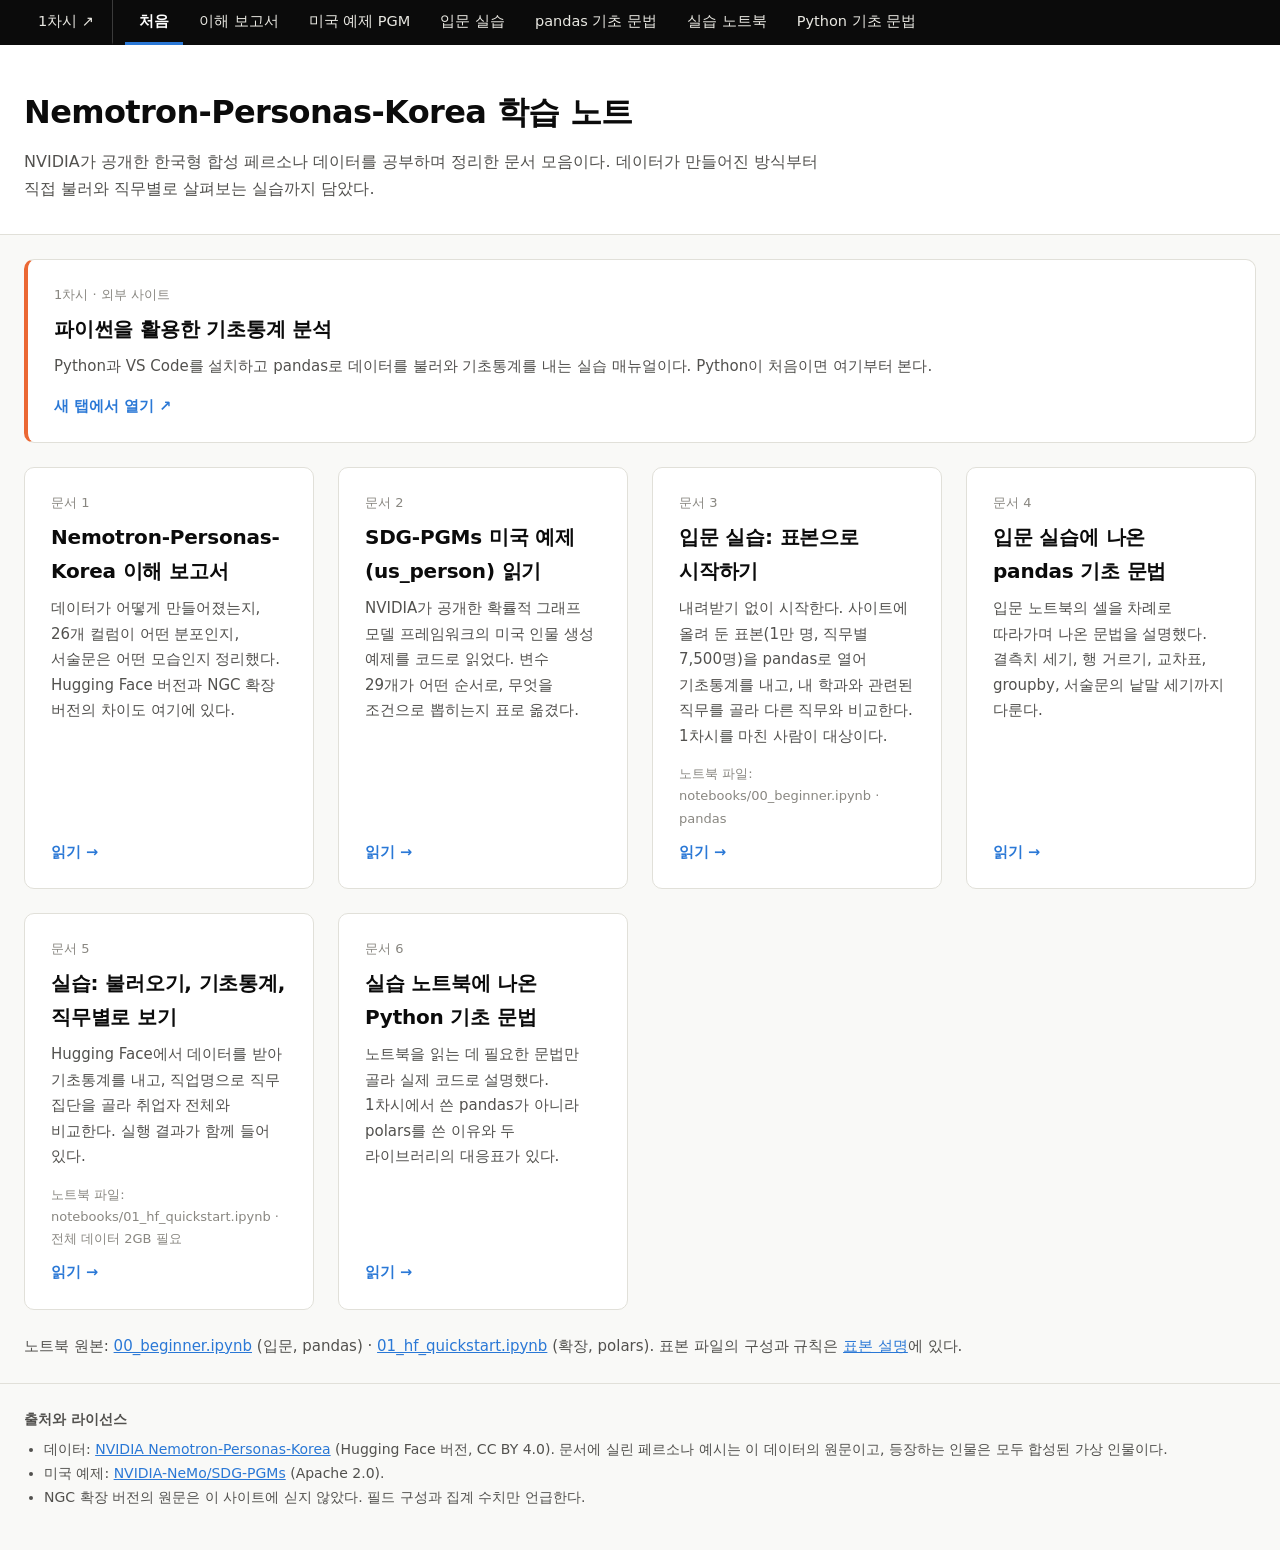
<file: index.html>
<!doctype html>
<html lang=ko><head><meta charset=utf-8><meta name=viewport content="width=device-width,initial-scale=1">
<title>Nemotron-Personas-Korea 학습 노트</title><style>
:root{
  --page:#f9f9f7; --surface:#ffffff; --ink:#0b0b0b; --ink-2:#52514e; --muted:#898781; --line:#e1e0d9;
  --accent:#2a78d6; --accent-2:#eb6834; --accent-soft:#eaf2fc;
  --max-width:1440px; --gap:24px; --radius:10px;
  --font:"Pretendard","Malgun Gothic","Apple SD Gothic Neo",system-ui,sans-serif;
}
*{box-sizing:border-box}
body{margin:0;background:var(--page);color:var(--ink);font-family:var(--font);font-size:16px;line-height:1.7;word-break:keep-all}
header.top{background:var(--surface);border-bottom:1px solid var(--line);padding:40px var(--gap) 32px}
header.top .inner,main,footer .inner{max-width:var(--max-width);margin:0 auto}
h1{margin:0 0 8px;font-size:32px;letter-spacing:-.02em}
header.top p{margin:0;color:var(--ink-2);max-width:80ch}
main{padding:var(--gap)}
.cards{display:grid;grid-template-columns:repeat(auto-fit,minmax(320px,1fr));gap:var(--gap)}
.card{display:flex;flex-direction:column;background:var(--surface);border:1px solid var(--line);border-radius:var(--radius);
  padding:24px 26px;text-decoration:none;color:var(--ink);transition:border-color .15s,transform .15s}
.card:hover{border-color:var(--accent);transform:translateY(-2px)}
.card.ext{border-left:4px solid var(--accent-2);grid-column:1/-1}
.cards{grid-template-columns:repeat(auto-fit,minmax(270px,1fr))}
.card h2{font-size:20px;margin:6px 0 8px;letter-spacing:-.01em}
.card p{margin:0 0 14px;color:var(--ink-2);font-size:15px}
.tag{color:var(--muted);font-size:13px}
.sub{color:var(--muted);font-size:13px;margin-bottom:10px}
.go{margin-top:auto;color:var(--accent);font-size:14.5px;font-weight:600}
.dl{margin:var(--gap) 0 0;color:var(--ink-2);font-size:15px}
footer{border-top:1px solid var(--line);padding:24px var(--gap) 40px;color:var(--ink-2);font-size:14px}
footer ul{margin:6px 0 0;padding-left:20px}
a{color:var(--accent)}
</style></head><body>
<style>.sitenav{--sn-bg:#0b0b0b;--sn-ink:#e9e8e2;--sn-on:#2a78d6;background:var(--sn-bg);padding:0 24px;font-family:'Pretendard','Malgun Gothic',system-ui,sans-serif;font-size:14.5px;line-height:1.4;position:relative;z-index:50}.sitenav .in{max-width:1440px;margin:0 auto;display:flex;flex-wrap:wrap;gap:2px;align-items:center}.sitenav a{color:var(--sn-ink);text-decoration:none;padding:11px 14px;border-bottom:3px solid transparent;display:block}.sitenav a:hover{background:rgba(255,255,255,.08)}.sitenav a.on{border-bottom-color:var(--sn-on);color:#fff;font-weight:600}.sitenav a.ext{margin-right:10px;padding-right:18px;border-right:1px solid rgba(255,255,255,.2)}body.jp-Notebook{padding-top:0!important}body.jp-Notebook>.sitenav{margin:0 calc(-1*var(--jp-notebook-padding,20px));margin-bottom:var(--jp-notebook-padding,20px)}</style><div class="sitenav" role="navigation" aria-label="사이트 메뉴"><div class="in"><a class="ext" href="https://kwonsuhyeon.github.io/-statistics/" target="_blank" rel="noopener">1차시 ↗</a><a href="index.html" class=on>처음</a><a href="report.html">이해 보고서</a><a href="us-person-pgm.html">미국 예제 PGM</a><a href="beginner.html">입문 실습</a><a href="pandas-basics.html">pandas 기초 문법</a><a href="quickstart.html">실습 노트북</a><a href="python-basics.html">Python 기초 문법</a></div></div>
<header class=top><div class=inner>
<h1>Nemotron-Personas-Korea 학습 노트</h1>
<p>NVIDIA가 공개한 한국형 합성 페르소나 데이터를 공부하며 정리한 문서 모음이다. 데이터가 만들어진 방식부터 직접 불러와 직무별로 살펴보는 실습까지 담았다.</p>
</div></header>
<main>
<div class=cards>
<a class="card ext" href="https://kwonsuhyeon.github.io/-statistics/" target="_blank" rel="noopener"><span class=tag>1차시 · 외부 사이트</span><h2>파이썬을 활용한 기초통계 분석</h2><p>Python과 VS Code를 설치하고 pandas로 데이터를 불러와 기초통계를 내는 실습 매뉴얼이다. Python이 처음이면 여기부터 본다.</p><span class=go>새 탭에서 열기 ↗</span></a><a class=card href="report.html"><span class=tag>문서 1</span><h2>Nemotron-Personas-Korea 이해 보고서</h2><p>데이터가 어떻게 만들어졌는지, 26개 컬럼이 어떤 분포인지, 서술문은 어떤 모습인지 정리했다. Hugging Face 버전과 NGC 확장 버전의 차이도 여기에 있다.</p><span class=go>읽기 →</span></a><a class=card href="us-person-pgm.html"><span class=tag>문서 2</span><h2>SDG-PGMs 미국 예제(us_person) 읽기</h2><p>NVIDIA가 공개한 확률적 그래프 모델 프레임워크의 미국 인물 생성 예제를 코드로 읽었다. 변수 29개가 어떤 순서로, 무엇을 조건으로 뽑히는지 표로 옮겼다.</p><span class=go>읽기 →</span></a><a class=card href="beginner.html"><span class=tag>문서 3</span><h2>입문 실습: 표본으로 시작하기</h2><p>내려받기 없이 시작한다. 사이트에 올려 둔 표본(1만 명, 직무별 7,500명)을 pandas로 열어 기초통계를 내고, 내 학과와 관련된 직무를 골라 다른 직무와 비교한다. 1차시를 마친 사람이 대상이다.</p><span class=sub>노트북 파일: notebooks/00_beginner.ipynb · pandas</span><span class=go>읽기 →</span></a><a class=card href="pandas-basics.html"><span class=tag>문서 4</span><h2>입문 실습에 나온 pandas 기초 문법</h2><p>입문 노트북의 셀을 차례로 따라가며 나온 문법을 설명했다. 결측치 세기, 행 거르기, 교차표, groupby, 서술문의 낱말 세기까지 다룬다.</p><span class=go>읽기 →</span></a><a class=card href="quickstart.html"><span class=tag>문서 5</span><h2>실습: 불러오기, 기초통계, 직무별로 보기</h2><p>Hugging Face에서 데이터를 받아 기초통계를 내고, 직업명으로 직무 집단을 골라 취업자 전체와 비교한다. 실행 결과가 함께 들어 있다.</p><span class=sub>노트북 파일: notebooks/01_hf_quickstart.ipynb · 전체 데이터 2GB 필요</span><span class=go>읽기 →</span></a><a class=card href="python-basics.html"><span class=tag>문서 6</span><h2>실습 노트북에 나온 Python 기초 문법</h2><p>노트북을 읽는 데 필요한 문법만 골라 실제 코드로 설명했다. 1차시에서 쓴 pandas가 아니라 polars를 쓴 이유와 두 라이브러리의 대응표가 있다.</p><span class=go>읽기 →</span></a>
</div>
<p class=dl>노트북 원본: <a href="notebooks/00_beginner.ipynb" download>00_beginner.ipynb</a> (입문, pandas) · <a href="notebooks/01_hf_quickstart.ipynb" download>01_hf_quickstart.ipynb</a> (확장, polars). 표본 파일의 구성과 규칙은 <a href="samples.html">표본 설명</a>에 있다.</p>
</main>
<footer><div class=inner>
<strong>출처와 라이선스</strong>
<ul>
<li>데이터: <a href="https://huggingface.co/datasets/nvidia/Nemotron-Personas-Korea">NVIDIA Nemotron-Personas-Korea</a> (Hugging Face 버전, CC BY 4.0). 문서에 실린 페르소나 예시는 이 데이터의 원문이고, 등장하는 인물은 모두 합성된 가상 인물이다.</li>
<li>미국 예제: <a href="https://github.com/NVIDIA-NeMo/SDG-PGMs">NVIDIA-NeMo/SDG-PGMs</a> (Apache 2.0).</li>
<li>NGC 확장 버전의 원문은 이 사이트에 싣지 않았다. 필드 구성과 집계 수치만 언급한다.</li>
</ul>
</div></footer>
<style>.totop{--tt-bg:#0b0b0b;--tt-ink:#e9e8e2;--tt-on:#2a78d6;position:fixed;right:24px;bottom:24px;z-index:60;width:46px;height:46px;border-radius:50%;border:0;background:var(--tt-bg);color:var(--tt-ink);font-size:20px;line-height:1;cursor:pointer;box-shadow:0 4px 14px rgba(0,0,0,.25);opacity:0;visibility:hidden;transform:translateY(8px);transition:opacity .2s,transform .2s,visibility .2s;font-family:system-ui,sans-serif}.totop.show{opacity:1;visibility:visible;transform:none}.totop:hover{background:var(--tt-on)}@media (max-width:600px){.totop{right:14px;bottom:14px;width:42px;height:42px}}</style><button id="totop" class="totop" type="button" title="맨 위로" aria-label="맨 위로">↑</button><script>(function(){var b=document.getElementById('totop');if(!b)return;var LIM=600;function u(){b.classList.toggle('show',window.scrollY>LIM);}window.addEventListener('scroll',u,{passive:true});u();b.addEventListener('click',function(){window.scrollTo({top:0,behavior:'smooth'});});})();</script></body></html>
</file>
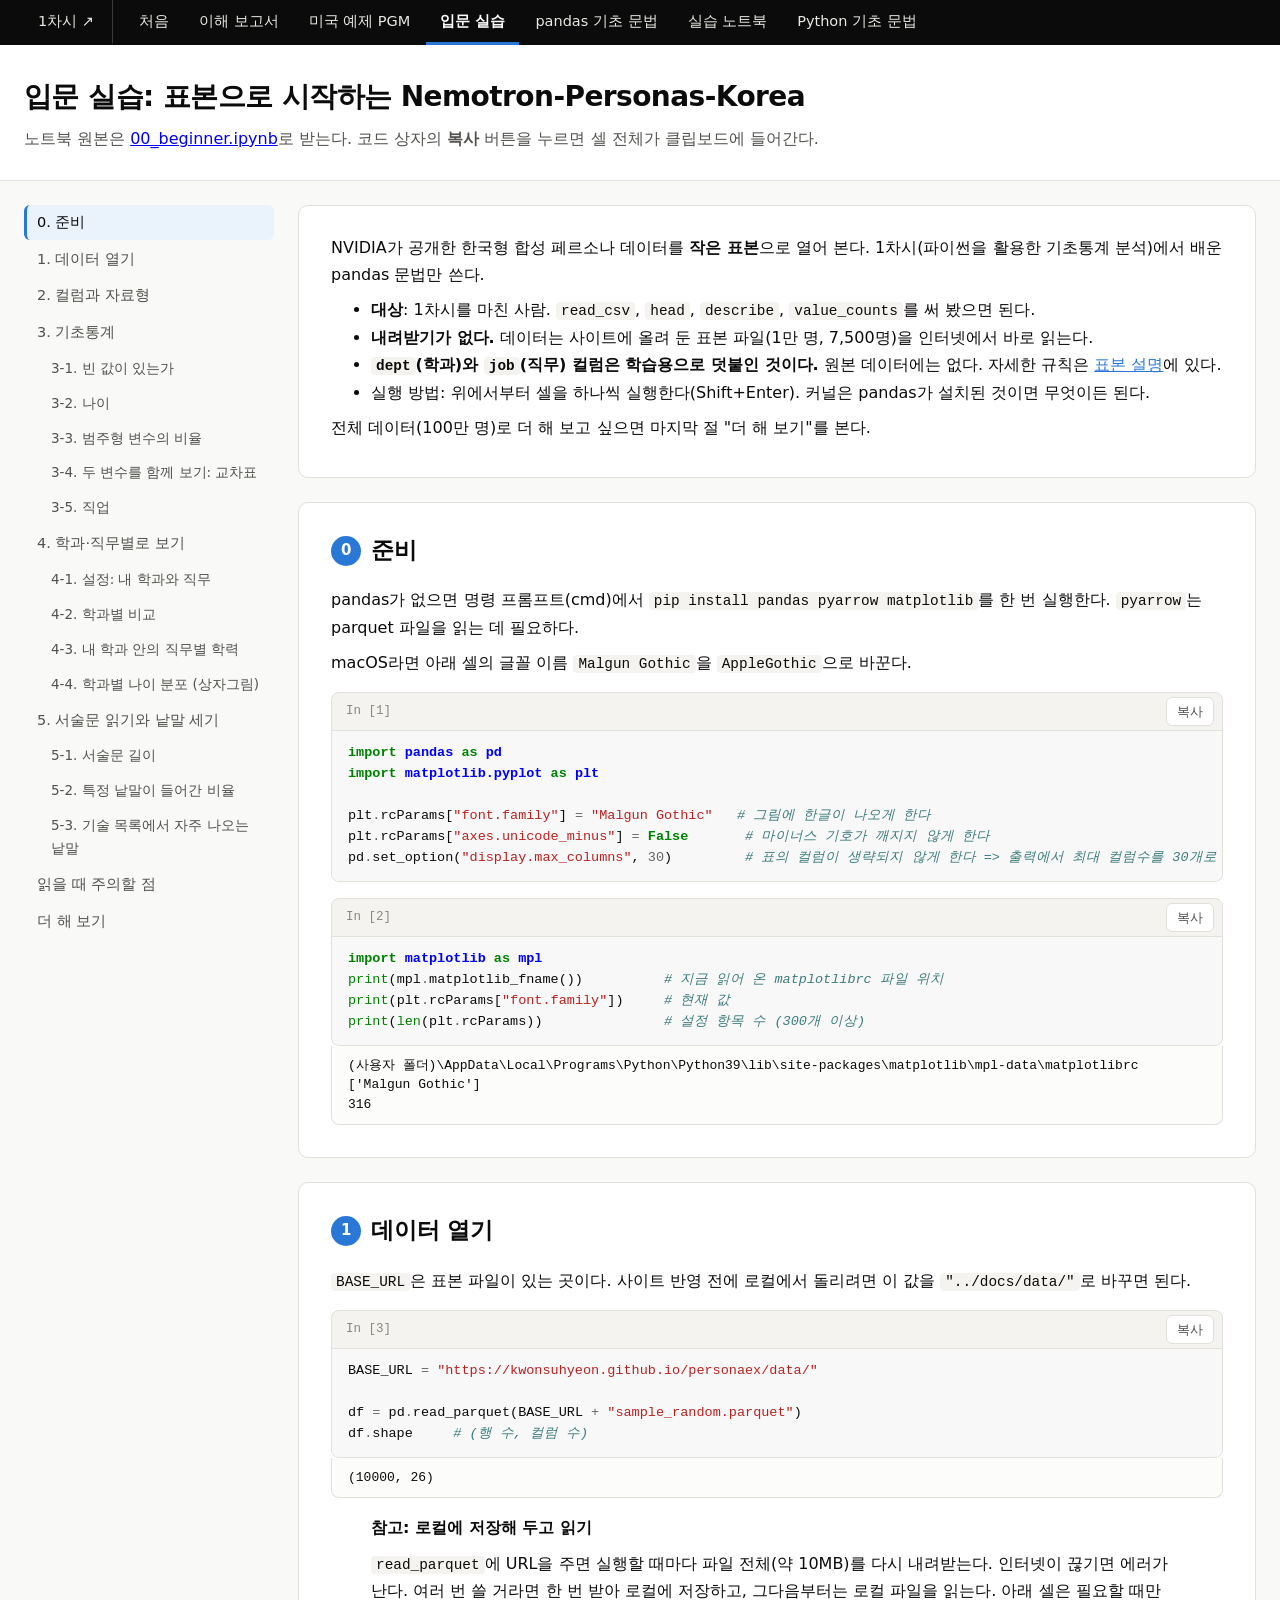
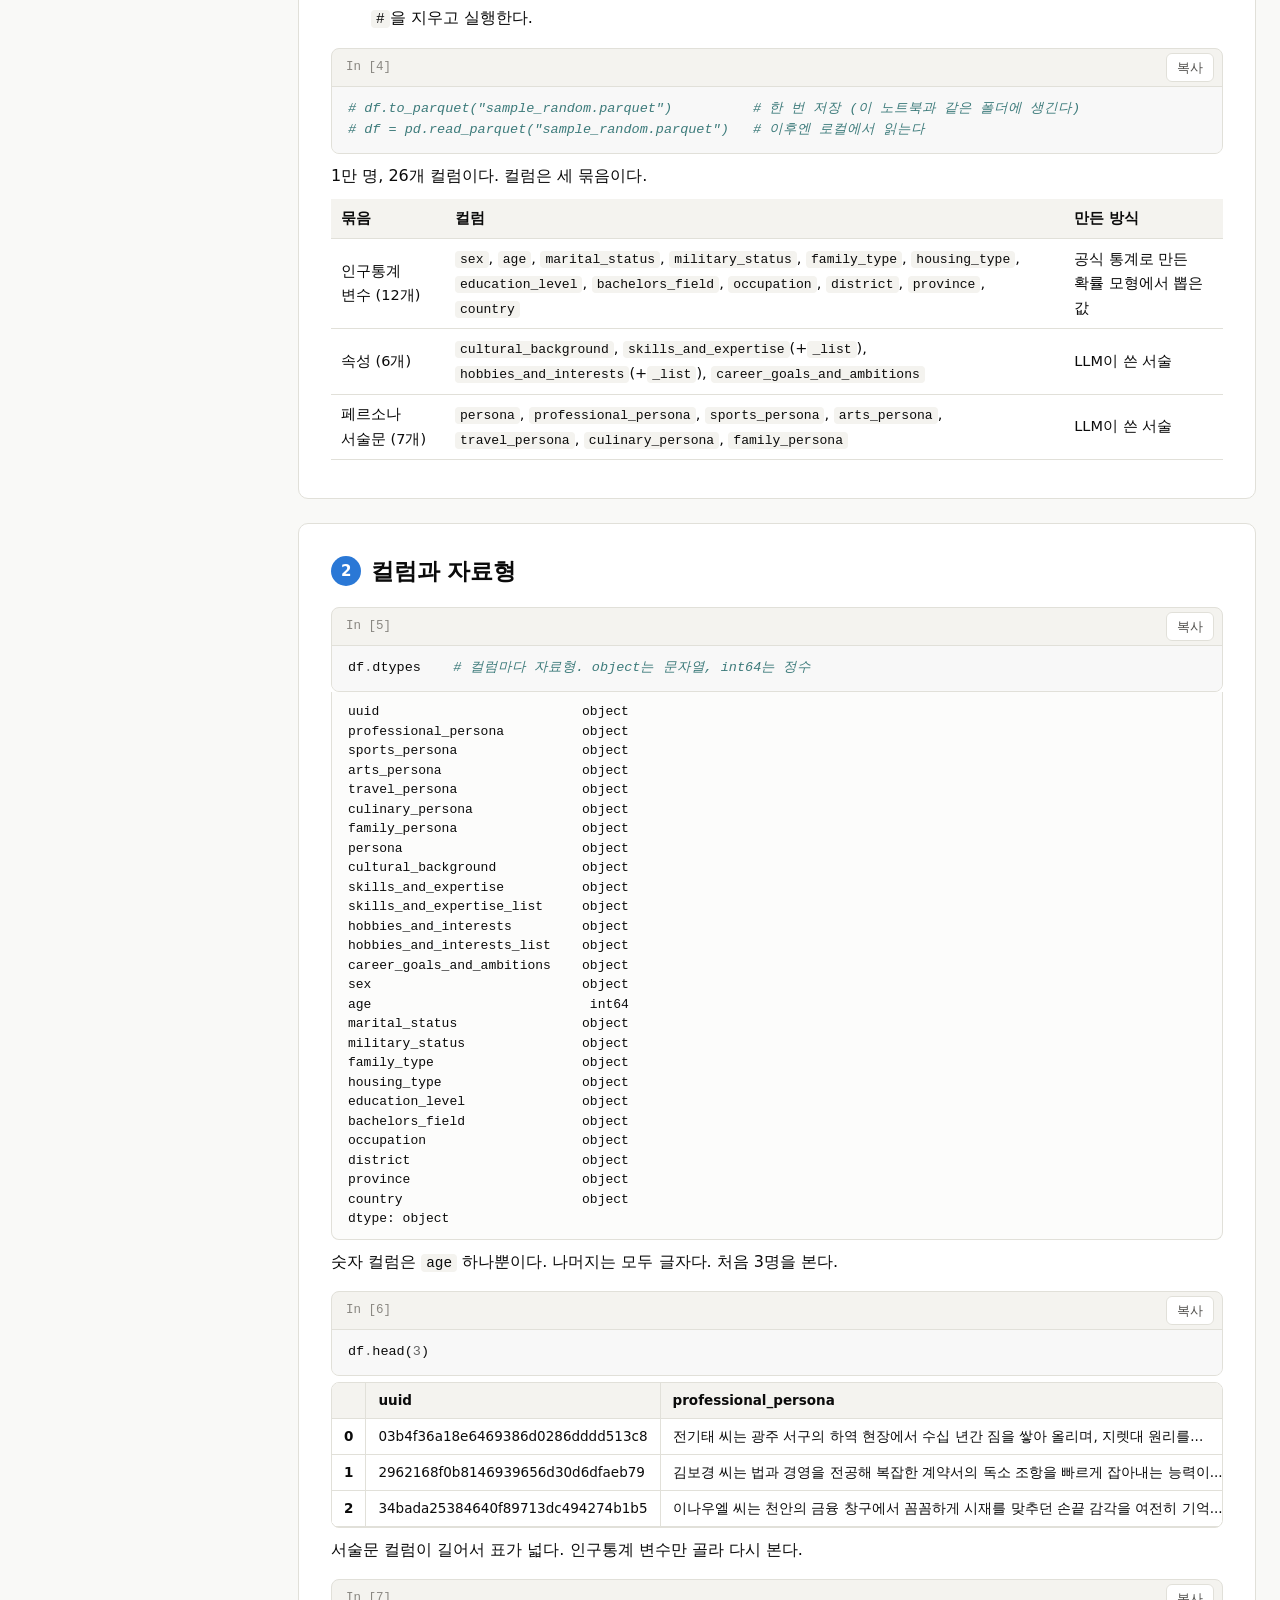
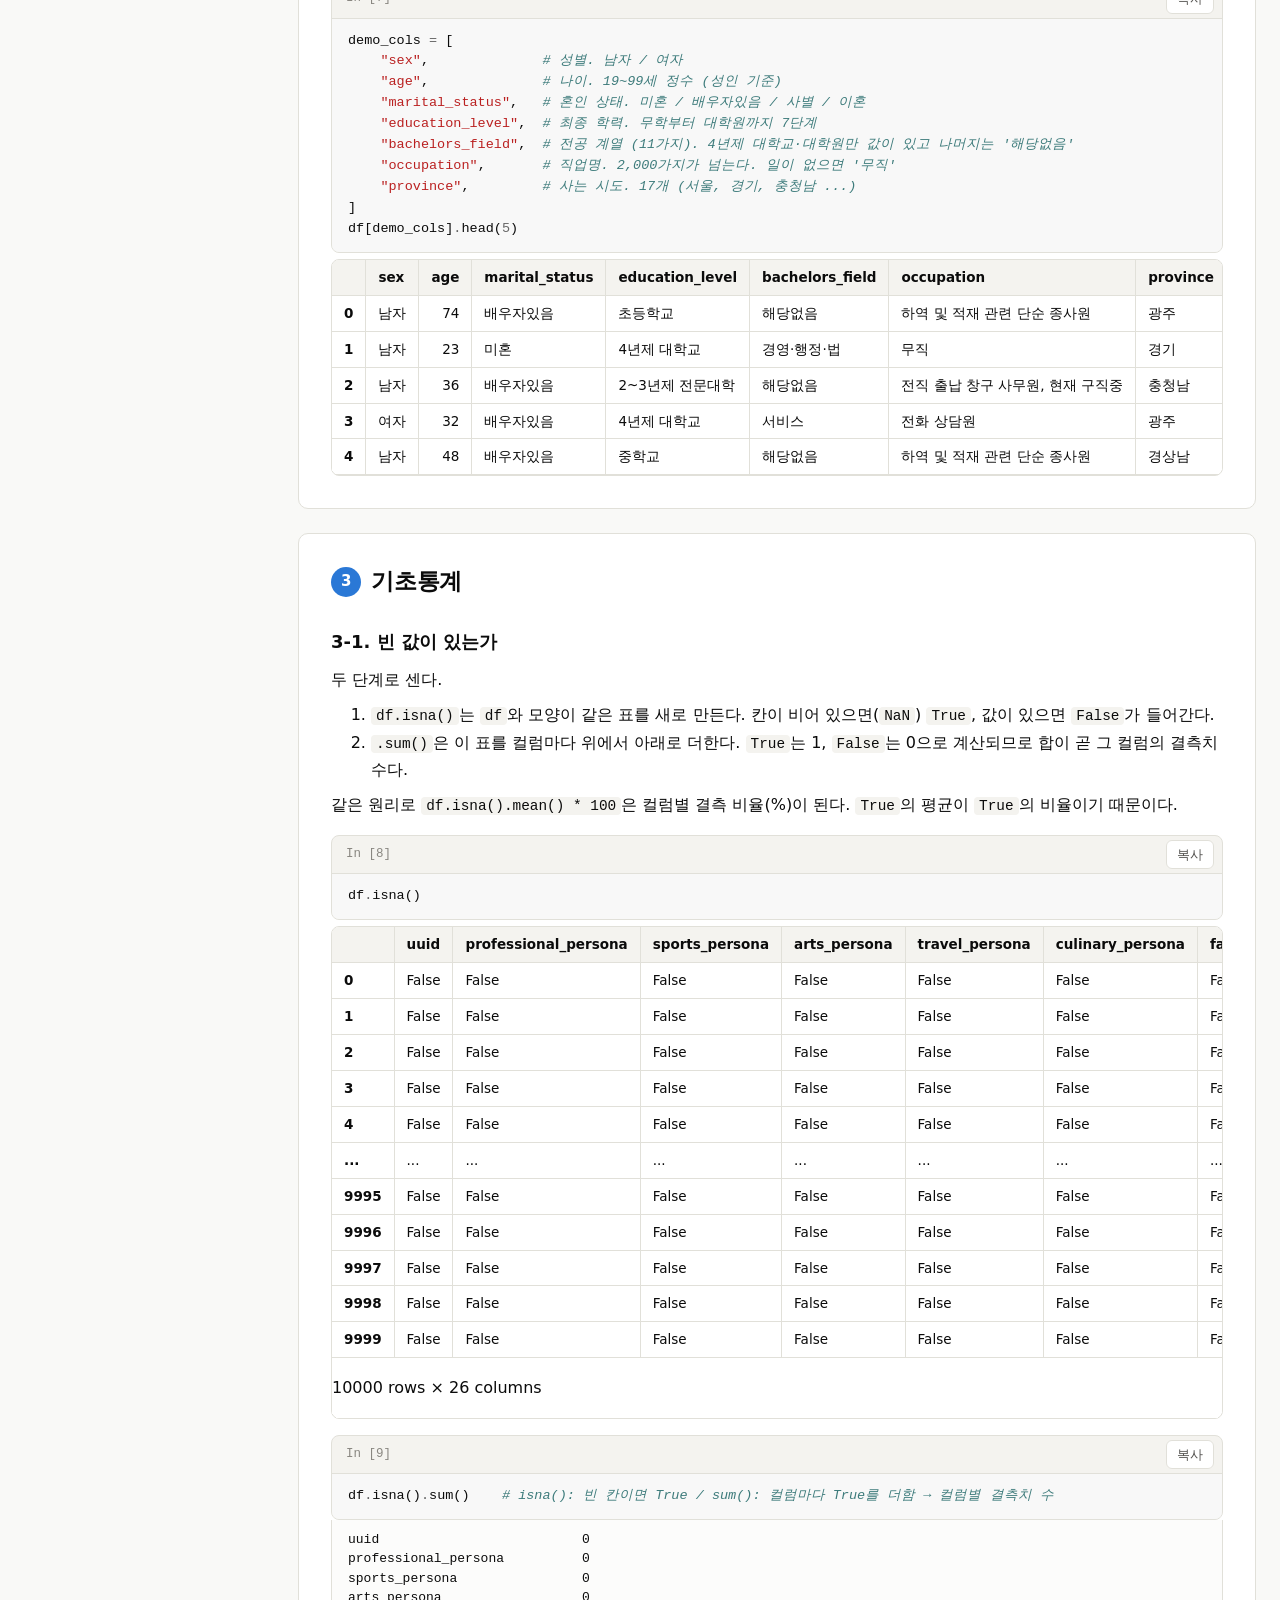
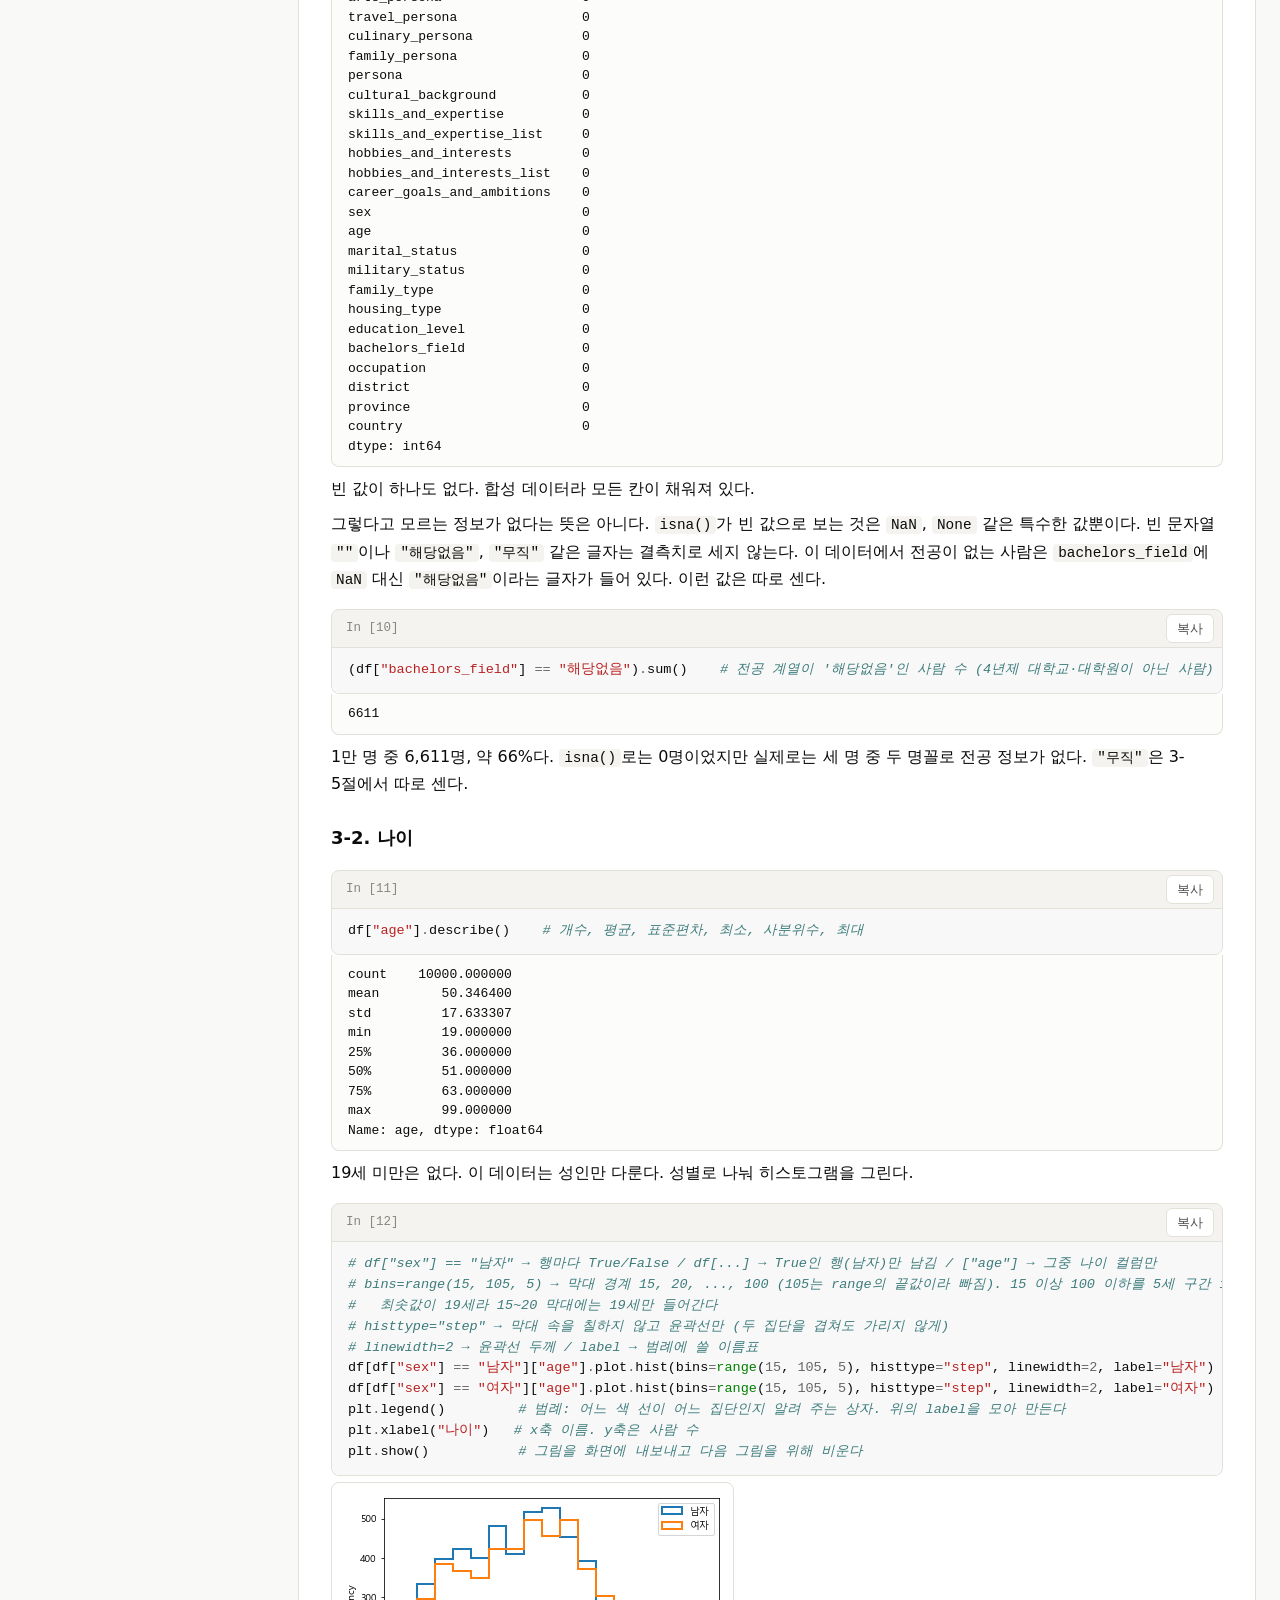
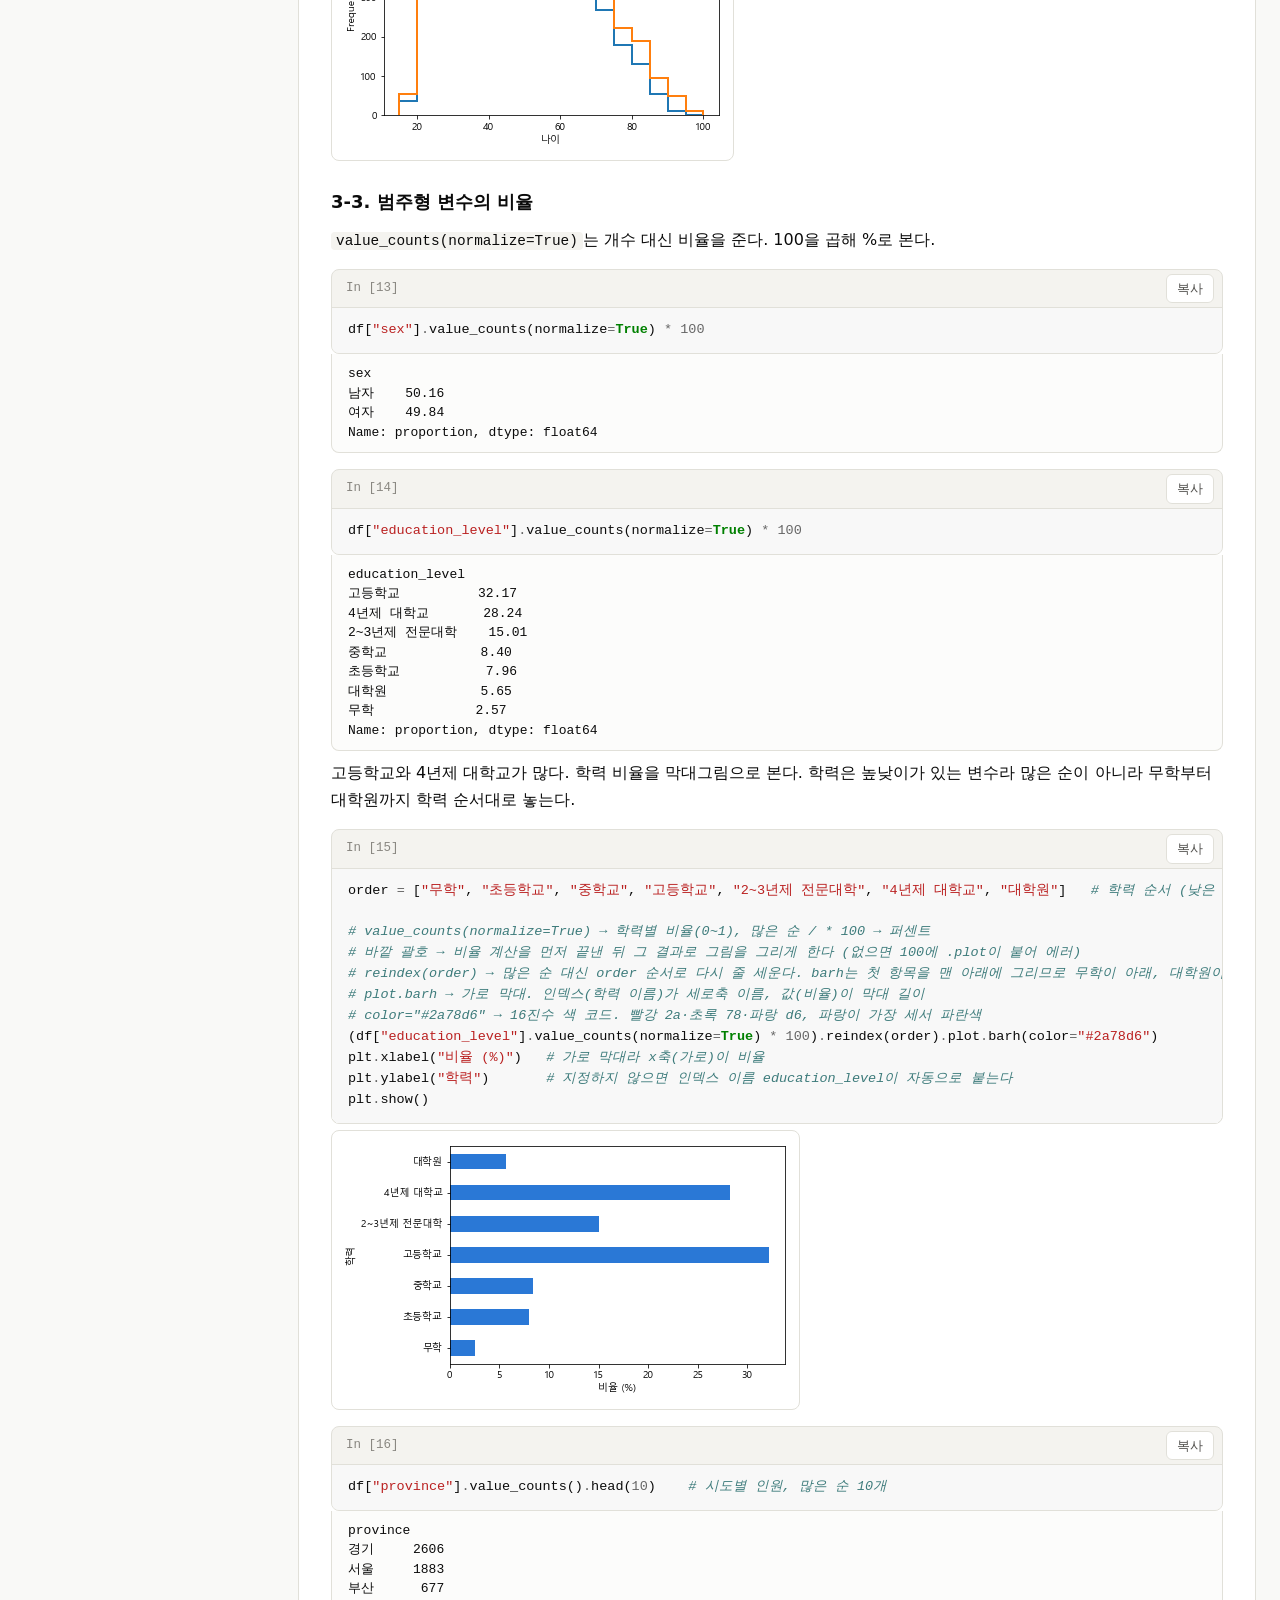
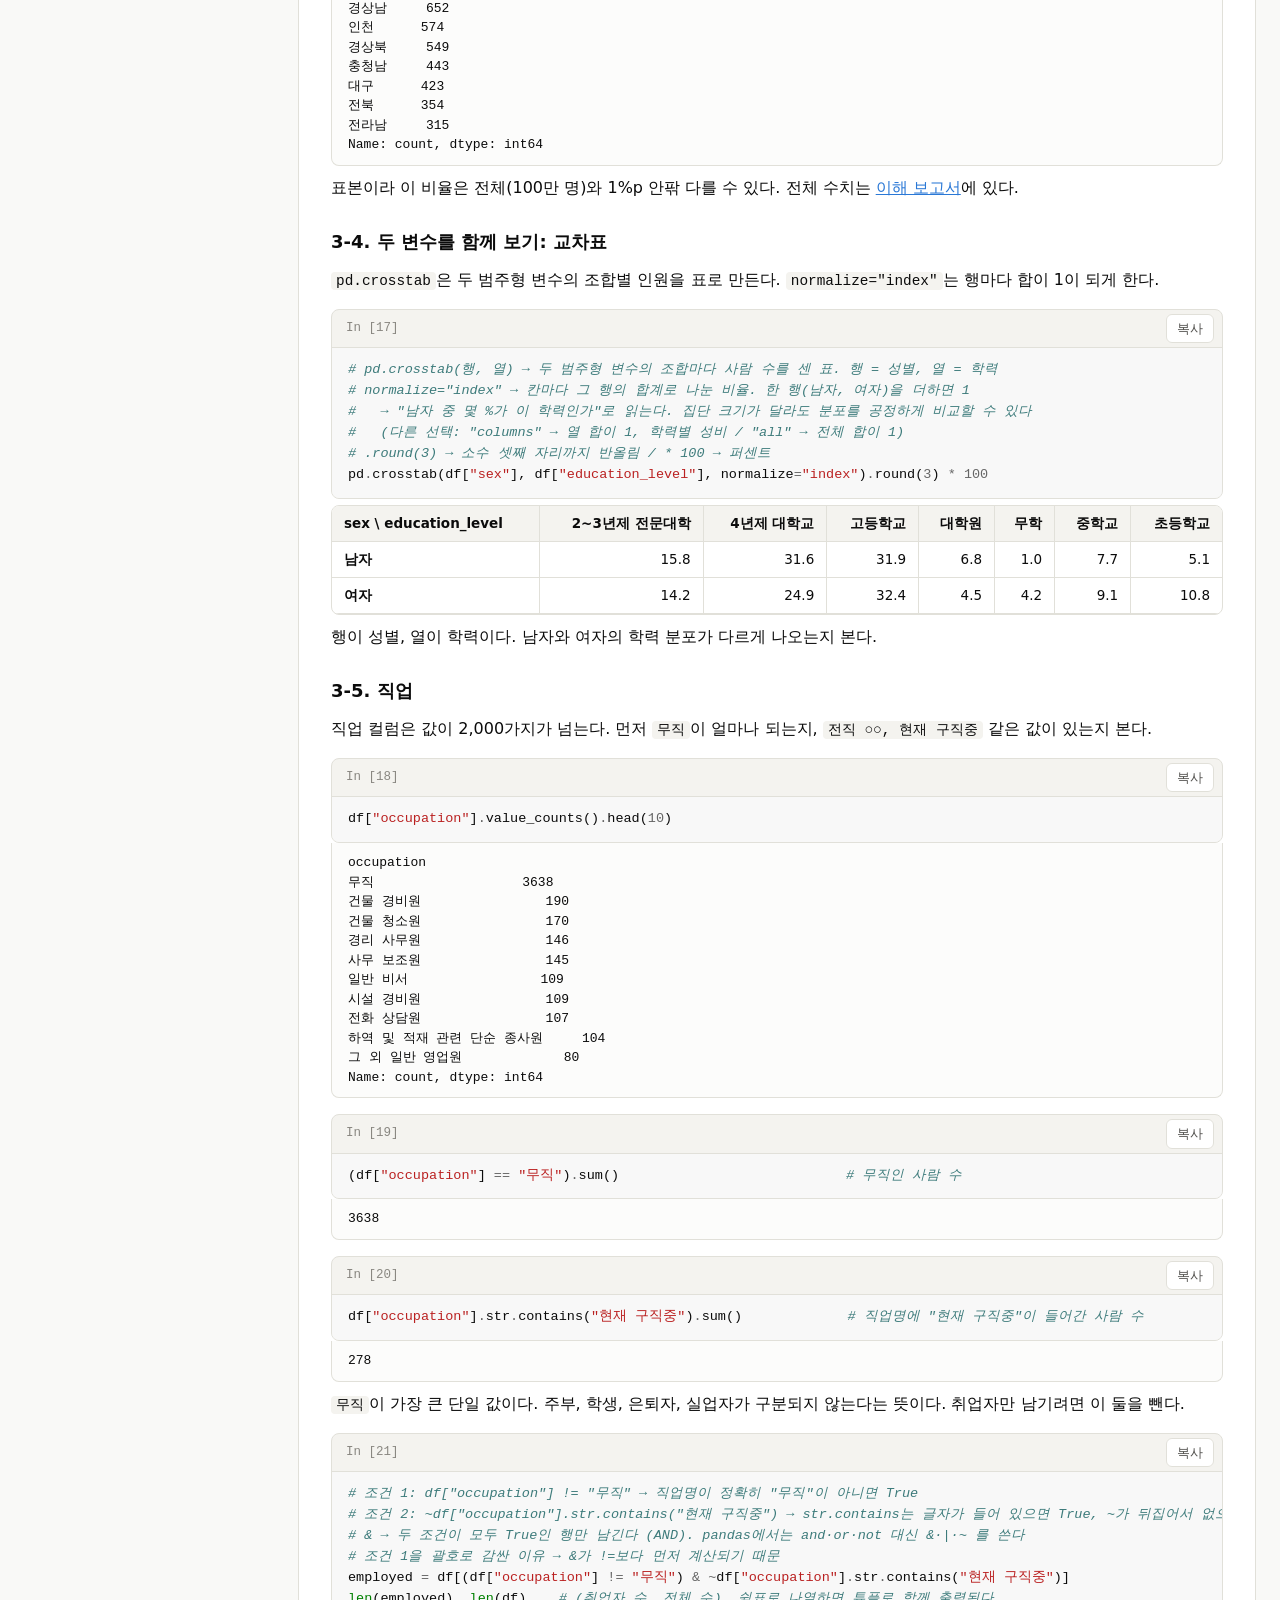
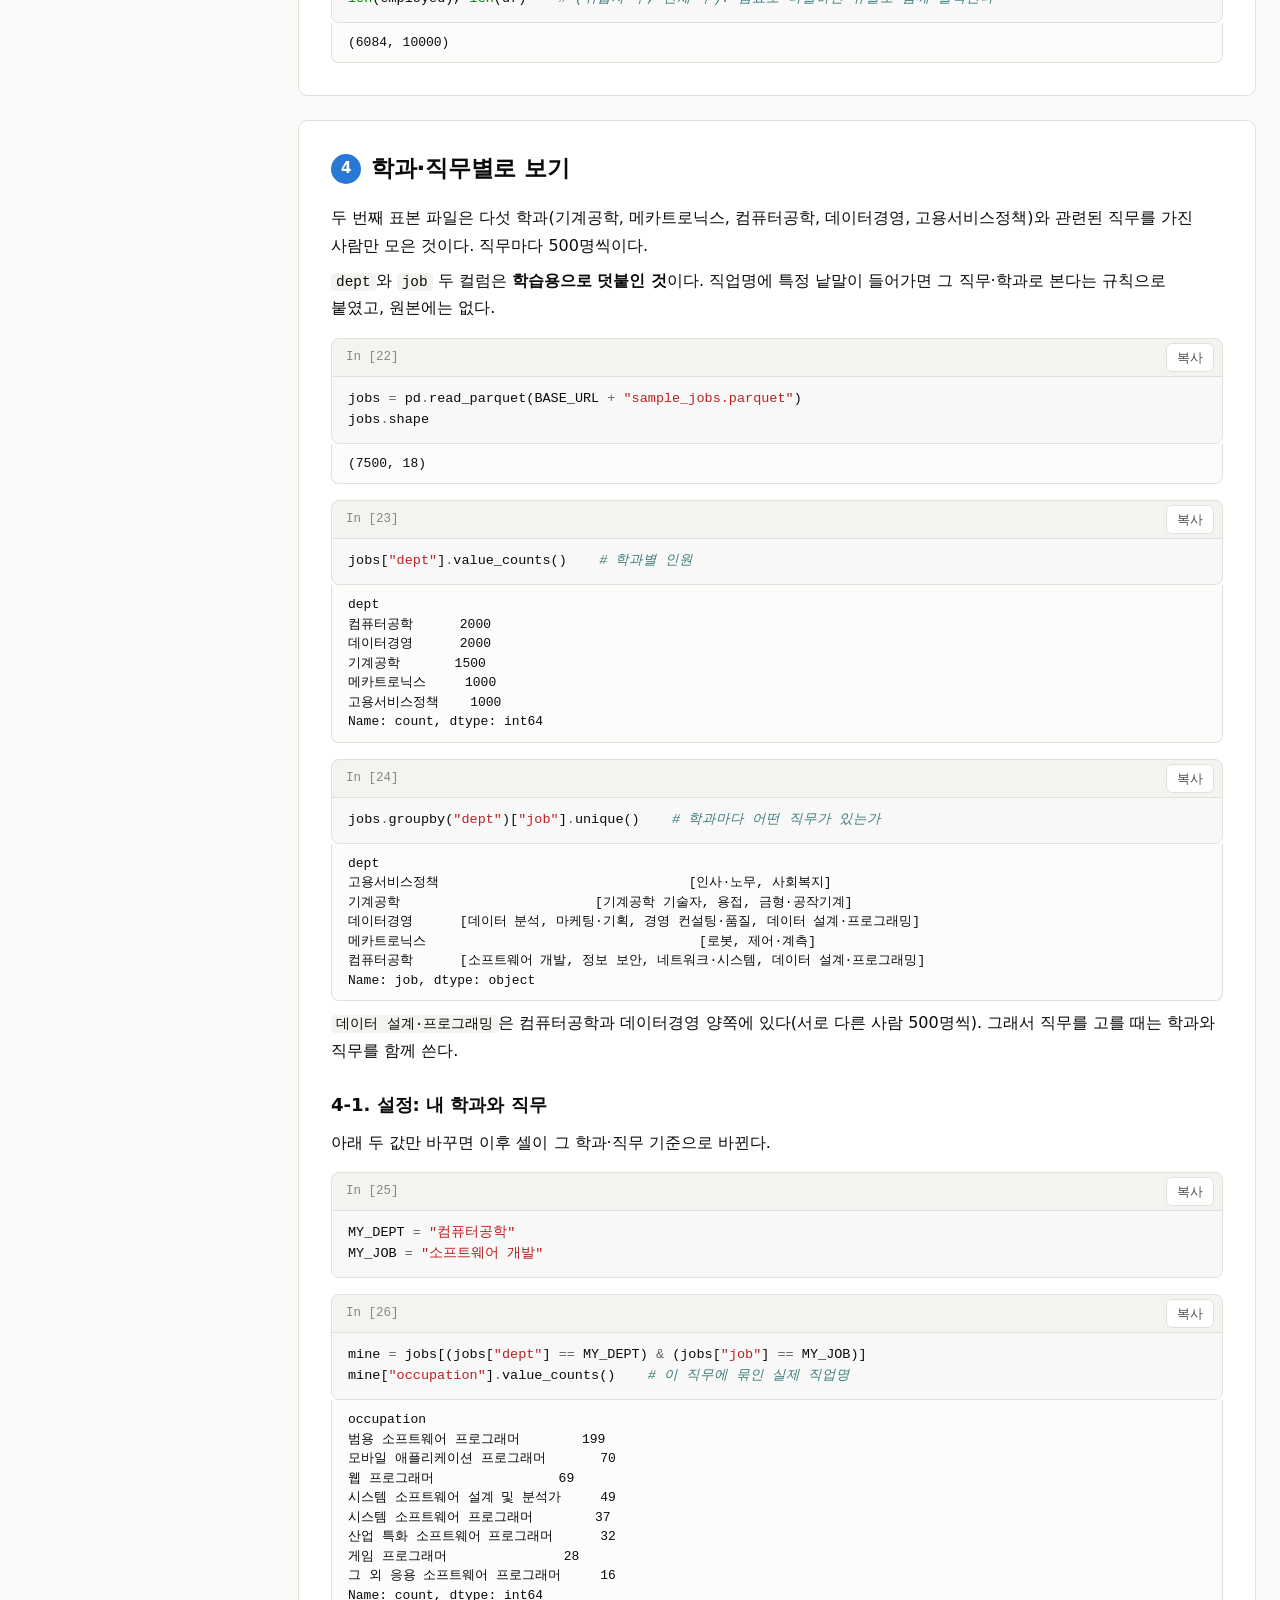
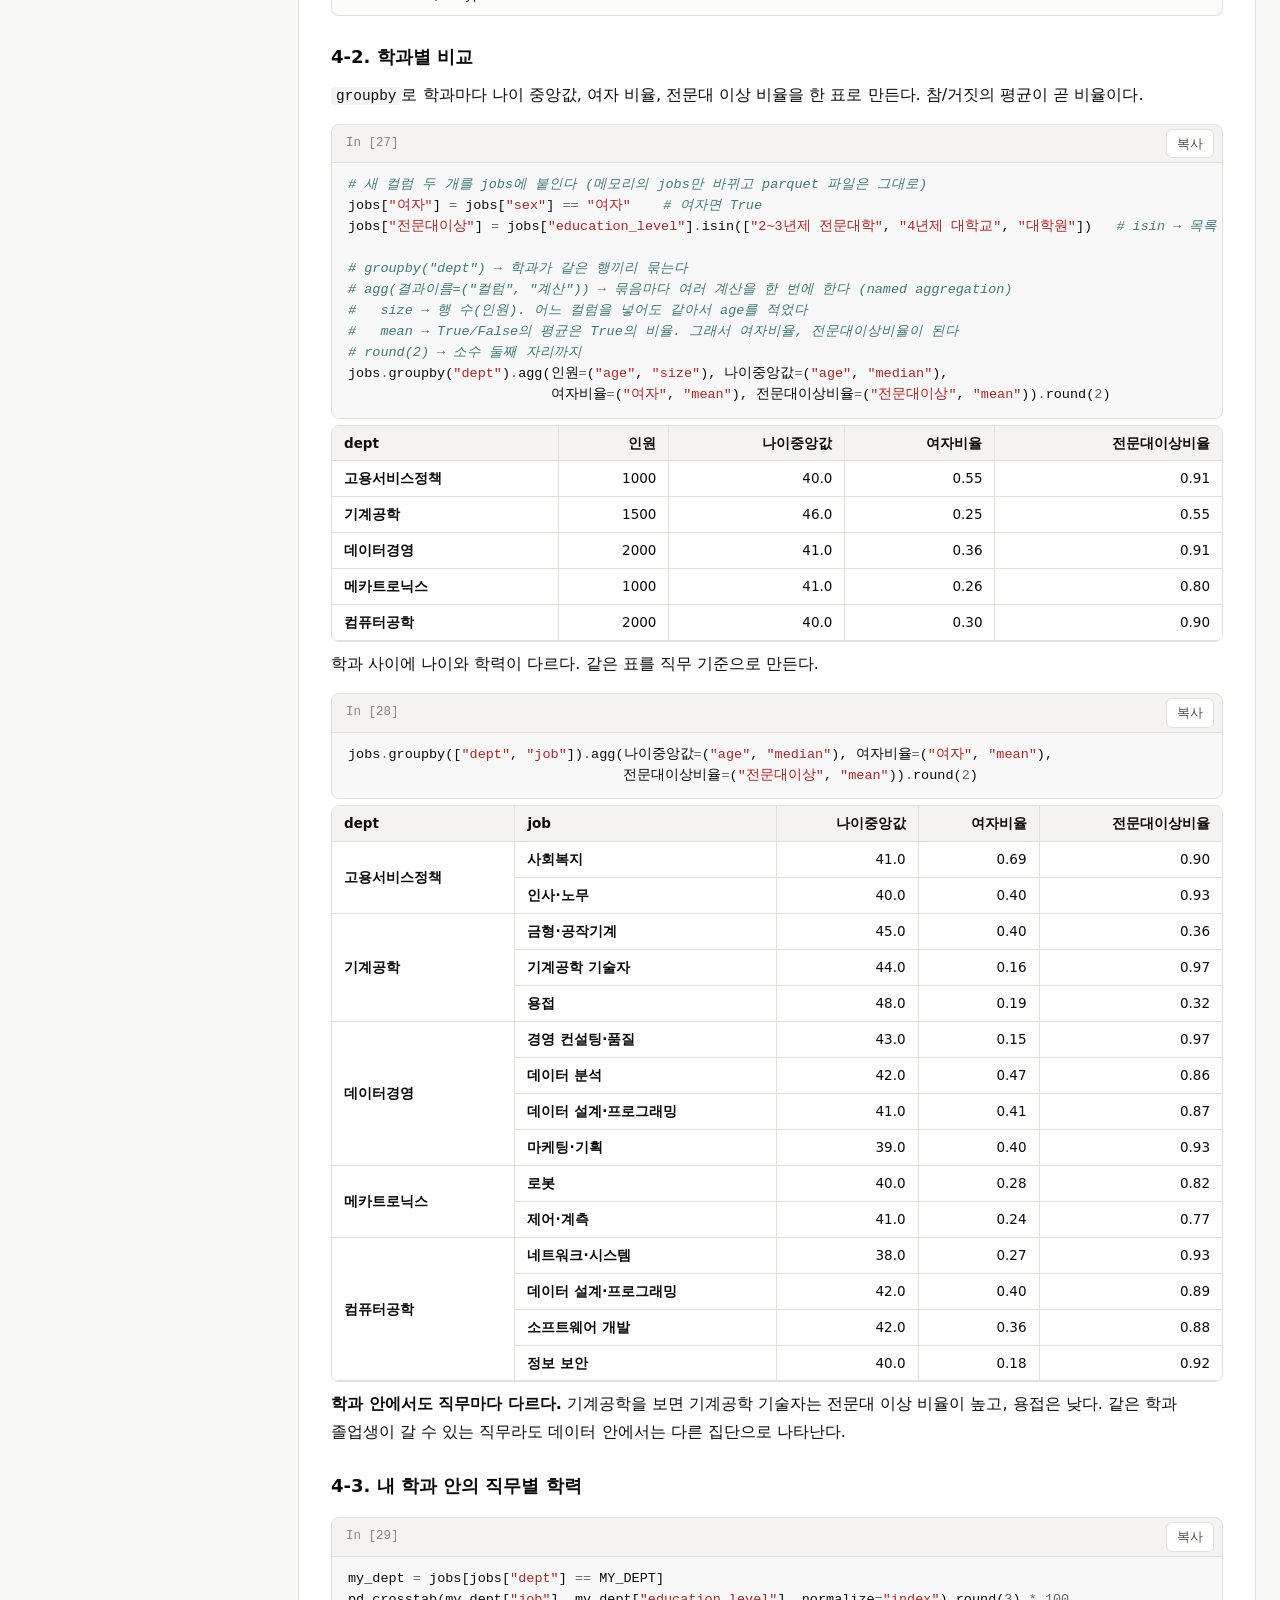
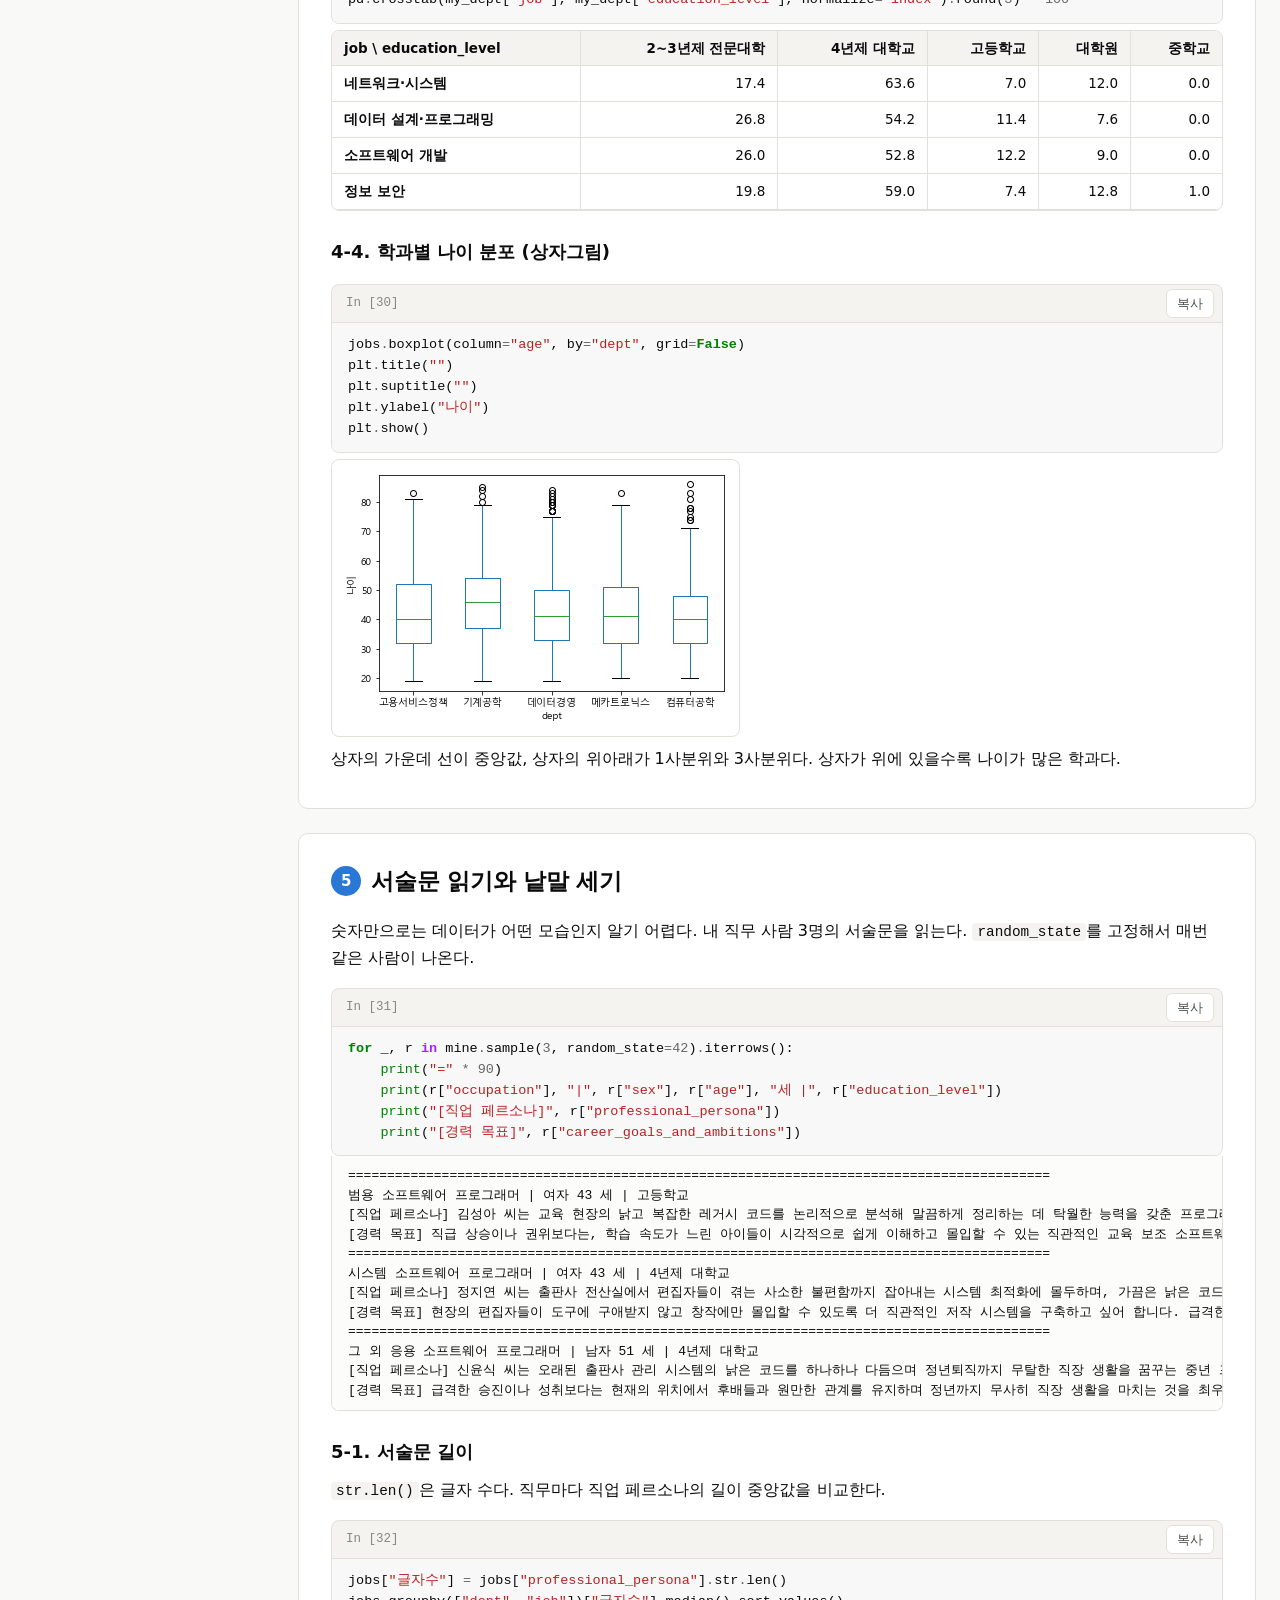
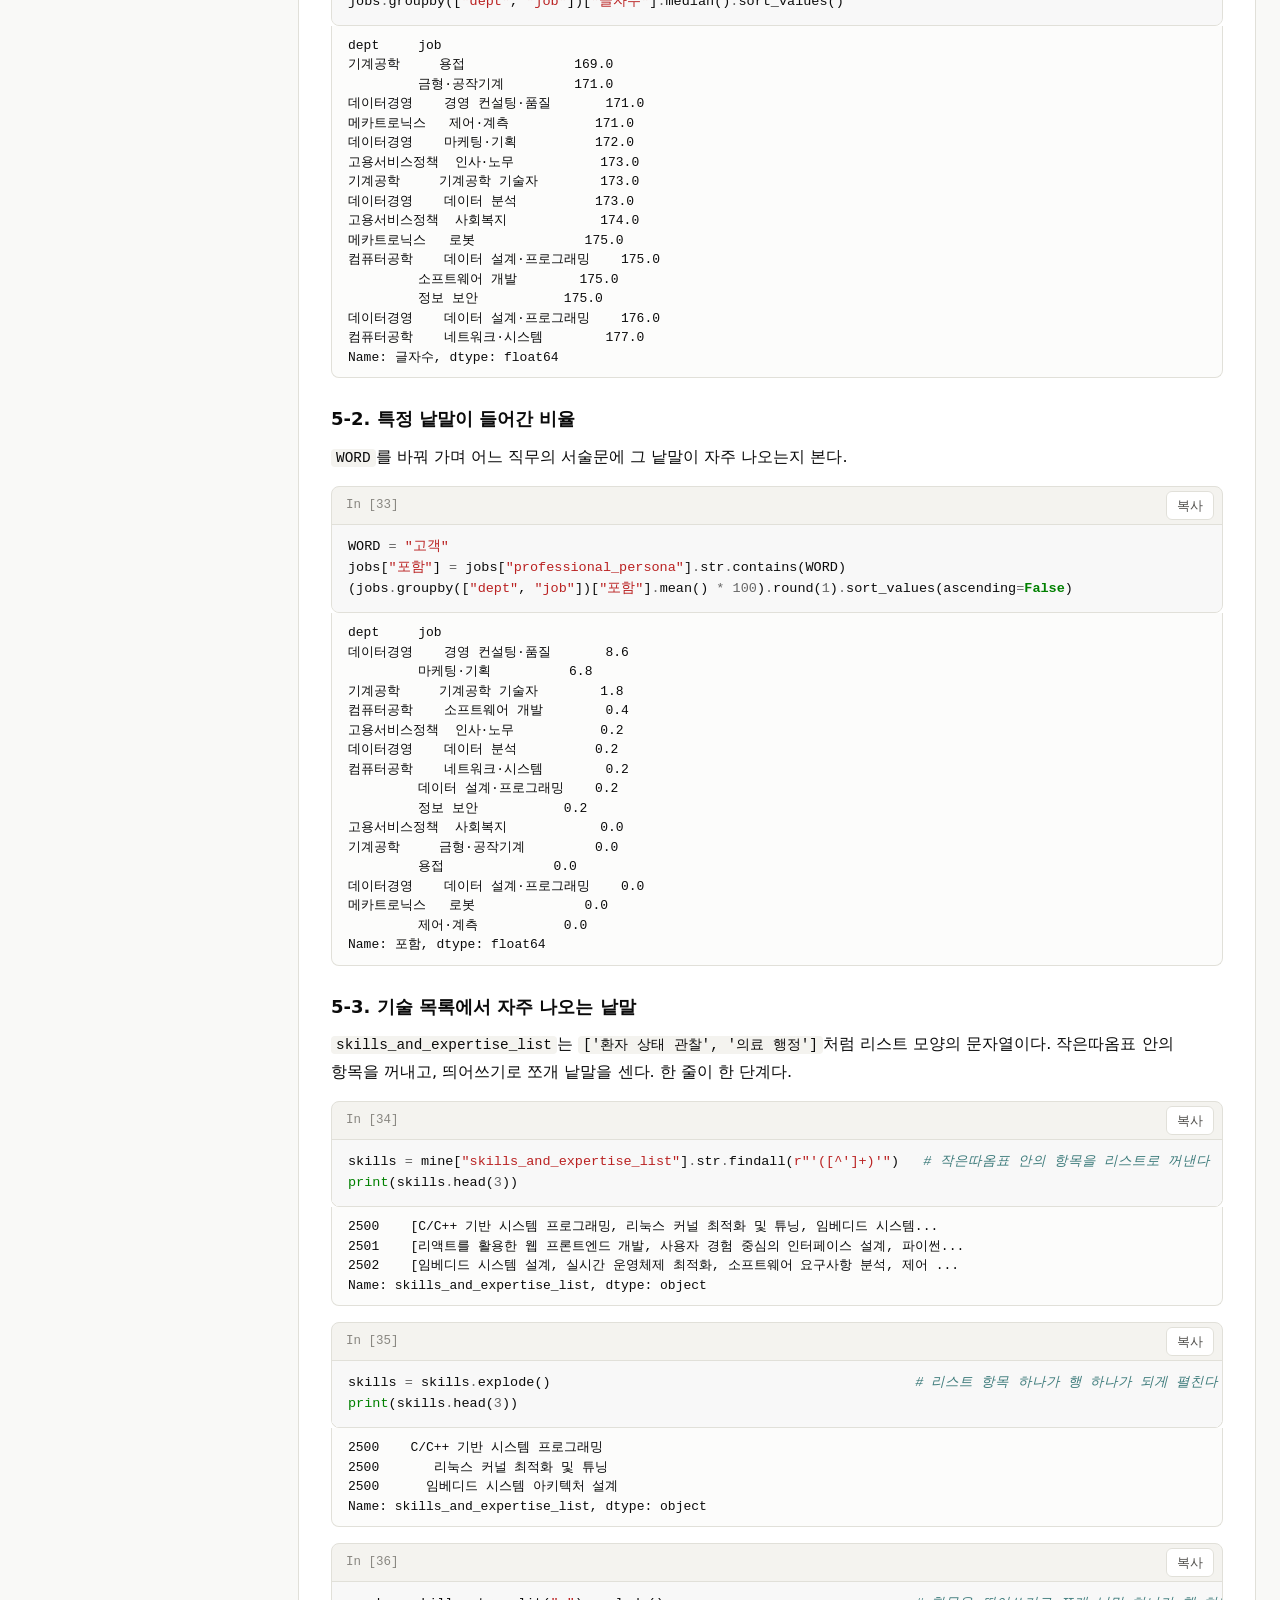
<file: beginner.html>
<!doctype html>
<html lang=ko><head><meta charset=utf-8><meta name=viewport content="width=device-width,initial-scale=1">
<title>입문 실습: 표본으로 시작하는 Nemotron-Personas-Korea</title><style>
:root{
  --page:#f9f9f7; --surface:#ffffff; --ink:#0b0b0b; --ink-2:#52514e; --muted:#898781; --line:#e1e0d9;
  --accent:#2a78d6; --accent-2:#eb6834; --accent-soft:#eaf2fc; --warn-bg:#fff4e5; --warn-ink:#8a4b00;
  --code-bg:#f4f3ef; --out-bg:#fcfcfb; --max-width:1440px; --nav-width:250px; --gap:24px; --radius:10px;
  --font:"Pretendard","Malgun Gothic","Apple SD Gothic Neo",system-ui,sans-serif;
  --mono:"D2Coding","Consolas","Cascadia Mono",monospace;
}
*{box-sizing:border-box}
html{scroll-behavior:smooth}
body{margin:0;background:var(--page);color:var(--ink);font-family:var(--font);font-size:16px;line-height:1.7;word-break:keep-all}
header.top{background:var(--surface);border-bottom:1px solid var(--line);padding:28px var(--gap)}
header.top .inner,.layout{max-width:var(--max-width);margin:0 auto}
header.top h1{margin:0 0 4px;font-size:28px;letter-spacing:-.02em}
header.top p{margin:0;color:var(--ink-2)}
.layout{display:grid;grid-template-columns:var(--nav-width) minmax(0,1fr);gap:var(--gap);padding:var(--gap)}
nav.toc{position:sticky;top:16px;align-self:start;display:flex;flex-direction:column;gap:2px;font-size:14.5px;max-height:calc(100vh - 32px);overflow:auto;scrollbar-width:none}
nav.toc::-webkit-scrollbar{display:none}
nav.toc a{color:var(--ink-2);text-decoration:none;padding:5px 10px;border-radius:6px;border-left:3px solid transparent}
nav.toc a.l3{padding-left:24px;font-size:13.5px}
nav.toc a:hover{background:var(--accent-soft);color:var(--ink);border-left-color:var(--accent)}
main{min-width:0}
section{background:var(--surface);border:1px solid var(--line);border-radius:var(--radius);padding:28px 32px;margin-bottom:var(--gap)}
section > .md:first-child > :first-child{margin-top:0}
.md h2{font-size:23px;margin:0 0 16px;letter-spacing:-.01em;display:flex;align-items:center;gap:10px}
h2 .no{background:var(--accent);color:#fff;border-radius:50%;width:30px;height:30px;display:inline-grid;place-items:center;font-size:15px;flex:none}
.md h3{font-size:18px;margin:26px 0 8px}
.md p,.md ul,.md ol{margin:8px 0}
.md code,.out code{font-family:var(--mono);font-size:.9em;background:var(--code-bg);padding:1px 5px;border-radius:4px}
.md pre{background:var(--code-bg);border-radius:8px;padding:12px 16px;overflow-x:auto;font-size:13.5px;line-height:1.55;position:relative}
.md pre code{background:none;padding:0;font-size:1em}
.md a{color:var(--accent)}
.cell.mdcell{margin:10px 0 14px}
.cell{margin:16px 0 0;border:1px solid var(--line);border-radius:8px;overflow:hidden;background:var(--code-bg)}
.cellbar{display:flex;justify-content:space-between;align-items:center;padding:4px 8px 4px 14px;border-bottom:1px solid var(--line);font-size:12.5px;color:var(--muted)}
.cellno{font-family:var(--mono)}
button.copy{font:inherit;font-size:12.5px;color:var(--ink-2);background:var(--surface);border:1px solid var(--line);border-radius:6px;padding:3px 10px;cursor:pointer}
button.copy:hover{border-color:var(--accent);color:var(--accent)}
button.copy.done{color:#fff;background:var(--accent);border-color:var(--accent)}
pre.code{margin:0;padding:12px 16px;overflow-x:auto;font-family:var(--mono);font-size:13.5px;line-height:1.55}
pre.code code{font-family:inherit}
pre.out{margin:0 0 4px;padding:10px 16px;background:var(--out-bg);border:1px solid var(--line);border-top:0;border-radius:0 0 8px 8px;overflow-x:auto;font-family:var(--mono);font-size:13px;line-height:1.5;white-space:pre}
pre.out.err{color:#a11}
.tablewrap{overflow-x:auto;margin:6px 0 4px;background:var(--surface);border:1px solid var(--line);border-radius:8px}
.tablewrap table{border-collapse:collapse;font-size:13.5px;min-width:100%}
.tablewrap th,.tablewrap td{padding:6px 12px;border-bottom:1px solid var(--line);border-right:1px solid var(--line);vertical-align:middle;text-align:left;white-space:nowrap}
.tablewrap th:last-child,.tablewrap td:last-child{border-right:0}
.tablewrap thead tr:first-child th{background:var(--code-bg);font-weight:600}
.tablewrap td.num,.tablewrap th.num{text-align:right;font-variant-numeric:tabular-nums}
.tablewrap tbody th{font-weight:600;text-align:left;white-space:nowrap}
.tablewrap thead tr:nth-child(2) td{color:var(--muted);font-size:12px;font-family:var(--mono)}
.tablewrap tbody tr:hover{background:#fafaf8}
.md table{border-collapse:collapse;width:100%;font-size:14.5px;margin:10px 0}
.md th,.md td{padding:7px 10px;border-bottom:1px solid var(--line);vertical-align:middle;text-align:left}
.md th{background:var(--code-bg);font-weight:600}
img.fig{display:block;max-width:100%;height:auto;margin:6px 0 4px;background:var(--surface);border:1px solid var(--line);border-radius:8px;padding:8px}
pre { line-height: 125%; }
td.linenos .normal { color: inherit; background-color: transparent; padding-left: 5px; padding-right: 5px; }
span.linenos { color: inherit; background-color: transparent; padding-left: 5px; padding-right: 5px; }
td.linenos .special { color: #000000; background-color: #ffffc0; padding-left: 5px; padding-right: 5px; }
span.linenos.special { color: #000000; background-color: #ffffc0; padding-left: 5px; padding-right: 5px; }
.code .hll { background-color: #ffffcc }
.code { background: #f8f8f8; }
.code .c { color: #3D7B7B; font-style: italic } /* Comment */
.code .err { border: 1px solid #FF0000 } /* Error */
.code .k { color: #008000; font-weight: bold } /* Keyword */
.code .o { color: #666666 } /* Operator */
.code .ch { color: #3D7B7B; font-style: italic } /* Comment.Hashbang */
.code .cm { color: #3D7B7B; font-style: italic } /* Comment.Multiline */
.code .cp { color: #9C6500 } /* Comment.Preproc */
.code .cpf { color: #3D7B7B; font-style: italic } /* Comment.PreprocFile */
.code .c1 { color: #3D7B7B; font-style: italic } /* Comment.Single */
.code .cs { color: #3D7B7B; font-style: italic } /* Comment.Special */
.code .gd { color: #A00000 } /* Generic.Deleted */
.code .ge { font-style: italic } /* Generic.Emph */
.code .gr { color: #E40000 } /* Generic.Error */
.code .gh { color: #000080; font-weight: bold } /* Generic.Heading */
.code .gi { color: #008400 } /* Generic.Inserted */
.code .go { color: #717171 } /* Generic.Output */
.code .gp { color: #000080; font-weight: bold } /* Generic.Prompt */
.code .gs { font-weight: bold } /* Generic.Strong */
.code .gu { color: #800080; font-weight: bold } /* Generic.Subheading */
.code .gt { color: #0044DD } /* Generic.Traceback */
.code .kc { color: #008000; font-weight: bold } /* Keyword.Constant */
.code .kd { color: #008000; font-weight: bold } /* Keyword.Declaration */
.code .kn { color: #008000; font-weight: bold } /* Keyword.Namespace */
.code .kp { color: #008000 } /* Keyword.Pseudo */
.code .kr { color: #008000; font-weight: bold } /* Keyword.Reserved */
.code .kt { color: #B00040 } /* Keyword.Type */
.code .m { color: #666666 } /* Literal.Number */
.code .s { color: #BA2121 } /* Literal.String */
.code .na { color: #687822 } /* Name.Attribute */
.code .nb { color: #008000 } /* Name.Builtin */
.code .nc { color: #0000FF; font-weight: bold } /* Name.Class */
.code .no { color: #880000 } /* Name.Constant */
.code .nd { color: #AA22FF } /* Name.Decorator */
.code .ni { color: #717171; font-weight: bold } /* Name.Entity */
.code .ne { color: #CB3F38; font-weight: bold } /* Name.Exception */
.code .nf { color: #0000FF } /* Name.Function */
.code .nl { color: #767600 } /* Name.Label */
.code .nn { color: #0000FF; font-weight: bold } /* Name.Namespace */
.code .nt { color: #008000; font-weight: bold } /* Name.Tag */
.code .nv { color: #19177C } /* Name.Variable */
.code .ow { color: #AA22FF; font-weight: bold } /* Operator.Word */
.code .w { color: #bbbbbb } /* Text.Whitespace */
.code .mb { color: #666666 } /* Literal.Number.Bin */
.code .mf { color: #666666 } /* Literal.Number.Float */
.code .mh { color: #666666 } /* Literal.Number.Hex */
.code .mi { color: #666666 } /* Literal.Number.Integer */
.code .mo { color: #666666 } /* Literal.Number.Oct */
.code .sa { color: #BA2121 } /* Literal.String.Affix */
.code .sb { color: #BA2121 } /* Literal.String.Backtick */
.code .sc { color: #BA2121 } /* Literal.String.Char */
.code .dl { color: #BA2121 } /* Literal.String.Delimiter */
.code .sd { color: #BA2121; font-style: italic } /* Literal.String.Doc */
.code .s2 { color: #BA2121 } /* Literal.String.Double */
.code .se { color: #AA5D1F; font-weight: bold } /* Literal.String.Escape */
.code .sh { color: #BA2121 } /* Literal.String.Heredoc */
.code .si { color: #A45A77; font-weight: bold } /* Literal.String.Interpol */
.code .sx { color: #008000 } /* Literal.String.Other */
.code .sr { color: #A45A77 } /* Literal.String.Regex */
.code .s1 { color: #BA2121 } /* Literal.String.Single */
.code .ss { color: #19177C } /* Literal.String.Symbol */
.code .bp { color: #008000 } /* Name.Builtin.Pseudo */
.code .fm { color: #0000FF } /* Name.Function.Magic */
.code .vc { color: #19177C } /* Name.Variable.Class */
.code .vg { color: #19177C } /* Name.Variable.Global */
.code .vi { color: #19177C } /* Name.Variable.Instance */
.code .vm { color: #19177C } /* Name.Variable.Magic */
.code .il { color: #666666 } /* Literal.Number.Integer.Long */
@media (max-width:1000px){.layout{grid-template-columns:1fr}nav.toc{position:static;flex-direction:row;flex-wrap:wrap;max-height:none}nav.toc a.l3{display:none}}
@media (max-width:900px){section{padding:20px 16px}}
</style></head><body><style>.sitenav{--sn-bg:#0b0b0b;--sn-ink:#e9e8e2;--sn-on:#2a78d6;background:var(--sn-bg);padding:0 24px;font-family:'Pretendard','Malgun Gothic',system-ui,sans-serif;font-size:14.5px;line-height:1.4;position:relative;z-index:50}.sitenav .in{max-width:1440px;margin:0 auto;display:flex;flex-wrap:wrap;gap:2px;align-items:center}.sitenav a{color:var(--sn-ink);text-decoration:none;padding:11px 14px;border-bottom:3px solid transparent;display:block}.sitenav a:hover{background:rgba(255,255,255,.08)}.sitenav a.on{border-bottom-color:var(--sn-on);color:#fff;font-weight:600}.sitenav a.ext{margin-right:10px;padding-right:18px;border-right:1px solid rgba(255,255,255,.2)}body.jp-Notebook{padding-top:0!important}body.jp-Notebook>.sitenav{margin:0 calc(-1*var(--jp-notebook-padding,20px));margin-bottom:var(--jp-notebook-padding,20px)}</style><div class="sitenav" role="navigation" aria-label="사이트 메뉴"><div class="in"><a class="ext" href="https://kwonsuhyeon.github.io/-statistics/" target="_blank" rel="noopener">1차시 ↗</a><a href="index.html">처음</a><a href="report.html">이해 보고서</a><a href="us-person-pgm.html">미국 예제 PGM</a><a href="beginner.html" class=on>입문 실습</a><a href="pandas-basics.html">pandas 기초 문법</a><a href="quickstart.html">실습 노트북</a><a href="python-basics.html">Python 기초 문법</a></div></div>
<header class=top><div class=inner>
<h1>입문 실습: 표본으로 시작하는 Nemotron-Personas-Korea</h1>
<p>노트북 원본은 <a href="notebooks/00_beginner.ipynb" download>00_beginner.ipynb</a>로 받는다. 코드 상자의 <b>복사</b> 버튼을 누르면 셀 전체가 클립보드에 들어간다.</p>
</div></header>
<div class=layout>
<nav class=toc><a class="l2" href="#0-준비">0. 준비</a><a class="l2" href="#1-데이터-열기">1. 데이터 열기</a><a class="l2" href="#2-컬럼과-자료형">2. 컬럼과 자료형</a><a class="l2" href="#3-기초통계">3. 기초통계</a><a class="l3" href="#3-1-빈-값이-있는가">3-1. 빈 값이 있는가</a><a class="l3" href="#3-2-나이">3-2. 나이</a><a class="l3" href="#3-3-범주형-변수의-비율">3-3. 범주형 변수의 비율</a><a class="l3" href="#3-4-두-변수를-함께-보기-교차표">3-4. 두 변수를 함께 보기: 교차표</a><a class="l3" href="#3-5-직업">3-5. 직업</a><a class="l2" href="#4-학과-직무별로-보기">4. 학과·직무별로 보기</a><a class="l3" href="#4-1-설정-내-학과와-직무">4-1. 설정: 내 학과와 직무</a><a class="l3" href="#4-2-학과별-비교">4-2. 학과별 비교</a><a class="l3" href="#4-3-내-학과-안의-직무별-학력">4-3. 내 학과 안의 직무별 학력</a><a class="l3" href="#4-4-학과별-나이-분포-상자그림">4-4. 학과별 나이 분포 (상자그림)</a><a class="l2" href="#5-서술문-읽기와-낱말-세기">5. 서술문 읽기와 낱말 세기</a><a class="l3" href="#5-1-서술문-길이">5-1. 서술문 길이</a><a class="l3" href="#5-2-특정-낱말이-들어간-비율">5-2. 특정 낱말이 들어간 비율</a><a class="l3" href="#5-3-기술-목록에서-자주-나오는-낱말">5-3. 기술 목록에서 자주 나오는 낱말</a><a class="l2" href="#읽을-때-주의할-점">읽을 때 주의할 점</a><a class="l2" href="#더-해-보기">더 해 보기</a></nav>
<main>
<section><div class=md><p>NVIDIA가 공개한 한국형 합성 페르소나 데이터를 <strong>작은 표본</strong>으로 열어 본다. 1차시(파이썬을 활용한 기초통계 분석)에서 배운 pandas 문법만 쓴다.</p>
<ul>
<li><strong>대상</strong>: 1차시를 마친 사람. <code>read_csv</code>, <code>head</code>, <code>describe</code>, <code>value_counts</code>를 써 봤으면 된다.</li>
<li><strong>내려받기가 없다.</strong> 데이터는 사이트에 올려 둔 표본 파일(1만 명, 7,500명)을 인터넷에서 바로 읽는다.</li>
<li><strong><code>dept</code>(학과)와 <code>job</code>(직무) 컬럼은 학습용으로 덧붙인 것이다.</strong> 원본 데이터에는 없다. 자세한 규칙은 <a href="https://kwonsuhyeon.github.io/personaex/samples.html">표본 설명</a>에 있다.</li>
<li>실행 방법: 위에서부터 셀을 하나씩 실행한다(Shift+Enter). 커널은 pandas가 설치된 것이면 무엇이든 된다.</li>
</ul>
<p>전체 데이터(100만 명)로 더 해 보고 싶으면 마지막 절 "더 해 보기"를 본다.</p></div></section>
<section><div class=md><h2 id="0-준비"><span class=no>0</span>준비</h2>
<p>pandas가 없으면 명령 프롬프트(cmd)에서 <code>pip install pandas pyarrow matplotlib</code>를 한 번 실행한다. <code>pyarrow</code>는 parquet 파일을 읽는 데 필요하다.</p>
<p>macOS라면 아래 셀의 글꼴 이름 <code>Malgun Gothic</code>을 <code>AppleGothic</code>으로 바꾼다.</p></div><div class=cell><div class=cellbar><span class=cellno>In [1]</span><button class=copy type=button data-code="import pandas as pd
import matplotlib.pyplot as plt

plt.rcParams[&quot;font.family&quot;] = &quot;Malgun Gothic&quot;   # 그림에 한글이 나오게 한다
plt.rcParams[&quot;axes.unicode_minus&quot;] = False       # 마이너스 기호가 깨지지 않게 한다
pd.set_option(&quot;display.max_columns&quot;, 30)         # 표의 컬럼이 생략되지 않게 한다 =&gt; 출력에서 최대 컬럼수를 30개로 조정">복사</button></div><pre class=code><code><span class="kn">import</span> <span class="nn">pandas</span> <span class="k">as</span> <span class="nn">pd</span>
<span class="kn">import</span> <span class="nn">matplotlib.pyplot</span> <span class="k">as</span> <span class="nn">plt</span>

<span class="n">plt</span><span class="o">.</span><span class="n">rcParams</span><span class="p">[</span><span class="s2">&quot;font.family&quot;</span><span class="p">]</span> <span class="o">=</span> <span class="s2">&quot;Malgun Gothic&quot;</span>   <span class="c1"># 그림에 한글이 나오게 한다</span>
<span class="n">plt</span><span class="o">.</span><span class="n">rcParams</span><span class="p">[</span><span class="s2">&quot;axes.unicode_minus&quot;</span><span class="p">]</span> <span class="o">=</span> <span class="kc">False</span>       <span class="c1"># 마이너스 기호가 깨지지 않게 한다</span>
<span class="n">pd</span><span class="o">.</span><span class="n">set_option</span><span class="p">(</span><span class="s2">&quot;display.max_columns&quot;</span><span class="p">,</span> <span class="mi">30</span><span class="p">)</span>         <span class="c1"># 표의 컬럼이 생략되지 않게 한다 =&gt; 출력에서 최대 컬럼수를 30개로 조정</span>
</code></pre></div><div class=cell><div class=cellbar><span class=cellno>In [2]</span><button class=copy type=button data-code="import matplotlib as mpl
print(mpl.matplotlib_fname())          # 지금 읽어 온 matplotlibrc 파일 위치
print(plt.rcParams[&quot;font.family&quot;])     # 현재 값
print(len(plt.rcParams))               # 설정 항목 수 (300개 이상)">복사</button></div><pre class=code><code><span class="kn">import</span> <span class="nn">matplotlib</span> <span class="k">as</span> <span class="nn">mpl</span>
<span class="nb">print</span><span class="p">(</span><span class="n">mpl</span><span class="o">.</span><span class="n">matplotlib_fname</span><span class="p">())</span>          <span class="c1"># 지금 읽어 온 matplotlibrc 파일 위치</span>
<span class="nb">print</span><span class="p">(</span><span class="n">plt</span><span class="o">.</span><span class="n">rcParams</span><span class="p">[</span><span class="s2">&quot;font.family&quot;</span><span class="p">])</span>     <span class="c1"># 현재 값</span>
<span class="nb">print</span><span class="p">(</span><span class="nb">len</span><span class="p">(</span><span class="n">plt</span><span class="o">.</span><span class="n">rcParams</span><span class="p">))</span>               <span class="c1"># 설정 항목 수 (300개 이상)</span>
</code></pre></div><pre class=out>(사용자 폴더)\AppData\Local\Programs\Python\Python39\lib\site-packages\matplotlib\mpl-data\matplotlibrc
[&#x27;Malgun Gothic&#x27;]
316
</pre></section>
<section><div class=md><h2 id="1-데이터-열기"><span class=no>1</span>데이터 열기</h2>
<p><code>BASE_URL</code>은 표본 파일이 있는 곳이다. 사이트 반영 전에 로컬에서 돌리려면 이 값을 <code>"../docs/data/"</code>로 바꾸면 된다.</p></div><div class=cell><div class=cellbar><span class=cellno>In [3]</span><button class=copy type=button data-code="BASE_URL = &quot;https://kwonsuhyeon.github.io/personaex/data/&quot;

df = pd.read_parquet(BASE_URL + &quot;sample_random.parquet&quot;)
df.shape     # (행 수, 컬럼 수)">복사</button></div><pre class=code><code><span class="n">BASE_URL</span> <span class="o">=</span> <span class="s2">&quot;https://kwonsuhyeon.github.io/personaex/data/&quot;</span>

<span class="n">df</span> <span class="o">=</span> <span class="n">pd</span><span class="o">.</span><span class="n">read_parquet</span><span class="p">(</span><span class="n">BASE_URL</span> <span class="o">+</span> <span class="s2">&quot;sample_random.parquet&quot;</span><span class="p">)</span>
<span class="n">df</span><span class="o">.</span><span class="n">shape</span>     <span class="c1"># (행 수, 컬럼 수)</span>
</code></pre></div><pre class=out>(10000, 26)</pre><div class=md><blockquote>
<p><strong>참고: 로컬에 저장해 두고 읽기</strong></p>
<p><code>read_parquet</code>에 URL을 주면 실행할 때마다 파일 전체(약 10MB)를 다시 내려받는다. 인터넷이 끊기면 에러가 난다. 여러 번 쓸 거라면 한 번 받아 로컬에 저장하고, 그다음부터는 로컬 파일을 읽는다. 아래 셀은 필요할 때만 <code>#</code>을 지우고 실행한다.</p>
</blockquote></div><div class=cell><div class=cellbar><span class=cellno>In [4]</span><button class=copy type=button data-code="# df.to_parquet(&quot;sample_random.parquet&quot;)          # 한 번 저장 (이 노트북과 같은 폴더에 생긴다)
# df = pd.read_parquet(&quot;sample_random.parquet&quot;)   # 이후엔 로컬에서 읽는다">복사</button></div><pre class=code><code><span class="c1"># df.to_parquet(&quot;sample_random.parquet&quot;)          # 한 번 저장 (이 노트북과 같은 폴더에 생긴다)</span>
<span class="c1"># df = pd.read_parquet(&quot;sample_random.parquet&quot;)   # 이후엔 로컬에서 읽는다</span>
</code></pre></div><div class=md><p>1만 명, 26개 컬럼이다. 컬럼은 세 묶음이다.</p>
<table>
<thead>
<tr>
<th>묶음</th>
<th>컬럼</th>
<th>만든 방식</th>
</tr>
</thead>
<tbody>
<tr>
<td>인구통계 변수 (12개)</td>
<td><code>sex</code>, <code>age</code>, <code>marital_status</code>, <code>military_status</code>, <code>family_type</code>, <code>housing_type</code>, <code>education_level</code>, <code>bachelors_field</code>, <code>occupation</code>, <code>district</code>, <code>province</code>, <code>country</code></td>
<td>공식 통계로 만든 확률 모형에서 뽑은 값</td>
</tr>
<tr>
<td>속성 (6개)</td>
<td><code>cultural_background</code>, <code>skills_and_expertise</code>(+<code>_list</code>), <code>hobbies_and_interests</code>(+<code>_list</code>), <code>career_goals_and_ambitions</code></td>
<td>LLM이 쓴 서술</td>
</tr>
<tr>
<td>페르소나 서술문 (7개)</td>
<td><code>persona</code>, <code>professional_persona</code>, <code>sports_persona</code>, <code>arts_persona</code>, <code>travel_persona</code>, <code>culinary_persona</code>, <code>family_persona</code></td>
<td>LLM이 쓴 서술</td>
</tr>
</tbody>
</table></div></section>
<section><div class=md><h2 id="2-컬럼과-자료형"><span class=no>2</span>컬럼과 자료형</h2></div><div class=cell><div class=cellbar><span class=cellno>In [5]</span><button class=copy type=button data-code="df.dtypes    # 컬럼마다 자료형. object는 문자열, int64는 정수">복사</button></div><pre class=code><code><span class="n">df</span><span class="o">.</span><span class="n">dtypes</span>    <span class="c1"># 컬럼마다 자료형. object는 문자열, int64는 정수</span>
</code></pre></div><pre class=out>uuid                          object
professional_persona          object
sports_persona                object
arts_persona                  object
travel_persona                object
culinary_persona              object
family_persona                object
persona                       object
cultural_background           object
skills_and_expertise          object
skills_and_expertise_list     object
hobbies_and_interests         object
hobbies_and_interests_list    object
career_goals_and_ambitions    object
sex                           object
age                            int64
marital_status                object
military_status               object
family_type                   object
housing_type                  object
education_level               object
bachelors_field               object
occupation                    object
district                      object
province                      object
country                       object
dtype: object</pre><div class=md><p>숫자 컬럼은 <code>age</code> 하나뿐이다. 나머지는 모두 글자다. 처음 3명을 본다.</p></div><div class=cell><div class=cellbar><span class=cellno>In [6]</span><button class=copy type=button data-code="df.head(3)">복사</button></div><pre class=code><code><span class="n">df</span><span class="o">.</span><span class="n">head</span><span class="p">(</span><span class="mi">3</span><span class="p">)</span>
</code></pre></div><div class=tablewrap><div>

<table class="dataframe">
  <thead>
    <tr style="text-align: right;"><th></th><th>uuid</th><th>professional_persona</th><th>sports_persona</th><th>arts_persona</th><th>travel_persona</th><th>culinary_persona</th><th>family_persona</th><th>persona</th><th>cultural_background</th><th>skills_and_expertise</th><th>skills_and_expertise_list</th><th>hobbies_and_interests</th><th>hobbies_and_interests_list</th><th>career_goals_and_ambitions</th><th>sex</th><th class="num">age</th><th>marital_status</th><th>military_status</th><th>family_type</th><th>housing_type</th><th>education_level</th><th>bachelors_field</th><th>occupation</th><th>district</th><th>province</th><th>country</th></tr>
  </thead>
  <tbody>
    <tr>
      <th>0</th>
      <td>03b4f36a18e6469386d0286dddd513c8</td>
      <td>전기태 씨는 광주 서구의 하역 현장에서 수십 년간 짐을 쌓아 올리며, 지렛대 원리를...</td>
      <td>전기태 씨는 주말마다 무등산 자락을 느릿느릿 걸으며 땀을 흘리고, 내려오는 길에 단...</td>
      <td>전기태 씨는 거실 소파에 깊숙이 파묻혀 텔레비전에서 나오는 옛날 가요 프로그램을 보...</td>
      <td>전기태 씨는 아내와 함께 전국의 역사 유적지를 찾아다니며 옛 조상들의 발취를 느끼는...</td>
      <td>전기태 씨는 일주일에 한 번 배달 짜장면과 탕수육을 시켜 먹는 날을 손꼽아 기다리며...</td>
      <td>전기태 씨는 전·월세 아파트에서 평생의 동반자인 아내와 단출하게 살아가며, 투박한 ...</td>
      <td>전기태 씨는 광주 서구에서 평생 하역 일을 하며 살아온 70대 가장으로, 투박한 손...</td>
      <td>광주 서구에서 평생을 보내며 투박하지만 정겨운 전라도 사투리가 몸에 배어 있고, 시...</td>
      <td>수십 년간 하역 현장에서 다져진 감각으로 짐의 무게 중심을 한눈에 파악해 가장 효율...</td>
      <td>['적재물 무게 중심 파악 및 효율적 배치', '현장 자재 결속 및 고정 기술', ...</td>
      <td>주말이면 무등산 자락을 천천히 걸으며 땀을 빼고, 내려오는 길에 단골 목욕탕에서 뜨...</td>
      <td>['무등산 둘레길 산책', '동네 대중사우나 이용', '전통시장 맛집 탐방', '트...</td>
      <td>큰 욕심 없이 지금처럼 매일 아침 정해진 시간에 출근해 땀 흘려 일하며 건강을 유지...</td>
      <td>남자</td>
      <td class="num">74</td>
      <td>배우자있음</td>
      <td>비현역</td>
      <td>배우자와 거주</td>
      <td>아파트</td>
      <td>초등학교</td>
      <td>해당없음</td>
      <td>하역 및 적재 관련 단순 종사원</td>
      <td>광주-서구</td>
      <td>광주</td>
      <td>대한민국</td>
    </tr>
    <tr>
      <th>1</th>
      <td>2962168f0b8146939656d30d6dfaeb79</td>
      <td>김보경 씨는 법과 경영을 전공해 복잡한 계약서의 독소 조항을 빠르게 잡아내는 능력이...</td>
      <td>김보경 씨는 격렬한 운동 대신 오산천 산책길을 천천히 걸으며 생각을 정리하는 것을 ...</td>
      <td>김보경 씨는 니콘 카메라를 들고 조용한 숲길의 빛과 그림자를 포착하는 사진 작업에 ...</td>
      <td>김보경 씨는 주말이면 친한 친구들과 함께 강원도 인제나 평창의 깊은 산세를 찾아가 ...</td>
      <td>김보경 씨는 일주일에 대여섯 번 동네 단골 일식집을 찾아 두툼한 등심 돈카츠를 주문...</td>
      <td>김보경 씨는 부모님과 함께 전세 아파트에서 거주하며, 평소에는 무뚝뚝해 보이지만 집...</td>
      <td>김보경 씨는 실리와 안정을 최우선으로 여기는 23세 취준생으로, 철저한 지출 관리와...</td>
      <td>오산천 주변의 한적한 분위기 속에 살아왔으며, 대학 졸업 후 취업 준비 기간이 길어...</td>
      <td>복잡한 약관이나 계약서에서 자신에게 불리한 조항을 빠르게 찾아내며, 엑셀을 활용해 ...</td>
      <td>['계약서 독소 조항 분석', '엑셀 기반 지출 관리', '행정 문서 기초 작성',...</td>
      <td>주말에는 친구들과 함께 조용한 숲길이나 바닷가를 찾아 다니며 풍경 사진을 남기고, ...</td>
      <td>['풍경 사진 촬영', '콘솔 게임', '오산천 산책', '일식 맛집 탐방']</td>
      <td>사회적 명성보다는 정시 퇴근이 확실하고 업무 범위가 명확한 경기도 인근의 기업 사무...</td>
      <td>남자</td>
      <td class="num">23</td>
      <td>미혼</td>
      <td>비현역</td>
      <td>기타2세대</td>
      <td>아파트</td>
      <td>4년제 대학교</td>
      <td>경영·행정·법</td>
      <td>무직</td>
      <td>경기-오산시</td>
      <td>경기</td>
      <td>대한민국</td>
    </tr>
    <tr>
      <th>2</th>
      <td>34bada25384640f89713dc494274b1b5</td>
      <td>이나우엘 씨는 천안의 금융 창구에서 꼼꼼하게 시재를 맞추던 손끝 감각을 여전히 기억...</td>
      <td>이나우엘 씨는 집 근처 배드민턴 코트에서 셔틀콕을 주고받으며 머릿속을 가득 채운 잡...</td>
      <td>이나우엘 씨는 불당동의 세련된 카페 거리와 구도심의 낡은 풍경이 교차하는 천안의 거...</td>
      <td>이나우엘 씨는 과거 금융권 근무 시절 업무상 필요해 다녔던 여러 지역의 시찰과 회의...</td>
      <td>이나우엘 씨는 일주일에 네 번 이상 동네 고깃집을 찾아 지글거리는 삼겹살에 소주 한...</td>
      <td>이나우엘 씨는 배우자와 별거하며 천안의 아파트에서 홀로 지내고 있으며, 적막한 집 ...</td>
      <td>이나우엘 씨는 금융권의 정중함을 몸에 익힌 전직 사무원이었으나, 현재는 별거와 실직...</td>
      <td>천안 불당동의 세련된 도시 분위기와 구도심의 투박함 사이에서 성장했으며, 금융권에서...</td>
      <td>창구에서 다양한 고객의 요구사항을 유연하게 조율하며 불만을 잠재우는 소통 능력이 탁...</td>
      <td>['정확한 현금 시재 및 마감 관리', '고객 민원 응대 및 갈등 조율', '금융 ...</td>
      <td>유튜브에서 스포츠 분석 영상을 보며 소액의 배팅을 즐기거나, 집 근처 배드민턴 코트...</td>
      <td>['스포츠 경기 분석 및 소액 배팅', '동네 배드민턴 클럽 활동', '모바일 전략...</td>
      <td>당장의 거창한 성공보다는 규칙적인 일과를 되찾아 정서적 불안감을 해소하고, 누군가에...</td>
      <td>남자</td>
      <td class="num">36</td>
      <td>배우자있음</td>
      <td>비현역</td>
      <td>혼자 거주 (배우자 별거)</td>
      <td>아파트</td>
      <td>2~3년제 전문대학</td>
      <td>해당없음</td>
      <td>전직 출납 창구 사무원, 현재 구직중</td>
      <td>충청남-천안시 서북구</td>
      <td>충청남</td>
      <td>대한민국</td>
    </tr>
  </tbody>
</table>
</div></div><div class=md><p>서술문 컬럼이 길어서 표가 넓다. 인구통계 변수만 골라 다시 본다.</p></div><div class=cell><div class=cellbar><span class=cellno>In [7]</span><button class=copy type=button data-code="demo_cols = [
    &quot;sex&quot;,              # 성별. 남자 / 여자
    &quot;age&quot;,              # 나이. 19~99세 정수 (성인 기준)
    &quot;marital_status&quot;,   # 혼인 상태. 미혼 / 배우자있음 / 사별 / 이혼
    &quot;education_level&quot;,  # 최종 학력. 무학부터 대학원까지 7단계
    &quot;bachelors_field&quot;,  # 전공 계열 (11가지). 4년제 대학교·대학원만 값이 있고 나머지는 &#x27;해당없음&#x27;
    &quot;occupation&quot;,       # 직업명. 2,000가지가 넘는다. 일이 없으면 &#x27;무직&#x27;
    &quot;province&quot;,         # 사는 시도. 17개 (서울, 경기, 충청남 ...)
]
df[demo_cols].head(5)">복사</button></div><pre class=code><code><span class="n">demo_cols</span> <span class="o">=</span> <span class="p">[</span>
    <span class="s2">&quot;sex&quot;</span><span class="p">,</span>              <span class="c1"># 성별. 남자 / 여자</span>
    <span class="s2">&quot;age&quot;</span><span class="p">,</span>              <span class="c1"># 나이. 19~99세 정수 (성인 기준)</span>
    <span class="s2">&quot;marital_status&quot;</span><span class="p">,</span>   <span class="c1"># 혼인 상태. 미혼 / 배우자있음 / 사별 / 이혼</span>
    <span class="s2">&quot;education_level&quot;</span><span class="p">,</span>  <span class="c1"># 최종 학력. 무학부터 대학원까지 7단계</span>
    <span class="s2">&quot;bachelors_field&quot;</span><span class="p">,</span>  <span class="c1"># 전공 계열 (11가지). 4년제 대학교·대학원만 값이 있고 나머지는 &#39;해당없음&#39;</span>
    <span class="s2">&quot;occupation&quot;</span><span class="p">,</span>       <span class="c1"># 직업명. 2,000가지가 넘는다. 일이 없으면 &#39;무직&#39;</span>
    <span class="s2">&quot;province&quot;</span><span class="p">,</span>         <span class="c1"># 사는 시도. 17개 (서울, 경기, 충청남 ...)</span>
<span class="p">]</span>
<span class="n">df</span><span class="p">[</span><span class="n">demo_cols</span><span class="p">]</span><span class="o">.</span><span class="n">head</span><span class="p">(</span><span class="mi">5</span><span class="p">)</span>
</code></pre></div><div class=tablewrap><div>

<table class="dataframe">
  <thead>
    <tr style="text-align: right;"><th></th><th>sex</th><th class="num">age</th><th>marital_status</th><th>education_level</th><th>bachelors_field</th><th>occupation</th><th>province</th></tr>
  </thead>
  <tbody>
    <tr>
      <th>0</th>
      <td>남자</td>
      <td class="num">74</td>
      <td>배우자있음</td>
      <td>초등학교</td>
      <td>해당없음</td>
      <td>하역 및 적재 관련 단순 종사원</td>
      <td>광주</td>
    </tr>
    <tr>
      <th>1</th>
      <td>남자</td>
      <td class="num">23</td>
      <td>미혼</td>
      <td>4년제 대학교</td>
      <td>경영·행정·법</td>
      <td>무직</td>
      <td>경기</td>
    </tr>
    <tr>
      <th>2</th>
      <td>남자</td>
      <td class="num">36</td>
      <td>배우자있음</td>
      <td>2~3년제 전문대학</td>
      <td>해당없음</td>
      <td>전직 출납 창구 사무원, 현재 구직중</td>
      <td>충청남</td>
    </tr>
    <tr>
      <th>3</th>
      <td>여자</td>
      <td class="num">32</td>
      <td>배우자있음</td>
      <td>4년제 대학교</td>
      <td>서비스</td>
      <td>전화 상담원</td>
      <td>광주</td>
    </tr>
    <tr>
      <th>4</th>
      <td>남자</td>
      <td class="num">48</td>
      <td>배우자있음</td>
      <td>중학교</td>
      <td>해당없음</td>
      <td>하역 및 적재 관련 단순 종사원</td>
      <td>경상남</td>
    </tr>
  </tbody>
</table>
</div></div></section>
<section><div class=md><h2 id="3-기초통계"><span class=no>3</span>기초통계</h2>
<h3 id="3-1-빈-값이-있는가">3-1. 빈 값이 있는가</h3>
<p>두 단계로 센다.</p>
<ol>
<li><code>df.isna()</code>는 <code>df</code>와 모양이 같은 표를 새로 만든다. 칸이 비어 있으면(<code>NaN</code>) <code>True</code>, 값이 있으면 <code>False</code>가 들어간다.</li>
<li><code>.sum()</code>은 이 표를 컬럼마다 위에서 아래로 더한다. <code>True</code>는 1, <code>False</code>는 0으로 계산되므로 합이 곧 그 컬럼의 결측치 수다.</li>
</ol>
<p>같은 원리로 <code>df.isna().mean() * 100</code>은 컬럼별 결측 비율(%)이 된다. <code>True</code>의 평균이 <code>True</code>의 비율이기 때문이다.</p></div><div class=cell><div class=cellbar><span class=cellno>In [8]</span><button class=copy type=button data-code="df.isna()">복사</button></div><pre class=code><code><span class="n">df</span><span class="o">.</span><span class="n">isna</span><span class="p">()</span>
</code></pre></div><div class=tablewrap><div>

<table class="dataframe">
  <thead>
    <tr style="text-align: right;"><th></th><th>uuid</th><th>professional_persona</th><th>sports_persona</th><th>arts_persona</th><th>travel_persona</th><th>culinary_persona</th><th>family_persona</th><th>persona</th><th>cultural_background</th><th>skills_and_expertise</th><th>skills_and_expertise_list</th><th>hobbies_and_interests</th><th>hobbies_and_interests_list</th><th>career_goals_and_ambitions</th><th>sex</th><th>age</th><th>marital_status</th><th>military_status</th><th>family_type</th><th>housing_type</th><th>education_level</th><th>bachelors_field</th><th>occupation</th><th>district</th><th>province</th><th>country</th></tr>
  </thead>
  <tbody>
    <tr>
      <th>0</th>
      <td>False</td>
      <td>False</td>
      <td>False</td>
      <td>False</td>
      <td>False</td>
      <td>False</td>
      <td>False</td>
      <td>False</td>
      <td>False</td>
      <td>False</td>
      <td>False</td>
      <td>False</td>
      <td>False</td>
      <td>False</td>
      <td>False</td>
      <td>False</td>
      <td>False</td>
      <td>False</td>
      <td>False</td>
      <td>False</td>
      <td>False</td>
      <td>False</td>
      <td>False</td>
      <td>False</td>
      <td>False</td>
      <td>False</td>
    </tr>
    <tr>
      <th>1</th>
      <td>False</td>
      <td>False</td>
      <td>False</td>
      <td>False</td>
      <td>False</td>
      <td>False</td>
      <td>False</td>
      <td>False</td>
      <td>False</td>
      <td>False</td>
      <td>False</td>
      <td>False</td>
      <td>False</td>
      <td>False</td>
      <td>False</td>
      <td>False</td>
      <td>False</td>
      <td>False</td>
      <td>False</td>
      <td>False</td>
      <td>False</td>
      <td>False</td>
      <td>False</td>
      <td>False</td>
      <td>False</td>
      <td>False</td>
    </tr>
    <tr>
      <th>2</th>
      <td>False</td>
      <td>False</td>
      <td>False</td>
      <td>False</td>
      <td>False</td>
      <td>False</td>
      <td>False</td>
      <td>False</td>
      <td>False</td>
      <td>False</td>
      <td>False</td>
      <td>False</td>
      <td>False</td>
      <td>False</td>
      <td>False</td>
      <td>False</td>
      <td>False</td>
      <td>False</td>
      <td>False</td>
      <td>False</td>
      <td>False</td>
      <td>False</td>
      <td>False</td>
      <td>False</td>
      <td>False</td>
      <td>False</td>
    </tr>
    <tr>
      <th>3</th>
      <td>False</td>
      <td>False</td>
      <td>False</td>
      <td>False</td>
      <td>False</td>
      <td>False</td>
      <td>False</td>
      <td>False</td>
      <td>False</td>
      <td>False</td>
      <td>False</td>
      <td>False</td>
      <td>False</td>
      <td>False</td>
      <td>False</td>
      <td>False</td>
      <td>False</td>
      <td>False</td>
      <td>False</td>
      <td>False</td>
      <td>False</td>
      <td>False</td>
      <td>False</td>
      <td>False</td>
      <td>False</td>
      <td>False</td>
    </tr>
    <tr>
      <th>4</th>
      <td>False</td>
      <td>False</td>
      <td>False</td>
      <td>False</td>
      <td>False</td>
      <td>False</td>
      <td>False</td>
      <td>False</td>
      <td>False</td>
      <td>False</td>
      <td>False</td>
      <td>False</td>
      <td>False</td>
      <td>False</td>
      <td>False</td>
      <td>False</td>
      <td>False</td>
      <td>False</td>
      <td>False</td>
      <td>False</td>
      <td>False</td>
      <td>False</td>
      <td>False</td>
      <td>False</td>
      <td>False</td>
      <td>False</td>
    </tr>
    <tr>
      <th>...</th>
      <td>...</td>
      <td>...</td>
      <td>...</td>
      <td>...</td>
      <td>...</td>
      <td>...</td>
      <td>...</td>
      <td>...</td>
      <td>...</td>
      <td>...</td>
      <td>...</td>
      <td>...</td>
      <td>...</td>
      <td>...</td>
      <td>...</td>
      <td>...</td>
      <td>...</td>
      <td>...</td>
      <td>...</td>
      <td>...</td>
      <td>...</td>
      <td>...</td>
      <td>...</td>
      <td>...</td>
      <td>...</td>
      <td>...</td>
    </tr>
    <tr>
      <th>9995</th>
      <td>False</td>
      <td>False</td>
      <td>False</td>
      <td>False</td>
      <td>False</td>
      <td>False</td>
      <td>False</td>
      <td>False</td>
      <td>False</td>
      <td>False</td>
      <td>False</td>
      <td>False</td>
      <td>False</td>
      <td>False</td>
      <td>False</td>
      <td>False</td>
      <td>False</td>
      <td>False</td>
      <td>False</td>
      <td>False</td>
      <td>False</td>
      <td>False</td>
      <td>False</td>
      <td>False</td>
      <td>False</td>
      <td>False</td>
    </tr>
    <tr>
      <th>9996</th>
      <td>False</td>
      <td>False</td>
      <td>False</td>
      <td>False</td>
      <td>False</td>
      <td>False</td>
      <td>False</td>
      <td>False</td>
      <td>False</td>
      <td>False</td>
      <td>False</td>
      <td>False</td>
      <td>False</td>
      <td>False</td>
      <td>False</td>
      <td>False</td>
      <td>False</td>
      <td>False</td>
      <td>False</td>
      <td>False</td>
      <td>False</td>
      <td>False</td>
      <td>False</td>
      <td>False</td>
      <td>False</td>
      <td>False</td>
    </tr>
    <tr>
      <th>9997</th>
      <td>False</td>
      <td>False</td>
      <td>False</td>
      <td>False</td>
      <td>False</td>
      <td>False</td>
      <td>False</td>
      <td>False</td>
      <td>False</td>
      <td>False</td>
      <td>False</td>
      <td>False</td>
      <td>False</td>
      <td>False</td>
      <td>False</td>
      <td>False</td>
      <td>False</td>
      <td>False</td>
      <td>False</td>
      <td>False</td>
      <td>False</td>
      <td>False</td>
      <td>False</td>
      <td>False</td>
      <td>False</td>
      <td>False</td>
    </tr>
    <tr>
      <th>9998</th>
      <td>False</td>
      <td>False</td>
      <td>False</td>
      <td>False</td>
      <td>False</td>
      <td>False</td>
      <td>False</td>
      <td>False</td>
      <td>False</td>
      <td>False</td>
      <td>False</td>
      <td>False</td>
      <td>False</td>
      <td>False</td>
      <td>False</td>
      <td>False</td>
      <td>False</td>
      <td>False</td>
      <td>False</td>
      <td>False</td>
      <td>False</td>
      <td>False</td>
      <td>False</td>
      <td>False</td>
      <td>False</td>
      <td>False</td>
    </tr>
    <tr>
      <th>9999</th>
      <td>False</td>
      <td>False</td>
      <td>False</td>
      <td>False</td>
      <td>False</td>
      <td>False</td>
      <td>False</td>
      <td>False</td>
      <td>False</td>
      <td>False</td>
      <td>False</td>
      <td>False</td>
      <td>False</td>
      <td>False</td>
      <td>False</td>
      <td>False</td>
      <td>False</td>
      <td>False</td>
      <td>False</td>
      <td>False</td>
      <td>False</td>
      <td>False</td>
      <td>False</td>
      <td>False</td>
      <td>False</td>
      <td>False</td>
    </tr>
  </tbody>
</table>
<p>10000 rows × 26 columns</p>
</div></div><div class=cell><div class=cellbar><span class=cellno>In [9]</span><button class=copy type=button data-code="df.isna().sum()    # isna(): 빈 칸이면 True / sum(): 컬럼마다 True를 더함 → 컬럼별 결측치 수">복사</button></div><pre class=code><code><span class="n">df</span><span class="o">.</span><span class="n">isna</span><span class="p">()</span><span class="o">.</span><span class="n">sum</span><span class="p">()</span>    <span class="c1"># isna(): 빈 칸이면 True / sum(): 컬럼마다 True를 더함 → 컬럼별 결측치 수</span>
</code></pre></div><pre class=out>uuid                          0
professional_persona          0
sports_persona                0
arts_persona                  0
travel_persona                0
culinary_persona              0
family_persona                0
persona                       0
cultural_background           0
skills_and_expertise          0
skills_and_expertise_list     0
hobbies_and_interests         0
hobbies_and_interests_list    0
career_goals_and_ambitions    0
sex                           0
age                           0
marital_status                0
military_status               0
family_type                   0
housing_type                  0
education_level               0
bachelors_field               0
occupation                    0
district                      0
province                      0
country                       0
dtype: int64</pre><div class=md><p>빈 값이 하나도 없다. 합성 데이터라 모든 칸이 채워져 있다.</p>
<p>그렇다고 모르는 정보가 없다는 뜻은 아니다. <code>isna()</code>가 빈 값으로 보는 것은 <code>NaN</code>, <code>None</code> 같은 특수한 값뿐이다. 빈 문자열 <code>""</code>이나 <code>"해당없음"</code>, <code>"무직"</code> 같은 글자는 결측치로 세지 않는다. 이 데이터에서 전공이 없는 사람은 <code>bachelors_field</code>에 <code>NaN</code> 대신 <code>"해당없음"</code>이라는 글자가 들어 있다. 이런 값은 따로 센다.</p></div><div class=cell><div class=cellbar><span class=cellno>In [10]</span><button class=copy type=button data-code="(df[&quot;bachelors_field&quot;] == &quot;해당없음&quot;).sum()    # 전공 계열이 &#x27;해당없음&#x27;인 사람 수 (4년제 대학교·대학원이 아닌 사람)">복사</button></div><pre class=code><code><span class="p">(</span><span class="n">df</span><span class="p">[</span><span class="s2">&quot;bachelors_field&quot;</span><span class="p">]</span> <span class="o">==</span> <span class="s2">&quot;해당없음&quot;</span><span class="p">)</span><span class="o">.</span><span class="n">sum</span><span class="p">()</span>    <span class="c1"># 전공 계열이 &#39;해당없음&#39;인 사람 수 (4년제 대학교·대학원이 아닌 사람)</span>
</code></pre></div><pre class=out>6611</pre><div class=md><p>1만 명 중 6,611명, 약 66%다. <code>isna()</code>로는 0명이었지만 실제로는 세 명 중 두 명꼴로 전공 정보가 없다. <code>"무직"</code>은 3-5절에서 따로 센다.</p>
<h3 id="3-2-나이">3-2. 나이</h3></div><div class=cell><div class=cellbar><span class=cellno>In [11]</span><button class=copy type=button data-code="df[&quot;age&quot;].describe()    # 개수, 평균, 표준편차, 최소, 사분위수, 최대">복사</button></div><pre class=code><code><span class="n">df</span><span class="p">[</span><span class="s2">&quot;age&quot;</span><span class="p">]</span><span class="o">.</span><span class="n">describe</span><span class="p">()</span>    <span class="c1"># 개수, 평균, 표준편차, 최소, 사분위수, 최대</span>
</code></pre></div><pre class=out>count    10000.000000
mean        50.346400
std         17.633307
min         19.000000
25%         36.000000
50%         51.000000
75%         63.000000
max         99.000000
Name: age, dtype: float64</pre><div class=md><p>19세 미만은 없다. 이 데이터는 성인만 다룬다. 성별로 나눠 히스토그램을 그린다.</p></div><div class=cell><div class=cellbar><span class=cellno>In [12]</span><button class=copy type=button data-code="# df[&quot;sex&quot;] == &quot;남자&quot; → 행마다 True/False / df[...] → True인 행(남자)만 남김 / [&quot;age&quot;] → 그중 나이 컬럼만
# bins=range(15, 105, 5) → 막대 경계 15, 20, ..., 100 (105는 range의 끝값이라 빠짐). 15 이상 100 이하를 5세 구간 17개로 나눈다
#   최솟값이 19세라 15~20 막대에는 19세만 들어간다
# histtype=&quot;step&quot; → 막대 속을 칠하지 않고 윤곽선만 (두 집단을 겹쳐도 가리지 않게)
# linewidth=2 → 윤곽선 두께 / label → 범례에 쓸 이름표
df[df[&quot;sex&quot;] == &quot;남자&quot;][&quot;age&quot;].plot.hist(bins=range(15, 105, 5), histtype=&quot;step&quot;, linewidth=2, label=&quot;남자&quot;)
df[df[&quot;sex&quot;] == &quot;여자&quot;][&quot;age&quot;].plot.hist(bins=range(15, 105, 5), histtype=&quot;step&quot;, linewidth=2, label=&quot;여자&quot;)   # 같은 그림에 덧그림. 색은 자동으로 다음 색
plt.legend()         # 범례: 어느 색 선이 어느 집단인지 알려 주는 상자. 위의 label을 모아 만든다
plt.xlabel(&quot;나이&quot;)   # x축 이름. y축은 사람 수
plt.show()           # 그림을 화면에 내보내고 다음 그림을 위해 비운다">복사</button></div><pre class=code><code><span class="c1"># df[&quot;sex&quot;] == &quot;남자&quot; → 행마다 True/False / df[...] → True인 행(남자)만 남김 / [&quot;age&quot;] → 그중 나이 컬럼만</span>
<span class="c1"># bins=range(15, 105, 5) → 막대 경계 15, 20, ..., 100 (105는 range의 끝값이라 빠짐). 15 이상 100 이하를 5세 구간 17개로 나눈다</span>
<span class="c1">#   최솟값이 19세라 15~20 막대에는 19세만 들어간다</span>
<span class="c1"># histtype=&quot;step&quot; → 막대 속을 칠하지 않고 윤곽선만 (두 집단을 겹쳐도 가리지 않게)</span>
<span class="c1"># linewidth=2 → 윤곽선 두께 / label → 범례에 쓸 이름표</span>
<span class="n">df</span><span class="p">[</span><span class="n">df</span><span class="p">[</span><span class="s2">&quot;sex&quot;</span><span class="p">]</span> <span class="o">==</span> <span class="s2">&quot;남자&quot;</span><span class="p">][</span><span class="s2">&quot;age&quot;</span><span class="p">]</span><span class="o">.</span><span class="n">plot</span><span class="o">.</span><span class="n">hist</span><span class="p">(</span><span class="n">bins</span><span class="o">=</span><span class="nb">range</span><span class="p">(</span><span class="mi">15</span><span class="p">,</span> <span class="mi">105</span><span class="p">,</span> <span class="mi">5</span><span class="p">),</span> <span class="n">histtype</span><span class="o">=</span><span class="s2">&quot;step&quot;</span><span class="p">,</span> <span class="n">linewidth</span><span class="o">=</span><span class="mi">2</span><span class="p">,</span> <span class="n">label</span><span class="o">=</span><span class="s2">&quot;남자&quot;</span><span class="p">)</span>
<span class="n">df</span><span class="p">[</span><span class="n">df</span><span class="p">[</span><span class="s2">&quot;sex&quot;</span><span class="p">]</span> <span class="o">==</span> <span class="s2">&quot;여자&quot;</span><span class="p">][</span><span class="s2">&quot;age&quot;</span><span class="p">]</span><span class="o">.</span><span class="n">plot</span><span class="o">.</span><span class="n">hist</span><span class="p">(</span><span class="n">bins</span><span class="o">=</span><span class="nb">range</span><span class="p">(</span><span class="mi">15</span><span class="p">,</span> <span class="mi">105</span><span class="p">,</span> <span class="mi">5</span><span class="p">),</span> <span class="n">histtype</span><span class="o">=</span><span class="s2">&quot;step&quot;</span><span class="p">,</span> <span class="n">linewidth</span><span class="o">=</span><span class="mi">2</span><span class="p">,</span> <span class="n">label</span><span class="o">=</span><span class="s2">&quot;여자&quot;</span><span class="p">)</span>   <span class="c1"># 같은 그림에 덧그림. 색은 자동으로 다음 색</span>
<span class="n">plt</span><span class="o">.</span><span class="n">legend</span><span class="p">()</span>         <span class="c1"># 범례: 어느 색 선이 어느 집단인지 알려 주는 상자. 위의 label을 모아 만든다</span>
<span class="n">plt</span><span class="o">.</span><span class="n">xlabel</span><span class="p">(</span><span class="s2">&quot;나이&quot;</span><span class="p">)</span>   <span class="c1"># x축 이름. y축은 사람 수</span>
<span class="n">plt</span><span class="o">.</span><span class="n">show</span><span class="p">()</span>           <span class="c1"># 그림을 화면에 내보내고 다음 그림을 위해 비운다</span>
</code></pre></div><img class=fig src="[data-uri]" alt="그림"><div class=md><h3 id="3-3-범주형-변수의-비율">3-3. 범주형 변수의 비율</h3>
<p><code>value_counts(normalize=True)</code>는 개수 대신 비율을 준다. 100을 곱해 %로 본다.</p></div><div class=cell><div class=cellbar><span class=cellno>In [13]</span><button class=copy type=button data-code="df[&quot;sex&quot;].value_counts(normalize=True) * 100">복사</button></div><pre class=code><code><span class="n">df</span><span class="p">[</span><span class="s2">&quot;sex&quot;</span><span class="p">]</span><span class="o">.</span><span class="n">value_counts</span><span class="p">(</span><span class="n">normalize</span><span class="o">=</span><span class="kc">True</span><span class="p">)</span> <span class="o">*</span> <span class="mi">100</span>
</code></pre></div><pre class=out>sex
남자    50.16
여자    49.84
Name: proportion, dtype: float64</pre><div class=cell><div class=cellbar><span class=cellno>In [14]</span><button class=copy type=button data-code="df[&quot;education_level&quot;].value_counts(normalize=True) * 100">복사</button></div><pre class=code><code><span class="n">df</span><span class="p">[</span><span class="s2">&quot;education_level&quot;</span><span class="p">]</span><span class="o">.</span><span class="n">value_counts</span><span class="p">(</span><span class="n">normalize</span><span class="o">=</span><span class="kc">True</span><span class="p">)</span> <span class="o">*</span> <span class="mi">100</span>
</code></pre></div><pre class=out>education_level
고등학교          32.17
4년제 대학교       28.24
2~3년제 전문대학    15.01
중학교            8.40
초등학교           7.96
대학원            5.65
무학             2.57
Name: proportion, dtype: float64</pre><div class=md><p>고등학교와 4년제 대학교가 많다. 학력 비율을 막대그림으로 본다. 학력은 높낮이가 있는 변수라 많은 순이 아니라 무학부터 대학원까지 학력 순서대로 놓는다.</p></div><div class=cell><div class=cellbar><span class=cellno>In [15]</span><button class=copy type=button data-code="order = [&quot;무학&quot;, &quot;초등학교&quot;, &quot;중학교&quot;, &quot;고등학교&quot;, &quot;2~3년제 전문대학&quot;, &quot;4년제 대학교&quot;, &quot;대학원&quot;]   # 학력 순서 (낮은 것부터)

# value_counts(normalize=True) → 학력별 비율(0~1), 많은 순 / * 100 → 퍼센트
# 바깥 괄호 → 비율 계산을 먼저 끝낸 뒤 그 결과로 그림을 그리게 한다 (없으면 100에 .plot이 붙어 에러)
# reindex(order) → 많은 순 대신 order 순서로 다시 줄 세운다. barh는 첫 항목을 맨 아래에 그리므로 무학이 아래, 대학원이 위
# plot.barh → 가로 막대. 인덱스(학력 이름)가 세로축 이름, 값(비율)이 막대 길이
# color=&quot;#2a78d6&quot; → 16진수 색 코드. 빨강 2a·초록 78·파랑 d6, 파랑이 가장 세서 파란색
(df[&quot;education_level&quot;].value_counts(normalize=True) * 100).reindex(order).plot.barh(color=&quot;#2a78d6&quot;)
plt.xlabel(&quot;비율 (%)&quot;)   # 가로 막대라 x축(가로)이 비율
plt.ylabel(&quot;학력&quot;)       # 지정하지 않으면 인덱스 이름 education_level이 자동으로 붙는다
plt.show()">복사</button></div><pre class=code><code><span class="n">order</span> <span class="o">=</span> <span class="p">[</span><span class="s2">&quot;무학&quot;</span><span class="p">,</span> <span class="s2">&quot;초등학교&quot;</span><span class="p">,</span> <span class="s2">&quot;중학교&quot;</span><span class="p">,</span> <span class="s2">&quot;고등학교&quot;</span><span class="p">,</span> <span class="s2">&quot;2~3년제 전문대학&quot;</span><span class="p">,</span> <span class="s2">&quot;4년제 대학교&quot;</span><span class="p">,</span> <span class="s2">&quot;대학원&quot;</span><span class="p">]</span>   <span class="c1"># 학력 순서 (낮은 것부터)</span>

<span class="c1"># value_counts(normalize=True) → 학력별 비율(0~1), 많은 순 / * 100 → 퍼센트</span>
<span class="c1"># 바깥 괄호 → 비율 계산을 먼저 끝낸 뒤 그 결과로 그림을 그리게 한다 (없으면 100에 .plot이 붙어 에러)</span>
<span class="c1"># reindex(order) → 많은 순 대신 order 순서로 다시 줄 세운다. barh는 첫 항목을 맨 아래에 그리므로 무학이 아래, 대학원이 위</span>
<span class="c1"># plot.barh → 가로 막대. 인덱스(학력 이름)가 세로축 이름, 값(비율)이 막대 길이</span>
<span class="c1"># color=&quot;#2a78d6&quot; → 16진수 색 코드. 빨강 2a·초록 78·파랑 d6, 파랑이 가장 세서 파란색</span>
<span class="p">(</span><span class="n">df</span><span class="p">[</span><span class="s2">&quot;education_level&quot;</span><span class="p">]</span><span class="o">.</span><span class="n">value_counts</span><span class="p">(</span><span class="n">normalize</span><span class="o">=</span><span class="kc">True</span><span class="p">)</span> <span class="o">*</span> <span class="mi">100</span><span class="p">)</span><span class="o">.</span><span class="n">reindex</span><span class="p">(</span><span class="n">order</span><span class="p">)</span><span class="o">.</span><span class="n">plot</span><span class="o">.</span><span class="n">barh</span><span class="p">(</span><span class="n">color</span><span class="o">=</span><span class="s2">&quot;#2a78d6&quot;</span><span class="p">)</span>
<span class="n">plt</span><span class="o">.</span><span class="n">xlabel</span><span class="p">(</span><span class="s2">&quot;비율 (%)&quot;</span><span class="p">)</span>   <span class="c1"># 가로 막대라 x축(가로)이 비율</span>
<span class="n">plt</span><span class="o">.</span><span class="n">ylabel</span><span class="p">(</span><span class="s2">&quot;학력&quot;</span><span class="p">)</span>       <span class="c1"># 지정하지 않으면 인덱스 이름 education_level이 자동으로 붙는다</span>
<span class="n">plt</span><span class="o">.</span><span class="n">show</span><span class="p">()</span>
</code></pre></div><img class=fig src="[data-uri]" alt="그림"><div class=cell><div class=cellbar><span class=cellno>In [16]</span><button class=copy type=button data-code="df[&quot;province&quot;].value_counts().head(10)    # 시도별 인원, 많은 순 10개">복사</button></div><pre class=code><code><span class="n">df</span><span class="p">[</span><span class="s2">&quot;province&quot;</span><span class="p">]</span><span class="o">.</span><span class="n">value_counts</span><span class="p">()</span><span class="o">.</span><span class="n">head</span><span class="p">(</span><span class="mi">10</span><span class="p">)</span>    <span class="c1"># 시도별 인원, 많은 순 10개</span>
</code></pre></div><pre class=out>province
경기     2606
서울     1883
부산      677
경상남     652
인천      574
경상북     549
충청남     443
대구      423
전북      354
전라남     315
Name: count, dtype: int64</pre><div class=md><p>표본이라 이 비율은 전체(100만 명)와 1%p 안팎 다를 수 있다. 전체 수치는 <a href="https://kwonsuhyeon.github.io/personaex/report.html">이해 보고서</a>에 있다.</p>
<h3 id="3-4-두-변수를-함께-보기-교차표">3-4. 두 변수를 함께 보기: 교차표</h3>
<p><code>pd.crosstab</code>은 두 범주형 변수의 조합별 인원을 표로 만든다. <code>normalize="index"</code>는 행마다 합이 1이 되게 한다.</p></div><div class=cell><div class=cellbar><span class=cellno>In [17]</span><button class=copy type=button data-code="# pd.crosstab(행, 열) → 두 범주형 변수의 조합마다 사람 수를 센 표. 행 = 성별, 열 = 학력
# normalize=&quot;index&quot; → 칸마다 그 행의 합계로 나눈 비율. 한 행(남자, 여자)을 더하면 1
#   → &quot;남자 중 몇 %가 이 학력인가&quot;로 읽는다. 집단 크기가 달라도 분포를 공정하게 비교할 수 있다
#   (다른 선택: &quot;columns&quot; → 열 합이 1, 학력별 성비 / &quot;all&quot; → 전체 합이 1)
# .round(3) → 소수 셋째 자리까지 반올림 / * 100 → 퍼센트
pd.crosstab(df[&quot;sex&quot;], df[&quot;education_level&quot;], normalize=&quot;index&quot;).round(3) * 100">복사</button></div><pre class=code><code><span class="c1"># pd.crosstab(행, 열) → 두 범주형 변수의 조합마다 사람 수를 센 표. 행 = 성별, 열 = 학력</span>
<span class="c1"># normalize=&quot;index&quot; → 칸마다 그 행의 합계로 나눈 비율. 한 행(남자, 여자)을 더하면 1</span>
<span class="c1">#   → &quot;남자 중 몇 %가 이 학력인가&quot;로 읽는다. 집단 크기가 달라도 분포를 공정하게 비교할 수 있다</span>
<span class="c1">#   (다른 선택: &quot;columns&quot; → 열 합이 1, 학력별 성비 / &quot;all&quot; → 전체 합이 1)</span>
<span class="c1"># .round(3) → 소수 셋째 자리까지 반올림 / * 100 → 퍼센트</span>
<span class="n">pd</span><span class="o">.</span><span class="n">crosstab</span><span class="p">(</span><span class="n">df</span><span class="p">[</span><span class="s2">&quot;sex&quot;</span><span class="p">],</span> <span class="n">df</span><span class="p">[</span><span class="s2">&quot;education_level&quot;</span><span class="p">],</span> <span class="n">normalize</span><span class="o">=</span><span class="s2">&quot;index&quot;</span><span class="p">)</span><span class="o">.</span><span class="n">round</span><span class="p">(</span><span class="mi">3</span><span class="p">)</span> <span class="o">*</span> <span class="mi">100</span>
</code></pre></div><div class=tablewrap><div>

<table class="dataframe">
  <thead><tr><th>sex \ education_level</th><th class="num">2~3년제 전문대학</th><th class="num">4년제 대학교</th><th class="num">고등학교</th><th class="num">대학원</th><th class="num">무학</th><th class="num">중학교</th><th class="num">초등학교</th></tr></thead>
  <tbody>
    <tr>
      <th>남자</th>
      <td class="num">15.8</td>
      <td class="num">31.6</td>
      <td class="num">31.9</td>
      <td class="num">6.8</td>
      <td class="num">1.0</td>
      <td class="num">7.7</td>
      <td class="num">5.1</td>
    </tr>
    <tr>
      <th>여자</th>
      <td class="num">14.2</td>
      <td class="num">24.9</td>
      <td class="num">32.4</td>
      <td class="num">4.5</td>
      <td class="num">4.2</td>
      <td class="num">9.1</td>
      <td class="num">10.8</td>
    </tr>
  </tbody>
</table>
</div></div><div class=md><p>행이 성별, 열이 학력이다. 남자와 여자의 학력 분포가 다르게 나오는지 본다.</p>
<h3 id="3-5-직업">3-5. 직업</h3>
<p>직업 컬럼은 값이 2,000가지가 넘는다. 먼저 <code>무직</code>이 얼마나 되는지, <code>전직 ○○, 현재 구직중</code> 같은 값이 있는지 본다.</p></div><div class=cell><div class=cellbar><span class=cellno>In [18]</span><button class=copy type=button data-code="df[&quot;occupation&quot;].value_counts().head(10)">복사</button></div><pre class=code><code><span class="n">df</span><span class="p">[</span><span class="s2">&quot;occupation&quot;</span><span class="p">]</span><span class="o">.</span><span class="n">value_counts</span><span class="p">()</span><span class="o">.</span><span class="n">head</span><span class="p">(</span><span class="mi">10</span><span class="p">)</span>
</code></pre></div><pre class=out>occupation
무직                   3638
건물 경비원                190
건물 청소원                170
경리 사무원                146
사무 보조원                145
일반 비서                 109
시설 경비원                109
전화 상담원                107
하역 및 적재 관련 단순 종사원     104
그 외 일반 영업원             80
Name: count, dtype: int64</pre><div class=cell><div class=cellbar><span class=cellno>In [19]</span><button class=copy type=button data-code="(df[&quot;occupation&quot;] == &quot;무직&quot;).sum()                            # 무직인 사람 수">복사</button></div><pre class=code><code><span class="p">(</span><span class="n">df</span><span class="p">[</span><span class="s2">&quot;occupation&quot;</span><span class="p">]</span> <span class="o">==</span> <span class="s2">&quot;무직&quot;</span><span class="p">)</span><span class="o">.</span><span class="n">sum</span><span class="p">()</span>                            <span class="c1"># 무직인 사람 수</span>
</code></pre></div><pre class=out>3638</pre><div class=cell><div class=cellbar><span class=cellno>In [20]</span><button class=copy type=button data-code="df[&quot;occupation&quot;].str.contains(&quot;현재 구직중&quot;).sum()             # 직업명에 &quot;현재 구직중&quot;이 들어간 사람 수">복사</button></div><pre class=code><code><span class="n">df</span><span class="p">[</span><span class="s2">&quot;occupation&quot;</span><span class="p">]</span><span class="o">.</span><span class="n">str</span><span class="o">.</span><span class="n">contains</span><span class="p">(</span><span class="s2">&quot;현재 구직중&quot;</span><span class="p">)</span><span class="o">.</span><span class="n">sum</span><span class="p">()</span>             <span class="c1"># 직업명에 &quot;현재 구직중&quot;이 들어간 사람 수</span>
</code></pre></div><pre class=out>278</pre><div class=md><p><code>무직</code>이 가장 큰 단일 값이다. 주부, 학생, 은퇴자, 실업자가 구분되지 않는다는 뜻이다. 취업자만 남기려면 이 둘을 뺀다.</p></div><div class=cell><div class=cellbar><span class=cellno>In [21]</span><button class=copy type=button data-code="# 조건 1: df[&quot;occupation&quot;] != &quot;무직&quot; → 직업명이 정확히 &quot;무직&quot;이 아니면 True
# 조건 2: ~df[&quot;occupation&quot;].str.contains(&quot;현재 구직중&quot;) → str.contains는 글자가 들어 있으면 True, ~가 뒤집어서 없으면 True
# &amp; → 두 조건이 모두 True인 행만 남긴다 (AND). pandas에서는 and·or·not 대신 &amp;·|·~ 를 쓴다
# 조건 1을 괄호로 감싼 이유 → &amp;가 !=보다 먼저 계산되기 때문
employed = df[(df[&quot;occupation&quot;] != &quot;무직&quot;) &amp; ~df[&quot;occupation&quot;].str.contains(&quot;현재 구직중&quot;)]
len(employed), len(df)    # (취업자 수, 전체 수). 쉼표로 나열하면 튜플로 함께 출력된다">복사</button></div><pre class=code><code><span class="c1"># 조건 1: df[&quot;occupation&quot;] != &quot;무직&quot; → 직업명이 정확히 &quot;무직&quot;이 아니면 True</span>
<span class="c1"># 조건 2: ~df[&quot;occupation&quot;].str.contains(&quot;현재 구직중&quot;) → str.contains는 글자가 들어 있으면 True, ~가 뒤집어서 없으면 True</span>
<span class="c1"># &amp; → 두 조건이 모두 True인 행만 남긴다 (AND). pandas에서는 and·or·not 대신 &amp;·|·~ 를 쓴다</span>
<span class="c1"># 조건 1을 괄호로 감싼 이유 → &amp;가 !=보다 먼저 계산되기 때문</span>
<span class="n">employed</span> <span class="o">=</span> <span class="n">df</span><span class="p">[(</span><span class="n">df</span><span class="p">[</span><span class="s2">&quot;occupation&quot;</span><span class="p">]</span> <span class="o">!=</span> <span class="s2">&quot;무직&quot;</span><span class="p">)</span> <span class="o">&amp;</span> <span class="o">~</span><span class="n">df</span><span class="p">[</span><span class="s2">&quot;occupation&quot;</span><span class="p">]</span><span class="o">.</span><span class="n">str</span><span class="o">.</span><span class="n">contains</span><span class="p">(</span><span class="s2">&quot;현재 구직중&quot;</span><span class="p">)]</span>
<span class="nb">len</span><span class="p">(</span><span class="n">employed</span><span class="p">),</span> <span class="nb">len</span><span class="p">(</span><span class="n">df</span><span class="p">)</span>    <span class="c1"># (취업자 수, 전체 수). 쉼표로 나열하면 튜플로 함께 출력된다</span>
</code></pre></div><pre class=out>(6084, 10000)</pre></section>
<section><div class=md><h2 id="4-학과-직무별로-보기"><span class=no>4</span>학과·직무별로 보기</h2>
<p>두 번째 표본 파일은 다섯 학과(기계공학, 메카트로닉스, 컴퓨터공학, 데이터경영, 고용서비스정책)와 관련된 직무를 가진 사람만 모은 것이다. 직무마다 500명씩이다.</p>
<p><code>dept</code>와 <code>job</code> 두 컬럼은 <strong>학습용으로 덧붙인 것</strong>이다. 직업명에 특정 낱말이 들어가면 그 직무·학과로 본다는 규칙으로 붙였고, 원본에는 없다.</p></div><div class=cell><div class=cellbar><span class=cellno>In [22]</span><button class=copy type=button data-code="jobs = pd.read_parquet(BASE_URL + &quot;sample_jobs.parquet&quot;)
jobs.shape">복사</button></div><pre class=code><code><span class="n">jobs</span> <span class="o">=</span> <span class="n">pd</span><span class="o">.</span><span class="n">read_parquet</span><span class="p">(</span><span class="n">BASE_URL</span> <span class="o">+</span> <span class="s2">&quot;sample_jobs.parquet&quot;</span><span class="p">)</span>
<span class="n">jobs</span><span class="o">.</span><span class="n">shape</span>
</code></pre></div><pre class=out>(7500, 18)</pre><div class=cell><div class=cellbar><span class=cellno>In [23]</span><button class=copy type=button data-code="jobs[&quot;dept&quot;].value_counts()    # 학과별 인원">복사</button></div><pre class=code><code><span class="n">jobs</span><span class="p">[</span><span class="s2">&quot;dept&quot;</span><span class="p">]</span><span class="o">.</span><span class="n">value_counts</span><span class="p">()</span>    <span class="c1"># 학과별 인원</span>
</code></pre></div><pre class=out>dept
컴퓨터공학      2000
데이터경영      2000
기계공학       1500
메카트로닉스     1000
고용서비스정책    1000
Name: count, dtype: int64</pre><div class=cell><div class=cellbar><span class=cellno>In [24]</span><button class=copy type=button data-code="jobs.groupby(&quot;dept&quot;)[&quot;job&quot;].unique()    # 학과마다 어떤 직무가 있는가">복사</button></div><pre class=code><code><span class="n">jobs</span><span class="o">.</span><span class="n">groupby</span><span class="p">(</span><span class="s2">&quot;dept&quot;</span><span class="p">)[</span><span class="s2">&quot;job&quot;</span><span class="p">]</span><span class="o">.</span><span class="n">unique</span><span class="p">()</span>    <span class="c1"># 학과마다 어떤 직무가 있는가</span>
</code></pre></div><pre class=out>dept
고용서비스정책                                [인사·노무, 사회복지]
기계공학                         [기계공학 기술자, 용접, 금형·공작기계]
데이터경영      [데이터 분석, 마케팅·기획, 경영 컨설팅·품질, 데이터 설계·프로그래밍]
메카트로닉스                                   [로봇, 제어·계측]
컴퓨터공학      [소프트웨어 개발, 정보 보안, 네트워크·시스템, 데이터 설계·프로그래밍]
Name: job, dtype: object</pre><div class=md><p><code>데이터 설계·프로그래밍</code>은 컴퓨터공학과 데이터경영 양쪽에 있다(서로 다른 사람 500명씩). 그래서 직무를 고를 때는 학과와 직무를 함께 쓴다.</p>
<h3 id="4-1-설정-내-학과와-직무">4-1. 설정: 내 학과와 직무</h3>
<p>아래 두 값만 바꾸면 이후 셀이 그 학과·직무 기준으로 바뀐다.</p></div><div class=cell><div class=cellbar><span class=cellno>In [25]</span><button class=copy type=button data-code="MY_DEPT = &quot;컴퓨터공학&quot;
MY_JOB = &quot;소프트웨어 개발&quot;">복사</button></div><pre class=code><code><span class="n">MY_DEPT</span> <span class="o">=</span> <span class="s2">&quot;컴퓨터공학&quot;</span>
<span class="n">MY_JOB</span> <span class="o">=</span> <span class="s2">&quot;소프트웨어 개발&quot;</span>
</code></pre></div><div class=cell><div class=cellbar><span class=cellno>In [26]</span><button class=copy type=button data-code="mine = jobs[(jobs[&quot;dept&quot;] == MY_DEPT) &amp; (jobs[&quot;job&quot;] == MY_JOB)]
mine[&quot;occupation&quot;].value_counts()    # 이 직무에 묶인 실제 직업명">복사</button></div><pre class=code><code><span class="n">mine</span> <span class="o">=</span> <span class="n">jobs</span><span class="p">[(</span><span class="n">jobs</span><span class="p">[</span><span class="s2">&quot;dept&quot;</span><span class="p">]</span> <span class="o">==</span> <span class="n">MY_DEPT</span><span class="p">)</span> <span class="o">&amp;</span> <span class="p">(</span><span class="n">jobs</span><span class="p">[</span><span class="s2">&quot;job&quot;</span><span class="p">]</span> <span class="o">==</span> <span class="n">MY_JOB</span><span class="p">)]</span>
<span class="n">mine</span><span class="p">[</span><span class="s2">&quot;occupation&quot;</span><span class="p">]</span><span class="o">.</span><span class="n">value_counts</span><span class="p">()</span>    <span class="c1"># 이 직무에 묶인 실제 직업명</span>
</code></pre></div><pre class=out>occupation
범용 소프트웨어 프로그래머        199
모바일 애플리케이션 프로그래머       70
웹 프로그래머                69
시스템 소프트웨어 설계 및 분석가     49
시스템 소프트웨어 프로그래머        37
산업 특화 소프트웨어 프로그래머      32
게임 프로그래머               28
그 외 응용 소프트웨어 프로그래머     16
Name: count, dtype: int64</pre><div class=md><h3 id="4-2-학과별-비교">4-2. 학과별 비교</h3>
<p><code>groupby</code>로 학과마다 나이 중앙값, 여자 비율, 전문대 이상 비율을 한 표로 만든다. 참/거짓의 평균이 곧 비율이다.</p></div><div class=cell><div class=cellbar><span class=cellno>In [27]</span><button class=copy type=button data-code="# 새 컬럼 두 개를 jobs에 붙인다 (메모리의 jobs만 바뀌고 parquet 파일은 그대로)
jobs[&quot;여자&quot;] = jobs[&quot;sex&quot;] == &quot;여자&quot;    # 여자면 True
jobs[&quot;전문대이상&quot;] = jobs[&quot;education_level&quot;].isin([&quot;2~3년제 전문대학&quot;, &quot;4년제 대학교&quot;, &quot;대학원&quot;])   # isin → 목록 중 하나와 같으면 True

# groupby(&quot;dept&quot;) → 학과가 같은 행끼리 묶는다
# agg(결과이름=(&quot;컬럼&quot;, &quot;계산&quot;)) → 묶음마다 여러 계산을 한 번에 한다 (named aggregation)
#   size → 행 수(인원). 어느 컬럼을 넣어도 같아서 age를 적었다
#   mean → True/False의 평균은 True의 비율. 그래서 여자비율, 전문대이상비율이 된다
# round(2) → 소수 둘째 자리까지
jobs.groupby(&quot;dept&quot;).agg(인원=(&quot;age&quot;, &quot;size&quot;), 나이중앙값=(&quot;age&quot;, &quot;median&quot;),
                         여자비율=(&quot;여자&quot;, &quot;mean&quot;), 전문대이상비율=(&quot;전문대이상&quot;, &quot;mean&quot;)).round(2)">복사</button></div><pre class=code><code><span class="c1"># 새 컬럼 두 개를 jobs에 붙인다 (메모리의 jobs만 바뀌고 parquet 파일은 그대로)</span>
<span class="n">jobs</span><span class="p">[</span><span class="s2">&quot;여자&quot;</span><span class="p">]</span> <span class="o">=</span> <span class="n">jobs</span><span class="p">[</span><span class="s2">&quot;sex&quot;</span><span class="p">]</span> <span class="o">==</span> <span class="s2">&quot;여자&quot;</span>    <span class="c1"># 여자면 True</span>
<span class="n">jobs</span><span class="p">[</span><span class="s2">&quot;전문대이상&quot;</span><span class="p">]</span> <span class="o">=</span> <span class="n">jobs</span><span class="p">[</span><span class="s2">&quot;education_level&quot;</span><span class="p">]</span><span class="o">.</span><span class="n">isin</span><span class="p">([</span><span class="s2">&quot;2~3년제 전문대학&quot;</span><span class="p">,</span> <span class="s2">&quot;4년제 대학교&quot;</span><span class="p">,</span> <span class="s2">&quot;대학원&quot;</span><span class="p">])</span>   <span class="c1"># isin → 목록 중 하나와 같으면 True</span>

<span class="c1"># groupby(&quot;dept&quot;) → 학과가 같은 행끼리 묶는다</span>
<span class="c1"># agg(결과이름=(&quot;컬럼&quot;, &quot;계산&quot;)) → 묶음마다 여러 계산을 한 번에 한다 (named aggregation)</span>
<span class="c1">#   size → 행 수(인원). 어느 컬럼을 넣어도 같아서 age를 적었다</span>
<span class="c1">#   mean → True/False의 평균은 True의 비율. 그래서 여자비율, 전문대이상비율이 된다</span>
<span class="c1"># round(2) → 소수 둘째 자리까지</span>
<span class="n">jobs</span><span class="o">.</span><span class="n">groupby</span><span class="p">(</span><span class="s2">&quot;dept&quot;</span><span class="p">)</span><span class="o">.</span><span class="n">agg</span><span class="p">(</span><span class="n">인원</span><span class="o">=</span><span class="p">(</span><span class="s2">&quot;age&quot;</span><span class="p">,</span> <span class="s2">&quot;size&quot;</span><span class="p">),</span> <span class="n">나이중앙값</span><span class="o">=</span><span class="p">(</span><span class="s2">&quot;age&quot;</span><span class="p">,</span> <span class="s2">&quot;median&quot;</span><span class="p">),</span>
                         <span class="n">여자비율</span><span class="o">=</span><span class="p">(</span><span class="s2">&quot;여자&quot;</span><span class="p">,</span> <span class="s2">&quot;mean&quot;</span><span class="p">),</span> <span class="n">전문대이상비율</span><span class="o">=</span><span class="p">(</span><span class="s2">&quot;전문대이상&quot;</span><span class="p">,</span> <span class="s2">&quot;mean&quot;</span><span class="p">))</span><span class="o">.</span><span class="n">round</span><span class="p">(</span><span class="mi">2</span><span class="p">)</span>
</code></pre></div><div class=tablewrap><div>

<table class="dataframe">
  <thead><tr><th>dept</th><th class="num">인원</th><th class="num">나이중앙값</th><th class="num">여자비율</th><th class="num">전문대이상비율</th></tr></thead>
  <tbody>
    <tr>
      <th>고용서비스정책</th>
      <td class="num">1000</td>
      <td class="num">40.0</td>
      <td class="num">0.55</td>
      <td class="num">0.91</td>
    </tr>
    <tr>
      <th>기계공학</th>
      <td class="num">1500</td>
      <td class="num">46.0</td>
      <td class="num">0.25</td>
      <td class="num">0.55</td>
    </tr>
    <tr>
      <th>데이터경영</th>
      <td class="num">2000</td>
      <td class="num">41.0</td>
      <td class="num">0.36</td>
      <td class="num">0.91</td>
    </tr>
    <tr>
      <th>메카트로닉스</th>
      <td class="num">1000</td>
      <td class="num">41.0</td>
      <td class="num">0.26</td>
      <td class="num">0.80</td>
    </tr>
    <tr>
      <th>컴퓨터공학</th>
      <td class="num">2000</td>
      <td class="num">40.0</td>
      <td class="num">0.30</td>
      <td class="num">0.90</td>
    </tr>
  </tbody>
</table>
</div></div><div class=md><p>학과 사이에 나이와 학력이 다르다. 같은 표를 직무 기준으로 만든다.</p></div><div class=cell><div class=cellbar><span class=cellno>In [28]</span><button class=copy type=button data-code="jobs.groupby([&quot;dept&quot;, &quot;job&quot;]).agg(나이중앙값=(&quot;age&quot;, &quot;median&quot;), 여자비율=(&quot;여자&quot;, &quot;mean&quot;),
                                  전문대이상비율=(&quot;전문대이상&quot;, &quot;mean&quot;)).round(2)">복사</button></div><pre class=code><code><span class="n">jobs</span><span class="o">.</span><span class="n">groupby</span><span class="p">([</span><span class="s2">&quot;dept&quot;</span><span class="p">,</span> <span class="s2">&quot;job&quot;</span><span class="p">])</span><span class="o">.</span><span class="n">agg</span><span class="p">(</span><span class="n">나이중앙값</span><span class="o">=</span><span class="p">(</span><span class="s2">&quot;age&quot;</span><span class="p">,</span> <span class="s2">&quot;median&quot;</span><span class="p">),</span> <span class="n">여자비율</span><span class="o">=</span><span class="p">(</span><span class="s2">&quot;여자&quot;</span><span class="p">,</span> <span class="s2">&quot;mean&quot;</span><span class="p">),</span>
                                  <span class="n">전문대이상비율</span><span class="o">=</span><span class="p">(</span><span class="s2">&quot;전문대이상&quot;</span><span class="p">,</span> <span class="s2">&quot;mean&quot;</span><span class="p">))</span><span class="o">.</span><span class="n">round</span><span class="p">(</span><span class="mi">2</span><span class="p">)</span>
</code></pre></div><div class=tablewrap><div>

<table class="dataframe">
  <thead><tr><th>dept</th><th>job</th><th class="num">나이중앙값</th><th class="num">여자비율</th><th class="num">전문대이상비율</th></tr></thead>
  <tbody>
    <tr>
      <th rowspan="2" valign="top">고용서비스정책</th>
      <th>사회복지</th>
      <td class="num">41.0</td>
      <td class="num">0.69</td>
      <td class="num">0.90</td>
    </tr>
    <tr>
      <th>인사·노무</th>
      <td class="num">40.0</td>
      <td class="num">0.40</td>
      <td class="num">0.93</td>
    </tr>
    <tr>
      <th rowspan="3" valign="top">기계공학</th>
      <th>금형·공작기계</th>
      <td class="num">45.0</td>
      <td class="num">0.40</td>
      <td class="num">0.36</td>
    </tr>
    <tr>
      <th>기계공학 기술자</th>
      <td class="num">44.0</td>
      <td class="num">0.16</td>
      <td class="num">0.97</td>
    </tr>
    <tr>
      <th>용접</th>
      <td class="num">48.0</td>
      <td class="num">0.19</td>
      <td class="num">0.32</td>
    </tr>
    <tr>
      <th rowspan="4" valign="top">데이터경영</th>
      <th>경영 컨설팅·품질</th>
      <td class="num">43.0</td>
      <td class="num">0.15</td>
      <td class="num">0.97</td>
    </tr>
    <tr>
      <th>데이터 분석</th>
      <td class="num">42.0</td>
      <td class="num">0.47</td>
      <td class="num">0.86</td>
    </tr>
    <tr>
      <th>데이터 설계·프로그래밍</th>
      <td class="num">41.0</td>
      <td class="num">0.41</td>
      <td class="num">0.87</td>
    </tr>
    <tr>
      <th>마케팅·기획</th>
      <td class="num">39.0</td>
      <td class="num">0.40</td>
      <td class="num">0.93</td>
    </tr>
    <tr>
      <th rowspan="2" valign="top">메카트로닉스</th>
      <th>로봇</th>
      <td class="num">40.0</td>
      <td class="num">0.28</td>
      <td class="num">0.82</td>
    </tr>
    <tr>
      <th>제어·계측</th>
      <td class="num">41.0</td>
      <td class="num">0.24</td>
      <td class="num">0.77</td>
    </tr>
    <tr>
      <th rowspan="4" valign="top">컴퓨터공학</th>
      <th>네트워크·시스템</th>
      <td class="num">38.0</td>
      <td class="num">0.27</td>
      <td class="num">0.93</td>
    </tr>
    <tr>
      <th>데이터 설계·프로그래밍</th>
      <td class="num">42.0</td>
      <td class="num">0.40</td>
      <td class="num">0.89</td>
    </tr>
    <tr>
      <th>소프트웨어 개발</th>
      <td class="num">42.0</td>
      <td class="num">0.36</td>
      <td class="num">0.88</td>
    </tr>
    <tr>
      <th>정보 보안</th>
      <td class="num">40.0</td>
      <td class="num">0.18</td>
      <td class="num">0.92</td>
    </tr>
  </tbody>
</table>
</div></div><div class=md><p><strong>학과 안에서도 직무마다 다르다.</strong> 기계공학을 보면 기계공학 기술자는 전문대 이상 비율이 높고, 용접은 낮다. 같은 학과 졸업생이 갈 수 있는 직무라도 데이터 안에서는 다른 집단으로 나타난다.</p>
<h3 id="4-3-내-학과-안의-직무별-학력">4-3. 내 학과 안의 직무별 학력</h3></div><div class=cell><div class=cellbar><span class=cellno>In [29]</span><button class=copy type=button data-code="my_dept = jobs[jobs[&quot;dept&quot;] == MY_DEPT]
pd.crosstab(my_dept[&quot;job&quot;], my_dept[&quot;education_level&quot;], normalize=&quot;index&quot;).round(3) * 100">복사</button></div><pre class=code><code><span class="n">my_dept</span> <span class="o">=</span> <span class="n">jobs</span><span class="p">[</span><span class="n">jobs</span><span class="p">[</span><span class="s2">&quot;dept&quot;</span><span class="p">]</span> <span class="o">==</span> <span class="n">MY_DEPT</span><span class="p">]</span>
<span class="n">pd</span><span class="o">.</span><span class="n">crosstab</span><span class="p">(</span><span class="n">my_dept</span><span class="p">[</span><span class="s2">&quot;job&quot;</span><span class="p">],</span> <span class="n">my_dept</span><span class="p">[</span><span class="s2">&quot;education_level&quot;</span><span class="p">],</span> <span class="n">normalize</span><span class="o">=</span><span class="s2">&quot;index&quot;</span><span class="p">)</span><span class="o">.</span><span class="n">round</span><span class="p">(</span><span class="mi">3</span><span class="p">)</span> <span class="o">*</span> <span class="mi">100</span>
</code></pre></div><div class=tablewrap><div>

<table class="dataframe">
  <thead><tr><th>job \ education_level</th><th class="num">2~3년제 전문대학</th><th class="num">4년제 대학교</th><th class="num">고등학교</th><th class="num">대학원</th><th class="num">중학교</th></tr></thead>
  <tbody>
    <tr>
      <th>네트워크·시스템</th>
      <td class="num">17.4</td>
      <td class="num">63.6</td>
      <td class="num">7.0</td>
      <td class="num">12.0</td>
      <td class="num">0.0</td>
    </tr>
    <tr>
      <th>데이터 설계·프로그래밍</th>
      <td class="num">26.8</td>
      <td class="num">54.2</td>
      <td class="num">11.4</td>
      <td class="num">7.6</td>
      <td class="num">0.0</td>
    </tr>
    <tr>
      <th>소프트웨어 개발</th>
      <td class="num">26.0</td>
      <td class="num">52.8</td>
      <td class="num">12.2</td>
      <td class="num">9.0</td>
      <td class="num">0.0</td>
    </tr>
    <tr>
      <th>정보 보안</th>
      <td class="num">19.8</td>
      <td class="num">59.0</td>
      <td class="num">7.4</td>
      <td class="num">12.8</td>
      <td class="num">1.0</td>
    </tr>
  </tbody>
</table>
</div></div><div class=md><h3 id="4-4-학과별-나이-분포-상자그림">4-4. 학과별 나이 분포 (상자그림)</h3></div><div class=cell><div class=cellbar><span class=cellno>In [30]</span><button class=copy type=button data-code="jobs.boxplot(column=&quot;age&quot;, by=&quot;dept&quot;, grid=False)
plt.title(&quot;&quot;)
plt.suptitle(&quot;&quot;)
plt.ylabel(&quot;나이&quot;)
plt.show()">복사</button></div><pre class=code><code><span class="n">jobs</span><span class="o">.</span><span class="n">boxplot</span><span class="p">(</span><span class="n">column</span><span class="o">=</span><span class="s2">&quot;age&quot;</span><span class="p">,</span> <span class="n">by</span><span class="o">=</span><span class="s2">&quot;dept&quot;</span><span class="p">,</span> <span class="n">grid</span><span class="o">=</span><span class="kc">False</span><span class="p">)</span>
<span class="n">plt</span><span class="o">.</span><span class="n">title</span><span class="p">(</span><span class="s2">&quot;&quot;</span><span class="p">)</span>
<span class="n">plt</span><span class="o">.</span><span class="n">suptitle</span><span class="p">(</span><span class="s2">&quot;&quot;</span><span class="p">)</span>
<span class="n">plt</span><span class="o">.</span><span class="n">ylabel</span><span class="p">(</span><span class="s2">&quot;나이&quot;</span><span class="p">)</span>
<span class="n">plt</span><span class="o">.</span><span class="n">show</span><span class="p">()</span>
</code></pre></div><img class=fig src="[data-uri]" alt="그림"><div class=md><p>상자의 가운데 선이 중앙값, 상자의 위아래가 1사분위와 3사분위다. 상자가 위에 있을수록 나이가 많은 학과다.</p></div></section>
<section><div class=md><h2 id="5-서술문-읽기와-낱말-세기"><span class=no>5</span>서술문 읽기와 낱말 세기</h2>
<p>숫자만으로는 데이터가 어떤 모습인지 알기 어렵다. 내 직무 사람 3명의 서술문을 읽는다. <code>random_state</code>를 고정해서 매번 같은 사람이 나온다.</p></div><div class=cell><div class=cellbar><span class=cellno>In [31]</span><button class=copy type=button data-code="for _, r in mine.sample(3, random_state=42).iterrows():
    print(&quot;=&quot; * 90)
    print(r[&quot;occupation&quot;], &quot;|&quot;, r[&quot;sex&quot;], r[&quot;age&quot;], &quot;세 |&quot;, r[&quot;education_level&quot;])
    print(&quot;[직업 페르소나]&quot;, r[&quot;professional_persona&quot;])
    print(&quot;[경력 목표]&quot;, r[&quot;career_goals_and_ambitions&quot;])">복사</button></div><pre class=code><code><span class="k">for</span> <span class="n">_</span><span class="p">,</span> <span class="n">r</span> <span class="ow">in</span> <span class="n">mine</span><span class="o">.</span><span class="n">sample</span><span class="p">(</span><span class="mi">3</span><span class="p">,</span> <span class="n">random_state</span><span class="o">=</span><span class="mi">42</span><span class="p">)</span><span class="o">.</span><span class="n">iterrows</span><span class="p">():</span>
    <span class="nb">print</span><span class="p">(</span><span class="s2">&quot;=&quot;</span> <span class="o">*</span> <span class="mi">90</span><span class="p">)</span>
    <span class="nb">print</span><span class="p">(</span><span class="n">r</span><span class="p">[</span><span class="s2">&quot;occupation&quot;</span><span class="p">],</span> <span class="s2">&quot;|&quot;</span><span class="p">,</span> <span class="n">r</span><span class="p">[</span><span class="s2">&quot;sex&quot;</span><span class="p">],</span> <span class="n">r</span><span class="p">[</span><span class="s2">&quot;age&quot;</span><span class="p">],</span> <span class="s2">&quot;세 |&quot;</span><span class="p">,</span> <span class="n">r</span><span class="p">[</span><span class="s2">&quot;education_level&quot;</span><span class="p">])</span>
    <span class="nb">print</span><span class="p">(</span><span class="s2">&quot;[직업 페르소나]&quot;</span><span class="p">,</span> <span class="n">r</span><span class="p">[</span><span class="s2">&quot;professional_persona&quot;</span><span class="p">])</span>
    <span class="nb">print</span><span class="p">(</span><span class="s2">&quot;[경력 목표]&quot;</span><span class="p">,</span> <span class="n">r</span><span class="p">[</span><span class="s2">&quot;career_goals_and_ambitions&quot;</span><span class="p">])</span>
</code></pre></div><pre class=out>==========================================================================================
범용 소프트웨어 프로그래머 | 여자 43 세 | 고등학교
[직업 페르소나] 김성아 씨는 교육 현장의 낡고 복잡한 레거시 코드를 논리적으로 분석해 말끔하게 정리하는 데 탁월한 능력을 갖춘 프로그래머입니다. 학습 속도가 느린 아이들이 직관적으로 이해할 수 있는 교육 보조 소프트웨어를 보급하겠다는 목표로 매일 정해진 루틴에 따라 코드를 짭니다.
[경력 목표] 직급 상승이나 권위보다는, 학습 속도가 느린 아이들이 시각적으로 쉽게 이해하고 몰입할 수 있는 직관적인 교육 보조 소프트웨어를 완성해 현장에 보급하는 것에 가치를 둡니다.
==========================================================================================
시스템 소프트웨어 프로그래머 | 여자 43 세 | 4년제 대학교
[직업 페르소나] 정지연 씨는 출판사 전산실에서 편집자들이 겪는 사소한 불편함까지 잡아내는 시스템 최적화에 몰두하며, 가끔은 낡은 코드와 씨름하다가 혼자 헛웃음을 터뜨리곤 합니다. 복잡한 설계를 실무자가 한눈에 이해하도록 쉽게 풀어내는 능력이 뛰어나 동료들 사이에서 기술적 갈등을 해결하는 부드러운 중재자로 통합니다.
[경력 목표] 현장의 편집자들이 도구에 구애받지 않고 창작에만 몰입할 수 있도록 더 직관적인 저작 시스템을 구축하고 싶어 합니다. 급격한 기술 변화에 매몰되기보다 실질적인 편의를 주는 기술을 현장에 안착시키는 실용적인 전문가를 지향합니다.
==========================================================================================
그 외 응용 소프트웨어 프로그래머 | 남자 51 세 | 4년제 대학교
[직업 페르소나] 신윤식 씨는 오래된 출판사 관리 시스템의 낡은 코드를 하나하나 다듬으며 정년퇴직까지 무탈한 직장 생활을 꿈꾸는 중년 프로그래머입니다. 후배들의 기술적 고민을 묵묵히 들어주며 팀 내 갈등을 조율하는 중재자 역할을 하지만, 정작 본인의 책상 위는 정돈되지 않은 서류와 엉킨 전선들이 가득합니다.
[경력 목표] 급격한 승진이나 성취보다는 현재의 위치에서 후배들과 원만한 관계를 유지하며 정년까지 무사히 직장 생활을 마치는 것을 최우선으로 생각합니다. 업무적으로는 누군가에게 부담을 주지 않는 선에서 자신의 몫을 다하는 안정적인 상태를 유지하고자 합니다.
</pre><div class=md><h3 id="5-1-서술문-길이">5-1. 서술문 길이</h3>
<p><code>str.len()</code>은 글자 수다. 직무마다 직업 페르소나의 길이 중앙값을 비교한다.</p></div><div class=cell><div class=cellbar><span class=cellno>In [32]</span><button class=copy type=button data-code="jobs[&quot;글자수&quot;] = jobs[&quot;professional_persona&quot;].str.len()
jobs.groupby([&quot;dept&quot;, &quot;job&quot;])[&quot;글자수&quot;].median().sort_values()">복사</button></div><pre class=code><code><span class="n">jobs</span><span class="p">[</span><span class="s2">&quot;글자수&quot;</span><span class="p">]</span> <span class="o">=</span> <span class="n">jobs</span><span class="p">[</span><span class="s2">&quot;professional_persona&quot;</span><span class="p">]</span><span class="o">.</span><span class="n">str</span><span class="o">.</span><span class="n">len</span><span class="p">()</span>
<span class="n">jobs</span><span class="o">.</span><span class="n">groupby</span><span class="p">([</span><span class="s2">&quot;dept&quot;</span><span class="p">,</span> <span class="s2">&quot;job&quot;</span><span class="p">])[</span><span class="s2">&quot;글자수&quot;</span><span class="p">]</span><span class="o">.</span><span class="n">median</span><span class="p">()</span><span class="o">.</span><span class="n">sort_values</span><span class="p">()</span>
</code></pre></div><pre class=out>dept     job         
기계공학     용접              169.0
         금형·공작기계         171.0
데이터경영    경영 컨설팅·품질       171.0
메카트로닉스   제어·계측           171.0
데이터경영    마케팅·기획          172.0
고용서비스정책  인사·노무           173.0
기계공학     기계공학 기술자        173.0
데이터경영    데이터 분석          173.0
고용서비스정책  사회복지            174.0
메카트로닉스   로봇              175.0
컴퓨터공학    데이터 설계·프로그래밍    175.0
         소프트웨어 개발        175.0
         정보 보안           175.0
데이터경영    데이터 설계·프로그래밍    176.0
컴퓨터공학    네트워크·시스템        177.0
Name: 글자수, dtype: float64</pre><div class=md><h3 id="5-2-특정-낱말이-들어간-비율">5-2. 특정 낱말이 들어간 비율</h3>
<p><code>WORD</code>를 바꿔 가며 어느 직무의 서술문에 그 낱말이 자주 나오는지 본다.</p></div><div class=cell><div class=cellbar><span class=cellno>In [33]</span><button class=copy type=button data-code="WORD = &quot;고객&quot;
jobs[&quot;포함&quot;] = jobs[&quot;professional_persona&quot;].str.contains(WORD)
(jobs.groupby([&quot;dept&quot;, &quot;job&quot;])[&quot;포함&quot;].mean() * 100).round(1).sort_values(ascending=False)">복사</button></div><pre class=code><code><span class="n">WORD</span> <span class="o">=</span> <span class="s2">&quot;고객&quot;</span>
<span class="n">jobs</span><span class="p">[</span><span class="s2">&quot;포함&quot;</span><span class="p">]</span> <span class="o">=</span> <span class="n">jobs</span><span class="p">[</span><span class="s2">&quot;professional_persona&quot;</span><span class="p">]</span><span class="o">.</span><span class="n">str</span><span class="o">.</span><span class="n">contains</span><span class="p">(</span><span class="n">WORD</span><span class="p">)</span>
<span class="p">(</span><span class="n">jobs</span><span class="o">.</span><span class="n">groupby</span><span class="p">([</span><span class="s2">&quot;dept&quot;</span><span class="p">,</span> <span class="s2">&quot;job&quot;</span><span class="p">])[</span><span class="s2">&quot;포함&quot;</span><span class="p">]</span><span class="o">.</span><span class="n">mean</span><span class="p">()</span> <span class="o">*</span> <span class="mi">100</span><span class="p">)</span><span class="o">.</span><span class="n">round</span><span class="p">(</span><span class="mi">1</span><span class="p">)</span><span class="o">.</span><span class="n">sort_values</span><span class="p">(</span><span class="n">ascending</span><span class="o">=</span><span class="kc">False</span><span class="p">)</span>
</code></pre></div><pre class=out>dept     job         
데이터경영    경영 컨설팅·품질       8.6
         마케팅·기획          6.8
기계공학     기계공학 기술자        1.8
컴퓨터공학    소프트웨어 개발        0.4
고용서비스정책  인사·노무           0.2
데이터경영    데이터 분석          0.2
컴퓨터공학    네트워크·시스템        0.2
         데이터 설계·프로그래밍    0.2
         정보 보안           0.2
고용서비스정책  사회복지            0.0
기계공학     금형·공작기계         0.0
         용접              0.0
데이터경영    데이터 설계·프로그래밍    0.0
메카트로닉스   로봇              0.0
         제어·계측           0.0
Name: 포함, dtype: float64</pre><div class=md><h3 id="5-3-기술-목록에서-자주-나오는-낱말">5-3. 기술 목록에서 자주 나오는 낱말</h3>
<p><code>skills_and_expertise_list</code>는 <code>['환자 상태 관찰', '의료 행정']</code>처럼 리스트 모양의 문자열이다. 작은따옴표 안의 항목을 꺼내고, 띄어쓰기로 쪼개 낱말을 센다. 한 줄이 한 단계다.</p></div><div class=cell><div class=cellbar><span class=cellno>In [34]</span><button class=copy type=button data-code="skills = mine[&quot;skills_and_expertise_list&quot;].str.findall(r&quot;&#x27;([^&#x27;]+)&#x27;&quot;)   # 작은따옴표 안의 항목을 리스트로 꺼낸다
print(skills.head(3))">복사</button></div><pre class=code><code><span class="n">skills</span> <span class="o">=</span> <span class="n">mine</span><span class="p">[</span><span class="s2">&quot;skills_and_expertise_list&quot;</span><span class="p">]</span><span class="o">.</span><span class="n">str</span><span class="o">.</span><span class="n">findall</span><span class="p">(</span><span class="sa">r</span><span class="s2">&quot;&#39;([^&#39;]+)&#39;&quot;</span><span class="p">)</span>   <span class="c1"># 작은따옴표 안의 항목을 리스트로 꺼낸다</span>
<span class="nb">print</span><span class="p">(</span><span class="n">skills</span><span class="o">.</span><span class="n">head</span><span class="p">(</span><span class="mi">3</span><span class="p">))</span>
</code></pre></div><pre class=out>2500    [C/C++ 기반 시스템 프로그래밍, 리눅스 커널 최적화 및 튜닝, 임베디드 시스템...
2501    [리액트를 활용한 웹 프론트엔드 개발, 사용자 경험 중심의 인터페이스 설계, 파이썬...
2502    [임베디드 시스템 설계, 실시간 운영체제 최적화, 소프트웨어 요구사항 분석, 제어 ...
Name: skills_and_expertise_list, dtype: object
</pre><div class=cell><div class=cellbar><span class=cellno>In [35]</span><button class=copy type=button data-code="
skills = skills.explode()                                             # 리스트 항목 하나가 행 하나가 되게 펼친다
print(skills.head(3))">복사</button></div><pre class=code><code><span class="n">skills</span> <span class="o">=</span> <span class="n">skills</span><span class="o">.</span><span class="n">explode</span><span class="p">()</span>                                             <span class="c1"># 리스트 항목 하나가 행 하나가 되게 펼친다</span>
<span class="nb">print</span><span class="p">(</span><span class="n">skills</span><span class="o">.</span><span class="n">head</span><span class="p">(</span><span class="mi">3</span><span class="p">))</span>
</code></pre></div><pre class=out>2500    C/C++ 기반 시스템 프로그래밍
2500       리눅스 커널 최적화 및 튜닝
2500      임베디드 시스템 아키텍처 설계
Name: skills_and_expertise_list, dtype: object
</pre><div class=cell><div class=cellbar><span class=cellno>In [36]</span><button class=copy type=button data-code="
words = skills.str.split(&quot; &quot;).explode()                               # 항목을 띄어쓰기로 쪼개 낱말 하나가 행 하나
print(words.head(3))
print(&quot;=&quot;*90)
words = words[words.str.len() &gt;= 2]                                   # &#x27;및&#x27; 같은 한 글자는 뺀다
print(words.head(3))
print(&quot;=&quot;*90)
words = words[~words.isin([&quot;관리&quot;, &quot;기술&quot;, &quot;능력&quot;, &quot;활용&quot;, &quot;통한&quot;, &quot;위한&quot;])]   # 어느 직무에나 나오는 낱말은 뺀다
print(words.head(3))
print(&quot;=&quot;*90)
words.value_counts().head(20)                                         # 많은 순 20개">복사</button></div><pre class=code><code><span class="n">words</span> <span class="o">=</span> <span class="n">skills</span><span class="o">.</span><span class="n">str</span><span class="o">.</span><span class="n">split</span><span class="p">(</span><span class="s2">&quot; &quot;</span><span class="p">)</span><span class="o">.</span><span class="n">explode</span><span class="p">()</span>                               <span class="c1"># 항목을 띄어쓰기로 쪼개 낱말 하나가 행 하나</span>
<span class="nb">print</span><span class="p">(</span><span class="n">words</span><span class="o">.</span><span class="n">head</span><span class="p">(</span><span class="mi">3</span><span class="p">))</span>
<span class="nb">print</span><span class="p">(</span><span class="s2">&quot;=&quot;</span><span class="o">*</span><span class="mi">90</span><span class="p">)</span>
<span class="n">words</span> <span class="o">=</span> <span class="n">words</span><span class="p">[</span><span class="n">words</span><span class="o">.</span><span class="n">str</span><span class="o">.</span><span class="n">len</span><span class="p">()</span> <span class="o">&gt;=</span> <span class="mi">2</span><span class="p">]</span>                                   <span class="c1"># &#39;및&#39; 같은 한 글자는 뺀다</span>
<span class="nb">print</span><span class="p">(</span><span class="n">words</span><span class="o">.</span><span class="n">head</span><span class="p">(</span><span class="mi">3</span><span class="p">))</span>
<span class="nb">print</span><span class="p">(</span><span class="s2">&quot;=&quot;</span><span class="o">*</span><span class="mi">90</span><span class="p">)</span>
<span class="n">words</span> <span class="o">=</span> <span class="n">words</span><span class="p">[</span><span class="o">~</span><span class="n">words</span><span class="o">.</span><span class="n">isin</span><span class="p">([</span><span class="s2">&quot;관리&quot;</span><span class="p">,</span> <span class="s2">&quot;기술&quot;</span><span class="p">,</span> <span class="s2">&quot;능력&quot;</span><span class="p">,</span> <span class="s2">&quot;활용&quot;</span><span class="p">,</span> <span class="s2">&quot;통한&quot;</span><span class="p">,</span> <span class="s2">&quot;위한&quot;</span><span class="p">])]</span>   <span class="c1"># 어느 직무에나 나오는 낱말은 뺀다</span>
<span class="nb">print</span><span class="p">(</span><span class="n">words</span><span class="o">.</span><span class="n">head</span><span class="p">(</span><span class="mi">3</span><span class="p">))</span>
<span class="nb">print</span><span class="p">(</span><span class="s2">&quot;=&quot;</span><span class="o">*</span><span class="mi">90</span><span class="p">)</span>
<span class="n">words</span><span class="o">.</span><span class="n">value_counts</span><span class="p">()</span><span class="o">.</span><span class="n">head</span><span class="p">(</span><span class="mi">20</span><span class="p">)</span>                                         <span class="c1"># 많은 순 20개</span>
</code></pre></div><pre class=out>2500    C/C++
2500       기반
2500      시스템
Name: skills_and_expertise_list, dtype: object
==========================================================================================
2500    C/C++
2500       기반
2500      시스템
Name: skills_and_expertise_list, dtype: object
==========================================================================================
2500    C/C++
2500       기반
2500      시스템
Name: skills_and_expertise_list, dtype: object
==========================================================================================
</pre><pre class=out>skills_and_expertise_list
최적화       456
설계        429
시스템       349
기반        283
분석        218
데이터베이스    210
개발        184
사용자       174
레거시       146
소프트웨어     141
코드        136
교육        133
유지보수      121
자바        120
구현        113
인터페이스     109
교육용       109
쿼리        108
요구사항      105
작성        103
Name: count, dtype: int64</pre><div class=cell><div class=cellbar><span class=cellno>In [37]</span><button class=copy type=button data-code="skills = mine[&quot;skills_and_expertise_list&quot;].str.findall(r&quot;&#x27;([^&#x27;]+)&#x27;&quot;)   # 작은따옴표 안의 항목을 리스트로 꺼낸다
skills = skills.explode()                                             # 리스트 항목 하나가 행 하나가 되게 펼친다
words = skills.str.split(&quot; &quot;).explode()                               # 항목을 띄어쓰기로 쪼개 낱말 하나가 행 하나
words = words[words.str.len() &gt;= 2]                                   # &#x27;및&#x27; 같은 한 글자는 뺀다
words = words[~words.isin([&quot;관리&quot;, &quot;기술&quot;, &quot;능력&quot;, &quot;활용&quot;, &quot;통한&quot;, &quot;위한&quot;])]   # 어느 직무에나 나오는 낱말은 뺀다
words.value_counts().head(20)                                         # 많은 순 20개">복사</button></div><pre class=code><code><span class="n">skills</span> <span class="o">=</span> <span class="n">mine</span><span class="p">[</span><span class="s2">&quot;skills_and_expertise_list&quot;</span><span class="p">]</span><span class="o">.</span><span class="n">str</span><span class="o">.</span><span class="n">findall</span><span class="p">(</span><span class="sa">r</span><span class="s2">&quot;&#39;([^&#39;]+)&#39;&quot;</span><span class="p">)</span>   <span class="c1"># 작은따옴표 안의 항목을 리스트로 꺼낸다</span>
<span class="n">skills</span> <span class="o">=</span> <span class="n">skills</span><span class="o">.</span><span class="n">explode</span><span class="p">()</span>                                             <span class="c1"># 리스트 항목 하나가 행 하나가 되게 펼친다</span>
<span class="n">words</span> <span class="o">=</span> <span class="n">skills</span><span class="o">.</span><span class="n">str</span><span class="o">.</span><span class="n">split</span><span class="p">(</span><span class="s2">&quot; &quot;</span><span class="p">)</span><span class="o">.</span><span class="n">explode</span><span class="p">()</span>                               <span class="c1"># 항목을 띄어쓰기로 쪼개 낱말 하나가 행 하나</span>
<span class="n">words</span> <span class="o">=</span> <span class="n">words</span><span class="p">[</span><span class="n">words</span><span class="o">.</span><span class="n">str</span><span class="o">.</span><span class="n">len</span><span class="p">()</span> <span class="o">&gt;=</span> <span class="mi">2</span><span class="p">]</span>                                   <span class="c1"># &#39;및&#39; 같은 한 글자는 뺀다</span>
<span class="n">words</span> <span class="o">=</span> <span class="n">words</span><span class="p">[</span><span class="o">~</span><span class="n">words</span><span class="o">.</span><span class="n">isin</span><span class="p">([</span><span class="s2">&quot;관리&quot;</span><span class="p">,</span> <span class="s2">&quot;기술&quot;</span><span class="p">,</span> <span class="s2">&quot;능력&quot;</span><span class="p">,</span> <span class="s2">&quot;활용&quot;</span><span class="p">,</span> <span class="s2">&quot;통한&quot;</span><span class="p">,</span> <span class="s2">&quot;위한&quot;</span><span class="p">])]</span>   <span class="c1"># 어느 직무에나 나오는 낱말은 뺀다</span>
<span class="n">words</span><span class="o">.</span><span class="n">value_counts</span><span class="p">()</span><span class="o">.</span><span class="n">head</span><span class="p">(</span><span class="mi">20</span><span class="p">)</span>                                         <span class="c1"># 많은 순 20개</span>
</code></pre></div><pre class=out>skills_and_expertise_list
최적화       456
설계        429
시스템       349
기반        283
분석        218
데이터베이스    210
개발        184
사용자       174
레거시       146
소프트웨어     141
코드        136
교육        133
유지보수      121
자바        120
구현        113
인터페이스     109
교육용       109
쿼리        108
요구사항      105
작성        103
Name: count, dtype: int64</pre><div class=md><p><code>MY_DEPT</code>, <code>MY_JOB</code>을 바꿔 4-1부터 다시 실행하면 다른 직무의 낱말이 나온다. 직무마다 앞자리에 오는 낱말이 다른지 비교해 본다.</p></div></section>
<section><div class=md><h2 id="읽을-때-주의할-점">읽을 때 주의할 점</h2>
<ul>
<li>이 데이터는 실제 사람이 아니라 <strong>합성 데이터</strong>다. 등장인물은 모두 가상이고, 서술문은 LLM이 인구통계 변수를 보고 쓴 것이다.</li>
<li><code>dept</code>와 <code>job</code>은 직업명에서 낱말을 찾아 붙인 학습용 컬럼이다. 실제 학과 졸업생의 진로 통계가 아니다.</li>
<li>표본이라 전체와 비율이 다를 수 있다.</li>
</ul></div></section>
<section><div class=md><h2 id="더-해-보기">더 해 보기</h2>
<ul>
<li>전체 데이터(100만 명, 2GB)로 같은 분석을 하려면 <a href="https://kwonsuhyeon.github.io/personaex/quickstart.html">실습 노트북(확장편)</a>을 본다. 거기서는 polars를 쓰고, 직무를 직업명 검색으로 직접 고른다.</li>
<li>노트북에 나온 문법이 낯설면 <a href="https://kwonsuhyeon.github.io/personaex/pandas-basics.html">pandas 기초 문법</a>을 본다.</li>
<li>표본이 어떻게 만들어졌는지는 <a href="https://kwonsuhyeon.github.io/personaex/samples.html">표본 설명</a>에 있다.</li>
</ul></div></section>
</main>
</div>
<script>
document.querySelectorAll("button.copy").forEach(function(b){
  b.addEventListener("click",function(){
    var code=b.dataset.code;
    var done=function(){b.textContent="복사됨";b.classList.add("done");setTimeout(function(){b.textContent="복사";b.classList.remove("done");},1500);};
    if(navigator.clipboard&&window.isSecureContext){navigator.clipboard.writeText(code).then(done);return;}
    var t=document.createElement("textarea");t.value=code;t.style.position="fixed";t.style.opacity="0";
    document.body.appendChild(t);t.select();try{document.execCommand("copy");done();}finally{document.body.removeChild(t);}
  });
});
</script>
<style>nav.toc a.on{background:var(--accent-soft,#eaf2fc);color:var(--ink,#0b0b0b);border-left-color:var(--accent,#2a78d6)}</style><script>(function(){var nav=document.querySelector('nav.toc');if(!nav)return;var links=[].slice.call(nav.querySelectorAll('a[href^="#"]'));var items=links.map(function(a){return{a:a,el:document.getElementById(decodeURIComponent(a.getAttribute('href').slice(1)))};}).filter(function(x){return x.el;});if(!items.length)return;var cur=null;function u(){var line=window.innerHeight*0.25,pick=items[0];items.forEach(function(x){if(x.el.getBoundingClientRect().top<=line)pick=x;});if(pick===cur)return;if(cur)cur.a.classList.remove('on');pick.a.classList.add('on');cur=pick;var t=pick.a.getBoundingClientRect().top-nav.getBoundingClientRect().top+nav.scrollTop,h=nav.clientHeight;if(nav.scrollHeight>h&&(t<nav.scrollTop||t>nav.scrollTop+h-40))nav.scrollTop=t-h/3;}window.addEventListener('scroll',u,{passive:true});window.addEventListener('resize',u);u();})();</script><style>.totop{--tt-bg:#0b0b0b;--tt-ink:#e9e8e2;--tt-on:#2a78d6;position:fixed;right:24px;bottom:24px;z-index:60;width:46px;height:46px;border-radius:50%;border:0;background:var(--tt-bg);color:var(--tt-ink);font-size:20px;line-height:1;cursor:pointer;box-shadow:0 4px 14px rgba(0,0,0,.25);opacity:0;visibility:hidden;transform:translateY(8px);transition:opacity .2s,transform .2s,visibility .2s;font-family:system-ui,sans-serif}.totop.show{opacity:1;visibility:visible;transform:none}.totop:hover{background:var(--tt-on)}@media (max-width:600px){.totop{right:14px;bottom:14px;width:42px;height:42px}}</style><button id="totop" class="totop" type="button" title="맨 위로" aria-label="맨 위로">↑</button><script>(function(){var b=document.getElementById('totop');if(!b)return;var LIM=600;function u(){b.classList.toggle('show',window.scrollY>LIM);}window.addEventListener('scroll',u,{passive:true});u();b.addEventListener('click',function(){window.scrollTo({top:0,behavior:'smooth'});});})();</script></body></html>
</file>
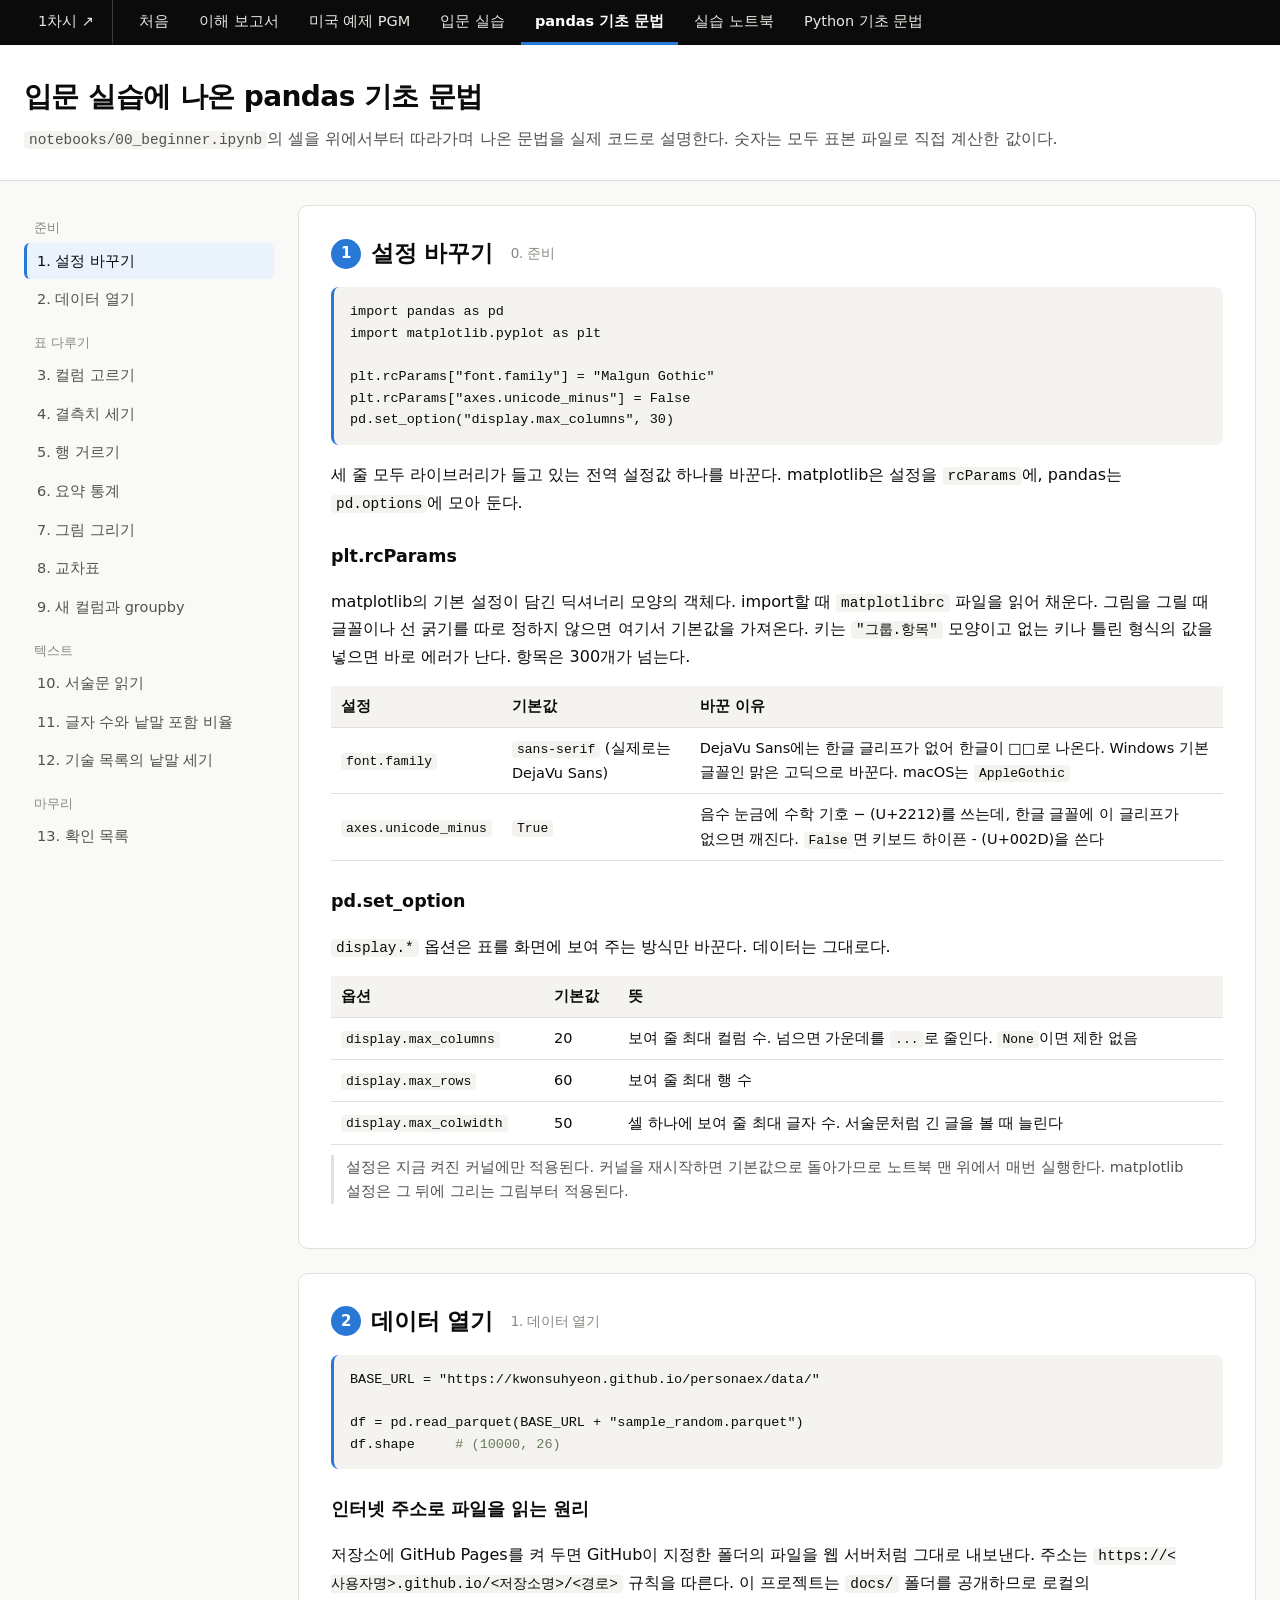
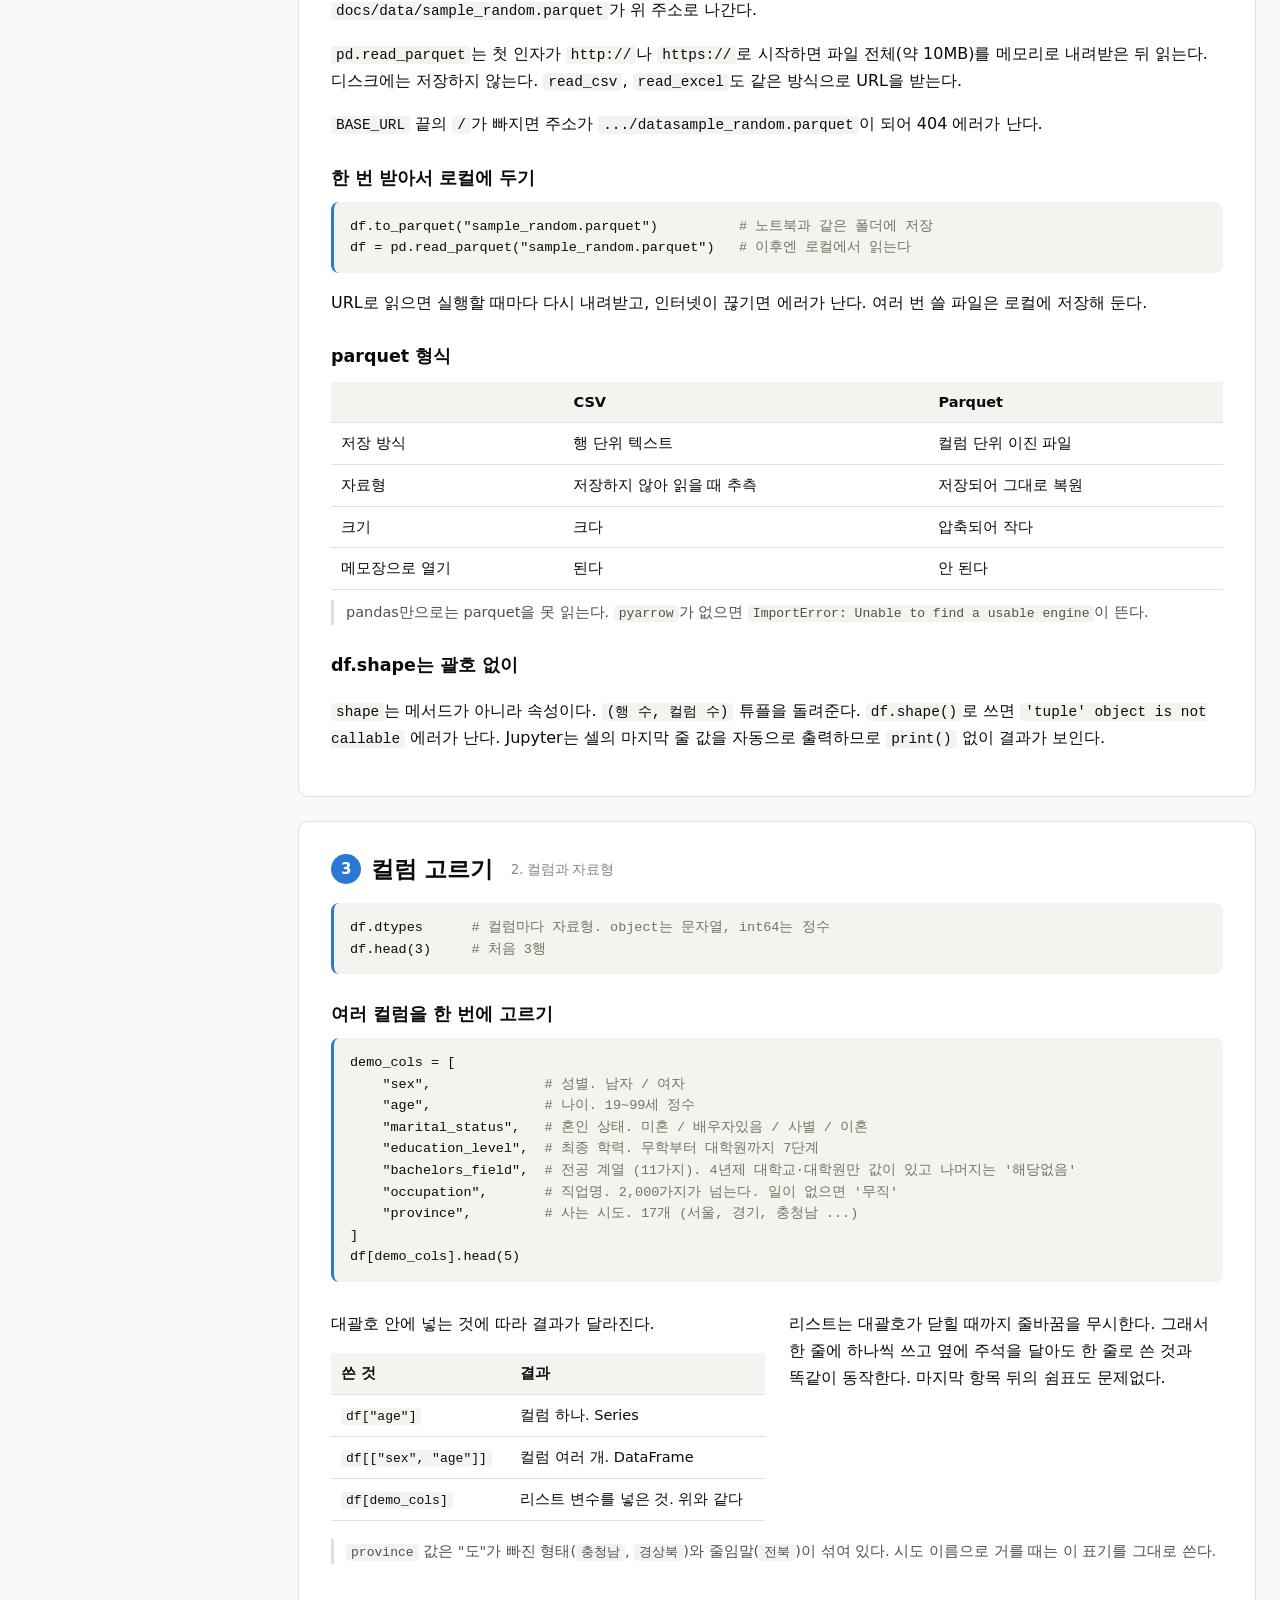
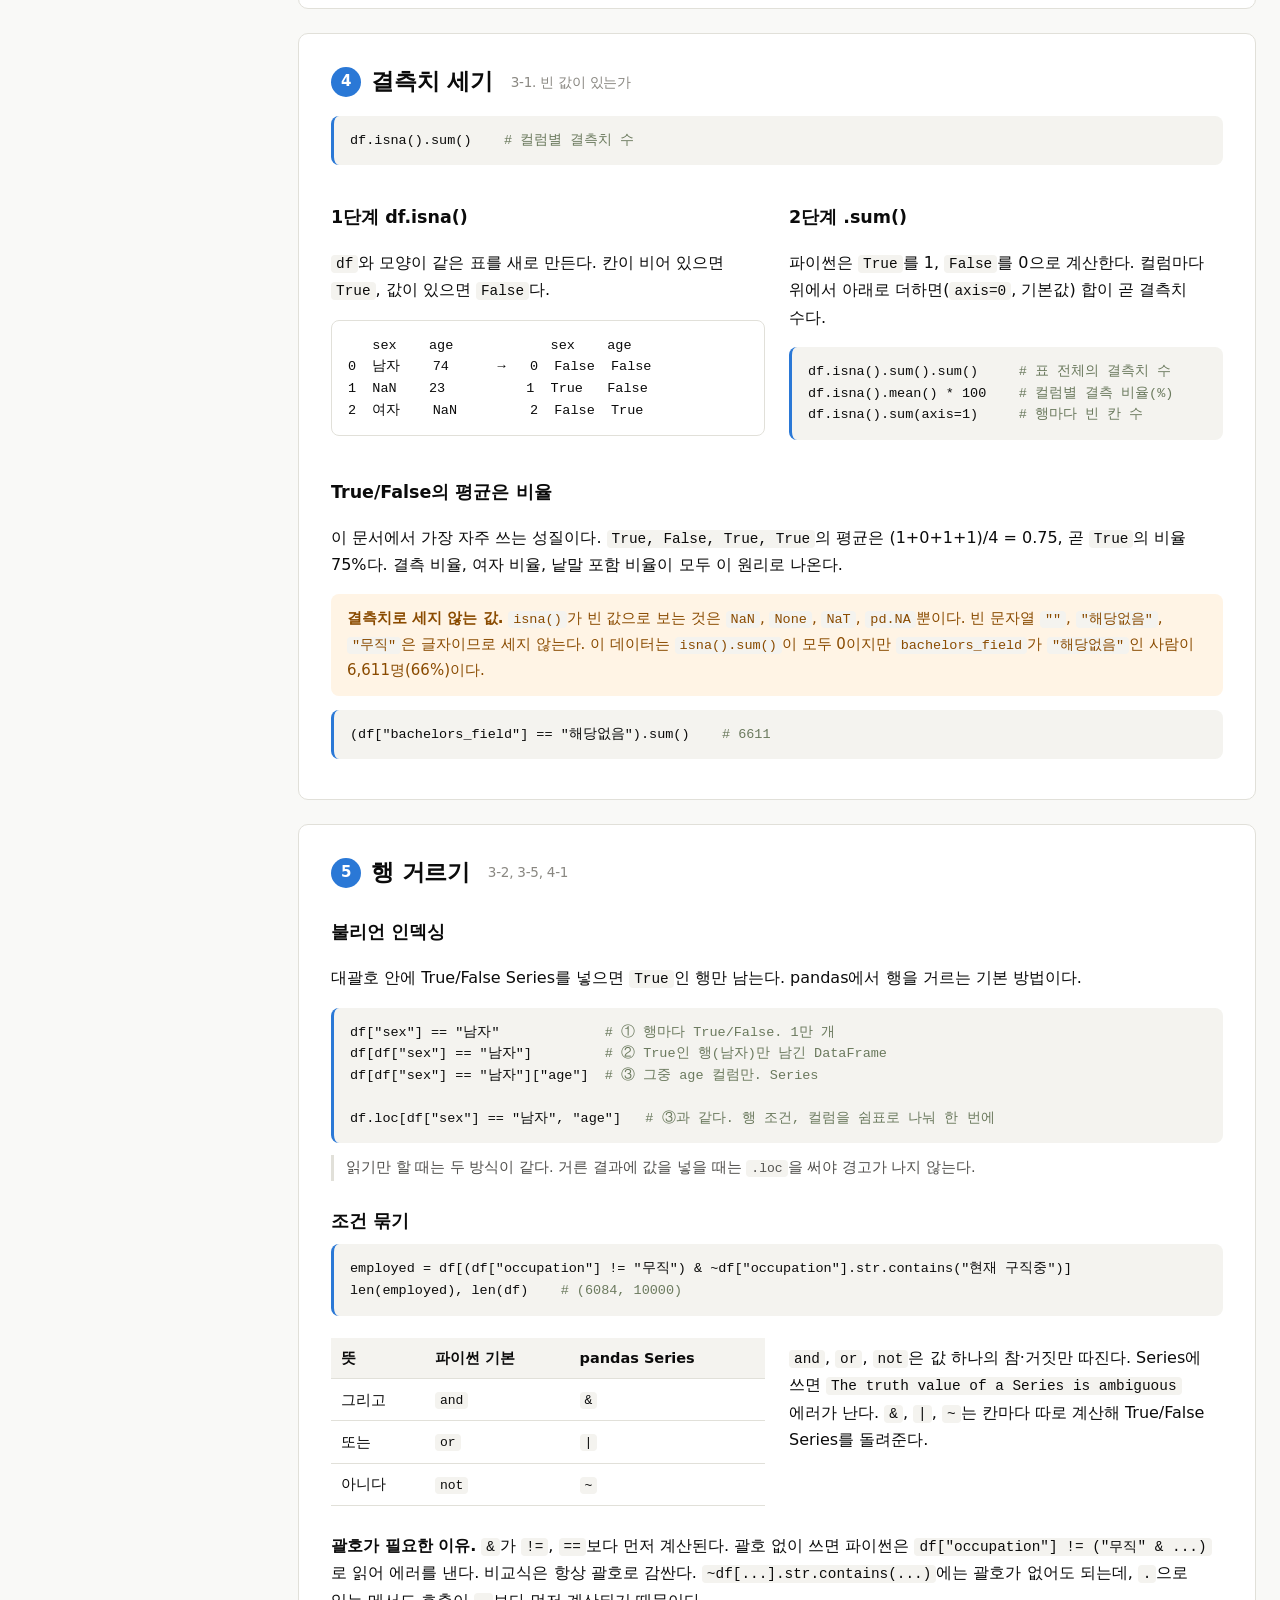
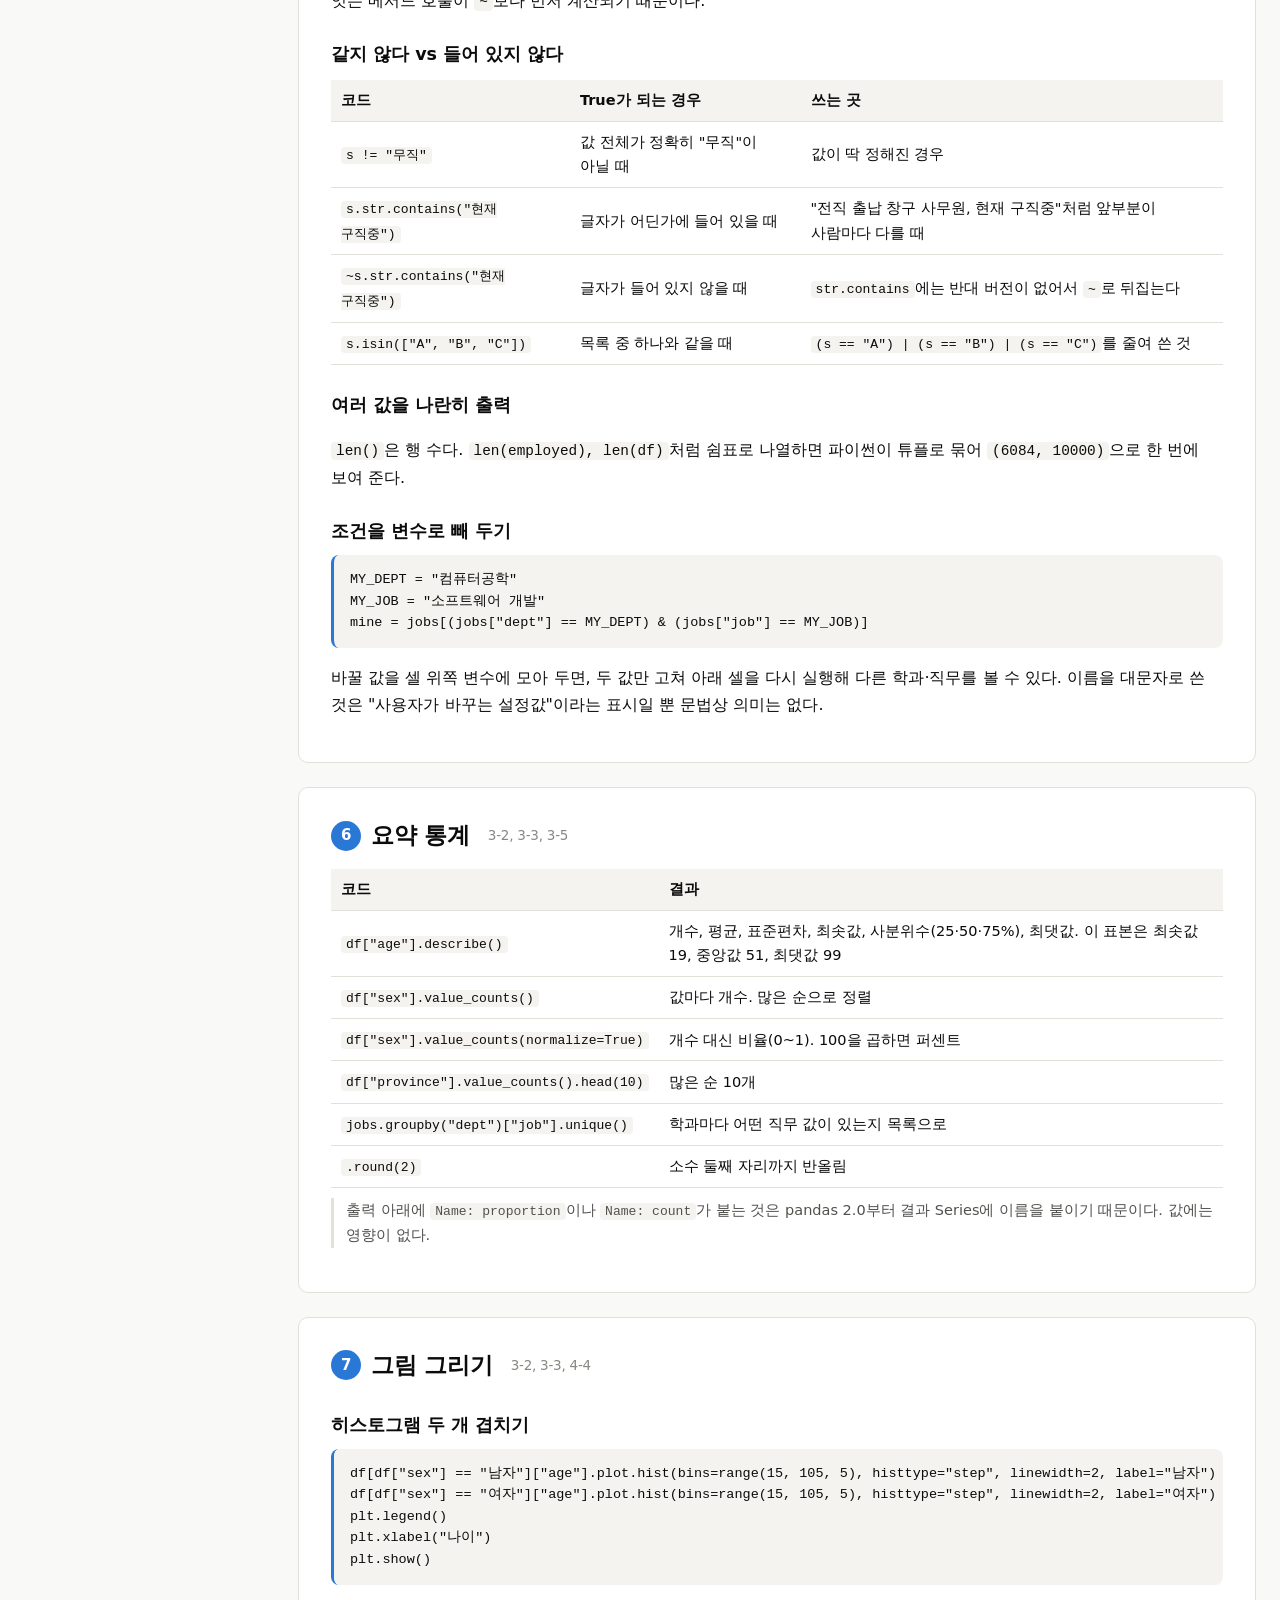
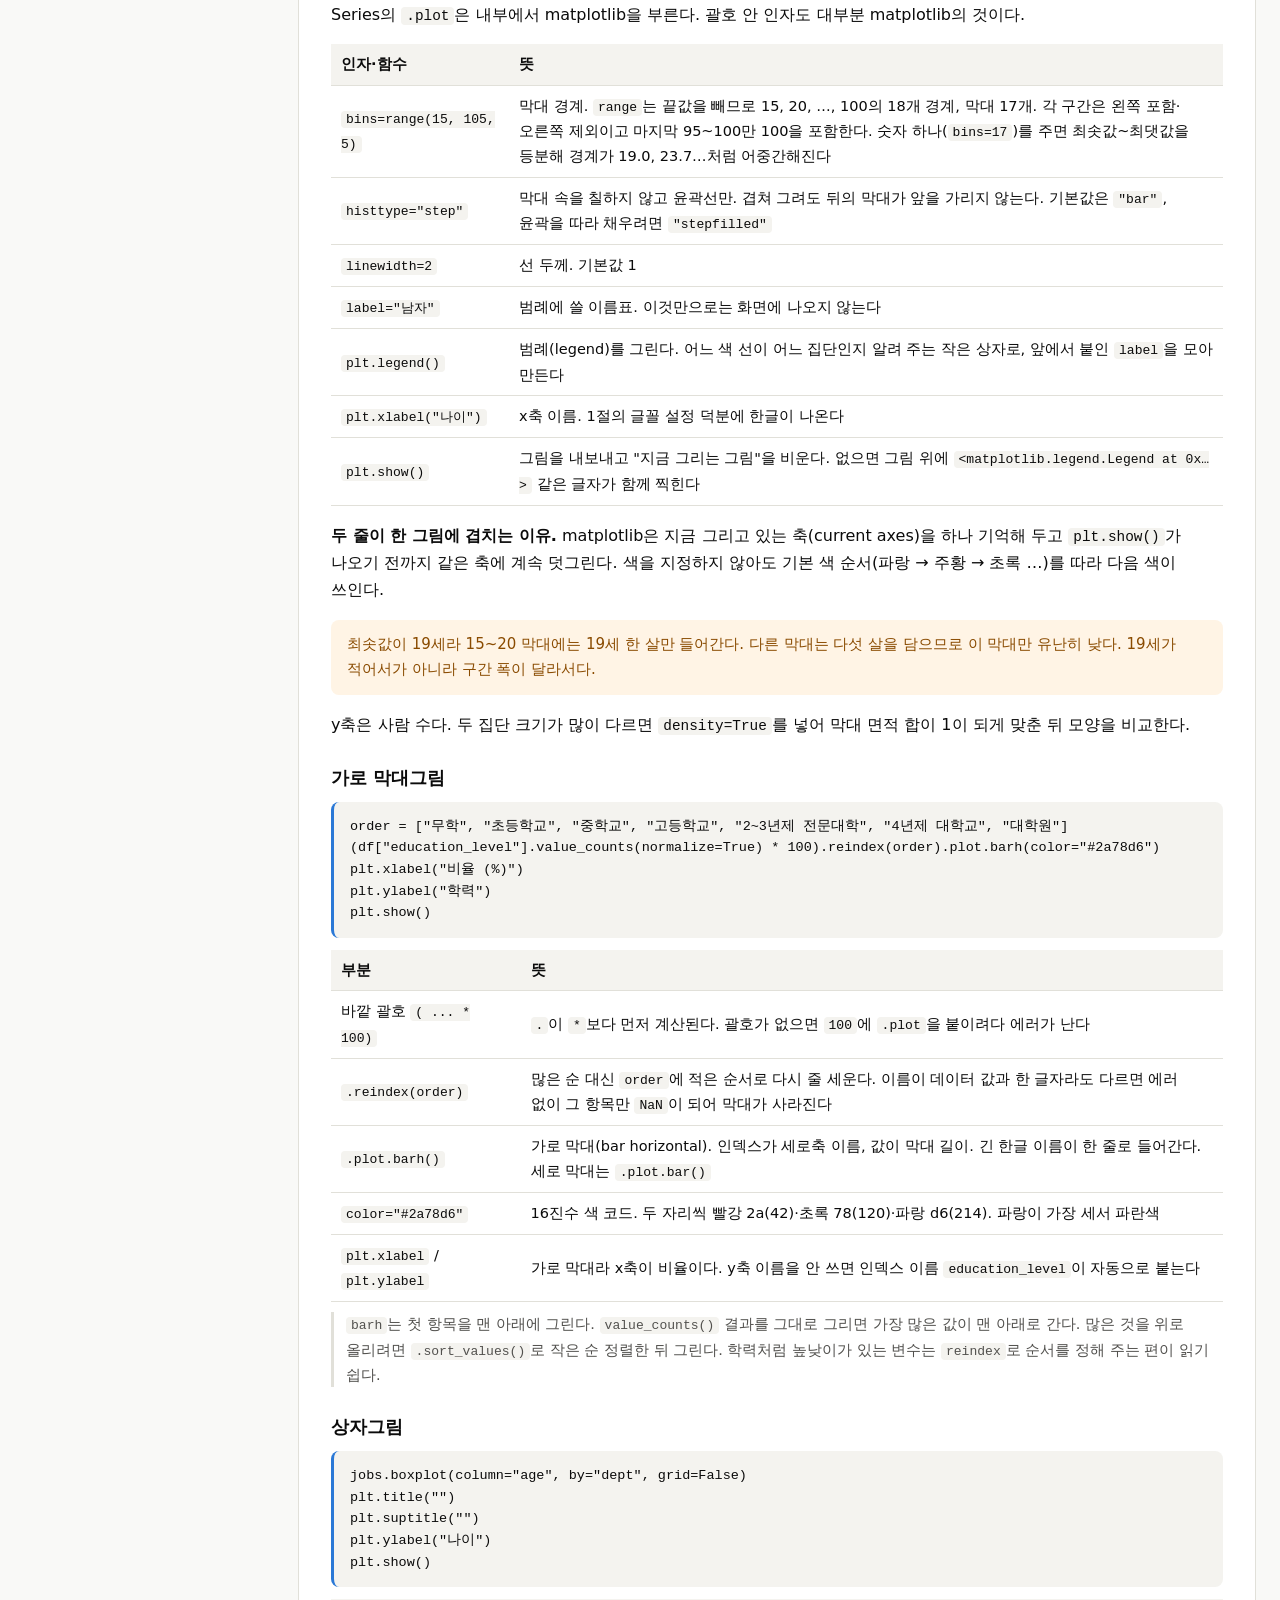
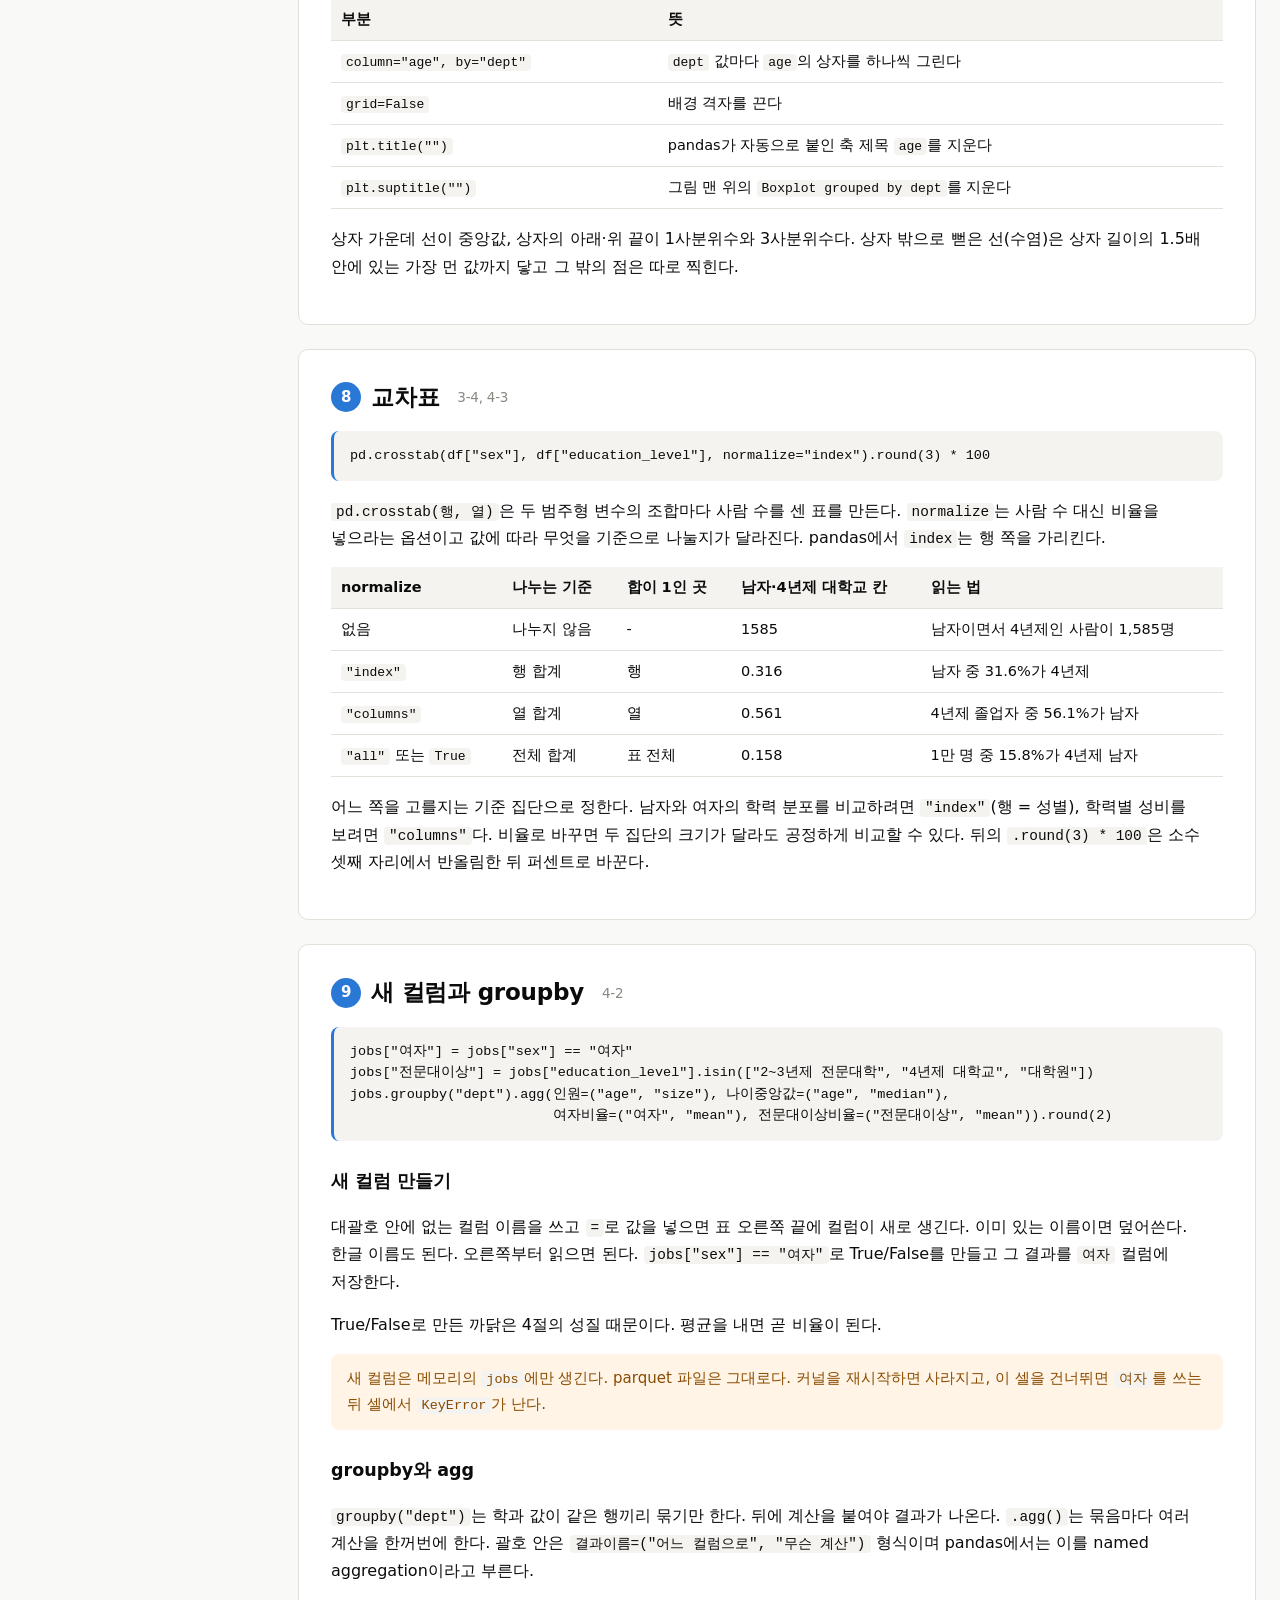
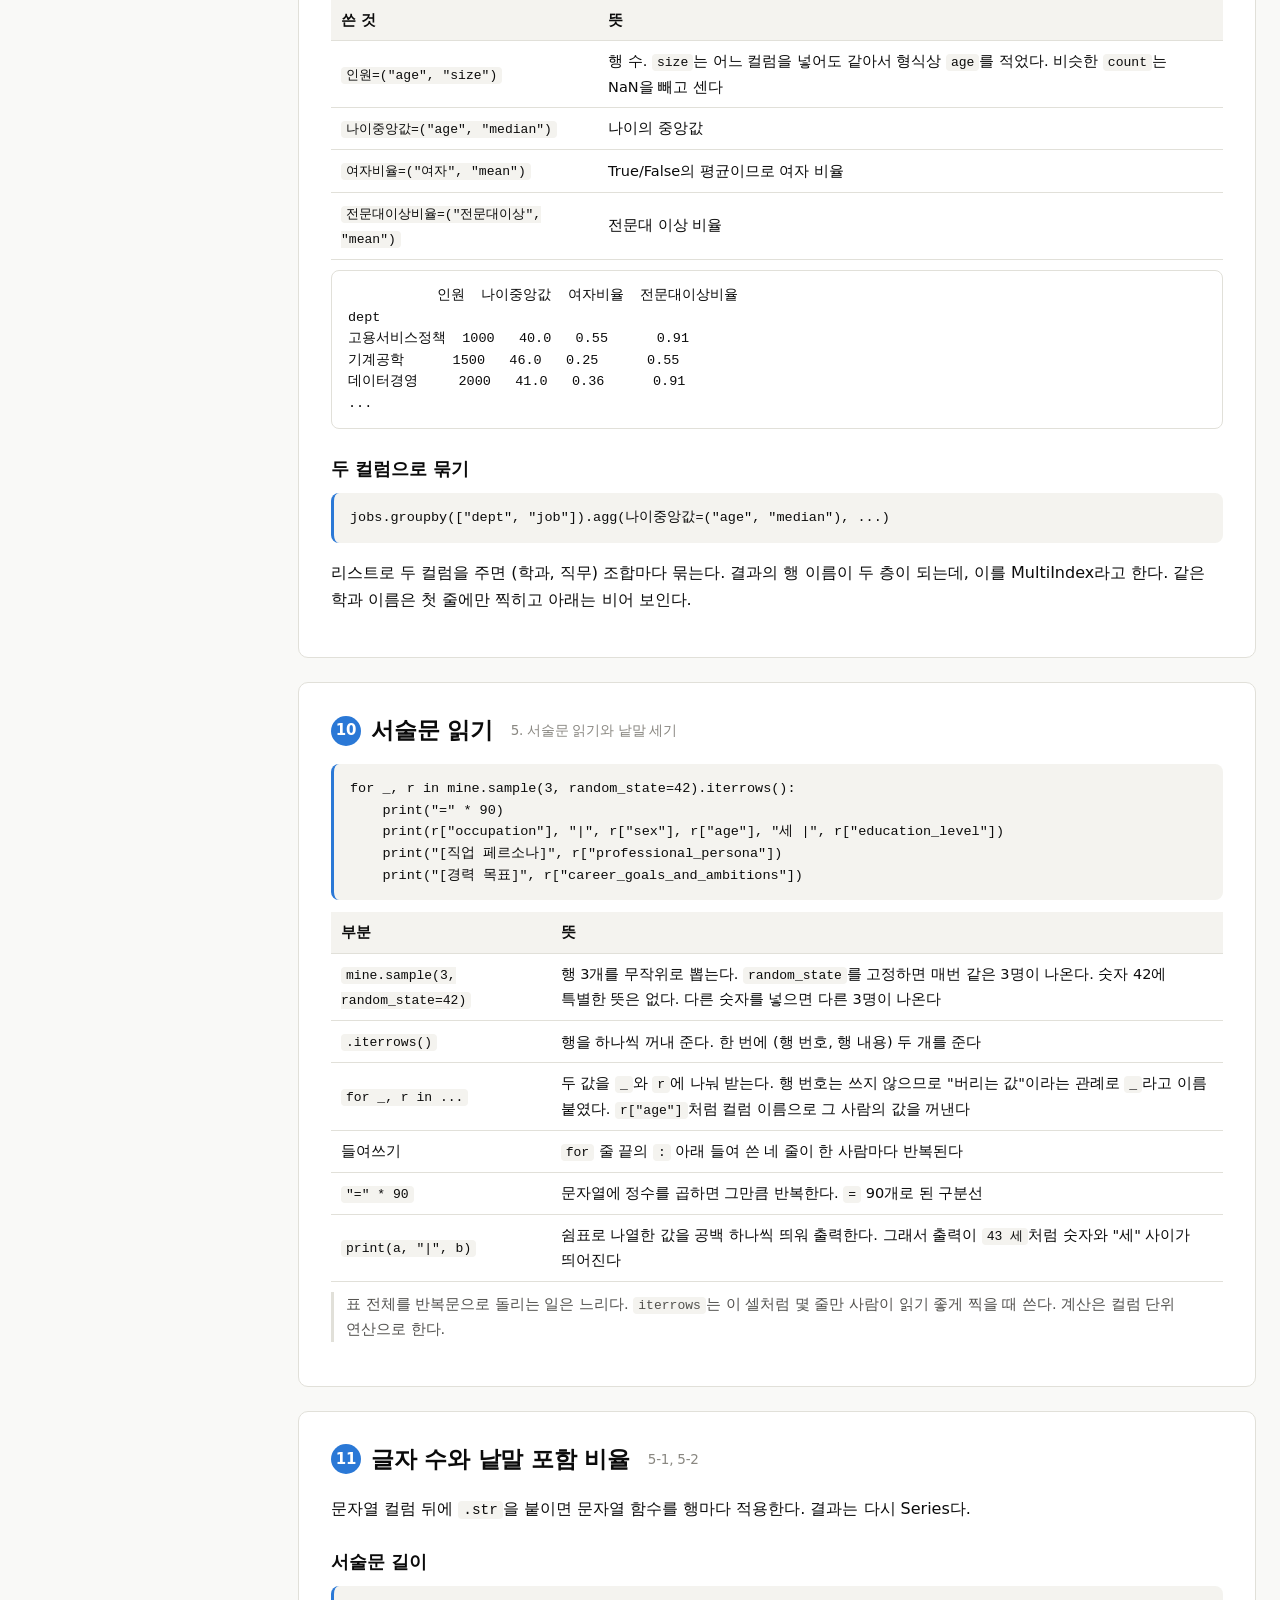
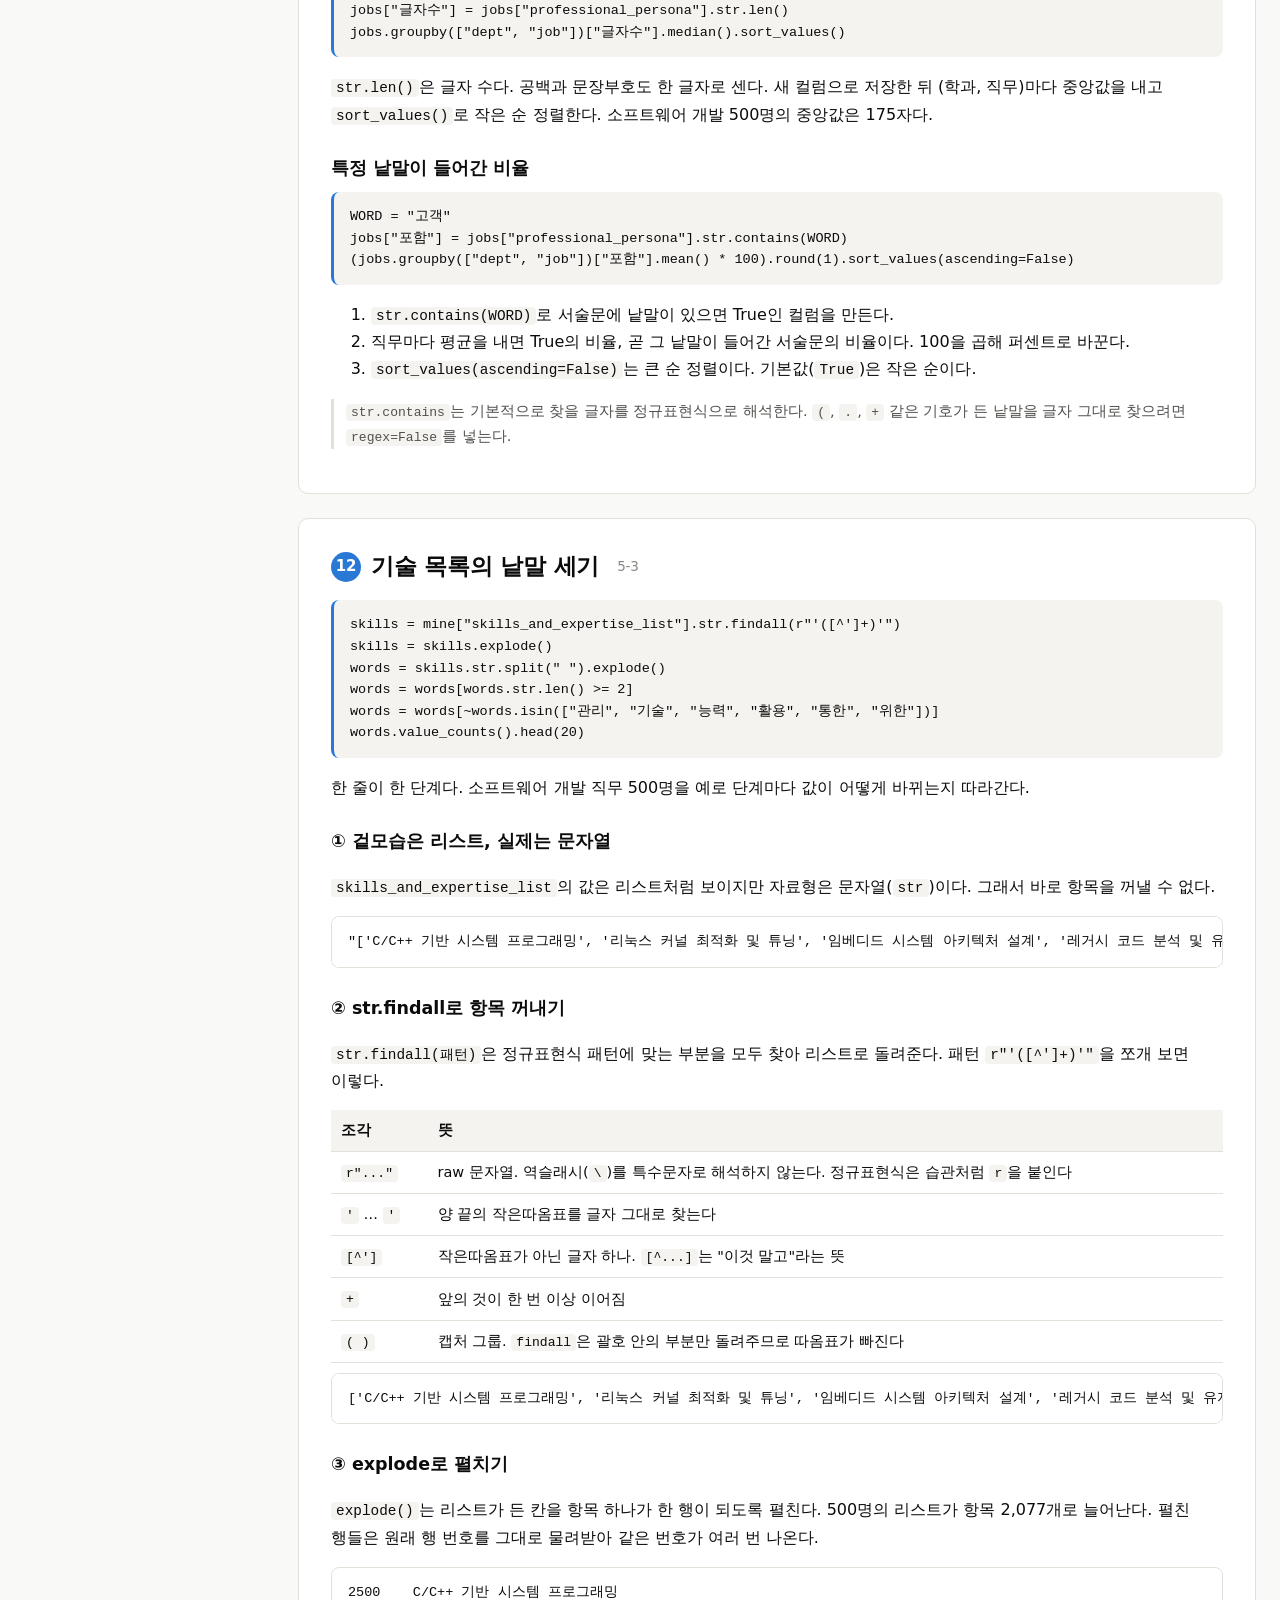
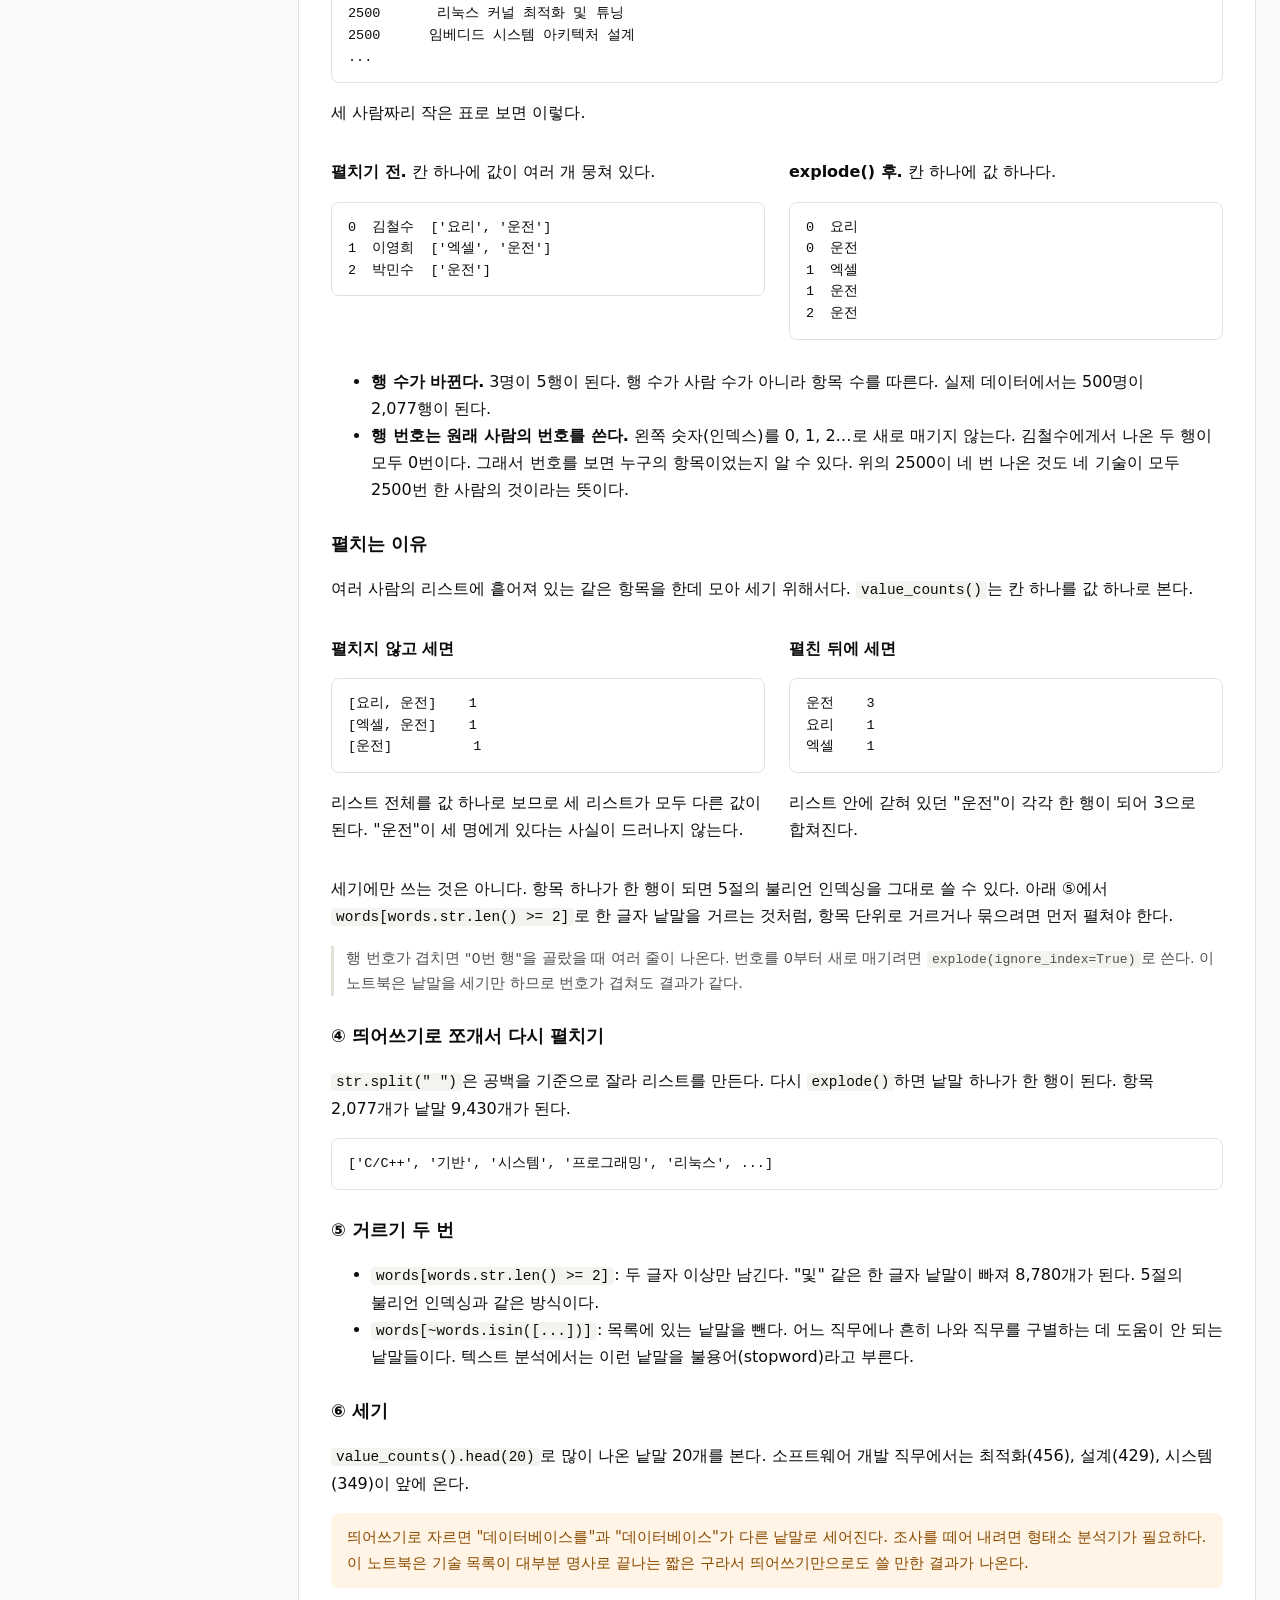
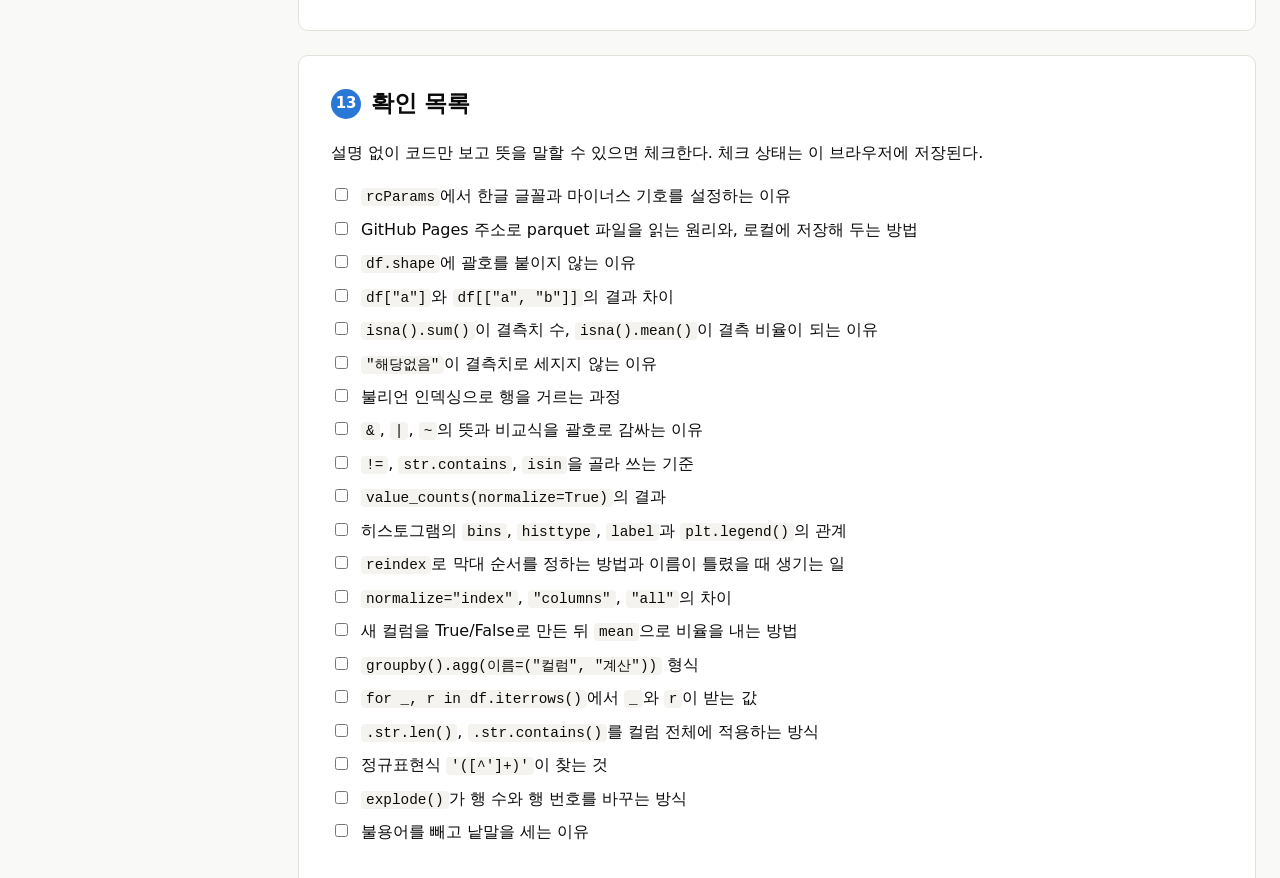
<file: pandas-basics.html>
<!doctype html>
<html lang=ko><head><meta charset=utf-8><meta name=viewport content="width=device-width,initial-scale=1">
<title>입문 실습에 나온 pandas 기초 문법</title><style>
:root{
  --page:#f9f9f7; --surface:#ffffff; --ink:#0b0b0b; --ink-2:#52514e; --muted:#898781; --line:#e1e0d9;
  --accent:#2a78d6; --accent-2:#eb6834; --accent-soft:#eaf2fc; --warn-bg:#fff4e5; --warn-ink:#8a4b00;
  --code-bg:#f4f3ef; --code-comment:#6b7a5e;
  --totop-bg:#0b0b0b; --totop-ink:#e9e8e2; --totop-show-px:600;
  --max-width:1440px; --nav-width:250px; --gap:24px; --radius:10px;
  --font:"Pretendard","Malgun Gothic","Apple SD Gothic Neo",system-ui,sans-serif;
  --mono:"D2Coding","Consolas","Cascadia Mono",monospace;
}
*{box-sizing:border-box}
html{scroll-behavior:smooth}
body{margin:0;background:var(--page);color:var(--ink);font-family:var(--font);font-size:16px;line-height:1.7;word-break:keep-all}
header.top{background:var(--surface);border-bottom:1px solid var(--line);padding:28px var(--gap)}
header.top .inner,.layout{max-width:var(--max-width);margin:0 auto}
header.top h1{margin:0 0 4px;font-size:28px;letter-spacing:-.02em}
header.top p{margin:0;color:var(--ink-2)}
.tabs{display:flex;gap:6px;margin-top:16px;flex-wrap:wrap}
.tabs a{padding:7px 14px;border:1px solid var(--line);border-radius:8px 8px 0 0;text-decoration:none;color:var(--ink-2);background:var(--page);font-size:14.5px}
.tabs a.on{background:var(--accent);border-color:var(--accent);color:#fff}
.tabs a:hover:not(.on){background:var(--accent-soft);color:var(--ink)}
.layout{display:grid;grid-template-columns:var(--nav-width) minmax(0,1fr);gap:var(--gap);padding:var(--gap)}
nav.toc{position:sticky;top:16px;align-self:start;display:flex;flex-direction:column;gap:2px;font-size:14.5px}
nav.toc a{color:var(--ink-2);text-decoration:none;padding:6px 10px;border-radius:6px;border-left:3px solid transparent}
nav.toc a:hover{background:var(--accent-soft);color:var(--ink);border-left-color:var(--accent)}
nav.toc .grp{margin:12px 0 2px 10px;color:var(--muted);font-size:12.5px}
section{background:var(--surface);border:1px solid var(--line);border-radius:var(--radius);padding:28px 32px;margin-bottom:var(--gap)}
h2{font-size:23px;margin:0 0 14px;letter-spacing:-.01em;display:flex;align-items:center;gap:10px}
h2 .no{background:var(--accent);color:#fff;border-radius:50%;width:30px;height:30px;display:inline-grid;place-items:center;font-size:15px;flex:none}
h3{font-size:17.5px;margin:26px 0 8px}
.where{color:var(--muted);font-size:13.5px;font-weight:400;margin-left:8px}
.note{color:var(--ink-2);font-size:14.5px;border-left:3px solid var(--line);padding-left:12px;margin:8px 0 16px}
.warn{background:var(--warn-bg);color:var(--warn-ink);padding:12px 16px;border-radius:8px;font-size:15px;margin:14px 0}
.two{display:grid;grid-template-columns:repeat(2,minmax(0,1fr));gap:var(--gap);align-items:start}
.tablewrap{overflow-x:auto;margin:10px 0}
table{border-collapse:collapse;width:100%;font-size:14.5px}
th,td{padding:8px 10px;border-bottom:1px solid var(--line);vertical-align:middle;text-align:left}
th{background:var(--code-bg);font-weight:600;white-space:nowrap}
tbody tr:hover{background:#fafaf8}
code{font-family:var(--mono);font-size:.9em;background:var(--code-bg);padding:1px 5px;border-radius:4px}
pre{background:var(--code-bg);border-radius:8px;padding:14px 16px;overflow-x:auto;font-size:13.5px;line-height:1.6;margin:8px 0 12px;border-left:3px solid var(--accent)}
pre code{background:none;padding:0;font-size:1em}
pre .c{color:var(--code-comment)}
pre.out{border-left-color:var(--muted);background:var(--surface);border:1px solid var(--line)}
ul.todo{list-style:none;padding-left:0}
ul.todo li{margin:6px 0}
ul.todo label{display:flex;gap:10px;align-items:flex-start;cursor:pointer}
ul.todo input{margin-top:6px;flex:none}
ul.todo input:checked + span{color:var(--muted);text-decoration:line-through}
.totop{position:fixed;right:24px;bottom:24px;z-index:60;width:46px;height:46px;border-radius:50%;border:0;background:var(--totop-bg);color:var(--totop-ink);font-size:20px;line-height:1;cursor:pointer;box-shadow:0 4px 14px rgba(0,0,0,.25);opacity:0;visibility:hidden;transform:translateY(8px);transition:opacity .2s,transform .2s,visibility .2s;font-family:system-ui,sans-serif}
.totop.show{opacity:1;visibility:visible;transform:none}
.totop:hover{background:var(--accent)}
@media (max-width:600px){.totop{right:14px;bottom:14px;width:42px;height:42px}}
@media (max-width:1000px){.layout{grid-template-columns:1fr}nav.toc{position:static;flex-direction:row;flex-wrap:wrap}nav.toc .grp{display:none}.two{grid-template-columns:1fr}section{padding:20px 16px}}
</style></head><body><style>.sitenav{--sn-bg:#0b0b0b;--sn-ink:#e9e8e2;--sn-on:#2a78d6;background:var(--sn-bg);padding:0 24px;font-family:'Pretendard','Malgun Gothic',system-ui,sans-serif;font-size:14.5px;line-height:1.4;position:relative;z-index:50}.sitenav .in{max-width:1440px;margin:0 auto;display:flex;flex-wrap:wrap;gap:2px;align-items:center}.sitenav a{color:var(--sn-ink);text-decoration:none;padding:11px 14px;border-bottom:3px solid transparent;display:block}.sitenav a:hover{background:rgba(255,255,255,.08)}.sitenav a.on{border-bottom-color:var(--sn-on);color:#fff;font-weight:600}.sitenav a.ext{margin-right:10px;padding-right:18px;border-right:1px solid rgba(255,255,255,.2)}body.jp-Notebook{padding-top:0!important}body.jp-Notebook>.sitenav{margin:0 calc(-1*var(--jp-notebook-padding,20px));margin-bottom:var(--jp-notebook-padding,20px)}</style><div class="sitenav" role="navigation" aria-label="사이트 메뉴"><div class="in"><a class="ext" href="https://kwonsuhyeon.github.io/-statistics/" target="_blank" rel="noopener">1차시 ↗</a><a href="index.html">처음</a><a href="report.html">이해 보고서</a><a href="us-person-pgm.html">미국 예제 PGM</a><a href="beginner.html">입문 실습</a><a href="pandas-basics.html" class=on>pandas 기초 문법</a><a href="quickstart.html">실습 노트북</a><a href="python-basics.html">Python 기초 문법</a></div></div>
<header class=top><div class=inner>
<h1>입문 실습에 나온 pandas 기초 문법</h1>
<p><code>notebooks/00_beginner.ipynb</code>의 셀을 위에서부터 따라가며 나온 문법을 실제 코드로 설명한다. 숫자는 모두 표본 파일로 직접 계산한 값이다.</p>
</div></header>

<div class=layout>
<nav class=toc>
<span class=grp>준비</span>
<a href="#setup">1. 설정 바꾸기</a>
<a href="#open">2. 데이터 열기</a>
<span class=grp>표 다루기</span>
<a href="#cols">3. 컬럼 고르기</a>
<a href="#na">4. 결측치 세기</a>
<a href="#filter">5. 행 거르기</a>
<a href="#summary">6. 요약 통계</a>
<a href="#plot">7. 그림 그리기</a>
<a href="#crosstab">8. 교차표</a>
<a href="#groupby">9. 새 컬럼과 groupby</a>
<span class=grp>텍스트</span>
<a href="#text">10. 서술문 읽기</a>
<a href="#strcount">11. 글자 수와 낱말 포함 비율</a>
<a href="#words">12. 기술 목록의 낱말 세기</a>
<span class=grp>마무리</span>
<a href="#check">13. 확인 목록</a>
</nav>

<main>

<!-- 1 -->
<section id=setup>
<h2><span class=no>1</span>설정 바꾸기<span class=where>0. 준비</span></h2>
<pre><code>import pandas as pd
import matplotlib.pyplot as plt

plt.rcParams["font.family"] = "Malgun Gothic"
plt.rcParams["axes.unicode_minus"] = False
pd.set_option("display.max_columns", 30)</code></pre>
<p>세 줄 모두 라이브러리가 들고 있는 전역 설정값 하나를 바꾼다. matplotlib은 설정을 <code>rcParams</code>에, pandas는 <code>pd.options</code>에 모아 둔다.</p>

<h3>plt.rcParams</h3>
<p>matplotlib의 기본 설정이 담긴 딕셔너리 모양의 객체다. import할 때 <code>matplotlibrc</code> 파일을 읽어 채운다. 그림을 그릴 때 글꼴이나 선 굵기를 따로 정하지 않으면 여기서 기본값을 가져온다. 키는 <code>"그룹.항목"</code> 모양이고 없는 키나 틀린 형식의 값을 넣으면 바로 에러가 난다. 항목은 300개가 넘는다.</p>
<div class=tablewrap><table>
<thead><tr><th>설정</th><th>기본값</th><th>바꾼 이유</th></tr></thead>
<tbody>
<tr><td><code>font.family</code></td><td><code>sans-serif</code> (실제로는 DejaVu Sans)</td><td>DejaVu Sans에는 한글 글리프가 없어 한글이 □□로 나온다. Windows 기본 글꼴인 맑은 고딕으로 바꾼다. macOS는 <code>AppleGothic</code></td></tr>
<tr><td><code>axes.unicode_minus</code></td><td><code>True</code></td><td>음수 눈금에 수학 기호 − (U+2212)를 쓰는데, 한글 글꼴에 이 글리프가 없으면 깨진다. <code>False</code>면 키보드 하이픈 - (U+002D)을 쓴다</td></tr>
</tbody></table></div>

<h3>pd.set_option</h3>
<p><code>display.*</code> 옵션은 표를 화면에 보여 주는 방식만 바꾼다. 데이터는 그대로다.</p>
<div class=tablewrap><table>
<thead><tr><th>옵션</th><th>기본값</th><th>뜻</th></tr></thead>
<tbody>
<tr><td><code>display.max_columns</code></td><td>20</td><td>보여 줄 최대 컬럼 수. 넘으면 가운데를 <code>...</code>로 줄인다. <code>None</code>이면 제한 없음</td></tr>
<tr><td><code>display.max_rows</code></td><td>60</td><td>보여 줄 최대 행 수</td></tr>
<tr><td><code>display.max_colwidth</code></td><td>50</td><td>셀 하나에 보여 줄 최대 글자 수. 서술문처럼 긴 글을 볼 때 늘린다</td></tr>
</tbody></table></div>
<p class=note>설정은 지금 켜진 커널에만 적용된다. 커널을 재시작하면 기본값으로 돌아가므로 노트북 맨 위에서 매번 실행한다. matplotlib 설정은 그 뒤에 그리는 그림부터 적용된다.</p>
</section>

<!-- 2 -->
<section id=open>
<h2><span class=no>2</span>데이터 열기<span class=where>1. 데이터 열기</span></h2>
<pre><code>BASE_URL = "https://kwonsuhyeon.github.io/personaex/data/"

df = pd.read_parquet(BASE_URL + "sample_random.parquet")
df.shape     <span class=c># (10000, 26)</span></code></pre>

<h3>인터넷 주소로 파일을 읽는 원리</h3>
<p>저장소에 GitHub Pages를 켜 두면 GitHub이 지정한 폴더의 파일을 웹 서버처럼 그대로 내보낸다. 주소는 <code>https://&lt;사용자명&gt;.github.io/&lt;저장소명&gt;/&lt;경로&gt;</code> 규칙을 따른다. 이 프로젝트는 <code>docs/</code> 폴더를 공개하므로 로컬의 <code>docs/data/sample_random.parquet</code>가 위 주소로 나간다.</p>
<p><code>pd.read_parquet</code>는 첫 인자가 <code>http://</code>나 <code>https://</code>로 시작하면 파일 전체(약 10MB)를 메모리로 내려받은 뒤 읽는다. 디스크에는 저장하지 않는다. <code>read_csv</code>, <code>read_excel</code>도 같은 방식으로 URL을 받는다.</p>
<p><code>BASE_URL</code> 끝의 <code>/</code>가 빠지면 주소가 <code>.../datasample_random.parquet</code>이 되어 404 에러가 난다.</p>

<h3>한 번 받아서 로컬에 두기</h3>
<pre><code>df.to_parquet("sample_random.parquet")          <span class=c># 노트북과 같은 폴더에 저장</span>
df = pd.read_parquet("sample_random.parquet")   <span class=c># 이후엔 로컬에서 읽는다</span></code></pre>
<p>URL로 읽으면 실행할 때마다 다시 내려받고, 인터넷이 끊기면 에러가 난다. 여러 번 쓸 파일은 로컬에 저장해 둔다.</p>

<h3>parquet 형식</h3>
<div class=tablewrap><table>
<thead><tr><th></th><th>CSV</th><th>Parquet</th></tr></thead>
<tbody>
<tr><td>저장 방식</td><td>행 단위 텍스트</td><td>컬럼 단위 이진 파일</td></tr>
<tr><td>자료형</td><td>저장하지 않아 읽을 때 추측</td><td>저장되어 그대로 복원</td></tr>
<tr><td>크기</td><td>크다</td><td>압축되어 작다</td></tr>
<tr><td>메모장으로 열기</td><td>된다</td><td>안 된다</td></tr>
</tbody></table></div>
<p class=note>pandas만으로는 parquet을 못 읽는다. <code>pyarrow</code>가 없으면 <code>ImportError: Unable to find a usable engine</code>이 뜬다.</p>

<h3>df.shape는 괄호 없이</h3>
<p><code>shape</code>는 메서드가 아니라 속성이다. <code>(행 수, 컬럼 수)</code> 튜플을 돌려준다. <code>df.shape()</code>로 쓰면 <code>'tuple' object is not callable</code> 에러가 난다. Jupyter는 셀의 마지막 줄 값을 자동으로 출력하므로 <code>print()</code> 없이 결과가 보인다.</p>
</section>

<!-- 3 -->
<section id=cols>
<h2><span class=no>3</span>컬럼 고르기<span class=where>2. 컬럼과 자료형</span></h2>
<pre><code>df.dtypes      <span class=c># 컬럼마다 자료형. object는 문자열, int64는 정수</span>
df.head(3)     <span class=c># 처음 3행</span></code></pre>

<h3>여러 컬럼을 한 번에 고르기</h3>
<pre><code>demo_cols = [
    "sex",              <span class=c># 성별. 남자 / 여자</span>
    "age",              <span class=c># 나이. 19~99세 정수</span>
    "marital_status",   <span class=c># 혼인 상태. 미혼 / 배우자있음 / 사별 / 이혼</span>
    "education_level",  <span class=c># 최종 학력. 무학부터 대학원까지 7단계</span>
    "bachelors_field",  <span class=c># 전공 계열 (11가지). 4년제 대학교·대학원만 값이 있고 나머지는 '해당없음'</span>
    "occupation",       <span class=c># 직업명. 2,000가지가 넘는다. 일이 없으면 '무직'</span>
    "province",         <span class=c># 사는 시도. 17개 (서울, 경기, 충청남 ...)</span>
]
df[demo_cols].head(5)</code></pre>
<div class=two>
<div>
<p>대괄호 안에 넣는 것에 따라 결과가 달라진다.</p>
<div class=tablewrap><table>
<thead><tr><th>쓴 것</th><th>결과</th></tr></thead>
<tbody>
<tr><td><code>df["age"]</code></td><td>컬럼 하나. Series</td></tr>
<tr><td><code>df[["sex", "age"]]</code></td><td>컬럼 여러 개. DataFrame</td></tr>
<tr><td><code>df[demo_cols]</code></td><td>리스트 변수를 넣은 것. 위와 같다</td></tr>
</tbody></table></div>
</div>
<div>
<p>리스트는 대괄호가 닫힐 때까지 줄바꿈을 무시한다. 그래서 한 줄에 하나씩 쓰고 옆에 주석을 달아도 한 줄로 쓴 것과 똑같이 동작한다. 마지막 항목 뒤의 쉼표도 문제없다.</p>
</div>
</div>
<p class=note><code>province</code> 값은 "도"가 빠진 형태(<code>충청남</code>, <code>경상북</code>)와 줄임말(<code>전북</code>)이 섞여 있다. 시도 이름으로 거를 때는 이 표기를 그대로 쓴다.</p>
</section>

<!-- 4 -->
<section id=na>
<h2><span class=no>4</span>결측치 세기<span class=where>3-1. 빈 값이 있는가</span></h2>
<pre><code>df.isna().sum()    <span class=c># 컬럼별 결측치 수</span></code></pre>
<div class=two>
<div>
<h3>1단계 df.isna()</h3>
<p><code>df</code>와 모양이 같은 표를 새로 만든다. 칸이 비어 있으면 <code>True</code>, 값이 있으면 <code>False</code>다.</p>
<pre class=out><code>   sex    age            sex    age
0  남자    74      →   0  False  False
1  NaN    23          1  True   False
2  여자    NaN         2  False  True</code></pre>
</div>
<div>
<h3>2단계 .sum()</h3>
<p>파이썬은 <code>True</code>를 1, <code>False</code>를 0으로 계산한다. 컬럼마다 위에서 아래로 더하면(<code>axis=0</code>, 기본값) 합이 곧 결측치 수다.</p>
<pre><code>df.isna().sum().sum()     <span class=c># 표 전체의 결측치 수</span>
df.isna().mean() * 100    <span class=c># 컬럼별 결측 비율(%)</span>
df.isna().sum(axis=1)     <span class=c># 행마다 빈 칸 수</span></code></pre>
</div>
</div>

<h3>True/False의 평균은 비율</h3>
<p>이 문서에서 가장 자주 쓰는 성질이다. <code>True, False, True, True</code>의 평균은 (1+0+1+1)/4 = 0.75, 곧 <code>True</code>의 비율 75%다. 결측 비율, 여자 비율, 낱말 포함 비율이 모두 이 원리로 나온다.</p>

<div class=warn><strong>결측치로 세지 않는 값.</strong> <code>isna()</code>가 빈 값으로 보는 것은 <code>NaN</code>, <code>None</code>, <code>NaT</code>, <code>pd.NA</code>뿐이다. 빈 문자열 <code>""</code>, <code>"해당없음"</code>, <code>"무직"</code>은 글자이므로 세지 않는다. 이 데이터는 <code>isna().sum()</code>이 모두 0이지만 <code>bachelors_field</code>가 <code>"해당없음"</code>인 사람이 6,611명(66%)이다.</div>
<pre><code>(df["bachelors_field"] == "해당없음").sum()    <span class=c># 6611</span></code></pre>
</section>

<!-- 5 -->
<section id=filter>
<h2><span class=no>5</span>행 거르기<span class=where>3-2, 3-5, 4-1</span></h2>

<h3>불리언 인덱싱</h3>
<p>대괄호 안에 True/False Series를 넣으면 <code>True</code>인 행만 남는다. pandas에서 행을 거르는 기본 방법이다.</p>
<pre><code>df["sex"] == "남자"             <span class=c># ① 행마다 True/False. 1만 개</span>
df[df["sex"] == "남자"]         <span class=c># ② True인 행(남자)만 남긴 DataFrame</span>
df[df["sex"] == "남자"]["age"]  <span class=c># ③ 그중 age 컬럼만. Series</span>

df.loc[df["sex"] == "남자", "age"]   <span class=c># ③과 같다. 행 조건, 컬럼을 쉼표로 나눠 한 번에</span></code></pre>
<p class=note>읽기만 할 때는 두 방식이 같다. 거른 결과에 값을 넣을 때는 <code>.loc</code>을 써야 경고가 나지 않는다.</p>

<h3>조건 묶기</h3>
<pre><code>employed = df[(df["occupation"] != "무직") &amp; ~df["occupation"].str.contains("현재 구직중")]
len(employed), len(df)    <span class=c># (6084, 10000)</span></code></pre>
<div class=two>
<div>
<div class=tablewrap><table>
<thead><tr><th>뜻</th><th>파이썬 기본</th><th>pandas Series</th></tr></thead>
<tbody>
<tr><td>그리고</td><td><code>and</code></td><td><code>&amp;</code></td></tr>
<tr><td>또는</td><td><code>or</code></td><td><code>|</code></td></tr>
<tr><td>아니다</td><td><code>not</code></td><td><code>~</code></td></tr>
</tbody></table></div>
</div>
<div>
<p><code>and</code>, <code>or</code>, <code>not</code>은 값 하나의 참·거짓만 따진다. Series에 쓰면 <code>The truth value of a Series is ambiguous</code> 에러가 난다. <code>&amp;</code>, <code>|</code>, <code>~</code>는 칸마다 따로 계산해 True/False Series를 돌려준다.</p>
</div>
</div>
<p><strong>괄호가 필요한 이유.</strong> <code>&amp;</code>가 <code>!=</code>, <code>==</code>보다 먼저 계산된다. 괄호 없이 쓰면 파이썬은 <code>df["occupation"] != ("무직" &amp; ...)</code>로 읽어 에러를 낸다. 비교식은 항상 괄호로 감싼다. <code>~df[...].str.contains(...)</code>에는 괄호가 없어도 되는데, <code>.</code>으로 잇는 메서드 호출이 <code>~</code>보다 먼저 계산되기 때문이다.</p>

<h3>같지 않다 vs 들어 있지 않다</h3>
<div class=tablewrap><table>
<thead><tr><th>코드</th><th>True가 되는 경우</th><th>쓰는 곳</th></tr></thead>
<tbody>
<tr><td><code>s != "무직"</code></td><td>값 전체가 정확히 "무직"이 아닐 때</td><td>값이 딱 정해진 경우</td></tr>
<tr><td><code>s.str.contains("현재 구직중")</code></td><td>글자가 어딘가에 들어 있을 때</td><td>"전직 출납 창구 사무원, 현재 구직중"처럼 앞부분이 사람마다 다를 때</td></tr>
<tr><td><code>~s.str.contains("현재 구직중")</code></td><td>글자가 들어 있지 않을 때</td><td><code>str.contains</code>에는 반대 버전이 없어서 <code>~</code>로 뒤집는다</td></tr>
<tr><td><code>s.isin(["A", "B", "C"])</code></td><td>목록 중 하나와 같을 때</td><td><code>(s == "A") | (s == "B") | (s == "C")</code>를 줄여 쓴 것</td></tr>
</tbody></table></div>

<h3>여러 값을 나란히 출력</h3>
<p><code>len()</code>은 행 수다. <code>len(employed), len(df)</code>처럼 쉼표로 나열하면 파이썬이 튜플로 묶어 <code>(6084, 10000)</code>으로 한 번에 보여 준다.</p>

<h3>조건을 변수로 빼 두기</h3>
<pre><code>MY_DEPT = "컴퓨터공학"
MY_JOB = "소프트웨어 개발"
mine = jobs[(jobs["dept"] == MY_DEPT) &amp; (jobs["job"] == MY_JOB)]</code></pre>
<p>바꿀 값을 셀 위쪽 변수에 모아 두면, 두 값만 고쳐 아래 셀을 다시 실행해 다른 학과·직무를 볼 수 있다. 이름을 대문자로 쓴 것은 "사용자가 바꾸는 설정값"이라는 표시일 뿐 문법상 의미는 없다.</p>
</section>

<!-- 6 -->
<section id=summary>
<h2><span class=no>6</span>요약 통계<span class=where>3-2, 3-3, 3-5</span></h2>
<div class=tablewrap><table>
<thead><tr><th>코드</th><th>결과</th></tr></thead>
<tbody>
<tr><td><code>df["age"].describe()</code></td><td>개수, 평균, 표준편차, 최솟값, 사분위수(25·50·75%), 최댓값. 이 표본은 최솟값 19, 중앙값 51, 최댓값 99</td></tr>
<tr><td><code>df["sex"].value_counts()</code></td><td>값마다 개수. 많은 순으로 정렬</td></tr>
<tr><td><code>df["sex"].value_counts(normalize=True)</code></td><td>개수 대신 비율(0~1). 100을 곱하면 퍼센트</td></tr>
<tr><td><code>df["province"].value_counts().head(10)</code></td><td>많은 순 10개</td></tr>
<tr><td><code>jobs.groupby("dept")["job"].unique()</code></td><td>학과마다 어떤 직무 값이 있는지 목록으로</td></tr>
<tr><td><code>.round(2)</code></td><td>소수 둘째 자리까지 반올림</td></tr>
</tbody></table></div>
<p class=note>출력 아래에 <code>Name: proportion</code>이나 <code>Name: count</code>가 붙는 것은 pandas 2.0부터 결과 Series에 이름을 붙이기 때문이다. 값에는 영향이 없다.</p>
</section>

<!-- 7 -->
<section id=plot>
<h2><span class=no>7</span>그림 그리기<span class=where>3-2, 3-3, 4-4</span></h2>

<h3>히스토그램 두 개 겹치기</h3>
<pre><code>df[df["sex"] == "남자"]["age"].plot.hist(bins=range(15, 105, 5), histtype="step", linewidth=2, label="남자")
df[df["sex"] == "여자"]["age"].plot.hist(bins=range(15, 105, 5), histtype="step", linewidth=2, label="여자")
plt.legend()
plt.xlabel("나이")
plt.show()</code></pre>
<p>Series의 <code>.plot</code>은 내부에서 matplotlib을 부른다. 괄호 안 인자도 대부분 matplotlib의 것이다.</p>
<div class=tablewrap><table>
<thead><tr><th>인자·함수</th><th>뜻</th></tr></thead>
<tbody>
<tr><td><code>bins=range(15, 105, 5)</code></td><td>막대 경계. <code>range</code>는 끝값을 빼므로 15, 20, …, 100의 18개 경계, 막대 17개. 각 구간은 왼쪽 포함·오른쪽 제외이고 마지막 95~100만 100을 포함한다. 숫자 하나(<code>bins=17</code>)를 주면 최솟값~최댓값을 등분해 경계가 19.0, 23.7…처럼 어중간해진다</td></tr>
<tr><td><code>histtype="step"</code></td><td>막대 속을 칠하지 않고 윤곽선만. 겹쳐 그려도 뒤의 막대가 앞을 가리지 않는다. 기본값은 <code>"bar"</code>, 윤곽을 따라 채우려면 <code>"stepfilled"</code></td></tr>
<tr><td><code>linewidth=2</code></td><td>선 두께. 기본값 1</td></tr>
<tr><td><code>label="남자"</code></td><td>범례에 쓸 이름표. 이것만으로는 화면에 나오지 않는다</td></tr>
<tr><td><code>plt.legend()</code></td><td>범례(legend)를 그린다. 어느 색 선이 어느 집단인지 알려 주는 작은 상자로, 앞에서 붙인 <code>label</code>을 모아 만든다</td></tr>
<tr><td><code>plt.xlabel("나이")</code></td><td>x축 이름. 1절의 글꼴 설정 덕분에 한글이 나온다</td></tr>
<tr><td><code>plt.show()</code></td><td>그림을 내보내고 "지금 그리는 그림"을 비운다. 없으면 그림 위에 <code>&lt;matplotlib.legend.Legend at 0x…&gt;</code> 같은 글자가 함께 찍힌다</td></tr>
</tbody></table></div>
<p><strong>두 줄이 한 그림에 겹치는 이유.</strong> matplotlib은 지금 그리고 있는 축(current axes)을 하나 기억해 두고 <code>plt.show()</code>가 나오기 전까지 같은 축에 계속 덧그린다. 색을 지정하지 않아도 기본 색 순서(파랑 → 주황 → 초록 …)를 따라 다음 색이 쓰인다.</p>
<div class=warn>최솟값이 19세라 15~20 막대에는 19세 한 살만 들어간다. 다른 막대는 다섯 살을 담으므로 이 막대만 유난히 낮다. 19세가 적어서가 아니라 구간 폭이 달라서다.</div>
<p>y축은 사람 수다. 두 집단 크기가 많이 다르면 <code>density=True</code>를 넣어 막대 면적 합이 1이 되게 맞춘 뒤 모양을 비교한다.</p>

<h3>가로 막대그림</h3>
<pre><code>order = ["무학", "초등학교", "중학교", "고등학교", "2~3년제 전문대학", "4년제 대학교", "대학원"]
(df["education_level"].value_counts(normalize=True) * 100).reindex(order).plot.barh(color="#2a78d6")
plt.xlabel("비율 (%)")
plt.ylabel("학력")
plt.show()</code></pre>
<div class=tablewrap><table>
<thead><tr><th>부분</th><th>뜻</th></tr></thead>
<tbody>
<tr><td>바깥 괄호 <code>( ... * 100)</code></td><td><code>.</code>이 <code>*</code>보다 먼저 계산된다. 괄호가 없으면 <code>100</code>에 <code>.plot</code>을 붙이려다 에러가 난다</td></tr>
<tr><td><code>.reindex(order)</code></td><td>많은 순 대신 <code>order</code>에 적은 순서로 다시 줄 세운다. 이름이 데이터 값과 한 글자라도 다르면 에러 없이 그 항목만 <code>NaN</code>이 되어 막대가 사라진다</td></tr>
<tr><td><code>.plot.barh()</code></td><td>가로 막대(bar horizontal). 인덱스가 세로축 이름, 값이 막대 길이. 긴 한글 이름이 한 줄로 들어간다. 세로 막대는 <code>.plot.bar()</code></td></tr>
<tr><td><code>color="#2a78d6"</code></td><td>16진수 색 코드. 두 자리씩 빨강 2a(42)·초록 78(120)·파랑 d6(214). 파랑이 가장 세서 파란색</td></tr>
<tr><td><code>plt.xlabel</code> / <code>plt.ylabel</code></td><td>가로 막대라 x축이 비율이다. y축 이름을 안 쓰면 인덱스 이름 <code>education_level</code>이 자동으로 붙는다</td></tr>
</tbody></table></div>
<p class=note><code>barh</code>는 첫 항목을 맨 아래에 그린다. <code>value_counts()</code> 결과를 그대로 그리면 가장 많은 값이 맨 아래로 간다. 많은 것을 위로 올리려면 <code>.sort_values()</code>로 작은 순 정렬한 뒤 그린다. 학력처럼 높낮이가 있는 변수는 <code>reindex</code>로 순서를 정해 주는 편이 읽기 쉽다.</p>

<h3>상자그림</h3>
<pre><code>jobs.boxplot(column="age", by="dept", grid=False)
plt.title("")
plt.suptitle("")
plt.ylabel("나이")
plt.show()</code></pre>
<div class=tablewrap><table>
<thead><tr><th>부분</th><th>뜻</th></tr></thead>
<tbody>
<tr><td><code>column="age", by="dept"</code></td><td><code>dept</code> 값마다 <code>age</code>의 상자를 하나씩 그린다</td></tr>
<tr><td><code>grid=False</code></td><td>배경 격자를 끈다</td></tr>
<tr><td><code>plt.title("")</code></td><td>pandas가 자동으로 붙인 축 제목 <code>age</code>를 지운다</td></tr>
<tr><td><code>plt.suptitle("")</code></td><td>그림 맨 위의 <code>Boxplot grouped by dept</code>를 지운다</td></tr>
</tbody></table></div>
<p>상자 가운데 선이 중앙값, 상자의 아래·위 끝이 1사분위수와 3사분위수다. 상자 밖으로 뻗은 선(수염)은 상자 길이의 1.5배 안에 있는 가장 먼 값까지 닿고 그 밖의 점은 따로 찍힌다.</p>
</section>

<!-- 8 -->
<section id=crosstab>
<h2><span class=no>8</span>교차표<span class=where>3-4, 4-3</span></h2>
<pre><code>pd.crosstab(df["sex"], df["education_level"], normalize="index").round(3) * 100</code></pre>
<p><code>pd.crosstab(행, 열)</code>은 두 범주형 변수의 조합마다 사람 수를 센 표를 만든다. <code>normalize</code>는 사람 수 대신 비율을 넣으라는 옵션이고 값에 따라 무엇을 기준으로 나눌지가 달라진다. pandas에서 <code>index</code>는 행 쪽을 가리킨다.</p>
<div class=tablewrap><table>
<thead><tr><th>normalize</th><th>나누는 기준</th><th>합이 1인 곳</th><th>남자·4년제 대학교 칸</th><th>읽는 법</th></tr></thead>
<tbody>
<tr><td>없음</td><td>나누지 않음</td><td>-</td><td>1585</td><td>남자이면서 4년제인 사람이 1,585명</td></tr>
<tr><td><code>"index"</code></td><td>행 합계</td><td>행</td><td>0.316</td><td>남자 중 31.6%가 4년제</td></tr>
<tr><td><code>"columns"</code></td><td>열 합계</td><td>열</td><td>0.561</td><td>4년제 졸업자 중 56.1%가 남자</td></tr>
<tr><td><code>"all"</code> 또는 <code>True</code></td><td>전체 합계</td><td>표 전체</td><td>0.158</td><td>1만 명 중 15.8%가 4년제 남자</td></tr>
</tbody></table></div>
<p>어느 쪽을 고를지는 기준 집단으로 정한다. 남자와 여자의 학력 분포를 비교하려면 <code>"index"</code>(행 = 성별), 학력별 성비를 보려면 <code>"columns"</code>다. 비율로 바꾸면 두 집단의 크기가 달라도 공정하게 비교할 수 있다. 뒤의 <code>.round(3) * 100</code>은 소수 셋째 자리에서 반올림한 뒤 퍼센트로 바꾼다.</p>
</section>

<!-- 9 -->
<section id=groupby>
<h2><span class=no>9</span>새 컬럼과 groupby<span class=where>4-2</span></h2>
<pre><code>jobs["여자"] = jobs["sex"] == "여자"
jobs["전문대이상"] = jobs["education_level"].isin(["2~3년제 전문대학", "4년제 대학교", "대학원"])
jobs.groupby("dept").agg(인원=("age", "size"), 나이중앙값=("age", "median"),
                         여자비율=("여자", "mean"), 전문대이상비율=("전문대이상", "mean")).round(2)</code></pre>

<h3>새 컬럼 만들기</h3>
<p>대괄호 안에 없는 컬럼 이름을 쓰고 <code>=</code>로 값을 넣으면 표 오른쪽 끝에 컬럼이 새로 생긴다. 이미 있는 이름이면 덮어쓴다. 한글 이름도 된다. 오른쪽부터 읽으면 된다. <code>jobs["sex"] == "여자"</code>로 True/False를 만들고 그 결과를 <code>여자</code> 컬럼에 저장한다.</p>
<p>True/False로 만든 까닭은 4절의 성질 때문이다. 평균을 내면 곧 비율이 된다.</p>
<div class=warn>새 컬럼은 메모리의 <code>jobs</code>에만 생긴다. parquet 파일은 그대로다. 커널을 재시작하면 사라지고, 이 셀을 건너뛰면 <code>여자</code>를 쓰는 뒤 셀에서 <code>KeyError</code>가 난다.</div>

<h3>groupby와 agg</h3>
<p><code>groupby("dept")</code>는 학과 값이 같은 행끼리 묶기만 한다. 뒤에 계산을 붙여야 결과가 나온다. <code>.agg()</code>는 묶음마다 여러 계산을 한꺼번에 한다. 괄호 안은 <code>결과이름=("어느 컬럼으로", "무슨 계산")</code> 형식이며 pandas에서는 이를 named aggregation이라고 부른다.</p>
<div class=tablewrap><table>
<thead><tr><th>쓴 것</th><th>뜻</th></tr></thead>
<tbody>
<tr><td><code>인원=("age", "size")</code></td><td>행 수. <code>size</code>는 어느 컬럼을 넣어도 같아서 형식상 <code>age</code>를 적었다. 비슷한 <code>count</code>는 NaN을 빼고 센다</td></tr>
<tr><td><code>나이중앙값=("age", "median")</code></td><td>나이의 중앙값</td></tr>
<tr><td><code>여자비율=("여자", "mean")</code></td><td>True/False의 평균이므로 여자 비율</td></tr>
<tr><td><code>전문대이상비율=("전문대이상", "mean")</code></td><td>전문대 이상 비율</td></tr>
</tbody></table></div>
<pre class=out><code>           인원  나이중앙값  여자비율  전문대이상비율
dept
고용서비스정책  1000   40.0   0.55      0.91
기계공학      1500   46.0   0.25      0.55
데이터경영     2000   41.0   0.36      0.91
...</code></pre>

<h3>두 컬럼으로 묶기</h3>
<pre><code>jobs.groupby(["dept", "job"]).agg(나이중앙값=("age", "median"), ...)</code></pre>
<p>리스트로 두 컬럼을 주면 (학과, 직무) 조합마다 묶는다. 결과의 행 이름이 두 층이 되는데, 이를 MultiIndex라고 한다. 같은 학과 이름은 첫 줄에만 찍히고 아래는 비어 보인다.</p>
</section>

<!-- 10 -->
<section id=text>
<h2><span class=no>10</span>서술문 읽기<span class=where>5. 서술문 읽기와 낱말 세기</span></h2>
<pre><code>for _, r in mine.sample(3, random_state=42).iterrows():
    print("=" * 90)
    print(r["occupation"], "|", r["sex"], r["age"], "세 |", r["education_level"])
    print("[직업 페르소나]", r["professional_persona"])
    print("[경력 목표]", r["career_goals_and_ambitions"])</code></pre>
<div class=tablewrap><table>
<thead><tr><th>부분</th><th>뜻</th></tr></thead>
<tbody>
<tr><td><code>mine.sample(3, random_state=42)</code></td><td>행 3개를 무작위로 뽑는다. <code>random_state</code>를 고정하면 매번 같은 3명이 나온다. 숫자 42에 특별한 뜻은 없다. 다른 숫자를 넣으면 다른 3명이 나온다</td></tr>
<tr><td><code>.iterrows()</code></td><td>행을 하나씩 꺼내 준다. 한 번에 (행 번호, 행 내용) 두 개를 준다</td></tr>
<tr><td><code>for _, r in ...</code></td><td>두 값을 <code>_</code>와 <code>r</code>에 나눠 받는다. 행 번호는 쓰지 않으므로 "버리는 값"이라는 관례로 <code>_</code>라고 이름 붙였다. <code>r["age"]</code>처럼 컬럼 이름으로 그 사람의 값을 꺼낸다</td></tr>
<tr><td>들여쓰기</td><td><code>for</code> 줄 끝의 <code>:</code> 아래 들여 쓴 네 줄이 한 사람마다 반복된다</td></tr>
<tr><td><code>"=" * 90</code></td><td>문자열에 정수를 곱하면 그만큼 반복한다. <code>=</code> 90개로 된 구분선</td></tr>
<tr><td><code>print(a, "|", b)</code></td><td>쉼표로 나열한 값을 공백 하나씩 띄워 출력한다. 그래서 출력이 <code>43 세</code>처럼 숫자와 "세" 사이가 띄어진다</td></tr>
</tbody></table></div>
<p class=note>표 전체를 반복문으로 돌리는 일은 느리다. <code>iterrows</code>는 이 셀처럼 몇 줄만 사람이 읽기 좋게 찍을 때 쓴다. 계산은 컬럼 단위 연산으로 한다.</p>
</section>

<!-- 11 -->
<section id=strcount>
<h2><span class=no>11</span>글자 수와 낱말 포함 비율<span class=where>5-1, 5-2</span></h2>
<p>문자열 컬럼 뒤에 <code>.str</code>을 붙이면 문자열 함수를 행마다 적용한다. 결과는 다시 Series다.</p>

<h3>서술문 길이</h3>
<pre><code>jobs["글자수"] = jobs["professional_persona"].str.len()
jobs.groupby(["dept", "job"])["글자수"].median().sort_values()</code></pre>
<p><code>str.len()</code>은 글자 수다. 공백과 문장부호도 한 글자로 센다. 새 컬럼으로 저장한 뒤 (학과, 직무)마다 중앙값을 내고 <code>sort_values()</code>로 작은 순 정렬한다. 소프트웨어 개발 500명의 중앙값은 175자다.</p>

<h3>특정 낱말이 들어간 비율</h3>
<pre><code>WORD = "고객"
jobs["포함"] = jobs["professional_persona"].str.contains(WORD)
(jobs.groupby(["dept", "job"])["포함"].mean() * 100).round(1).sort_values(ascending=False)</code></pre>
<ol>
<li><code>str.contains(WORD)</code>로 서술문에 낱말이 있으면 True인 컬럼을 만든다.</li>
<li>직무마다 평균을 내면 True의 비율, 곧 그 낱말이 들어간 서술문의 비율이다. 100을 곱해 퍼센트로 바꾼다.</li>
<li><code>sort_values(ascending=False)</code>는 큰 순 정렬이다. 기본값(<code>True</code>)은 작은 순이다.</li>
</ol>
<p class=note><code>str.contains</code>는 기본적으로 찾을 글자를 정규표현식으로 해석한다. <code>(</code>, <code>.</code>, <code>+</code> 같은 기호가 든 낱말을 글자 그대로 찾으려면 <code>regex=False</code>를 넣는다.</p>
</section>

<!-- 12 -->
<section id=words>
<h2><span class=no>12</span>기술 목록의 낱말 세기<span class=where>5-3</span></h2>
<pre><code>skills = mine["skills_and_expertise_list"].str.findall(r"'([^']+)'")
skills = skills.explode()
words = skills.str.split(" ").explode()
words = words[words.str.len() &gt;= 2]
words = words[~words.isin(["관리", "기술", "능력", "활용", "통한", "위한"])]
words.value_counts().head(20)</code></pre>
<p>한 줄이 한 단계다. 소프트웨어 개발 직무 500명을 예로 단계마다 값이 어떻게 바뀌는지 따라간다.</p>

<h3>① 겉모습은 리스트, 실제는 문자열</h3>
<p><code>skills_and_expertise_list</code>의 값은 리스트처럼 보이지만 자료형은 문자열(<code>str</code>)이다. 그래서 바로 항목을 꺼낼 수 없다.</p>
<pre class=out><code>"['C/C++ 기반 시스템 프로그래밍', '리눅스 커널 최적화 및 튜닝', '임베디드 시스템 아키텍처 설계', '레거시 코드 분석 및 유지보수']"</code></pre>

<h3>② str.findall로 항목 꺼내기</h3>
<p><code>str.findall(패턴)</code>은 정규표현식 패턴에 맞는 부분을 모두 찾아 리스트로 돌려준다. 패턴 <code>r"'([^']+)'"</code>을 쪼개 보면 이렇다.</p>
<div class=tablewrap><table>
<thead><tr><th>조각</th><th>뜻</th></tr></thead>
<tbody>
<tr><td><code>r"..."</code></td><td>raw 문자열. 역슬래시(<code>\</code>)를 특수문자로 해석하지 않는다. 정규표현식은 습관처럼 <code>r</code>을 붙인다</td></tr>
<tr><td><code>'</code> … <code>'</code></td><td>양 끝의 작은따옴표를 글자 그대로 찾는다</td></tr>
<tr><td><code>[^']</code></td><td>작은따옴표가 아닌 글자 하나. <code>[^...]</code>는 "이것 말고"라는 뜻</td></tr>
<tr><td><code>+</code></td><td>앞의 것이 한 번 이상 이어짐</td></tr>
<tr><td><code>( )</code></td><td>캡처 그룹. <code>findall</code>은 괄호 안의 부분만 돌려주므로 따옴표가 빠진다</td></tr>
</tbody></table></div>
<pre class=out><code>['C/C++ 기반 시스템 프로그래밍', '리눅스 커널 최적화 및 튜닝', '임베디드 시스템 아키텍처 설계', '레거시 코드 분석 및 유지보수']   ← 이제 진짜 리스트</code></pre>

<h3>③ explode로 펼치기</h3>
<p><code>explode()</code>는 리스트가 든 칸을 항목 하나가 한 행이 되도록 펼친다. 500명의 리스트가 항목 2,077개로 늘어난다. 펼친 행들은 원래 행 번호를 그대로 물려받아 같은 번호가 여러 번 나온다.</p>
<pre class=out><code>2500    C/C++ 기반 시스템 프로그래밍
2500       리눅스 커널 최적화 및 튜닝
2500      임베디드 시스템 아키텍처 설계
...</code></pre>

<p>세 사람짜리 작은 표로 보면 이렇다.</p>
<div class=two>
<div>
<p><strong>펼치기 전.</strong> 칸 하나에 값이 여러 개 뭉쳐 있다.</p>
<pre class=out><code>0  김철수  ['요리', '운전']
1  이영희  ['엑셀', '운전']
2  박민수  ['운전']</code></pre>
</div>
<div>
<p><strong>explode() 후.</strong> 칸 하나에 값 하나다.</p>
<pre class=out><code>0  요리
0  운전
1  엑셀
1  운전
2  운전</code></pre>
</div>
</div>
<ul>
<li><strong>행 수가 바뀐다.</strong> 3명이 5행이 된다. 행 수가 사람 수가 아니라 항목 수를 따른다. 실제 데이터에서는 500명이 2,077행이 된다.</li>
<li><strong>행 번호는 원래 사람의 번호를 쓴다.</strong> 왼쪽 숫자(인덱스)를 0, 1, 2…로 새로 매기지 않는다. 김철수에게서 나온 두 행이 모두 0번이다. 그래서 번호를 보면 누구의 항목이었는지 알 수 있다. 위의 2500이 네 번 나온 것도 네 기술이 모두 2500번 한 사람의 것이라는 뜻이다.</li>
</ul>

<h3>펼치는 이유</h3>
<p>여러 사람의 리스트에 흩어져 있는 같은 항목을 한데 모아 세기 위해서다. <code>value_counts()</code>는 칸 하나를 값 하나로 본다.</p>
<div class=two>
<div>
<p><strong>펼치지 않고 세면</strong></p>
<pre class=out><code>[요리, 운전]    1
[엑셀, 운전]    1
[운전]          1</code></pre>
<p>리스트 전체를 값 하나로 보므로 세 리스트가 모두 다른 값이 된다. "운전"이 세 명에게 있다는 사실이 드러나지 않는다.</p>
</div>
<div>
<p><strong>펼친 뒤에 세면</strong></p>
<pre class=out><code>운전    3
요리    1
엑셀    1</code></pre>
<p>리스트 안에 갇혀 있던 "운전"이 각각 한 행이 되어 3으로 합쳐진다.</p>
</div>
</div>
<p>세기에만 쓰는 것은 아니다. 항목 하나가 한 행이 되면 5절의 불리언 인덱싱을 그대로 쓸 수 있다. 아래 ⑤에서 <code>words[words.str.len() &gt;= 2]</code>로 한 글자 낱말을 거르는 것처럼, 항목 단위로 거르거나 묶으려면 먼저 펼쳐야 한다.</p>
<p class=note>행 번호가 겹치면 "0번 행"을 골랐을 때 여러 줄이 나온다. 번호를 0부터 새로 매기려면 <code>explode(ignore_index=True)</code>로 쓴다. 이 노트북은 낱말을 세기만 하므로 번호가 겹쳐도 결과가 같다.</p>

<h3>④ 띄어쓰기로 쪼개서 다시 펼치기</h3>
<p><code>str.split(" ")</code>은 공백을 기준으로 잘라 리스트를 만든다. 다시 <code>explode()</code>하면 낱말 하나가 한 행이 된다. 항목 2,077개가 낱말 9,430개가 된다.</p>
<pre class=out><code>['C/C++', '기반', '시스템', '프로그래밍', '리눅스', ...]</code></pre>

<h3>⑤ 거르기 두 번</h3>
<ul>
<li><code>words[words.str.len() &gt;= 2]</code>: 두 글자 이상만 남긴다. "및" 같은 한 글자 낱말이 빠져 8,780개가 된다. 5절의 불리언 인덱싱과 같은 방식이다.</li>
<li><code>words[~words.isin([...])]</code>: 목록에 있는 낱말을 뺀다. 어느 직무에나 흔히 나와 직무를 구별하는 데 도움이 안 되는 낱말들이다. 텍스트 분석에서는 이런 낱말을 불용어(stopword)라고 부른다.</li>
</ul>

<h3>⑥ 세기</h3>
<p><code>value_counts().head(20)</code>로 많이 나온 낱말 20개를 본다. 소프트웨어 개발 직무에서는 최적화(456), 설계(429), 시스템(349)이 앞에 온다.</p>

<div class=warn>띄어쓰기로 자르면 "데이터베이스를"과 "데이터베이스"가 다른 낱말로 세어진다. 조사를 떼어 내려면 형태소 분석기가 필요하다. 이 노트북은 기술 목록이 대부분 명사로 끝나는 짧은 구라서 띄어쓰기만으로도 쓸 만한 결과가 나온다.</div>
</section>

<!-- 13 -->
<section id=check>
<h2><span class=no>13</span>확인 목록</h2>
<p>설명 없이 코드만 보고 뜻을 말할 수 있으면 체크한다. 체크 상태는 이 브라우저에 저장된다.</p>
<ul class=todo>
<li><label><input type=checkbox data-key=rcparams><span><code>rcParams</code>에서 한글 글꼴과 마이너스 기호를 설정하는 이유</span></label></li>
<li><label><input type=checkbox data-key=url><span>GitHub Pages 주소로 parquet 파일을 읽는 원리와, 로컬에 저장해 두는 방법</span></label></li>
<li><label><input type=checkbox data-key=shape><span><code>df.shape</code>에 괄호를 붙이지 않는 이유</span></label></li>
<li><label><input type=checkbox data-key=selectcols><span><code>df["a"]</code>와 <code>df[["a", "b"]]</code>의 결과 차이</span></label></li>
<li><label><input type=checkbox data-key=isna><span><code>isna().sum()</code>이 결측치 수, <code>isna().mean()</code>이 결측 비율이 되는 이유</span></label></li>
<li><label><input type=checkbox data-key=notna><span><code>"해당없음"</code>이 결측치로 세지지 않는 이유</span></label></li>
<li><label><input type=checkbox data-key=boolidx><span>불리언 인덱싱으로 행을 거르는 과정</span></label></li>
<li><label><input type=checkbox data-key=ops><span><code>&amp;</code>, <code>|</code>, <code>~</code>의 뜻과 비교식을 괄호로 감싸는 이유</span></label></li>
<li><label><input type=checkbox data-key=contains><span><code>!=</code>, <code>str.contains</code>, <code>isin</code>을 골라 쓰는 기준</span></label></li>
<li><label><input type=checkbox data-key=valuecounts><span><code>value_counts(normalize=True)</code>의 결과</span></label></li>
<li><label><input type=checkbox data-key=hist><span>히스토그램의 <code>bins</code>, <code>histtype</code>, <code>label</code>과 <code>plt.legend()</code>의 관계</span></label></li>
<li><label><input type=checkbox data-key=barh><span><code>reindex</code>로 막대 순서를 정하는 방법과 이름이 틀렸을 때 생기는 일</span></label></li>
<li><label><input type=checkbox data-key=crosstab><span><code>normalize="index"</code>, <code>"columns"</code>, <code>"all"</code>의 차이</span></label></li>
<li><label><input type=checkbox data-key=newcol><span>새 컬럼을 True/False로 만든 뒤 <code>mean</code>으로 비율을 내는 방법</span></label></li>
<li><label><input type=checkbox data-key=agg><span><code>groupby().agg(이름=("컬럼", "계산"))</code> 형식</span></label></li>
<li><label><input type=checkbox data-key=iterrows><span><code>for _, r in df.iterrows()</code>에서 <code>_</code>와 <code>r</code>이 받는 값</span></label></li>
<li><label><input type=checkbox data-key=strlen><span><code>.str.len()</code>, <code>.str.contains()</code>를 컬럼 전체에 적용하는 방식</span></label></li>
<li><label><input type=checkbox data-key=findall><span>정규표현식 <code>'([^']+)'</code>이 찾는 것</span></label></li>
<li><label><input type=checkbox data-key=explode><span><code>explode()</code>가 행 수와 행 번호를 바꾸는 방식</span></label></li>
<li><label><input type=checkbox data-key=stopword><span>불용어를 빼고 낱말을 세는 이유</span></label></li>
</ul>
</section>

</main>
</div>
<script>
(function(){
  var PREFIX="pandas_basics.check.";
  document.querySelectorAll("ul.todo input[type=checkbox]").forEach(function(box){
    var key=PREFIX+box.dataset.key;
    try{box.checked=localStorage.getItem(key)==="1";}catch(e){}
    box.addEventListener("change",function(){
      try{localStorage.setItem(key,box.checked?"1":"0");}catch(e){}
    });
  });
})();
</script>
<style>nav.toc a.on{background:var(--accent-soft,#eaf2fc);color:var(--ink,#0b0b0b);border-left-color:var(--accent,#2a78d6)}</style><script>(function(){var nav=document.querySelector('nav.toc');if(!nav)return;var links=[].slice.call(nav.querySelectorAll('a[href^="#"]'));var items=links.map(function(a){return{a:a,el:document.getElementById(decodeURIComponent(a.getAttribute('href').slice(1)))};}).filter(function(x){return x.el;});if(!items.length)return;var cur=null;function u(){var line=window.innerHeight*0.25,pick=items[0];items.forEach(function(x){if(x.el.getBoundingClientRect().top<=line)pick=x;});if(pick===cur)return;if(cur)cur.a.classList.remove('on');pick.a.classList.add('on');cur=pick;var t=pick.a.getBoundingClientRect().top-nav.getBoundingClientRect().top+nav.scrollTop,h=nav.clientHeight;if(nav.scrollHeight>h&&(t<nav.scrollTop||t>nav.scrollTop+h-40))nav.scrollTop=t-h/3;}window.addEventListener('scroll',u,{passive:true});window.addEventListener('resize',u);u();})();</script><style>.totop{--tt-bg:#0b0b0b;--tt-ink:#e9e8e2;--tt-on:#2a78d6;position:fixed;right:24px;bottom:24px;z-index:60;width:46px;height:46px;border-radius:50%;border:0;background:var(--tt-bg);color:var(--tt-ink);font-size:20px;line-height:1;cursor:pointer;box-shadow:0 4px 14px rgba(0,0,0,.25);opacity:0;visibility:hidden;transform:translateY(8px);transition:opacity .2s,transform .2s,visibility .2s;font-family:system-ui,sans-serif}.totop.show{opacity:1;visibility:visible;transform:none}.totop:hover{background:var(--tt-on)}@media (max-width:600px){.totop{right:14px;bottom:14px;width:42px;height:42px}}</style><button id="totop" class="totop" type="button" title="맨 위로" aria-label="맨 위로">↑</button><script>(function(){var b=document.getElementById('totop');if(!b)return;var LIM=600;function u(){b.classList.toggle('show',window.scrollY>LIM);}window.addEventListener('scroll',u,{passive:true});u();b.addEventListener('click',function(){window.scrollTo({top:0,behavior:'smooth'});});})();</script></body></html>
</file>
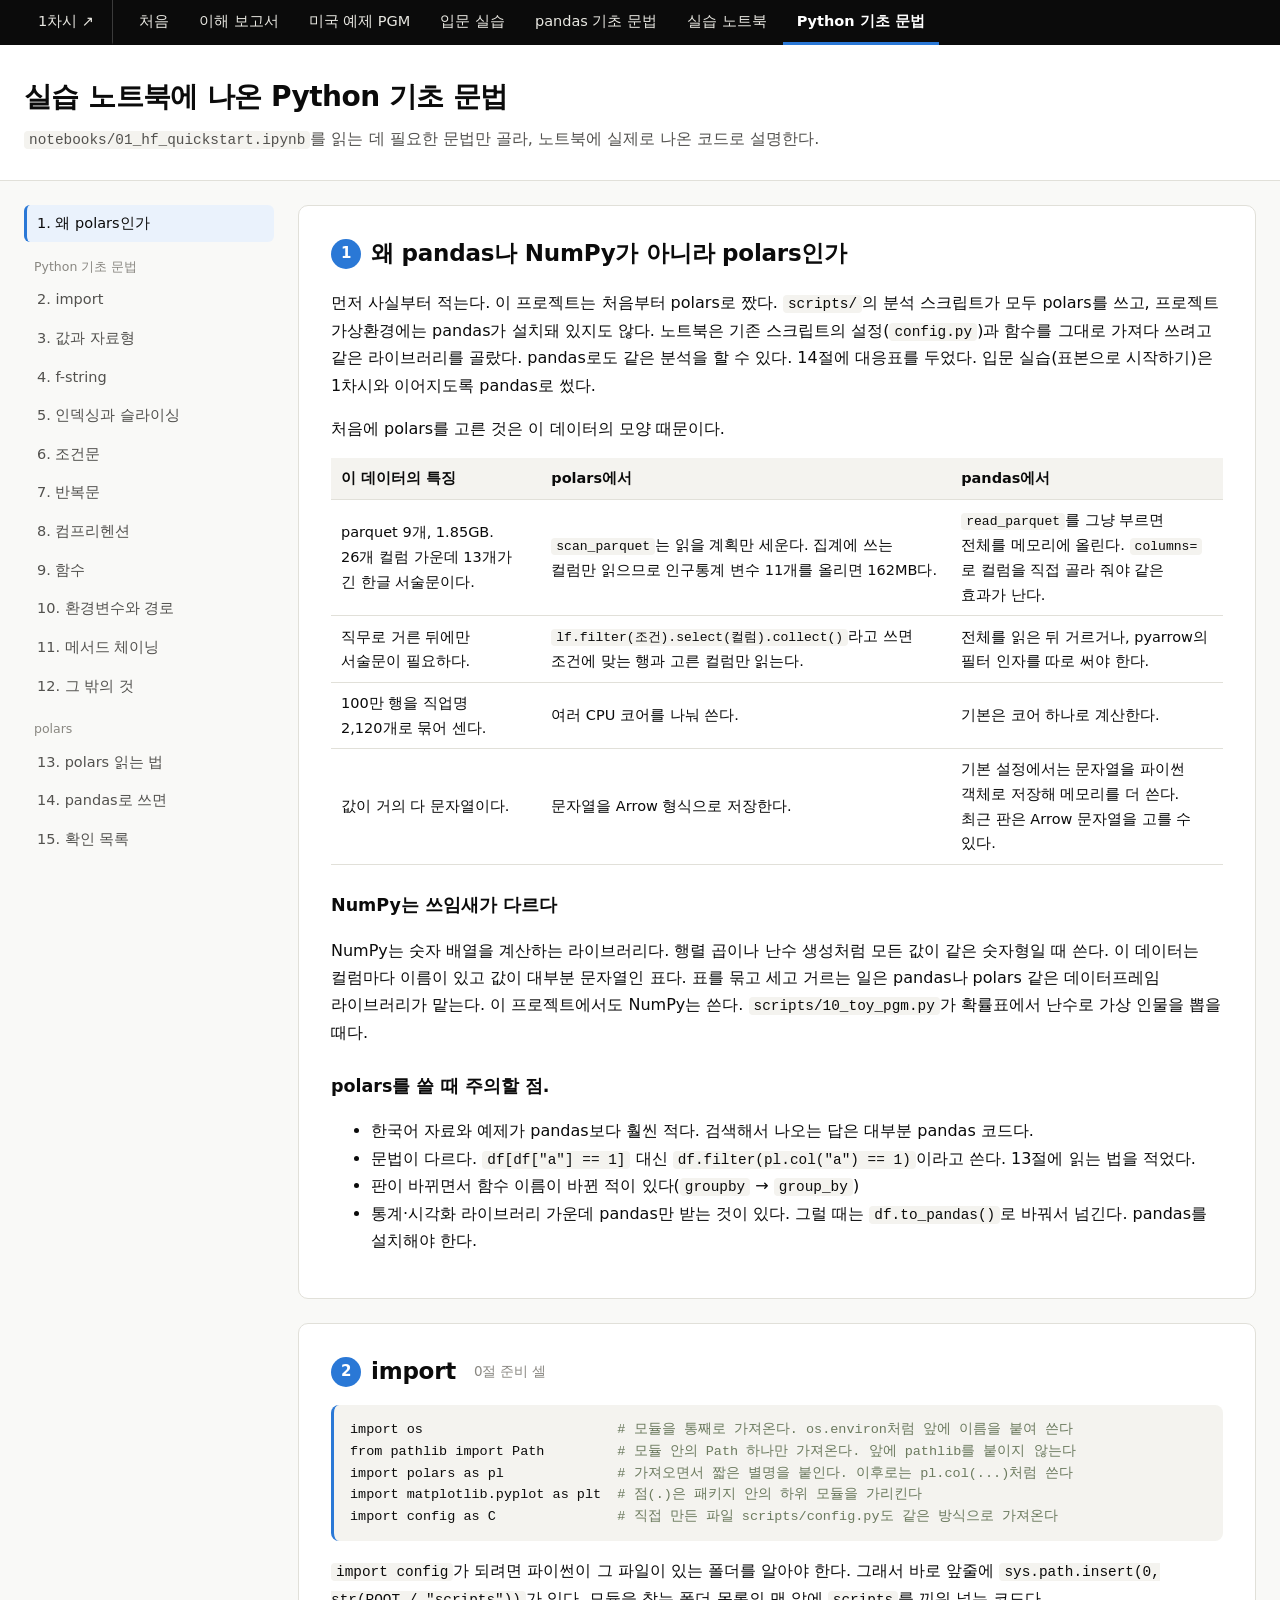
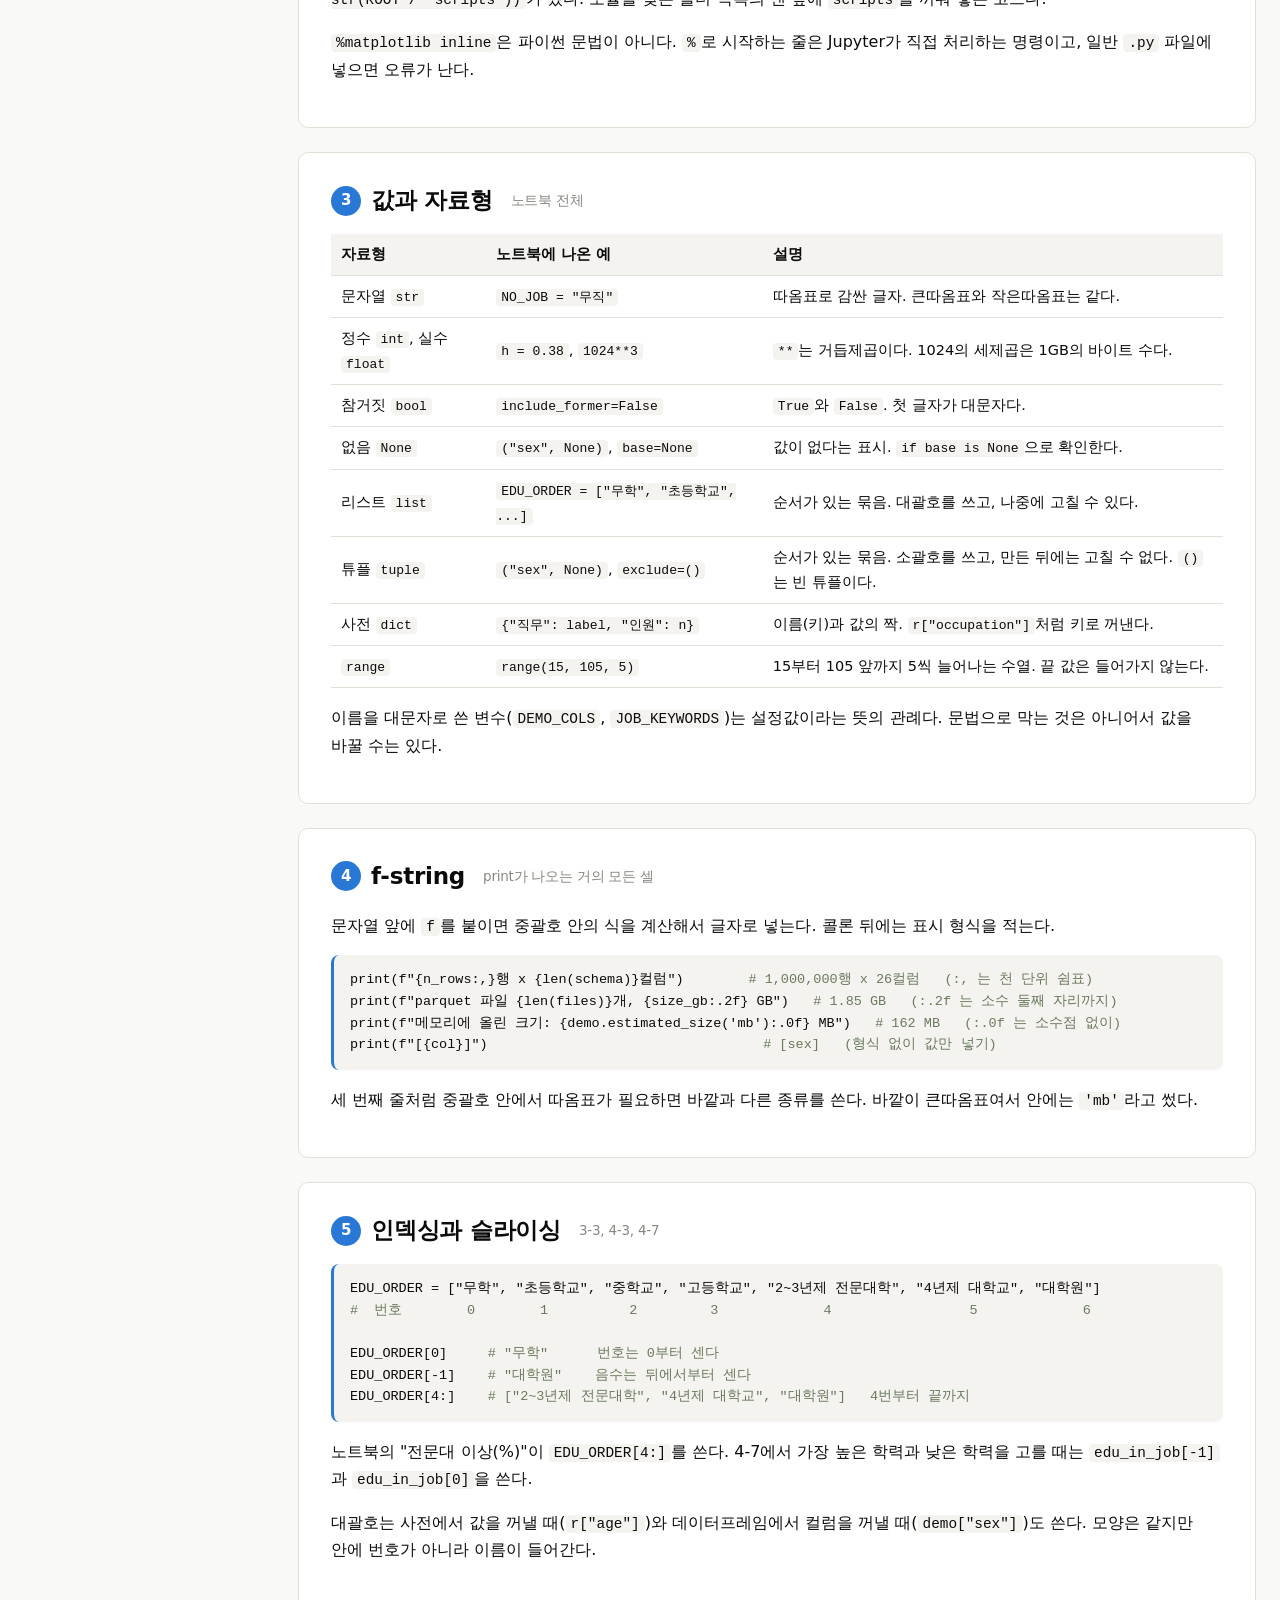
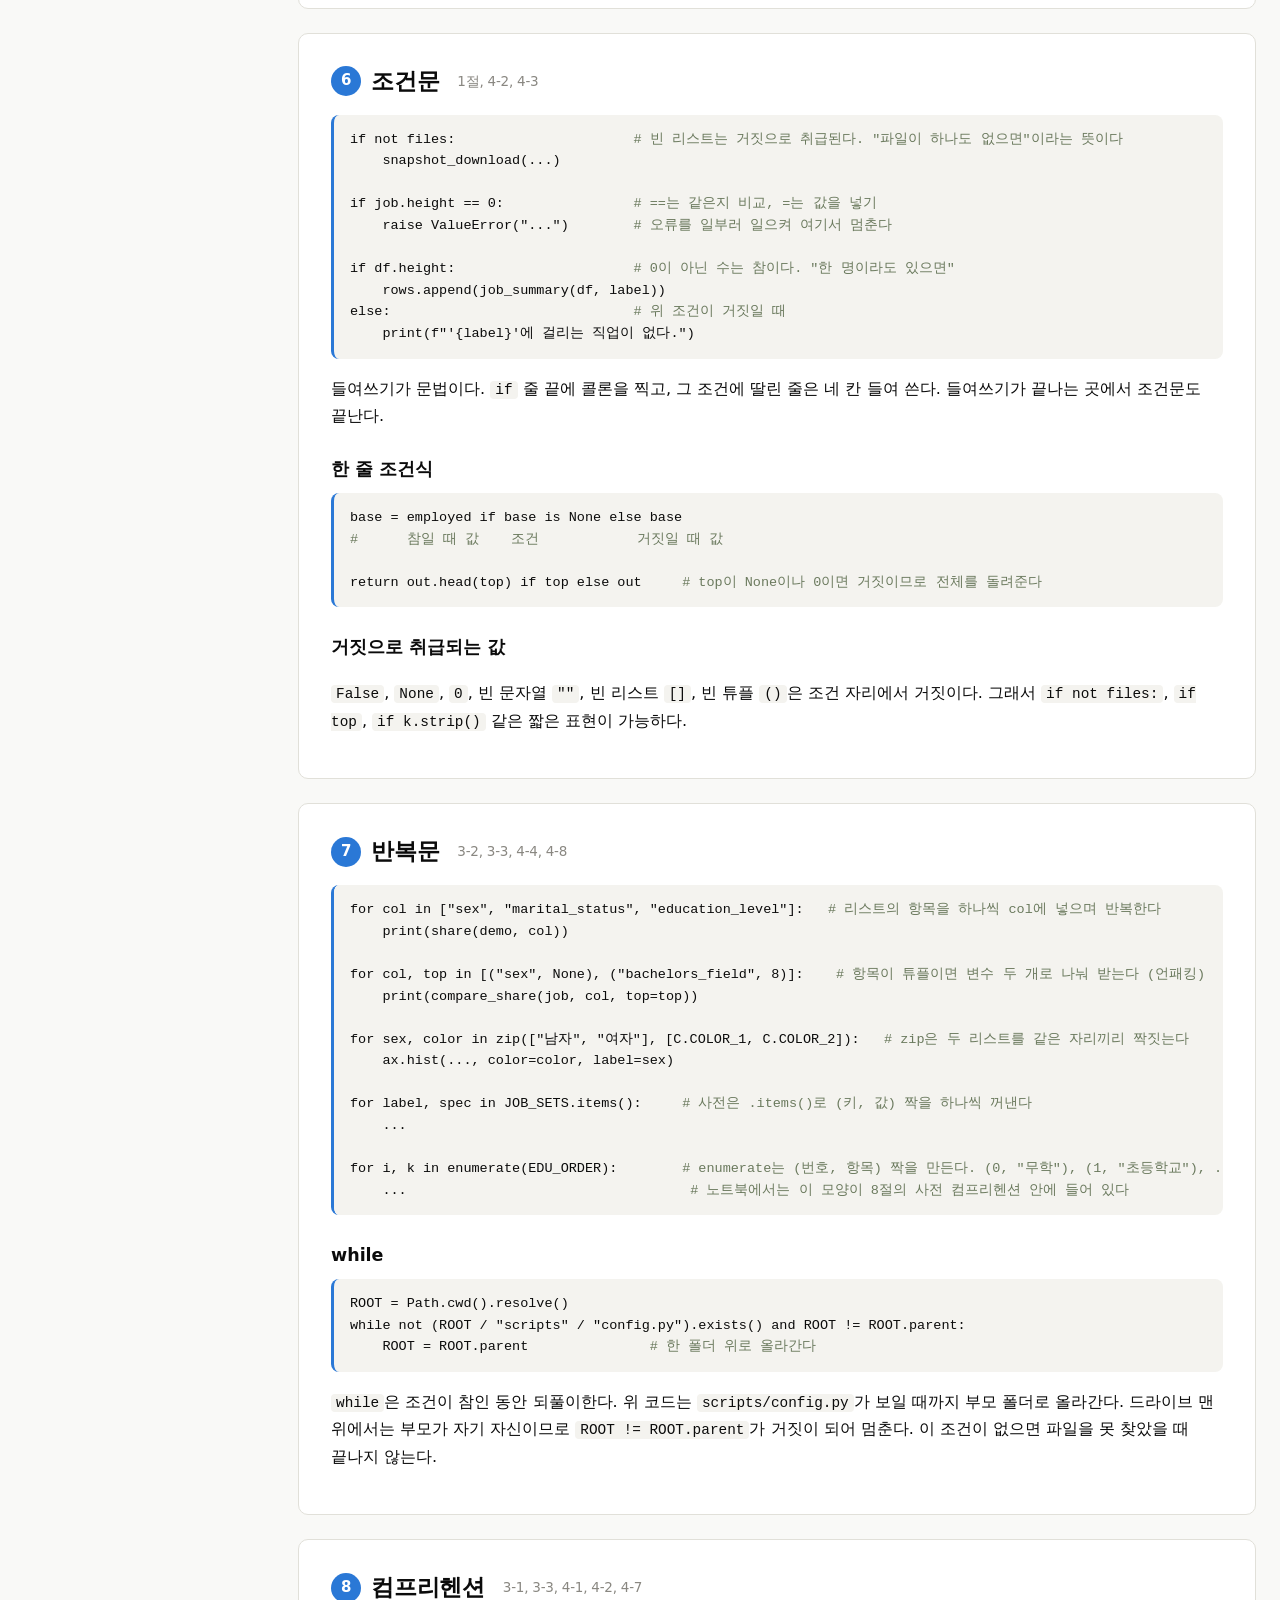
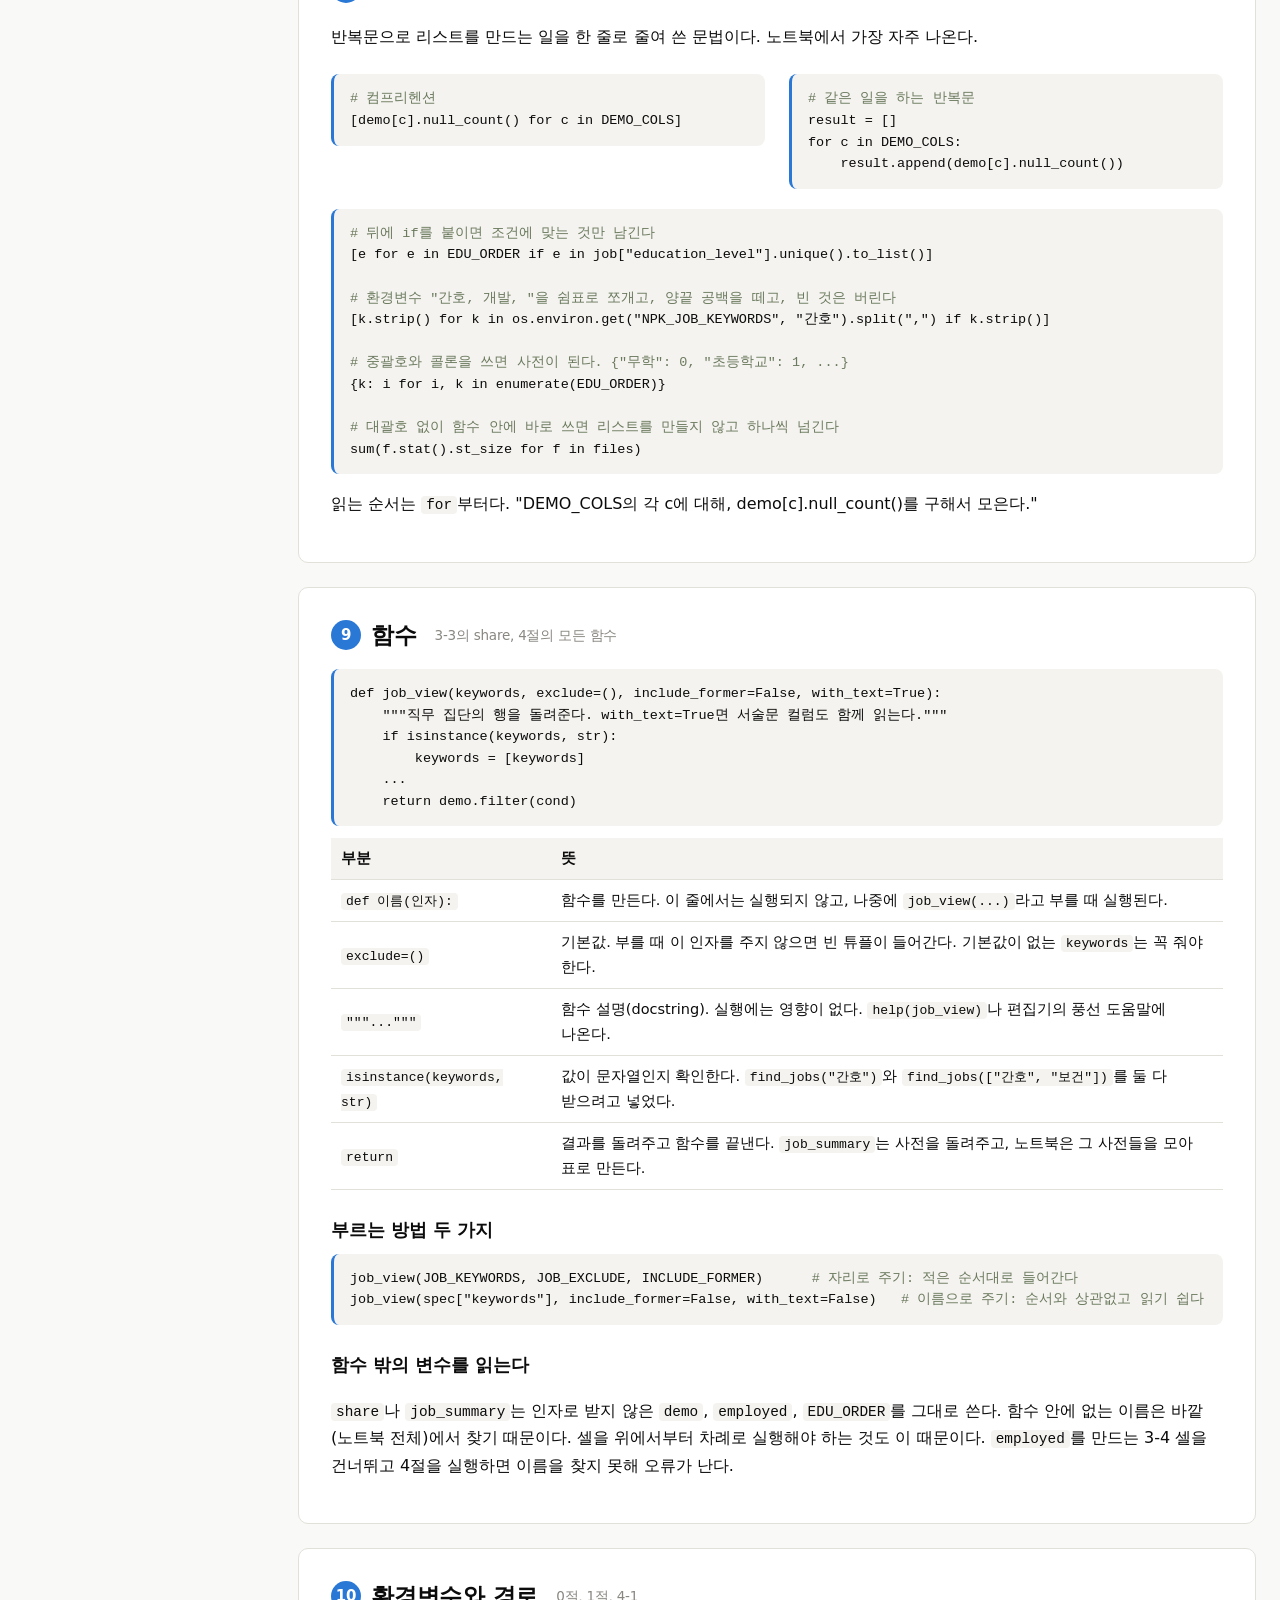
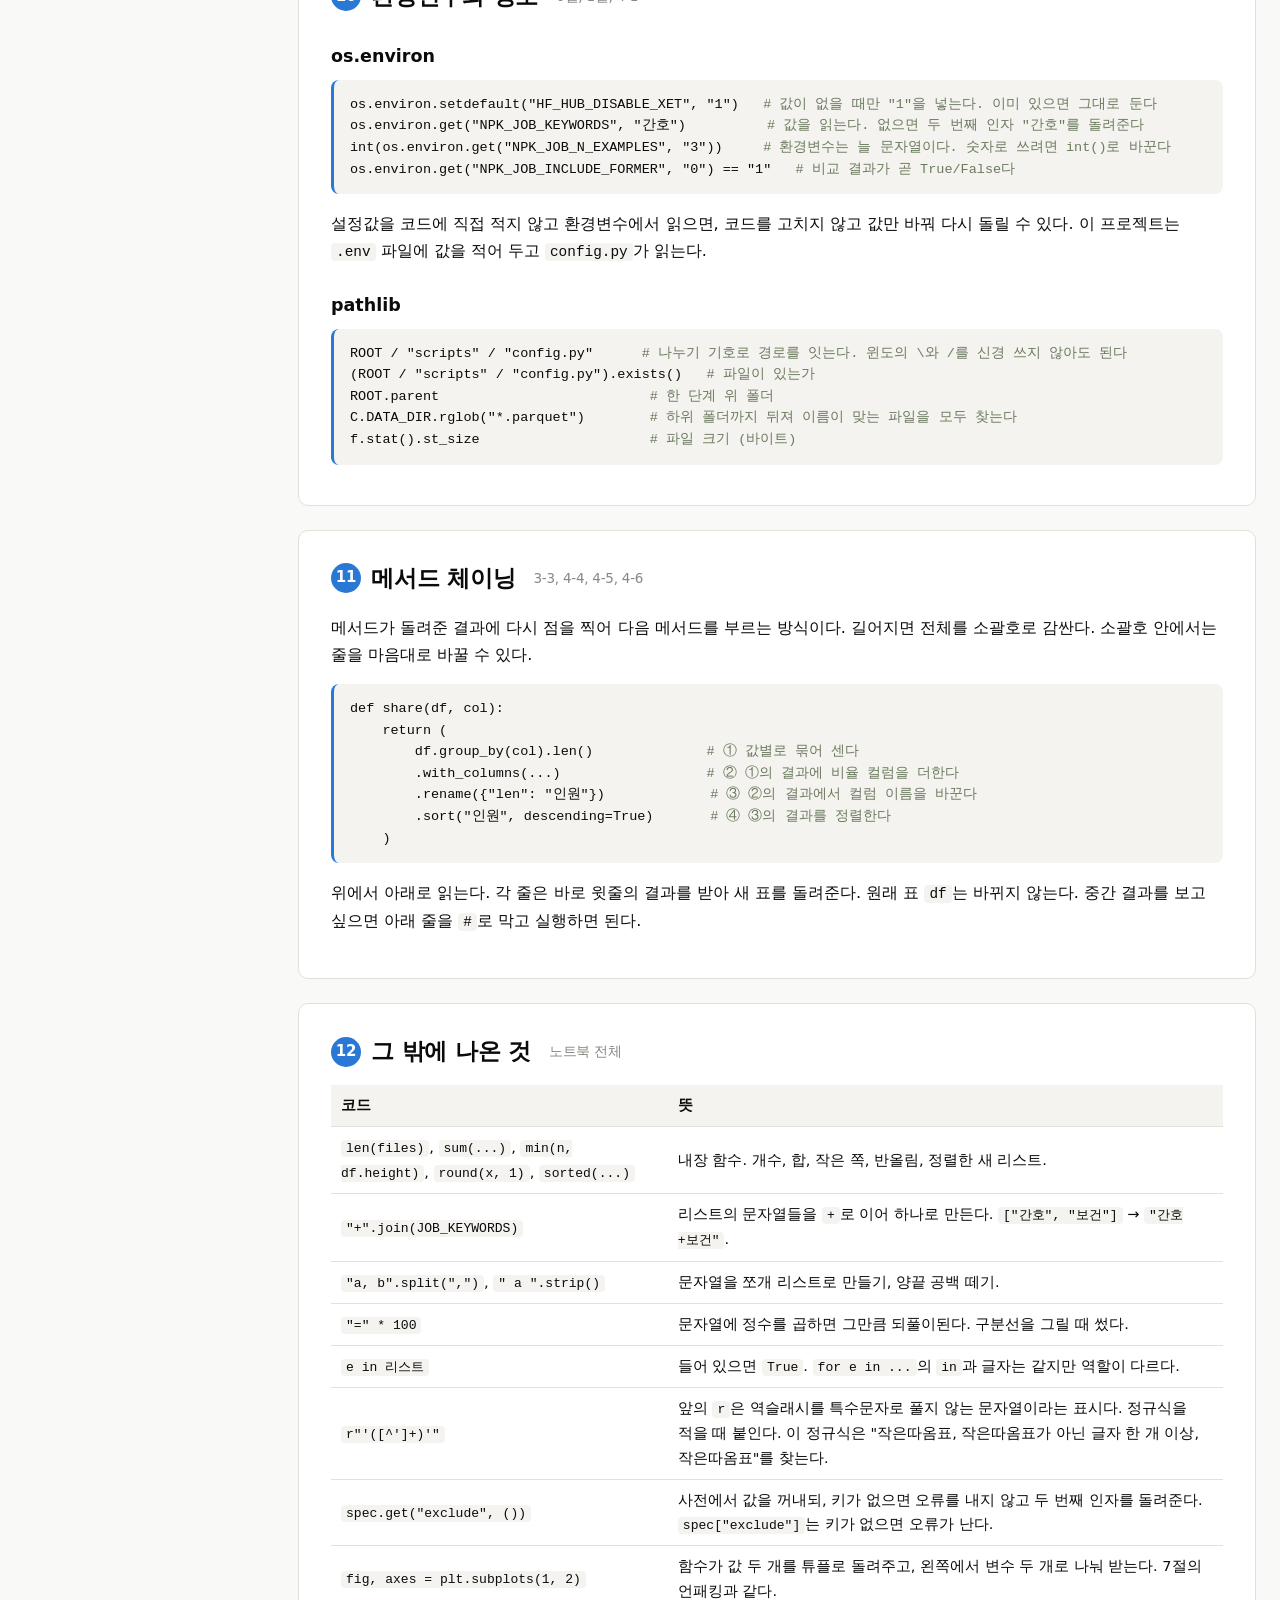
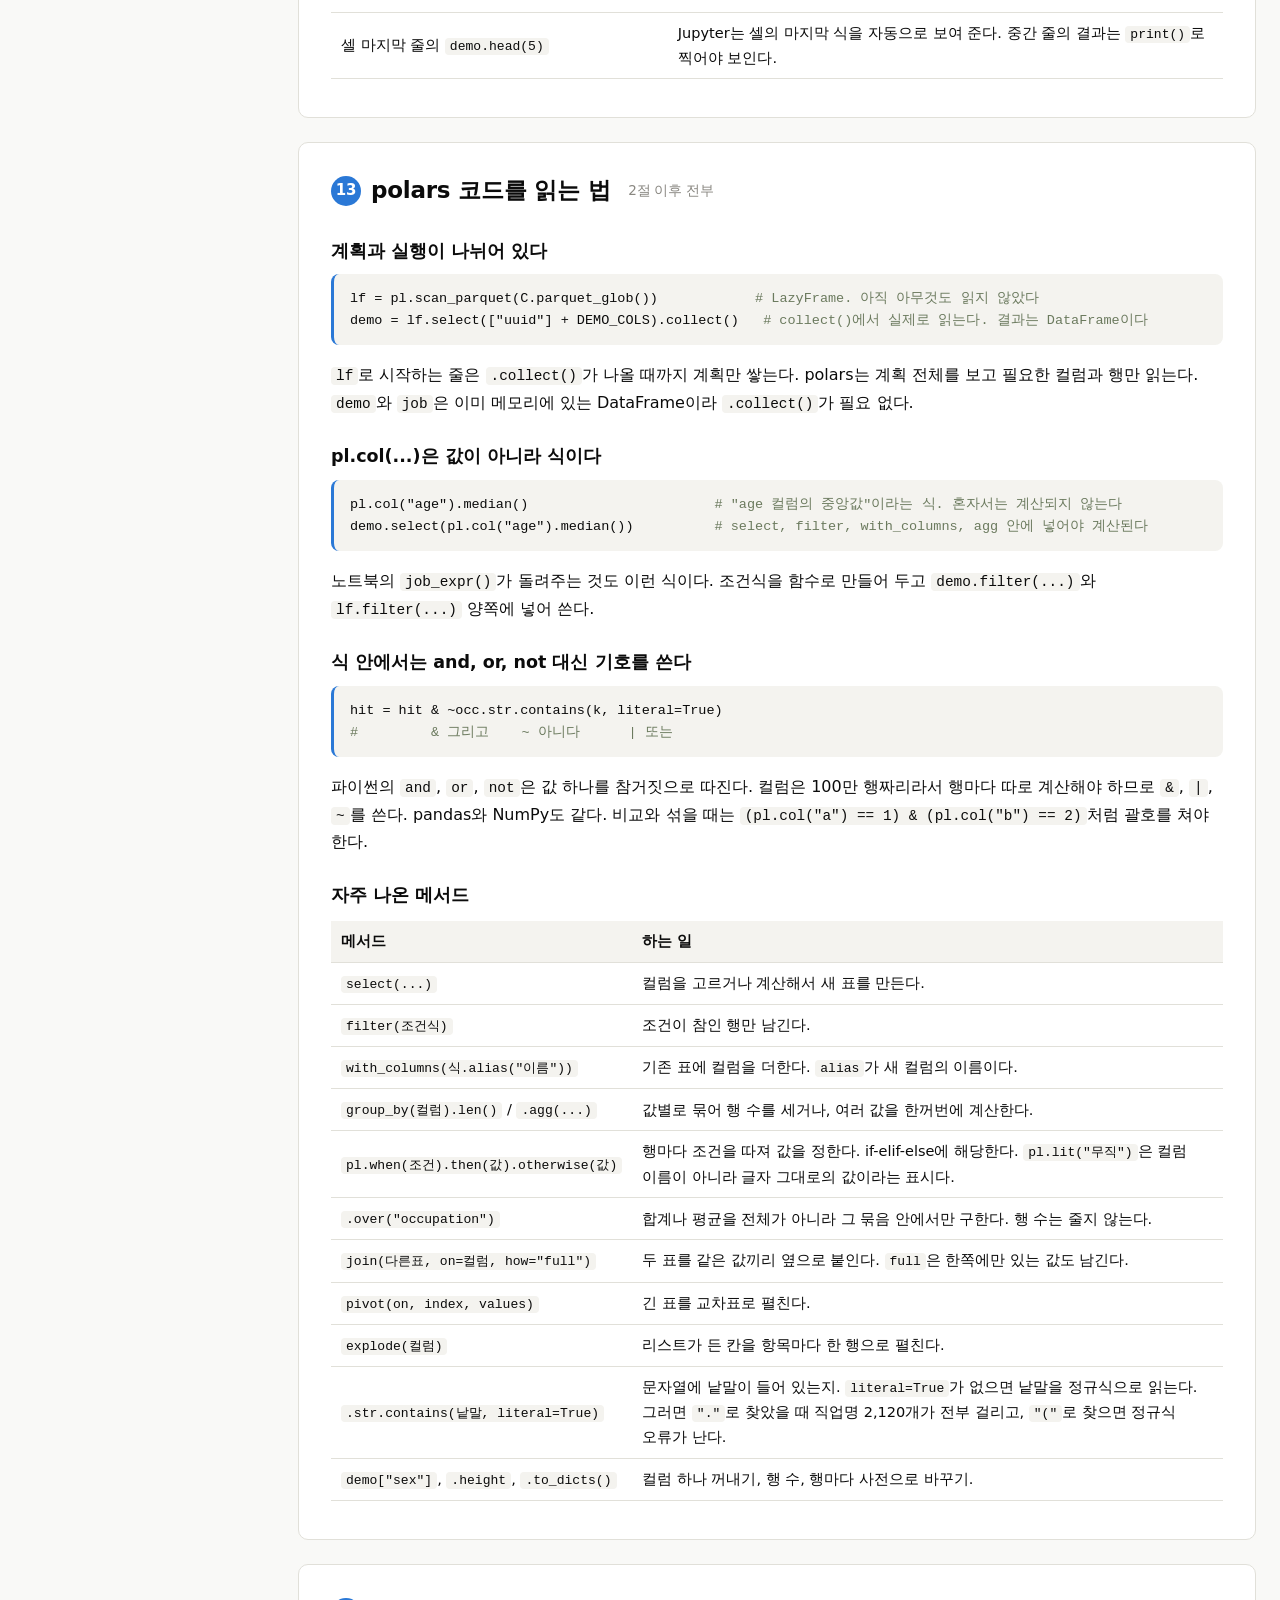
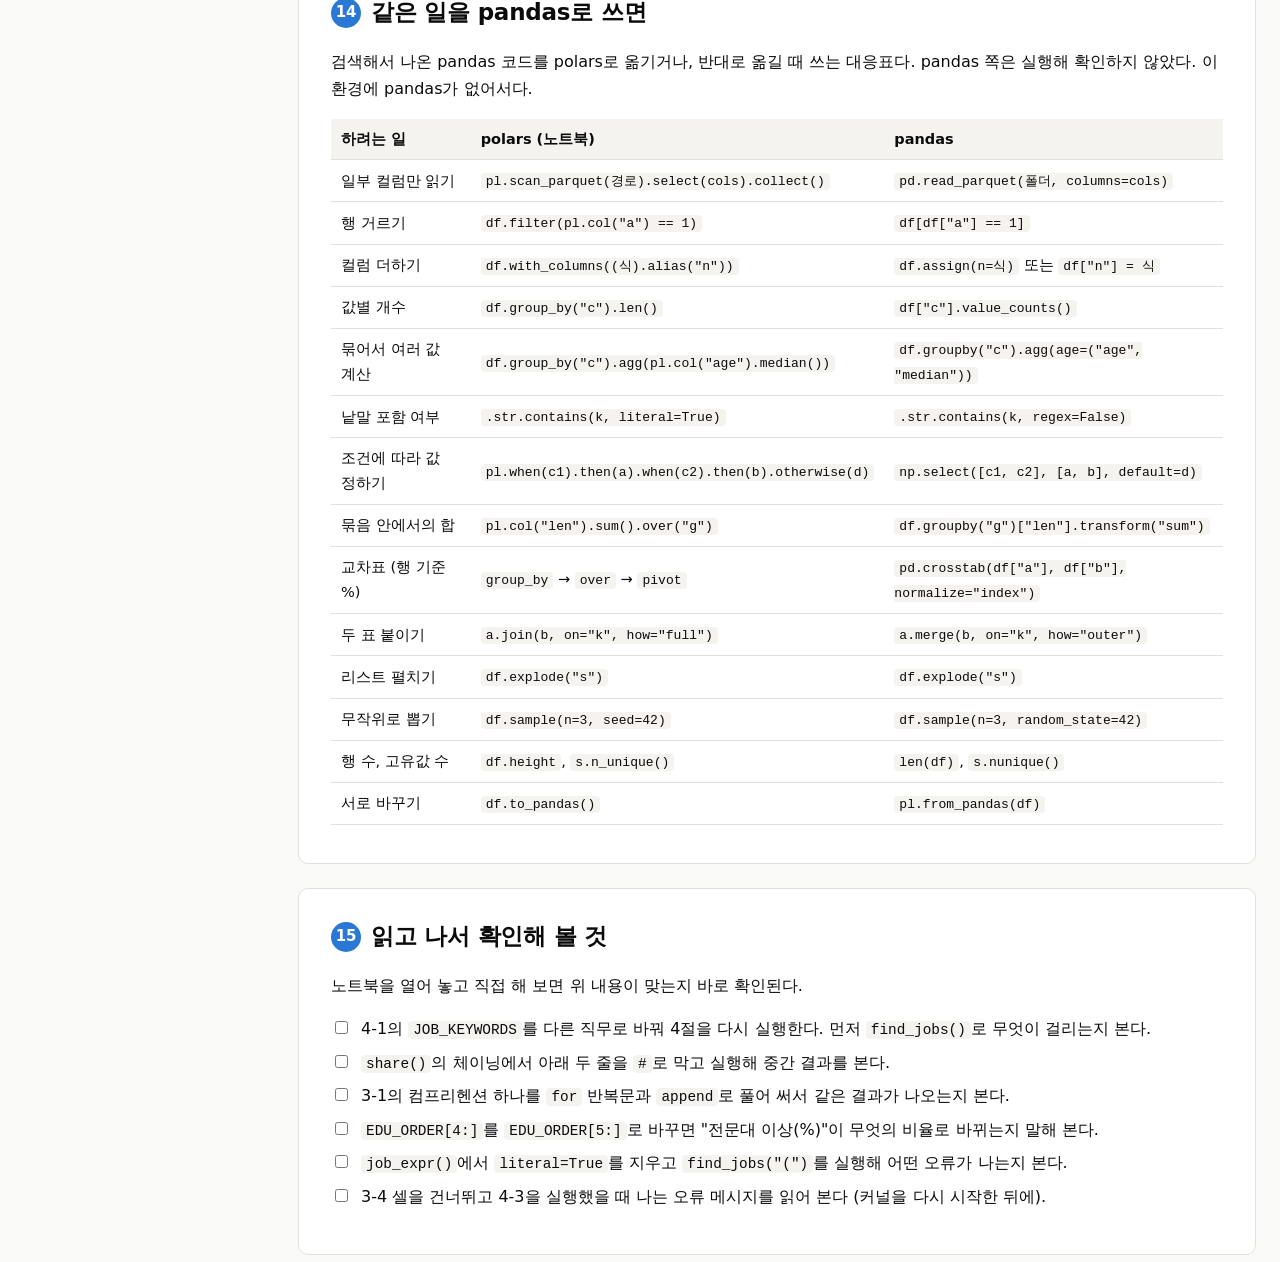
<file: python-basics.html>
<!doctype html>
<html lang=ko><head><meta charset=utf-8><meta name=viewport content="width=device-width,initial-scale=1">
<title>실습 노트북에 나온 Python 기초 문법</title><style>
:root{
  --page:#f9f9f7; --surface:#ffffff; --ink:#0b0b0b; --ink-2:#52514e; --muted:#898781; --line:#e1e0d9;
  --accent:#2a78d6; --accent-2:#eb6834; --accent-soft:#eaf2fc; --warn-bg:#fff4e5; --warn-ink:#8a4b00;
  --code-bg:#f4f3ef; --code-comment:#6b7a5e;
  --max-width:1440px; --nav-width:250px; --gap:24px; --radius:10px;
  --font:"Pretendard","Malgun Gothic","Apple SD Gothic Neo",system-ui,sans-serif;
  --mono:"D2Coding","Consolas","Cascadia Mono",monospace;
}
*{box-sizing:border-box}
html{scroll-behavior:smooth}
body{margin:0;background:var(--page);color:var(--ink);font-family:var(--font);font-size:16px;line-height:1.7;word-break:keep-all}
header.top{background:var(--surface);border-bottom:1px solid var(--line);padding:28px var(--gap)}
header.top .inner,.layout{max-width:var(--max-width);margin:0 auto}
header.top h1{margin:0 0 4px;font-size:28px;letter-spacing:-.02em}
header.top p{margin:0;color:var(--ink-2)}
.tabs{display:flex;gap:6px;margin-top:16px;flex-wrap:wrap}
.tabs a{padding:7px 14px;border:1px solid var(--line);border-radius:8px 8px 0 0;text-decoration:none;color:var(--ink-2);background:var(--page);font-size:14.5px}
.tabs a.on{background:var(--accent);border-color:var(--accent);color:#fff}
.tabs a:hover:not(.on){background:var(--accent-soft);color:var(--ink)}
.layout{display:grid;grid-template-columns:var(--nav-width) minmax(0,1fr);gap:var(--gap);padding:var(--gap)}
nav.toc{position:sticky;top:16px;align-self:start;display:flex;flex-direction:column;gap:2px;font-size:14.5px}
nav.toc a{color:var(--ink-2);text-decoration:none;padding:6px 10px;border-radius:6px;border-left:3px solid transparent}
nav.toc a:hover{background:var(--accent-soft);color:var(--ink);border-left-color:var(--accent)}
nav.toc .grp{margin:12px 0 2px 10px;color:var(--muted);font-size:12.5px}
section{background:var(--surface);border:1px solid var(--line);border-radius:var(--radius);padding:28px 32px;margin-bottom:var(--gap)}
h2{font-size:23px;margin:0 0 14px;letter-spacing:-.01em;display:flex;align-items:center;gap:10px}
h2 .no{background:var(--accent);color:#fff;border-radius:50%;width:30px;height:30px;display:inline-grid;place-items:center;font-size:15px;flex:none}
h3{font-size:17.5px;margin:26px 0 8px}
.where{color:var(--muted);font-size:13.5px;font-weight:400;margin-left:8px}
.note{color:var(--ink-2);font-size:14.5px;border-left:3px solid var(--line);padding-left:12px;margin:8px 0 16px}
.warn{background:var(--warn-bg);color:var(--warn-ink);padding:12px 16px;border-radius:8px;font-size:15px;margin:14px 0}
.two{display:grid;grid-template-columns:repeat(2,minmax(0,1fr));gap:var(--gap);align-items:start}
.tablewrap{overflow-x:auto;margin:10px 0}
table{border-collapse:collapse;width:100%;font-size:14.5px}
th,td{padding:8px 10px;border-bottom:1px solid var(--line);vertical-align:middle;text-align:left}
th{background:var(--code-bg);font-weight:600;white-space:nowrap}
tbody tr:hover{background:#fafaf8}
code{font-family:var(--mono);font-size:.9em;background:var(--code-bg);padding:1px 5px;border-radius:4px}
pre{background:var(--code-bg);border-radius:8px;padding:14px 16px;overflow-x:auto;font-size:13.5px;line-height:1.6;margin:8px 0 12px;border-left:3px solid var(--accent)}
pre code{background:none;padding:0;font-size:1em}
pre .c{color:var(--code-comment)}
ul.todo{list-style:none;padding-left:0}
ul.todo li{margin:6px 0}
ul.todo label{display:flex;gap:10px;align-items:flex-start;cursor:pointer}
ul.todo input{margin-top:6px;flex:none}
ul.todo input:checked + span{color:var(--muted);text-decoration:line-through}
@media (max-width:1000px){.layout{grid-template-columns:1fr}nav.toc{position:static;flex-direction:row;flex-wrap:wrap}nav.toc .grp{display:none}.two{grid-template-columns:1fr}section{padding:20px 16px}}
</style></head><body><style>.sitenav{--sn-bg:#0b0b0b;--sn-ink:#e9e8e2;--sn-on:#2a78d6;background:var(--sn-bg);padding:0 24px;font-family:'Pretendard','Malgun Gothic',system-ui,sans-serif;font-size:14.5px;line-height:1.4;position:relative;z-index:50}.sitenav .in{max-width:1440px;margin:0 auto;display:flex;flex-wrap:wrap;gap:2px;align-items:center}.sitenav a{color:var(--sn-ink);text-decoration:none;padding:11px 14px;border-bottom:3px solid transparent;display:block}.sitenav a:hover{background:rgba(255,255,255,.08)}.sitenav a.on{border-bottom-color:var(--sn-on);color:#fff;font-weight:600}.sitenav a.ext{margin-right:10px;padding-right:18px;border-right:1px solid rgba(255,255,255,.2)}body.jp-Notebook{padding-top:0!important}body.jp-Notebook>.sitenav{margin:0 calc(-1*var(--jp-notebook-padding,20px));margin-bottom:var(--jp-notebook-padding,20px)}</style><div class="sitenav" role="navigation" aria-label="사이트 메뉴"><div class="in"><a class="ext" href="https://kwonsuhyeon.github.io/-statistics/" target="_blank" rel="noopener">1차시 ↗</a><a href="index.html">처음</a><a href="report.html">이해 보고서</a><a href="us-person-pgm.html">미국 예제 PGM</a><a href="beginner.html">입문 실습</a><a href="pandas-basics.html">pandas 기초 문법</a><a href="quickstart.html">실습 노트북</a><a href="python-basics.html" class=on>Python 기초 문법</a></div></div>
<header class=top><div class=inner>
<h1>실습 노트북에 나온 Python 기초 문법</h1>
<p><code>notebooks/01_hf_quickstart.ipynb</code>를 읽는 데 필요한 문법만 골라, 노트북에 실제로 나온 코드로 설명한다.</p>
</div></header>

<div class=layout>
<nav class=toc>
<a href="#why">1. 왜 polars인가</a>
<span class=grp>Python 기초 문법</span>
<a href="#import">2. import</a>
<a href="#types">3. 값과 자료형</a>
<a href="#fstring">4. f-string</a>
<a href="#index">5. 인덱싱과 슬라이싱</a>
<a href="#if">6. 조건문</a>
<a href="#loop">7. 반복문</a>
<a href="#comp">8. 컴프리헨션</a>
<a href="#func">9. 함수</a>
<a href="#env">10. 환경변수와 경로</a>
<a href="#chain">11. 메서드 체이닝</a>
<a href="#etc">12. 그 밖의 것</a>
<span class=grp>polars</span>
<a href="#polars">13. polars 읽는 법</a>
<a href="#pandas">14. pandas로 쓰면</a>
<a href="#check">15. 확인 목록</a>
</nav>

<main>

<section id=why>
<h2><span class=no>1</span>왜 pandas나 NumPy가 아니라 polars인가</h2>
<p>먼저 사실부터 적는다. 이 프로젝트는 처음부터 polars로 짰다. <code>scripts/</code>의 분석 스크립트가 모두 polars를 쓰고, 프로젝트 가상환경에는 pandas가 설치돼 있지도 않다. 노트북은 기존 스크립트의 설정(<code>config.py</code>)과 함수를 그대로 가져다 쓰려고 같은 라이브러리를 골랐다. pandas로도 같은 분석을 할 수 있다. 14절에 대응표를 두었다. 입문 실습(표본으로 시작하기)은 1차시와 이어지도록 pandas로 썼다.</p>
<p>처음에 polars를 고른 것은 이 데이터의 모양 때문이다.</p>
<div class=tablewrap><table>
<thead><tr><th>이 데이터의 특징</th><th>polars에서</th><th>pandas에서</th></tr></thead>
<tbody>
<tr><td>parquet 9개, 1.85GB. 26개 컬럼 가운데 13개가 긴 한글 서술문이다.</td><td><code>scan_parquet</code>는 읽을 계획만 세운다. 집계에 쓰는 컬럼만 읽으므로 인구통계 변수 11개를 올리면 162MB다.</td><td><code>read_parquet</code>를 그냥 부르면 전체를 메모리에 올린다. <code>columns=</code>로 컬럼을 직접 골라 줘야 같은 효과가 난다.</td></tr>
<tr><td>직무로 거른 뒤에만 서술문이 필요하다.</td><td><code>lf.filter(조건).select(컬럼).collect()</code>라고 쓰면 조건에 맞는 행과 고른 컬럼만 읽는다.</td><td>전체를 읽은 뒤 거르거나, pyarrow의 필터 인자를 따로 써야 한다.</td></tr>
<tr><td>100만 행을 직업명 2,120개로 묶어 센다.</td><td>여러 CPU 코어를 나눠 쓴다.</td><td>기본은 코어 하나로 계산한다.</td></tr>
<tr><td>값이 거의 다 문자열이다.</td><td>문자열을 Arrow 형식으로 저장한다.</td><td>기본 설정에서는 문자열을 파이썬 객체로 저장해 메모리를 더 쓴다. 최근 판은 Arrow 문자열을 고를 수 있다.</td></tr>
</tbody></table></div>
<h3>NumPy는 쓰임새가 다르다</h3>
<p>NumPy는 숫자 배열을 계산하는 라이브러리다. 행렬 곱이나 난수 생성처럼 모든 값이 같은 숫자형일 때 쓴다. 이 데이터는 컬럼마다 이름이 있고 값이 대부분 문자열인 표다. 표를 묶고 세고 거르는 일은 pandas나 polars 같은 데이터프레임 라이브러리가 맡는다. 이 프로젝트에서도 NumPy는 쓴다. <code>scripts/10_toy_pgm.py</code>가 확률표에서 난수로 가상 인물을 뽑을 때다.</p>
<h3>polars를 쓸 때 주의할 점.</h3>
<ul>
<li>한국어 자료와 예제가 pandas보다 훨씬 적다. 검색해서 나오는 답은 대부분 pandas 코드다.</li>
<li>문법이 다르다. <code>df[df["a"] == 1]</code> 대신 <code>df.filter(pl.col("a") == 1)</code>이라고 쓴다. 13절에 읽는 법을 적었다.</li>
<li>판이 바뀌면서 함수 이름이 바뀐 적이 있다(<code>groupby</code> → <code>group_by</code>)</li>
<li>통계·시각화 라이브러리 가운데 pandas만 받는 것이 있다. 그럴 때는 <code>df.to_pandas()</code>로 바꿔서 넘긴다. pandas를 설치해야 한다.</li>
</ul>
</section>

<section id=import>
<h2><span class=no>2</span>import <span class=where>0절 준비 셀</span></h2>
<pre><code>import os                        <span class=c># 모듈을 통째로 가져온다. os.environ처럼 앞에 이름을 붙여 쓴다</span>
from pathlib import Path         <span class=c># 모듈 안의 Path 하나만 가져온다. 앞에 pathlib를 붙이지 않는다</span>
import polars as pl              <span class=c># 가져오면서 짧은 별명을 붙인다. 이후로는 pl.col(...)처럼 쓴다</span>
import matplotlib.pyplot as plt  <span class=c># 점(.)은 패키지 안의 하위 모듈을 가리킨다</span>
import config as C               <span class=c># 직접 만든 파일 scripts/config.py도 같은 방식으로 가져온다</span></code></pre>
<p><code>import config</code>가 되려면 파이썬이 그 파일이 있는 폴더를 알아야 한다. 그래서 바로 앞줄에 <code>sys.path.insert(0, str(ROOT / "scripts"))</code>가 있다. 모듈을 찾는 폴더 목록의 맨 앞에 <code>scripts</code>를 끼워 넣는 코드다.</p>
<p><code>%matplotlib inline</code>은 파이썬 문법이 아니다. <code>%</code>로 시작하는 줄은 Jupyter가 직접 처리하는 명령이고, 일반 <code>.py</code> 파일에 넣으면 오류가 난다.</p>
</section>

<section id=types>
<h2><span class=no>3</span>값과 자료형 <span class=where>노트북 전체</span></h2>
<div class=tablewrap><table>
<thead><tr><th>자료형</th><th>노트북에 나온 예</th><th>설명</th></tr></thead>
<tbody>
<tr><td>문자열 <code>str</code></td><td><code>NO_JOB = "무직"</code></td><td>따옴표로 감싼 글자. 큰따옴표와 작은따옴표는 같다.</td></tr>
<tr><td>정수 <code>int</code>, 실수 <code>float</code></td><td><code>h = 0.38</code>, <code>1024**3</code></td><td><code>**</code>는 거듭제곱이다. 1024의 세제곱은 1GB의 바이트 수다.</td></tr>
<tr><td>참거짓 <code>bool</code></td><td><code>include_former=False</code></td><td><code>True</code>와 <code>False</code>. 첫 글자가 대문자다.</td></tr>
<tr><td>없음 <code>None</code></td><td><code>("sex", None)</code>, <code>base=None</code></td><td>값이 없다는 표시. <code>if base is None</code>으로 확인한다.</td></tr>
<tr><td>리스트 <code>list</code></td><td><code>EDU_ORDER = ["무학", "초등학교", ...]</code></td><td>순서가 있는 묶음. 대괄호를 쓰고, 나중에 고칠 수 있다.</td></tr>
<tr><td>튜플 <code>tuple</code></td><td><code>("sex", None)</code>, <code>exclude=()</code></td><td>순서가 있는 묶음. 소괄호를 쓰고, 만든 뒤에는 고칠 수 없다. <code>()</code>는 빈 튜플이다.</td></tr>
<tr><td>사전 <code>dict</code></td><td><code>{"직무": label, "인원": n}</code></td><td>이름(키)과 값의 짝. <code>r["occupation"]</code>처럼 키로 꺼낸다.</td></tr>
<tr><td><code>range</code></td><td><code>range(15, 105, 5)</code></td><td>15부터 105 앞까지 5씩 늘어나는 수열. 끝 값은 들어가지 않는다.</td></tr>
</tbody></table></div>
<p>이름을 대문자로 쓴 변수(<code>DEMO_COLS</code>, <code>JOB_KEYWORDS</code>)는 설정값이라는 뜻의 관례다. 문법으로 막는 것은 아니어서 값을 바꿀 수는 있다.</p>
</section>

<section id=fstring>
<h2><span class=no>4</span>f-string <span class=where>print가 나오는 거의 모든 셀</span></h2>
<p>문자열 앞에 <code>f</code>를 붙이면 중괄호 안의 식을 계산해서 글자로 넣는다. 콜론 뒤에는 표시 형식을 적는다.</p>
<pre><code>print(f"{n_rows:,}행 x {len(schema)}컬럼")        <span class=c># 1,000,000행 x 26컬럼   (:, 는 천 단위 쉼표)</span>
print(f"parquet 파일 {len(files)}개, {size_gb:.2f} GB")   <span class=c># 1.85 GB   (:.2f 는 소수 둘째 자리까지)</span>
print(f"메모리에 올린 크기: {demo.estimated_size('mb'):.0f} MB")   <span class=c># 162 MB   (:.0f 는 소수점 없이)</span>
print(f"[{col}]")                                  <span class=c># [sex]   (형식 없이 값만 넣기)</span></code></pre>
<p>세 번째 줄처럼 중괄호 안에서 따옴표가 필요하면 바깥과 다른 종류를 쓴다. 바깥이 큰따옴표여서 안에는 <code>'mb'</code>라고 썼다.</p>
</section>

<section id=index>
<h2><span class=no>5</span>인덱싱과 슬라이싱 <span class=where>3-3, 4-3, 4-7</span></h2>
<pre><code>EDU_ORDER = ["무학", "초등학교", "중학교", "고등학교", "2~3년제 전문대학", "4년제 대학교", "대학원"]
<span class=c>#  번호        0        1          2         3             4                 5             6</span>

EDU_ORDER[0]     <span class=c># "무학"      번호는 0부터 센다</span>
EDU_ORDER[-1]    <span class=c># "대학원"    음수는 뒤에서부터 센다</span>
EDU_ORDER[4:]    <span class=c># ["2~3년제 전문대학", "4년제 대학교", "대학원"]   4번부터 끝까지</span></code></pre>
<p>노트북의 "전문대 이상(%)"이 <code>EDU_ORDER[4:]</code>를 쓴다. 4-7에서 가장 높은 학력과 낮은 학력을 고를 때는 <code>edu_in_job[-1]</code>과 <code>edu_in_job[0]</code>을 쓴다.</p>
<p>대괄호는 사전에서 값을 꺼낼 때(<code>r["age"]</code>)와 데이터프레임에서 컬럼을 꺼낼 때(<code>demo["sex"]</code>)도 쓴다. 모양은 같지만 안에 번호가 아니라 이름이 들어간다.</p>
</section>

<section id=if>
<h2><span class=no>6</span>조건문 <span class=where>1절, 4-2, 4-3</span></h2>
<pre><code>if not files:                      <span class=c># 빈 리스트는 거짓으로 취급된다. "파일이 하나도 없으면"이라는 뜻이다</span>
    snapshot_download(...)

if job.height == 0:                <span class=c># ==는 같은지 비교, =는 값을 넣기</span>
    raise ValueError("...")        <span class=c># 오류를 일부러 일으켜 여기서 멈춘다</span>

if df.height:                      <span class=c># 0이 아닌 수는 참이다. "한 명이라도 있으면"</span>
    rows.append(job_summary(df, label))
else:                              <span class=c># 위 조건이 거짓일 때</span>
    print(f"'{label}'에 걸리는 직업이 없다.")</code></pre>
<p>들여쓰기가 문법이다. <code>if</code> 줄 끝에 콜론을 찍고, 그 조건에 딸린 줄은 네 칸 들여 쓴다. 들여쓰기가 끝나는 곳에서 조건문도 끝난다.</p>
<h3>한 줄 조건식</h3>
<pre><code>base = employed if base is None else base
<span class=c>#      참일 때 값    조건            거짓일 때 값</span>

return out.head(top) if top else out     <span class=c># top이 None이나 0이면 거짓이므로 전체를 돌려준다</span></code></pre>
<h3>거짓으로 취급되는 값</h3>
<p><code>False</code>, <code>None</code>, <code>0</code>, 빈 문자열 <code>""</code>, 빈 리스트 <code>[]</code>, 빈 튜플 <code>()</code>은 조건 자리에서 거짓이다. 그래서 <code>if not files:</code>, <code>if top</code>, <code>if k.strip()</code> 같은 짧은 표현이 가능하다.</p>
</section>

<section id=loop>
<h2><span class=no>7</span>반복문 <span class=where>3-2, 3-3, 4-4, 4-8</span></h2>
<pre><code>for col in ["sex", "marital_status", "education_level"]:   <span class=c># 리스트의 항목을 하나씩 col에 넣으며 반복한다</span>
    print(share(demo, col))

for col, top in [("sex", None), ("bachelors_field", 8)]:    <span class=c># 항목이 튜플이면 변수 두 개로 나눠 받는다 (언패킹)</span>
    print(compare_share(job, col, top=top))

for sex, color in zip(["남자", "여자"], [C.COLOR_1, C.COLOR_2]):   <span class=c># zip은 두 리스트를 같은 자리끼리 짝짓는다</span>
    ax.hist(..., color=color, label=sex)

for label, spec in JOB_SETS.items():     <span class=c># 사전은 .items()로 (키, 값) 짝을 하나씩 꺼낸다</span>
    ...

for i, k in enumerate(EDU_ORDER):        <span class=c># enumerate는 (번호, 항목) 짝을 만든다. (0, "무학"), (1, "초등학교"), ...</span>
    ...                                   <span class=c># 노트북에서는 이 모양이 8절의 사전 컴프리헨션 안에 들어 있다</span></code></pre>
<h3>while</h3>
<pre><code>ROOT = Path.cwd().resolve()
while not (ROOT / "scripts" / "config.py").exists() and ROOT != ROOT.parent:
    ROOT = ROOT.parent               <span class=c># 한 폴더 위로 올라간다</span></code></pre>
<p><code>while</code>은 조건이 참인 동안 되풀이한다. 위 코드는 <code>scripts/config.py</code>가 보일 때까지 부모 폴더로 올라간다. 드라이브 맨 위에서는 부모가 자기 자신이므로 <code>ROOT != ROOT.parent</code>가 거짓이 되어 멈춘다. 이 조건이 없으면 파일을 못 찾았을 때 끝나지 않는다.</p>
</section>

<section id=comp>
<h2><span class=no>8</span>컴프리헨션 <span class=where>3-1, 3-3, 4-1, 4-2, 4-7</span></h2>
<p>반복문으로 리스트를 만드는 일을 한 줄로 줄여 쓴 문법이다. 노트북에서 가장 자주 나온다.</p>
<div class=two>
<div>
<pre><code><span class=c># 컴프리헨션</span>
[demo[c].null_count() for c in DEMO_COLS]</code></pre>
</div>
<div>
<pre><code><span class=c># 같은 일을 하는 반복문</span>
result = []
for c in DEMO_COLS:
    result.append(demo[c].null_count())</code></pre>
</div>
</div>
<pre><code><span class=c># 뒤에 if를 붙이면 조건에 맞는 것만 남긴다</span>
[e for e in EDU_ORDER if e in job["education_level"].unique().to_list()]

<span class=c># 환경변수 "간호, 개발, "을 쉼표로 쪼개고, 양끝 공백을 떼고, 빈 것은 버린다</span>
[k.strip() for k in os.environ.get("NPK_JOB_KEYWORDS", "간호").split(",") if k.strip()]

<span class=c># 중괄호와 콜론을 쓰면 사전이 된다. {"무학": 0, "초등학교": 1, ...}</span>
{k: i for i, k in enumerate(EDU_ORDER)}

<span class=c># 대괄호 없이 함수 안에 바로 쓰면 리스트를 만들지 않고 하나씩 넘긴다</span>
sum(f.stat().st_size for f in files)</code></pre>
<p>읽는 순서는 <code>for</code>부터다. "DEMO_COLS의 각 c에 대해, demo[c].null_count()를 구해서 모은다."</p>
</section>

<section id=func>
<h2><span class=no>9</span>함수 <span class=where>3-3의 share, 4절의 모든 함수</span></h2>
<pre><code>def job_view(keywords, exclude=(), include_former=False, with_text=True):
    """직무 집단의 행을 돌려준다. with_text=True면 서술문 컬럼도 함께 읽는다."""
    if isinstance(keywords, str):
        keywords = [keywords]
    ...
    return demo.filter(cond)</code></pre>
<div class=tablewrap><table>
<thead><tr><th>부분</th><th>뜻</th></tr></thead>
<tbody>
<tr><td><code>def 이름(인자):</code></td><td>함수를 만든다. 이 줄에서는 실행되지 않고, 나중에 <code>job_view(...)</code>라고 부를 때 실행된다.</td></tr>
<tr><td><code>exclude=()</code></td><td>기본값. 부를 때 이 인자를 주지 않으면 빈 튜플이 들어간다. 기본값이 없는 <code>keywords</code>는 꼭 줘야 한다.</td></tr>
<tr><td><code>"""..."""</code></td><td>함수 설명(docstring). 실행에는 영향이 없다. <code>help(job_view)</code>나 편집기의 풍선 도움말에 나온다.</td></tr>
<tr><td><code>isinstance(keywords, str)</code></td><td>값이 문자열인지 확인한다. <code>find_jobs("간호")</code>와 <code>find_jobs(["간호", "보건"])</code>를 둘 다 받으려고 넣었다.</td></tr>
<tr><td><code>return</code></td><td>결과를 돌려주고 함수를 끝낸다. <code>job_summary</code>는 사전을 돌려주고, 노트북은 그 사전들을 모아 표로 만든다.</td></tr>
</tbody></table></div>
<h3>부르는 방법 두 가지</h3>
<pre><code>job_view(JOB_KEYWORDS, JOB_EXCLUDE, INCLUDE_FORMER)      <span class=c># 자리로 주기: 적은 순서대로 들어간다</span>
job_view(spec["keywords"], include_former=False, with_text=False)   <span class=c># 이름으로 주기: 순서와 상관없고 읽기 쉽다</span></code></pre>
<h3>함수 밖의 변수를 읽는다</h3>
<p><code>share</code>나 <code>job_summary</code>는 인자로 받지 않은 <code>demo</code>, <code>employed</code>, <code>EDU_ORDER</code>를 그대로 쓴다. 함수 안에 없는 이름은 바깥(노트북 전체)에서 찾기 때문이다. 셀을 위에서부터 차례로 실행해야 하는 것도 이 때문이다. <code>employed</code>를 만드는 3-4 셀을 건너뛰고 4절을 실행하면 이름을 찾지 못해 오류가 난다.</p>
</section>

<section id=env>
<h2><span class=no>10</span>환경변수와 경로 <span class=where>0절, 1절, 4-1</span></h2>
<h3>os.environ</h3>
<pre><code>os.environ.setdefault("HF_HUB_DISABLE_XET", "1")   <span class=c># 값이 없을 때만 "1"을 넣는다. 이미 있으면 그대로 둔다</span>
os.environ.get("NPK_JOB_KEYWORDS", "간호")          <span class=c># 값을 읽는다. 없으면 두 번째 인자 "간호"를 돌려준다</span>
int(os.environ.get("NPK_JOB_N_EXAMPLES", "3"))     <span class=c># 환경변수는 늘 문자열이다. 숫자로 쓰려면 int()로 바꾼다</span>
os.environ.get("NPK_JOB_INCLUDE_FORMER", "0") == "1"   <span class=c># 비교 결과가 곧 True/False다</span></code></pre>
<p>설정값을 코드에 직접 적지 않고 환경변수에서 읽으면, 코드를 고치지 않고 값만 바꿔 다시 돌릴 수 있다. 이 프로젝트는 <code>.env</code> 파일에 값을 적어 두고 <code>config.py</code>가 읽는다.</p>
<h3>pathlib</h3>
<pre><code>ROOT / "scripts" / "config.py"      <span class=c># 나누기 기호로 경로를 잇는다. 윈도의 \와 /를 신경 쓰지 않아도 된다</span>
(ROOT / "scripts" / "config.py").exists()   <span class=c># 파일이 있는가</span>
ROOT.parent                          <span class=c># 한 단계 위 폴더</span>
C.DATA_DIR.rglob("*.parquet")        <span class=c># 하위 폴더까지 뒤져 이름이 맞는 파일을 모두 찾는다</span>
f.stat().st_size                     <span class=c># 파일 크기 (바이트)</span></code></pre>
</section>

<section id=chain>
<h2><span class=no>11</span>메서드 체이닝 <span class=where>3-3, 4-4, 4-5, 4-6</span></h2>
<p>메서드가 돌려준 결과에 다시 점을 찍어 다음 메서드를 부르는 방식이다. 길어지면 전체를 소괄호로 감싼다. 소괄호 안에서는 줄을 마음대로 바꿀 수 있다.</p>
<pre><code>def share(df, col):
    return (
        df.group_by(col).len()              <span class=c># ① 값별로 묶어 센다</span>
        .with_columns(...)                  <span class=c># ② ①의 결과에 비율 컬럼을 더한다</span>
        .rename({"len": "인원"})             <span class=c># ③ ②의 결과에서 컬럼 이름을 바꾼다</span>
        .sort("인원", descending=True)       <span class=c># ④ ③의 결과를 정렬한다</span>
    )</code></pre>
<p>위에서 아래로 읽는다. 각 줄은 바로 윗줄의 결과를 받아 새 표를 돌려준다. 원래 표 <code>df</code>는 바뀌지 않는다. 중간 결과를 보고 싶으면 아래 줄을 <code>#</code>로 막고 실행하면 된다.</p>
</section>

<section id=etc>
<h2><span class=no>12</span>그 밖에 나온 것 <span class=where>노트북 전체</span></h2>
<div class=tablewrap><table>
<thead><tr><th>코드</th><th>뜻</th></tr></thead>
<tbody>
<tr><td><code>len(files)</code>, <code>sum(...)</code>, <code>min(n, df.height)</code>, <code>round(x, 1)</code>, <code>sorted(...)</code></td><td>내장 함수. 개수, 합, 작은 쪽, 반올림, 정렬한 새 리스트.</td></tr>
<tr><td><code>"+".join(JOB_KEYWORDS)</code></td><td>리스트의 문자열들을 <code>+</code>로 이어 하나로 만든다. <code>["간호", "보건"]</code> → <code>"간호+보건"</code>.</td></tr>
<tr><td><code>"a, b".split(",")</code>, <code>" a ".strip()</code></td><td>문자열을 쪼개 리스트로 만들기, 양끝 공백 떼기.</td></tr>
<tr><td><code>"=" * 100</code></td><td>문자열에 정수를 곱하면 그만큼 되풀이된다. 구분선을 그릴 때 썼다.</td></tr>
<tr><td><code>e in 리스트</code></td><td>들어 있으면 <code>True</code>. <code>for e in ...</code>의 <code>in</code>과 글자는 같지만 역할이 다르다.</td></tr>
<tr><td><code>r"'([^']+)'"</code></td><td>앞의 <code>r</code>은 역슬래시를 특수문자로 풀지 않는 문자열이라는 표시다. 정규식을 적을 때 붙인다. 이 정규식은 "작은따옴표, 작은따옴표가 아닌 글자 한 개 이상, 작은따옴표"를 찾는다.</td></tr>
<tr><td><code>spec.get("exclude", ())</code></td><td>사전에서 값을 꺼내되, 키가 없으면 오류를 내지 않고 두 번째 인자를 돌려준다. <code>spec["exclude"]</code>는 키가 없으면 오류가 난다.</td></tr>
<tr><td><code>fig, axes = plt.subplots(1, 2)</code></td><td>함수가 값 두 개를 튜플로 돌려주고, 왼쪽에서 변수 두 개로 나눠 받는다. 7절의 언패킹과 같다.</td></tr>
<tr><td>셀 마지막 줄의 <code>demo.head(5)</code></td><td>Jupyter는 셀의 마지막 식을 자동으로 보여 준다. 중간 줄의 결과는 <code>print()</code>로 찍어야 보인다.</td></tr>
</tbody></table></div>
</section>

<section id=polars>
<h2><span class=no>13</span>polars 코드를 읽는 법 <span class=where>2절 이후 전부</span></h2>
<h3>계획과 실행이 나뉘어 있다</h3>
<pre><code>lf = pl.scan_parquet(C.parquet_glob())            <span class=c># LazyFrame. 아직 아무것도 읽지 않았다</span>
demo = lf.select(["uuid"] + DEMO_COLS).collect()   <span class=c># collect()에서 실제로 읽는다. 결과는 DataFrame이다</span></code></pre>
<p><code>lf</code>로 시작하는 줄은 <code>.collect()</code>가 나올 때까지 계획만 쌓는다. polars는 계획 전체를 보고 필요한 컬럼과 행만 읽는다. <code>demo</code>와 <code>job</code>은 이미 메모리에 있는 DataFrame이라 <code>.collect()</code>가 필요 없다.</p>
<h3>pl.col(...)은 값이 아니라 식이다</h3>
<pre><code>pl.col("age").median()                       <span class=c># "age 컬럼의 중앙값"이라는 식. 혼자서는 계산되지 않는다</span>
demo.select(pl.col("age").median())          <span class=c># select, filter, with_columns, agg 안에 넣어야 계산된다</span></code></pre>
<p>노트북의 <code>job_expr()</code>가 돌려주는 것도 이런 식이다. 조건식을 함수로 만들어 두고 <code>demo.filter(...)</code>와 <code>lf.filter(...)</code> 양쪽에 넣어 쓴다.</p>
<h3>식 안에서는 and, or, not 대신 기호를 쓴다</h3>
<pre><code>hit = hit &amp; ~occ.str.contains(k, literal=True)
<span class=c>#         &amp; 그리고    ~ 아니다      | 또는</span></code></pre>
<p>파이썬의 <code>and</code>, <code>or</code>, <code>not</code>은 값 하나를 참거짓으로 따진다. 컬럼은 100만 행짜리라서 행마다 따로 계산해야 하므로 <code>&amp;</code>, <code>|</code>, <code>~</code>를 쓴다. pandas와 NumPy도 같다. 비교와 섞을 때는 <code>(pl.col("a") == 1) &amp; (pl.col("b") == 2)</code>처럼 괄호를 쳐야 한다.</p>
<h3>자주 나온 메서드</h3>
<div class=tablewrap><table>
<thead><tr><th>메서드</th><th>하는 일</th></tr></thead>
<tbody>
<tr><td><code>select(...)</code></td><td>컬럼을 고르거나 계산해서 새 표를 만든다.</td></tr>
<tr><td><code>filter(조건식)</code></td><td>조건이 참인 행만 남긴다.</td></tr>
<tr><td><code>with_columns(식.alias("이름"))</code></td><td>기존 표에 컬럼을 더한다. <code>alias</code>가 새 컬럼의 이름이다.</td></tr>
<tr><td><code>group_by(컬럼).len()</code> / <code>.agg(...)</code></td><td>값별로 묶어 행 수를 세거나, 여러 값을 한꺼번에 계산한다.</td></tr>
<tr><td><code>pl.when(조건).then(값).otherwise(값)</code></td><td>행마다 조건을 따져 값을 정한다. if-elif-else에 해당한다. <code>pl.lit("무직")</code>은 컬럼 이름이 아니라 글자 그대로의 값이라는 표시다.</td></tr>
<tr><td><code>.over("occupation")</code></td><td>합계나 평균을 전체가 아니라 그 묶음 안에서만 구한다. 행 수는 줄지 않는다.</td></tr>
<tr><td><code>join(다른표, on=컬럼, how="full")</code></td><td>두 표를 같은 값끼리 옆으로 붙인다. <code>full</code>은 한쪽에만 있는 값도 남긴다.</td></tr>
<tr><td><code>pivot(on, index, values)</code></td><td>긴 표를 교차표로 펼친다.</td></tr>
<tr><td><code>explode(컬럼)</code></td><td>리스트가 든 칸을 항목마다 한 행으로 펼친다.</td></tr>
<tr><td><code>.str.contains(낱말, literal=True)</code></td><td>문자열에 낱말이 들어 있는지. <code>literal=True</code>가 없으면 낱말을 정규식으로 읽는다. 그러면 <code>"."</code>로 찾았을 때 직업명 2,120개가 전부 걸리고, <code>"("</code>로 찾으면 정규식 오류가 난다.</td></tr>
<tr><td><code>demo["sex"]</code>, <code>.height</code>, <code>.to_dicts()</code></td><td>컬럼 하나 꺼내기, 행 수, 행마다 사전으로 바꾸기.</td></tr>
</tbody></table></div>
</section>

<section id=pandas>
<h2><span class=no>14</span>같은 일을 pandas로 쓰면</h2>
<p>검색해서 나온 pandas 코드를 polars로 옮기거나, 반대로 옮길 때 쓰는 대응표다. pandas 쪽은 실행해 확인하지 않았다. 이 환경에 pandas가 없어서다.</p>
<div class=tablewrap><table>
<thead><tr><th>하려는 일</th><th>polars (노트북)</th><th>pandas</th></tr></thead>
<tbody>
<tr><td>일부 컬럼만 읽기</td><td><code>pl.scan_parquet(경로).select(cols).collect()</code></td><td><code>pd.read_parquet(폴더, columns=cols)</code></td></tr>
<tr><td>행 거르기</td><td><code>df.filter(pl.col("a") == 1)</code></td><td><code>df[df["a"] == 1]</code></td></tr>
<tr><td>컬럼 더하기</td><td><code>df.with_columns((식).alias("n"))</code></td><td><code>df.assign(n=식)</code> 또는 <code>df["n"] = 식</code></td></tr>
<tr><td>값별 개수</td><td><code>df.group_by("c").len()</code></td><td><code>df["c"].value_counts()</code></td></tr>
<tr><td>묶어서 여러 값 계산</td><td><code>df.group_by("c").agg(pl.col("age").median())</code></td><td><code>df.groupby("c").agg(age=("age", "median"))</code></td></tr>
<tr><td>낱말 포함 여부</td><td><code>.str.contains(k, literal=True)</code></td><td><code>.str.contains(k, regex=False)</code></td></tr>
<tr><td>조건에 따라 값 정하기</td><td><code>pl.when(c1).then(a).when(c2).then(b).otherwise(d)</code></td><td><code>np.select([c1, c2], [a, b], default=d)</code></td></tr>
<tr><td>묶음 안에서의 합</td><td><code>pl.col("len").sum().over("g")</code></td><td><code>df.groupby("g")["len"].transform("sum")</code></td></tr>
<tr><td>교차표 (행 기준 %)</td><td><code>group_by</code> → <code>over</code> → <code>pivot</code></td><td><code>pd.crosstab(df["a"], df["b"], normalize="index")</code></td></tr>
<tr><td>두 표 붙이기</td><td><code>a.join(b, on="k", how="full")</code></td><td><code>a.merge(b, on="k", how="outer")</code></td></tr>
<tr><td>리스트 펼치기</td><td><code>df.explode("s")</code></td><td><code>df.explode("s")</code></td></tr>
<tr><td>무작위로 뽑기</td><td><code>df.sample(n=3, seed=42)</code></td><td><code>df.sample(n=3, random_state=42)</code></td></tr>
<tr><td>행 수, 고유값 수</td><td><code>df.height</code>, <code>s.n_unique()</code></td><td><code>len(df)</code>, <code>s.nunique()</code></td></tr>
<tr><td>서로 바꾸기</td><td><code>df.to_pandas()</code></td><td><code>pl.from_pandas(df)</code></td></tr>
</tbody></table></div>
</section>

<section id=check>
<h2><span class=no>15</span>읽고 나서 확인해 볼 것</h2>
<p>노트북을 열어 놓고 직접 해 보면 위 내용이 맞는지 바로 확인된다.</p>
<ul class=todo>
<li><label><input type=checkbox data-key=c1><span>4-1의 <code>JOB_KEYWORDS</code>를 다른 직무로 바꿔 4절을 다시 실행한다. 먼저 <code>find_jobs()</code>로 무엇이 걸리는지 본다.</span></label></li>
<li><label><input type=checkbox data-key=c2><span><code>share()</code>의 체이닝에서 아래 두 줄을 <code>#</code>로 막고 실행해 중간 결과를 본다.</span></label></li>
<li><label><input type=checkbox data-key=c3><span>3-1의 컴프리헨션 하나를 <code>for</code> 반복문과 <code>append</code>로 풀어 써서 같은 결과가 나오는지 본다.</span></label></li>
<li><label><input type=checkbox data-key=c4><span><code>EDU_ORDER[4:]</code>를 <code>EDU_ORDER[5:]</code>로 바꾸면 "전문대 이상(%)"이 무엇의 비율로 바뀌는지 말해 본다.</span></label></li>
<li><label><input type=checkbox data-key=c5><span><code>job_expr()</code>에서 <code>literal=True</code>를 지우고 <code>find_jobs("(")</code>를 실행해 어떤 오류가 나는지 본다.</span></label></li>
<li><label><input type=checkbox data-key=c6><span>3-4 셀을 건너뛰고 4-3을 실행했을 때 나는 오류 메시지를 읽어 본다 (커널을 다시 시작한 뒤에).</span></label></li>
</ul>
</section>

</main>
</div>
<script>
(function(){
  var PREFIX="python_basics.check.";
  document.querySelectorAll("ul.todo input[type=checkbox]").forEach(function(box){
    var key=PREFIX+box.dataset.key;
    try{box.checked=localStorage.getItem(key)==="1";}catch(e){}
    box.addEventListener("change",function(){
      try{localStorage.setItem(key,box.checked?"1":"0");}catch(e){}
    });
  });
})();
</script>
<style>nav.toc a.on{background:var(--accent-soft,#eaf2fc);color:var(--ink,#0b0b0b);border-left-color:var(--accent,#2a78d6)}</style><script>(function(){var nav=document.querySelector('nav.toc');if(!nav)return;var links=[].slice.call(nav.querySelectorAll('a[href^="#"]'));var items=links.map(function(a){return{a:a,el:document.getElementById(decodeURIComponent(a.getAttribute('href').slice(1)))};}).filter(function(x){return x.el;});if(!items.length)return;var cur=null;function u(){var line=window.innerHeight*0.25,pick=items[0];items.forEach(function(x){if(x.el.getBoundingClientRect().top<=line)pick=x;});if(pick===cur)return;if(cur)cur.a.classList.remove('on');pick.a.classList.add('on');cur=pick;var t=pick.a.getBoundingClientRect().top-nav.getBoundingClientRect().top+nav.scrollTop,h=nav.clientHeight;if(nav.scrollHeight>h&&(t<nav.scrollTop||t>nav.scrollTop+h-40))nav.scrollTop=t-h/3;}window.addEventListener('scroll',u,{passive:true});window.addEventListener('resize',u);u();})();</script><style>.totop{--tt-bg:#0b0b0b;--tt-ink:#e9e8e2;--tt-on:#2a78d6;position:fixed;right:24px;bottom:24px;z-index:60;width:46px;height:46px;border-radius:50%;border:0;background:var(--tt-bg);color:var(--tt-ink);font-size:20px;line-height:1;cursor:pointer;box-shadow:0 4px 14px rgba(0,0,0,.25);opacity:0;visibility:hidden;transform:translateY(8px);transition:opacity .2s,transform .2s,visibility .2s;font-family:system-ui,sans-serif}.totop.show{opacity:1;visibility:visible;transform:none}.totop:hover{background:var(--tt-on)}@media (max-width:600px){.totop{right:14px;bottom:14px;width:42px;height:42px}}</style><button id="totop" class="totop" type="button" title="맨 위로" aria-label="맨 위로">↑</button><script>(function(){var b=document.getElementById('totop');if(!b)return;var LIM=600;function u(){b.classList.toggle('show',window.scrollY>LIM);}window.addEventListener('scroll',u,{passive:true});u();b.addEventListener('click',function(){window.scrollTo({top:0,behavior:'smooth'});});})();</script></body></html>
</file>
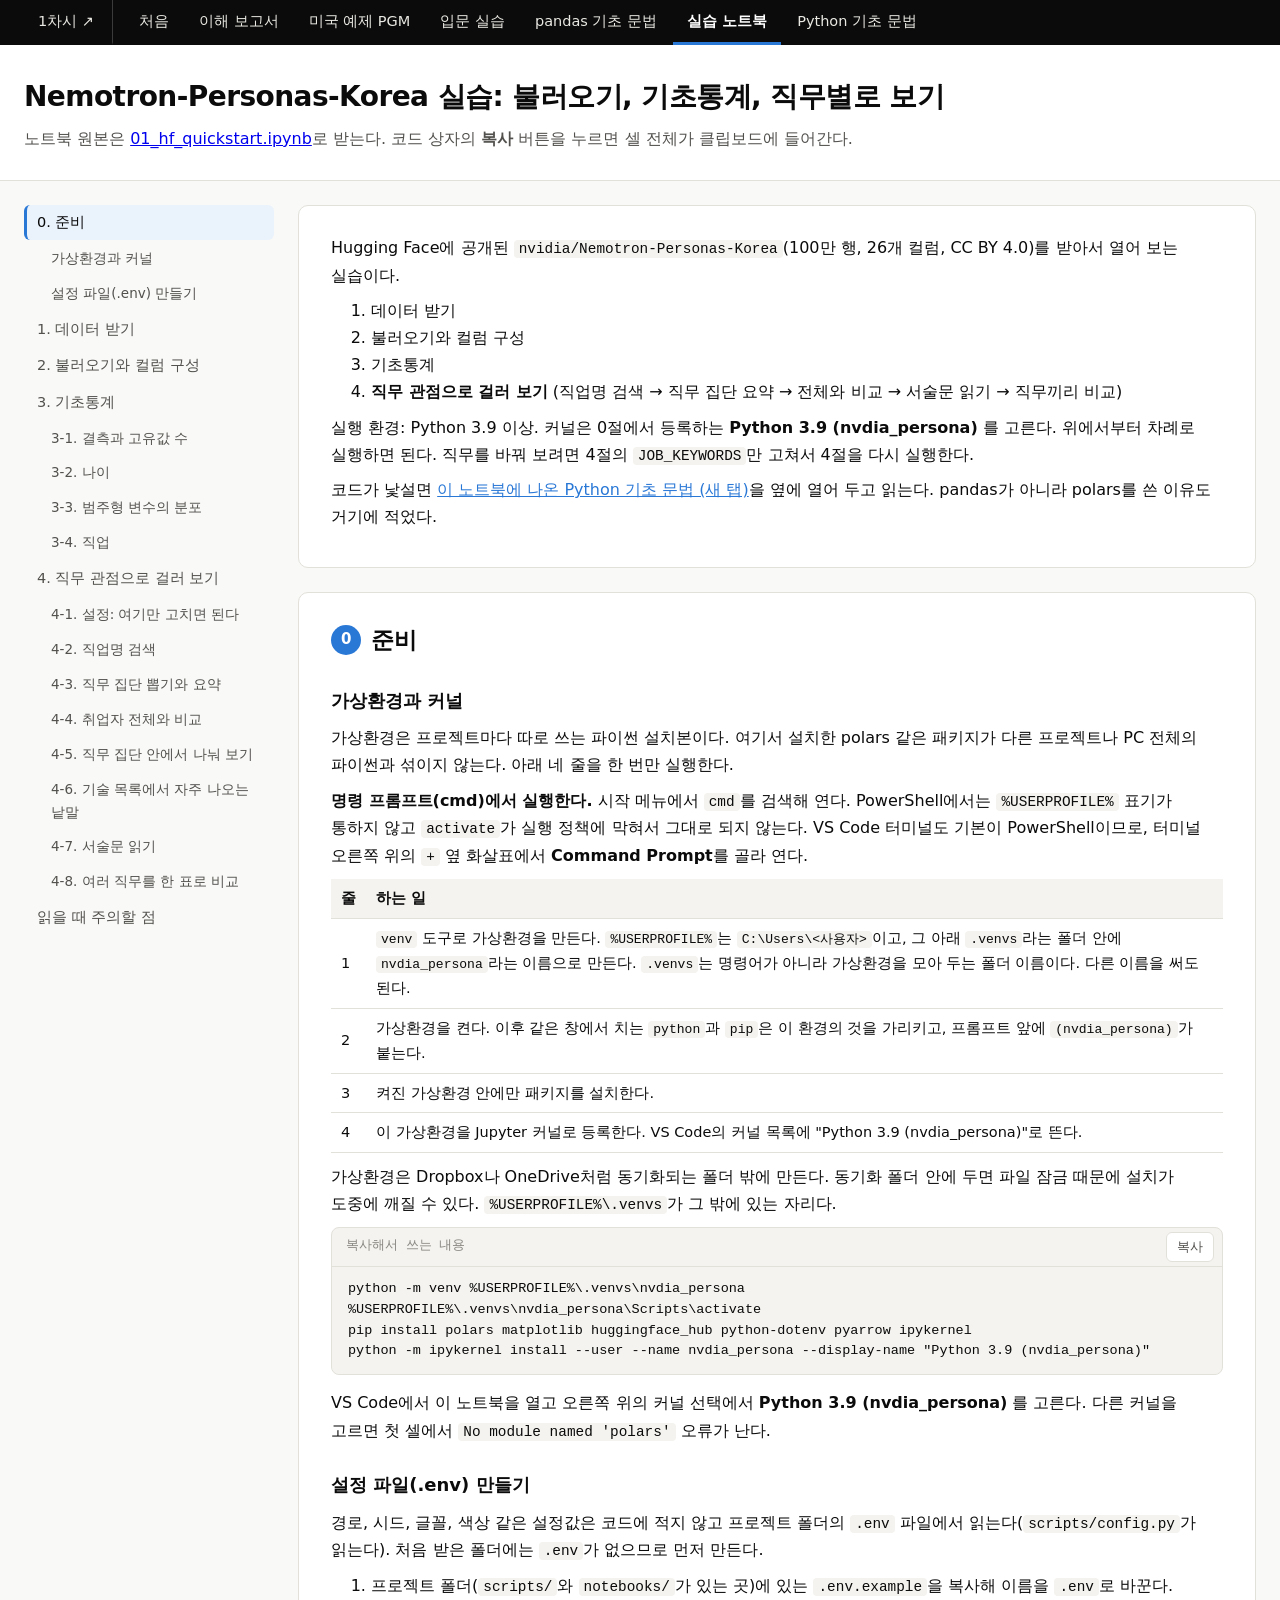
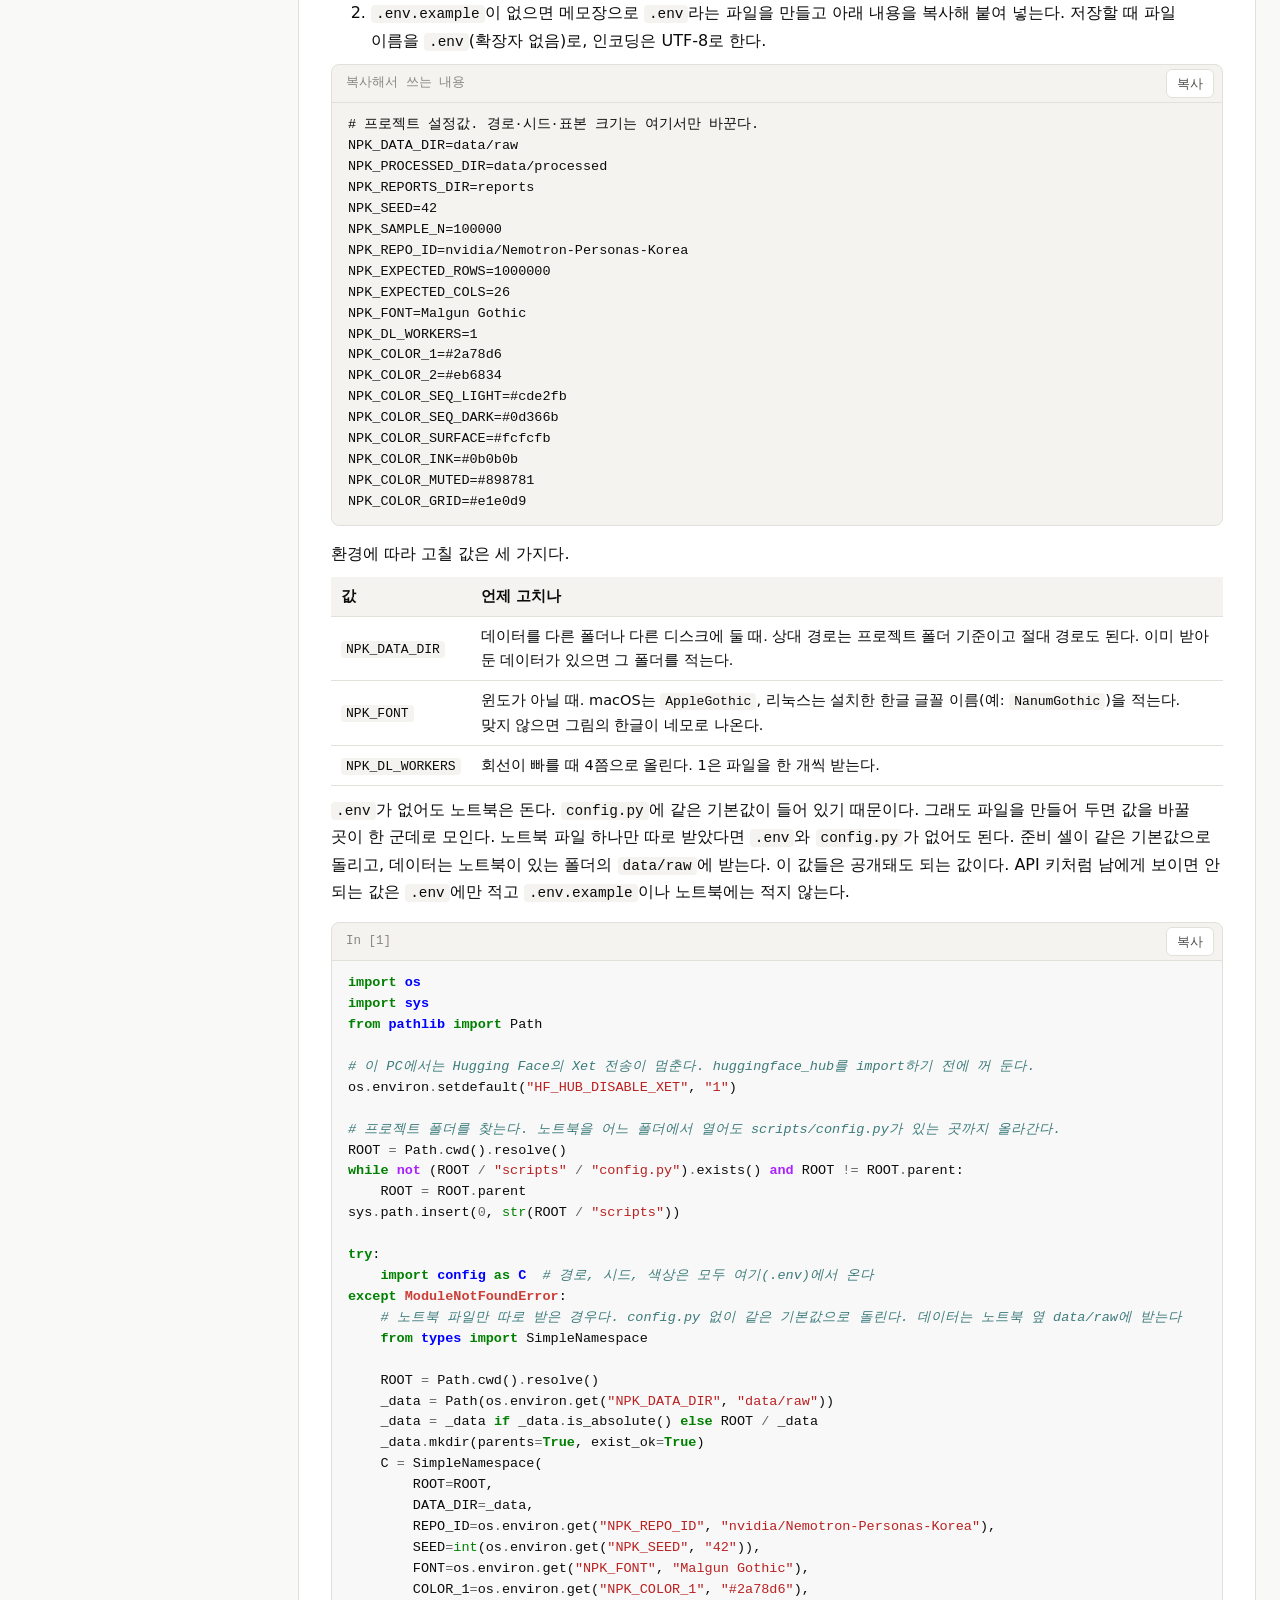
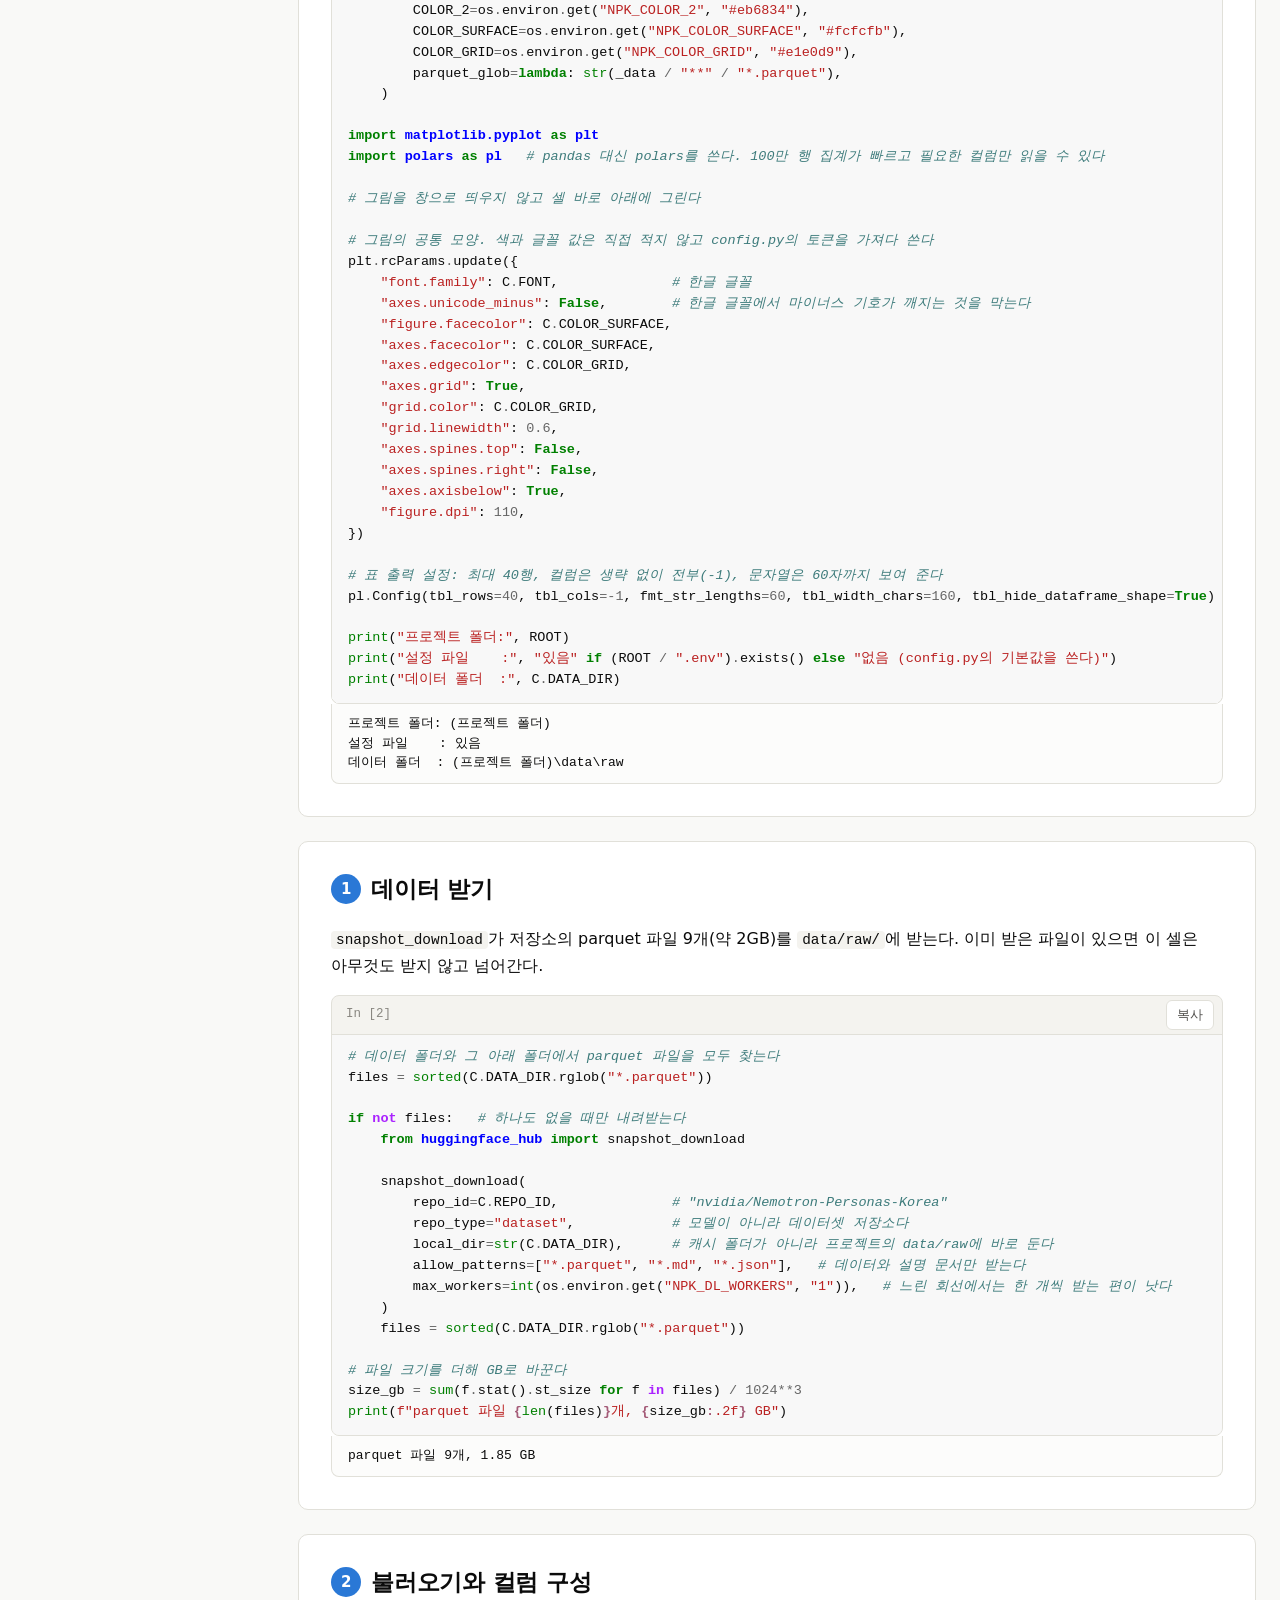
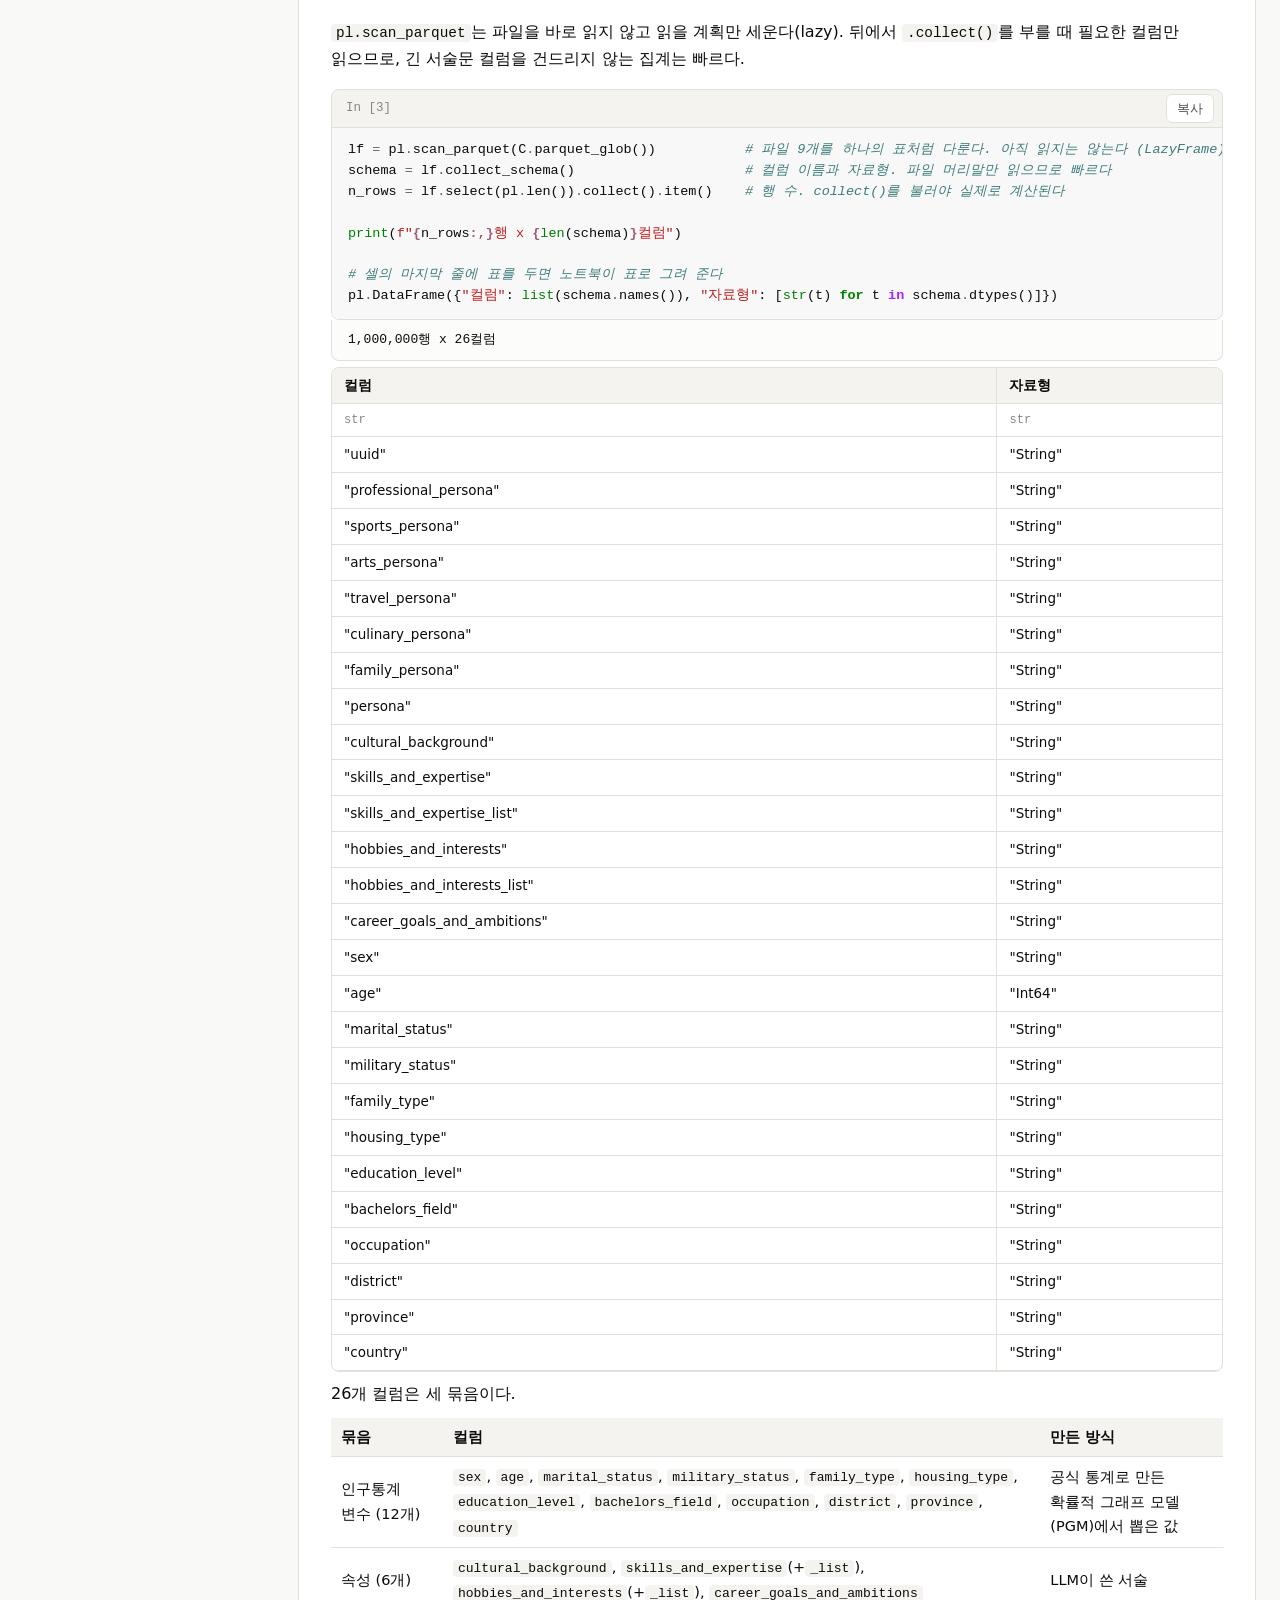
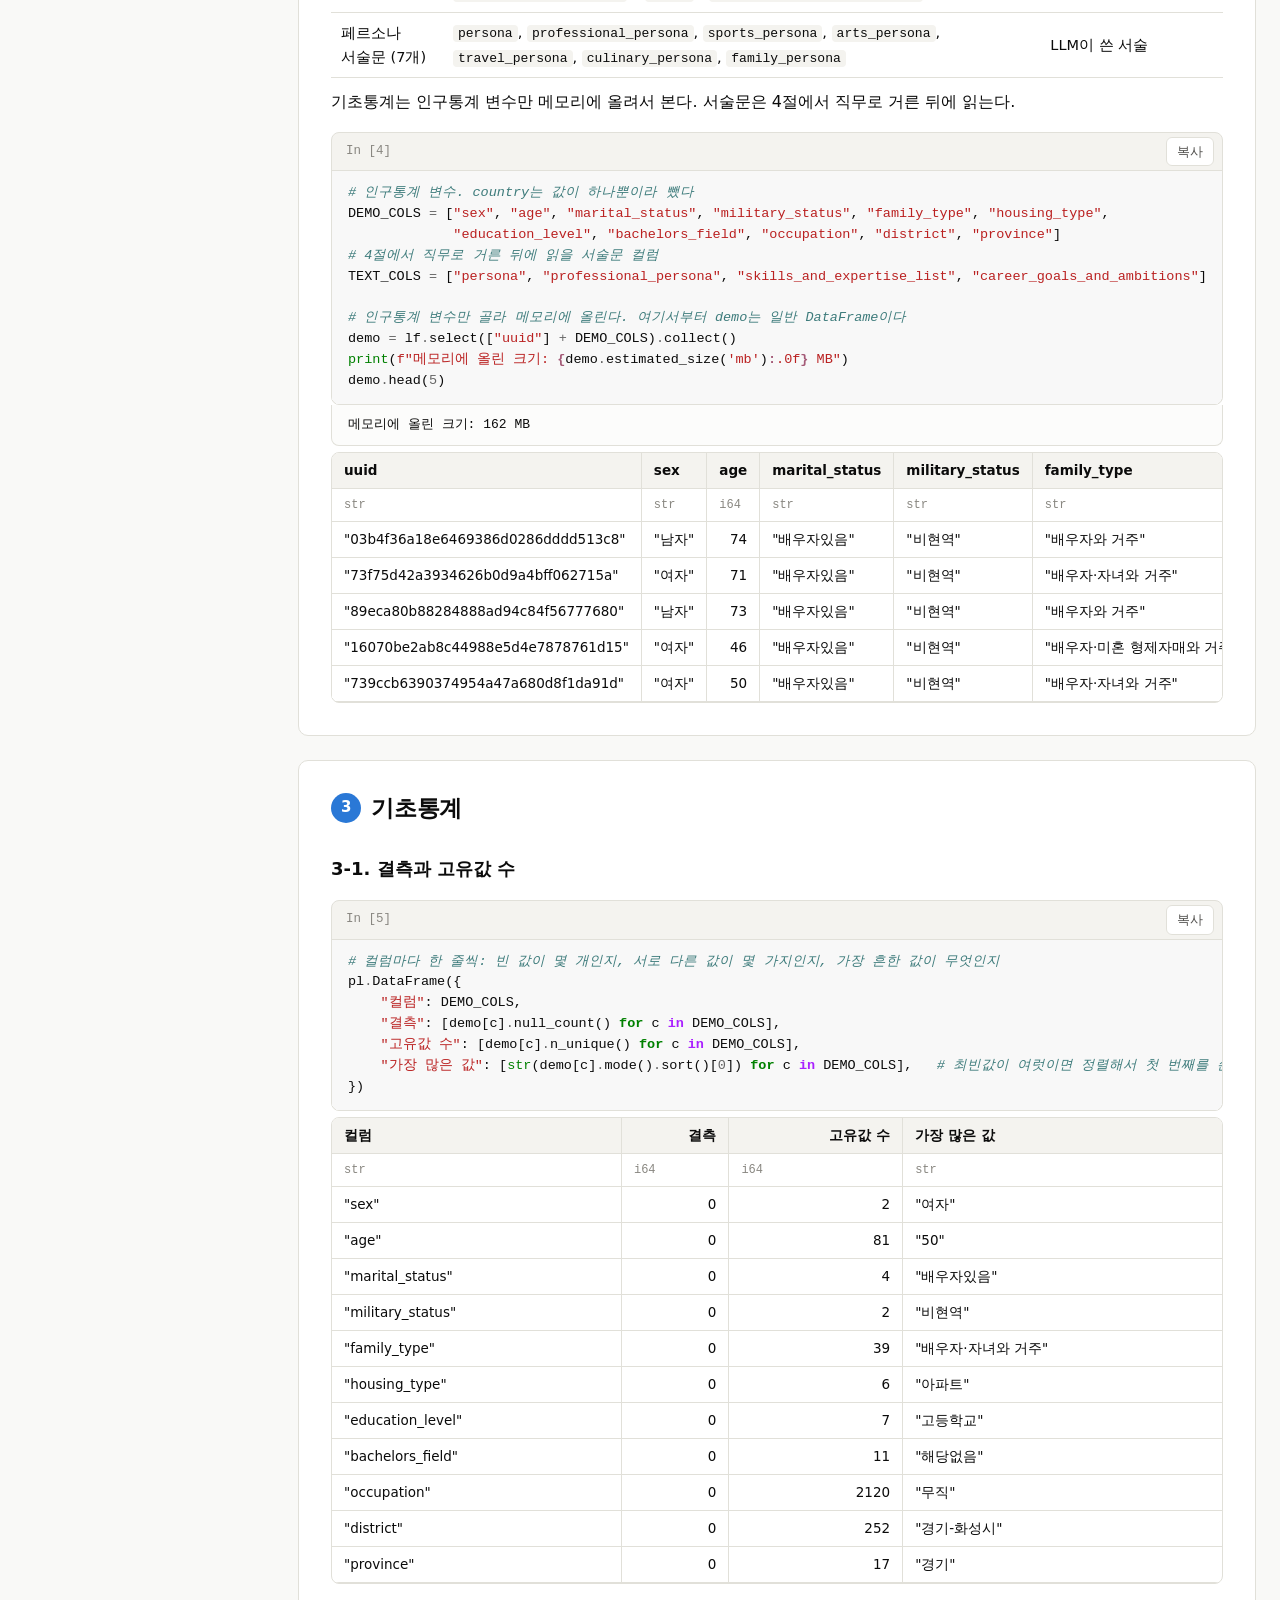
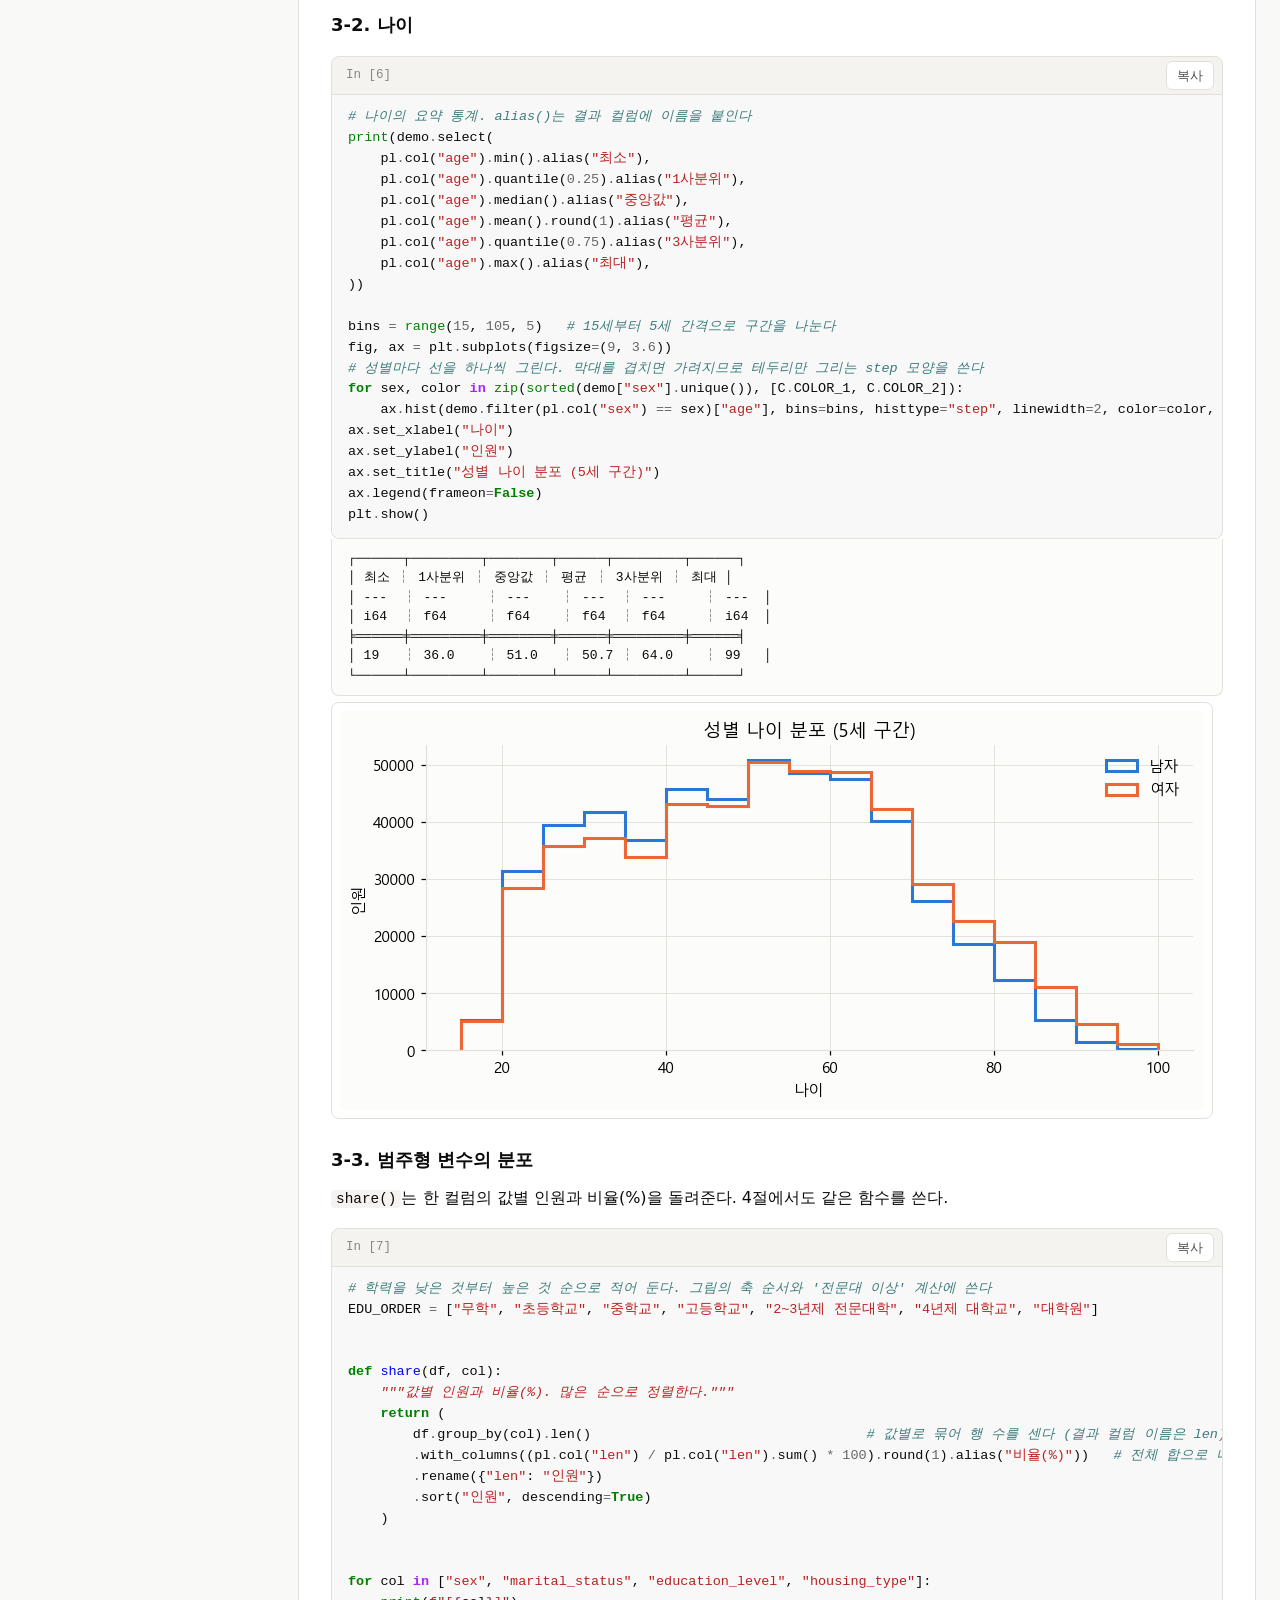
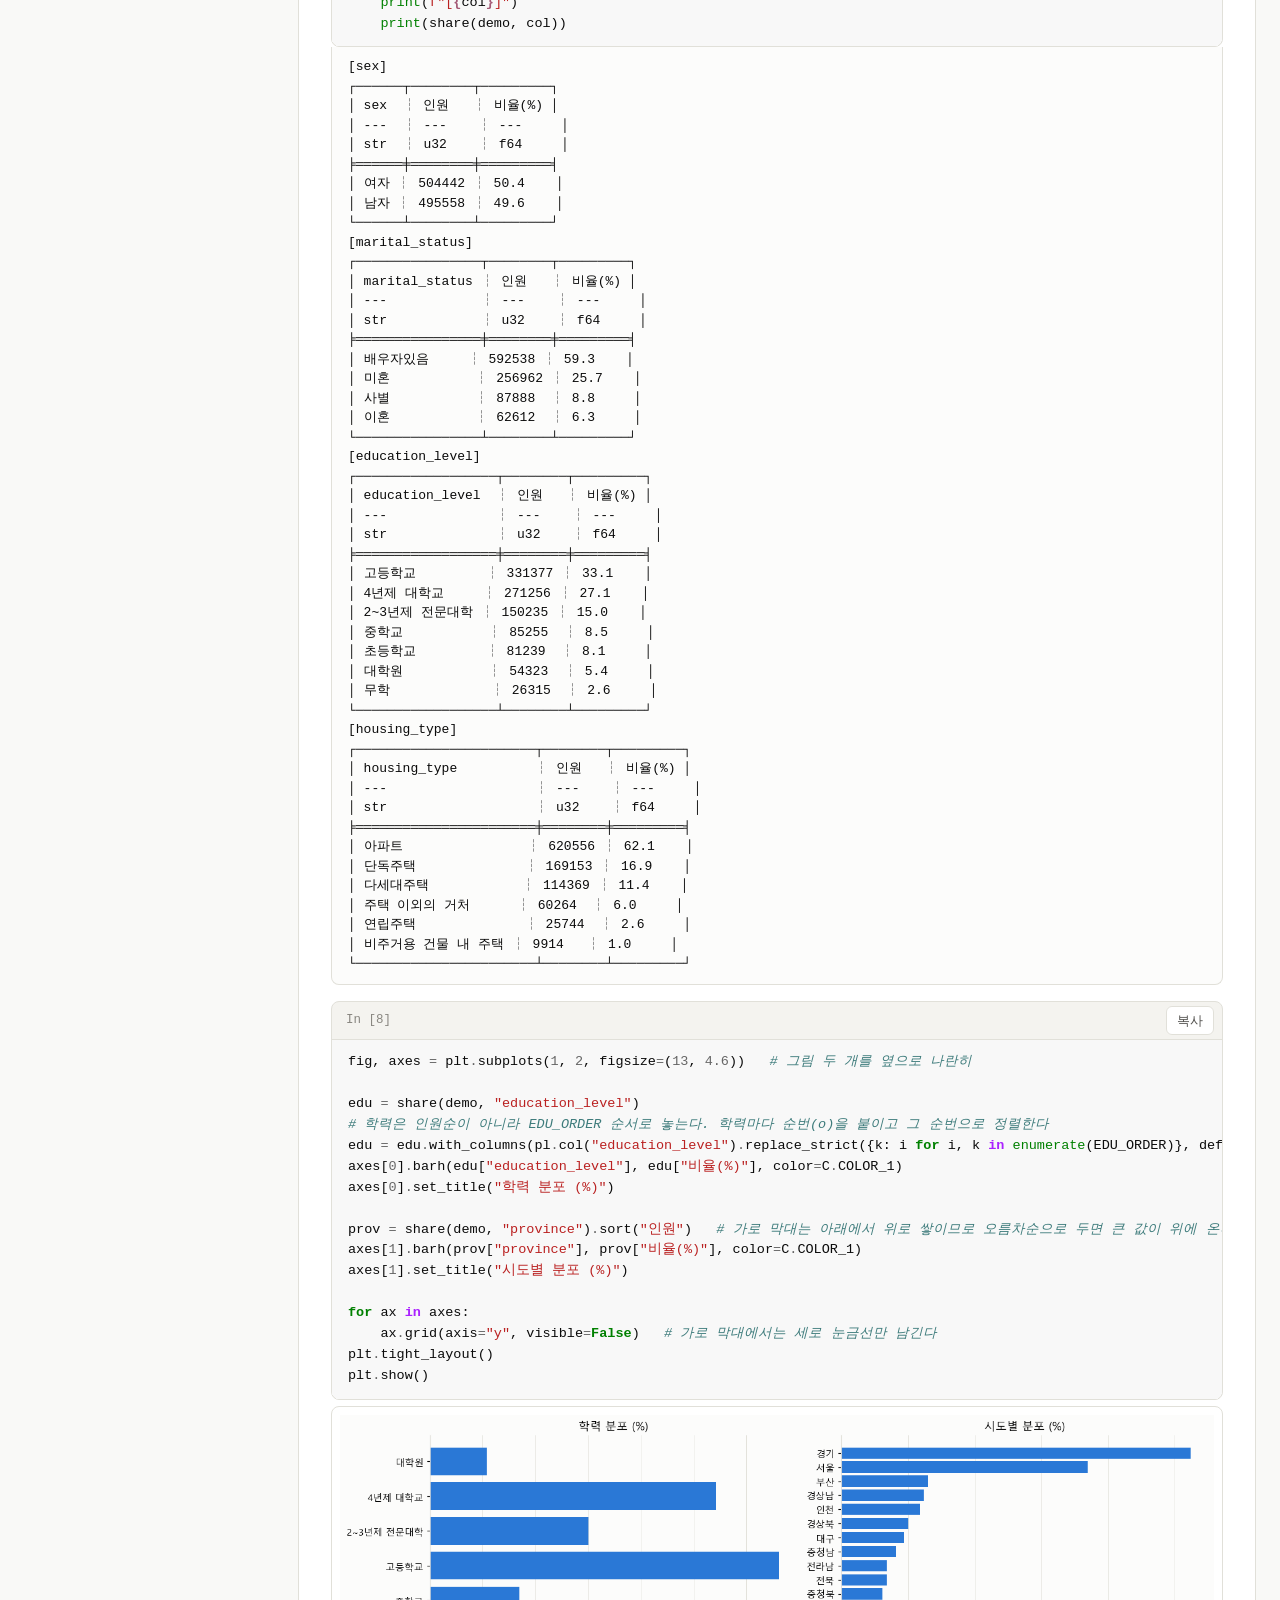
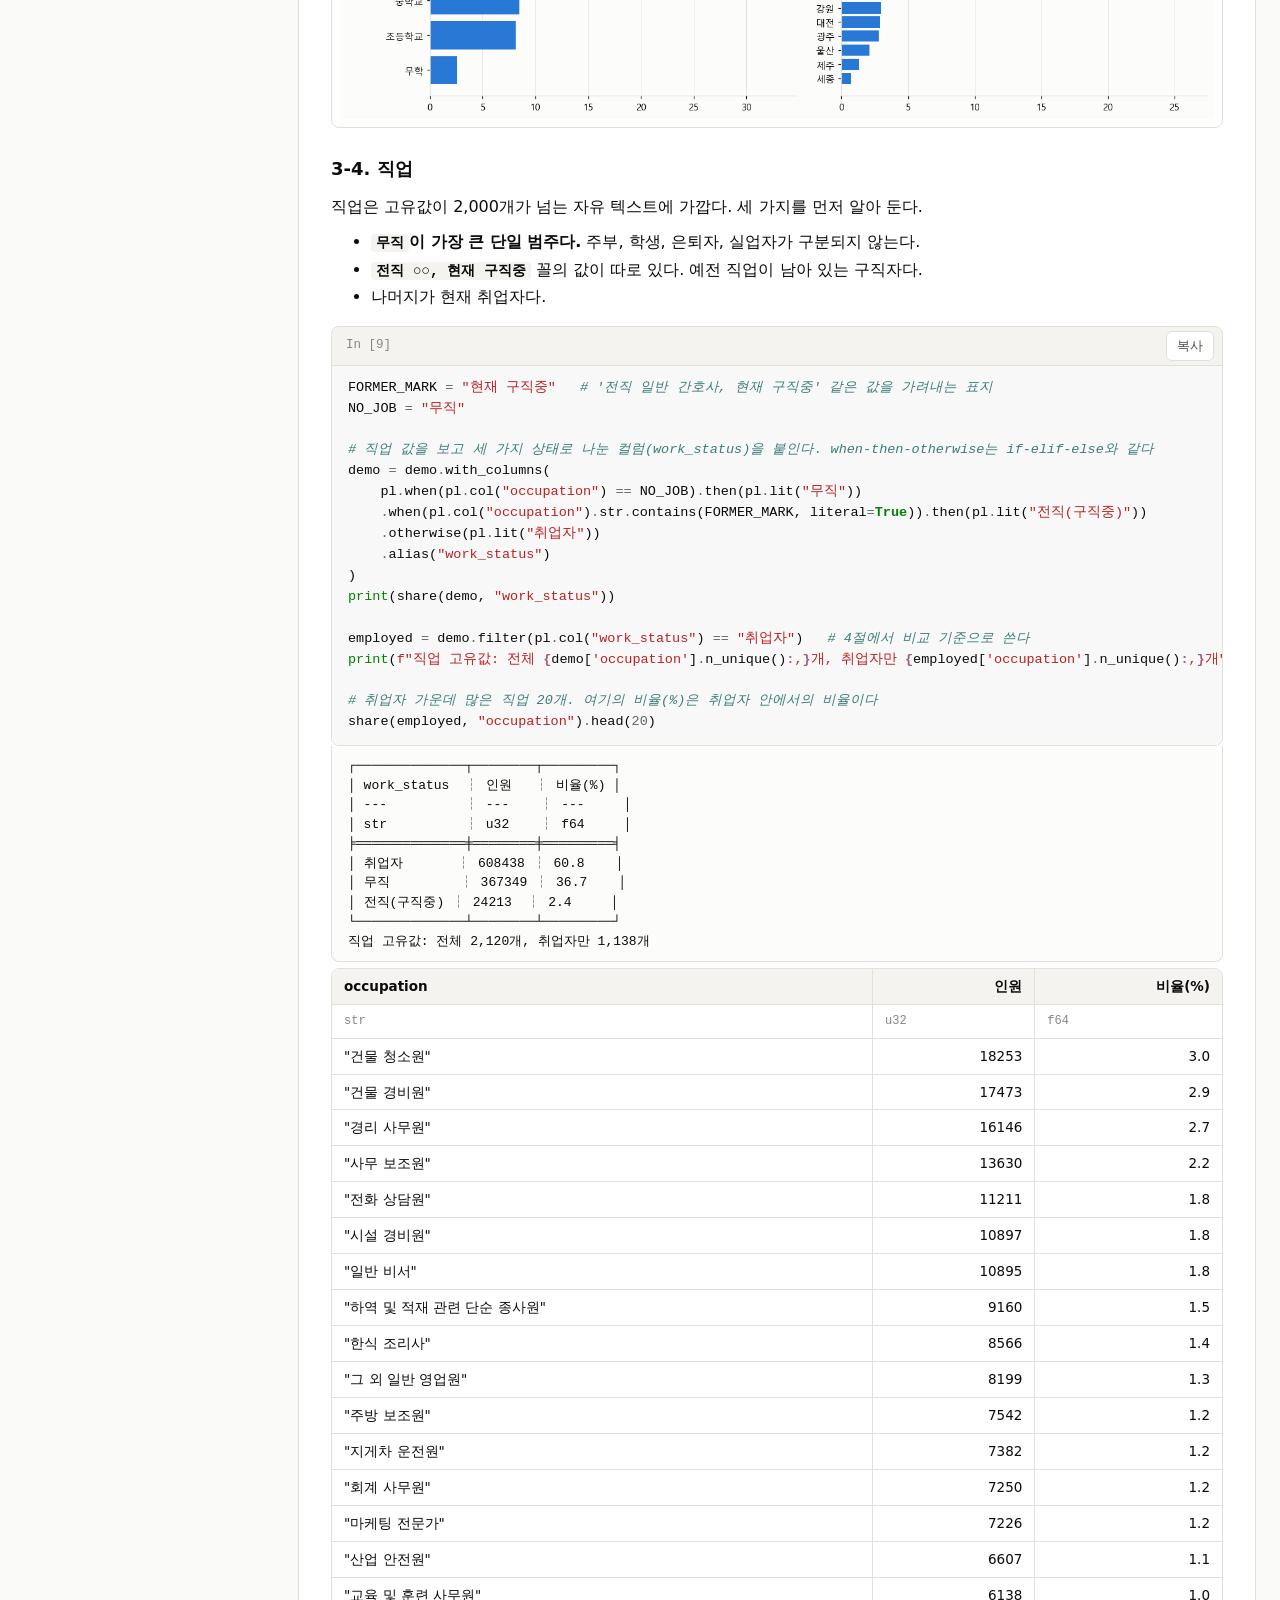
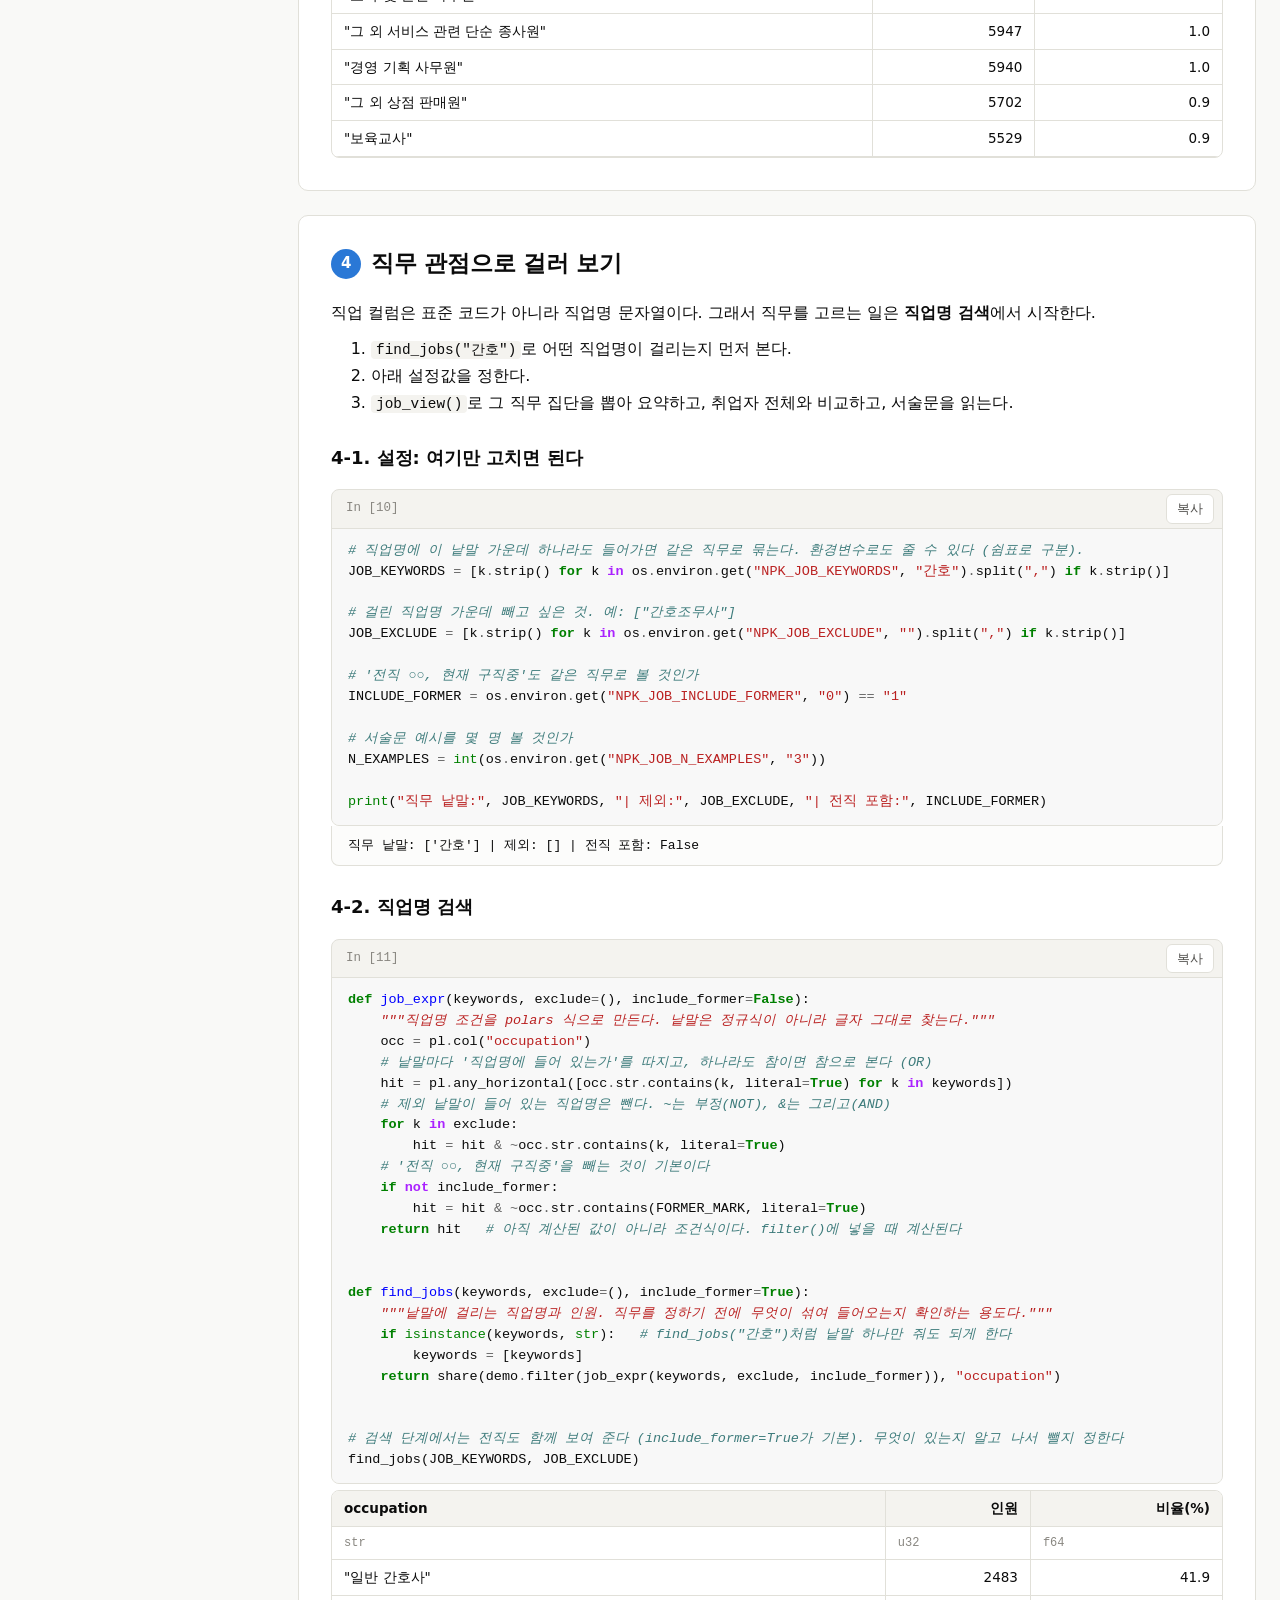
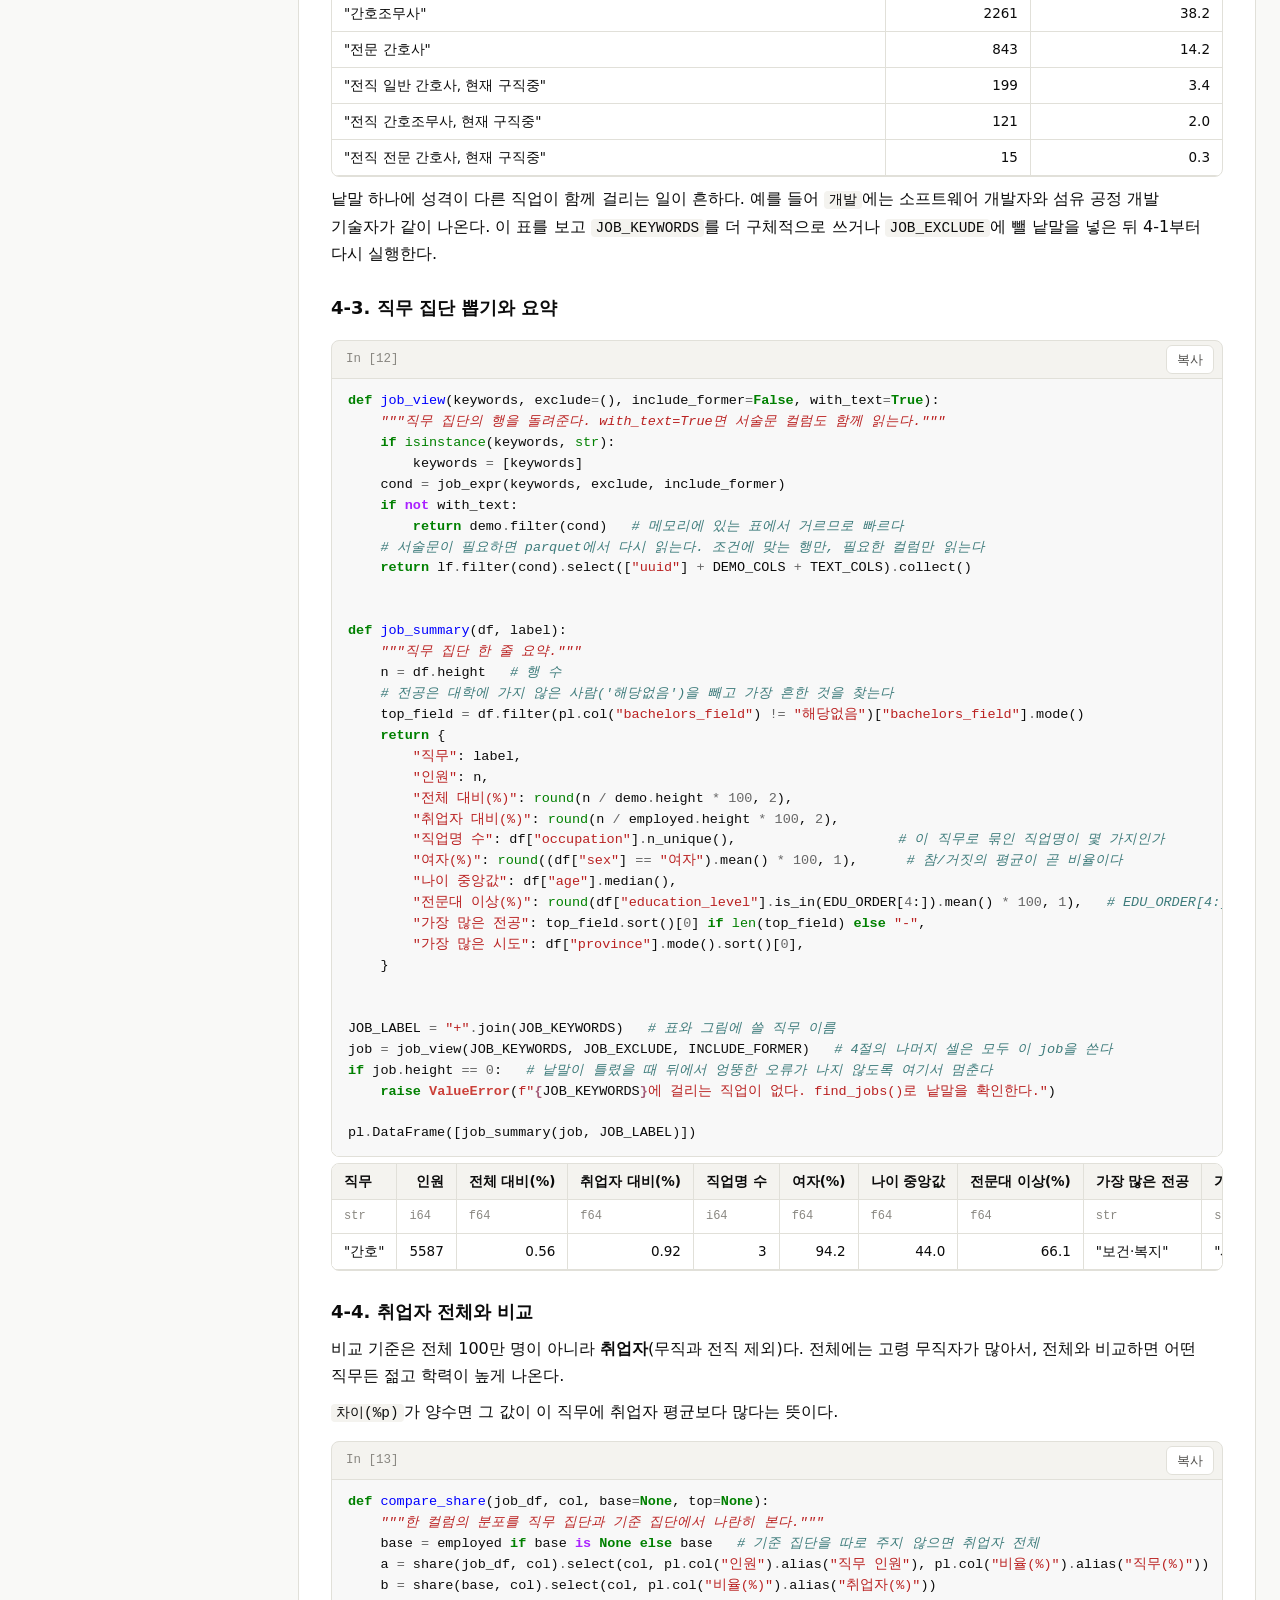
<file: quickstart.html>
<!doctype html>
<html lang=ko><head><meta charset=utf-8><meta name=viewport content="width=device-width,initial-scale=1">
<title>실습: 불러오기, 기초통계, 직무별로 보기</title><style>
:root{
  --page:#f9f9f7; --surface:#ffffff; --ink:#0b0b0b; --ink-2:#52514e; --muted:#898781; --line:#e1e0d9;
  --accent:#2a78d6; --accent-2:#eb6834; --accent-soft:#eaf2fc; --warn-bg:#fff4e5; --warn-ink:#8a4b00;
  --code-bg:#f4f3ef; --out-bg:#fcfcfb; --max-width:1440px; --nav-width:250px; --gap:24px; --radius:10px;
  --font:"Pretendard","Malgun Gothic","Apple SD Gothic Neo",system-ui,sans-serif;
  --mono:"D2Coding","Consolas","Cascadia Mono",monospace;
}
*{box-sizing:border-box}
html{scroll-behavior:smooth}
body{margin:0;background:var(--page);color:var(--ink);font-family:var(--font);font-size:16px;line-height:1.7;word-break:keep-all}
header.top{background:var(--surface);border-bottom:1px solid var(--line);padding:28px var(--gap)}
header.top .inner,.layout{max-width:var(--max-width);margin:0 auto}
header.top h1{margin:0 0 4px;font-size:28px;letter-spacing:-.02em}
header.top p{margin:0;color:var(--ink-2)}
.layout{display:grid;grid-template-columns:var(--nav-width) minmax(0,1fr);gap:var(--gap);padding:var(--gap)}
nav.toc{position:sticky;top:16px;align-self:start;display:flex;flex-direction:column;gap:2px;font-size:14.5px;max-height:calc(100vh - 32px);overflow:auto;scrollbar-width:none}
nav.toc::-webkit-scrollbar{display:none}
nav.toc a{color:var(--ink-2);text-decoration:none;padding:5px 10px;border-radius:6px;border-left:3px solid transparent}
nav.toc a.l3{padding-left:24px;font-size:13.5px}
nav.toc a:hover{background:var(--accent-soft);color:var(--ink);border-left-color:var(--accent)}
main{min-width:0}
section{background:var(--surface);border:1px solid var(--line);border-radius:var(--radius);padding:28px 32px;margin-bottom:var(--gap)}
section > .md:first-child > :first-child{margin-top:0}
.md h2{font-size:23px;margin:0 0 16px;letter-spacing:-.01em;display:flex;align-items:center;gap:10px}
h2 .no{background:var(--accent);color:#fff;border-radius:50%;width:30px;height:30px;display:inline-grid;place-items:center;font-size:15px;flex:none}
.md h3{font-size:18px;margin:26px 0 8px}
.md p,.md ul,.md ol{margin:8px 0}
.md code,.out code{font-family:var(--mono);font-size:.9em;background:var(--code-bg);padding:1px 5px;border-radius:4px}
.md pre{background:var(--code-bg);border-radius:8px;padding:12px 16px;overflow-x:auto;font-size:13.5px;line-height:1.55;position:relative}
.md pre code{background:none;padding:0;font-size:1em}
.md a{color:var(--accent)}
.cell.mdcell{margin:10px 0 14px}
.cell{margin:16px 0 0;border:1px solid var(--line);border-radius:8px;overflow:hidden;background:var(--code-bg)}
.cellbar{display:flex;justify-content:space-between;align-items:center;padding:4px 8px 4px 14px;border-bottom:1px solid var(--line);font-size:12.5px;color:var(--muted)}
.cellno{font-family:var(--mono)}
button.copy{font:inherit;font-size:12.5px;color:var(--ink-2);background:var(--surface);border:1px solid var(--line);border-radius:6px;padding:3px 10px;cursor:pointer}
button.copy:hover{border-color:var(--accent);color:var(--accent)}
button.copy.done{color:#fff;background:var(--accent);border-color:var(--accent)}
pre.code{margin:0;padding:12px 16px;overflow-x:auto;font-family:var(--mono);font-size:13.5px;line-height:1.55}
pre.code code{font-family:inherit}
pre.out{margin:0 0 4px;padding:10px 16px;background:var(--out-bg);border:1px solid var(--line);border-top:0;border-radius:0 0 8px 8px;overflow-x:auto;font-family:var(--mono);font-size:13px;line-height:1.5;white-space:pre}
pre.out.err{color:#a11}
.tablewrap{overflow-x:auto;margin:6px 0 4px;background:var(--surface);border:1px solid var(--line);border-radius:8px}
.tablewrap table{border-collapse:collapse;font-size:13.5px;min-width:100%}
.tablewrap th,.tablewrap td{padding:6px 12px;border-bottom:1px solid var(--line);border-right:1px solid var(--line);vertical-align:middle;text-align:left;white-space:nowrap}
.tablewrap th:last-child,.tablewrap td:last-child{border-right:0}
.tablewrap thead tr:first-child th{background:var(--code-bg);font-weight:600}
.tablewrap td.num,.tablewrap th.num{text-align:right;font-variant-numeric:tabular-nums}
.tablewrap tbody th{font-weight:600;text-align:left;white-space:nowrap}
.tablewrap thead tr:nth-child(2) td{color:var(--muted);font-size:12px;font-family:var(--mono)}
.tablewrap tbody tr:hover{background:#fafaf8}
.md table{border-collapse:collapse;width:100%;font-size:14.5px;margin:10px 0}
.md th,.md td{padding:7px 10px;border-bottom:1px solid var(--line);vertical-align:middle;text-align:left}
.md th{background:var(--code-bg);font-weight:600}
img.fig{display:block;max-width:100%;height:auto;margin:6px 0 4px;background:var(--surface);border:1px solid var(--line);border-radius:8px;padding:8px}
pre { line-height: 125%; }
td.linenos .normal { color: inherit; background-color: transparent; padding-left: 5px; padding-right: 5px; }
span.linenos { color: inherit; background-color: transparent; padding-left: 5px; padding-right: 5px; }
td.linenos .special { color: #000000; background-color: #ffffc0; padding-left: 5px; padding-right: 5px; }
span.linenos.special { color: #000000; background-color: #ffffc0; padding-left: 5px; padding-right: 5px; }
.code .hll { background-color: #ffffcc }
.code { background: #f8f8f8; }
.code .c { color: #3D7B7B; font-style: italic } /* Comment */
.code .err { border: 1px solid #F00 } /* Error */
.code .k { color: #008000; font-weight: bold } /* Keyword */
.code .o { color: #666 } /* Operator */
.code .ch { color: #3D7B7B; font-style: italic } /* Comment.Hashbang */
.code .cm { color: #3D7B7B; font-style: italic } /* Comment.Multiline */
.code .cp { color: #9C6500 } /* Comment.Preproc */
.code .cpf { color: #3D7B7B; font-style: italic } /* Comment.PreprocFile */
.code .c1 { color: #3D7B7B; font-style: italic } /* Comment.Single */
.code .cs { color: #3D7B7B; font-style: italic } /* Comment.Special */
.code .gd { color: #A00000 } /* Generic.Deleted */
.code .ge { font-style: italic } /* Generic.Emph */
.code .ges { font-weight: bold; font-style: italic } /* Generic.EmphStrong */
.code .gr { color: #E40000 } /* Generic.Error */
.code .gh { color: #000080; font-weight: bold } /* Generic.Heading */
.code .gi { color: #008400 } /* Generic.Inserted */
.code .go { color: #717171 } /* Generic.Output */
.code .gp { color: #000080; font-weight: bold } /* Generic.Prompt */
.code .gs { font-weight: bold } /* Generic.Strong */
.code .gu { color: #800080; font-weight: bold } /* Generic.Subheading */
.code .gt { color: #04D } /* Generic.Traceback */
.code .kc { color: #008000; font-weight: bold } /* Keyword.Constant */
.code .kd { color: #008000; font-weight: bold } /* Keyword.Declaration */
.code .kn { color: #008000; font-weight: bold } /* Keyword.Namespace */
.code .kp { color: #008000 } /* Keyword.Pseudo */
.code .kr { color: #008000; font-weight: bold } /* Keyword.Reserved */
.code .kt { color: #B00040 } /* Keyword.Type */
.code .m { color: #666 } /* Literal.Number */
.code .s { color: #BA2121 } /* Literal.String */
.code .na { color: #687822 } /* Name.Attribute */
.code .nb { color: #008000 } /* Name.Builtin */
.code .nc { color: #00F; font-weight: bold } /* Name.Class */
.code .no { color: #800 } /* Name.Constant */
.code .nd { color: #A2F } /* Name.Decorator */
.code .ni { color: #717171; font-weight: bold } /* Name.Entity */
.code .ne { color: #CB3F38; font-weight: bold } /* Name.Exception */
.code .nf { color: #00F } /* Name.Function */
.code .nl { color: #767600 } /* Name.Label */
.code .nn { color: #00F; font-weight: bold } /* Name.Namespace */
.code .nt { color: #008000; font-weight: bold } /* Name.Tag */
.code .nv { color: #19177C } /* Name.Variable */
.code .ow { color: #A2F; font-weight: bold } /* Operator.Word */
.code .w { color: #BBB } /* Text.Whitespace */
.code .mb { color: #666 } /* Literal.Number.Bin */
.code .mf { color: #666 } /* Literal.Number.Float */
.code .mh { color: #666 } /* Literal.Number.Hex */
.code .mi { color: #666 } /* Literal.Number.Integer */
.code .mo { color: #666 } /* Literal.Number.Oct */
.code .sa { color: #BA2121 } /* Literal.String.Affix */
.code .sb { color: #BA2121 } /* Literal.String.Backtick */
.code .sc { color: #BA2121 } /* Literal.String.Char */
.code .dl { color: #BA2121 } /* Literal.String.Delimiter */
.code .sd { color: #BA2121; font-style: italic } /* Literal.String.Doc */
.code .s2 { color: #BA2121 } /* Literal.String.Double */
.code .se { color: #AA5D1F; font-weight: bold } /* Literal.String.Escape */
.code .sh { color: #BA2121 } /* Literal.String.Heredoc */
.code .si { color: #A45A77; font-weight: bold } /* Literal.String.Interpol */
.code .sx { color: #008000 } /* Literal.String.Other */
.code .sr { color: #A45A77 } /* Literal.String.Regex */
.code .s1 { color: #BA2121 } /* Literal.String.Single */
.code .ss { color: #19177C } /* Literal.String.Symbol */
.code .bp { color: #008000 } /* Name.Builtin.Pseudo */
.code .fm { color: #00F } /* Name.Function.Magic */
.code .vc { color: #19177C } /* Name.Variable.Class */
.code .vg { color: #19177C } /* Name.Variable.Global */
.code .vi { color: #19177C } /* Name.Variable.Instance */
.code .vm { color: #19177C } /* Name.Variable.Magic */
.code .il { color: #666 } /* Literal.Number.Integer.Long */
@media (max-width:1000px){.layout{grid-template-columns:1fr}nav.toc{position:static;flex-direction:row;flex-wrap:wrap;max-height:none}nav.toc a.l3{display:none}}
@media (max-width:900px){section{padding:20px 16px}}
</style></head><body><style>.sitenav{--sn-bg:#0b0b0b;--sn-ink:#e9e8e2;--sn-on:#2a78d6;background:var(--sn-bg);padding:0 24px;font-family:'Pretendard','Malgun Gothic',system-ui,sans-serif;font-size:14.5px;line-height:1.4;position:relative;z-index:50}.sitenav .in{max-width:1440px;margin:0 auto;display:flex;flex-wrap:wrap;gap:2px;align-items:center}.sitenav a{color:var(--sn-ink);text-decoration:none;padding:11px 14px;border-bottom:3px solid transparent;display:block}.sitenav a:hover{background:rgba(255,255,255,.08)}.sitenav a.on{border-bottom-color:var(--sn-on);color:#fff;font-weight:600}.sitenav a.ext{margin-right:10px;padding-right:18px;border-right:1px solid rgba(255,255,255,.2)}body.jp-Notebook{padding-top:0!important}body.jp-Notebook>.sitenav{margin:0 calc(-1*var(--jp-notebook-padding,20px));margin-bottom:var(--jp-notebook-padding,20px)}</style><div class="sitenav" role="navigation" aria-label="사이트 메뉴"><div class="in"><a class="ext" href="https://kwonsuhyeon.github.io/-statistics/" target="_blank" rel="noopener">1차시 ↗</a><a href="index.html">처음</a><a href="report.html">이해 보고서</a><a href="us-person-pgm.html">미국 예제 PGM</a><a href="beginner.html">입문 실습</a><a href="pandas-basics.html">pandas 기초 문법</a><a href="quickstart.html" class=on>실습 노트북</a><a href="python-basics.html">Python 기초 문법</a></div></div>
<header class=top><div class=inner>
<h1>Nemotron-Personas-Korea 실습: 불러오기, 기초통계, 직무별로 보기</h1>
<p>노트북 원본은 <a href="notebooks/01_hf_quickstart.ipynb" download>01_hf_quickstart.ipynb</a>로 받는다. 코드 상자의 <b>복사</b> 버튼을 누르면 셀 전체가 클립보드에 들어간다.</p>
</div></header>
<div class=layout>
<nav class=toc><a class="l2" href="#0-준비">0. 준비</a><a class="l3" href="#가상환경과-커널">가상환경과 커널</a><a class="l3" href="#설정-파일-env-만들기">설정 파일(.env) 만들기</a><a class="l2" href="#1-데이터-받기">1. 데이터 받기</a><a class="l2" href="#2-불러오기와-컬럼-구성">2. 불러오기와 컬럼 구성</a><a class="l2" href="#3-기초통계">3. 기초통계</a><a class="l3" href="#3-1-결측과-고유값-수">3-1. 결측과 고유값 수</a><a class="l3" href="#3-2-나이">3-2. 나이</a><a class="l3" href="#3-3-범주형-변수의-분포">3-3. 범주형 변수의 분포</a><a class="l3" href="#3-4-직업">3-4. 직업</a><a class="l2" href="#4-직무-관점으로-걸러-보기">4. 직무 관점으로 걸러 보기</a><a class="l3" href="#4-1-설정-여기만-고치면-된다">4-1. 설정: 여기만 고치면 된다</a><a class="l3" href="#4-2-직업명-검색">4-2. 직업명 검색</a><a class="l3" href="#4-3-직무-집단-뽑기와-요약">4-3. 직무 집단 뽑기와 요약</a><a class="l3" href="#4-4-취업자-전체와-비교">4-4. 취업자 전체와 비교</a><a class="l3" href="#4-5-직무-집단-안에서-나눠-보기">4-5. 직무 집단 안에서 나눠 보기</a><a class="l3" href="#4-6-기술-목록에서-자주-나오는-낱말">4-6. 기술 목록에서 자주 나오는 낱말</a><a class="l3" href="#4-7-서술문-읽기">4-7. 서술문 읽기</a><a class="l3" href="#4-8-여러-직무를-한-표로-비교">4-8. 여러 직무를 한 표로 비교</a><a class="l2" href="#읽을-때-주의할-점">읽을 때 주의할 점</a></nav>
<main>
<section><div class=md><p>Hugging Face에 공개된 <code>nvidia/Nemotron-Personas-Korea</code>(100만 행, 26개 컬럼, CC BY 4.0)를 받아서 열어 보는 실습이다.</p>
<ol>
<li>데이터 받기</li>
<li>불러오기와 컬럼 구성</li>
<li>기초통계</li>
<li><strong>직무 관점으로 걸러 보기</strong> (직업명 검색 → 직무 집단 요약 → 전체와 비교 → 서술문 읽기 → 직무끼리 비교)</li>
</ol>
<p>실행 환경: Python 3.9 이상. 커널은 0절에서 등록하는 <strong>Python 3.9 (nvdia_persona)</strong> 를 고른다.
위에서부터 차례로 실행하면 된다. 직무를 바꿔 보려면 4절의 <code>JOB_KEYWORDS</code>만 고쳐서 4절을 다시 실행한다.</p>
<p>코드가 낯설면 <a href="python-basics.html" target="_blank" rel="noopener">이 노트북에 나온 Python 기초 문법 (새 탭)</a>을 옆에 열어 두고 읽는다. pandas가 아니라 polars를 쓴 이유도 거기에 적었다.</p></div></section>
<section><div class=md><h2 id="0-준비"><span class=no>0</span>준비</h2>
<h3 id="가상환경과-커널">가상환경과 커널</h3>
<p>가상환경은 프로젝트마다 따로 쓰는 파이썬 설치본이다. 여기서 설치한 polars 같은 패키지가 다른 프로젝트나 PC 전체의 파이썬과 섞이지 않는다. 아래 네 줄을 한 번만 실행한다.</p>
<p><strong>명령 프롬프트(cmd)에서 실행한다.</strong> 시작 메뉴에서 <code>cmd</code>를 검색해 연다. PowerShell에서는 <code>%USERPROFILE%</code> 표기가 통하지 않고 <code>activate</code>가 실행 정책에 막혀서 그대로 되지 않는다. VS Code 터미널도 기본이 PowerShell이므로, 터미널 오른쪽 위의 <code>+</code> 옆 화살표에서 <strong>Command Prompt</strong>를 골라 연다.</p>
<table>
<thead>
<tr>
<th>줄</th>
<th>하는 일</th>
</tr>
</thead>
<tbody>
<tr>
<td>1</td>
<td><code>venv</code> 도구로 가상환경을 만든다. <code>%USERPROFILE%</code>는 <code>C:\Users\&lt;사용자&gt;</code>이고, 그 아래 <code>.venvs</code>라는 폴더 안에 <code>nvdia_persona</code>라는 이름으로 만든다. <code>.venvs</code>는 명령어가 아니라 가상환경을 모아 두는 폴더 이름이다. 다른 이름을 써도 된다.</td>
</tr>
<tr>
<td>2</td>
<td>가상환경을 켠다. 이후 같은 창에서 치는 <code>python</code>과 <code>pip</code>은 이 환경의 것을 가리키고, 프롬프트 앞에 <code>(nvdia_persona)</code>가 붙는다.</td>
</tr>
<tr>
<td>3</td>
<td>켜진 가상환경 안에만 패키지를 설치한다.</td>
</tr>
<tr>
<td>4</td>
<td>이 가상환경을 Jupyter 커널로 등록한다. VS Code의 커널 목록에 "Python 3.9 (nvdia_persona)"로 뜬다.</td>
</tr>
</tbody>
</table>
<p>가상환경은 Dropbox나 OneDrive처럼 동기화되는 폴더 밖에 만든다. 동기화 폴더 안에 두면 파일 잠금 때문에 설치가 도중에 깨질 수 있다. <code>%USERPROFILE%\.venvs</code>가 그 밖에 있는 자리다.</p>
<div class="cell mdcell"><div class=cellbar><span class=cellno>복사해서 쓰는 내용</span><button class=copy type=button data-code="python -m venv %USERPROFILE%\.venvs\nvdia_persona
%USERPROFILE%\.venvs\nvdia_persona\Scripts\activate
pip install polars matplotlib huggingface_hub python-dotenv pyarrow ipykernel
python -m ipykernel install --user --name nvdia_persona --display-name &quot;Python 3.9 (nvdia_persona)&quot;">복사</button></div><pre class=code><code>python -m venv %USERPROFILE%\.venvs\nvdia_persona
%USERPROFILE%\.venvs\nvdia_persona\Scripts\activate
pip install polars matplotlib huggingface_hub python-dotenv pyarrow ipykernel
python -m ipykernel install --user --name nvdia_persona --display-name &quot;Python 3.9 (nvdia_persona)&quot;
</code></pre></div>
<p>VS Code에서 이 노트북을 열고 오른쪽 위의 커널 선택에서 <strong>Python 3.9 (nvdia_persona)</strong> 를 고른다. 다른 커널을 고르면 첫 셀에서 <code>No module named 'polars'</code> 오류가 난다.</p>
<h3 id="설정-파일-env-만들기">설정 파일(.env) 만들기</h3>
<p>경로, 시드, 글꼴, 색상 같은 설정값은 코드에 적지 않고 프로젝트 폴더의 <code>.env</code> 파일에서 읽는다(<code>scripts/config.py</code>가 읽는다). 처음 받은 폴더에는 <code>.env</code>가 없으므로 먼저 만든다.</p>
<ol>
<li>프로젝트 폴더(<code>scripts/</code>와 <code>notebooks/</code>가 있는 곳)에 있는 <code>.env.example</code>을 복사해 이름을 <code>.env</code>로 바꾼다.</li>
<li><code>.env.example</code>이 없으면 메모장으로 <code>.env</code>라는 파일을 만들고 아래 내용을 복사해 붙여 넣는다. 저장할 때 파일 이름을 <code>.env</code>(확장자 없음)로, 인코딩은 UTF-8로 한다.</li>
</ol>
<div class="cell mdcell"><div class=cellbar><span class=cellno>복사해서 쓰는 내용</span><button class=copy type=button data-code="# 프로젝트 설정값. 경로·시드·표본 크기는 여기서만 바꾼다.
NPK_DATA_DIR=data/raw
NPK_PROCESSED_DIR=data/processed
NPK_REPORTS_DIR=reports
NPK_SEED=42
NPK_SAMPLE_N=100000
NPK_REPO_ID=nvidia/Nemotron-Personas-Korea
NPK_EXPECTED_ROWS=1000000
NPK_EXPECTED_COLS=26
NPK_FONT=Malgun Gothic
NPK_DL_WORKERS=1
NPK_COLOR_1=#2a78d6
NPK_COLOR_2=#eb6834
NPK_COLOR_SEQ_LIGHT=#cde2fb
NPK_COLOR_SEQ_DARK=#0d366b
NPK_COLOR_SURFACE=#fcfcfb
NPK_COLOR_INK=#0b0b0b
NPK_COLOR_MUTED=#898781
NPK_COLOR_GRID=#e1e0d9">복사</button></div><pre class=code><code># 프로젝트 설정값. 경로·시드·표본 크기는 여기서만 바꾼다.
NPK_DATA_DIR=data/raw
NPK_PROCESSED_DIR=data/processed
NPK_REPORTS_DIR=reports
NPK_SEED=42
NPK_SAMPLE_N=100000
NPK_REPO_ID=nvidia/Nemotron-Personas-Korea
NPK_EXPECTED_ROWS=1000000
NPK_EXPECTED_COLS=26
NPK_FONT=Malgun Gothic
NPK_DL_WORKERS=1
NPK_COLOR_1=#2a78d6
NPK_COLOR_2=#eb6834
NPK_COLOR_SEQ_LIGHT=#cde2fb
NPK_COLOR_SEQ_DARK=#0d366b
NPK_COLOR_SURFACE=#fcfcfb
NPK_COLOR_INK=#0b0b0b
NPK_COLOR_MUTED=#898781
NPK_COLOR_GRID=#e1e0d9
</code></pre></div>
<p>환경에 따라 고칠 값은 세 가지다.</p>
<table>
<thead>
<tr>
<th>값</th>
<th>언제 고치나</th>
</tr>
</thead>
<tbody>
<tr>
<td><code>NPK_DATA_DIR</code></td>
<td>데이터를 다른 폴더나 다른 디스크에 둘 때. 상대 경로는 프로젝트 폴더 기준이고 절대 경로도 된다. 이미 받아 둔 데이터가 있으면 그 폴더를 적는다.</td>
</tr>
<tr>
<td><code>NPK_FONT</code></td>
<td>윈도가 아닐 때. macOS는 <code>AppleGothic</code>, 리눅스는 설치한 한글 글꼴 이름(예: <code>NanumGothic</code>)을 적는다. 맞지 않으면 그림의 한글이 네모로 나온다.</td>
</tr>
<tr>
<td><code>NPK_DL_WORKERS</code></td>
<td>회선이 빠를 때 4쯤으로 올린다. 1은 파일을 한 개씩 받는다.</td>
</tr>
</tbody>
</table>
<p><code>.env</code>가 없어도 노트북은 돈다. <code>config.py</code>에 같은 기본값이 들어 있기 때문이다. 그래도 파일을 만들어 두면 값을 바꿀 곳이 한 군데로 모인다. 노트북 파일 하나만 따로 받았다면 <code>.env</code>와 <code>config.py</code>가 없어도 된다. 준비 셀이 같은 기본값으로 돌리고, 데이터는 노트북이 있는 폴더의 <code>data/raw</code>에 받는다. 이 값들은 공개돼도 되는 값이다. API 키처럼 남에게 보이면 안 되는 값은 <code>.env</code>에만 적고 <code>.env.example</code>이나 노트북에는 적지 않는다.</p></div><div class=cell><div class=cellbar><span class=cellno>In [1]</span><button class=copy type=button data-code="import os
import sys
from pathlib import Path

# 이 PC에서는 Hugging Face의 Xet 전송이 멈춘다. huggingface_hub를 import하기 전에 꺼 둔다.
os.environ.setdefault(&quot;HF_HUB_DISABLE_XET&quot;, &quot;1&quot;)

# 프로젝트 폴더를 찾는다. 노트북을 어느 폴더에서 열어도 scripts/config.py가 있는 곳까지 올라간다.
ROOT = Path.cwd().resolve()
while not (ROOT / &quot;scripts&quot; / &quot;config.py&quot;).exists() and ROOT != ROOT.parent:
    ROOT = ROOT.parent
sys.path.insert(0, str(ROOT / &quot;scripts&quot;))

try:
    import config as C  # 경로, 시드, 색상은 모두 여기(.env)에서 온다
except ModuleNotFoundError:
    # 노트북 파일만 따로 받은 경우다. config.py 없이 같은 기본값으로 돌린다. 데이터는 노트북 옆 data/raw에 받는다
    from types import SimpleNamespace

    ROOT = Path.cwd().resolve()
    _data = Path(os.environ.get(&quot;NPK_DATA_DIR&quot;, &quot;data/raw&quot;))
    _data = _data if _data.is_absolute() else ROOT / _data
    _data.mkdir(parents=True, exist_ok=True)
    C = SimpleNamespace(
        ROOT=ROOT,
        DATA_DIR=_data,
        REPO_ID=os.environ.get(&quot;NPK_REPO_ID&quot;, &quot;nvidia/Nemotron-Personas-Korea&quot;),
        SEED=int(os.environ.get(&quot;NPK_SEED&quot;, &quot;42&quot;)),
        FONT=os.environ.get(&quot;NPK_FONT&quot;, &quot;Malgun Gothic&quot;),
        COLOR_1=os.environ.get(&quot;NPK_COLOR_1&quot;, &quot;#2a78d6&quot;),
        COLOR_2=os.environ.get(&quot;NPK_COLOR_2&quot;, &quot;#eb6834&quot;),
        COLOR_SURFACE=os.environ.get(&quot;NPK_COLOR_SURFACE&quot;, &quot;#fcfcfb&quot;),
        COLOR_GRID=os.environ.get(&quot;NPK_COLOR_GRID&quot;, &quot;#e1e0d9&quot;),
        parquet_glob=lambda: str(_data / &quot;**&quot; / &quot;*.parquet&quot;),
    )

import matplotlib.pyplot as plt
import polars as pl   # pandas 대신 polars를 쓴다. 100만 행 집계가 빠르고 필요한 컬럼만 읽을 수 있다

# 그림을 창으로 띄우지 않고 셀 바로 아래에 그린다

# 그림의 공통 모양. 색과 글꼴 값은 직접 적지 않고 config.py의 토큰을 가져다 쓴다
plt.rcParams.update({
    &quot;font.family&quot;: C.FONT,              # 한글 글꼴
    &quot;axes.unicode_minus&quot;: False,        # 한글 글꼴에서 마이너스 기호가 깨지는 것을 막는다
    &quot;figure.facecolor&quot;: C.COLOR_SURFACE,
    &quot;axes.facecolor&quot;: C.COLOR_SURFACE,
    &quot;axes.edgecolor&quot;: C.COLOR_GRID,
    &quot;axes.grid&quot;: True,
    &quot;grid.color&quot;: C.COLOR_GRID,
    &quot;grid.linewidth&quot;: 0.6,
    &quot;axes.spines.top&quot;: False,
    &quot;axes.spines.right&quot;: False,
    &quot;axes.axisbelow&quot;: True,
    &quot;figure.dpi&quot;: 110,
})

# 표 출력 설정: 최대 40행, 컬럼은 생략 없이 전부(-1), 문자열은 60자까지 보여 준다
pl.Config(tbl_rows=40, tbl_cols=-1, fmt_str_lengths=60, tbl_width_chars=160, tbl_hide_dataframe_shape=True)

print(&quot;프로젝트 폴더:&quot;, ROOT)
print(&quot;설정 파일    :&quot;, &quot;있음&quot; if (ROOT / &quot;.env&quot;).exists() else &quot;없음 (config.py의 기본값을 쓴다)&quot;)
print(&quot;데이터 폴더  :&quot;, C.DATA_DIR)">복사</button></div><pre class=code><code><span class="kn">import</span><span class="w"> </span><span class="nn">os</span>
<span class="kn">import</span><span class="w"> </span><span class="nn">sys</span>
<span class="kn">from</span><span class="w"> </span><span class="nn">pathlib</span><span class="w"> </span><span class="kn">import</span> <span class="n">Path</span>

<span class="c1"># 이 PC에서는 Hugging Face의 Xet 전송이 멈춘다. huggingface_hub를 import하기 전에 꺼 둔다.</span>
<span class="n">os</span><span class="o">.</span><span class="n">environ</span><span class="o">.</span><span class="n">setdefault</span><span class="p">(</span><span class="s2">"HF_HUB_DISABLE_XET"</span><span class="p">,</span> <span class="s2">"1"</span><span class="p">)</span>

<span class="c1"># 프로젝트 폴더를 찾는다. 노트북을 어느 폴더에서 열어도 scripts/config.py가 있는 곳까지 올라간다.</span>
<span class="n">ROOT</span> <span class="o">=</span> <span class="n">Path</span><span class="o">.</span><span class="n">cwd</span><span class="p">()</span><span class="o">.</span><span class="n">resolve</span><span class="p">()</span>
<span class="k">while</span> <span class="ow">not</span> <span class="p">(</span><span class="n">ROOT</span> <span class="o">/</span> <span class="s2">"scripts"</span> <span class="o">/</span> <span class="s2">"config.py"</span><span class="p">)</span><span class="o">.</span><span class="n">exists</span><span class="p">()</span> <span class="ow">and</span> <span class="n">ROOT</span> <span class="o">!=</span> <span class="n">ROOT</span><span class="o">.</span><span class="n">parent</span><span class="p">:</span>
    <span class="n">ROOT</span> <span class="o">=</span> <span class="n">ROOT</span><span class="o">.</span><span class="n">parent</span>
<span class="n">sys</span><span class="o">.</span><span class="n">path</span><span class="o">.</span><span class="n">insert</span><span class="p">(</span><span class="mi">0</span><span class="p">,</span> <span class="nb">str</span><span class="p">(</span><span class="n">ROOT</span> <span class="o">/</span> <span class="s2">"scripts"</span><span class="p">))</span>

<span class="k">try</span><span class="p">:</span>
    <span class="kn">import</span><span class="w"> </span><span class="nn">config</span><span class="w"> </span><span class="k">as</span><span class="w"> </span><span class="nn">C</span>  <span class="c1"># 경로, 시드, 색상은 모두 여기(.env)에서 온다</span>
<span class="k">except</span> <span class="ne">ModuleNotFoundError</span><span class="p">:</span>
    <span class="c1"># 노트북 파일만 따로 받은 경우다. config.py 없이 같은 기본값으로 돌린다. 데이터는 노트북 옆 data/raw에 받는다</span>
    <span class="kn">from</span><span class="w"> </span><span class="nn">types</span><span class="w"> </span><span class="kn">import</span> <span class="n">SimpleNamespace</span>

    <span class="n">ROOT</span> <span class="o">=</span> <span class="n">Path</span><span class="o">.</span><span class="n">cwd</span><span class="p">()</span><span class="o">.</span><span class="n">resolve</span><span class="p">()</span>
    <span class="n">_data</span> <span class="o">=</span> <span class="n">Path</span><span class="p">(</span><span class="n">os</span><span class="o">.</span><span class="n">environ</span><span class="o">.</span><span class="n">get</span><span class="p">(</span><span class="s2">"NPK_DATA_DIR"</span><span class="p">,</span> <span class="s2">"data/raw"</span><span class="p">))</span>
    <span class="n">_data</span> <span class="o">=</span> <span class="n">_data</span> <span class="k">if</span> <span class="n">_data</span><span class="o">.</span><span class="n">is_absolute</span><span class="p">()</span> <span class="k">else</span> <span class="n">ROOT</span> <span class="o">/</span> <span class="n">_data</span>
    <span class="n">_data</span><span class="o">.</span><span class="n">mkdir</span><span class="p">(</span><span class="n">parents</span><span class="o">=</span><span class="kc">True</span><span class="p">,</span> <span class="n">exist_ok</span><span class="o">=</span><span class="kc">True</span><span class="p">)</span>
    <span class="n">C</span> <span class="o">=</span> <span class="n">SimpleNamespace</span><span class="p">(</span>
        <span class="n">ROOT</span><span class="o">=</span><span class="n">ROOT</span><span class="p">,</span>
        <span class="n">DATA_DIR</span><span class="o">=</span><span class="n">_data</span><span class="p">,</span>
        <span class="n">REPO_ID</span><span class="o">=</span><span class="n">os</span><span class="o">.</span><span class="n">environ</span><span class="o">.</span><span class="n">get</span><span class="p">(</span><span class="s2">"NPK_REPO_ID"</span><span class="p">,</span> <span class="s2">"nvidia/Nemotron-Personas-Korea"</span><span class="p">),</span>
        <span class="n">SEED</span><span class="o">=</span><span class="nb">int</span><span class="p">(</span><span class="n">os</span><span class="o">.</span><span class="n">environ</span><span class="o">.</span><span class="n">get</span><span class="p">(</span><span class="s2">"NPK_SEED"</span><span class="p">,</span> <span class="s2">"42"</span><span class="p">)),</span>
        <span class="n">FONT</span><span class="o">=</span><span class="n">os</span><span class="o">.</span><span class="n">environ</span><span class="o">.</span><span class="n">get</span><span class="p">(</span><span class="s2">"NPK_FONT"</span><span class="p">,</span> <span class="s2">"Malgun Gothic"</span><span class="p">),</span>
        <span class="n">COLOR_1</span><span class="o">=</span><span class="n">os</span><span class="o">.</span><span class="n">environ</span><span class="o">.</span><span class="n">get</span><span class="p">(</span><span class="s2">"NPK_COLOR_1"</span><span class="p">,</span> <span class="s2">"#2a78d6"</span><span class="p">),</span>
        <span class="n">COLOR_2</span><span class="o">=</span><span class="n">os</span><span class="o">.</span><span class="n">environ</span><span class="o">.</span><span class="n">get</span><span class="p">(</span><span class="s2">"NPK_COLOR_2"</span><span class="p">,</span> <span class="s2">"#eb6834"</span><span class="p">),</span>
        <span class="n">COLOR_SURFACE</span><span class="o">=</span><span class="n">os</span><span class="o">.</span><span class="n">environ</span><span class="o">.</span><span class="n">get</span><span class="p">(</span><span class="s2">"NPK_COLOR_SURFACE"</span><span class="p">,</span> <span class="s2">"#fcfcfb"</span><span class="p">),</span>
        <span class="n">COLOR_GRID</span><span class="o">=</span><span class="n">os</span><span class="o">.</span><span class="n">environ</span><span class="o">.</span><span class="n">get</span><span class="p">(</span><span class="s2">"NPK_COLOR_GRID"</span><span class="p">,</span> <span class="s2">"#e1e0d9"</span><span class="p">),</span>
        <span class="n">parquet_glob</span><span class="o">=</span><span class="k">lambda</span><span class="p">:</span> <span class="nb">str</span><span class="p">(</span><span class="n">_data</span> <span class="o">/</span> <span class="s2">"**"</span> <span class="o">/</span> <span class="s2">"*.parquet"</span><span class="p">),</span>
    <span class="p">)</span>

<span class="kn">import</span><span class="w"> </span><span class="nn">matplotlib.pyplot</span><span class="w"> </span><span class="k">as</span><span class="w"> </span><span class="nn">plt</span>
<span class="kn">import</span><span class="w"> </span><span class="nn">polars</span><span class="w"> </span><span class="k">as</span><span class="w"> </span><span class="nn">pl</span>   <span class="c1"># pandas 대신 polars를 쓴다. 100만 행 집계가 빠르고 필요한 컬럼만 읽을 수 있다</span>

<span class="c1"># 그림을 창으로 띄우지 않고 셀 바로 아래에 그린다</span>

<span class="c1"># 그림의 공통 모양. 색과 글꼴 값은 직접 적지 않고 config.py의 토큰을 가져다 쓴다</span>
<span class="n">plt</span><span class="o">.</span><span class="n">rcParams</span><span class="o">.</span><span class="n">update</span><span class="p">({</span>
    <span class="s2">"font.family"</span><span class="p">:</span> <span class="n">C</span><span class="o">.</span><span class="n">FONT</span><span class="p">,</span>              <span class="c1"># 한글 글꼴</span>
    <span class="s2">"axes.unicode_minus"</span><span class="p">:</span> <span class="kc">False</span><span class="p">,</span>        <span class="c1"># 한글 글꼴에서 마이너스 기호가 깨지는 것을 막는다</span>
    <span class="s2">"figure.facecolor"</span><span class="p">:</span> <span class="n">C</span><span class="o">.</span><span class="n">COLOR_SURFACE</span><span class="p">,</span>
    <span class="s2">"axes.facecolor"</span><span class="p">:</span> <span class="n">C</span><span class="o">.</span><span class="n">COLOR_SURFACE</span><span class="p">,</span>
    <span class="s2">"axes.edgecolor"</span><span class="p">:</span> <span class="n">C</span><span class="o">.</span><span class="n">COLOR_GRID</span><span class="p">,</span>
    <span class="s2">"axes.grid"</span><span class="p">:</span> <span class="kc">True</span><span class="p">,</span>
    <span class="s2">"grid.color"</span><span class="p">:</span> <span class="n">C</span><span class="o">.</span><span class="n">COLOR_GRID</span><span class="p">,</span>
    <span class="s2">"grid.linewidth"</span><span class="p">:</span> <span class="mf">0.6</span><span class="p">,</span>
    <span class="s2">"axes.spines.top"</span><span class="p">:</span> <span class="kc">False</span><span class="p">,</span>
    <span class="s2">"axes.spines.right"</span><span class="p">:</span> <span class="kc">False</span><span class="p">,</span>
    <span class="s2">"axes.axisbelow"</span><span class="p">:</span> <span class="kc">True</span><span class="p">,</span>
    <span class="s2">"figure.dpi"</span><span class="p">:</span> <span class="mi">110</span><span class="p">,</span>
<span class="p">})</span>

<span class="c1"># 표 출력 설정: 최대 40행, 컬럼은 생략 없이 전부(-1), 문자열은 60자까지 보여 준다</span>
<span class="n">pl</span><span class="o">.</span><span class="n">Config</span><span class="p">(</span><span class="n">tbl_rows</span><span class="o">=</span><span class="mi">40</span><span class="p">,</span> <span class="n">tbl_cols</span><span class="o">=-</span><span class="mi">1</span><span class="p">,</span> <span class="n">fmt_str_lengths</span><span class="o">=</span><span class="mi">60</span><span class="p">,</span> <span class="n">tbl_width_chars</span><span class="o">=</span><span class="mi">160</span><span class="p">,</span> <span class="n">tbl_hide_dataframe_shape</span><span class="o">=</span><span class="kc">True</span><span class="p">)</span>

<span class="nb">print</span><span class="p">(</span><span class="s2">"프로젝트 폴더:"</span><span class="p">,</span> <span class="n">ROOT</span><span class="p">)</span>
<span class="nb">print</span><span class="p">(</span><span class="s2">"설정 파일    :"</span><span class="p">,</span> <span class="s2">"있음"</span> <span class="k">if</span> <span class="p">(</span><span class="n">ROOT</span> <span class="o">/</span> <span class="s2">".env"</span><span class="p">)</span><span class="o">.</span><span class="n">exists</span><span class="p">()</span> <span class="k">else</span> <span class="s2">"없음 (config.py의 기본값을 쓴다)"</span><span class="p">)</span>
<span class="nb">print</span><span class="p">(</span><span class="s2">"데이터 폴더  :"</span><span class="p">,</span> <span class="n">C</span><span class="o">.</span><span class="n">DATA_DIR</span><span class="p">)</span>
</code></pre></div><pre class=out>프로젝트 폴더: (프로젝트 폴더)
설정 파일    : 있음
데이터 폴더  : (프로젝트 폴더)\data\raw
</pre></section>
<section><div class=md><h2 id="1-데이터-받기"><span class=no>1</span>데이터 받기</h2>
<p><code>snapshot_download</code>가 저장소의 parquet 파일 9개(약 2GB)를 <code>data/raw/</code>에 받는다. 이미 받은 파일이 있으면 이 셀은 아무것도 받지 않고 넘어간다.</p></div><div class=cell><div class=cellbar><span class=cellno>In [2]</span><button class=copy type=button data-code="# 데이터 폴더와 그 아래 폴더에서 parquet 파일을 모두 찾는다
files = sorted(C.DATA_DIR.rglob(&quot;*.parquet&quot;))

if not files:   # 하나도 없을 때만 내려받는다
    from huggingface_hub import snapshot_download

    snapshot_download(
        repo_id=C.REPO_ID,              # &quot;nvidia/Nemotron-Personas-Korea&quot;
        repo_type=&quot;dataset&quot;,            # 모델이 아니라 데이터셋 저장소다
        local_dir=str(C.DATA_DIR),      # 캐시 폴더가 아니라 프로젝트의 data/raw에 바로 둔다
        allow_patterns=[&quot;*.parquet&quot;, &quot;*.md&quot;, &quot;*.json&quot;],   # 데이터와 설명 문서만 받는다
        max_workers=int(os.environ.get(&quot;NPK_DL_WORKERS&quot;, &quot;1&quot;)),   # 느린 회선에서는 한 개씩 받는 편이 낫다
    )
    files = sorted(C.DATA_DIR.rglob(&quot;*.parquet&quot;))

# 파일 크기를 더해 GB로 바꾼다
size_gb = sum(f.stat().st_size for f in files) / 1024**3
print(f&quot;parquet 파일 {len(files)}개, {size_gb:.2f} GB&quot;)">복사</button></div><pre class=code><code><span class="c1"># 데이터 폴더와 그 아래 폴더에서 parquet 파일을 모두 찾는다</span>
<span class="n">files</span> <span class="o">=</span> <span class="nb">sorted</span><span class="p">(</span><span class="n">C</span><span class="o">.</span><span class="n">DATA_DIR</span><span class="o">.</span><span class="n">rglob</span><span class="p">(</span><span class="s2">"*.parquet"</span><span class="p">))</span>

<span class="k">if</span> <span class="ow">not</span> <span class="n">files</span><span class="p">:</span>   <span class="c1"># 하나도 없을 때만 내려받는다</span>
    <span class="kn">from</span><span class="w"> </span><span class="nn">huggingface_hub</span><span class="w"> </span><span class="kn">import</span> <span class="n">snapshot_download</span>

    <span class="n">snapshot_download</span><span class="p">(</span>
        <span class="n">repo_id</span><span class="o">=</span><span class="n">C</span><span class="o">.</span><span class="n">REPO_ID</span><span class="p">,</span>              <span class="c1"># "nvidia/Nemotron-Personas-Korea"</span>
        <span class="n">repo_type</span><span class="o">=</span><span class="s2">"dataset"</span><span class="p">,</span>            <span class="c1"># 모델이 아니라 데이터셋 저장소다</span>
        <span class="n">local_dir</span><span class="o">=</span><span class="nb">str</span><span class="p">(</span><span class="n">C</span><span class="o">.</span><span class="n">DATA_DIR</span><span class="p">),</span>      <span class="c1"># 캐시 폴더가 아니라 프로젝트의 data/raw에 바로 둔다</span>
        <span class="n">allow_patterns</span><span class="o">=</span><span class="p">[</span><span class="s2">"*.parquet"</span><span class="p">,</span> <span class="s2">"*.md"</span><span class="p">,</span> <span class="s2">"*.json"</span><span class="p">],</span>   <span class="c1"># 데이터와 설명 문서만 받는다</span>
        <span class="n">max_workers</span><span class="o">=</span><span class="nb">int</span><span class="p">(</span><span class="n">os</span><span class="o">.</span><span class="n">environ</span><span class="o">.</span><span class="n">get</span><span class="p">(</span><span class="s2">"NPK_DL_WORKERS"</span><span class="p">,</span> <span class="s2">"1"</span><span class="p">)),</span>   <span class="c1"># 느린 회선에서는 한 개씩 받는 편이 낫다</span>
    <span class="p">)</span>
    <span class="n">files</span> <span class="o">=</span> <span class="nb">sorted</span><span class="p">(</span><span class="n">C</span><span class="o">.</span><span class="n">DATA_DIR</span><span class="o">.</span><span class="n">rglob</span><span class="p">(</span><span class="s2">"*.parquet"</span><span class="p">))</span>

<span class="c1"># 파일 크기를 더해 GB로 바꾼다</span>
<span class="n">size_gb</span> <span class="o">=</span> <span class="nb">sum</span><span class="p">(</span><span class="n">f</span><span class="o">.</span><span class="n">stat</span><span class="p">()</span><span class="o">.</span><span class="n">st_size</span> <span class="k">for</span> <span class="n">f</span> <span class="ow">in</span> <span class="n">files</span><span class="p">)</span> <span class="o">/</span> <span class="mi">1024</span><span class="o">**</span><span class="mi">3</span>
<span class="nb">print</span><span class="p">(</span><span class="sa">f</span><span class="s2">"parquet 파일 </span><span class="si">{</span><span class="nb">len</span><span class="p">(</span><span class="n">files</span><span class="p">)</span><span class="si">}</span><span class="s2">개, </span><span class="si">{</span><span class="n">size_gb</span><span class="si">:</span><span class="s2">.2f</span><span class="si">}</span><span class="s2"> GB"</span><span class="p">)</span>
</code></pre></div><pre class=out>parquet 파일 9개, 1.85 GB
</pre></section>
<section><div class=md><h2 id="2-불러오기와-컬럼-구성"><span class=no>2</span>불러오기와 컬럼 구성</h2>
<p><code>pl.scan_parquet</code>는 파일을 바로 읽지 않고 읽을 계획만 세운다(lazy). 뒤에서 <code>.collect()</code>를 부를 때 필요한 컬럼만 읽으므로, 긴 서술문 컬럼을 건드리지 않는 집계는 빠르다.</p></div><div class=cell><div class=cellbar><span class=cellno>In [3]</span><button class=copy type=button data-code="lf = pl.scan_parquet(C.parquet_glob())           # 파일 9개를 하나의 표처럼 다룬다. 아직 읽지는 않는다 (LazyFrame)
schema = lf.collect_schema()                     # 컬럼 이름과 자료형. 파일 머리말만 읽으므로 빠르다
n_rows = lf.select(pl.len()).collect().item()    # 행 수. collect()를 불러야 실제로 계산된다

print(f&quot;{n_rows:,}행 x {len(schema)}컬럼&quot;)

# 셀의 마지막 줄에 표를 두면 노트북이 표로 그려 준다
pl.DataFrame({&quot;컬럼&quot;: list(schema.names()), &quot;자료형&quot;: [str(t) for t in schema.dtypes()]})">복사</button></div><pre class=code><code><span class="n">lf</span> <span class="o">=</span> <span class="n">pl</span><span class="o">.</span><span class="n">scan_parquet</span><span class="p">(</span><span class="n">C</span><span class="o">.</span><span class="n">parquet_glob</span><span class="p">())</span>           <span class="c1"># 파일 9개를 하나의 표처럼 다룬다. 아직 읽지는 않는다 (LazyFrame)</span>
<span class="n">schema</span> <span class="o">=</span> <span class="n">lf</span><span class="o">.</span><span class="n">collect_schema</span><span class="p">()</span>                     <span class="c1"># 컬럼 이름과 자료형. 파일 머리말만 읽으므로 빠르다</span>
<span class="n">n_rows</span> <span class="o">=</span> <span class="n">lf</span><span class="o">.</span><span class="n">select</span><span class="p">(</span><span class="n">pl</span><span class="o">.</span><span class="n">len</span><span class="p">())</span><span class="o">.</span><span class="n">collect</span><span class="p">()</span><span class="o">.</span><span class="n">item</span><span class="p">()</span>    <span class="c1"># 행 수. collect()를 불러야 실제로 계산된다</span>

<span class="nb">print</span><span class="p">(</span><span class="sa">f</span><span class="s2">"</span><span class="si">{</span><span class="n">n_rows</span><span class="si">:</span><span class="s2">,</span><span class="si">}</span><span class="s2">행 x </span><span class="si">{</span><span class="nb">len</span><span class="p">(</span><span class="n">schema</span><span class="p">)</span><span class="si">}</span><span class="s2">컬럼"</span><span class="p">)</span>

<span class="c1"># 셀의 마지막 줄에 표를 두면 노트북이 표로 그려 준다</span>
<span class="n">pl</span><span class="o">.</span><span class="n">DataFrame</span><span class="p">({</span><span class="s2">"컬럼"</span><span class="p">:</span> <span class="nb">list</span><span class="p">(</span><span class="n">schema</span><span class="o">.</span><span class="n">names</span><span class="p">()),</span> <span class="s2">"자료형"</span><span class="p">:</span> <span class="p">[</span><span class="nb">str</span><span class="p">(</span><span class="n">t</span><span class="p">)</span> <span class="k">for</span> <span class="n">t</span> <span class="ow">in</span> <span class="n">schema</span><span class="o">.</span><span class="n">dtypes</span><span class="p">()]})</span>
</code></pre></div><pre class=out>1,000,000행 x 26컬럼
</pre><div class=tablewrap><div>
<table class="dataframe"><thead><tr><th>컬럼</th><th>자료형</th></tr><tr><td>str</td><td>str</td></tr></thead><tbody><tr><td>&quot;uuid&quot;</td><td>&quot;String&quot;</td></tr><tr><td>&quot;professional_persona&quot;</td><td>&quot;String&quot;</td></tr><tr><td>&quot;sports_persona&quot;</td><td>&quot;String&quot;</td></tr><tr><td>&quot;arts_persona&quot;</td><td>&quot;String&quot;</td></tr><tr><td>&quot;travel_persona&quot;</td><td>&quot;String&quot;</td></tr><tr><td>&quot;culinary_persona&quot;</td><td>&quot;String&quot;</td></tr><tr><td>&quot;family_persona&quot;</td><td>&quot;String&quot;</td></tr><tr><td>&quot;persona&quot;</td><td>&quot;String&quot;</td></tr><tr><td>&quot;cultural_background&quot;</td><td>&quot;String&quot;</td></tr><tr><td>&quot;skills_and_expertise&quot;</td><td>&quot;String&quot;</td></tr><tr><td>&quot;skills_and_expertise_list&quot;</td><td>&quot;String&quot;</td></tr><tr><td>&quot;hobbies_and_interests&quot;</td><td>&quot;String&quot;</td></tr><tr><td>&quot;hobbies_and_interests_list&quot;</td><td>&quot;String&quot;</td></tr><tr><td>&quot;career_goals_and_ambitions&quot;</td><td>&quot;String&quot;</td></tr><tr><td>&quot;sex&quot;</td><td>&quot;String&quot;</td></tr><tr><td>&quot;age&quot;</td><td>&quot;Int64&quot;</td></tr><tr><td>&quot;marital_status&quot;</td><td>&quot;String&quot;</td></tr><tr><td>&quot;military_status&quot;</td><td>&quot;String&quot;</td></tr><tr><td>&quot;family_type&quot;</td><td>&quot;String&quot;</td></tr><tr><td>&quot;housing_type&quot;</td><td>&quot;String&quot;</td></tr><tr><td>&quot;education_level&quot;</td><td>&quot;String&quot;</td></tr><tr><td>&quot;bachelors_field&quot;</td><td>&quot;String&quot;</td></tr><tr><td>&quot;occupation&quot;</td><td>&quot;String&quot;</td></tr><tr><td>&quot;district&quot;</td><td>&quot;String&quot;</td></tr><tr><td>&quot;province&quot;</td><td>&quot;String&quot;</td></tr><tr><td>&quot;country&quot;</td><td>&quot;String&quot;</td></tr></tbody></table></div></div><div class=md><p>26개 컬럼은 세 묶음이다.</p>
<table>
<thead>
<tr>
<th>묶음</th>
<th>컬럼</th>
<th>만든 방식</th>
</tr>
</thead>
<tbody>
<tr>
<td>인구통계 변수 (12개)</td>
<td><code>sex</code>, <code>age</code>, <code>marital_status</code>, <code>military_status</code>, <code>family_type</code>, <code>housing_type</code>, <code>education_level</code>, <code>bachelors_field</code>, <code>occupation</code>, <code>district</code>, <code>province</code>, <code>country</code></td>
<td>공식 통계로 만든 확률적 그래프 모델(PGM)에서 뽑은 값</td>
</tr>
<tr>
<td>속성 (6개)</td>
<td><code>cultural_background</code>, <code>skills_and_expertise</code>(+<code>_list</code>), <code>hobbies_and_interests</code>(+<code>_list</code>), <code>career_goals_and_ambitions</code></td>
<td>LLM이 쓴 서술</td>
</tr>
<tr>
<td>페르소나 서술문 (7개)</td>
<td><code>persona</code>, <code>professional_persona</code>, <code>sports_persona</code>, <code>arts_persona</code>, <code>travel_persona</code>, <code>culinary_persona</code>, <code>family_persona</code></td>
<td>LLM이 쓴 서술</td>
</tr>
</tbody>
</table>
<p>기초통계는 인구통계 변수만 메모리에 올려서 본다. 서술문은 4절에서 직무로 거른 뒤에 읽는다.</p></div><div class=cell><div class=cellbar><span class=cellno>In [4]</span><button class=copy type=button data-code="# 인구통계 변수. country는 값이 하나뿐이라 뺐다
DEMO_COLS = [&quot;sex&quot;, &quot;age&quot;, &quot;marital_status&quot;, &quot;military_status&quot;, &quot;family_type&quot;, &quot;housing_type&quot;,
             &quot;education_level&quot;, &quot;bachelors_field&quot;, &quot;occupation&quot;, &quot;district&quot;, &quot;province&quot;]
# 4절에서 직무로 거른 뒤에 읽을 서술문 컬럼
TEXT_COLS = [&quot;persona&quot;, &quot;professional_persona&quot;, &quot;skills_and_expertise_list&quot;, &quot;career_goals_and_ambitions&quot;]

# 인구통계 변수만 골라 메모리에 올린다. 여기서부터 demo는 일반 DataFrame이다
demo = lf.select([&quot;uuid&quot;] + DEMO_COLS).collect()
print(f&quot;메모리에 올린 크기: {demo.estimated_size(&#x27;mb&#x27;):.0f} MB&quot;)
demo.head(5)">복사</button></div><pre class=code><code><span class="c1"># 인구통계 변수. country는 값이 하나뿐이라 뺐다</span>
<span class="n">DEMO_COLS</span> <span class="o">=</span> <span class="p">[</span><span class="s2">"sex"</span><span class="p">,</span> <span class="s2">"age"</span><span class="p">,</span> <span class="s2">"marital_status"</span><span class="p">,</span> <span class="s2">"military_status"</span><span class="p">,</span> <span class="s2">"family_type"</span><span class="p">,</span> <span class="s2">"housing_type"</span><span class="p">,</span>
             <span class="s2">"education_level"</span><span class="p">,</span> <span class="s2">"bachelors_field"</span><span class="p">,</span> <span class="s2">"occupation"</span><span class="p">,</span> <span class="s2">"district"</span><span class="p">,</span> <span class="s2">"province"</span><span class="p">]</span>
<span class="c1"># 4절에서 직무로 거른 뒤에 읽을 서술문 컬럼</span>
<span class="n">TEXT_COLS</span> <span class="o">=</span> <span class="p">[</span><span class="s2">"persona"</span><span class="p">,</span> <span class="s2">"professional_persona"</span><span class="p">,</span> <span class="s2">"skills_and_expertise_list"</span><span class="p">,</span> <span class="s2">"career_goals_and_ambitions"</span><span class="p">]</span>

<span class="c1"># 인구통계 변수만 골라 메모리에 올린다. 여기서부터 demo는 일반 DataFrame이다</span>
<span class="n">demo</span> <span class="o">=</span> <span class="n">lf</span><span class="o">.</span><span class="n">select</span><span class="p">([</span><span class="s2">"uuid"</span><span class="p">]</span> <span class="o">+</span> <span class="n">DEMO_COLS</span><span class="p">)</span><span class="o">.</span><span class="n">collect</span><span class="p">()</span>
<span class="nb">print</span><span class="p">(</span><span class="sa">f</span><span class="s2">"메모리에 올린 크기: </span><span class="si">{</span><span class="n">demo</span><span class="o">.</span><span class="n">estimated_size</span><span class="p">(</span><span class="s1">'mb'</span><span class="p">)</span><span class="si">:</span><span class="s2">.0f</span><span class="si">}</span><span class="s2"> MB"</span><span class="p">)</span>
<span class="n">demo</span><span class="o">.</span><span class="n">head</span><span class="p">(</span><span class="mi">5</span><span class="p">)</span>
</code></pre></div><pre class=out>메모리에 올린 크기: 162 MB
</pre><div class=tablewrap><div>
<table class="dataframe"><thead><tr><th>uuid</th><th>sex</th><th class="num">age</th><th>marital_status</th><th>military_status</th><th>family_type</th><th>housing_type</th><th>education_level</th><th>bachelors_field</th><th>occupation</th><th>district</th><th>province</th></tr><tr><td>str</td><td>str</td><td>i64</td><td>str</td><td>str</td><td>str</td><td>str</td><td>str</td><td>str</td><td>str</td><td>str</td><td>str</td></tr></thead><tbody><tr><td>&quot;03b4f36a18e6469386d0286dddd513c8&quot;</td><td>&quot;남자&quot;</td><td class="num">74</td><td>&quot;배우자있음&quot;</td><td>&quot;비현역&quot;</td><td>&quot;배우자와 거주&quot;</td><td>&quot;아파트&quot;</td><td>&quot;초등학교&quot;</td><td>&quot;해당없음&quot;</td><td>&quot;하역 및 적재 관련 단순 종사원&quot;</td><td>&quot;광주-서구&quot;</td><td>&quot;광주&quot;</td></tr><tr><td>&quot;73f75d42a3934626b0d9a4bff062715a&quot;</td><td>&quot;여자&quot;</td><td class="num">71</td><td>&quot;배우자있음&quot;</td><td>&quot;비현역&quot;</td><td>&quot;배우자·자녀와 거주&quot;</td><td>&quot;다세대주택&quot;</td><td>&quot;4년제 대학교&quot;</td><td>&quot;자연과학·수학&quot;</td><td>&quot;회계 사무원&quot;</td><td>&quot;서울-서초구&quot;</td><td>&quot;서울&quot;</td></tr><tr><td>&quot;89eca80b88284888ad94c84f56777680&quot;</td><td>&quot;남자&quot;</td><td class="num">73</td><td>&quot;배우자있음&quot;</td><td>&quot;비현역&quot;</td><td>&quot;배우자와 거주&quot;</td><td>&quot;아파트&quot;</td><td>&quot;고등학교&quot;</td><td>&quot;해당없음&quot;</td><td>&quot;무직&quot;</td><td>&quot;서울-양천구&quot;</td><td>&quot;서울&quot;</td></tr><tr><td>&quot;16070be2ab8c44988e5d4e7878761d15&quot;</td><td>&quot;여자&quot;</td><td class="num">46</td><td>&quot;배우자있음&quot;</td><td>&quot;비현역&quot;</td><td>&quot;배우자·미혼 형제자매와 거주&quot;</td><td>&quot;아파트&quot;</td><td>&quot;4년제 대학교&quot;</td><td>&quot;사회과학·언론&quot;</td><td>&quot;무직&quot;</td><td>&quot;경기-성남시 분당구&quot;</td><td>&quot;경기&quot;</td></tr><tr><td>&quot;739ccb6390374954a47a680d8f1da91d&quot;</td><td>&quot;여자&quot;</td><td class="num">50</td><td>&quot;배우자있음&quot;</td><td>&quot;비현역&quot;</td><td>&quot;배우자·자녀와 거주&quot;</td><td>&quot;아파트&quot;</td><td>&quot;고등학교&quot;</td><td>&quot;해당없음&quot;</td><td>&quot;그 외 서비스 관련 단순 종사원&quot;</td><td>&quot;부산-기장군&quot;</td><td>&quot;부산&quot;</td></tr></tbody></table></div></div></section>
<section><div class=md><h2 id="3-기초통계"><span class=no>3</span>기초통계</h2>
<h3 id="3-1-결측과-고유값-수">3-1. 결측과 고유값 수</h3></div><div class=cell><div class=cellbar><span class=cellno>In [5]</span><button class=copy type=button data-code="# 컬럼마다 한 줄씩: 빈 값이 몇 개인지, 서로 다른 값이 몇 가지인지, 가장 흔한 값이 무엇인지
pl.DataFrame({
    &quot;컬럼&quot;: DEMO_COLS,
    &quot;결측&quot;: [demo[c].null_count() for c in DEMO_COLS],
    &quot;고유값 수&quot;: [demo[c].n_unique() for c in DEMO_COLS],
    &quot;가장 많은 값&quot;: [str(demo[c].mode().sort()[0]) for c in DEMO_COLS],   # 최빈값이 여럿이면 정렬해서 첫 번째를 쓴다
})">복사</button></div><pre class=code><code><span class="c1"># 컬럼마다 한 줄씩: 빈 값이 몇 개인지, 서로 다른 값이 몇 가지인지, 가장 흔한 값이 무엇인지</span>
<span class="n">pl</span><span class="o">.</span><span class="n">DataFrame</span><span class="p">({</span>
    <span class="s2">"컬럼"</span><span class="p">:</span> <span class="n">DEMO_COLS</span><span class="p">,</span>
    <span class="s2">"결측"</span><span class="p">:</span> <span class="p">[</span><span class="n">demo</span><span class="p">[</span><span class="n">c</span><span class="p">]</span><span class="o">.</span><span class="n">null_count</span><span class="p">()</span> <span class="k">for</span> <span class="n">c</span> <span class="ow">in</span> <span class="n">DEMO_COLS</span><span class="p">],</span>
    <span class="s2">"고유값 수"</span><span class="p">:</span> <span class="p">[</span><span class="n">demo</span><span class="p">[</span><span class="n">c</span><span class="p">]</span><span class="o">.</span><span class="n">n_unique</span><span class="p">()</span> <span class="k">for</span> <span class="n">c</span> <span class="ow">in</span> <span class="n">DEMO_COLS</span><span class="p">],</span>
    <span class="s2">"가장 많은 값"</span><span class="p">:</span> <span class="p">[</span><span class="nb">str</span><span class="p">(</span><span class="n">demo</span><span class="p">[</span><span class="n">c</span><span class="p">]</span><span class="o">.</span><span class="n">mode</span><span class="p">()</span><span class="o">.</span><span class="n">sort</span><span class="p">()[</span><span class="mi">0</span><span class="p">])</span> <span class="k">for</span> <span class="n">c</span> <span class="ow">in</span> <span class="n">DEMO_COLS</span><span class="p">],</span>   <span class="c1"># 최빈값이 여럿이면 정렬해서 첫 번째를 쓴다</span>
<span class="p">})</span>
</code></pre></div><div class=tablewrap><div>
<table class="dataframe"><thead><tr><th>컬럼</th><th class="num">결측</th><th class="num">고유값 수</th><th>가장 많은 값</th></tr><tr><td>str</td><td>i64</td><td>i64</td><td>str</td></tr></thead><tbody><tr><td>&quot;sex&quot;</td><td class="num">0</td><td class="num">2</td><td>&quot;여자&quot;</td></tr><tr><td>&quot;age&quot;</td><td class="num">0</td><td class="num">81</td><td>&quot;50&quot;</td></tr><tr><td>&quot;marital_status&quot;</td><td class="num">0</td><td class="num">4</td><td>&quot;배우자있음&quot;</td></tr><tr><td>&quot;military_status&quot;</td><td class="num">0</td><td class="num">2</td><td>&quot;비현역&quot;</td></tr><tr><td>&quot;family_type&quot;</td><td class="num">0</td><td class="num">39</td><td>&quot;배우자·자녀와 거주&quot;</td></tr><tr><td>&quot;housing_type&quot;</td><td class="num">0</td><td class="num">6</td><td>&quot;아파트&quot;</td></tr><tr><td>&quot;education_level&quot;</td><td class="num">0</td><td class="num">7</td><td>&quot;고등학교&quot;</td></tr><tr><td>&quot;bachelors_field&quot;</td><td class="num">0</td><td class="num">11</td><td>&quot;해당없음&quot;</td></tr><tr><td>&quot;occupation&quot;</td><td class="num">0</td><td class="num">2120</td><td>&quot;무직&quot;</td></tr><tr><td>&quot;district&quot;</td><td class="num">0</td><td class="num">252</td><td>&quot;경기-화성시&quot;</td></tr><tr><td>&quot;province&quot;</td><td class="num">0</td><td class="num">17</td><td>&quot;경기&quot;</td></tr></tbody></table></div></div><div class=md><h3 id="3-2-나이">3-2. 나이</h3></div><div class=cell><div class=cellbar><span class=cellno>In [6]</span><button class=copy type=button data-code="# 나이의 요약 통계. alias()는 결과 컬럼에 이름을 붙인다
print(demo.select(
    pl.col(&quot;age&quot;).min().alias(&quot;최소&quot;),
    pl.col(&quot;age&quot;).quantile(0.25).alias(&quot;1사분위&quot;),
    pl.col(&quot;age&quot;).median().alias(&quot;중앙값&quot;),
    pl.col(&quot;age&quot;).mean().round(1).alias(&quot;평균&quot;),
    pl.col(&quot;age&quot;).quantile(0.75).alias(&quot;3사분위&quot;),
    pl.col(&quot;age&quot;).max().alias(&quot;최대&quot;),
))

bins = range(15, 105, 5)   # 15세부터 5세 간격으로 구간을 나눈다
fig, ax = plt.subplots(figsize=(9, 3.6))
# 성별마다 선을 하나씩 그린다. 막대를 겹치면 가려지므로 테두리만 그리는 step 모양을 쓴다
for sex, color in zip(sorted(demo[&quot;sex&quot;].unique()), [C.COLOR_1, C.COLOR_2]):
    ax.hist(demo.filter(pl.col(&quot;sex&quot;) == sex)[&quot;age&quot;], bins=bins, histtype=&quot;step&quot;, linewidth=2, color=color, label=sex)
ax.set_xlabel(&quot;나이&quot;)
ax.set_ylabel(&quot;인원&quot;)
ax.set_title(&quot;성별 나이 분포 (5세 구간)&quot;)
ax.legend(frameon=False)
plt.show()">복사</button></div><pre class=code><code><span class="c1"># 나이의 요약 통계. alias()는 결과 컬럼에 이름을 붙인다</span>
<span class="nb">print</span><span class="p">(</span><span class="n">demo</span><span class="o">.</span><span class="n">select</span><span class="p">(</span>
    <span class="n">pl</span><span class="o">.</span><span class="n">col</span><span class="p">(</span><span class="s2">"age"</span><span class="p">)</span><span class="o">.</span><span class="n">min</span><span class="p">()</span><span class="o">.</span><span class="n">alias</span><span class="p">(</span><span class="s2">"최소"</span><span class="p">),</span>
    <span class="n">pl</span><span class="o">.</span><span class="n">col</span><span class="p">(</span><span class="s2">"age"</span><span class="p">)</span><span class="o">.</span><span class="n">quantile</span><span class="p">(</span><span class="mf">0.25</span><span class="p">)</span><span class="o">.</span><span class="n">alias</span><span class="p">(</span><span class="s2">"1사분위"</span><span class="p">),</span>
    <span class="n">pl</span><span class="o">.</span><span class="n">col</span><span class="p">(</span><span class="s2">"age"</span><span class="p">)</span><span class="o">.</span><span class="n">median</span><span class="p">()</span><span class="o">.</span><span class="n">alias</span><span class="p">(</span><span class="s2">"중앙값"</span><span class="p">),</span>
    <span class="n">pl</span><span class="o">.</span><span class="n">col</span><span class="p">(</span><span class="s2">"age"</span><span class="p">)</span><span class="o">.</span><span class="n">mean</span><span class="p">()</span><span class="o">.</span><span class="n">round</span><span class="p">(</span><span class="mi">1</span><span class="p">)</span><span class="o">.</span><span class="n">alias</span><span class="p">(</span><span class="s2">"평균"</span><span class="p">),</span>
    <span class="n">pl</span><span class="o">.</span><span class="n">col</span><span class="p">(</span><span class="s2">"age"</span><span class="p">)</span><span class="o">.</span><span class="n">quantile</span><span class="p">(</span><span class="mf">0.75</span><span class="p">)</span><span class="o">.</span><span class="n">alias</span><span class="p">(</span><span class="s2">"3사분위"</span><span class="p">),</span>
    <span class="n">pl</span><span class="o">.</span><span class="n">col</span><span class="p">(</span><span class="s2">"age"</span><span class="p">)</span><span class="o">.</span><span class="n">max</span><span class="p">()</span><span class="o">.</span><span class="n">alias</span><span class="p">(</span><span class="s2">"최대"</span><span class="p">),</span>
<span class="p">))</span>

<span class="n">bins</span> <span class="o">=</span> <span class="nb">range</span><span class="p">(</span><span class="mi">15</span><span class="p">,</span> <span class="mi">105</span><span class="p">,</span> <span class="mi">5</span><span class="p">)</span>   <span class="c1"># 15세부터 5세 간격으로 구간을 나눈다</span>
<span class="n">fig</span><span class="p">,</span> <span class="n">ax</span> <span class="o">=</span> <span class="n">plt</span><span class="o">.</span><span class="n">subplots</span><span class="p">(</span><span class="n">figsize</span><span class="o">=</span><span class="p">(</span><span class="mi">9</span><span class="p">,</span> <span class="mf">3.6</span><span class="p">))</span>
<span class="c1"># 성별마다 선을 하나씩 그린다. 막대를 겹치면 가려지므로 테두리만 그리는 step 모양을 쓴다</span>
<span class="k">for</span> <span class="n">sex</span><span class="p">,</span> <span class="n">color</span> <span class="ow">in</span> <span class="nb">zip</span><span class="p">(</span><span class="nb">sorted</span><span class="p">(</span><span class="n">demo</span><span class="p">[</span><span class="s2">"sex"</span><span class="p">]</span><span class="o">.</span><span class="n">unique</span><span class="p">()),</span> <span class="p">[</span><span class="n">C</span><span class="o">.</span><span class="n">COLOR_1</span><span class="p">,</span> <span class="n">C</span><span class="o">.</span><span class="n">COLOR_2</span><span class="p">]):</span>
    <span class="n">ax</span><span class="o">.</span><span class="n">hist</span><span class="p">(</span><span class="n">demo</span><span class="o">.</span><span class="n">filter</span><span class="p">(</span><span class="n">pl</span><span class="o">.</span><span class="n">col</span><span class="p">(</span><span class="s2">"sex"</span><span class="p">)</span> <span class="o">==</span> <span class="n">sex</span><span class="p">)[</span><span class="s2">"age"</span><span class="p">],</span> <span class="n">bins</span><span class="o">=</span><span class="n">bins</span><span class="p">,</span> <span class="n">histtype</span><span class="o">=</span><span class="s2">"step"</span><span class="p">,</span> <span class="n">linewidth</span><span class="o">=</span><span class="mi">2</span><span class="p">,</span> <span class="n">color</span><span class="o">=</span><span class="n">color</span><span class="p">,</span> <span class="n">label</span><span class="o">=</span><span class="n">sex</span><span class="p">)</span>
<span class="n">ax</span><span class="o">.</span><span class="n">set_xlabel</span><span class="p">(</span><span class="s2">"나이"</span><span class="p">)</span>
<span class="n">ax</span><span class="o">.</span><span class="n">set_ylabel</span><span class="p">(</span><span class="s2">"인원"</span><span class="p">)</span>
<span class="n">ax</span><span class="o">.</span><span class="n">set_title</span><span class="p">(</span><span class="s2">"성별 나이 분포 (5세 구간)"</span><span class="p">)</span>
<span class="n">ax</span><span class="o">.</span><span class="n">legend</span><span class="p">(</span><span class="n">frameon</span><span class="o">=</span><span class="kc">False</span><span class="p">)</span>
<span class="n">plt</span><span class="o">.</span><span class="n">show</span><span class="p">()</span>
</code></pre></div><pre class=out>┌──────┬─────────┬────────┬──────┬─────────┬──────┐
│ 최소 ┆ 1사분위 ┆ 중앙값 ┆ 평균 ┆ 3사분위 ┆ 최대 │
│ ---  ┆ ---     ┆ ---    ┆ ---  ┆ ---     ┆ ---  │
│ i64  ┆ f64     ┆ f64    ┆ f64  ┆ f64     ┆ i64  │
╞══════╪═════════╪════════╪══════╪═════════╪══════╡
│ 19   ┆ 36.0    ┆ 51.0   ┆ 50.7 ┆ 64.0    ┆ 99   │
└──────┴─────────┴────────┴──────┴─────────┴──────┘
</pre><img class=fig src="[data-uri]" alt="그림"><div class=md><h3 id="3-3-범주형-변수의-분포">3-3. 범주형 변수의 분포</h3>
<p><code>share()</code>는 한 컬럼의 값별 인원과 비율(%)을 돌려준다. 4절에서도 같은 함수를 쓴다.</p></div><div class=cell><div class=cellbar><span class=cellno>In [7]</span><button class=copy type=button data-code="# 학력을 낮은 것부터 높은 것 순으로 적어 둔다. 그림의 축 순서와 &#x27;전문대 이상&#x27; 계산에 쓴다
EDU_ORDER = [&quot;무학&quot;, &quot;초등학교&quot;, &quot;중학교&quot;, &quot;고등학교&quot;, &quot;2~3년제 전문대학&quot;, &quot;4년제 대학교&quot;, &quot;대학원&quot;]


def share(df, col):
    &quot;&quot;&quot;값별 인원과 비율(%). 많은 순으로 정렬한다.&quot;&quot;&quot;
    return (
        df.group_by(col).len()                                  # 값별로 묶어 행 수를 센다 (결과 컬럼 이름은 len)
        .with_columns((pl.col(&quot;len&quot;) / pl.col(&quot;len&quot;).sum() * 100).round(1).alias(&quot;비율(%)&quot;))   # 전체 합으로 나눠 %로
        .rename({&quot;len&quot;: &quot;인원&quot;})
        .sort(&quot;인원&quot;, descending=True)
    )


for col in [&quot;sex&quot;, &quot;marital_status&quot;, &quot;education_level&quot;, &quot;housing_type&quot;]:
    print(f&quot;[{col}]&quot;)
    print(share(demo, col))">복사</button></div><pre class=code><code><span class="c1"># 학력을 낮은 것부터 높은 것 순으로 적어 둔다. 그림의 축 순서와 '전문대 이상' 계산에 쓴다</span>
<span class="n">EDU_ORDER</span> <span class="o">=</span> <span class="p">[</span><span class="s2">"무학"</span><span class="p">,</span> <span class="s2">"초등학교"</span><span class="p">,</span> <span class="s2">"중학교"</span><span class="p">,</span> <span class="s2">"고등학교"</span><span class="p">,</span> <span class="s2">"2~3년제 전문대학"</span><span class="p">,</span> <span class="s2">"4년제 대학교"</span><span class="p">,</span> <span class="s2">"대학원"</span><span class="p">]</span>


<span class="k">def</span><span class="w"> </span><span class="nf">share</span><span class="p">(</span><span class="n">df</span><span class="p">,</span> <span class="n">col</span><span class="p">):</span>
<span class="w">    </span><span class="sd">"""값별 인원과 비율(%). 많은 순으로 정렬한다."""</span>
    <span class="k">return</span> <span class="p">(</span>
        <span class="n">df</span><span class="o">.</span><span class="n">group_by</span><span class="p">(</span><span class="n">col</span><span class="p">)</span><span class="o">.</span><span class="n">len</span><span class="p">()</span>                                  <span class="c1"># 값별로 묶어 행 수를 센다 (결과 컬럼 이름은 len)</span>
        <span class="o">.</span><span class="n">with_columns</span><span class="p">((</span><span class="n">pl</span><span class="o">.</span><span class="n">col</span><span class="p">(</span><span class="s2">"len"</span><span class="p">)</span> <span class="o">/</span> <span class="n">pl</span><span class="o">.</span><span class="n">col</span><span class="p">(</span><span class="s2">"len"</span><span class="p">)</span><span class="o">.</span><span class="n">sum</span><span class="p">()</span> <span class="o">*</span> <span class="mi">100</span><span class="p">)</span><span class="o">.</span><span class="n">round</span><span class="p">(</span><span class="mi">1</span><span class="p">)</span><span class="o">.</span><span class="n">alias</span><span class="p">(</span><span class="s2">"비율(%)"</span><span class="p">))</span>   <span class="c1"># 전체 합으로 나눠 %로</span>
        <span class="o">.</span><span class="n">rename</span><span class="p">({</span><span class="s2">"len"</span><span class="p">:</span> <span class="s2">"인원"</span><span class="p">})</span>
        <span class="o">.</span><span class="n">sort</span><span class="p">(</span><span class="s2">"인원"</span><span class="p">,</span> <span class="n">descending</span><span class="o">=</span><span class="kc">True</span><span class="p">)</span>
    <span class="p">)</span>


<span class="k">for</span> <span class="n">col</span> <span class="ow">in</span> <span class="p">[</span><span class="s2">"sex"</span><span class="p">,</span> <span class="s2">"marital_status"</span><span class="p">,</span> <span class="s2">"education_level"</span><span class="p">,</span> <span class="s2">"housing_type"</span><span class="p">]:</span>
    <span class="nb">print</span><span class="p">(</span><span class="sa">f</span><span class="s2">"[</span><span class="si">{</span><span class="n">col</span><span class="si">}</span><span class="s2">]"</span><span class="p">)</span>
    <span class="nb">print</span><span class="p">(</span><span class="n">share</span><span class="p">(</span><span class="n">demo</span><span class="p">,</span> <span class="n">col</span><span class="p">))</span>
</code></pre></div><pre class=out>[sex]
┌──────┬────────┬─────────┐
│ sex  ┆ 인원   ┆ 비율(%) │
│ ---  ┆ ---    ┆ ---     │
│ str  ┆ u32    ┆ f64     │
╞══════╪════════╪═════════╡
│ 여자 ┆ 504442 ┆ 50.4    │
│ 남자 ┆ 495558 ┆ 49.6    │
└──────┴────────┴─────────┘
[marital_status]
┌────────────────┬────────┬─────────┐
│ marital_status ┆ 인원   ┆ 비율(%) │
│ ---            ┆ ---    ┆ ---     │
│ str            ┆ u32    ┆ f64     │
╞════════════════╪════════╪═════════╡
│ 배우자있음     ┆ 592538 ┆ 59.3    │
│ 미혼           ┆ 256962 ┆ 25.7    │
│ 사별           ┆ 87888  ┆ 8.8     │
│ 이혼           ┆ 62612  ┆ 6.3     │
└────────────────┴────────┴─────────┘
[education_level]
┌──────────────────┬────────┬─────────┐
│ education_level  ┆ 인원   ┆ 비율(%) │
│ ---              ┆ ---    ┆ ---     │
│ str              ┆ u32    ┆ f64     │
╞══════════════════╪════════╪═════════╡
│ 고등학교         ┆ 331377 ┆ 33.1    │
│ 4년제 대학교     ┆ 271256 ┆ 27.1    │
│ 2~3년제 전문대학 ┆ 150235 ┆ 15.0    │
│ 중학교           ┆ 85255  ┆ 8.5     │
│ 초등학교         ┆ 81239  ┆ 8.1     │
│ 대학원           ┆ 54323  ┆ 5.4     │
│ 무학             ┆ 26315  ┆ 2.6     │
└──────────────────┴────────┴─────────┘
[housing_type]
┌───────────────────────┬────────┬─────────┐
│ housing_type          ┆ 인원   ┆ 비율(%) │
│ ---                   ┆ ---    ┆ ---     │
│ str                   ┆ u32    ┆ f64     │
╞═══════════════════════╪════════╪═════════╡
│ 아파트                ┆ 620556 ┆ 62.1    │
│ 단독주택              ┆ 169153 ┆ 16.9    │
│ 다세대주택            ┆ 114369 ┆ 11.4    │
│ 주택 이외의 거처      ┆ 60264  ┆ 6.0     │
│ 연립주택              ┆ 25744  ┆ 2.6     │
│ 비주거용 건물 내 주택 ┆ 9914   ┆ 1.0     │
└───────────────────────┴────────┴─────────┘
</pre><div class=cell><div class=cellbar><span class=cellno>In [8]</span><button class=copy type=button data-code="fig, axes = plt.subplots(1, 2, figsize=(13, 4.6))   # 그림 두 개를 옆으로 나란히

edu = share(demo, &quot;education_level&quot;)
# 학력은 인원순이 아니라 EDU_ORDER 순서로 놓는다. 학력마다 순번(o)을 붙이고 그 순번으로 정렬한다
edu = edu.with_columns(pl.col(&quot;education_level&quot;).replace_strict({k: i for i, k in enumerate(EDU_ORDER)}, default=-1).alias(&quot;o&quot;)).sort(&quot;o&quot;)
axes[0].barh(edu[&quot;education_level&quot;], edu[&quot;비율(%)&quot;], color=C.COLOR_1)
axes[0].set_title(&quot;학력 분포 (%)&quot;)

prov = share(demo, &quot;province&quot;).sort(&quot;인원&quot;)   # 가로 막대는 아래에서 위로 쌓이므로 오름차순으로 두면 큰 값이 위에 온다
axes[1].barh(prov[&quot;province&quot;], prov[&quot;비율(%)&quot;], color=C.COLOR_1)
axes[1].set_title(&quot;시도별 분포 (%)&quot;)

for ax in axes:
    ax.grid(axis=&quot;y&quot;, visible=False)   # 가로 막대에서는 세로 눈금선만 남긴다
plt.tight_layout()
plt.show()">복사</button></div><pre class=code><code><span class="n">fig</span><span class="p">,</span> <span class="n">axes</span> <span class="o">=</span> <span class="n">plt</span><span class="o">.</span><span class="n">subplots</span><span class="p">(</span><span class="mi">1</span><span class="p">,</span> <span class="mi">2</span><span class="p">,</span> <span class="n">figsize</span><span class="o">=</span><span class="p">(</span><span class="mi">13</span><span class="p">,</span> <span class="mf">4.6</span><span class="p">))</span>   <span class="c1"># 그림 두 개를 옆으로 나란히</span>

<span class="n">edu</span> <span class="o">=</span> <span class="n">share</span><span class="p">(</span><span class="n">demo</span><span class="p">,</span> <span class="s2">"education_level"</span><span class="p">)</span>
<span class="c1"># 학력은 인원순이 아니라 EDU_ORDER 순서로 놓는다. 학력마다 순번(o)을 붙이고 그 순번으로 정렬한다</span>
<span class="n">edu</span> <span class="o">=</span> <span class="n">edu</span><span class="o">.</span><span class="n">with_columns</span><span class="p">(</span><span class="n">pl</span><span class="o">.</span><span class="n">col</span><span class="p">(</span><span class="s2">"education_level"</span><span class="p">)</span><span class="o">.</span><span class="n">replace_strict</span><span class="p">({</span><span class="n">k</span><span class="p">:</span> <span class="n">i</span> <span class="k">for</span> <span class="n">i</span><span class="p">,</span> <span class="n">k</span> <span class="ow">in</span> <span class="nb">enumerate</span><span class="p">(</span><span class="n">EDU_ORDER</span><span class="p">)},</span> <span class="n">default</span><span class="o">=-</span><span class="mi">1</span><span class="p">)</span><span class="o">.</span><span class="n">alias</span><span class="p">(</span><span class="s2">"o"</span><span class="p">))</span><span class="o">.</span><span class="n">sort</span><span class="p">(</span><span class="s2">"o"</span><span class="p">)</span>
<span class="n">axes</span><span class="p">[</span><span class="mi">0</span><span class="p">]</span><span class="o">.</span><span class="n">barh</span><span class="p">(</span><span class="n">edu</span><span class="p">[</span><span class="s2">"education_level"</span><span class="p">],</span> <span class="n">edu</span><span class="p">[</span><span class="s2">"비율(%)"</span><span class="p">],</span> <span class="n">color</span><span class="o">=</span><span class="n">C</span><span class="o">.</span><span class="n">COLOR_1</span><span class="p">)</span>
<span class="n">axes</span><span class="p">[</span><span class="mi">0</span><span class="p">]</span><span class="o">.</span><span class="n">set_title</span><span class="p">(</span><span class="s2">"학력 분포 (%)"</span><span class="p">)</span>

<span class="n">prov</span> <span class="o">=</span> <span class="n">share</span><span class="p">(</span><span class="n">demo</span><span class="p">,</span> <span class="s2">"province"</span><span class="p">)</span><span class="o">.</span><span class="n">sort</span><span class="p">(</span><span class="s2">"인원"</span><span class="p">)</span>   <span class="c1"># 가로 막대는 아래에서 위로 쌓이므로 오름차순으로 두면 큰 값이 위에 온다</span>
<span class="n">axes</span><span class="p">[</span><span class="mi">1</span><span class="p">]</span><span class="o">.</span><span class="n">barh</span><span class="p">(</span><span class="n">prov</span><span class="p">[</span><span class="s2">"province"</span><span class="p">],</span> <span class="n">prov</span><span class="p">[</span><span class="s2">"비율(%)"</span><span class="p">],</span> <span class="n">color</span><span class="o">=</span><span class="n">C</span><span class="o">.</span><span class="n">COLOR_1</span><span class="p">)</span>
<span class="n">axes</span><span class="p">[</span><span class="mi">1</span><span class="p">]</span><span class="o">.</span><span class="n">set_title</span><span class="p">(</span><span class="s2">"시도별 분포 (%)"</span><span class="p">)</span>

<span class="k">for</span> <span class="n">ax</span> <span class="ow">in</span> <span class="n">axes</span><span class="p">:</span>
    <span class="n">ax</span><span class="o">.</span><span class="n">grid</span><span class="p">(</span><span class="n">axis</span><span class="o">=</span><span class="s2">"y"</span><span class="p">,</span> <span class="n">visible</span><span class="o">=</span><span class="kc">False</span><span class="p">)</span>   <span class="c1"># 가로 막대에서는 세로 눈금선만 남긴다</span>
<span class="n">plt</span><span class="o">.</span><span class="n">tight_layout</span><span class="p">()</span>
<span class="n">plt</span><span class="o">.</span><span class="n">show</span><span class="p">()</span>
</code></pre></div><img class=fig src="[data-uri]" alt="그림"><div class=md><h3 id="3-4-직업">3-4. 직업</h3>
<p>직업은 고유값이 2,000개가 넘는 자유 텍스트에 가깝다. 세 가지를 먼저 알아 둔다.</p>
<ul>
<li><strong><code>무직</code>이 가장 큰 단일 범주다.</strong> 주부, 학생, 은퇴자, 실업자가 구분되지 않는다.</li>
<li><strong><code>전직 ○○, 현재 구직중</code></strong> 꼴의 값이 따로 있다. 예전 직업이 남아 있는 구직자다.</li>
<li>나머지가 현재 취업자다.</li>
</ul></div><div class=cell><div class=cellbar><span class=cellno>In [9]</span><button class=copy type=button data-code="FORMER_MARK = &quot;현재 구직중&quot;   # &#x27;전직 일반 간호사, 현재 구직중&#x27; 같은 값을 가려내는 표지
NO_JOB = &quot;무직&quot;

# 직업 값을 보고 세 가지 상태로 나눈 컬럼(work_status)을 붙인다. when-then-otherwise는 if-elif-else와 같다
demo = demo.with_columns(
    pl.when(pl.col(&quot;occupation&quot;) == NO_JOB).then(pl.lit(&quot;무직&quot;))
    .when(pl.col(&quot;occupation&quot;).str.contains(FORMER_MARK, literal=True)).then(pl.lit(&quot;전직(구직중)&quot;))
    .otherwise(pl.lit(&quot;취업자&quot;))
    .alias(&quot;work_status&quot;)
)
print(share(demo, &quot;work_status&quot;))

employed = demo.filter(pl.col(&quot;work_status&quot;) == &quot;취업자&quot;)   # 4절에서 비교 기준으로 쓴다
print(f&quot;직업 고유값: 전체 {demo[&#x27;occupation&#x27;].n_unique():,}개, 취업자만 {employed[&#x27;occupation&#x27;].n_unique():,}개&quot;)

# 취업자 가운데 많은 직업 20개. 여기의 비율(%)은 취업자 안에서의 비율이다
share(employed, &quot;occupation&quot;).head(20)">복사</button></div><pre class=code><code><span class="n">FORMER_MARK</span> <span class="o">=</span> <span class="s2">"현재 구직중"</span>   <span class="c1"># '전직 일반 간호사, 현재 구직중' 같은 값을 가려내는 표지</span>
<span class="n">NO_JOB</span> <span class="o">=</span> <span class="s2">"무직"</span>

<span class="c1"># 직업 값을 보고 세 가지 상태로 나눈 컬럼(work_status)을 붙인다. when-then-otherwise는 if-elif-else와 같다</span>
<span class="n">demo</span> <span class="o">=</span> <span class="n">demo</span><span class="o">.</span><span class="n">with_columns</span><span class="p">(</span>
    <span class="n">pl</span><span class="o">.</span><span class="n">when</span><span class="p">(</span><span class="n">pl</span><span class="o">.</span><span class="n">col</span><span class="p">(</span><span class="s2">"occupation"</span><span class="p">)</span> <span class="o">==</span> <span class="n">NO_JOB</span><span class="p">)</span><span class="o">.</span><span class="n">then</span><span class="p">(</span><span class="n">pl</span><span class="o">.</span><span class="n">lit</span><span class="p">(</span><span class="s2">"무직"</span><span class="p">))</span>
    <span class="o">.</span><span class="n">when</span><span class="p">(</span><span class="n">pl</span><span class="o">.</span><span class="n">col</span><span class="p">(</span><span class="s2">"occupation"</span><span class="p">)</span><span class="o">.</span><span class="n">str</span><span class="o">.</span><span class="n">contains</span><span class="p">(</span><span class="n">FORMER_MARK</span><span class="p">,</span> <span class="n">literal</span><span class="o">=</span><span class="kc">True</span><span class="p">))</span><span class="o">.</span><span class="n">then</span><span class="p">(</span><span class="n">pl</span><span class="o">.</span><span class="n">lit</span><span class="p">(</span><span class="s2">"전직(구직중)"</span><span class="p">))</span>
    <span class="o">.</span><span class="n">otherwise</span><span class="p">(</span><span class="n">pl</span><span class="o">.</span><span class="n">lit</span><span class="p">(</span><span class="s2">"취업자"</span><span class="p">))</span>
    <span class="o">.</span><span class="n">alias</span><span class="p">(</span><span class="s2">"work_status"</span><span class="p">)</span>
<span class="p">)</span>
<span class="nb">print</span><span class="p">(</span><span class="n">share</span><span class="p">(</span><span class="n">demo</span><span class="p">,</span> <span class="s2">"work_status"</span><span class="p">))</span>

<span class="n">employed</span> <span class="o">=</span> <span class="n">demo</span><span class="o">.</span><span class="n">filter</span><span class="p">(</span><span class="n">pl</span><span class="o">.</span><span class="n">col</span><span class="p">(</span><span class="s2">"work_status"</span><span class="p">)</span> <span class="o">==</span> <span class="s2">"취업자"</span><span class="p">)</span>   <span class="c1"># 4절에서 비교 기준으로 쓴다</span>
<span class="nb">print</span><span class="p">(</span><span class="sa">f</span><span class="s2">"직업 고유값: 전체 </span><span class="si">{</span><span class="n">demo</span><span class="p">[</span><span class="s1">'occupation'</span><span class="p">]</span><span class="o">.</span><span class="n">n_unique</span><span class="p">()</span><span class="si">:</span><span class="s2">,</span><span class="si">}</span><span class="s2">개, 취업자만 </span><span class="si">{</span><span class="n">employed</span><span class="p">[</span><span class="s1">'occupation'</span><span class="p">]</span><span class="o">.</span><span class="n">n_unique</span><span class="p">()</span><span class="si">:</span><span class="s2">,</span><span class="si">}</span><span class="s2">개"</span><span class="p">)</span>

<span class="c1"># 취업자 가운데 많은 직업 20개. 여기의 비율(%)은 취업자 안에서의 비율이다</span>
<span class="n">share</span><span class="p">(</span><span class="n">employed</span><span class="p">,</span> <span class="s2">"occupation"</span><span class="p">)</span><span class="o">.</span><span class="n">head</span><span class="p">(</span><span class="mi">20</span><span class="p">)</span>
</code></pre></div><pre class=out>┌──────────────┬────────┬─────────┐
│ work_status  ┆ 인원   ┆ 비율(%) │
│ ---          ┆ ---    ┆ ---     │
│ str          ┆ u32    ┆ f64     │
╞══════════════╪════════╪═════════╡
│ 취업자       ┆ 608438 ┆ 60.8    │
│ 무직         ┆ 367349 ┆ 36.7    │
│ 전직(구직중) ┆ 24213  ┆ 2.4     │
└──────────────┴────────┴─────────┘
직업 고유값: 전체 2,120개, 취업자만 1,138개
</pre><div class=tablewrap><div>
<table class="dataframe"><thead><tr><th>occupation</th><th class="num">인원</th><th class="num">비율(%)</th></tr><tr><td>str</td><td>u32</td><td>f64</td></tr></thead><tbody><tr><td>&quot;건물 청소원&quot;</td><td class="num">18253</td><td class="num">3.0</td></tr><tr><td>&quot;건물 경비원&quot;</td><td class="num">17473</td><td class="num">2.9</td></tr><tr><td>&quot;경리 사무원&quot;</td><td class="num">16146</td><td class="num">2.7</td></tr><tr><td>&quot;사무 보조원&quot;</td><td class="num">13630</td><td class="num">2.2</td></tr><tr><td>&quot;전화 상담원&quot;</td><td class="num">11211</td><td class="num">1.8</td></tr><tr><td>&quot;시설 경비원&quot;</td><td class="num">10897</td><td class="num">1.8</td></tr><tr><td>&quot;일반 비서&quot;</td><td class="num">10895</td><td class="num">1.8</td></tr><tr><td>&quot;하역 및 적재 관련 단순 종사원&quot;</td><td class="num">9160</td><td class="num">1.5</td></tr><tr><td>&quot;한식 조리사&quot;</td><td class="num">8566</td><td class="num">1.4</td></tr><tr><td>&quot;그 외 일반 영업원&quot;</td><td class="num">8199</td><td class="num">1.3</td></tr><tr><td>&quot;주방 보조원&quot;</td><td class="num">7542</td><td class="num">1.2</td></tr><tr><td>&quot;지게차 운전원&quot;</td><td class="num">7382</td><td class="num">1.2</td></tr><tr><td>&quot;회계 사무원&quot;</td><td class="num">7250</td><td class="num">1.2</td></tr><tr><td>&quot;마케팅 전문가&quot;</td><td class="num">7226</td><td class="num">1.2</td></tr><tr><td>&quot;산업 안전원&quot;</td><td class="num">6607</td><td class="num">1.1</td></tr><tr><td>&quot;교육 및 훈련 사무원&quot;</td><td class="num">6138</td><td class="num">1.0</td></tr><tr><td>&quot;그 외 서비스 관련 단순 종사원&quot;</td><td class="num">5947</td><td class="num">1.0</td></tr><tr><td>&quot;경영 기획 사무원&quot;</td><td class="num">5940</td><td class="num">1.0</td></tr><tr><td>&quot;그 외 상점 판매원&quot;</td><td class="num">5702</td><td class="num">0.9</td></tr><tr><td>&quot;보육교사&quot;</td><td class="num">5529</td><td class="num">0.9</td></tr></tbody></table></div></div></section>
<section><div class=md><h2 id="4-직무-관점으로-걸러-보기"><span class=no>4</span>직무 관점으로 걸러 보기</h2>
<p>직업 컬럼은 표준 코드가 아니라 직업명 문자열이다. 그래서 직무를 고르는 일은 <strong>직업명 검색</strong>에서 시작한다.</p>
<ol>
<li><code>find_jobs("간호")</code>로 어떤 직업명이 걸리는지 먼저 본다.</li>
<li>아래 설정값을 정한다.</li>
<li><code>job_view()</code>로 그 직무 집단을 뽑아 요약하고, 취업자 전체와 비교하고, 서술문을 읽는다.</li>
</ol>
<h3 id="4-1-설정-여기만-고치면-된다">4-1. 설정: 여기만 고치면 된다</h3></div><div class=cell><div class=cellbar><span class=cellno>In [10]</span><button class=copy type=button data-code="# 직업명에 이 낱말 가운데 하나라도 들어가면 같은 직무로 묶는다. 환경변수로도 줄 수 있다 (쉼표로 구분).
JOB_KEYWORDS = [k.strip() for k in os.environ.get(&quot;NPK_JOB_KEYWORDS&quot;, &quot;간호&quot;).split(&quot;,&quot;) if k.strip()]

# 걸린 직업명 가운데 빼고 싶은 것. 예: [&quot;간호조무사&quot;]
JOB_EXCLUDE = [k.strip() for k in os.environ.get(&quot;NPK_JOB_EXCLUDE&quot;, &quot;&quot;).split(&quot;,&quot;) if k.strip()]

# &#x27;전직 ○○, 현재 구직중&#x27;도 같은 직무로 볼 것인가
INCLUDE_FORMER = os.environ.get(&quot;NPK_JOB_INCLUDE_FORMER&quot;, &quot;0&quot;) == &quot;1&quot;

# 서술문 예시를 몇 명 볼 것인가
N_EXAMPLES = int(os.environ.get(&quot;NPK_JOB_N_EXAMPLES&quot;, &quot;3&quot;))

print(&quot;직무 낱말:&quot;, JOB_KEYWORDS, &quot;| 제외:&quot;, JOB_EXCLUDE, &quot;| 전직 포함:&quot;, INCLUDE_FORMER)">복사</button></div><pre class=code><code><span class="c1"># 직업명에 이 낱말 가운데 하나라도 들어가면 같은 직무로 묶는다. 환경변수로도 줄 수 있다 (쉼표로 구분).</span>
<span class="n">JOB_KEYWORDS</span> <span class="o">=</span> <span class="p">[</span><span class="n">k</span><span class="o">.</span><span class="n">strip</span><span class="p">()</span> <span class="k">for</span> <span class="n">k</span> <span class="ow">in</span> <span class="n">os</span><span class="o">.</span><span class="n">environ</span><span class="o">.</span><span class="n">get</span><span class="p">(</span><span class="s2">"NPK_JOB_KEYWORDS"</span><span class="p">,</span> <span class="s2">"간호"</span><span class="p">)</span><span class="o">.</span><span class="n">split</span><span class="p">(</span><span class="s2">","</span><span class="p">)</span> <span class="k">if</span> <span class="n">k</span><span class="o">.</span><span class="n">strip</span><span class="p">()]</span>

<span class="c1"># 걸린 직업명 가운데 빼고 싶은 것. 예: ["간호조무사"]</span>
<span class="n">JOB_EXCLUDE</span> <span class="o">=</span> <span class="p">[</span><span class="n">k</span><span class="o">.</span><span class="n">strip</span><span class="p">()</span> <span class="k">for</span> <span class="n">k</span> <span class="ow">in</span> <span class="n">os</span><span class="o">.</span><span class="n">environ</span><span class="o">.</span><span class="n">get</span><span class="p">(</span><span class="s2">"NPK_JOB_EXCLUDE"</span><span class="p">,</span> <span class="s2">""</span><span class="p">)</span><span class="o">.</span><span class="n">split</span><span class="p">(</span><span class="s2">","</span><span class="p">)</span> <span class="k">if</span> <span class="n">k</span><span class="o">.</span><span class="n">strip</span><span class="p">()]</span>

<span class="c1"># '전직 ○○, 현재 구직중'도 같은 직무로 볼 것인가</span>
<span class="n">INCLUDE_FORMER</span> <span class="o">=</span> <span class="n">os</span><span class="o">.</span><span class="n">environ</span><span class="o">.</span><span class="n">get</span><span class="p">(</span><span class="s2">"NPK_JOB_INCLUDE_FORMER"</span><span class="p">,</span> <span class="s2">"0"</span><span class="p">)</span> <span class="o">==</span> <span class="s2">"1"</span>

<span class="c1"># 서술문 예시를 몇 명 볼 것인가</span>
<span class="n">N_EXAMPLES</span> <span class="o">=</span> <span class="nb">int</span><span class="p">(</span><span class="n">os</span><span class="o">.</span><span class="n">environ</span><span class="o">.</span><span class="n">get</span><span class="p">(</span><span class="s2">"NPK_JOB_N_EXAMPLES"</span><span class="p">,</span> <span class="s2">"3"</span><span class="p">))</span>

<span class="nb">print</span><span class="p">(</span><span class="s2">"직무 낱말:"</span><span class="p">,</span> <span class="n">JOB_KEYWORDS</span><span class="p">,</span> <span class="s2">"| 제외:"</span><span class="p">,</span> <span class="n">JOB_EXCLUDE</span><span class="p">,</span> <span class="s2">"| 전직 포함:"</span><span class="p">,</span> <span class="n">INCLUDE_FORMER</span><span class="p">)</span>
</code></pre></div><pre class=out>직무 낱말: [&#x27;간호&#x27;] | 제외: [] | 전직 포함: False
</pre><div class=md><h3 id="4-2-직업명-검색">4-2. 직업명 검색</h3></div><div class=cell><div class=cellbar><span class=cellno>In [11]</span><button class=copy type=button data-code="def job_expr(keywords, exclude=(), include_former=False):
    &quot;&quot;&quot;직업명 조건을 polars 식으로 만든다. 낱말은 정규식이 아니라 글자 그대로 찾는다.&quot;&quot;&quot;
    occ = pl.col(&quot;occupation&quot;)
    # 낱말마다 &#x27;직업명에 들어 있는가&#x27;를 따지고, 하나라도 참이면 참으로 본다 (OR)
    hit = pl.any_horizontal([occ.str.contains(k, literal=True) for k in keywords])
    # 제외 낱말이 들어 있는 직업명은 뺀다. ~는 부정(NOT), &amp;는 그리고(AND)
    for k in exclude:
        hit = hit &amp; ~occ.str.contains(k, literal=True)
    # &#x27;전직 ○○, 현재 구직중&#x27;을 빼는 것이 기본이다
    if not include_former:
        hit = hit &amp; ~occ.str.contains(FORMER_MARK, literal=True)
    return hit   # 아직 계산된 값이 아니라 조건식이다. filter()에 넣을 때 계산된다


def find_jobs(keywords, exclude=(), include_former=True):
    &quot;&quot;&quot;낱말에 걸리는 직업명과 인원. 직무를 정하기 전에 무엇이 섞여 들어오는지 확인하는 용도다.&quot;&quot;&quot;
    if isinstance(keywords, str):   # find_jobs(&quot;간호&quot;)처럼 낱말 하나만 줘도 되게 한다
        keywords = [keywords]
    return share(demo.filter(job_expr(keywords, exclude, include_former)), &quot;occupation&quot;)


# 검색 단계에서는 전직도 함께 보여 준다 (include_former=True가 기본). 무엇이 있는지 알고 나서 뺄지 정한다
find_jobs(JOB_KEYWORDS, JOB_EXCLUDE)">복사</button></div><pre class=code><code><span class="k">def</span><span class="w"> </span><span class="nf">job_expr</span><span class="p">(</span><span class="n">keywords</span><span class="p">,</span> <span class="n">exclude</span><span class="o">=</span><span class="p">(),</span> <span class="n">include_former</span><span class="o">=</span><span class="kc">False</span><span class="p">):</span>
<span class="w">    </span><span class="sd">"""직업명 조건을 polars 식으로 만든다. 낱말은 정규식이 아니라 글자 그대로 찾는다."""</span>
    <span class="n">occ</span> <span class="o">=</span> <span class="n">pl</span><span class="o">.</span><span class="n">col</span><span class="p">(</span><span class="s2">"occupation"</span><span class="p">)</span>
    <span class="c1"># 낱말마다 '직업명에 들어 있는가'를 따지고, 하나라도 참이면 참으로 본다 (OR)</span>
    <span class="n">hit</span> <span class="o">=</span> <span class="n">pl</span><span class="o">.</span><span class="n">any_horizontal</span><span class="p">([</span><span class="n">occ</span><span class="o">.</span><span class="n">str</span><span class="o">.</span><span class="n">contains</span><span class="p">(</span><span class="n">k</span><span class="p">,</span> <span class="n">literal</span><span class="o">=</span><span class="kc">True</span><span class="p">)</span> <span class="k">for</span> <span class="n">k</span> <span class="ow">in</span> <span class="n">keywords</span><span class="p">])</span>
    <span class="c1"># 제외 낱말이 들어 있는 직업명은 뺀다. ~는 부정(NOT), &amp;는 그리고(AND)</span>
    <span class="k">for</span> <span class="n">k</span> <span class="ow">in</span> <span class="n">exclude</span><span class="p">:</span>
        <span class="n">hit</span> <span class="o">=</span> <span class="n">hit</span> <span class="o">&amp;</span> <span class="o">~</span><span class="n">occ</span><span class="o">.</span><span class="n">str</span><span class="o">.</span><span class="n">contains</span><span class="p">(</span><span class="n">k</span><span class="p">,</span> <span class="n">literal</span><span class="o">=</span><span class="kc">True</span><span class="p">)</span>
    <span class="c1"># '전직 ○○, 현재 구직중'을 빼는 것이 기본이다</span>
    <span class="k">if</span> <span class="ow">not</span> <span class="n">include_former</span><span class="p">:</span>
        <span class="n">hit</span> <span class="o">=</span> <span class="n">hit</span> <span class="o">&amp;</span> <span class="o">~</span><span class="n">occ</span><span class="o">.</span><span class="n">str</span><span class="o">.</span><span class="n">contains</span><span class="p">(</span><span class="n">FORMER_MARK</span><span class="p">,</span> <span class="n">literal</span><span class="o">=</span><span class="kc">True</span><span class="p">)</span>
    <span class="k">return</span> <span class="n">hit</span>   <span class="c1"># 아직 계산된 값이 아니라 조건식이다. filter()에 넣을 때 계산된다</span>


<span class="k">def</span><span class="w"> </span><span class="nf">find_jobs</span><span class="p">(</span><span class="n">keywords</span><span class="p">,</span> <span class="n">exclude</span><span class="o">=</span><span class="p">(),</span> <span class="n">include_former</span><span class="o">=</span><span class="kc">True</span><span class="p">):</span>
<span class="w">    </span><span class="sd">"""낱말에 걸리는 직업명과 인원. 직무를 정하기 전에 무엇이 섞여 들어오는지 확인하는 용도다."""</span>
    <span class="k">if</span> <span class="nb">isinstance</span><span class="p">(</span><span class="n">keywords</span><span class="p">,</span> <span class="nb">str</span><span class="p">):</span>   <span class="c1"># find_jobs("간호")처럼 낱말 하나만 줘도 되게 한다</span>
        <span class="n">keywords</span> <span class="o">=</span> <span class="p">[</span><span class="n">keywords</span><span class="p">]</span>
    <span class="k">return</span> <span class="n">share</span><span class="p">(</span><span class="n">demo</span><span class="o">.</span><span class="n">filter</span><span class="p">(</span><span class="n">job_expr</span><span class="p">(</span><span class="n">keywords</span><span class="p">,</span> <span class="n">exclude</span><span class="p">,</span> <span class="n">include_former</span><span class="p">)),</span> <span class="s2">"occupation"</span><span class="p">)</span>


<span class="c1"># 검색 단계에서는 전직도 함께 보여 준다 (include_former=True가 기본). 무엇이 있는지 알고 나서 뺄지 정한다</span>
<span class="n">find_jobs</span><span class="p">(</span><span class="n">JOB_KEYWORDS</span><span class="p">,</span> <span class="n">JOB_EXCLUDE</span><span class="p">)</span>
</code></pre></div><div class=tablewrap><div>
<table class="dataframe"><thead><tr><th>occupation</th><th class="num">인원</th><th class="num">비율(%)</th></tr><tr><td>str</td><td>u32</td><td>f64</td></tr></thead><tbody><tr><td>&quot;일반 간호사&quot;</td><td class="num">2483</td><td class="num">41.9</td></tr><tr><td>&quot;간호조무사&quot;</td><td class="num">2261</td><td class="num">38.2</td></tr><tr><td>&quot;전문 간호사&quot;</td><td class="num">843</td><td class="num">14.2</td></tr><tr><td>&quot;전직 일반 간호사, 현재 구직중&quot;</td><td class="num">199</td><td class="num">3.4</td></tr><tr><td>&quot;전직 간호조무사, 현재 구직중&quot;</td><td class="num">121</td><td class="num">2.0</td></tr><tr><td>&quot;전직 전문 간호사, 현재 구직중&quot;</td><td class="num">15</td><td class="num">0.3</td></tr></tbody></table></div></div><div class=md><p>낱말 하나에 성격이 다른 직업이 함께 걸리는 일이 흔하다. 예를 들어 <code>개발</code>에는 소프트웨어 개발자와 섬유 공정 개발 기술자가 같이 나온다. 이 표를 보고 <code>JOB_KEYWORDS</code>를 더 구체적으로 쓰거나 <code>JOB_EXCLUDE</code>에 뺄 낱말을 넣은 뒤 4-1부터 다시 실행한다.</p>
<h3 id="4-3-직무-집단-뽑기와-요약">4-3. 직무 집단 뽑기와 요약</h3></div><div class=cell><div class=cellbar><span class=cellno>In [12]</span><button class=copy type=button data-code="def job_view(keywords, exclude=(), include_former=False, with_text=True):
    &quot;&quot;&quot;직무 집단의 행을 돌려준다. with_text=True면 서술문 컬럼도 함께 읽는다.&quot;&quot;&quot;
    if isinstance(keywords, str):
        keywords = [keywords]
    cond = job_expr(keywords, exclude, include_former)
    if not with_text:
        return demo.filter(cond)   # 메모리에 있는 표에서 거르므로 빠르다
    # 서술문이 필요하면 parquet에서 다시 읽는다. 조건에 맞는 행만, 필요한 컬럼만 읽는다
    return lf.filter(cond).select([&quot;uuid&quot;] + DEMO_COLS + TEXT_COLS).collect()


def job_summary(df, label):
    &quot;&quot;&quot;직무 집단 한 줄 요약.&quot;&quot;&quot;
    n = df.height   # 행 수
    # 전공은 대학에 가지 않은 사람(&#x27;해당없음&#x27;)을 빼고 가장 흔한 것을 찾는다
    top_field = df.filter(pl.col(&quot;bachelors_field&quot;) != &quot;해당없음&quot;)[&quot;bachelors_field&quot;].mode()
    return {
        &quot;직무&quot;: label,
        &quot;인원&quot;: n,
        &quot;전체 대비(%)&quot;: round(n / demo.height * 100, 2),
        &quot;취업자 대비(%)&quot;: round(n / employed.height * 100, 2),
        &quot;직업명 수&quot;: df[&quot;occupation&quot;].n_unique(),                    # 이 직무로 묶인 직업명이 몇 가지인가
        &quot;여자(%)&quot;: round((df[&quot;sex&quot;] == &quot;여자&quot;).mean() * 100, 1),      # 참/거짓의 평균이 곧 비율이다
        &quot;나이 중앙값&quot;: df[&quot;age&quot;].median(),
        &quot;전문대 이상(%)&quot;: round(df[&quot;education_level&quot;].is_in(EDU_ORDER[4:]).mean() * 100, 1),   # EDU_ORDER[4:] = 전문대, 4년제, 대학원
        &quot;가장 많은 전공&quot;: top_field.sort()[0] if len(top_field) else &quot;-&quot;,
        &quot;가장 많은 시도&quot;: df[&quot;province&quot;].mode().sort()[0],
    }


JOB_LABEL = &quot;+&quot;.join(JOB_KEYWORDS)   # 표와 그림에 쓸 직무 이름
job = job_view(JOB_KEYWORDS, JOB_EXCLUDE, INCLUDE_FORMER)   # 4절의 나머지 셀은 모두 이 job을 쓴다
if job.height == 0:   # 낱말이 틀렸을 때 뒤에서 엉뚱한 오류가 나지 않도록 여기서 멈춘다
    raise ValueError(f&quot;{JOB_KEYWORDS}에 걸리는 직업이 없다. find_jobs()로 낱말을 확인한다.&quot;)

pl.DataFrame([job_summary(job, JOB_LABEL)])">복사</button></div><pre class=code><code><span class="k">def</span><span class="w"> </span><span class="nf">job_view</span><span class="p">(</span><span class="n">keywords</span><span class="p">,</span> <span class="n">exclude</span><span class="o">=</span><span class="p">(),</span> <span class="n">include_former</span><span class="o">=</span><span class="kc">False</span><span class="p">,</span> <span class="n">with_text</span><span class="o">=</span><span class="kc">True</span><span class="p">):</span>
<span class="w">    </span><span class="sd">"""직무 집단의 행을 돌려준다. with_text=True면 서술문 컬럼도 함께 읽는다."""</span>
    <span class="k">if</span> <span class="nb">isinstance</span><span class="p">(</span><span class="n">keywords</span><span class="p">,</span> <span class="nb">str</span><span class="p">):</span>
        <span class="n">keywords</span> <span class="o">=</span> <span class="p">[</span><span class="n">keywords</span><span class="p">]</span>
    <span class="n">cond</span> <span class="o">=</span> <span class="n">job_expr</span><span class="p">(</span><span class="n">keywords</span><span class="p">,</span> <span class="n">exclude</span><span class="p">,</span> <span class="n">include_former</span><span class="p">)</span>
    <span class="k">if</span> <span class="ow">not</span> <span class="n">with_text</span><span class="p">:</span>
        <span class="k">return</span> <span class="n">demo</span><span class="o">.</span><span class="n">filter</span><span class="p">(</span><span class="n">cond</span><span class="p">)</span>   <span class="c1"># 메모리에 있는 표에서 거르므로 빠르다</span>
    <span class="c1"># 서술문이 필요하면 parquet에서 다시 읽는다. 조건에 맞는 행만, 필요한 컬럼만 읽는다</span>
    <span class="k">return</span> <span class="n">lf</span><span class="o">.</span><span class="n">filter</span><span class="p">(</span><span class="n">cond</span><span class="p">)</span><span class="o">.</span><span class="n">select</span><span class="p">([</span><span class="s2">"uuid"</span><span class="p">]</span> <span class="o">+</span> <span class="n">DEMO_COLS</span> <span class="o">+</span> <span class="n">TEXT_COLS</span><span class="p">)</span><span class="o">.</span><span class="n">collect</span><span class="p">()</span>


<span class="k">def</span><span class="w"> </span><span class="nf">job_summary</span><span class="p">(</span><span class="n">df</span><span class="p">,</span> <span class="n">label</span><span class="p">):</span>
<span class="w">    </span><span class="sd">"""직무 집단 한 줄 요약."""</span>
    <span class="n">n</span> <span class="o">=</span> <span class="n">df</span><span class="o">.</span><span class="n">height</span>   <span class="c1"># 행 수</span>
    <span class="c1"># 전공은 대학에 가지 않은 사람('해당없음')을 빼고 가장 흔한 것을 찾는다</span>
    <span class="n">top_field</span> <span class="o">=</span> <span class="n">df</span><span class="o">.</span><span class="n">filter</span><span class="p">(</span><span class="n">pl</span><span class="o">.</span><span class="n">col</span><span class="p">(</span><span class="s2">"bachelors_field"</span><span class="p">)</span> <span class="o">!=</span> <span class="s2">"해당없음"</span><span class="p">)[</span><span class="s2">"bachelors_field"</span><span class="p">]</span><span class="o">.</span><span class="n">mode</span><span class="p">()</span>
    <span class="k">return</span> <span class="p">{</span>
        <span class="s2">"직무"</span><span class="p">:</span> <span class="n">label</span><span class="p">,</span>
        <span class="s2">"인원"</span><span class="p">:</span> <span class="n">n</span><span class="p">,</span>
        <span class="s2">"전체 대비(%)"</span><span class="p">:</span> <span class="nb">round</span><span class="p">(</span><span class="n">n</span> <span class="o">/</span> <span class="n">demo</span><span class="o">.</span><span class="n">height</span> <span class="o">*</span> <span class="mi">100</span><span class="p">,</span> <span class="mi">2</span><span class="p">),</span>
        <span class="s2">"취업자 대비(%)"</span><span class="p">:</span> <span class="nb">round</span><span class="p">(</span><span class="n">n</span> <span class="o">/</span> <span class="n">employed</span><span class="o">.</span><span class="n">height</span> <span class="o">*</span> <span class="mi">100</span><span class="p">,</span> <span class="mi">2</span><span class="p">),</span>
        <span class="s2">"직업명 수"</span><span class="p">:</span> <span class="n">df</span><span class="p">[</span><span class="s2">"occupation"</span><span class="p">]</span><span class="o">.</span><span class="n">n_unique</span><span class="p">(),</span>                    <span class="c1"># 이 직무로 묶인 직업명이 몇 가지인가</span>
        <span class="s2">"여자(%)"</span><span class="p">:</span> <span class="nb">round</span><span class="p">((</span><span class="n">df</span><span class="p">[</span><span class="s2">"sex"</span><span class="p">]</span> <span class="o">==</span> <span class="s2">"여자"</span><span class="p">)</span><span class="o">.</span><span class="n">mean</span><span class="p">()</span> <span class="o">*</span> <span class="mi">100</span><span class="p">,</span> <span class="mi">1</span><span class="p">),</span>      <span class="c1"># 참/거짓의 평균이 곧 비율이다</span>
        <span class="s2">"나이 중앙값"</span><span class="p">:</span> <span class="n">df</span><span class="p">[</span><span class="s2">"age"</span><span class="p">]</span><span class="o">.</span><span class="n">median</span><span class="p">(),</span>
        <span class="s2">"전문대 이상(%)"</span><span class="p">:</span> <span class="nb">round</span><span class="p">(</span><span class="n">df</span><span class="p">[</span><span class="s2">"education_level"</span><span class="p">]</span><span class="o">.</span><span class="n">is_in</span><span class="p">(</span><span class="n">EDU_ORDER</span><span class="p">[</span><span class="mi">4</span><span class="p">:])</span><span class="o">.</span><span class="n">mean</span><span class="p">()</span> <span class="o">*</span> <span class="mi">100</span><span class="p">,</span> <span class="mi">1</span><span class="p">),</span>   <span class="c1"># EDU_ORDER[4:] = 전문대, 4년제, 대학원</span>
        <span class="s2">"가장 많은 전공"</span><span class="p">:</span> <span class="n">top_field</span><span class="o">.</span><span class="n">sort</span><span class="p">()[</span><span class="mi">0</span><span class="p">]</span> <span class="k">if</span> <span class="nb">len</span><span class="p">(</span><span class="n">top_field</span><span class="p">)</span> <span class="k">else</span> <span class="s2">"-"</span><span class="p">,</span>
        <span class="s2">"가장 많은 시도"</span><span class="p">:</span> <span class="n">df</span><span class="p">[</span><span class="s2">"province"</span><span class="p">]</span><span class="o">.</span><span class="n">mode</span><span class="p">()</span><span class="o">.</span><span class="n">sort</span><span class="p">()[</span><span class="mi">0</span><span class="p">],</span>
    <span class="p">}</span>


<span class="n">JOB_LABEL</span> <span class="o">=</span> <span class="s2">"+"</span><span class="o">.</span><span class="n">join</span><span class="p">(</span><span class="n">JOB_KEYWORDS</span><span class="p">)</span>   <span class="c1"># 표와 그림에 쓸 직무 이름</span>
<span class="n">job</span> <span class="o">=</span> <span class="n">job_view</span><span class="p">(</span><span class="n">JOB_KEYWORDS</span><span class="p">,</span> <span class="n">JOB_EXCLUDE</span><span class="p">,</span> <span class="n">INCLUDE_FORMER</span><span class="p">)</span>   <span class="c1"># 4절의 나머지 셀은 모두 이 job을 쓴다</span>
<span class="k">if</span> <span class="n">job</span><span class="o">.</span><span class="n">height</span> <span class="o">==</span> <span class="mi">0</span><span class="p">:</span>   <span class="c1"># 낱말이 틀렸을 때 뒤에서 엉뚱한 오류가 나지 않도록 여기서 멈춘다</span>
    <span class="k">raise</span> <span class="ne">ValueError</span><span class="p">(</span><span class="sa">f</span><span class="s2">"</span><span class="si">{</span><span class="n">JOB_KEYWORDS</span><span class="si">}</span><span class="s2">에 걸리는 직업이 없다. find_jobs()로 낱말을 확인한다."</span><span class="p">)</span>

<span class="n">pl</span><span class="o">.</span><span class="n">DataFrame</span><span class="p">([</span><span class="n">job_summary</span><span class="p">(</span><span class="n">job</span><span class="p">,</span> <span class="n">JOB_LABEL</span><span class="p">)])</span>
</code></pre></div><div class=tablewrap><div>
<table class="dataframe"><thead><tr><th>직무</th><th class="num">인원</th><th class="num">전체 대비(%)</th><th class="num">취업자 대비(%)</th><th class="num">직업명 수</th><th class="num">여자(%)</th><th class="num">나이 중앙값</th><th class="num">전문대 이상(%)</th><th>가장 많은 전공</th><th>가장 많은 시도</th></tr><tr><td>str</td><td>i64</td><td>f64</td><td>f64</td><td>i64</td><td>f64</td><td>f64</td><td>f64</td><td>str</td><td>str</td></tr></thead><tbody><tr><td>&quot;간호&quot;</td><td class="num">5587</td><td class="num">0.56</td><td class="num">0.92</td><td class="num">3</td><td class="num">94.2</td><td class="num">44.0</td><td class="num">66.1</td><td>&quot;보건·복지&quot;</td><td>&quot;서울&quot;</td></tr></tbody></table></div></div><div class=md><h3 id="4-4-취업자-전체와-비교">4-4. 취업자 전체와 비교</h3>
<p>비교 기준은 전체 100만 명이 아니라 <strong>취업자</strong>(무직과 전직 제외)다. 전체에는 고령 무직자가 많아서, 전체와 비교하면 어떤 직무든 젊고 학력이 높게 나온다.</p>
<p><code>차이(%p)</code>가 양수면 그 값이 이 직무에 취업자 평균보다 많다는 뜻이다.</p></div><div class=cell><div class=cellbar><span class=cellno>In [13]</span><button class=copy type=button data-code="def compare_share(job_df, col, base=None, top=None):
    &quot;&quot;&quot;한 컬럼의 분포를 직무 집단과 기준 집단에서 나란히 본다.&quot;&quot;&quot;
    base = employed if base is None else base   # 기준 집단을 따로 주지 않으면 취업자 전체
    a = share(job_df, col).select(col, pl.col(&quot;인원&quot;).alias(&quot;직무 인원&quot;), pl.col(&quot;비율(%)&quot;).alias(&quot;직무(%)&quot;))
    b = share(base, col).select(col, pl.col(&quot;비율(%)&quot;).alias(&quot;취업자(%)&quot;))
    out = (
        a.join(b, on=col, how=&quot;full&quot;, coalesce=True)   # 한쪽에만 있는 값도 남긴다 (예: 이 직무에 없는 학력)
        .fill_null(0)                                  # 없는 쪽은 0%로 채운다
        .with_columns((pl.col(&quot;직무(%)&quot;) - pl.col(&quot;취업자(%)&quot;)).round(1).alias(&quot;차이(%p)&quot;))
        .sort(&quot;직무(%)&quot;, descending=True)
    )
    return out.head(top) if top else out


# (컬럼, 위에서 몇 줄만 볼지). None이면 전부 보여 준다
for col, top in [(&quot;sex&quot;, None), (&quot;education_level&quot;, None), (&quot;bachelors_field&quot;, 8), (&quot;marital_status&quot;, None), (&quot;province&quot;, 8)]:
    print(f&quot;[{col}]&quot;)
    print(compare_share(job, col, top=top))">복사</button></div><pre class=code><code><span class="k">def</span><span class="w"> </span><span class="nf">compare_share</span><span class="p">(</span><span class="n">job_df</span><span class="p">,</span> <span class="n">col</span><span class="p">,</span> <span class="n">base</span><span class="o">=</span><span class="kc">None</span><span class="p">,</span> <span class="n">top</span><span class="o">=</span><span class="kc">None</span><span class="p">):</span>
<span class="w">    </span><span class="sd">"""한 컬럼의 분포를 직무 집단과 기준 집단에서 나란히 본다."""</span>
    <span class="n">base</span> <span class="o">=</span> <span class="n">employed</span> <span class="k">if</span> <span class="n">base</span> <span class="ow">is</span> <span class="kc">None</span> <span class="k">else</span> <span class="n">base</span>   <span class="c1"># 기준 집단을 따로 주지 않으면 취업자 전체</span>
    <span class="n">a</span> <span class="o">=</span> <span class="n">share</span><span class="p">(</span><span class="n">job_df</span><span class="p">,</span> <span class="n">col</span><span class="p">)</span><span class="o">.</span><span class="n">select</span><span class="p">(</span><span class="n">col</span><span class="p">,</span> <span class="n">pl</span><span class="o">.</span><span class="n">col</span><span class="p">(</span><span class="s2">"인원"</span><span class="p">)</span><span class="o">.</span><span class="n">alias</span><span class="p">(</span><span class="s2">"직무 인원"</span><span class="p">),</span> <span class="n">pl</span><span class="o">.</span><span class="n">col</span><span class="p">(</span><span class="s2">"비율(%)"</span><span class="p">)</span><span class="o">.</span><span class="n">alias</span><span class="p">(</span><span class="s2">"직무(%)"</span><span class="p">))</span>
    <span class="n">b</span> <span class="o">=</span> <span class="n">share</span><span class="p">(</span><span class="n">base</span><span class="p">,</span> <span class="n">col</span><span class="p">)</span><span class="o">.</span><span class="n">select</span><span class="p">(</span><span class="n">col</span><span class="p">,</span> <span class="n">pl</span><span class="o">.</span><span class="n">col</span><span class="p">(</span><span class="s2">"비율(%)"</span><span class="p">)</span><span class="o">.</span><span class="n">alias</span><span class="p">(</span><span class="s2">"취업자(%)"</span><span class="p">))</span>
    <span class="n">out</span> <span class="o">=</span> <span class="p">(</span>
        <span class="n">a</span><span class="o">.</span><span class="n">join</span><span class="p">(</span><span class="n">b</span><span class="p">,</span> <span class="n">on</span><span class="o">=</span><span class="n">col</span><span class="p">,</span> <span class="n">how</span><span class="o">=</span><span class="s2">"full"</span><span class="p">,</span> <span class="n">coalesce</span><span class="o">=</span><span class="kc">True</span><span class="p">)</span>   <span class="c1"># 한쪽에만 있는 값도 남긴다 (예: 이 직무에 없는 학력)</span>
        <span class="o">.</span><span class="n">fill_null</span><span class="p">(</span><span class="mi">0</span><span class="p">)</span>                                  <span class="c1"># 없는 쪽은 0%로 채운다</span>
        <span class="o">.</span><span class="n">with_columns</span><span class="p">((</span><span class="n">pl</span><span class="o">.</span><span class="n">col</span><span class="p">(</span><span class="s2">"직무(%)"</span><span class="p">)</span> <span class="o">-</span> <span class="n">pl</span><span class="o">.</span><span class="n">col</span><span class="p">(</span><span class="s2">"취업자(%)"</span><span class="p">))</span><span class="o">.</span><span class="n">round</span><span class="p">(</span><span class="mi">1</span><span class="p">)</span><span class="o">.</span><span class="n">alias</span><span class="p">(</span><span class="s2">"차이(%p)"</span><span class="p">))</span>
        <span class="o">.</span><span class="n">sort</span><span class="p">(</span><span class="s2">"직무(%)"</span><span class="p">,</span> <span class="n">descending</span><span class="o">=</span><span class="kc">True</span><span class="p">)</span>
    <span class="p">)</span>
    <span class="k">return</span> <span class="n">out</span><span class="o">.</span><span class="n">head</span><span class="p">(</span><span class="n">top</span><span class="p">)</span> <span class="k">if</span> <span class="n">top</span> <span class="k">else</span> <span class="n">out</span>


<span class="c1"># (컬럼, 위에서 몇 줄만 볼지). None이면 전부 보여 준다</span>
<span class="k">for</span> <span class="n">col</span><span class="p">,</span> <span class="n">top</span> <span class="ow">in</span> <span class="p">[(</span><span class="s2">"sex"</span><span class="p">,</span> <span class="kc">None</span><span class="p">),</span> <span class="p">(</span><span class="s2">"education_level"</span><span class="p">,</span> <span class="kc">None</span><span class="p">),</span> <span class="p">(</span><span class="s2">"bachelors_field"</span><span class="p">,</span> <span class="mi">8</span><span class="p">),</span> <span class="p">(</span><span class="s2">"marital_status"</span><span class="p">,</span> <span class="kc">None</span><span class="p">),</span> <span class="p">(</span><span class="s2">"province"</span><span class="p">,</span> <span class="mi">8</span><span class="p">)]:</span>
    <span class="nb">print</span><span class="p">(</span><span class="sa">f</span><span class="s2">"[</span><span class="si">{</span><span class="n">col</span><span class="si">}</span><span class="s2">]"</span><span class="p">)</span>
    <span class="nb">print</span><span class="p">(</span><span class="n">compare_share</span><span class="p">(</span><span class="n">job</span><span class="p">,</span> <span class="n">col</span><span class="p">,</span> <span class="n">top</span><span class="o">=</span><span class="n">top</span><span class="p">))</span>
</code></pre></div><pre class=out>[sex]
┌──────┬───────────┬─────────┬───────────┬──────────┐
│ sex  ┆ 직무 인원 ┆ 직무(%) ┆ 취업자(%) ┆ 차이(%p) │
│ ---  ┆ ---       ┆ ---     ┆ ---       ┆ ---      │
│ str  ┆ u32       ┆ f64     ┆ f64       ┆ f64      │
╞══════╪═══════════╪═════════╪═══════════╪══════════╡
│ 여자 ┆ 5261      ┆ 94.2    ┆ 44.3      ┆ 49.9     │
│ 남자 ┆ 326       ┆ 5.8     ┆ 55.7      ┆ -49.9    │
└──────┴───────────┴─────────┴───────────┴──────────┘
[education_level]
┌──────────────────┬───────────┬─────────┬───────────┬──────────┐
│ education_level  ┆ 직무 인원 ┆ 직무(%) ┆ 취업자(%) ┆ 차이(%p) │
│ ---              ┆ ---       ┆ ---     ┆ ---       ┆ ---      │
│ str              ┆ u32       ┆ f64     ┆ f64       ┆ f64      │
╞══════════════════╪═══════════╪═════════╪═══════════╪══════════╡
│ 4년제 대학교     ┆ 2400      ┆ 43.0    ┆ 31.0      ┆ 12.0     │
│ 고등학교         ┆ 1888      ┆ 33.8    ┆ 33.6      ┆ 0.2      │
│ 2~3년제 전문대학 ┆ 711       ┆ 12.7    ┆ 17.2      ┆ -4.5     │
│ 대학원           ┆ 583       ┆ 10.4    ┆ 6.3       ┆ 4.1      │
│ 중학교           ┆ 3         ┆ 0.1     ┆ 6.5       ┆ -6.4     │
│ 초등학교         ┆ 2         ┆ 0.0     ┆ 4.3       ┆ -4.3     │
│ 무학             ┆ 0         ┆ 0.0     ┆ 1.0       ┆ -1.0     │
└──────────────────┴───────────┴─────────┴───────────┴──────────┘
[bachelors_field]
┌─────────────────┬───────────┬─────────┬───────────┬──────────┐
│ bachelors_field ┆ 직무 인원 ┆ 직무(%) ┆ 취업자(%) ┆ 차이(%p) │
│ ---             ┆ ---       ┆ ---     ┆ ---       ┆ ---      │
│ str             ┆ u32       ┆ f64     ┆ f64       ┆ f64      │
╞═════════════════╪═══════════╪═════════╪═══════════╪══════════╡
│ 해당없음        ┆ 2604      ┆ 46.6    ┆ 62.7      ┆ -16.1    │
│ 보건·복지       ┆ 2007      ┆ 35.9    ┆ 3.6       ┆ 32.3     │
│ 교육            ┆ 387       ┆ 6.9     ┆ 3.4       ┆ 3.5      │
│ 예술·인문       ┆ 160       ┆ 2.9     ┆ 5.5       ┆ -2.6     │
│ 경영·행정·법    ┆ 117       ┆ 2.1     ┆ 6.4       ┆ -4.3     │
│ 서비스          ┆ 105       ┆ 1.9     ┆ 2.1       ┆ -0.2     │
│ 사회과학·언론   ┆ 77        ┆ 1.4     ┆ 2.0       ┆ -0.6     │
│ 자연과학·수학   ┆ 61        ┆ 1.1     ┆ 2.0       ┆ -0.9     │
└─────────────────┴───────────┴─────────┴───────────┴──────────┘
[marital_status]
┌────────────────┬───────────┬─────────┬───────────┬──────────┐
│ marital_status ┆ 직무 인원 ┆ 직무(%) ┆ 취업자(%) ┆ 차이(%p) │
│ ---            ┆ ---       ┆ ---     ┆ ---       ┆ ---      │
│ str            ┆ u32       ┆ f64     ┆ f64       ┆ f64      │
╞════════════════╪═══════════╪═════════╪═══════════╪══════════╡
│ 배우자있음     ┆ 3160      ┆ 56.6    ┆ 61.1      ┆ -4.5     │
│ 미혼           ┆ 1700      ┆ 30.4    ┆ 27.9      ┆ 2.5      │
│ 이혼           ┆ 373       ┆ 6.7     ┆ 6.6       ┆ 0.1      │
│ 사별           ┆ 354       ┆ 6.3     ┆ 4.4       ┆ 1.9      │
└────────────────┴───────────┴─────────┴───────────┴──────────┘
[province]
┌──────────┬───────────┬─────────┬───────────┬──────────┐
│ province ┆ 직무 인원 ┆ 직무(%) ┆ 취업자(%) ┆ 차이(%p) │
│ ---      ┆ ---       ┆ ---     ┆ ---       ┆ ---      │
│ str      ┆ u32       ┆ f64     ┆ f64       ┆ f64      │
╞══════════╪═══════════╪═════════╪═══════════╪══════════╡
│ 서울     ┆ 1360      ┆ 24.3    ┆ 18.5      ┆ 5.8      │
│ 경기     ┆ 1314      ┆ 23.5    ┆ 27.3      ┆ -3.8     │
│ 부산     ┆ 479       ┆ 8.6     ┆ 5.9       ┆ 2.7      │
│ 경상남   ┆ 322       ┆ 5.8     ┆ 6.1       ┆ -0.3     │
│ 인천     ┆ 324       ┆ 5.8     ┆ 6.0       ┆ -0.2     │
│ 대구     ┆ 305       ┆ 5.5     ┆ 4.4       ┆ 1.1      │
│ 광주     ┆ 241       ┆ 4.3     ┆ 2.7       ┆ 1.6      │
│ 전북     ┆ 196       ┆ 3.5     ┆ 3.3       ┆ 0.2      │
└──────────┴───────────┴─────────┴───────────┴──────────┘
</pre><div class=cell><div class=cellbar><span class=cellno>In [14]</span><button class=copy type=button data-code="fig, axes = plt.subplots(1, 2, figsize=(13, 4.4))

# 왼쪽: 학력 분포
edu = compare_share(job, &quot;education_level&quot;)
edu = edu.with_columns(pl.col(&quot;education_level&quot;).replace_strict({k: i for i, k in enumerate(EDU_ORDER)}, default=-1).alias(&quot;o&quot;)).sort(&quot;o&quot;)
y = range(edu.height)   # 학력마다 세로 위치 0, 1, 2, ...
h = 0.38                # 막대 두께. 두 막대를 위아래로 반 칸씩 비켜 놓는다
axes[0].barh([i + h / 2 for i in y], edu[&quot;직무(%)&quot;], height=h, color=C.COLOR_2, label=JOB_LABEL)
axes[0].barh([i - h / 2 for i in y], edu[&quot;취업자(%)&quot;], height=h, color=C.COLOR_1, label=&quot;취업자 전체&quot;)
axes[0].set_yticks(list(y))
axes[0].set_yticklabels(edu[&quot;education_level&quot;])
axes[0].set_title(&quot;학력 분포 (%)&quot;)
axes[0].grid(axis=&quot;y&quot;, visible=False)
axes[0].legend(frameon=False)

# 오른쪽: 나이 분포 (두 집단의 크기가 다르므로 비율로 그린다)
bins = range(15, 105, 5)
axes[1].hist(employed[&quot;age&quot;], bins=bins, density=True, histtype=&quot;step&quot;, linewidth=2, color=C.COLOR_1, label=&quot;취업자 전체&quot;)
axes[1].hist(job[&quot;age&quot;], bins=bins, density=True, histtype=&quot;step&quot;, linewidth=2, color=C.COLOR_2, label=JOB_LABEL)
axes[1].set_title(&quot;나이 분포 (밀도)&quot;)
axes[1].set_xlabel(&quot;나이&quot;)
axes[1].legend(frameon=False)

plt.tight_layout()
plt.show()">복사</button></div><pre class=code><code><span class="n">fig</span><span class="p">,</span> <span class="n">axes</span> <span class="o">=</span> <span class="n">plt</span><span class="o">.</span><span class="n">subplots</span><span class="p">(</span><span class="mi">1</span><span class="p">,</span> <span class="mi">2</span><span class="p">,</span> <span class="n">figsize</span><span class="o">=</span><span class="p">(</span><span class="mi">13</span><span class="p">,</span> <span class="mf">4.4</span><span class="p">))</span>

<span class="c1"># 왼쪽: 학력 분포</span>
<span class="n">edu</span> <span class="o">=</span> <span class="n">compare_share</span><span class="p">(</span><span class="n">job</span><span class="p">,</span> <span class="s2">"education_level"</span><span class="p">)</span>
<span class="n">edu</span> <span class="o">=</span> <span class="n">edu</span><span class="o">.</span><span class="n">with_columns</span><span class="p">(</span><span class="n">pl</span><span class="o">.</span><span class="n">col</span><span class="p">(</span><span class="s2">"education_level"</span><span class="p">)</span><span class="o">.</span><span class="n">replace_strict</span><span class="p">({</span><span class="n">k</span><span class="p">:</span> <span class="n">i</span> <span class="k">for</span> <span class="n">i</span><span class="p">,</span> <span class="n">k</span> <span class="ow">in</span> <span class="nb">enumerate</span><span class="p">(</span><span class="n">EDU_ORDER</span><span class="p">)},</span> <span class="n">default</span><span class="o">=-</span><span class="mi">1</span><span class="p">)</span><span class="o">.</span><span class="n">alias</span><span class="p">(</span><span class="s2">"o"</span><span class="p">))</span><span class="o">.</span><span class="n">sort</span><span class="p">(</span><span class="s2">"o"</span><span class="p">)</span>
<span class="n">y</span> <span class="o">=</span> <span class="nb">range</span><span class="p">(</span><span class="n">edu</span><span class="o">.</span><span class="n">height</span><span class="p">)</span>   <span class="c1"># 학력마다 세로 위치 0, 1, 2, ...</span>
<span class="n">h</span> <span class="o">=</span> <span class="mf">0.38</span>                <span class="c1"># 막대 두께. 두 막대를 위아래로 반 칸씩 비켜 놓는다</span>
<span class="n">axes</span><span class="p">[</span><span class="mi">0</span><span class="p">]</span><span class="o">.</span><span class="n">barh</span><span class="p">([</span><span class="n">i</span> <span class="o">+</span> <span class="n">h</span> <span class="o">/</span> <span class="mi">2</span> <span class="k">for</span> <span class="n">i</span> <span class="ow">in</span> <span class="n">y</span><span class="p">],</span> <span class="n">edu</span><span class="p">[</span><span class="s2">"직무(%)"</span><span class="p">],</span> <span class="n">height</span><span class="o">=</span><span class="n">h</span><span class="p">,</span> <span class="n">color</span><span class="o">=</span><span class="n">C</span><span class="o">.</span><span class="n">COLOR_2</span><span class="p">,</span> <span class="n">label</span><span class="o">=</span><span class="n">JOB_LABEL</span><span class="p">)</span>
<span class="n">axes</span><span class="p">[</span><span class="mi">0</span><span class="p">]</span><span class="o">.</span><span class="n">barh</span><span class="p">([</span><span class="n">i</span> <span class="o">-</span> <span class="n">h</span> <span class="o">/</span> <span class="mi">2</span> <span class="k">for</span> <span class="n">i</span> <span class="ow">in</span> <span class="n">y</span><span class="p">],</span> <span class="n">edu</span><span class="p">[</span><span class="s2">"취업자(%)"</span><span class="p">],</span> <span class="n">height</span><span class="o">=</span><span class="n">h</span><span class="p">,</span> <span class="n">color</span><span class="o">=</span><span class="n">C</span><span class="o">.</span><span class="n">COLOR_1</span><span class="p">,</span> <span class="n">label</span><span class="o">=</span><span class="s2">"취업자 전체"</span><span class="p">)</span>
<span class="n">axes</span><span class="p">[</span><span class="mi">0</span><span class="p">]</span><span class="o">.</span><span class="n">set_yticks</span><span class="p">(</span><span class="nb">list</span><span class="p">(</span><span class="n">y</span><span class="p">))</span>
<span class="n">axes</span><span class="p">[</span><span class="mi">0</span><span class="p">]</span><span class="o">.</span><span class="n">set_yticklabels</span><span class="p">(</span><span class="n">edu</span><span class="p">[</span><span class="s2">"education_level"</span><span class="p">])</span>
<span class="n">axes</span><span class="p">[</span><span class="mi">0</span><span class="p">]</span><span class="o">.</span><span class="n">set_title</span><span class="p">(</span><span class="s2">"학력 분포 (%)"</span><span class="p">)</span>
<span class="n">axes</span><span class="p">[</span><span class="mi">0</span><span class="p">]</span><span class="o">.</span><span class="n">grid</span><span class="p">(</span><span class="n">axis</span><span class="o">=</span><span class="s2">"y"</span><span class="p">,</span> <span class="n">visible</span><span class="o">=</span><span class="kc">False</span><span class="p">)</span>
<span class="n">axes</span><span class="p">[</span><span class="mi">0</span><span class="p">]</span><span class="o">.</span><span class="n">legend</span><span class="p">(</span><span class="n">frameon</span><span class="o">=</span><span class="kc">False</span><span class="p">)</span>

<span class="c1"># 오른쪽: 나이 분포 (두 집단의 크기가 다르므로 비율로 그린다)</span>
<span class="n">bins</span> <span class="o">=</span> <span class="nb">range</span><span class="p">(</span><span class="mi">15</span><span class="p">,</span> <span class="mi">105</span><span class="p">,</span> <span class="mi">5</span><span class="p">)</span>
<span class="n">axes</span><span class="p">[</span><span class="mi">1</span><span class="p">]</span><span class="o">.</span><span class="n">hist</span><span class="p">(</span><span class="n">employed</span><span class="p">[</span><span class="s2">"age"</span><span class="p">],</span> <span class="n">bins</span><span class="o">=</span><span class="n">bins</span><span class="p">,</span> <span class="n">density</span><span class="o">=</span><span class="kc">True</span><span class="p">,</span> <span class="n">histtype</span><span class="o">=</span><span class="s2">"step"</span><span class="p">,</span> <span class="n">linewidth</span><span class="o">=</span><span class="mi">2</span><span class="p">,</span> <span class="n">color</span><span class="o">=</span><span class="n">C</span><span class="o">.</span><span class="n">COLOR_1</span><span class="p">,</span> <span class="n">label</span><span class="o">=</span><span class="s2">"취업자 전체"</span><span class="p">)</span>
<span class="n">axes</span><span class="p">[</span><span class="mi">1</span><span class="p">]</span><span class="o">.</span><span class="n">hist</span><span class="p">(</span><span class="n">job</span><span class="p">[</span><span class="s2">"age"</span><span class="p">],</span> <span class="n">bins</span><span class="o">=</span><span class="n">bins</span><span class="p">,</span> <span class="n">density</span><span class="o">=</span><span class="kc">True</span><span class="p">,</span> <span class="n">histtype</span><span class="o">=</span><span class="s2">"step"</span><span class="p">,</span> <span class="n">linewidth</span><span class="o">=</span><span class="mi">2</span><span class="p">,</span> <span class="n">color</span><span class="o">=</span><span class="n">C</span><span class="o">.</span><span class="n">COLOR_2</span><span class="p">,</span> <span class="n">label</span><span class="o">=</span><span class="n">JOB_LABEL</span><span class="p">)</span>
<span class="n">axes</span><span class="p">[</span><span class="mi">1</span><span class="p">]</span><span class="o">.</span><span class="n">set_title</span><span class="p">(</span><span class="s2">"나이 분포 (밀도)"</span><span class="p">)</span>
<span class="n">axes</span><span class="p">[</span><span class="mi">1</span><span class="p">]</span><span class="o">.</span><span class="n">set_xlabel</span><span class="p">(</span><span class="s2">"나이"</span><span class="p">)</span>
<span class="n">axes</span><span class="p">[</span><span class="mi">1</span><span class="p">]</span><span class="o">.</span><span class="n">legend</span><span class="p">(</span><span class="n">frameon</span><span class="o">=</span><span class="kc">False</span><span class="p">)</span>

<span class="n">plt</span><span class="o">.</span><span class="n">tight_layout</span><span class="p">()</span>
<span class="n">plt</span><span class="o">.</span><span class="n">show</span><span class="p">()</span>
</code></pre></div><img class=fig src="[data-uri]" alt="그림"><div class=md><h3 id="4-5-직무-집단-안에서-나눠-보기">4-5. 직무 집단 안에서 나눠 보기</h3>
<p>같은 직무 안에서 직업명별로 학력과 나이가 어떻게 다른지 본다. 수준별 직무 페르소나를 만들 때 출발점이 되는 표다.</p></div><div class=cell><div class=cellbar><span class=cellno>In [15]</span><button class=copy type=button data-code="# 직업명별로 묶어 여러 값을 한꺼번에 계산한다. agg() 안의 식 하나가 결과 컬럼 하나가 된다
(
    job.group_by(&quot;occupation&quot;)
    .agg(
        pl.len().alias(&quot;인원&quot;),
        (pl.col(&quot;sex&quot;) == &quot;여자&quot;).mean().mul(100).round(1).alias(&quot;여자(%)&quot;),
        pl.col(&quot;age&quot;).median().alias(&quot;나이 중앙값&quot;),
        pl.col(&quot;education_level&quot;).is_in(EDU_ORDER[4:]).mean().mul(100).round(1).alias(&quot;전문대 이상(%)&quot;),
        (pl.col(&quot;education_level&quot;) == &quot;대학원&quot;).mean().mul(100).round(1).alias(&quot;대학원(%)&quot;),
    )
    .sort(&quot;인원&quot;, descending=True)
)">복사</button></div><pre class=code><code><span class="c1"># 직업명별로 묶어 여러 값을 한꺼번에 계산한다. agg() 안의 식 하나가 결과 컬럼 하나가 된다</span>
<span class="p">(</span>
    <span class="n">job</span><span class="o">.</span><span class="n">group_by</span><span class="p">(</span><span class="s2">"occupation"</span><span class="p">)</span>
    <span class="o">.</span><span class="n">agg</span><span class="p">(</span>
        <span class="n">pl</span><span class="o">.</span><span class="n">len</span><span class="p">()</span><span class="o">.</span><span class="n">alias</span><span class="p">(</span><span class="s2">"인원"</span><span class="p">),</span>
        <span class="p">(</span><span class="n">pl</span><span class="o">.</span><span class="n">col</span><span class="p">(</span><span class="s2">"sex"</span><span class="p">)</span> <span class="o">==</span> <span class="s2">"여자"</span><span class="p">)</span><span class="o">.</span><span class="n">mean</span><span class="p">()</span><span class="o">.</span><span class="n">mul</span><span class="p">(</span><span class="mi">100</span><span class="p">)</span><span class="o">.</span><span class="n">round</span><span class="p">(</span><span class="mi">1</span><span class="p">)</span><span class="o">.</span><span class="n">alias</span><span class="p">(</span><span class="s2">"여자(%)"</span><span class="p">),</span>
        <span class="n">pl</span><span class="o">.</span><span class="n">col</span><span class="p">(</span><span class="s2">"age"</span><span class="p">)</span><span class="o">.</span><span class="n">median</span><span class="p">()</span><span class="o">.</span><span class="n">alias</span><span class="p">(</span><span class="s2">"나이 중앙값"</span><span class="p">),</span>
        <span class="n">pl</span><span class="o">.</span><span class="n">col</span><span class="p">(</span><span class="s2">"education_level"</span><span class="p">)</span><span class="o">.</span><span class="n">is_in</span><span class="p">(</span><span class="n">EDU_ORDER</span><span class="p">[</span><span class="mi">4</span><span class="p">:])</span><span class="o">.</span><span class="n">mean</span><span class="p">()</span><span class="o">.</span><span class="n">mul</span><span class="p">(</span><span class="mi">100</span><span class="p">)</span><span class="o">.</span><span class="n">round</span><span class="p">(</span><span class="mi">1</span><span class="p">)</span><span class="o">.</span><span class="n">alias</span><span class="p">(</span><span class="s2">"전문대 이상(%)"</span><span class="p">),</span>
        <span class="p">(</span><span class="n">pl</span><span class="o">.</span><span class="n">col</span><span class="p">(</span><span class="s2">"education_level"</span><span class="p">)</span> <span class="o">==</span> <span class="s2">"대학원"</span><span class="p">)</span><span class="o">.</span><span class="n">mean</span><span class="p">()</span><span class="o">.</span><span class="n">mul</span><span class="p">(</span><span class="mi">100</span><span class="p">)</span><span class="o">.</span><span class="n">round</span><span class="p">(</span><span class="mi">1</span><span class="p">)</span><span class="o">.</span><span class="n">alias</span><span class="p">(</span><span class="s2">"대학원(%)"</span><span class="p">),</span>
    <span class="p">)</span>
    <span class="o">.</span><span class="n">sort</span><span class="p">(</span><span class="s2">"인원"</span><span class="p">,</span> <span class="n">descending</span><span class="o">=</span><span class="kc">True</span><span class="p">)</span>
<span class="p">)</span>
</code></pre></div><div class=tablewrap><div>
<table class="dataframe"><thead><tr><th>occupation</th><th class="num">인원</th><th class="num">여자(%)</th><th class="num">나이 중앙값</th><th class="num">전문대 이상(%)</th><th class="num">대학원(%)</th></tr><tr><td>str</td><td>u32</td><td>f64</td><td>f64</td><td>f64</td><td>f64</td></tr></thead><tbody><tr><td>&quot;일반 간호사&quot;</td><td class="num">2483</td><td class="num">96.5</td><td class="num">34.0</td><td class="num">100.0</td><td class="num">4.8</td></tr><tr><td>&quot;간호조무사&quot;</td><td class="num">2261</td><td class="num">89.7</td><td class="num">55.0</td><td class="num">16.3</td><td class="num">0.0</td></tr><tr><td>&quot;전문 간호사&quot;</td><td class="num">843</td><td class="num">99.1</td><td class="num">41.0</td><td class="num">100.0</td><td class="num">54.9</td></tr></tbody></table></div></div><div class=cell><div class=cellbar><span class=cellno>In [16]</span><button class=copy type=button data-code="# 직업명 x 학력 교차표 (행 기준 %)
ct = (
    job.group_by(&quot;occupation&quot;, &quot;education_level&quot;).len()   # (직업명, 학력) 조합별 인원
    # over(&quot;occupation&quot;): 합계를 직업명 안에서만 구한다. 그래서 각 행의 비율을 더하면 100이 된다
    .with_columns((pl.col(&quot;len&quot;) / pl.col(&quot;len&quot;).sum().over(&quot;occupation&quot;) * 100).round(1).alias(&quot;pct&quot;))
    .pivot(on=&quot;education_level&quot;, index=&quot;occupation&quot;, values=&quot;pct&quot;)   # 학력 값을 컬럼으로 펼친다
    .fill_null(0)                                                    # 한 명도 없는 조합은 0
)
# 컬럼을 학력 순서대로 놓는다. 이 직무에 없는 학력은 건너뛴다
ct.select([&quot;occupation&quot;] + [c for c in EDU_ORDER if c in ct.columns])">복사</button></div><pre class=code><code><span class="c1"># 직업명 x 학력 교차표 (행 기준 %)</span>
<span class="n">ct</span> <span class="o">=</span> <span class="p">(</span>
    <span class="n">job</span><span class="o">.</span><span class="n">group_by</span><span class="p">(</span><span class="s2">"occupation"</span><span class="p">,</span> <span class="s2">"education_level"</span><span class="p">)</span><span class="o">.</span><span class="n">len</span><span class="p">()</span>   <span class="c1"># (직업명, 학력) 조합별 인원</span>
    <span class="c1"># over("occupation"): 합계를 직업명 안에서만 구한다. 그래서 각 행의 비율을 더하면 100이 된다</span>
    <span class="o">.</span><span class="n">with_columns</span><span class="p">((</span><span class="n">pl</span><span class="o">.</span><span class="n">col</span><span class="p">(</span><span class="s2">"len"</span><span class="p">)</span> <span class="o">/</span> <span class="n">pl</span><span class="o">.</span><span class="n">col</span><span class="p">(</span><span class="s2">"len"</span><span class="p">)</span><span class="o">.</span><span class="n">sum</span><span class="p">()</span><span class="o">.</span><span class="n">over</span><span class="p">(</span><span class="s2">"occupation"</span><span class="p">)</span> <span class="o">*</span> <span class="mi">100</span><span class="p">)</span><span class="o">.</span><span class="n">round</span><span class="p">(</span><span class="mi">1</span><span class="p">)</span><span class="o">.</span><span class="n">alias</span><span class="p">(</span><span class="s2">"pct"</span><span class="p">))</span>
    <span class="o">.</span><span class="n">pivot</span><span class="p">(</span><span class="n">on</span><span class="o">=</span><span class="s2">"education_level"</span><span class="p">,</span> <span class="n">index</span><span class="o">=</span><span class="s2">"occupation"</span><span class="p">,</span> <span class="n">values</span><span class="o">=</span><span class="s2">"pct"</span><span class="p">)</span>   <span class="c1"># 학력 값을 컬럼으로 펼친다</span>
    <span class="o">.</span><span class="n">fill_null</span><span class="p">(</span><span class="mi">0</span><span class="p">)</span>                                                    <span class="c1"># 한 명도 없는 조합은 0</span>
<span class="p">)</span>
<span class="c1"># 컬럼을 학력 순서대로 놓는다. 이 직무에 없는 학력은 건너뛴다</span>
<span class="n">ct</span><span class="o">.</span><span class="n">select</span><span class="p">([</span><span class="s2">"occupation"</span><span class="p">]</span> <span class="o">+</span> <span class="p">[</span><span class="n">c</span> <span class="k">for</span> <span class="n">c</span> <span class="ow">in</span> <span class="n">EDU_ORDER</span> <span class="k">if</span> <span class="n">c</span> <span class="ow">in</span> <span class="n">ct</span><span class="o">.</span><span class="n">columns</span><span class="p">])</span>
</code></pre></div><div class=tablewrap><div>
<table class="dataframe"><thead><tr><th>occupation</th><th class="num">초등학교</th><th class="num">중학교</th><th class="num">고등학교</th><th class="num">2~3년제 전문대학</th><th class="num">4년제 대학교</th><th class="num">대학원</th></tr><tr><td>str</td><td>f64</td><td>f64</td><td>f64</td><td>f64</td><td>f64</td><td>f64</td></tr></thead><tbody><tr><td>&quot;일반 간호사&quot;</td><td class="num">0.0</td><td class="num">0.0</td><td class="num">0.0</td><td class="num">18.2</td><td class="num">77.0</td><td class="num">4.8</td></tr><tr><td>&quot;간호조무사&quot;</td><td class="num">0.1</td><td class="num">0.1</td><td class="num">83.5</td><td class="num">11.2</td><td class="num">5.0</td><td class="num">0.0</td></tr><tr><td>&quot;전문 간호사&quot;</td><td class="num">0.0</td><td class="num">0.0</td><td class="num">0.0</td><td class="num">0.7</td><td class="num">44.4</td><td class="num">54.9</td></tr></tbody></table></div></div><div class=md><h3 id="4-6-기술-목록에서-자주-나오는-낱말">4-6. 기술 목록에서 자주 나오는 낱말</h3>
<p><code>skills_and_expertise_list</code>는 리스트처럼 생긴 문자열이다. 작은따옴표 안의 항목을 꺼내 센다. LLM이 사람마다 다르게 쓴 구절이라 같은 항목이 그대로 반복되는 일은 드물다. 그래서 항목을 다시 띄어쓰기로 쪼갠 낱말 빈도를 함께 본다.</p></div><div class=cell><div class=cellbar><span class=cellno>In [17]</span><button class=copy type=button data-code="skills = (
    # &quot;[&#x27;환자 상태 관찰&#x27;, &#x27;의료 행정&#x27;]&quot; 같은 문자열에서 작은따옴표로 싸인 부분을 모두 찾아 리스트로 만든다
    job.select(pl.col(&quot;skills_and_expertise_list&quot;).str.extract_all(r&quot;&#x27;([^&#x27;]+)&#x27;&quot;).alias(&quot;s&quot;))
    .explode(&quot;s&quot;)                                     # 리스트의 항목 하나가 행 하나가 되게 펼친다
    .with_columns(pl.col(&quot;s&quot;).str.strip_chars(&quot;&#x27;&quot;))   # 양끝에 남은 작은따옴표를 뗀다
    .drop_nulls()
)
print(f&quot;기술 항목 {skills.height:,}개, 고유 {skills[&#x27;s&#x27;].n_unique():,}개&quot;)

words = (
    skills.select(pl.col(&quot;s&quot;).str.split(&quot; &quot;).alias(&quot;w&quot;)).explode(&quot;w&quot;)   # 항목을 띄어쓰기로 쪼개 낱말 하나가 행 하나
    .filter(pl.col(&quot;w&quot;).str.len_chars() &gt;= 2)                           # &#x27;및&#x27;, &#x27;등&#x27; 같은 한 글자는 버린다
    .filter(~pl.col(&quot;w&quot;).is_in([&quot;관리&quot;, &quot;기술&quot;, &quot;능력&quot;, &quot;활용&quot;, &quot;통한&quot;, &quot;위한&quot;]))   # 어느 직무에나 나오는 낱말
)
share(words, &quot;w&quot;).rename({&quot;w&quot;: &quot;낱말&quot;, &quot;인원&quot;: &quot;횟수&quot;}).head(25)">복사</button></div><pre class=code><code><span class="n">skills</span> <span class="o">=</span> <span class="p">(</span>
    <span class="c1"># "['환자 상태 관찰', '의료 행정']" 같은 문자열에서 작은따옴표로 싸인 부분을 모두 찾아 리스트로 만든다</span>
    <span class="n">job</span><span class="o">.</span><span class="n">select</span><span class="p">(</span><span class="n">pl</span><span class="o">.</span><span class="n">col</span><span class="p">(</span><span class="s2">"skills_and_expertise_list"</span><span class="p">)</span><span class="o">.</span><span class="n">str</span><span class="o">.</span><span class="n">extract_all</span><span class="p">(</span><span class="sa">r</span><span class="s2">"'([^']+)'"</span><span class="p">)</span><span class="o">.</span><span class="n">alias</span><span class="p">(</span><span class="s2">"s"</span><span class="p">))</span>
    <span class="o">.</span><span class="n">explode</span><span class="p">(</span><span class="s2">"s"</span><span class="p">)</span>                                     <span class="c1"># 리스트의 항목 하나가 행 하나가 되게 펼친다</span>
    <span class="o">.</span><span class="n">with_columns</span><span class="p">(</span><span class="n">pl</span><span class="o">.</span><span class="n">col</span><span class="p">(</span><span class="s2">"s"</span><span class="p">)</span><span class="o">.</span><span class="n">str</span><span class="o">.</span><span class="n">strip_chars</span><span class="p">(</span><span class="s2">"'"</span><span class="p">))</span>   <span class="c1"># 양끝에 남은 작은따옴표를 뗀다</span>
    <span class="o">.</span><span class="n">drop_nulls</span><span class="p">()</span>
<span class="p">)</span>
<span class="nb">print</span><span class="p">(</span><span class="sa">f</span><span class="s2">"기술 항목 </span><span class="si">{</span><span class="n">skills</span><span class="o">.</span><span class="n">height</span><span class="si">:</span><span class="s2">,</span><span class="si">}</span><span class="s2">개, 고유 </span><span class="si">{</span><span class="n">skills</span><span class="p">[</span><span class="s1">'s'</span><span class="p">]</span><span class="o">.</span><span class="n">n_unique</span><span class="p">()</span><span class="si">:</span><span class="s2">,</span><span class="si">}</span><span class="s2">개"</span><span class="p">)</span>

<span class="n">words</span> <span class="o">=</span> <span class="p">(</span>
    <span class="n">skills</span><span class="o">.</span><span class="n">select</span><span class="p">(</span><span class="n">pl</span><span class="o">.</span><span class="n">col</span><span class="p">(</span><span class="s2">"s"</span><span class="p">)</span><span class="o">.</span><span class="n">str</span><span class="o">.</span><span class="n">split</span><span class="p">(</span><span class="s2">" "</span><span class="p">)</span><span class="o">.</span><span class="n">alias</span><span class="p">(</span><span class="s2">"w"</span><span class="p">))</span><span class="o">.</span><span class="n">explode</span><span class="p">(</span><span class="s2">"w"</span><span class="p">)</span>   <span class="c1"># 항목을 띄어쓰기로 쪼개 낱말 하나가 행 하나</span>
    <span class="o">.</span><span class="n">filter</span><span class="p">(</span><span class="n">pl</span><span class="o">.</span><span class="n">col</span><span class="p">(</span><span class="s2">"w"</span><span class="p">)</span><span class="o">.</span><span class="n">str</span><span class="o">.</span><span class="n">len_chars</span><span class="p">()</span> <span class="o">&gt;=</span> <span class="mi">2</span><span class="p">)</span>                           <span class="c1"># '및', '등' 같은 한 글자는 버린다</span>
    <span class="o">.</span><span class="n">filter</span><span class="p">(</span><span class="o">~</span><span class="n">pl</span><span class="o">.</span><span class="n">col</span><span class="p">(</span><span class="s2">"w"</span><span class="p">)</span><span class="o">.</span><span class="n">is_in</span><span class="p">([</span><span class="s2">"관리"</span><span class="p">,</span> <span class="s2">"기술"</span><span class="p">,</span> <span class="s2">"능력"</span><span class="p">,</span> <span class="s2">"활용"</span><span class="p">,</span> <span class="s2">"통한"</span><span class="p">,</span> <span class="s2">"위한"</span><span class="p">]))</span>   <span class="c1"># 어느 직무에나 나오는 낱말</span>
<span class="p">)</span>
<span class="n">share</span><span class="p">(</span><span class="n">words</span><span class="p">,</span> <span class="s2">"w"</span><span class="p">)</span><span class="o">.</span><span class="n">rename</span><span class="p">({</span><span class="s2">"w"</span><span class="p">:</span> <span class="s2">"낱말"</span><span class="p">,</span> <span class="s2">"인원"</span><span class="p">:</span> <span class="s2">"횟수"</span><span class="p">})</span><span class="o">.</span><span class="n">head</span><span class="p">(</span><span class="mi">25</span><span class="p">)</span>
</code></pre></div><pre class=out>기술 항목 23,108개, 고유 10,167개
</pre><div class=tablewrap><div>
<table class="dataframe"><thead><tr><th>낱말</th><th class="num">횟수</th><th class="num">비율(%)</th></tr><tr><td>str</td><td>u32</td><td>f64</td></tr></thead><tbody><tr><td>&quot;환자&quot;</td><td class="num">8028</td><td class="num">7.8</td></tr><tr><td>&quot;의료&quot;</td><td class="num">2342</td><td class="num">2.3</td></tr><tr><td>&quot;응급&quot;</td><td class="num">2328</td><td class="num">2.3</td></tr><tr><td>&quot;모니터링&quot;</td><td class="num">2287</td><td class="num">2.2</td></tr><tr><td>&quot;상태&quot;</td><td class="num">2044</td><td class="num">2.0</td></tr><tr><td>&quot;심리&quot;</td><td class="num">1930</td><td class="num">1.9</td></tr><tr><td>&quot;처치&quot;</td><td class="num">1929</td><td class="num">1.9</td></tr><tr><td>&quot;보호자&quot;</td><td class="num">1880</td><td class="num">1.8</td></tr><tr><td>&quot;기록&quot;</td><td class="num">1866</td><td class="num">1.8</td></tr><tr><td>&quot;정맥&quot;</td><td class="num">1842</td><td class="num">1.8</td></tr><tr><td>&quot;주사&quot;</td><td class="num">1820</td><td class="num">1.8</td></tr><tr><td>&quot;상담&quot;</td><td class="num">1751</td><td class="num">1.7</td></tr><tr><td>&quot;간호&quot;</td><td class="num">1724</td><td class="num">1.7</td></tr><tr><td>&quot;측정&quot;</td><td class="num">1719</td><td class="num">1.7</td></tr><tr><td>&quot;행정&quot;</td><td class="num">1671</td><td class="num">1.6</td></tr><tr><td>&quot;보조&quot;</td><td class="num">1666</td><td class="num">1.6</td></tr><tr><td>&quot;병동&quot;</td><td class="num">1620</td><td class="num">1.6</td></tr><tr><td>&quot;맞춤형&quot;</td><td class="num">1617</td><td class="num">1.6</td></tr><tr><td>&quot;케어&quot;</td><td class="num">1467</td><td class="num">1.4</td></tr><tr><td>&quot;응대&quot;</td><td class="num">1465</td><td class="num">1.4</td></tr><tr><td>&quot;투약&quot;</td><td class="num">1452</td><td class="num">1.4</td></tr><tr><td>&quot;진료&quot;</td><td class="num">1375</td><td class="num">1.3</td></tr><tr><td>&quot;상황&quot;</td><td class="num">1312</td><td class="num">1.3</td></tr><tr><td>&quot;재고&quot;</td><td class="num">1133</td><td class="num">1.1</td></tr><tr><td>&quot;갈등&quot;</td><td class="num">1071</td><td class="num">1.0</td></tr></tbody></table></div></div><div class=md><h3 id="4-7-서술문-읽기">4-7. 서술문 읽기</h3>
<p>숫자만으로는 데이터가 어떤 모습인지 알기 어렵다. 직무 집단에서 몇 명을 뽑아 직업 페르소나, 기술 목록, 경력 목표를 읽는다. 시드를 고정했으므로 같은 설정이면 같은 사람이 나온다.</p></div><div class=cell><div class=cellbar><span class=cellno>In [18]</span><button class=copy type=button data-code="def show_examples(df, n=3, seed=C.SEED):
    &quot;&quot;&quot;df에서 n명을 무작위로 뽑아 인구통계 변수 한 줄과 서술문 세 가지를 찍는다.&quot;&quot;&quot;
    # 집단이 n명보다 작으면 있는 만큼만 뽑는다. to_dicts()는 행마다 {컬럼: 값} 사전을 만든다
    for r in df.sample(n=min(n, df.height), seed=seed).to_dicts():
        print(&quot;=&quot; * 100)
        print(f&quot;{r[&#x27;occupation&#x27;]} | {r[&#x27;sex&#x27;]} {r[&#x27;age&#x27;]}세 | {r[&#x27;education_level&#x27;]} ({r[&#x27;bachelors_field&#x27;]}) | {r[&#x27;province&#x27;]} {r[&#x27;district&#x27;]}&quot;)
        print(&quot;-&quot; * 100)
        print(&quot;[직업 페르소나]&quot;, r[&quot;professional_persona&quot;])
        print(&quot;[기술 목록]    &quot;, r[&quot;skills_and_expertise_list&quot;])
        print(&quot;[경력 목표]    &quot;, r[&quot;career_goals_and_ambitions&quot;])


show_examples(job, N_EXAMPLES)">복사</button></div><pre class=code><code><span class="k">def</span><span class="w"> </span><span class="nf">show_examples</span><span class="p">(</span><span class="n">df</span><span class="p">,</span> <span class="n">n</span><span class="o">=</span><span class="mi">3</span><span class="p">,</span> <span class="n">seed</span><span class="o">=</span><span class="n">C</span><span class="o">.</span><span class="n">SEED</span><span class="p">):</span>
<span class="w">    </span><span class="sd">"""df에서 n명을 무작위로 뽑아 인구통계 변수 한 줄과 서술문 세 가지를 찍는다."""</span>
    <span class="c1"># 집단이 n명보다 작으면 있는 만큼만 뽑는다. to_dicts()는 행마다 {컬럼: 값} 사전을 만든다</span>
    <span class="k">for</span> <span class="n">r</span> <span class="ow">in</span> <span class="n">df</span><span class="o">.</span><span class="n">sample</span><span class="p">(</span><span class="n">n</span><span class="o">=</span><span class="nb">min</span><span class="p">(</span><span class="n">n</span><span class="p">,</span> <span class="n">df</span><span class="o">.</span><span class="n">height</span><span class="p">),</span> <span class="n">seed</span><span class="o">=</span><span class="n">seed</span><span class="p">)</span><span class="o">.</span><span class="n">to_dicts</span><span class="p">():</span>
        <span class="nb">print</span><span class="p">(</span><span class="s2">"="</span> <span class="o">*</span> <span class="mi">100</span><span class="p">)</span>
        <span class="nb">print</span><span class="p">(</span><span class="sa">f</span><span class="s2">"</span><span class="si">{</span><span class="n">r</span><span class="p">[</span><span class="s1">'occupation'</span><span class="p">]</span><span class="si">}</span><span class="s2"> | </span><span class="si">{</span><span class="n">r</span><span class="p">[</span><span class="s1">'sex'</span><span class="p">]</span><span class="si">}</span><span class="s2"> </span><span class="si">{</span><span class="n">r</span><span class="p">[</span><span class="s1">'age'</span><span class="p">]</span><span class="si">}</span><span class="s2">세 | </span><span class="si">{</span><span class="n">r</span><span class="p">[</span><span class="s1">'education_level'</span><span class="p">]</span><span class="si">}</span><span class="s2"> (</span><span class="si">{</span><span class="n">r</span><span class="p">[</span><span class="s1">'bachelors_field'</span><span class="p">]</span><span class="si">}</span><span class="s2">) | </span><span class="si">{</span><span class="n">r</span><span class="p">[</span><span class="s1">'province'</span><span class="p">]</span><span class="si">}</span><span class="s2"> </span><span class="si">{</span><span class="n">r</span><span class="p">[</span><span class="s1">'district'</span><span class="p">]</span><span class="si">}</span><span class="s2">"</span><span class="p">)</span>
        <span class="nb">print</span><span class="p">(</span><span class="s2">"-"</span> <span class="o">*</span> <span class="mi">100</span><span class="p">)</span>
        <span class="nb">print</span><span class="p">(</span><span class="s2">"[직업 페르소나]"</span><span class="p">,</span> <span class="n">r</span><span class="p">[</span><span class="s2">"professional_persona"</span><span class="p">])</span>
        <span class="nb">print</span><span class="p">(</span><span class="s2">"[기술 목록]    "</span><span class="p">,</span> <span class="n">r</span><span class="p">[</span><span class="s2">"skills_and_expertise_list"</span><span class="p">])</span>
        <span class="nb">print</span><span class="p">(</span><span class="s2">"[경력 목표]    "</span><span class="p">,</span> <span class="n">r</span><span class="p">[</span><span class="s2">"career_goals_and_ambitions"</span><span class="p">])</span>


<span class="n">show_examples</span><span class="p">(</span><span class="n">job</span><span class="p">,</span> <span class="n">N_EXAMPLES</span><span class="p">)</span>
</code></pre></div><pre class=out>====================================================================================================
간호조무사 | 여자 62세 | 고등학교 (해당없음) | 서울 서울-용산구
----------------------------------------------------------------------------------------------------
[직업 페르소나] 임영희 씨는 용산의 한 의원에서 수십 년째 환자들의 미세한 낯빛 변화를 읽어내는 베테랑 간호조무사로, 꼼꼼한 행정 처리와 차분한 말씨 덕분에 원장님과 환자들 사이에서 두터운 신뢰를 받는 기둥 같은 존재입니다. 퇴직 후에는 그동안 몸에 익힌 돌봄 기술을 활용해 동네 독거노인들을 위한 소규모 봉사 모임을 직접 운영하며 보람찬 제2의 인생을 설계하고 있습니다.
[기술 목록]     [&#x27;환자 상태 관찰 및 응급 상황 초기 대처&#x27;, &#x27;의료 행정 서류 작성 및 관리&#x27;, &#x27;환자 맞춤형 정서 케어 및 상담&#x27;, &#x27;기본 간호 처치 및 드레싱 보조&#x27;]
[경력 목표]     이제는 매일 반복되는 병원 업무의 긴장감에서 조금 벗어나, 그동안 쌓아온 돌봄의 기술을 지역 사회의 소외된 이웃을 위해 나누는 소규모 봉사 모임을 구상하고 있습니다. 정년 이후의 삶을 단순히 쉬는 시간이 아니라, 그동안 생업 때문에 미뤄두었던 민화 그리기나 서예를 본격적으로 배우는 제2의 학습기로 만들고자 합니다.
====================================================================================================
전문 간호사 | 여자 52세 | 4년제 대학교 (보건·복지) | 서울 서울-강북구
----------------------------------------------------------------------------------------------------
[직업 페르소나] 문은미 씨는 강북구의 한 대형 병원에서 복합 증상을 보이는 환자들의 우선순위를 빠르게 판단해 처치하는 숙련된 전문 간호사입니다. 문은미 씨는 까다로운 보호자들의 마음을 능숙하게 달래면서도, 서툰 후배 간호사들에게는 실무적인 조언을 아끼지 않는 든든한 멘토 역할을 수행합니다.
[기술 목록]     [&#x27;중증 환자 상태 모니터링 및 응급 처치&#x27;, &#x27;보건 복지 행정 및 사례 관리&#x27;, &#x27;의료진-환자 간 갈등 중재 및 커뮤니케이션&#x27;, &#x27;만성 질환자 식이 및 생활 습관 교육&#x27;]
[경력 목표]     현장에서의 치열함보다는 후배 간호사들이 시행착오를 줄일 수 있도록 돕는 교육자나 관리자로서 안정적인 마무리를 꿈꿉니다. 업무 강도를 조절하면서도 보건 복지 분야의 전문성을 살려 지역 사회의 취약 계층을 돕는 운영 방안을 고민합니다.
====================================================================================================
간호조무사 | 여자 64세 | 고등학교 (해당없음) | 경기 경기-고양시 일산동구
----------------------------------------------------------------------------------------------------
[직업 페르소나] 윤미성 씨는 일산의 한 내과 의원에서 환자의 미세한 표정 변화만으로도 불편함을 짚어내는 베테랑 간호조무사로, 능숙한 솜씨로 드레싱을 돕지만 정작 본인의 책상 위 서류 정리만큼은 늘 미루는 습관이 있습니다. 후배들이 언제든 믿고 물어볼 수 있는 든든한 선임으로 통하며, 갈등이 생기면 특유의 부드러운 말투로 중재하여 병원 내 분위기를 화목하게 만듭니다.
[기술 목록]     [&#x27;환자 상태 관찰 및 심리적 지지&#x27;, &#x27;기초 활력 징후 측정 및 기록&#x27;, &#x27;외래 진료 보조 및 드레싱 실무&#x27;, &#x27;병원 행정 및 접수 관리&#x27;]
[경력 목표]     지금 근무하는 병원에서 동료들과 원만한 관계를 유지하며, 후배 조무사들이 언제든 믿고 물어볼 수 있는 든든한 선임으로 정년까지 무사히 완주하는 것을 목표로 합니다.
</pre><div class=md><p>조건을 더 걸어서 읽을 수도 있다. 아래는 같은 직무에서 학력이 가장 높은 집단과 낮은 집단을 한 명씩 읽는 예다. 서술문에 숙련도 표현이 학력에 따라 달라지는지 눈으로 확인하는 용도다.</p></div><div class=cell><div class=cellbar><span class=cellno>In [19]</span><button class=copy type=button data-code="# 이 직무에 실제로 있는 학력만 낮은 순서대로 남긴다
edu_in_job = [e for e in EDU_ORDER if e in job[&quot;education_level&quot;].unique().to_list()]
# 맨 뒤(가장 높은 학력)와 맨 앞(가장 낮은 학력)에서 한 명씩 읽는다
for level in (edu_in_job[-1], edu_in_job[0]):
    print(f&quot;\n### 학력: {level}&quot;)
    show_examples(job.filter(pl.col(&quot;education_level&quot;) == level), n=1)">복사</button></div><pre class=code><code><span class="c1"># 이 직무에 실제로 있는 학력만 낮은 순서대로 남긴다</span>
<span class="n">edu_in_job</span> <span class="o">=</span> <span class="p">[</span><span class="n">e</span> <span class="k">for</span> <span class="n">e</span> <span class="ow">in</span> <span class="n">EDU_ORDER</span> <span class="k">if</span> <span class="n">e</span> <span class="ow">in</span> <span class="n">job</span><span class="p">[</span><span class="s2">"education_level"</span><span class="p">]</span><span class="o">.</span><span class="n">unique</span><span class="p">()</span><span class="o">.</span><span class="n">to_list</span><span class="p">()]</span>
<span class="c1"># 맨 뒤(가장 높은 학력)와 맨 앞(가장 낮은 학력)에서 한 명씩 읽는다</span>
<span class="k">for</span> <span class="n">level</span> <span class="ow">in</span> <span class="p">(</span><span class="n">edu_in_job</span><span class="p">[</span><span class="o">-</span><span class="mi">1</span><span class="p">],</span> <span class="n">edu_in_job</span><span class="p">[</span><span class="mi">0</span><span class="p">]):</span>
    <span class="nb">print</span><span class="p">(</span><span class="sa">f</span><span class="s2">"</span><span class="se">\n</span><span class="s2">### 학력: </span><span class="si">{</span><span class="n">level</span><span class="si">}</span><span class="s2">"</span><span class="p">)</span>
    <span class="n">show_examples</span><span class="p">(</span><span class="n">job</span><span class="o">.</span><span class="n">filter</span><span class="p">(</span><span class="n">pl</span><span class="o">.</span><span class="n">col</span><span class="p">(</span><span class="s2">"education_level"</span><span class="p">)</span> <span class="o">==</span> <span class="n">level</span><span class="p">),</span> <span class="n">n</span><span class="o">=</span><span class="mi">1</span><span class="p">)</span>
</code></pre></div><pre class=out>
### 학력: 대학원
====================================================================================================
전문 간호사 | 여자 54세 | 대학원 (보건·복지) | 대전 대전-유성구
----------------------------------------------------------------------------------------------------
[직업 페르소나] 이정숙 씨는 대전의 종합병원 병동에서 근무하며 후배들이 놓치기 쉬운 환자의 미세한 호흡 변화나 안색을 단번에 알아채는 노련한 전문 간호사입니다. 의료 행정 서류를 처리할 때 오타 하나 허용하지 않는 꼼꼼함 덕분에 상사들의 신뢰가 두텁지만, 때로는 지나친 완벽주의 때문에 스스로를 몰아붙여 쉽게 피로해지곤 합니다.
[기술 목록]     [&#x27;고위험 환자 집중 모니터링 및 케어&#x27;, &#x27;맞춤형 간호 케어 플랜 수립&#x27;, &#x27;의료 행정 프로세스 최적화&#x27;, &#x27;신입 간호사 임상 지도 및 교육&#x27;, &#x27;환자 보호자 심리 상담 및 중재&#x27;]
[경력 목표]     현재의 전문성을 유지하면서도, 퇴직 후에는 지역 사회의 소외된 이들을 위한 작은 보건 상담소나 복지 센터에서 힘을 보태는 완만한 삶의 전환을 준비하고 있습니다. 직급의 상승이라는 성취보다는 동료와 환자들에게 끝까지 신뢰받는 숙련된 전문가로 남는 것에 가치를 둡니다.

### 학력: 초등학교
====================================================================================================
간호조무사 | 여자 53세 | 초등학교 (해당없음) | 경상북 경상북-경산시
----------------------------------------------------------------------------------------------------
[직업 페르소나] 이미영 씨는 경산의 지역 병원에서 수십 년간 잔뼈가 굵은 간호조무사로, 고성이 오가는 대기실에서도 보호자의 손을 꽉 잡으며 상황을 정리하는 능숙함을 보입니다. 다만 업무 효율은 높지만 책상 위 서류 뭉치를 제때 정리하지 못해 가끔 동료들의 핀잔을 듣기도 합니다.
[기술 목록]     [&#x27;환자 바이탈 체크 및 기본 간호&#x27;, &#x27;병원 행정 서류 및 접수 관리&#x27;, &#x27;고령 환자 심리 케어 및 소통&#x27;, &#x27;보호자 민원 중재 및 응대&#x27;]
[경력 목표]     갑작스러운 변화나 큰 성취보다는 지금처럼 동료들과 원만하게 지내며 정년까지 큰 탈 없이 근무하는 것을 목표로 하며, 퇴직 후에는 아버지와 함께 전국 온천을 유람하는 여유로운 삶을 계획하고 있습니다.
</pre><div class=md><h3 id="4-8-여러-직무를-한-표로-비교">4-8. 여러 직무를 한 표로 비교</h3>
<p>직무 이름과 검색 낱말을 사전으로 주면 한 줄씩 요약해 나란히 놓는다. 낱말은 4-2의 <code>find_jobs()</code>로 먼저 확인하고 고른다.</p></div><div class=cell><div class=cellbar><span class=cellno>In [20]</span><button class=copy type=button data-code="# 직무 이름: {&quot;keywords&quot;: 찾을 낱말들, &quot;exclude&quot;: 뺄 낱말들(없어도 된다)}
JOB_SETS = {
    &quot;간호&quot;: {&quot;keywords&quot;: [&quot;간호사&quot;]},   # &#x27;간호사&#x27;로 찾으면 간호조무사는 빠진다
    &quot;소프트웨어 개발&quot;: {&quot;keywords&quot;: [&quot;소프트웨어 개발&quot;, &quot;프로그래머&quot;, &quot;웹 개발&quot;]},
    &quot;교사(초중등)&quot;: {&quot;keywords&quot;: [&quot;초등학교 교사&quot;, &quot;중학교 교사&quot;, &quot;고등학교 교사&quot;, &quot;중·고등학교 교사&quot;]},
    &quot;경리·회계 사무&quot;: {&quot;keywords&quot;: [&quot;경리 사무원&quot;, &quot;회계 사무원&quot;]},
    &quot;건물 청소·경비&quot;: {&quot;keywords&quot;: [&quot;건물 청소원&quot;, &quot;건물 경비원&quot;]},
}

rows = []
for label, spec in JOB_SETS.items():
    # 요약에는 서술문이 필요 없으므로 with_text=False로 빠르게 거른다
    df = job_view(spec[&quot;keywords&quot;], spec.get(&quot;exclude&quot;, ()), include_former=False, with_text=False)
    if df.height:
        rows.append(job_summary(df, label))
    else:
        print(f&quot;&#x27;{label}&#x27;에 걸리는 직업이 없다. find_jobs({spec[&#x27;keywords&#x27;]})로 확인한다.&quot;)

pl.DataFrame(rows)">복사</button></div><pre class=code><code><span class="c1"># 직무 이름: {"keywords": 찾을 낱말들, "exclude": 뺄 낱말들(없어도 된다)}</span>
<span class="n">JOB_SETS</span> <span class="o">=</span> <span class="p">{</span>
    <span class="s2">"간호"</span><span class="p">:</span> <span class="p">{</span><span class="s2">"keywords"</span><span class="p">:</span> <span class="p">[</span><span class="s2">"간호사"</span><span class="p">]},</span>   <span class="c1"># '간호사'로 찾으면 간호조무사는 빠진다</span>
    <span class="s2">"소프트웨어 개발"</span><span class="p">:</span> <span class="p">{</span><span class="s2">"keywords"</span><span class="p">:</span> <span class="p">[</span><span class="s2">"소프트웨어 개발"</span><span class="p">,</span> <span class="s2">"프로그래머"</span><span class="p">,</span> <span class="s2">"웹 개발"</span><span class="p">]},</span>
    <span class="s2">"교사(초중등)"</span><span class="p">:</span> <span class="p">{</span><span class="s2">"keywords"</span><span class="p">:</span> <span class="p">[</span><span class="s2">"초등학교 교사"</span><span class="p">,</span> <span class="s2">"중학교 교사"</span><span class="p">,</span> <span class="s2">"고등학교 교사"</span><span class="p">,</span> <span class="s2">"중·고등학교 교사"</span><span class="p">]},</span>
    <span class="s2">"경리·회계 사무"</span><span class="p">:</span> <span class="p">{</span><span class="s2">"keywords"</span><span class="p">:</span> <span class="p">[</span><span class="s2">"경리 사무원"</span><span class="p">,</span> <span class="s2">"회계 사무원"</span><span class="p">]},</span>
    <span class="s2">"건물 청소·경비"</span><span class="p">:</span> <span class="p">{</span><span class="s2">"keywords"</span><span class="p">:</span> <span class="p">[</span><span class="s2">"건물 청소원"</span><span class="p">,</span> <span class="s2">"건물 경비원"</span><span class="p">]},</span>
<span class="p">}</span>

<span class="n">rows</span> <span class="o">=</span> <span class="p">[]</span>
<span class="k">for</span> <span class="n">label</span><span class="p">,</span> <span class="n">spec</span> <span class="ow">in</span> <span class="n">JOB_SETS</span><span class="o">.</span><span class="n">items</span><span class="p">():</span>
    <span class="c1"># 요약에는 서술문이 필요 없으므로 with_text=False로 빠르게 거른다</span>
    <span class="n">df</span> <span class="o">=</span> <span class="n">job_view</span><span class="p">(</span><span class="n">spec</span><span class="p">[</span><span class="s2">"keywords"</span><span class="p">],</span> <span class="n">spec</span><span class="o">.</span><span class="n">get</span><span class="p">(</span><span class="s2">"exclude"</span><span class="p">,</span> <span class="p">()),</span> <span class="n">include_former</span><span class="o">=</span><span class="kc">False</span><span class="p">,</span> <span class="n">with_text</span><span class="o">=</span><span class="kc">False</span><span class="p">)</span>
    <span class="k">if</span> <span class="n">df</span><span class="o">.</span><span class="n">height</span><span class="p">:</span>
        <span class="n">rows</span><span class="o">.</span><span class="n">append</span><span class="p">(</span><span class="n">job_summary</span><span class="p">(</span><span class="n">df</span><span class="p">,</span> <span class="n">label</span><span class="p">))</span>
    <span class="k">else</span><span class="p">:</span>
        <span class="nb">print</span><span class="p">(</span><span class="sa">f</span><span class="s2">"'</span><span class="si">{</span><span class="n">label</span><span class="si">}</span><span class="s2">'에 걸리는 직업이 없다. find_jobs(</span><span class="si">{</span><span class="n">spec</span><span class="p">[</span><span class="s1">'keywords'</span><span class="p">]</span><span class="si">}</span><span class="s2">)로 확인한다."</span><span class="p">)</span>

<span class="n">pl</span><span class="o">.</span><span class="n">DataFrame</span><span class="p">(</span><span class="n">rows</span><span class="p">)</span>
</code></pre></div><div class=tablewrap><div>
<table class="dataframe"><thead><tr><th>직무</th><th class="num">인원</th><th class="num">전체 대비(%)</th><th class="num">취업자 대비(%)</th><th class="num">직업명 수</th><th class="num">여자(%)</th><th class="num">나이 중앙값</th><th class="num">전문대 이상(%)</th><th>가장 많은 전공</th><th>가장 많은 시도</th></tr><tr><td>str</td><td>i64</td><td>f64</td><td>f64</td><td>i64</td><td>f64</td><td>f64</td><td>f64</td><td>str</td><td>str</td></tr></thead><tbody><tr><td>&quot;간호&quot;</td><td class="num">3326</td><td class="num">0.33</td><td class="num">0.55</td><td class="num">2</td><td class="num">97.2</td><td class="num">37.0</td><td class="num">100.0</td><td>&quot;보건·복지&quot;</td><td>&quot;서울&quot;</td></tr><tr><td>&quot;소프트웨어 개발&quot;</td><td class="num">7828</td><td class="num">0.78</td><td class="num">1.29</td><td class="num">10</td><td class="num">35.6</td><td class="num">41.0</td><td class="num">87.5</td><td>&quot;정보통신기술&quot;</td><td>&quot;경기&quot;</td></tr><tr><td>&quot;교사(초중등)&quot;</td><td class="num">839</td><td class="num">0.08</td><td class="num">0.14</td><td class="num">2</td><td class="num">82.0</td><td class="num">42.0</td><td class="num">100.0</td><td>&quot;교육&quot;</td><td>&quot;경기&quot;</td></tr><tr><td>&quot;경리·회계 사무&quot;</td><td class="num">23396</td><td class="num">2.34</td><td class="num">3.85</td><td class="num">2</td><td class="num">47.4</td><td class="num">43.0</td><td class="num">70.4</td><td>&quot;경영·행정·법&quot;</td><td>&quot;경기&quot;</td></tr><tr><td>&quot;건물 청소·경비&quot;</td><td class="num">35726</td><td class="num">3.57</td><td class="num">5.87</td><td class="num">2</td><td class="num">55.4</td><td class="num">60.0</td><td class="num">6.1</td><td>&quot;경영·행정·법&quot;</td><td>&quot;경기&quot;</td></tr></tbody></table></div></div></section>
<section><div class=md><h2 id="읽을-때-주의할-점">읽을 때 주의할 점</h2>
<ul>
<li>이 데이터는 실제 사람이 아니라 <strong>합성 데이터</strong>다. 인구통계 변수는 공식 통계를 따르도록 만들었지만, 직업과 다른 변수의 관계가 실제와 얼마나 맞는지는 따로 검증해야 한다.</li>
<li>데이터셋 카드는 세부 직업을 배정할 때 성별·소득·학력·전공이 <strong>각각 독립적으로</strong> 영향을 준다고 가정했다고 밝혔다. 4-5의 교차표에 나오는 직업×학력 조합은 그 가정 아래에서 나온 값이다.</li>
<li>직무는 직업명 문자열 검색으로 묶었다. 표준 직업 분류 코드가 없으므로, 분석에 쓰기 전에 <code>find_jobs()</code> 결과를 눈으로 확인한다.</li>
<li>서술문은 LLM이 썼다. 직무 집단의 기술 목록과 경력 목표는 실제 종사자 조사가 아니라 LLM이 인구통계 변수를 보고 쓴 내용이다.</li>
</ul></div></section>
</main>
</div>
<script>
document.querySelectorAll("button.copy").forEach(function(b){
  b.addEventListener("click",function(){
    var code=b.dataset.code;
    var done=function(){b.textContent="복사됨";b.classList.add("done");setTimeout(function(){b.textContent="복사";b.classList.remove("done");},1500);};
    if(navigator.clipboard&&window.isSecureContext){navigator.clipboard.writeText(code).then(done);return;}
    var t=document.createElement("textarea");t.value=code;t.style.position="fixed";t.style.opacity="0";
    document.body.appendChild(t);t.select();try{document.execCommand("copy");done();}finally{document.body.removeChild(t);}
  });
});
</script>
<style>nav.toc a.on{background:var(--accent-soft,#eaf2fc);color:var(--ink,#0b0b0b);border-left-color:var(--accent,#2a78d6)}</style><script>(function(){var nav=document.querySelector('nav.toc');if(!nav)return;var links=[].slice.call(nav.querySelectorAll('a[href^="#"]'));var items=links.map(function(a){return{a:a,el:document.getElementById(decodeURIComponent(a.getAttribute('href').slice(1)))};}).filter(function(x){return x.el;});if(!items.length)return;var cur=null;function u(){var line=window.innerHeight*0.25,pick=items[0];items.forEach(function(x){if(x.el.getBoundingClientRect().top<=line)pick=x;});if(pick===cur)return;if(cur)cur.a.classList.remove('on');pick.a.classList.add('on');cur=pick;var t=pick.a.getBoundingClientRect().top-nav.getBoundingClientRect().top+nav.scrollTop,h=nav.clientHeight;if(nav.scrollHeight>h&&(t<nav.scrollTop||t>nav.scrollTop+h-40))nav.scrollTop=t-h/3;}window.addEventListener('scroll',u,{passive:true});window.addEventListener('resize',u);u();})();</script><style>.totop{--tt-bg:#0b0b0b;--tt-ink:#e9e8e2;--tt-on:#2a78d6;position:fixed;right:24px;bottom:24px;z-index:60;width:46px;height:46px;border-radius:50%;border:0;background:var(--tt-bg);color:var(--tt-ink);font-size:20px;line-height:1;cursor:pointer;box-shadow:0 4px 14px rgba(0,0,0,.25);opacity:0;visibility:hidden;transform:translateY(8px);transition:opacity .2s,transform .2s,visibility .2s;font-family:system-ui,sans-serif}.totop.show{opacity:1;visibility:visible;transform:none}.totop:hover{background:var(--tt-on)}@media (max-width:600px){.totop{right:14px;bottom:14px;width:42px;height:42px}}</style><button id="totop" class="totop" type="button" title="맨 위로" aria-label="맨 위로">↑</button><script>(function(){var b=document.getElementById('totop');if(!b)return;var LIM=600;function u(){b.classList.toggle('show',window.scrollY>LIM);}window.addEventListener('scroll',u,{passive:true});u();b.addEventListener('click',function(){window.scrollTo({top:0,behavior:'smooth'});});})();</script></body></html>
</file>
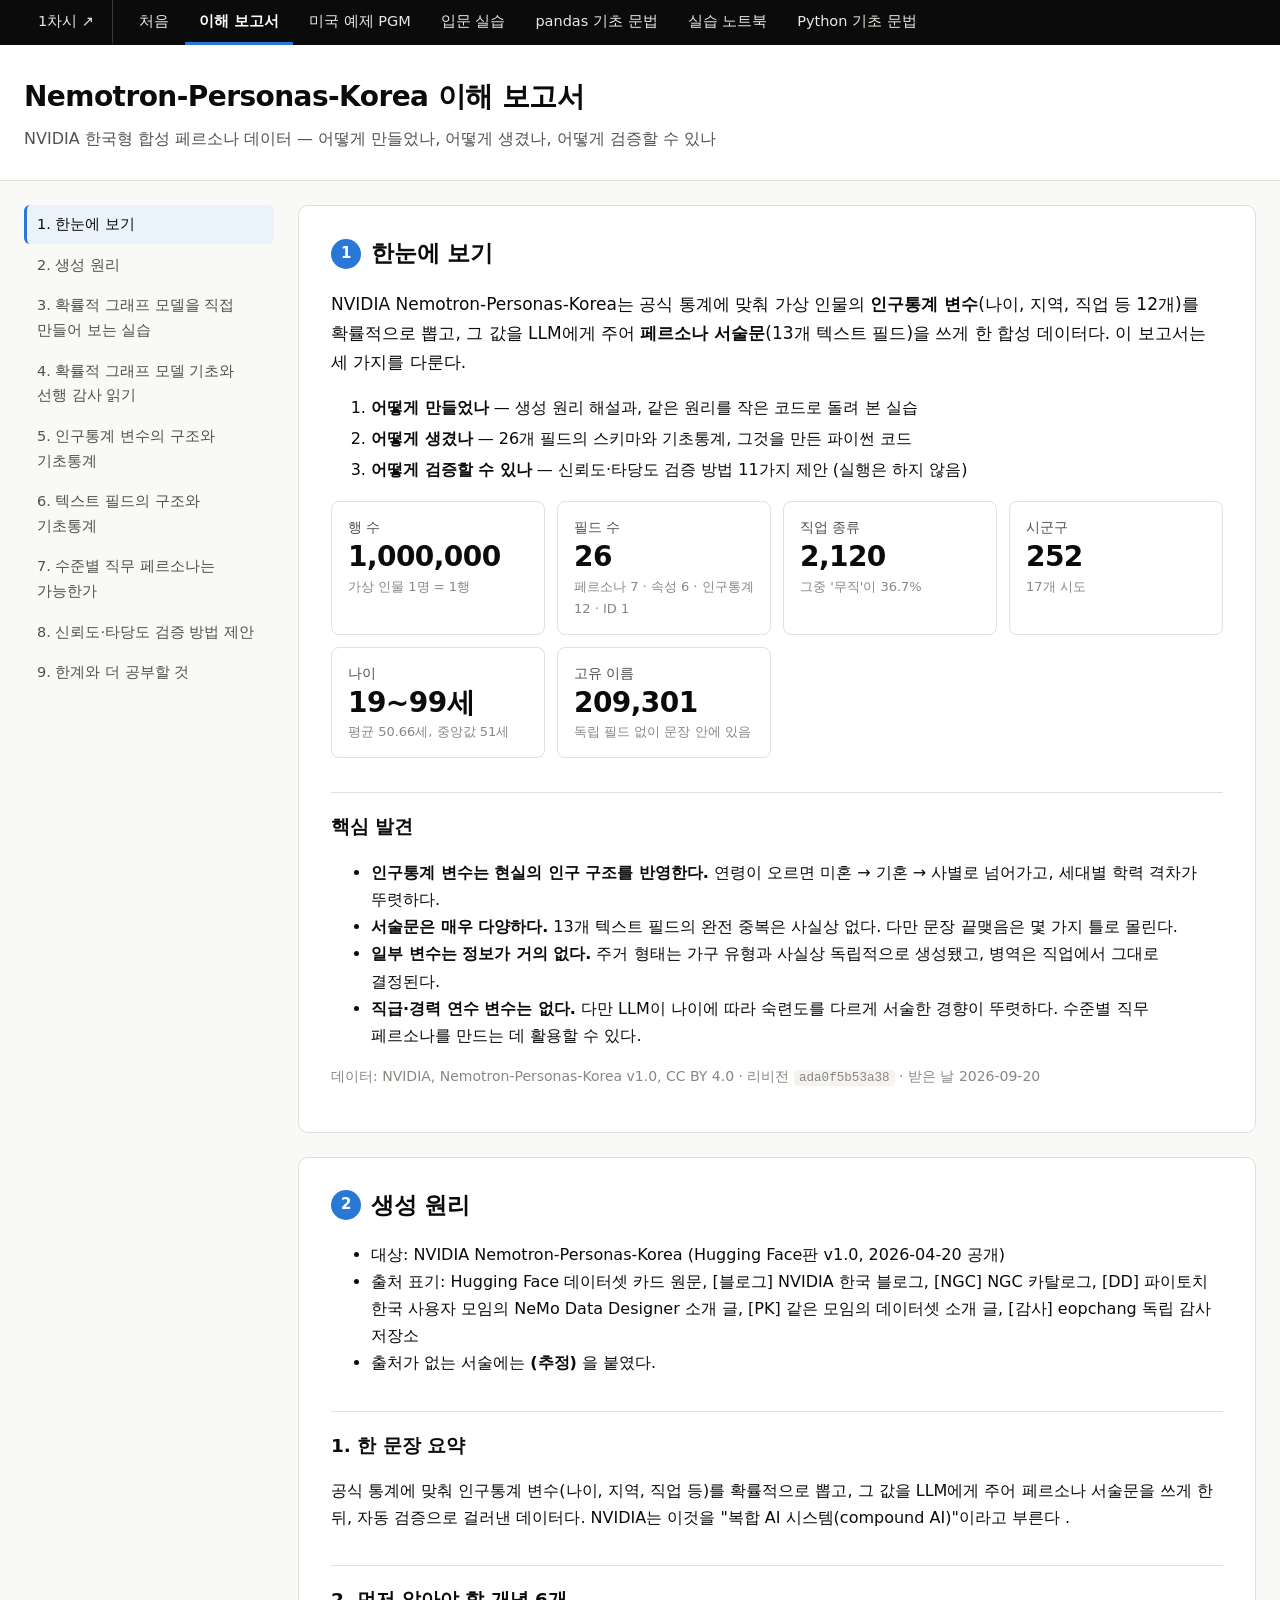
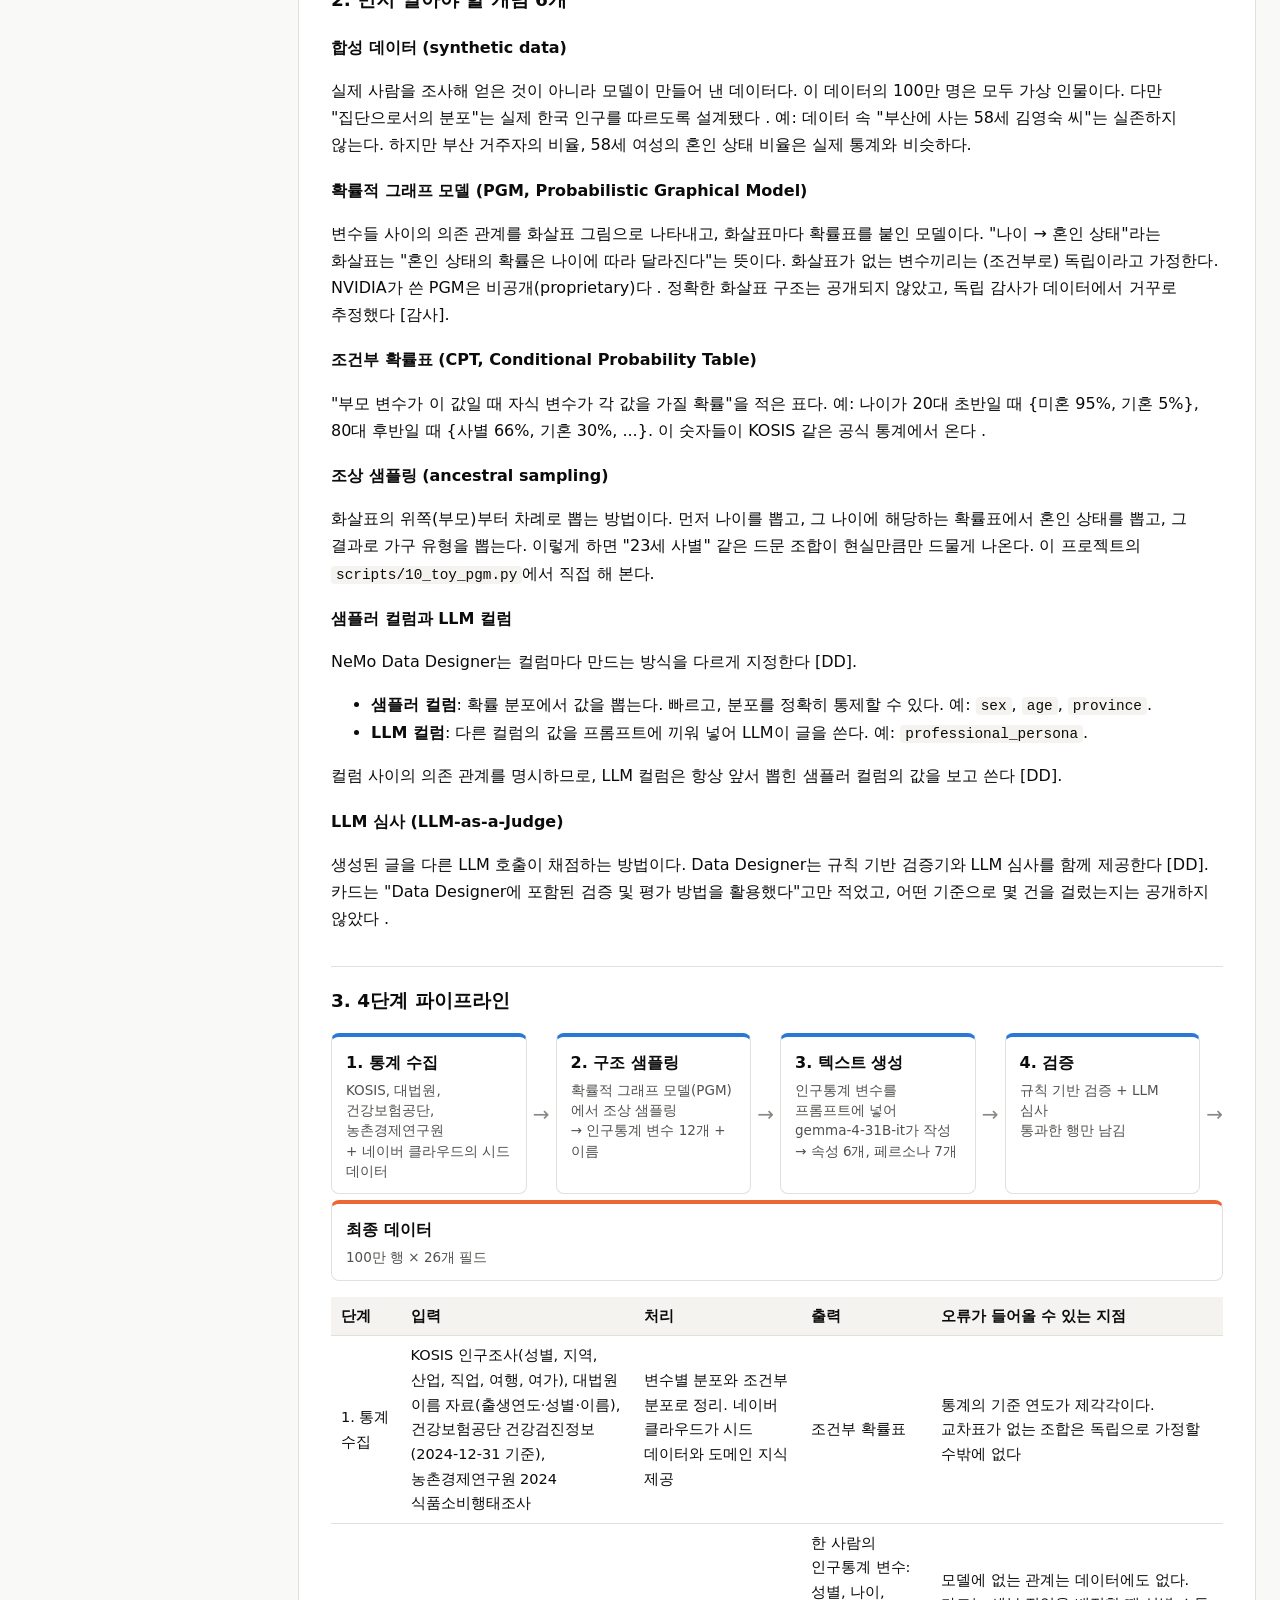
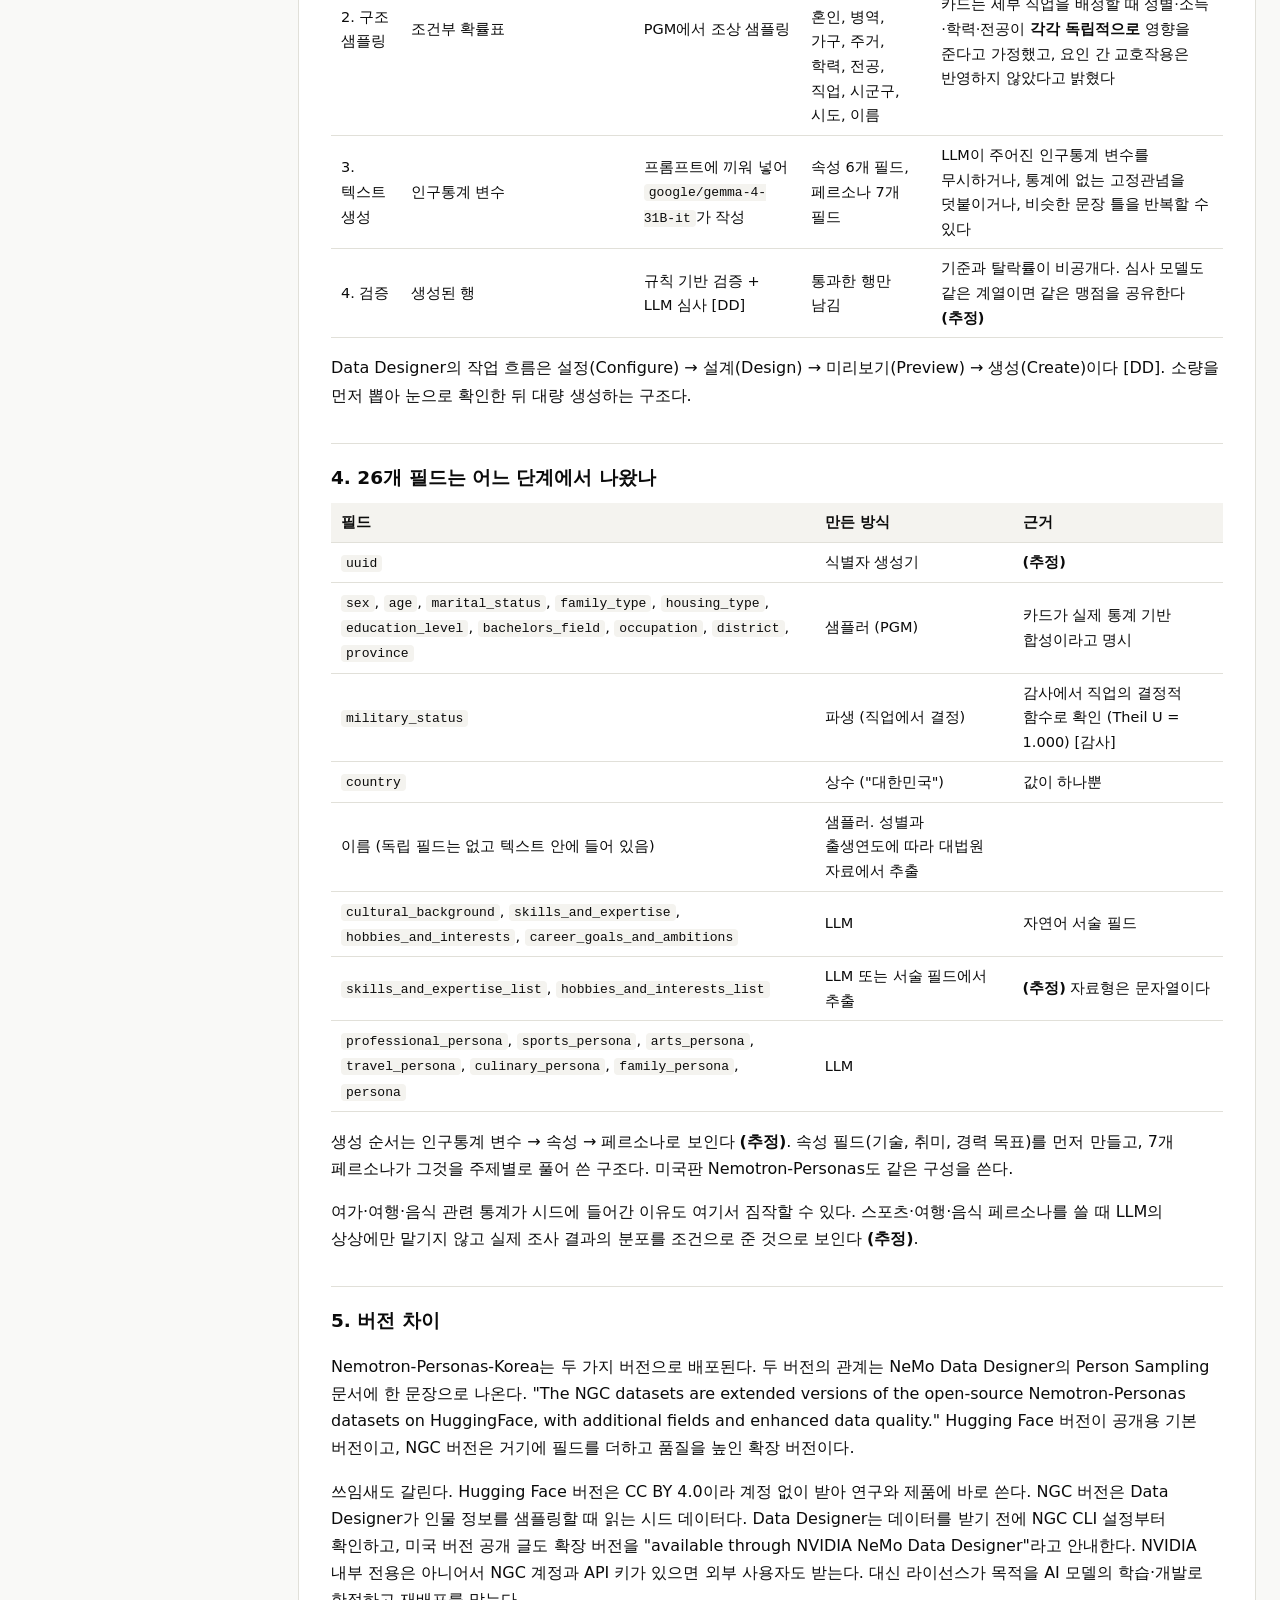
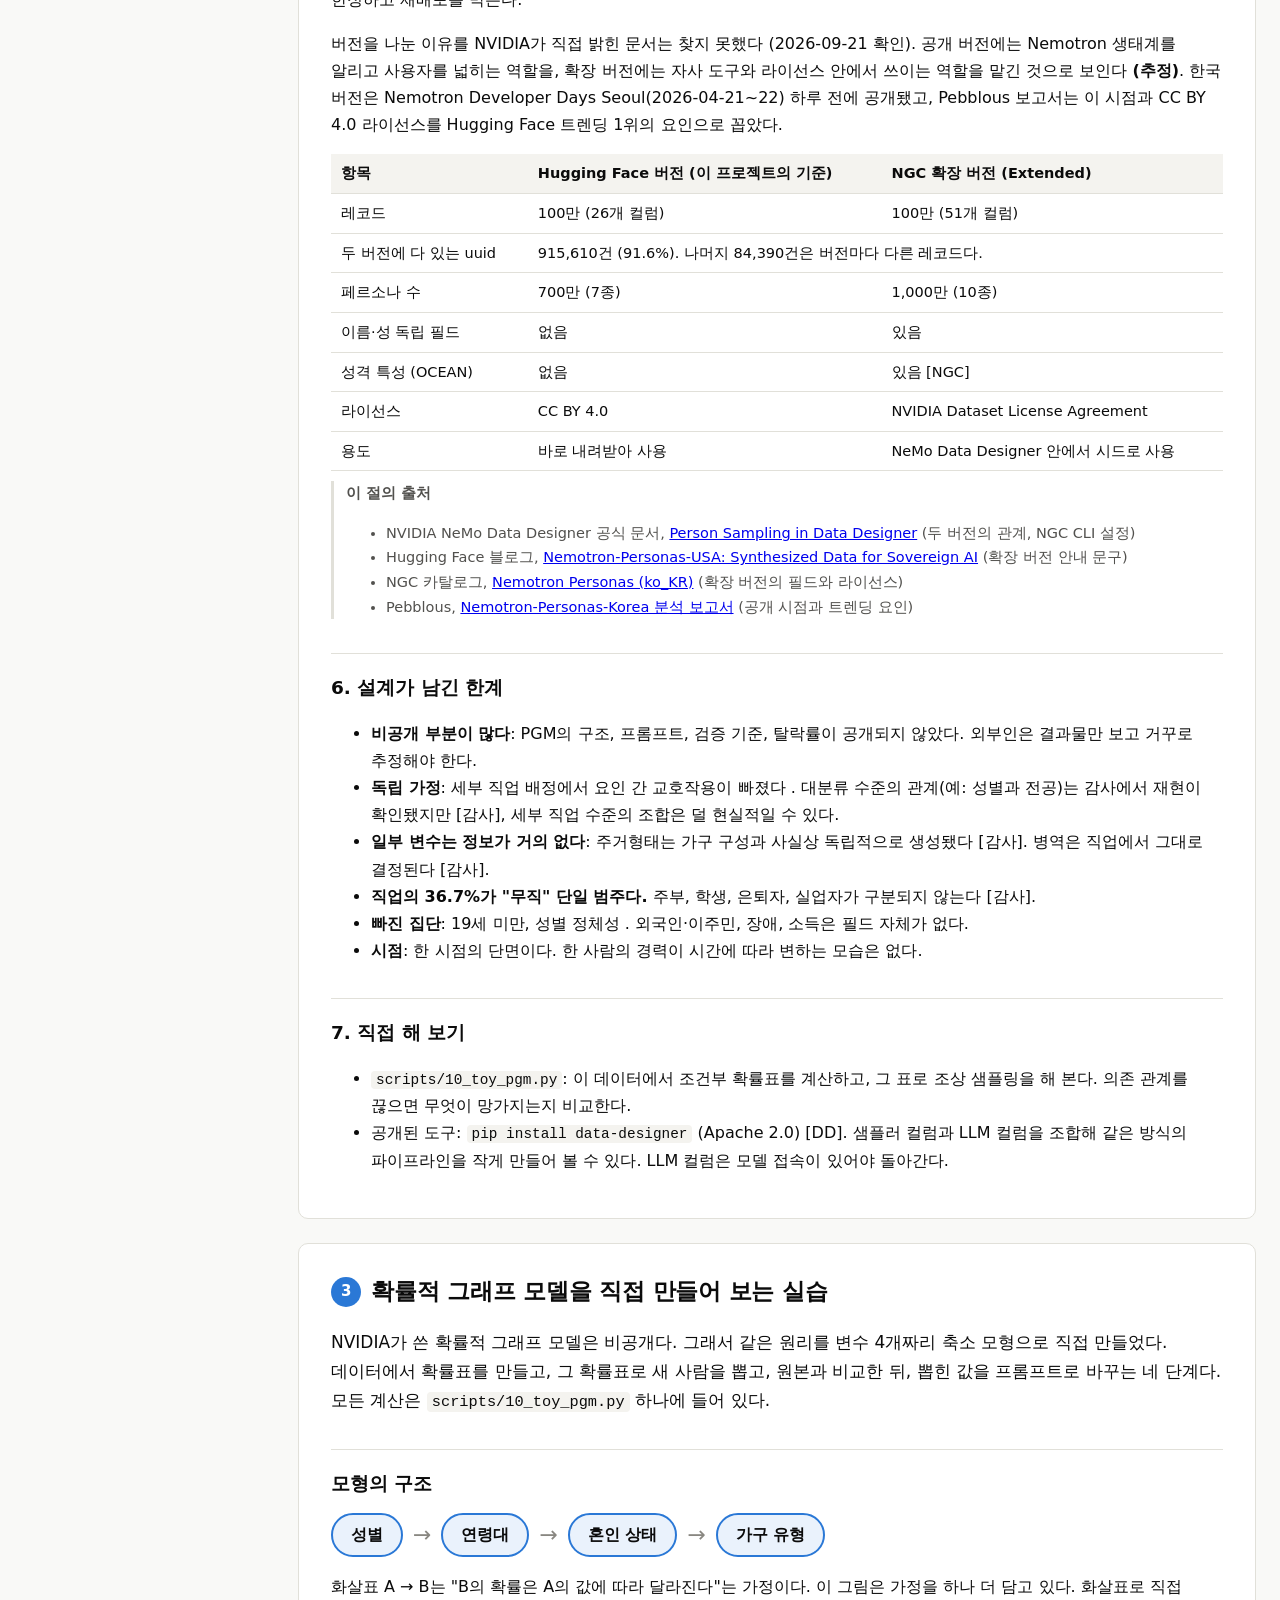
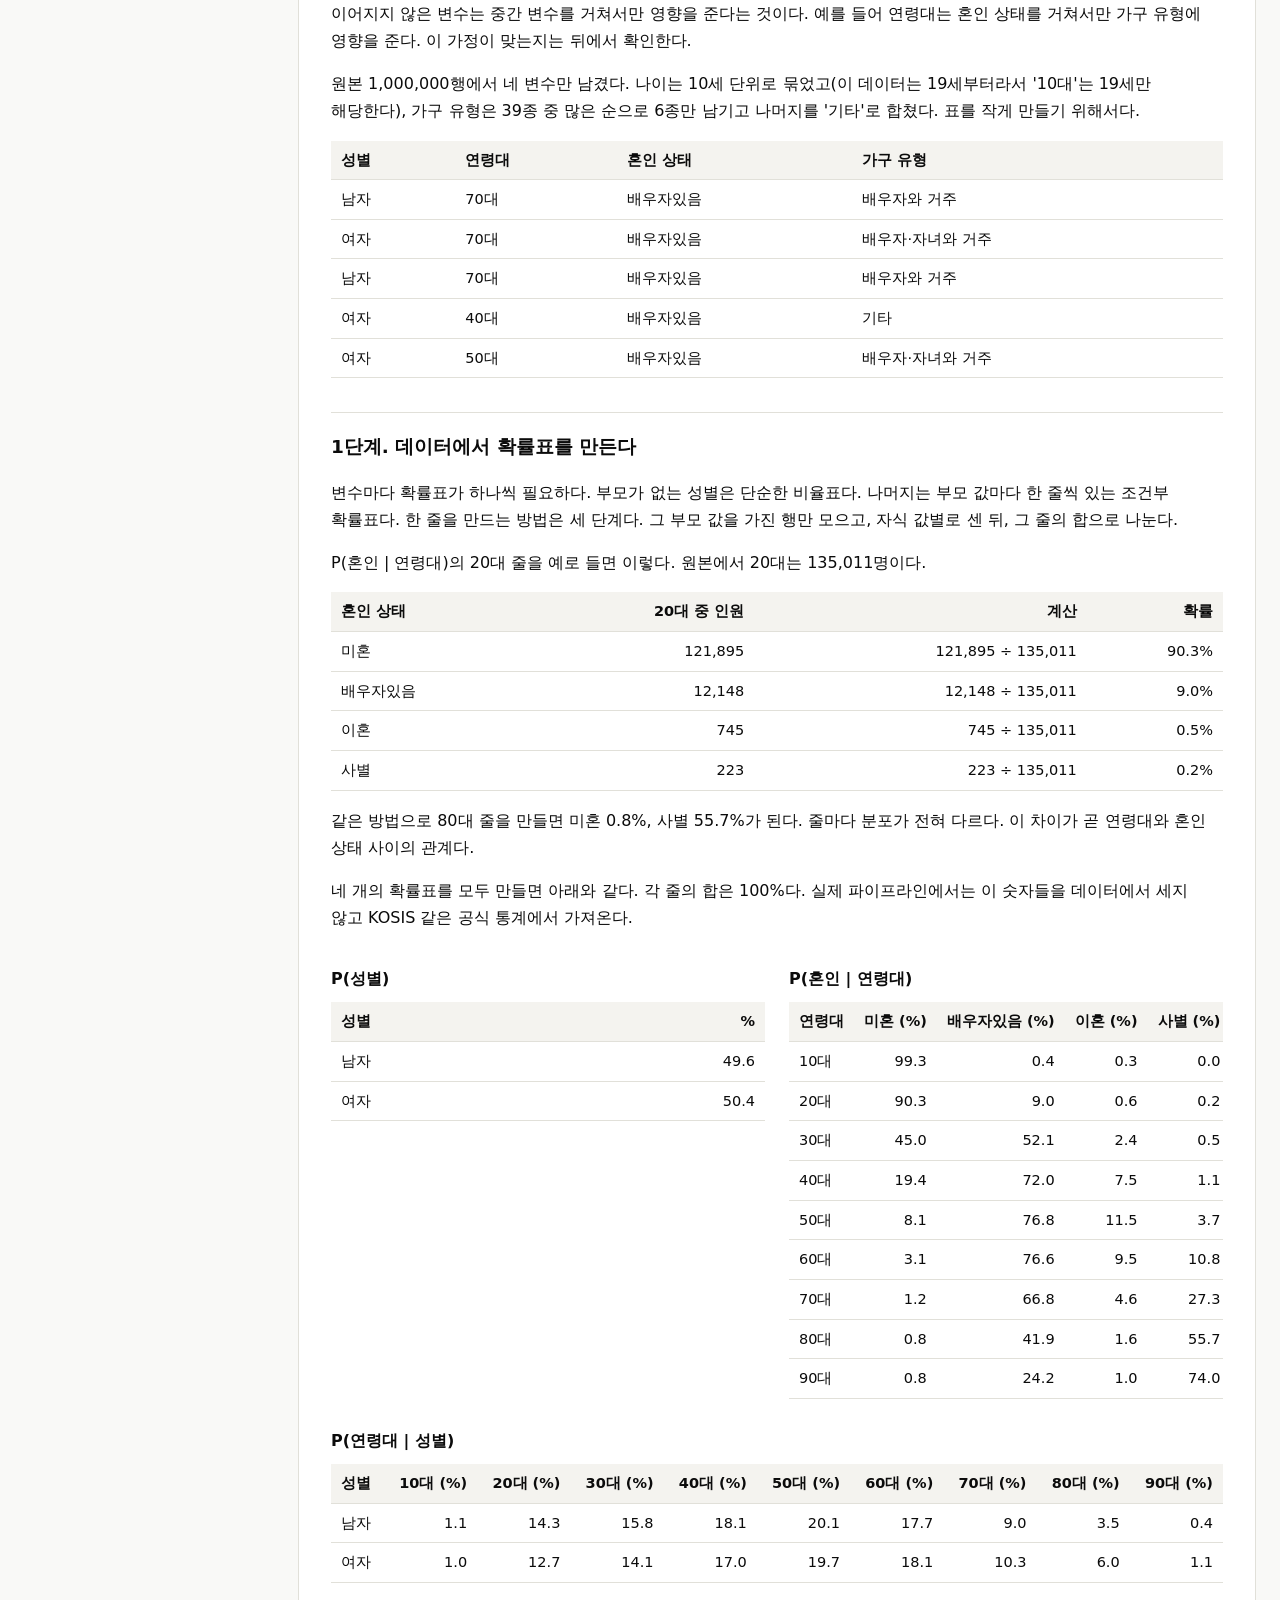
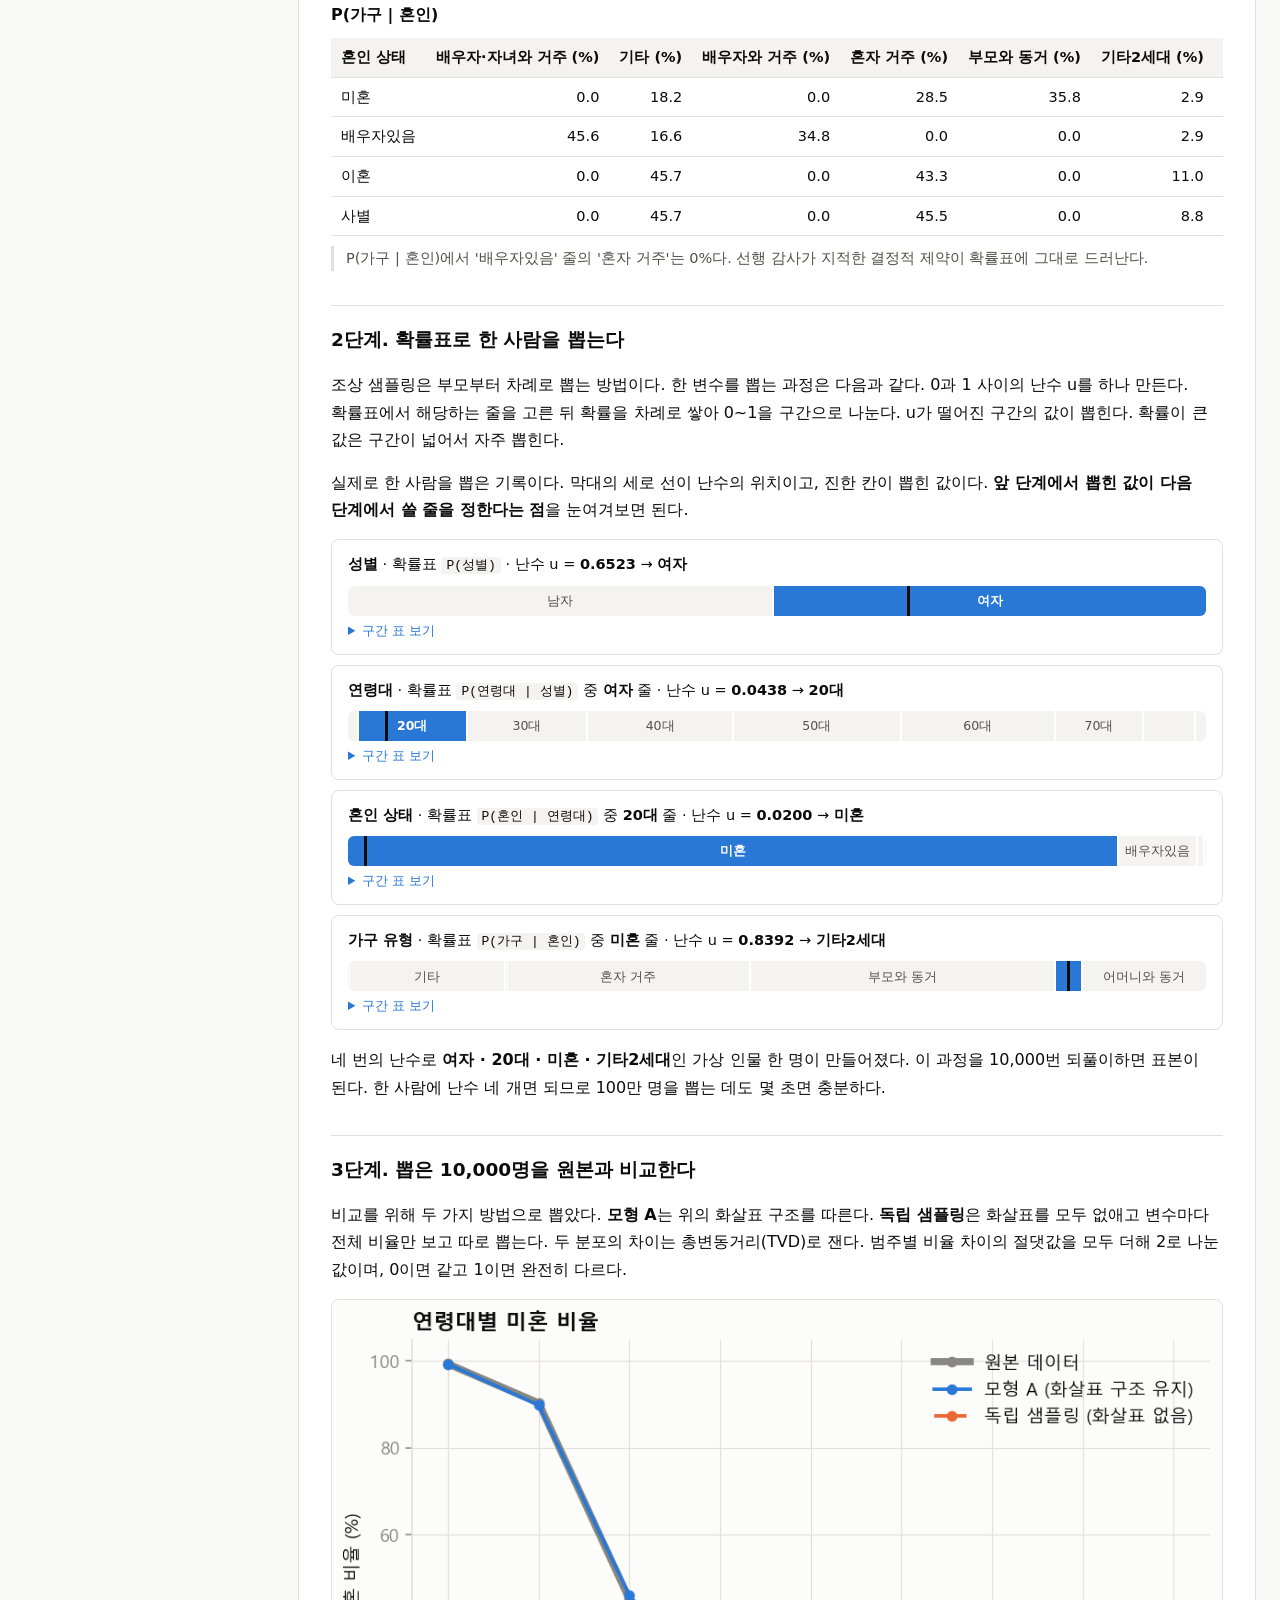
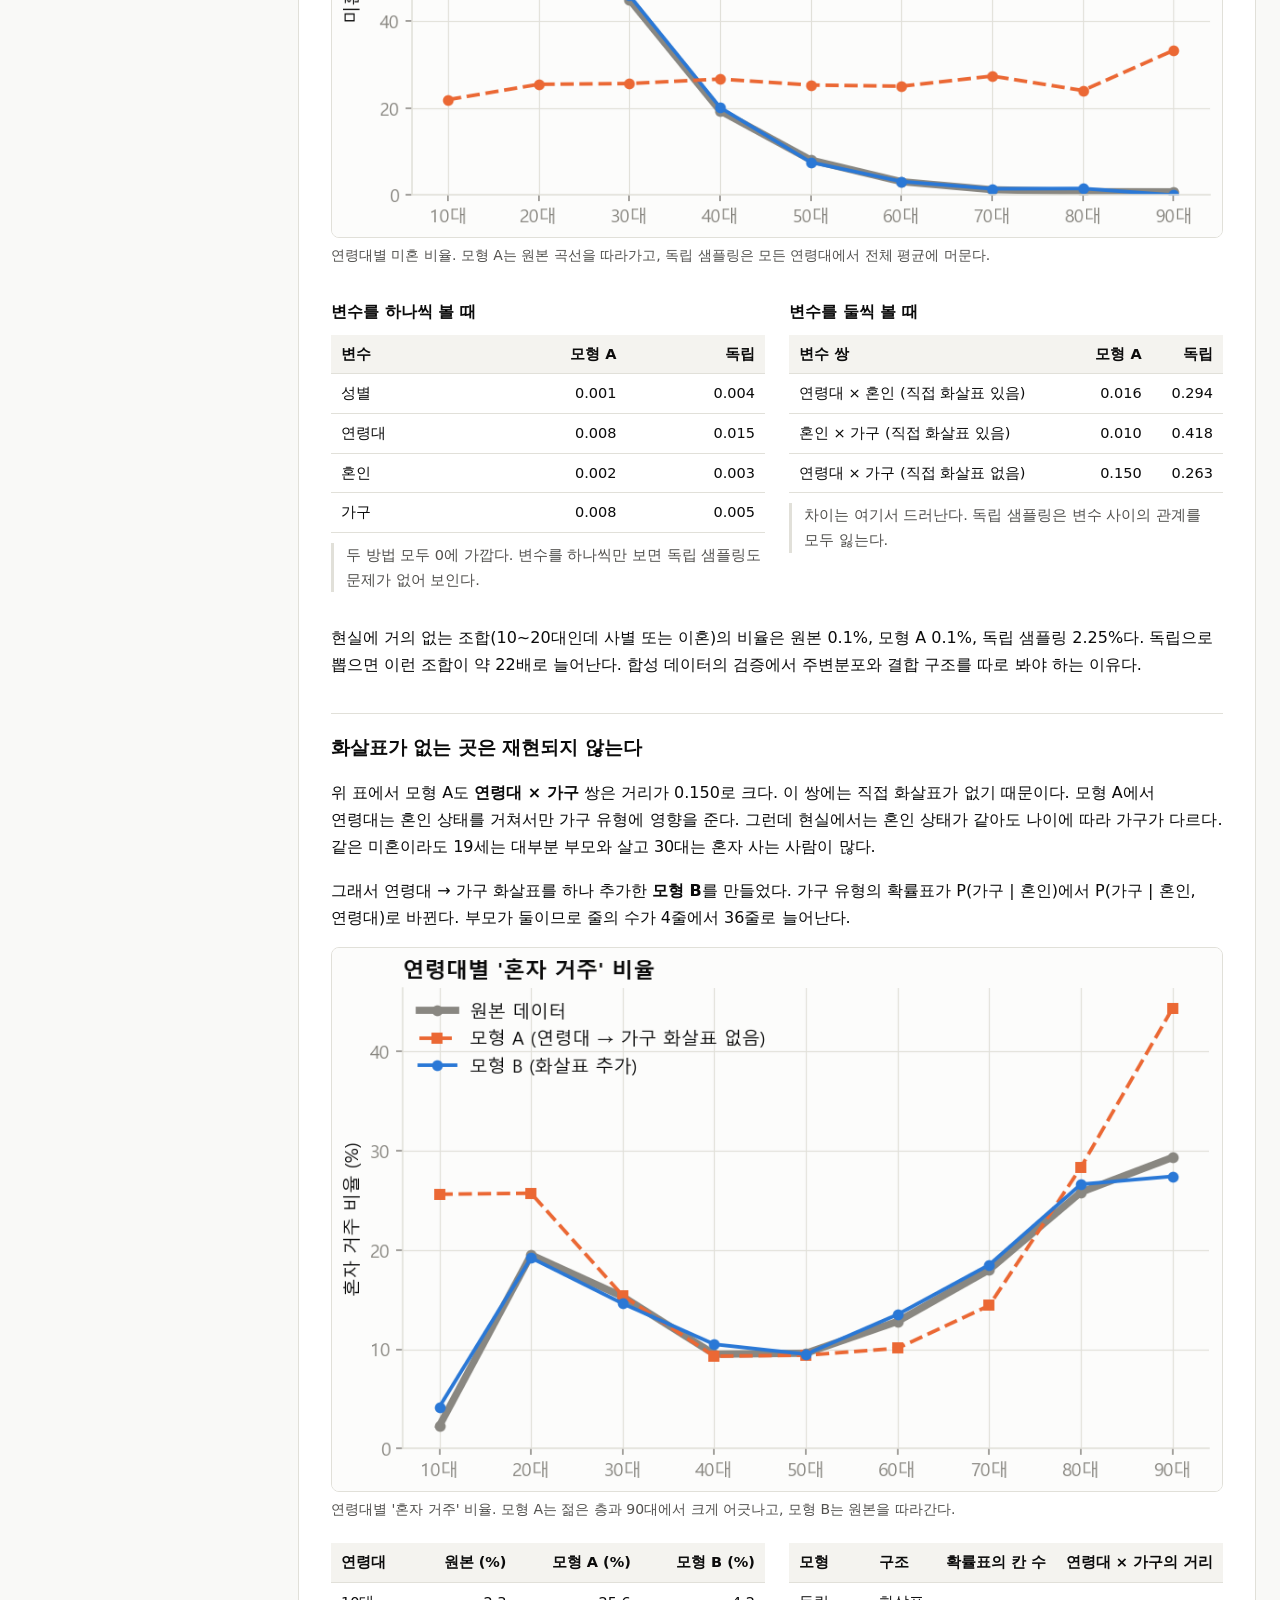
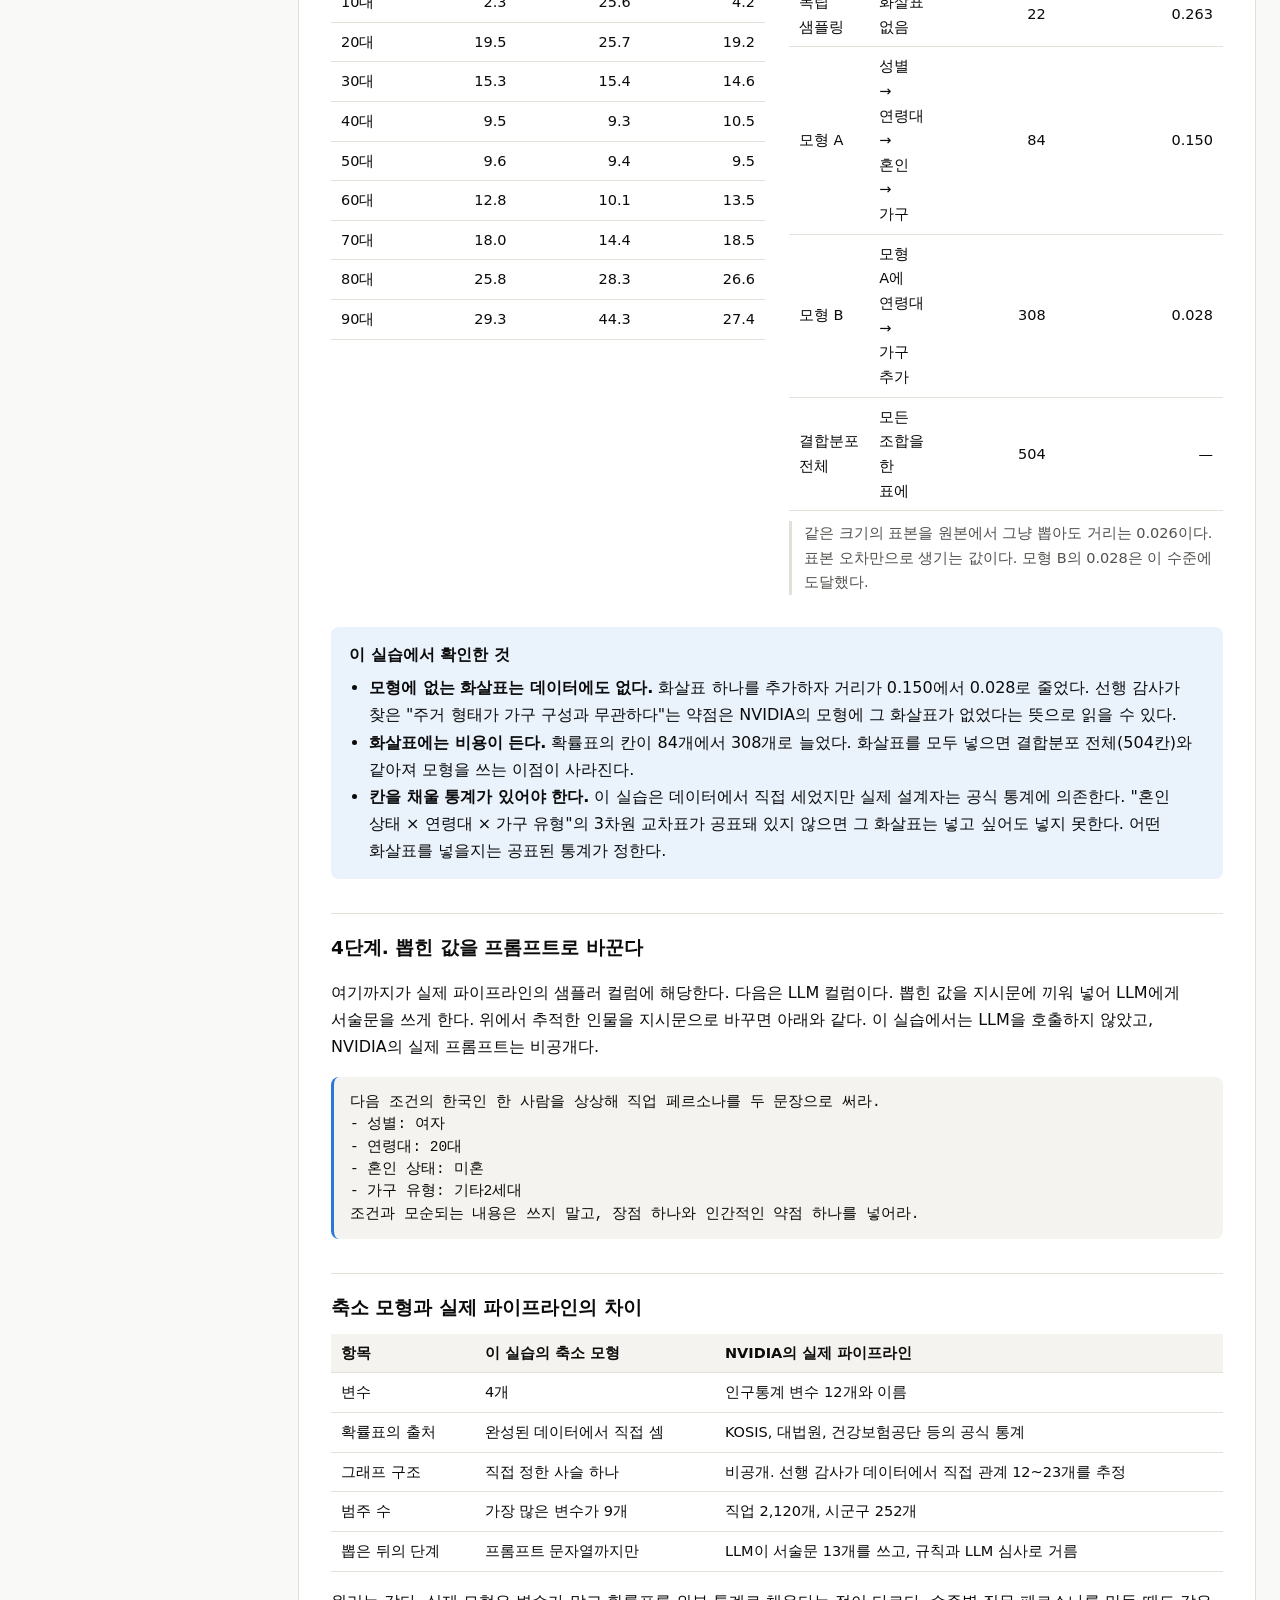
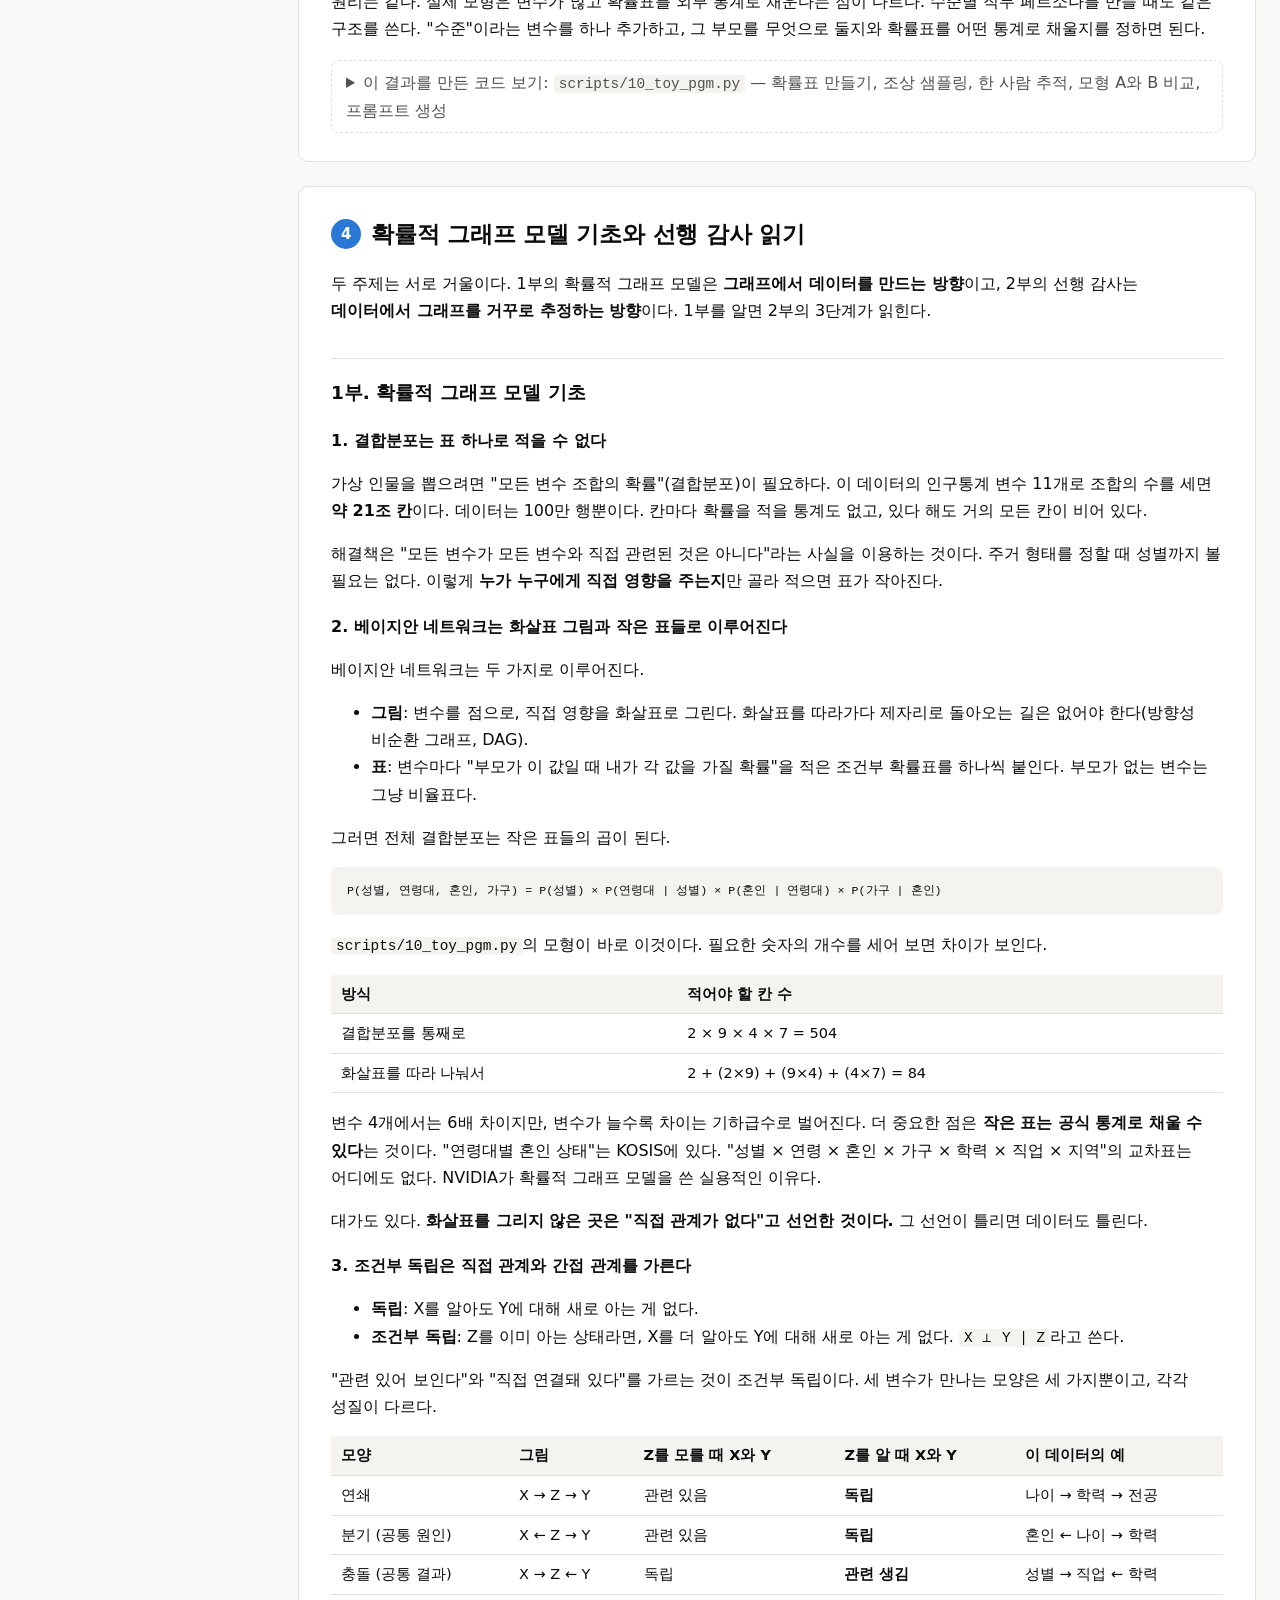
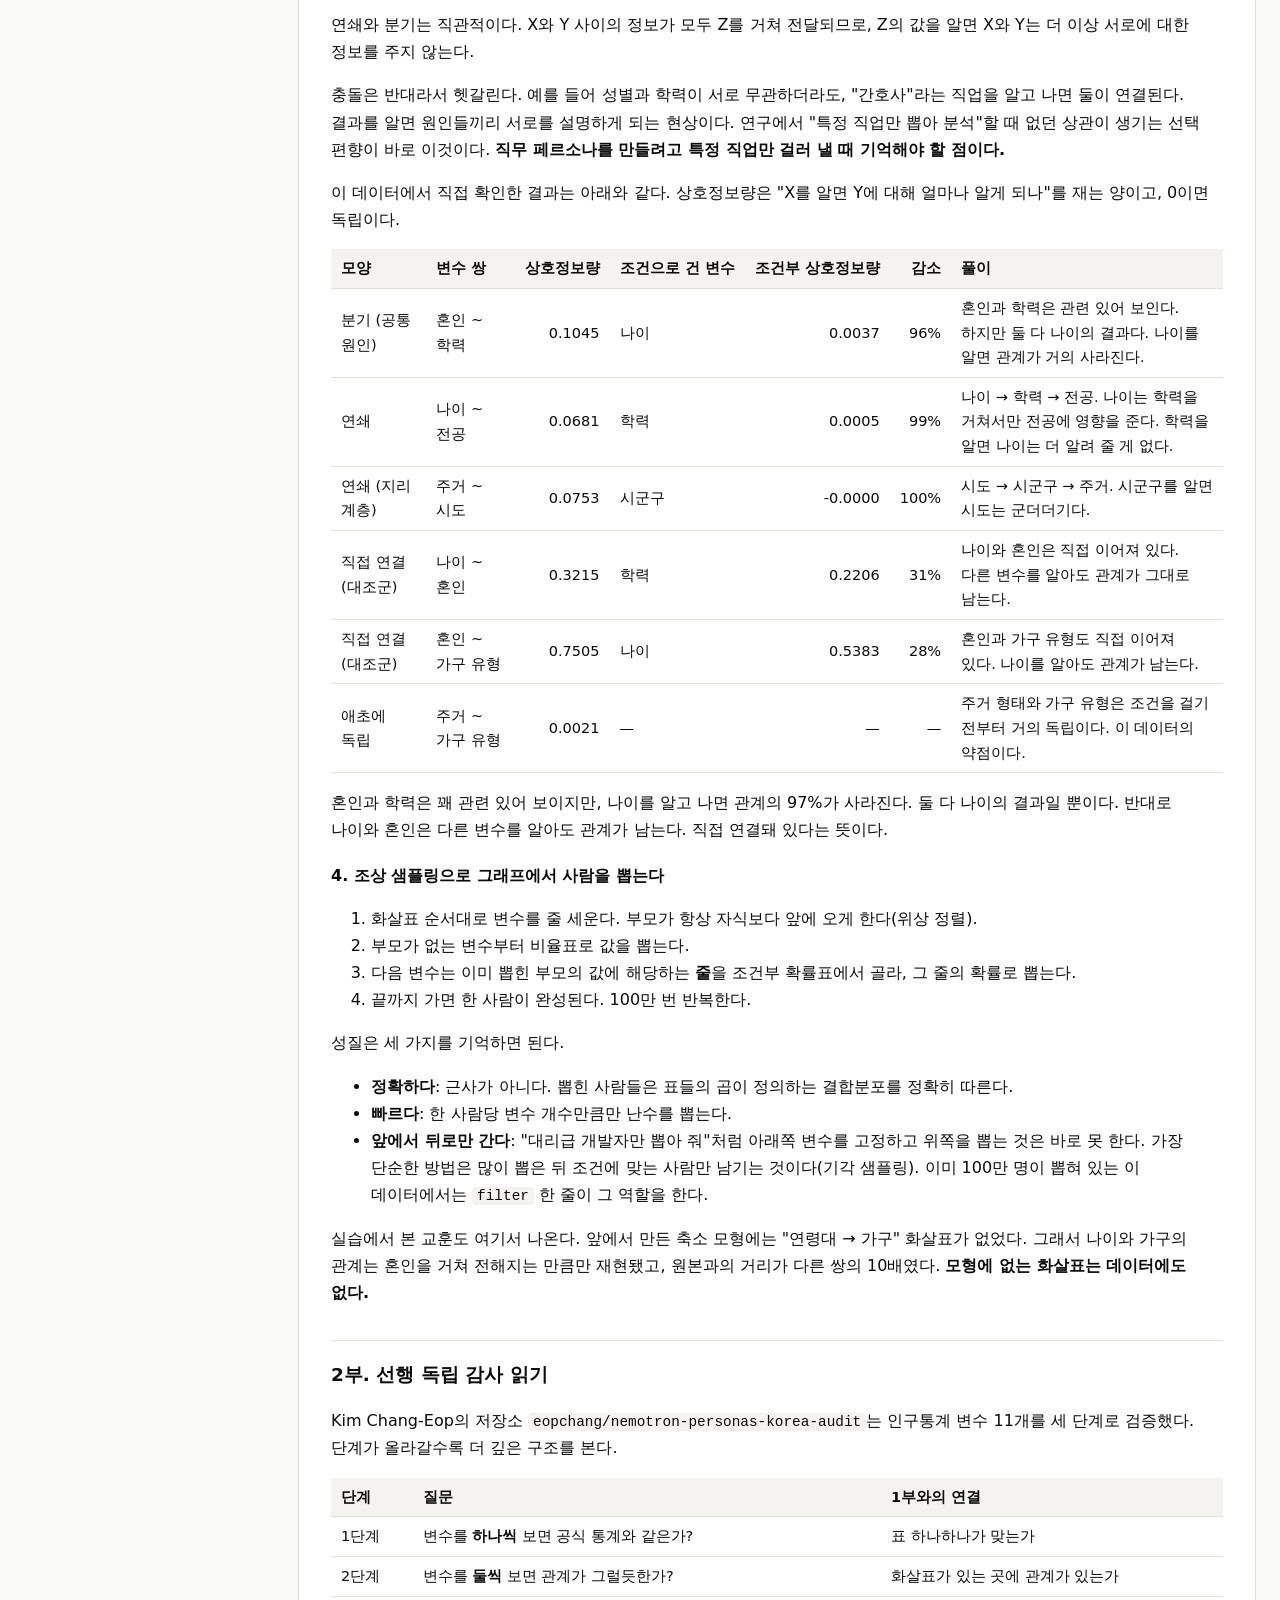
<file: report.html>
<!doctype html>
<html lang=ko><head><meta charset=utf-8><meta name=viewport content="width=device-width,initial-scale=1">
<title>Nemotron-Personas-Korea 이해 보고서</title><style>
:root{
  --page:#f9f9f7; --surface:#ffffff; --ink:#0b0b0b; --ink-2:#52514e; --muted:#898781; --line:#e1e0d9;
  --accent:#2a78d6; --accent-2:#eb6834; --accent-soft:#eaf2fc; --mark:#fdebd0; --warn-bg:#fff4e5; --warn-ink:#8a4b00;
  --code-bg:#f4f3ef; --max-width:1440px; --nav-width:250px; --gap:24px; --radius:10px;
  --font:"Pretendard","Malgun Gothic","Apple SD Gothic Neo",system-ui,sans-serif;
  --mono:"D2Coding","Consolas","Cascadia Mono",monospace;
}
*{box-sizing:border-box}
html{scroll-behavior:smooth}
body{margin:0;background:var(--page);color:var(--ink);font-family:var(--font);font-size:16px;line-height:1.7;word-break:keep-all}
header.top{background:var(--surface);border-bottom:1px solid var(--line);padding:28px var(--gap)}
header.top .inner,.layout{max-width:var(--max-width);margin:0 auto}
header.top h1{margin:0 0 4px;font-size:28px;letter-spacing:-.02em}
header.top p{margin:0;color:var(--ink-2)}
.layout{display:grid;grid-template-columns:var(--nav-width) minmax(0,1fr);gap:var(--gap);padding:var(--gap)}
nav{position:sticky;top:16px;align-self:start;display:flex;flex-direction:column;gap:2px;font-size:14.5px}
nav a{color:var(--ink-2);text-decoration:none;padding:7px 10px;border-radius:6px;border-left:3px solid transparent}
nav a:hover,nav a.on{background:var(--accent-soft);color:var(--ink);border-left-color:var(--accent)}
section{background:var(--surface);border:1px solid var(--line);border-radius:var(--radius);padding:28px 32px;margin-bottom:var(--gap)}
h2{font-size:23px;margin:0 0 16px;letter-spacing:-.01em;display:flex;align-items:center;gap:10px}
h2 .no{background:var(--accent);color:#fff;border-radius:50%;width:30px;height:30px;display:inline-grid;place-items:center;font-size:15px;flex:none}
h3{font-size:18.5px;margin:34px 0 10px;padding-top:18px;border-top:1px solid var(--line)}
h4{font-size:16px;margin:18px 0 8px}
h5{font-size:15px;margin:14px 0 6px;color:var(--ink-2)}
p.lead{font-size:17px}
.meta,.dim{color:var(--muted);font-size:14px}
.note{color:var(--ink-2);font-size:14.5px;border-left:3px solid var(--line);padding-left:12px;margin:8px 0 16px}
.warn{background:var(--warn-bg);color:var(--warn-ink);padding:10px 14px;border-radius:8px;font-size:15px}
.callout{background:var(--accent-soft);border-radius:8px;padding:14px 18px;margin:16px 0}
.callout ul{margin:6px 0 0;padding-left:20px}
.tiles{display:grid;grid-template-columns:repeat(auto-fit,minmax(190px,1fr));gap:12px;margin:18px 0}
.tile{border:1px solid var(--line);border-radius:8px;padding:14px 16px}
.tlabel{color:var(--ink-2);font-size:13.5px}.tvalue{font-size:28px;font-weight:700;letter-spacing:-.02em;line-height:1.3}.tsub{color:var(--muted);font-size:13px}
.two{display:grid;grid-template-columns:repeat(2,minmax(0,1fr));gap:var(--gap);align-items:start}
.three{display:grid;grid-template-columns:repeat(3,minmax(0,1fr));gap:var(--gap);align-items:start}
.tablewrap{overflow-x:auto;margin:10px 0}
table{border-collapse:collapse;width:100%;font-size:14.5px}
th,td{padding:7px 10px;border-bottom:1px solid var(--line);vertical-align:middle;text-align:left}
th{background:var(--code-bg);font-weight:600;white-space:nowrap}
td.num,th.num{text-align:right;font-variant-numeric:tabular-nums}
tbody tr:hover{background:#fafaf8}
.ex{color:var(--ink-2);font-size:13.5px}
.vchips{display:flex;flex-wrap:wrap;gap:4px}
.vchip{border:1px solid var(--line);border-radius:6px;padding:1px 8px;font-size:13px;background:var(--surface);white-space:nowrap}
.vchip i{font-style:normal;color:var(--muted);font-size:12px;margin-left:2px}
details.vmore{margin-top:4px}
details.vmore summary{cursor:pointer;color:var(--accent);font-size:13px}
details.vmore[open] summary{margin-bottom:4px}
details.vmore p.ex{margin:4px 0 0;max-width:60ch}
code{font-family:var(--mono);font-size:.9em;background:var(--code-bg);padding:1px 5px;border-radius:4px}
pre{background:var(--code-bg);border-radius:8px;padding:14px 16px;overflow-x:auto;font-size:13px;line-height:1.55;max-height:560px}
pre code{background:none;padding:0}
pre.prompt{white-space:pre-wrap;font-size:14.5px;border-left:3px solid var(--accent)}
details.code{margin:18px 0 0;border:1px dashed var(--line);border-radius:8px;padding:8px 14px}
details.code summary,details.example summary{cursor:pointer;color:var(--ink-2)}
details.example{border:1px solid var(--line);border-radius:8px;padding:10px 16px;margin:8px 0}
details.example[open]{background:#fdfdfc}
details.example dl{margin:10px 0 4px}
dt{font-size:13.5px;margin-top:10px}dd{margin:2px 0 0}
.chips{display:flex;flex-wrap:wrap;gap:6px;margin:10px 0}
.chip{border:1px solid var(--line);border-radius:999px;padding:2px 10px;font-size:13.5px;background:var(--surface)}
.chip i{font-style:normal;color:var(--muted);margin-right:4px}
mark{background:var(--mark);padding:0 2px;border-radius:3px}
.tag{font-size:12.5px;padding:2px 8px;border-radius:999px;border:1px solid var(--line);white-space:nowrap}
.t-0{background:#eaf2fc}.t-1{background:#fdeee6}.t-2{background:#e7f6ef}.t-3{background:var(--code-bg)}
figure{margin:12px 0}
figure img{max-width:100%;height:auto;border:1px solid var(--line);border-radius:8px;display:block}
figcaption{color:var(--ink-2);font-size:14px;margin-top:6px}
.dag{display:flex;align-items:center;gap:10px;flex-wrap:wrap;margin:14px 0}
.dag .node{border:2px solid var(--accent);border-radius:999px;padding:6px 18px;font-weight:600;background:var(--accent-soft)}
.dag .arr{color:var(--muted);font-size:22px}
.trace{border:1px solid var(--line);border-radius:8px;padding:12px 16px;margin:10px 0}
.trace .thead{font-size:14.5px;margin-bottom:8px}
.segbar{position:relative;display:flex;height:30px;border-radius:6px;overflow:hidden;gap:2px;background:var(--surface)}
.seg{background:var(--code-bg);font-size:12.5px;color:var(--ink-2);display:grid;place-items:center;white-space:nowrap;overflow:hidden;min-width:0}
.seg.hit{background:var(--accent);color:#fff;font-weight:600}
.umark{position:absolute;top:-2px;bottom:-2px;width:3px;background:var(--ink);transform:translateX(-1px)}
.pipeline{display:flex;align-items:stretch;gap:6px;margin:16px 0;flex-wrap:wrap}
.pstep{flex:1 1 170px;border:1px solid var(--line);border-top:4px solid var(--accent);border-radius:8px;padding:12px 14px;display:flex;flex-direction:column;gap:4px}
.pstep span{font-size:13.5px;color:var(--ink-2);line-height:1.5}
.pstep[pfinal]{border-top-color:var(--accent-2)}
.parrow{align-self:center;color:var(--muted);font-size:20px}
ol.threeq li{margin:4px 0}
ul.todo{list-style:none;padding:0}
ul.todo li{padding:6px 0;border-bottom:1px solid var(--line)}
ul.todo label{display:flex;gap:10px;align-items:flex-start;cursor:pointer}
ul.todo input{width:18px;height:18px;margin-top:4px;accent-color:var(--accent);flex:none}
ul.todo input:checked+span{color:var(--muted);text-decoration:line-through}
@media (max-width:1000px){.layout{grid-template-columns:1fr}nav{position:static;flex-direction:row;flex-wrap:wrap}.two,.three{grid-template-columns:1fr}section{padding:20px 16px}}
@media print{nav{display:none}.layout{display:block}details{open:true}}
</style></head>
<body><style>.sitenav{--sn-bg:#0b0b0b;--sn-ink:#e9e8e2;--sn-on:#2a78d6;background:var(--sn-bg);padding:0 24px;font-family:'Pretendard','Malgun Gothic',system-ui,sans-serif;font-size:14.5px;line-height:1.4;position:relative;z-index:50}.sitenav .in{max-width:1440px;margin:0 auto;display:flex;flex-wrap:wrap;gap:2px;align-items:center}.sitenav a{color:var(--sn-ink);text-decoration:none;padding:11px 14px;border-bottom:3px solid transparent;display:block}.sitenav a:hover{background:rgba(255,255,255,.08)}.sitenav a.on{border-bottom-color:var(--sn-on);color:#fff;font-weight:600}.sitenav a.ext{margin-right:10px;padding-right:18px;border-right:1px solid rgba(255,255,255,.2)}body.jp-Notebook{padding-top:0!important}body.jp-Notebook>.sitenav{margin:0 calc(-1*var(--jp-notebook-padding,20px));margin-bottom:var(--jp-notebook-padding,20px)}</style><div class="sitenav" role="navigation" aria-label="사이트 메뉴"><div class="in"><a class="ext" href="https://kwonsuhyeon.github.io/-statistics/" target="_blank" rel="noopener">1차시 ↗</a><a href="index.html">처음</a><a href="report.html" class=on>이해 보고서</a><a href="us-person-pgm.html">미국 예제 PGM</a><a href="beginner.html">입문 실습</a><a href="pandas-basics.html">pandas 기초 문법</a><a href="quickstart.html">실습 노트북</a><a href="python-basics.html">Python 기초 문법</a></div></div><header class=top><div class=inner><h1>Nemotron-Personas-Korea 이해 보고서</h1>
<p>NVIDIA 한국형 합성 페르소나 데이터 — 어떻게 만들었나, 어떻게 생겼나, 어떻게 검증할 수 있나</p></div></header>
<div class=layout><nav><a href='#overview'>1. 한눈에 보기</a><a href='#generation'>2. 생성 원리</a><a href='#toy'>3. 확률적 그래프 모델을 직접 만들어 보는 실습</a><a href='#study'>4. 확률적 그래프 모델 기초와 선행 감사 읽기</a><a href='#structured'>5. 인구통계 변수의 구조와 기초통계</a><a href='#text'>6. 텍스트 필드의 구조와 기초통계</a><a href='#job'>7. 수준별 직무 페르소나는 가능한가</a><a href='#validation'>8. 신뢰도·타당도 검증 방법 제안</a><a href='#more'>9. 한계와 더 공부할 것</a></nav><main><section id='overview'><h2><span class=no>1</span>한눈에 보기</h2>

<p class=lead>NVIDIA Nemotron-Personas-Korea는 공식 통계에 맞춰 가상 인물의 <b>인구통계 변수</b>(나이, 지역, 직업 등 12개)를 확률적으로 뽑고,
그 값을 LLM에게 주어 <b>페르소나 서술문</b>(13개 텍스트 필드)을 쓰게 한 합성 데이터다. 이 보고서는 세 가지를 다룬다.</p>
<ol class=threeq>
  <li><b>어떻게 만들었나</b> — 생성 원리 해설과, 같은 원리를 작은 코드로 돌려 본 실습</li>
  <li><b>어떻게 생겼나</b> — 26개 필드의 스키마와 기초통계, 그것을 만든 파이썬 코드</li>
  <li><b>어떻게 검증할 수 있나</b> — 신뢰도·타당도 검증 방법 11가지 제안 (실행은 하지 않음)</li>
</ol>
<div class=tiles><div class=tile><div class=tlabel>행 수</div><div class=tvalue>1,000,000</div><div class=tsub>가상 인물 1명 = 1행</div></div><div class=tile><div class=tlabel>필드 수</div><div class=tvalue>26</div><div class=tsub>페르소나 7 · 속성 6 · 인구통계 12 · ID 1</div></div><div class=tile><div class=tlabel>직업 종류</div><div class=tvalue>2,120</div><div class=tsub>그중 &#x27;무직&#x27;이 36.7%</div></div><div class=tile><div class=tlabel>시군구</div><div class=tvalue>252</div><div class=tsub>17개 시도</div></div><div class=tile><div class=tlabel>나이</div><div class=tvalue>19~99세</div><div class=tsub>평균 50.66세, 중앙값 51세</div></div><div class=tile><div class=tlabel>고유 이름</div><div class=tvalue>209,301</div><div class=tsub>독립 필드 없이 문장 안에 있음</div></div></div>
<h3>핵심 발견</h3>
<ul>
  <li><b>인구통계 변수는 현실의 인구 구조를 반영한다.</b> 연령이 오르면 미혼 → 기혼 → 사별로 넘어가고, 세대별 학력 격차가 뚜렷하다.</li>
  <li><b>서술문은 매우 다양하다.</b> 13개 텍스트 필드의 완전 중복은 사실상 없다. 다만 문장 끝맺음은 몇 가지 틀로 몰린다.</li>
  <li><b>일부 변수는 정보가 거의 없다.</b> 주거 형태는 가구 유형과 사실상 독립적으로 생성됐고, 병역은 직업에서 그대로 결정된다.</li>
  <li><b>직급·경력 연수 변수는 없다.</b> 다만 LLM이 나이에 따라 숙련도를 다르게 서술한 경향이 뚜렷하다. 수준별 직무 페르소나를 만드는 데 활용할 수 있다.</li>
</ul>
<p class=meta>데이터: NVIDIA, Nemotron-Personas-Korea v1.0, CC BY 4.0 · 리비전 <code>ada0f5b53a38</code> · 받은 날 2026-09-20</p>
</section><section id='generation'><h2><span class=no>2</span>생성 원리</h2><ul>
<li>대상: NVIDIA Nemotron-Personas-Korea (Hugging Face판 v1.0, 2026-04-20 공개)</li>
<li>출처 표기:  Hugging Face 데이터셋 카드 원문, [블로그] NVIDIA 한국 블로그, [NGC] NGC 카탈로그, [DD] 파이토치 한국 사용자 모임의 NeMo Data Designer 소개 글, [PK] 같은 모임의 데이터셋 소개 글, [감사] eopchang 독립 감사 저장소</li>
<li>출처가 없는 서술에는 <strong>(추정)</strong> 을 붙였다.</li>
</ul>
<h3>1. 한 문장 요약</h3>
<p>공식 통계에 맞춰 인구통계 변수(나이, 지역, 직업 등)를 확률적으로 뽑고, 그 값을 LLM에게 주어 페르소나 서술문을 쓰게 한 뒤, 자동 검증으로 걸러낸 데이터다. NVIDIA는 이것을 "복합 AI 시스템(compound AI)"이라고 부른다 .</p>
<h3>2. 먼저 알아야 할 개념 6개</h3>
<h4>합성 데이터 (synthetic data)</h4>
<p>실제 사람을 조사해 얻은 것이 아니라 모델이 만들어 낸 데이터다. 이 데이터의 100만 명은 모두 가상 인물이다. 다만 "집단으로서의 분포"는 실제 한국 인구를 따르도록 설계됐다 .
예: 데이터 속 "부산에 사는 58세 김영숙 씨"는 실존하지 않는다. 하지만 부산 거주자의 비율, 58세 여성의 혼인 상태 비율은 실제 통계와 비슷하다.</p>
<h4>확률적 그래프 모델 (PGM, Probabilistic Graphical Model)</h4>
<p>변수들 사이의 의존 관계를 화살표 그림으로 나타내고, 화살표마다 확률표를 붙인 모델이다. "나이 → 혼인 상태"라는 화살표는 "혼인 상태의 확률은 나이에 따라 달라진다"는 뜻이다. 화살표가 없는 변수끼리는 (조건부로) 독립이라고 가정한다.
NVIDIA가 쓴 PGM은 비공개(proprietary)다 . 정확한 화살표 구조는 공개되지 않았고, 독립 감사가 데이터에서 거꾸로 추정했다 [감사].</p>
<h4>조건부 확률표 (CPT, Conditional Probability Table)</h4>
<p>"부모 변수가 이 값일 때 자식 변수가 각 값을 가질 확률"을 적은 표다.
예: 나이가 20대 초반일 때 {미혼 95%, 기혼 5%}, 80대 후반일 때 {사별 66%, 기혼 30%, ...}. 이 숫자들이 KOSIS 같은 공식 통계에서 온다 .</p>
<h4>조상 샘플링 (ancestral sampling)</h4>
<p>화살표의 위쪽(부모)부터 차례로 뽑는 방법이다. 먼저 나이를 뽑고, 그 나이에 해당하는 확률표에서 혼인 상태를 뽑고, 그 결과로 가구 유형을 뽑는다. 이렇게 하면 "23세 사별" 같은 드문 조합이 현실만큼만 드물게 나온다. 이 프로젝트의 <code>scripts/10_toy_pgm.py</code>에서 직접 해 본다.</p>
<h4>샘플러 컬럼과 LLM 컬럼</h4>
<p>NeMo Data Designer는 컬럼마다 만드는 방식을 다르게 지정한다 [DD].</p>
<ul>
<li><strong>샘플러 컬럼</strong>: 확률 분포에서 값을 뽑는다. 빠르고, 분포를 정확히 통제할 수 있다. 예: <code>sex</code>, <code>age</code>, <code>province</code>.</li>
<li><strong>LLM 컬럼</strong>: 다른 컬럼의 값을 프롬프트에 끼워 넣어 LLM이 글을 쓴다. 예: <code>professional_persona</code>.</li>
</ul>
<p>컬럼 사이의 의존 관계를 명시하므로, LLM 컬럼은 항상 앞서 뽑힌 샘플러 컬럼의 값을 보고 쓴다 [DD].</p>
<h4>LLM 심사 (LLM-as-a-Judge)</h4>
<p>생성된 글을 다른 LLM 호출이 채점하는 방법이다. Data Designer는 규칙 기반 검증기와 LLM 심사를 함께 제공한다 [DD]. 카드는 "Data Designer에 포함된 검증 및 평가 방법을 활용했다"고만 적었고, 어떤 기준으로 몇 건을 걸렀는지는 공개하지 않았다 .</p>
<h3>3. 4단계 파이프라인</h3>

<div class=pipeline role=img aria-label="생성 파이프라인 도식">
  <div class=pstep><b>1. 통계 수집</b><span>KOSIS, 대법원, 건강보험공단, 농촌경제연구원<br>+ 네이버 클라우드의 시드 데이터</span></div>
  <div class=parrow>→</div>
  <div class=pstep><b>2. 구조 샘플링</b><span>확률적 그래프 모델(PGM)에서 조상 샘플링<br>→ 인구통계 변수 12개 + 이름</span></div>
  <div class=parrow>→</div>
  <div class=pstep><b>3. 텍스트 생성</b><span>인구통계 변수를 프롬프트에 넣어<br>gemma-4-31B-it가 작성<br>→ 속성 6개, 페르소나 7개</span></div>
  <div class=parrow>→</div>
  <div class=pstep><b>4. 검증</b><span>규칙 기반 검증 + LLM 심사<br>통과한 행만 남김</span></div>
  <div class=parrow>→</div>
  <div class=pstep pfinal><b>최종 데이터</b><span>100만 행 × 26개 필드</span></div>
</div>

<div class=tablewrap><table>
<thead>
<tr>
<th>단계</th>
<th>입력</th>
<th>처리</th>
<th>출력</th>
<th>오류가 들어올 수 있는 지점</th>
</tr>
</thead>
<tbody>
<tr>
<td>1. 통계 수집</td>
<td>KOSIS 인구조사(성별, 지역, 산업, 직업, 여행, 여가), 대법원 이름 자료(출생연도·성별·이름), 건강보험공단 건강검진정보(2024-12-31 기준), 농촌경제연구원 2024 식품소비행태조사 </td>
<td>변수별 분포와 조건부 분포로 정리. 네이버 클라우드가 시드 데이터와 도메인 지식 제공 </td>
<td>조건부 확률표</td>
<td>통계의 기준 연도가 제각각이다. 교차표가 없는 조합은 독립으로 가정할 수밖에 없다</td>
</tr>
<tr>
<td>2. 구조 샘플링</td>
<td>조건부 확률표</td>
<td>PGM에서 조상 샘플링</td>
<td>한 사람의 인구통계 변수: 성별, 나이, 혼인, 병역, 가구, 주거, 학력, 전공, 직업, 시군구, 시도, 이름</td>
<td>모델에 없는 관계는 데이터에도 없다. 카드는 세부 직업을 배정할 때 성별·소득·학력·전공이 <strong>각각 독립적으로</strong> 영향을 준다고 가정했고, 요인 간 교호작용은 반영하지 않았다고 밝혔다 </td>
</tr>
<tr>
<td>3. 텍스트 생성</td>
<td>인구통계 변수</td>
<td>프롬프트에 끼워 넣어 <code>google/gemma-4-31B-it</code>가 작성 </td>
<td>속성 6개 필드, 페르소나 7개 필드</td>
<td>LLM이 주어진 인구통계 변수를 무시하거나, 통계에 없는 고정관념을 덧붙이거나, 비슷한 문장 틀을 반복할 수 있다</td>
</tr>
<tr>
<td>4. 검증</td>
<td>생성된 행</td>
<td>규칙 기반 검증 + LLM 심사 [DD]</td>
<td>통과한 행만 남김</td>
<td>기준과 탈락률이 비공개다. 심사 모델도 같은 계열이면 같은 맹점을 공유한다 <strong>(추정)</strong></td>
</tr>
</tbody>
</table></div>
<p>Data Designer의 작업 흐름은 설정(Configure) → 설계(Design) → 미리보기(Preview) → 생성(Create)이다 [DD]. 소량을 먼저 뽑아 눈으로 확인한 뒤 대량 생성하는 구조다.</p>
<h3>4. 26개 필드는 어느 단계에서 나왔나</h3>
<div class=tablewrap><table>
<thead>
<tr>
<th>필드</th>
<th>만든 방식</th>
<th>근거</th>
</tr>
</thead>
<tbody>
<tr>
<td><code>uuid</code></td>
<td>식별자 생성기</td>
<td><strong>(추정)</strong></td>
</tr>
<tr>
<td><code>sex</code>, <code>age</code>, <code>marital_status</code>, <code>family_type</code>, <code>housing_type</code>, <code>education_level</code>, <code>bachelors_field</code>, <code>occupation</code>, <code>district</code>, <code>province</code></td>
<td>샘플러 (PGM)</td>
<td>카드가 실제 통계 기반 합성이라고 명시 </td>
</tr>
<tr>
<td><code>military_status</code></td>
<td>파생 (직업에서 결정)</td>
<td>감사에서 직업의 결정적 함수로 확인 (Theil U = 1.000) [감사]</td>
</tr>
<tr>
<td><code>country</code></td>
<td>상수 ("대한민국")</td>
<td>값이 하나뿐 </td>
</tr>
<tr>
<td>이름 (독립 필드는 없고 텍스트 안에 들어 있음)</td>
<td>샘플러. 성별과 출생연도에 따라 대법원 자료에서 추출</td>
<td></td>
</tr>
<tr>
<td><code>cultural_background</code>, <code>skills_and_expertise</code>, <code>hobbies_and_interests</code>, <code>career_goals_and_ambitions</code></td>
<td>LLM</td>
<td>자연어 서술 필드 </td>
</tr>
<tr>
<td><code>skills_and_expertise_list</code>, <code>hobbies_and_interests_list</code></td>
<td>LLM 또는 서술 필드에서 추출</td>
<td><strong>(추정)</strong> 자료형은 문자열이다 </td>
</tr>
<tr>
<td><code>professional_persona</code>, <code>sports_persona</code>, <code>arts_persona</code>, <code>travel_persona</code>, <code>culinary_persona</code>, <code>family_persona</code>, <code>persona</code></td>
<td>LLM</td>
<td></td>
</tr>
</tbody>
</table></div>
<p>생성 순서는 인구통계 변수 → 속성 → 페르소나로 보인다 <strong>(추정)</strong>. 속성 필드(기술, 취미, 경력 목표)를 먼저 만들고, 7개 페르소나가 그것을 주제별로 풀어 쓴 구조다. 미국판 Nemotron-Personas도 같은 구성을 쓴다.</p>
<p>여가·여행·음식 관련 통계가 시드에 들어간 이유도 여기서 짐작할 수 있다. 스포츠·여행·음식 페르소나를 쓸 때 LLM의 상상에만 맡기지 않고 실제 조사 결과의 분포를 조건으로 준 것으로 보인다 <strong>(추정)</strong>.</p>
<h3>5. 버전 차이</h3>
<p>Nemotron-Personas-Korea는 두 가지 버전으로 배포된다. 두 버전의 관계는 NeMo Data Designer의 Person Sampling 문서에 한 문장으로 나온다. "The NGC datasets are extended versions of the open-source Nemotron-Personas datasets on HuggingFace, with additional fields and enhanced data quality." Hugging Face 버전이 공개용 기본 버전이고, NGC 버전은 거기에 필드를 더하고 품질을 높인 확장 버전이다.</p>
<p>쓰임새도 갈린다. Hugging Face 버전은 CC BY 4.0이라 계정 없이 받아 연구와 제품에 바로 쓴다. NGC 버전은 Data Designer가 인물 정보를 샘플링할 때 읽는 시드 데이터다. Data Designer는 데이터를 받기 전에 NGC CLI 설정부터 확인하고, 미국 버전 공개 글도 확장 버전을 "available through NVIDIA NeMo Data Designer"라고 안내한다. NVIDIA 내부 전용은 아니어서 NGC 계정과 API 키가 있으면 외부 사용자도 받는다. 대신 라이선스가 목적을 AI 모델의 학습·개발로 한정하고 재배포를 막는다.</p>
<p>버전을 나눈 이유를 NVIDIA가 직접 밝힌 문서는 찾지 못했다 (2026-09-21 확인). 공개 버전에는 Nemotron 생태계를 알리고 사용자를 넓히는 역할을, 확장 버전에는 자사 도구와 라이선스 안에서 쓰이는 역할을 맡긴 것으로 보인다 <strong>(추정)</strong>. 한국 버전은 Nemotron Developer Days Seoul(2026-04-21~22) 하루 전에 공개됐고, Pebblous 보고서는 이 시점과 CC BY 4.0 라이선스를 Hugging Face 트렌딩 1위의 요인으로 꼽았다.</p>
<div class=tablewrap><table>
<thead>
<tr>
<th>항목</th>
<th>Hugging Face 버전 (이 프로젝트의 기준)</th>
<th>NGC 확장 버전 (Extended)</th>
</tr>
</thead>
<tbody>
<tr>
<td>레코드</td>
<td>100만 (26개 컬럼)</td>
<td>100만 (51개 컬럼)</td>
</tr>
<tr>
<td>두 버전에 다 있는 uuid</td>
<td colspan=2>915,610건 (91.6%). 나머지 84,390건은 버전마다 다른 레코드다.<!-- 내려받은 parquet에서 직접 센 값 (2026-09-21) --></td>
</tr>
<tr>
<td>페르소나 수</td>
<td>700만 (7종)</td>
<td>1,000만 (10종)</td>
</tr>
<tr>
<td>이름·성 독립 필드</td>
<td>없음</td>
<td>있음 </td>
</tr>
<tr>
<td>성격 특성 (OCEAN)</td>
<td>없음</td>
<td>있음 [NGC]</td>
</tr>
<tr>
<td>라이선스</td>
<td>CC BY 4.0</td>
<td>NVIDIA Dataset License Agreement</td>
</tr>
<tr>
<td>용도</td>
<td>바로 내려받아 사용</td>
<td>NeMo Data Designer 안에서 시드로 사용</td>
</tr>
</tbody>
</table></div>
<div class=note>
<strong>이 절의 출처</strong>
<ul>
<li>NVIDIA NeMo Data Designer 공식 문서, <a href="https://docs.nvidia.com/nemo/datadesigner/concepts/person-sampling">Person Sampling in Data Designer</a> (두 버전의 관계, NGC CLI 설정)</li>
<li>Hugging Face 블로그, <a href="https://huggingface.co/blog/nvidia/nemotron-personas-usa">Nemotron-Personas-USA: Synthesized Data for Sovereign AI</a> (확장 버전 안내 문구)</li>
<li>NGC 카탈로그, <a href="https://catalog.ngc.nvidia.com/orgs/nvidia/nemotron-personas/resources/nemotron-personas-dataset-ko_kr">Nemotron Personas (ko_KR)</a> (확장 버전의 필드와 라이선스)</li>
<li>Pebblous, <a href="https://blog.pebblous.ai/report/nemotron-personas-korea-2026-04/en/">Nemotron-Personas-Korea 분석 보고서</a> (공개 시점과 트렌딩 요인)</li>
</ul>
</div>
<h3>6. 설계가 남긴 한계</h3>
<ul>
<li><strong>비공개 부분이 많다</strong>: PGM의 구조, 프롬프트, 검증 기준, 탈락률이 공개되지 않았다. 외부인은 결과물만 보고 거꾸로 추정해야 한다.</li>
<li><strong>독립 가정</strong>: 세부 직업 배정에서 요인 간 교호작용이 빠졌다 . 대분류 수준의 관계(예: 성별과 전공)는 감사에서 재현이 확인됐지만 [감사], 세부 직업 수준의 조합은 덜 현실적일 수 있다.</li>
<li><strong>일부 변수는 정보가 거의 없다</strong>: 주거형태는 가구 구성과 사실상 독립적으로 생성됐다 [감사]. 병역은 직업에서 그대로 결정된다 [감사].</li>
<li><strong>직업의 36.7%가 "무직" 단일 범주다.</strong> 주부, 학생, 은퇴자, 실업자가 구분되지 않는다 [감사].</li>
<li><strong>빠진 집단</strong>: 19세 미만, 성별 정체성 . 외국인·이주민, 장애, 소득은 필드 자체가 없다.</li>
<li><strong>시점</strong>: 한 시점의 단면이다. 한 사람의 경력이 시간에 따라 변하는 모습은 없다.</li>
</ul>
<h3>7. 직접 해 보기</h3>
<ul>
<li><code>scripts/10_toy_pgm.py</code>: 이 데이터에서 조건부 확률표를 계산하고, 그 표로 조상 샘플링을 해 본다. 의존 관계를 끊으면 무엇이 망가지는지 비교한다.</li>
<li>공개된 도구: <code>pip install data-designer</code> (Apache 2.0) [DD]. 샘플러 컬럼과 LLM 컬럼을 조합해 같은 방식의 파이프라인을 작게 만들어 볼 수 있다. LLM 컬럼은 모델 접속이 있어야 돌아간다.</li>
</ul></section><section id='toy'><h2><span class=no>3</span>확률적 그래프 모델을 직접 만들어 보는 실습</h2>
<p class=lead>NVIDIA가 쓴 확률적 그래프 모델은 비공개다. 그래서 같은 원리를 변수 4개짜리 축소 모형으로 직접 만들었다.
데이터에서 확률표를 만들고, 그 확률표로 새 사람을 뽑고, 원본과 비교한 뒤, 뽑힌 값을 프롬프트로 바꾸는 네 단계다. 모든 계산은 <code>scripts/10_toy_pgm.py</code> 하나에 들어 있다.</p>

<h3>모형의 구조</h3>
<div class=dag role=img aria-label="성별에서 연령대, 혼인 상태, 가구 유형으로 이어지는 화살표">
  <span class=node>성별</span><span class=arr>→</span><span class=node>연령대</span><span class=arr>→</span>
  <span class=node>혼인 상태</span><span class=arr>→</span><span class=node>가구 유형</span>
</div>
<p>화살표 A → B는 "B의 확률은 A의 값에 따라 달라진다"는 가정이다. 이 그림은 가정을 하나 더 담고 있다. 화살표로 직접 이어지지 않은 변수는 중간 변수를 거쳐서만 영향을 준다는 것이다.
예를 들어 연령대는 혼인 상태를 거쳐서만 가구 유형에 영향을 준다. 이 가정이 맞는지는 뒤에서 확인한다.</p>
<p>원본 1,000,000행에서 네 변수만 남겼다. 나이는 10세 단위로 묶었고(이 데이터는 19세부터라서 '10대'는 19세만 해당한다), 가구 유형은 39종 중 많은 순으로 6종만 남기고 나머지를 '기타'로 합쳤다. 표를 작게 만들기 위해서다.</p>
<div class=tablewrap><table><thead><tr><th>성별</th><th>연령대</th><th>혼인 상태</th><th>가구 유형</th></tr></thead><tbody><tr><td>남자</td><td>70대</td><td>배우자있음</td><td>배우자와 거주</td></tr><tr><td>여자</td><td>70대</td><td>배우자있음</td><td>배우자·자녀와 거주</td></tr><tr><td>남자</td><td>70대</td><td>배우자있음</td><td>배우자와 거주</td></tr><tr><td>여자</td><td>40대</td><td>배우자있음</td><td>기타</td></tr><tr><td>여자</td><td>50대</td><td>배우자있음</td><td>배우자·자녀와 거주</td></tr></tbody></table></div>

<h3>1단계. 데이터에서 확률표를 만든다</h3>
<p>변수마다 확률표가 하나씩 필요하다. 부모가 없는 성별은 단순한 비율표다. 나머지는 부모 값마다 한 줄씩 있는 조건부 확률표다.
한 줄을 만드는 방법은 세 단계다. 그 부모 값을 가진 행만 모으고, 자식 값별로 센 뒤, 그 줄의 합으로 나눈다.</p>
<p>P(혼인 | 연령대)의 20대 줄을 예로 들면 이렇다. 원본에서 20대는 135,011명이다.</p>
<div class=tablewrap><table><thead><tr><th>혼인 상태</th><th class=num>20대 중 인원</th><th class=num>계산</th><th class=num>확률</th></tr></thead><tbody><tr><td>미혼</td><td class=num>121,895</td><td class=num>121,895 ÷ 135,011</td><td class=num>90.3%</td></tr><tr><td>배우자있음</td><td class=num>12,148</td><td class=num>12,148 ÷ 135,011</td><td class=num>9.0%</td></tr><tr><td>이혼</td><td class=num>745</td><td class=num>745 ÷ 135,011</td><td class=num>0.5%</td></tr><tr><td>사별</td><td class=num>223</td><td class=num>223 ÷ 135,011</td><td class=num>0.2%</td></tr></tbody></table></div>
<p>같은 방법으로 80대 줄을 만들면 미혼 0.8%, 사별 55.7%가 된다. 줄마다 분포가 전혀 다르다. 이 차이가 곧 연령대와 혼인 상태 사이의 관계다.</p>
<p>네 개의 확률표를 모두 만들면 아래와 같다. 각 줄의 합은 100%다. 실제 파이프라인에서는 이 숫자들을 데이터에서 세지 않고 KOSIS 같은 공식 통계에서 가져온다.</p>
<div class=two>
<div><h4>P(성별)</h4><div class=tablewrap><table><thead><tr><th>성별</th><th class=num>%</th></tr></thead><tbody><tr><td>남자</td><td class=num>49.6</td></tr><tr><td>여자</td><td class=num>50.4</td></tr></tbody></table></div></div>
<div><h4>P(혼인 | 연령대)</h4><div class=tablewrap><table><thead><tr><th>연령대</th><th class=num>미혼 (%)</th><th class=num>배우자있음 (%)</th><th class=num>이혼 (%)</th><th class=num>사별 (%)</th></tr></thead><tbody><tr><td>10대</td><td class=num>99.3</td><td class=num>0.4</td><td class=num>0.3</td><td class=num>0.0</td></tr><tr><td>20대</td><td class=num>90.3</td><td class=num>9.0</td><td class=num>0.6</td><td class=num>0.2</td></tr><tr><td>30대</td><td class=num>45.0</td><td class=num>52.1</td><td class=num>2.4</td><td class=num>0.5</td></tr><tr><td>40대</td><td class=num>19.4</td><td class=num>72.0</td><td class=num>7.5</td><td class=num>1.1</td></tr><tr><td>50대</td><td class=num>8.1</td><td class=num>76.8</td><td class=num>11.5</td><td class=num>3.7</td></tr><tr><td>60대</td><td class=num>3.1</td><td class=num>76.6</td><td class=num>9.5</td><td class=num>10.8</td></tr><tr><td>70대</td><td class=num>1.2</td><td class=num>66.8</td><td class=num>4.6</td><td class=num>27.3</td></tr><tr><td>80대</td><td class=num>0.8</td><td class=num>41.9</td><td class=num>1.6</td><td class=num>55.7</td></tr><tr><td>90대</td><td class=num>0.8</td><td class=num>24.2</td><td class=num>1.0</td><td class=num>74.0</td></tr></tbody></table></div></div>
</div>
<h4>P(연령대 | 성별)</h4>
<div class=tablewrap><table><thead><tr><th>성별</th><th class=num>10대 (%)</th><th class=num>20대 (%)</th><th class=num>30대 (%)</th><th class=num>40대 (%)</th><th class=num>50대 (%)</th><th class=num>60대 (%)</th><th class=num>70대 (%)</th><th class=num>80대 (%)</th><th class=num>90대 (%)</th></tr></thead><tbody><tr><td>남자</td><td class=num>1.1</td><td class=num>14.3</td><td class=num>15.8</td><td class=num>18.1</td><td class=num>20.1</td><td class=num>17.7</td><td class=num>9.0</td><td class=num>3.5</td><td class=num>0.4</td></tr><tr><td>여자</td><td class=num>1.0</td><td class=num>12.7</td><td class=num>14.1</td><td class=num>17.0</td><td class=num>19.7</td><td class=num>18.1</td><td class=num>10.3</td><td class=num>6.0</td><td class=num>1.1</td></tr></tbody></table></div>
<h4>P(가구 | 혼인)</h4>
<div class=tablewrap><table><thead><tr><th>혼인 상태</th><th class=num>배우자·자녀와 거주 (%)</th><th class=num>기타 (%)</th><th class=num>배우자와 거주 (%)</th><th class=num>혼자 거주 (%)</th><th class=num>부모와 동거 (%)</th><th class=num>기타2세대 (%)</th><th class=num>어머니와 동거 (%)</th></tr></thead><tbody><tr><td>미혼</td><td class=num>0.0</td><td class=num>18.2</td><td class=num>0.0</td><td class=num>28.5</td><td class=num>35.8</td><td class=num>2.9</td><td class=num>14.6</td></tr><tr><td>배우자있음</td><td class=num>45.6</td><td class=num>16.6</td><td class=num>34.8</td><td class=num>0.0</td><td class=num>0.0</td><td class=num>2.9</td><td class=num>0.0</td></tr><tr><td>이혼</td><td class=num>0.0</td><td class=num>45.7</td><td class=num>0.0</td><td class=num>43.3</td><td class=num>0.0</td><td class=num>11.0</td><td class=num>0.0</td></tr><tr><td>사별</td><td class=num>0.0</td><td class=num>45.7</td><td class=num>0.0</td><td class=num>45.5</td><td class=num>0.0</td><td class=num>8.8</td><td class=num>0.0</td></tr></tbody></table></div>
<p class=note>P(가구 | 혼인)에서 '배우자있음' 줄의 '혼자 거주'는 0%다. 선행 감사가 지적한 결정적 제약이 확률표에 그대로 드러난다.</p>

<h3>2단계. 확률표로 한 사람을 뽑는다</h3>
<p>조상 샘플링은 부모부터 차례로 뽑는 방법이다. 한 변수를 뽑는 과정은 다음과 같다. 0과 1 사이의 난수 u를 하나 만든다. 확률표에서 해당하는 줄을 고른 뒤 확률을 차례로 쌓아 0~1을 구간으로 나눈다. u가 떨어진 구간의 값이 뽑힌다. 확률이 큰 값은 구간이 넓어서 자주 뽑힌다.</p>
<p>실제로 한 사람을 뽑은 기록이다. 막대의 세로 선이 난수의 위치이고, 진한 칸이 뽑힌 값이다. <b>앞 단계에서 뽑힌 값이 다음 단계에서 쓸 줄을 정한다는 점</b>을 눈여겨보면 된다.</p>
<div class=trace><div class=thead><b>성별</b> · 확률표 <code>P(성별)</code> · 난수 u = <b>0.6523</b> → <b>여자</b></div><div class=segbar><div class='seg' style='flex:0.4956' title='남자 49.6%'>남자</div><div class='seg hit' style='flex:0.5044' title='여자 50.4%'>여자</div><span class=umark style='left:65.23%'></span></div><details class=vmore><summary>구간 표 보기</summary><div class=tablewrap><table><thead><tr><th>값</th><th class=num>확률</th><th class=num>누적 구간</th><th></th></tr></thead><tbody><tr><td>남자</td><td class=num>49.6%</td><td class=num>0.0000 ~ 0.4956</td><td></td></tr><tr><td><b>여자</b></td><td class=num>50.4%</td><td class=num>0.4956 ~ 1.0000</td><td>← 난수가 여기에 떨어짐</td></tr></tbody></table></div></details></div><div class=trace><div class=thead><b>연령대</b> · 확률표 <code>P(연령대 | 성별)</code> 중 <b>여자</b> 줄 · 난수 u = <b>0.0438</b> → <b>20대</b></div><div class=segbar><div class='seg' style='flex:0.0102' title='10대 1.0%'></div><div class='seg hit' style='flex:0.1272' title='20대 12.7%'>20대</div><div class='seg' style='flex:0.141' title='30대 14.1%'>30대</div><div class='seg' style='flex:0.1704' title='40대 17.0%'>40대</div><div class='seg' style='flex:0.197' title='50대 19.7%'>50대</div><div class='seg' style='flex:0.1805' title='60대 18.1%'>60대</div><div class='seg' style='flex:0.1027' title='70대 10.3%'>70대</div><div class='seg' style='flex:0.0596' title='80대 6.0%'></div><div class='seg' style='flex:0.0115' title='90대 1.1%'></div><span class=umark style='left:4.38%'></span></div><details class=vmore><summary>구간 표 보기</summary><div class=tablewrap><table><thead><tr><th>값</th><th class=num>확률</th><th class=num>누적 구간</th><th></th></tr></thead><tbody><tr><td>10대</td><td class=num>1.0%</td><td class=num>0.0000 ~ 0.0102</td><td></td></tr><tr><td><b>20대</b></td><td class=num>12.7%</td><td class=num>0.0102 ~ 0.1374</td><td>← 난수가 여기에 떨어짐</td></tr><tr><td>30대</td><td class=num>14.1%</td><td class=num>0.1374 ~ 0.2784</td><td></td></tr><tr><td>40대</td><td class=num>17.0%</td><td class=num>0.2784 ~ 0.4488</td><td></td></tr><tr><td>50대</td><td class=num>19.7%</td><td class=num>0.4488 ~ 0.6458</td><td></td></tr><tr><td>60대</td><td class=num>18.1%</td><td class=num>0.6458 ~ 0.8263</td><td></td></tr><tr><td>70대</td><td class=num>10.3%</td><td class=num>0.8263 ~ 0.9290</td><td></td></tr><tr><td>80대</td><td class=num>6.0%</td><td class=num>0.9290 ~ 0.9885</td><td></td></tr><tr><td>90대</td><td class=num>1.1%</td><td class=num>0.9885 ~ 1.0000</td><td></td></tr></tbody></table></div></details></div><div class=trace><div class=thead><b>혼인 상태</b> · 확률표 <code>P(혼인 | 연령대)</code> 중 <b>20대</b> 줄 · 난수 u = <b>0.0200</b> → <b>미혼</b></div><div class=segbar><div class='seg hit' style='flex:0.9029' title='미혼 90.3%'>미혼</div><div class='seg' style='flex:0.09' title='배우자있음 9.0%'>배우자있음</div><div class='seg' style='flex:0.0055' title='이혼 0.5%'></div><div class='seg' style='flex:0.0017' title='사별 0.2%'></div><span class=umark style='left:2.00%'></span></div><details class=vmore><summary>구간 표 보기</summary><div class=tablewrap><table><thead><tr><th>값</th><th class=num>확률</th><th class=num>누적 구간</th><th></th></tr></thead><tbody><tr><td><b>미혼</b></td><td class=num>90.3%</td><td class=num>0.0000 ~ 0.9029</td><td>← 난수가 여기에 떨어짐</td></tr><tr><td>배우자있음</td><td class=num>9.0%</td><td class=num>0.9029 ~ 0.9928</td><td></td></tr><tr><td>이혼</td><td class=num>0.5%</td><td class=num>0.9928 ~ 0.9983</td><td></td></tr><tr><td>사별</td><td class=num>0.2%</td><td class=num>0.9983 ~ 1.0000</td><td></td></tr></tbody></table></div></details></div><div class=trace><div class=thead><b>가구 유형</b> · 확률표 <code>P(가구 | 혼인)</code> 중 <b>미혼</b> 줄 · 난수 u = <b>0.8392</b> → <b>기타2세대</b></div><div class=segbar><div class='seg' style='flex:0.0001' title='배우자·자녀와 거주 0.0%'></div><div class='seg' style='flex:0.1819' title='기타 18.2%'>기타</div><div class='seg' style='flex:0.0001' title='배우자와 거주 0.0%'></div><div class='seg' style='flex:0.2847' title='혼자 거주 28.5%'>혼자 거주</div><div class='seg' style='flex:0.3582' title='부모와 동거 35.8%'>부모와 동거</div><div class='seg hit' style='flex:0.0295' title='기타2세대 2.9%'></div><div class='seg' style='flex:0.1457' title='어머니와 동거 14.6%'>어머니와 동거</div><span class=umark style='left:83.92%'></span></div><details class=vmore><summary>구간 표 보기</summary><div class=tablewrap><table><thead><tr><th>값</th><th class=num>확률</th><th class=num>누적 구간</th><th></th></tr></thead><tbody><tr><td>기타</td><td class=num>18.2%</td><td class=num>0.0000 ~ 0.1819</td><td></td></tr><tr><td>혼자 거주</td><td class=num>28.5%</td><td class=num>0.1819 ~ 0.4666</td><td></td></tr><tr><td>부모와 동거</td><td class=num>35.8%</td><td class=num>0.4666 ~ 0.8248</td><td></td></tr><tr><td><b>기타2세대</b></td><td class=num>2.9%</td><td class=num>0.8248 ~ 0.8543</td><td>← 난수가 여기에 떨어짐</td></tr><tr><td>어머니와 동거</td><td class=num>14.6%</td><td class=num>0.8543 ~ 1.0000</td><td></td></tr></tbody></table></div></details></div>
<p>네 번의 난수로 <b>여자 · 20대 · 미혼 · 기타2세대</b>인 가상 인물 한 명이 만들어졌다. 이 과정을 10,000번 되풀이하면 표본이 된다. 한 사람에 난수 네 개면 되므로 100만 명을 뽑는 데도 몇 초면 충분하다.</p>

<h3>3단계. 뽑은 10,000명을 원본과 비교한다</h3>
<p>비교를 위해 두 가지 방법으로 뽑았다. <b>모형 A</b>는 위의 화살표 구조를 따른다. <b>독립 샘플링</b>은 화살표를 모두 없애고 변수마다 전체 비율만 보고 따로 뽑는다.
두 분포의 차이는 총변동거리(TVD)로 잰다. 범주별 비율 차이의 절댓값을 모두 더해 2로 나눈 값이며, 0이면 같고 1이면 완전히 다르다.</p>
<figure><img src='figures/toy_pgm_single_rate.png' alt='연령대별 미혼 비율. 모형 A는 원본 곡선을 따라가고, 독립 샘플링은 모든 연령대에서 전체 평균에 머문다.' loading=lazy><figcaption>연령대별 미혼 비율. 모형 A는 원본 곡선을 따라가고, 독립 샘플링은 모든 연령대에서 전체 평균에 머문다.</figcaption></figure>
<div class=two>
<div><h4>변수를 하나씩 볼 때</h4>
<div class=tablewrap><table><thead><tr><th>변수</th><th class=num>모형 A</th><th class=num>독립</th></tr></thead><tbody><tr><td>성별</td><td class=num>0.001</td><td class=num>0.004</td></tr><tr><td>연령대</td><td class=num>0.008</td><td class=num>0.015</td></tr><tr><td>혼인</td><td class=num>0.002</td><td class=num>0.003</td></tr><tr><td>가구</td><td class=num>0.008</td><td class=num>0.005</td></tr></tbody></table></div>
<p class=note>두 방법 모두 0에 가깝다. 변수를 하나씩만 보면 독립 샘플링도 문제가 없어 보인다.</p></div>
<div><h4>변수를 둘씩 볼 때</h4>
<div class=tablewrap><table><thead><tr><th>변수 쌍</th><th class=num>모형 A</th><th class=num>독립</th></tr></thead><tbody><tr><td>연령대 × 혼인 (직접 화살표 있음)</td><td class=num>0.016</td><td class=num>0.294</td></tr><tr><td>혼인 × 가구 (직접 화살표 있음)</td><td class=num>0.010</td><td class=num>0.418</td></tr><tr><td>연령대 × 가구 (직접 화살표 없음)</td><td class=num>0.150</td><td class=num>0.263</td></tr></tbody></table></div>
<p class=note>차이는 여기서 드러난다. 독립 샘플링은 변수 사이의 관계를 모두 잃는다.</p></div>
</div>
<p>현실에 거의 없는 조합(10~20대인데 사별 또는 이혼)의 비율은 원본 0.1%, 모형 A 0.1%, 독립 샘플링 2.25%다.
독립으로 뽑으면 이런 조합이 약 22배로 늘어난다. 합성 데이터의 검증에서 주변분포와 결합 구조를 따로 봐야 하는 이유다.</p>

<h3>화살표가 없는 곳은 재현되지 않는다</h3>
<p>위 표에서 모형 A도 <b>연령대 × 가구</b> 쌍은 거리가 0.150로 크다. 이 쌍에는 직접 화살표가 없기 때문이다. 모형 A에서 연령대는 혼인 상태를 거쳐서만 가구 유형에 영향을 준다.
그런데 현실에서는 혼인 상태가 같아도 나이에 따라 가구가 다르다. 같은 미혼이라도 19세는 대부분 부모와 살고 30대는 혼자 사는 사람이 많다.</p>
<p>그래서 연령대 → 가구 화살표를 하나 추가한 <b>모형 B</b>를 만들었다. 가구 유형의 확률표가 P(가구 | 혼인)에서 P(가구 | 혼인, 연령대)로 바뀐다. 부모가 둘이므로 줄의 수가 4줄에서 36줄로 늘어난다.</p>
<figure><img src='figures/toy_pgm_alone_rate.png' alt='연령대별 &#x27;혼자 거주&#x27; 비율. 모형 A는 젊은 층과 90대에서 크게 어긋나고, 모형 B는 원본을 따라간다.' loading=lazy><figcaption>연령대별 &#x27;혼자 거주&#x27; 비율. 모형 A는 젊은 층과 90대에서 크게 어긋나고, 모형 B는 원본을 따라간다.</figcaption></figure>
<div class=two>
<div><div class=tablewrap><table><thead><tr><th>연령대</th><th class=num>원본 (%)</th><th class=num>모형 A (%)</th><th class=num>모형 B (%)</th></tr></thead><tbody><tr><td>10대</td><td class=num>2.3</td><td class=num>25.6</td><td class=num>4.2</td></tr><tr><td>20대</td><td class=num>19.5</td><td class=num>25.7</td><td class=num>19.2</td></tr><tr><td>30대</td><td class=num>15.3</td><td class=num>15.4</td><td class=num>14.6</td></tr><tr><td>40대</td><td class=num>9.5</td><td class=num>9.3</td><td class=num>10.5</td></tr><tr><td>50대</td><td class=num>9.6</td><td class=num>9.4</td><td class=num>9.5</td></tr><tr><td>60대</td><td class=num>12.8</td><td class=num>10.1</td><td class=num>13.5</td></tr><tr><td>70대</td><td class=num>18.0</td><td class=num>14.4</td><td class=num>18.5</td></tr><tr><td>80대</td><td class=num>25.8</td><td class=num>28.3</td><td class=num>26.6</td></tr><tr><td>90대</td><td class=num>29.3</td><td class=num>44.3</td><td class=num>27.4</td></tr></tbody></table></div></div>
<div><div class=tablewrap><table><thead><tr><th>모형</th><th>구조</th><th class=num>확률표의 칸 수</th><th class=num>연령대 × 가구의 거리</th></tr></thead><tbody><tr><td>독립 샘플링</td><td>화살표 없음</td><td class=num>22</td><td class=num>0.263</td></tr><tr><td>모형 A</td><td>성별 → 연령대 → 혼인 → 가구</td><td class=num>84</td><td class=num>0.150</td></tr><tr><td>모형 B</td><td>모형 A에 연령대 → 가구 추가</td><td class=num>308</td><td class=num>0.028</td></tr><tr><td>결합분포 전체</td><td>모든 조합을 한 표에</td><td class=num>504</td><td class=num>—</td></tr></tbody></table></div>
<p class=note>같은 크기의 표본을 원본에서 그냥 뽑아도 거리는 0.026이다. 표본 오차만으로 생기는 값이다. 모형 B의 0.028은 이 수준에 도달했다.</p></div>
</div>
<div class=callout><b>이 실습에서 확인한 것</b>
<ul>
<li><b>모형에 없는 화살표는 데이터에도 없다.</b> 화살표 하나를 추가하자 거리가 0.150에서 0.028로 줄었다. 선행 감사가 찾은 "주거 형태가 가구 구성과 무관하다"는 약점은 NVIDIA의 모형에 그 화살표가 없었다는 뜻으로 읽을 수 있다.</li>
<li><b>화살표에는 비용이 든다.</b> 확률표의 칸이 84개에서 308개로 늘었다. 화살표를 모두 넣으면 결합분포 전체(504칸)와 같아져 모형을 쓰는 이점이 사라진다.</li>
<li><b>칸을 채울 통계가 있어야 한다.</b> 이 실습은 데이터에서 직접 세었지만 실제 설계자는 공식 통계에 의존한다. "혼인 상태 × 연령대 × 가구 유형"의 3차원 교차표가 공표돼 있지 않으면 그 화살표는 넣고 싶어도 넣지 못한다. 어떤 화살표를 넣을지는 공표된 통계가 정한다.</li>
</ul></div>

<h3>4단계. 뽑힌 값을 프롬프트로 바꾼다</h3>
<p>여기까지가 실제 파이프라인의 샘플러 컬럼에 해당한다. 다음은 LLM 컬럼이다. 뽑힌 값을 지시문에 끼워 넣어 LLM에게 서술문을 쓰게 한다. 위에서 추적한 인물을 지시문으로 바꾸면 아래와 같다. 이 실습에서는 LLM을 호출하지 않았고, NVIDIA의 실제 프롬프트는 비공개다.</p>
<pre class=prompt>다음 조건의 한국인 한 사람을 상상해 직업 페르소나를 두 문장으로 써라.
- 성별: 여자
- 연령대: 20대
- 혼인 상태: 미혼
- 가구 유형: 기타2세대
조건과 모순되는 내용은 쓰지 말고, 장점 하나와 인간적인 약점 하나를 넣어라.</pre>

<h3>축소 모형과 실제 파이프라인의 차이</h3>
<div class=tablewrap><table><thead><tr><th>항목</th><th>이 실습의 축소 모형</th><th>NVIDIA의 실제 파이프라인</th></tr></thead><tbody><tr><td>변수</td><td>4개</td><td>인구통계 변수 12개와 이름</td></tr><tr><td>확률표의 출처</td><td>완성된 데이터에서 직접 셈</td><td>KOSIS, 대법원, 건강보험공단 등의 공식 통계</td></tr><tr><td>그래프 구조</td><td>직접 정한 사슬 하나</td><td>비공개. 선행 감사가 데이터에서 직접 관계 12~23개를 추정</td></tr><tr><td>범주 수</td><td>가장 많은 변수가 9개</td><td>직업 2,120개, 시군구 252개</td></tr><tr><td>뽑은 뒤의 단계</td><td>프롬프트 문자열까지만</td><td>LLM이 서술문 13개를 쓰고, 규칙과 LLM 심사로 거름</td></tr></tbody></table></div>
<p>원리는 같다. 실제 모형은 변수가 많고 확률표를 외부 통계로 채운다는 점이 다르다. 수준별 직무 페르소나를 만들 때도 같은 구조를 쓴다. "수준"이라는 변수를 하나 추가하고, 그 부모를 무엇으로 둘지와 확률표를 어떤 통계로 채울지를 정하면 된다.</p>
<details class=code><summary>이 결과를 만든 코드 보기: <code>scripts/10_toy_pgm.py</code> — 확률표 만들기, 조상 샘플링, 한 사람 추적, 모형 A와 B 비교, 프롬프트 생성</summary><pre><code>&quot;&quot;&quot;10단계: 생성 원리 미니 실습. 확률적 그래프 모델(PGM)을 손으로 만들어 본다.

NVIDIA의 실제 모델은 비공개다. 여기서는 같은 &#x27;원리&#x27;를 변수 4개로 줄여 흉내 낸다.

    성별 -&gt; 연령대 -&gt; 혼인상태 -&gt; 가구유형

순서
  1) 실제 데이터에서 조건부 확률표(CPT)를 계산한다.      데이터 -&gt; 확률표
  2) 그 확률표로 조상 샘플링을 해서 가상 인물을 뽑는다.   확률표 -&gt; 새 데이터
  3) 화살표를 모두 끊고(독립 샘플링) 뽑은 것과 비교한다.
  4) 뽑힌 한 사람을 LLM에게 줄 프롬프트 문자열로 바꾼다. (LLM은 부르지 않는다)

numpy와 파이썬 기본 자료형(딕셔너리)만 쓴다. polars는 데이터를 읽고 세는 데만 쓴다.
&quot;&quot;&quot;
import json
import os
from collections import Counter

import numpy as np
import polars as pl

import config as C

plt = C.setup_matplotlib()
rng = np.random.default_rng(C.SEED)  # 시드를 고정해 몇 번을 돌려도 같은 결과가 나온다
TOY_N = int(os.environ.get(&quot;NPK_TOY_N&quot;, &quot;10000&quot;))  # 뽑을 가상 인물 수

# ---------------------------------------------------------------- 0. 재료 준비
df = (
    pl.scan_parquet(C.parquet_glob())
    .select(&quot;sex&quot;, &quot;age&quot;, &quot;marital_status&quot;, &quot;family_type&quot;)
    .collect()
    .with_columns(((pl.col(&quot;age&quot;) // 10) * 10).cast(pl.String).add(&quot;대&quot;).alias(&quot;age_band&quot;))  # 23 -&gt; &quot;20대&quot;
    .with_columns(pl.when(pl.col(&quot;age&quot;) &lt; 20).then(pl.lit(&quot;10대&quot;)).otherwise(pl.col(&quot;age_band&quot;)).alias(&quot;age_band&quot;))
)
# 가구유형은 39개나 된다. 많은 순으로 6개만 남기고 나머지는 &#x27;기타&#x27;로 합쳐 표를 작게 만든다.
top_family = df.group_by(&quot;family_type&quot;).len().sort(&quot;len&quot;, descending=True).head(6)[&quot;family_type&quot;].to_list()
df = df.with_columns(
    pl.when(pl.col(&quot;family_type&quot;).is_in(top_family)).then(pl.col(&quot;family_type&quot;)).otherwise(pl.lit(&quot;기타&quot;)).alias(&quot;family&quot;)
).rename({&quot;marital_status&quot;: &quot;marital&quot;})
rows = df.select(&quot;sex&quot;, &quot;age_band&quot;, &quot;marital&quot;, &quot;family&quot;).rows()  # [(성별, 연령대, 혼인, 가구), ...]
print(&quot;원본 행 수:&quot;, len(rows))


# ---------------------------------------------------------------- 1. 데이터 -&gt; 확률표
def marginal(values):
    &quot;&quot;&quot;값들의 비율. 예: {&#x27;남자&#x27;: 0.497, &#x27;여자&#x27;: 0.503}&quot;&quot;&quot;
    c = Counter(values)
    total = sum(c.values())
    return {k: v / total for k, v in c.items()}


def conditional(pairs):
    &quot;&quot;&quot;(부모 값, 자식 값) 쌍에서 조건부 확률표를 만든다. 결과: {부모 값: {자식 값: 확률}}&quot;&quot;&quot;
    by_parent = {}
    for parent, child in pairs:
        by_parent.setdefault(parent, []).append(child)
    return {parent: marginal(children) for parent, children in by_parent.items()}


P_SEX = marginal(r[0] for r in rows)                          # P(성별)
P_AGE_GIVEN_SEX = conditional((r[0], r[1]) for r in rows)     # P(연령대 | 성별)
P_MARITAL_GIVEN_AGE = conditional((r[1], r[2]) for r in rows)  # P(혼인 | 연령대)
P_FAMILY_GIVEN_MARITAL = conditional((r[2], r[3]) for r in rows)  # P(가구 | 혼인)

print(&quot;\n[확률표 예시] P(혼인 | 연령대)&quot;)
for band in [&quot;20대&quot;, &quot;50대&quot;, &quot;80대&quot;]:
    print(&quot; &quot;, band, {k: round(v, 3) for k, v in sorted(P_MARITAL_GIVEN_AGE[band].items(), key=lambda x: -x[1])})


# ---------------------------------------------------------------- 2. 확률표 -&gt; 새 데이터 (조상 샘플링)
def draw(dist):
    &quot;&quot;&quot;확률표 한 줄({값: 확률})에서 값 하나를 뽑는다.&quot;&quot;&quot;
    keys = list(dist)
    return keys[rng.choice(len(keys), p=[dist[k] for k in keys])]


def sample_pgm():
    &quot;&quot;&quot;부모부터 차례로 뽑는다. 앞에서 뽑힌 값이 다음 확률표의 &#x27;줄&#x27;을 고른다.&quot;&quot;&quot;
    sex = draw(P_SEX)
    age = draw(P_AGE_GIVEN_SEX[sex])             # 성별에 맞는 줄에서 연령대를 뽑는다
    marital = draw(P_MARITAL_GIVEN_AGE[age])      # 연령대에 맞는 줄에서 혼인을 뽑는다
    family = draw(P_FAMILY_GIVEN_MARITAL[marital])  # 혼인에 맞는 줄에서 가구를 뽑는다
    return (sex, age, marital, family)


# 비교용: 화살표를 모두 끊는다. 변수마다 전체 비율만 보고 따로따로 뽑는다.
P_AGE = marginal(r[1] for r in rows)
P_MARITAL = marginal(r[2] for r in rows)
P_FAMILY = marginal(r[3] for r in rows)


def sample_independent():
    return (draw(P_SEX), draw(P_AGE), draw(P_MARITAL), draw(P_FAMILY))


pgm = [sample_pgm() for _ in range(TOY_N)]
ind = [sample_independent() for _ in range(TOY_N)]


# ---------------------------------------------------------------- 3. 비교
def tvd(p, q):
    &quot;&quot;&quot;총변동거리. 두 분포가 얼마나 다른지. 0이면 같고 1이면 완전히 다르다.&quot;&quot;&quot;
    keys = set(p) | set(q)
    return 0.5 * sum(abs(p.get(k, 0.0) - q.get(k, 0.0)) for k in keys)


def joint(data, i, j):
    &quot;&quot;&quot;두 변수의 결합분포. 예: (&#x27;20대&#x27;, &#x27;미혼&#x27;)이 전체의 몇 %인가.&quot;&quot;&quot;
    return marginal((r[i], r[j]) for r in data)


def odd_rate(data):
    &quot;&quot;&quot;현실에서 거의 없는 조합의 비율: 10~20대인데 사별 또는 이혼.&quot;&quot;&quot;
    n = sum(1 for r in data if r[1] in (&quot;10대&quot;, &quot;20대&quot;) and r[2] in (&quot;사별&quot;, &quot;이혼&quot;))
    return n / len(data) * 100


IDX = {&quot;sex&quot;: 0, &quot;age&quot;: 1, &quot;marital&quot;: 2, &quot;family&quot;: 3}
result = {&quot;toy_n&quot;: TOY_N, &quot;marginal_tvd&quot;: {}, &quot;joint_tvd&quot;: {}, &quot;odd_rate_pct&quot;: {}}
for name, i in IDX.items():  # 변수 하나씩의 분포는 두 방법 모두 원본과 비슷해야 한다
    orig = marginal(r[i] for r in rows)
    result[&quot;marginal_tvd&quot;][name] = {
        &quot;pgm&quot;: round(tvd(orig, marginal(r[i] for r in pgm)), 4),
        &quot;independent&quot;: round(tvd(orig, marginal(r[i] for r in ind)), 4),
    }
# 변수 &#x27;쌍&#x27;의 분포에서 차이가 난다. 마지막 쌍(연령대x가구)은 우리 모형에 직접 화살표가 없는 쌍이다.
for a, b in [(&quot;age&quot;, &quot;marital&quot;), (&quot;marital&quot;, &quot;family&quot;), (&quot;age&quot;, &quot;family&quot;)]:
    orig = joint(rows, IDX[a], IDX[b])
    result[&quot;joint_tvd&quot;][f&quot;{a} x {b}&quot;] = {
        &quot;pgm&quot;: round(tvd(orig, joint(pgm, IDX[a], IDX[b])), 4),
        &quot;independent&quot;: round(tvd(orig, joint(ind, IDX[a], IDX[b])), 4),
    }
result[&quot;odd_rate_pct&quot;] = {&quot;original&quot;: round(odd_rate(rows), 3), &quot;pgm&quot;: round(odd_rate(pgm), 3),
                          &quot;independent&quot;: round(odd_rate(ind), 3)}

print(&quot;\n[변수 하나씩] 원본과의 거리(TVD):&quot;, result[&quot;marginal_tvd&quot;])
print(&quot;[변수 쌍] 원본과의 거리(TVD):&quot;, result[&quot;joint_tvd&quot;])
print(&quot;[10~20대인데 사별·이혼인 비율 %]:&quot;, result[&quot;odd_rate_pct&quot;])

# 그림: 연령대별 미혼 비율. 의존 구조를 지키면 원본 곡선을 따라가고, 끊으면 평평해진다.
bands = sorted(P_AGE, key=lambda b: int(b[:-1]))


def single_rate(data):
    out = []
    for b in bands:
        grp = [r for r in data if r[1] == b]
        out.append(sum(1 for r in grp if r[2] == &quot;미혼&quot;) / len(grp) * 100 if grp else 0.0)
    return out


curves = {&quot;원본 데이터&quot;: single_rate(rows), &quot;모형 A (화살표 구조 유지)&quot;: single_rate(pgm),
          &quot;독립 샘플링 (화살표 없음)&quot;: single_rate(ind)}
result[&quot;single_rate_by_age&quot;] = {&quot;bands&quot;: bands, **{k: [round(v, 1) for v in vals] for k, vals in curves.items()}}
fig, ax = plt.subplots(figsize=(8, 4.6))
styles = [(C.COLOR_MUTED, &quot;-&quot;, 4.0), (C.COLOR_1, &quot;-&quot;, 2.0), (C.COLOR_2, &quot;--&quot;, 2.0)]  # 색과 선 모양을 함께 달리한다
for (label, vals), (color, ls, lw) in zip(curves.items(), styles):
    ax.plot(bands, vals, color=color, linestyle=ls, linewidth=lw, marker=&quot;o&quot;, markersize=5, label=label)
ax.set_ylabel(&quot;미혼 비율 (%)&quot;)
ax.set_ylim(0, 105)
ax.set_title(&quot;연령대별 미혼 비율&quot;, loc=&quot;left&quot;, fontweight=&quot;bold&quot;)
ax.legend(frameon=False)
fig.savefig(C.FIG_DIR / &quot;toy_pgm_single_rate.png&quot;)
plt.close(fig)


# ---------------------------------------------------------------- 4. 인구통계 변수 -&gt; 프롬프트
def build_prompt(person):
    &quot;&quot;&quot;샘플링된 인구통계 변수를 LLM에게 줄 지시문으로 바꾼다. 실제 파이프라인의 &#x27;LLM 컬럼&#x27;이 하는 일이다.

    NVIDIA가 쓴 실제 프롬프트는 비공개다. 이것은 원리를 보여 주는 예시일 뿐이다.
    &quot;&quot;&quot;
    sex, age, marital, family = person
    return (
        &quot;다음 조건의 한국인 한 사람을 상상해 직업 페르소나를 두 문장으로 써라.\n&quot;
        f&quot;- 성별: {sex}\n- 연령대: {age}\n- 혼인 상태: {marital}\n- 가구 유형: {family}\n&quot;
        &quot;조건과 모순되는 내용은 쓰지 말고, 장점 하나와 인간적인 약점 하나를 넣어라.&quot;
    )


example_people = pgm[:3]
result[&quot;example_people&quot;] = [list(p) for p in example_people]
result[&quot;example_prompt&quot;] = build_prompt(example_people[0])
result[&quot;cpt_marital_given_age&quot;] = {b: {k: round(v, 3) for k, v in P_MARITAL_GIVEN_AGE[b].items()} for b in bands}
print(&quot;\n[뽑힌 가상 인물 3명]&quot;, example_people)
print(&quot;\n[첫 번째 인물의 프롬프트]\n&quot; + result[&quot;example_prompt&quot;])

# ---------------------------------------------------------------- 5. 확률표가 만들어지는 과정을 숫자로 남긴다
# 확률표의 한 줄은 &quot;그 부모 값을 가진 행만 모아서, 자식 값별로 센 뒤, 그 줄의 합으로 나눈 것&quot;이다.
FAMILY_ORDER = sorted(P_FAMILY, key=lambda k: -P_FAMILY[k])
MARITAL_ORDER = [&quot;미혼&quot;, &quot;배우자있음&quot;, &quot;이혼&quot;, &quot;사별&quot;]
worked = {}
for band in [&quot;20대&quot;, &quot;80대&quot;]:
    cnt = Counter(r[2] for r in rows if r[1] == band)  # 이 연령대인 사람들의 혼인 상태를 센다
    total = sum(cnt.values())
    worked[band] = {&quot;n&quot;: total, &quot;counts&quot;: {m: cnt.get(m, 0) for m in MARITAL_ORDER},
                    &quot;probs&quot;: {m: round(cnt.get(m, 0) / total, 4) for m in MARITAL_ORDER}}
result[&quot;worked_cpt&quot;] = worked
result[&quot;original_preview&quot;] = [list(r) for r in rows[:5]]  # 원본이 어떻게 생겼는지 보여 줄 다섯 행
result[&quot;n_original&quot;] = len(rows)
result[&quot;cpt_sex&quot;] = {k: round(v, 4) for k, v in P_SEX.items()}
result[&quot;cpt_age_given_sex&quot;] = {s: {b: round(P_AGE_GIVEN_SEX[s].get(b, 0.0), 4) for b in bands} for s in P_SEX}
result[&quot;cpt_family_given_marital&quot;] = {m: {f: round(P_FAMILY_GIVEN_MARITAL[m].get(f, 0.0), 4) for f in FAMILY_ORDER}
                                      for m in MARITAL_ORDER}
result[&quot;family_order&quot;] = FAMILY_ORDER

# ---------------------------------------------------------------- 6. 한 사람이 뽑히는 과정을 따라가 본다
# draw()가 안에서 하는 일을 풀어 쓴 것이다. 0과 1 사이의 난수 u를 하나 뽑고,
# 확률을 차례로 쌓아 만든 구간 중 u가 떨어진 구간의 값을 고른다. 확률이 큰 값일수록 구간이 넓어 자주 뽑힌다.
trace_rng = np.random.default_rng(C.SEED + 1)


def draw_traced(dist, order):
    u = float(trace_rng.random())
    lo = 0.0
    intervals, chosen = [], None
    for k in order:
        p = dist.get(k, 0.0)
        hi = lo + p
        hit = chosen is None and u &lt; hi
        if hit:
            chosen = k
        intervals.append({&quot;value&quot;: k, &quot;p&quot;: round(p, 4), &quot;lo&quot;: round(lo, 4), &quot;hi&quot;: round(hi, 4), &quot;hit&quot;: hit})
        lo = hi
    return chosen or order[-1], round(u, 4), intervals


trace = []
v_sex, u, iv = draw_traced(P_SEX, list(P_SEX))
trace.append({&quot;step&quot;: &quot;성별&quot;, &quot;table&quot;: &quot;P(성별)&quot;, &quot;row&quot;: &quot;—&quot;, &quot;u&quot;: u, &quot;intervals&quot;: iv, &quot;chosen&quot;: v_sex})
v_age, u, iv = draw_traced(P_AGE_GIVEN_SEX[v_sex], bands)
trace.append({&quot;step&quot;: &quot;연령대&quot;, &quot;table&quot;: &quot;P(연령대 | 성별)&quot;, &quot;row&quot;: v_sex, &quot;u&quot;: u, &quot;intervals&quot;: iv, &quot;chosen&quot;: v_age})
v_mar, u, iv = draw_traced(P_MARITAL_GIVEN_AGE[v_age], MARITAL_ORDER)
trace.append({&quot;step&quot;: &quot;혼인 상태&quot;, &quot;table&quot;: &quot;P(혼인 | 연령대)&quot;, &quot;row&quot;: v_age, &quot;u&quot;: u, &quot;intervals&quot;: iv, &quot;chosen&quot;: v_mar})
v_fam, u, iv = draw_traced(P_FAMILY_GIVEN_MARITAL[v_mar], FAMILY_ORDER)
trace.append({&quot;step&quot;: &quot;가구 유형&quot;, &quot;table&quot;: &quot;P(가구 | 혼인)&quot;, &quot;row&quot;: v_mar, &quot;u&quot;: u, &quot;intervals&quot;: iv, &quot;chosen&quot;: v_fam})
result[&quot;trace&quot;] = trace
result[&quot;trace_prompt&quot;] = build_prompt((v_sex, v_age, v_mar, v_fam))
print(&quot;\n[한 사람 추적]&quot;, [(t[&quot;step&quot;], t[&quot;u&quot;], t[&quot;chosen&quot;]) for t in trace])

# ---------------------------------------------------------------- 7. 화살표를 하나 더 넣으면 어떻게 되나
# 모형 A: 성별 -&gt; 연령대 -&gt; 혼인 -&gt; 가구               (위에서 쓴 것)
# 모형 B: 모형 A + &#x27;연령대 -&gt; 가구&#x27; 화살표. 가구의 부모가 (혼인, 연령대) 둘이 된다.
P_FAMILY_GIVEN_MARITAL_AGE = conditional(((r[2], r[1]), r[3]) for r in rows)  # P(가구 | 혼인, 연령대)


def sample_pgm_b():
    sex = draw(P_SEX)
    age = draw(P_AGE_GIVEN_SEX[sex])
    marital = draw(P_MARITAL_GIVEN_AGE[age])
    family = draw(P_FAMILY_GIVEN_MARITAL_AGE[(marital, age)])  # 부모 두 개의 값으로 줄을 고른다
    return (sex, age, marital, family)


pgm_b = [sample_pgm_b() for _ in range(TOY_N)]
n_sex, n_age, n_mar, n_fam = len(P_SEX), len(bands), len(MARITAL_ORDER), len(FAMILY_ORDER)
cells_a = n_sex + n_sex * n_age + n_age * n_mar + n_mar * n_fam
cells_b = n_sex + n_sex * n_age + n_age * n_mar + n_mar * n_age * n_fam
cells_full = n_sex * n_age * n_mar * n_fam
orig_af = joint(rows, IDX[&quot;age&quot;], IDX[&quot;family&quot;])
# 같은 크기의 표본을 원본에서 그냥 뽑아도 0이 되지는 않는다. 그 값이 &#x27;표본 오차만으로 생기는 거리&#x27;의 기준이 된다.
resample = [rows[i] for i in rng.integers(0, len(rows), TOY_N)]
result[&quot;model_compare&quot;] = {
    &quot;cells&quot;: {&quot;independent&quot;: n_sex + n_age + n_mar + n_fam, &quot;model_a&quot;: cells_a, &quot;model_b&quot;: cells_b, &quot;full_joint&quot;: cells_full},
    &quot;age_x_family_tvd&quot;: {
        &quot;independent&quot;: result[&quot;joint_tvd&quot;][&quot;age x family&quot;][&quot;independent&quot;],
        &quot;model_a&quot;: result[&quot;joint_tvd&quot;][&quot;age x family&quot;][&quot;pgm&quot;],
        &quot;model_b&quot;: round(tvd(orig_af, joint(pgm_b, IDX[&quot;age&quot;], IDX[&quot;family&quot;])), 4),
        &quot;resample_floor&quot;: round(tvd(orig_af, joint(resample, IDX[&quot;age&quot;], IDX[&quot;family&quot;])), 4),
    },
}


def alone_rate(data, band):
    &quot;&quot;&quot;특정 연령대에서 &#x27;혼자 거주&#x27;의 비율(%).&quot;&quot;&quot;
    grp = [r for r in data if r[1] == band]
    return round(sum(1 for r in grp if r[3] == &quot;혼자 거주&quot;) / len(grp) * 100, 1) if grp else 0.0


result[&quot;alone_by_age&quot;] = {
    &quot;bands&quot;: bands,
    &quot;original&quot;: [alone_rate(rows, b) for b in bands],
    &quot;model_a&quot;: [alone_rate(pgm, b) for b in bands],
    &quot;model_b&quot;: [alone_rate(pgm_b, b) for b in bands],
}
print(&quot;[모형 비교] 칸 수:&quot;, result[&quot;model_compare&quot;][&quot;cells&quot;])
print(&quot;[모형 비교] 연령대 x 가구의 거리:&quot;, result[&quot;model_compare&quot;][&quot;age_x_family_tvd&quot;])

fig, ax = plt.subplots(figsize=(8, 4.6))
series = [(&quot;원본 데이터&quot;, result[&quot;alone_by_age&quot;][&quot;original&quot;], C.COLOR_MUTED, &quot;-&quot;, 4.0, &quot;o&quot;),
          (&quot;모형 A (연령대 → 가구 화살표 없음)&quot;, result[&quot;alone_by_age&quot;][&quot;model_a&quot;], C.COLOR_2, &quot;--&quot;, 2.0, &quot;s&quot;),
          (&quot;모형 B (화살표 추가)&quot;, result[&quot;alone_by_age&quot;][&quot;model_b&quot;], C.COLOR_1, &quot;-&quot;, 2.0, &quot;o&quot;)]
for label, vals, color, ls, lw, mk in series:
    ax.plot(bands, vals, color=color, linestyle=ls, linewidth=lw, marker=mk, markersize=5, label=label)
ax.set_ylabel(&quot;혼자 거주 비율 (%)&quot;)
ax.set_ylim(bottom=0)
ax.set_title(&quot;연령대별 &#x27;혼자 거주&#x27; 비율&quot;, loc=&quot;left&quot;, fontweight=&quot;bold&quot;)
ax.legend(frameon=False)
fig.savefig(C.FIG_DIR / &quot;toy_pgm_alone_rate.png&quot;)
plt.close(fig)

out = C.PROCESSED_DIR / &quot;summary_toy_pgm.json&quot;
out.write_text(json.dumps(result, ensure_ascii=False, indent=2), encoding=&quot;utf-8&quot;)
print(&quot;\n저장:&quot;, out)
</code></pre></details>
</section><section id='study'><h2><span class=no>4</span>확률적 그래프 모델 기초와 선행 감사 읽기</h2><p>두 주제는 서로 거울이다. 1부의 확률적 그래프 모델은 <strong>그래프에서 데이터를 만드는 방향</strong>이고, 2부의 선행 감사는 <strong>데이터에서 그래프를 거꾸로 추정하는 방향</strong>이다. 1부를 알면 2부의 3단계가 읽힌다.</p>
<h3>1부. 확률적 그래프 모델 기초</h3>
<h4>1. 결합분포는 표 하나로 적을 수 없다</h4>
<p>가상 인물을 뽑으려면 "모든 변수 조합의 확률"(결합분포)이 필요하다. 이 데이터의 인구통계 변수 11개로 조합의 수를 세면 <strong>약 21조 칸</strong>이다. 데이터는 100만 행뿐이다. 칸마다 확률을 적을 통계도 없고, 있다 해도 거의 모든 칸이 비어 있다.</p>
<p>해결책은 "모든 변수가 모든 변수와 직접 관련된 것은 아니다"라는 사실을 이용하는 것이다. 주거 형태를 정할 때 성별까지 볼 필요는 없다. 이렇게 <strong>누가 누구에게 직접 영향을 주는지</strong>만 골라 적으면 표가 작아진다.</p>
<h4>2. 베이지안 네트워크는 화살표 그림과 작은 표들로 이루어진다</h4>
<p>베이지안 네트워크는 두 가지로 이루어진다.</p>
<ul>
<li><strong>그림</strong>: 변수를 점으로, 직접 영향을 화살표로 그린다. 화살표를 따라가다 제자리로 돌아오는 길은 없어야 한다(방향성 비순환 그래프, DAG).</li>
<li><strong>표</strong>: 변수마다 "부모가 이 값일 때 내가 각 값을 가질 확률"을 적은 조건부 확률표를 하나씩 붙인다. 부모가 없는 변수는 그냥 비율표다.</li>
</ul>
<p>그러면 전체 결합분포는 작은 표들의 곱이 된다.</p>
<pre><code class="language-text">P(성별, 연령대, 혼인, 가구) = P(성별) × P(연령대 | 성별) × P(혼인 | 연령대) × P(가구 | 혼인)
</code></pre>
<p><code>scripts/10_toy_pgm.py</code>의 모형이 바로 이것이다. 필요한 숫자의 개수를 세어 보면 차이가 보인다.</p>
<div class=tablewrap><table>
<thead>
<tr>
<th>방식</th>
<th>적어야 할 칸 수</th>
</tr>
</thead>
<tbody>
<tr>
<td>결합분포를 통째로</td>
<td>2 × 9 × 4 × 7 = 504</td>
</tr>
<tr>
<td>화살표를 따라 나눠서</td>
<td>2 + (2×9) + (9×4) + (4×7) = 84</td>
</tr>
</tbody>
</table></div>
<p>변수 4개에서는 6배 차이지만, 변수가 늘수록 차이는 기하급수로 벌어진다. 더 중요한 점은 <strong>작은 표는 공식 통계로 채울 수 있다</strong>는 것이다. "연령대별 혼인 상태"는 KOSIS에 있다. "성별 × 연령 × 혼인 × 가구 × 학력 × 직업 × 지역"의 교차표는 어디에도 없다. NVIDIA가 확률적 그래프 모델을 쓴 실용적인 이유다.</p>
<p>대가도 있다. <strong>화살표를 그리지 않은 곳은 "직접 관계가 없다"고 선언한 것이다.</strong> 그 선언이 틀리면 데이터도 틀린다.</p>
<h4>3. 조건부 독립은 직접 관계와 간접 관계를 가른다</h4>
<ul>
<li><strong>독립</strong>: X를 알아도 Y에 대해 새로 아는 게 없다.</li>
<li><strong>조건부 독립</strong>: Z를 이미 아는 상태라면, X를 더 알아도 Y에 대해 새로 아는 게 없다. <code>X ⊥ Y | Z</code>라고 쓴다.</li>
</ul>
<p>"관련 있어 보인다"와 "직접 연결돼 있다"를 가르는 것이 조건부 독립이다. 세 변수가 만나는 모양은 세 가지뿐이고, 각각 성질이 다르다.</p>
<div class=tablewrap><table>
<thead>
<tr>
<th>모양</th>
<th>그림</th>
<th>Z를 모를 때 X와 Y</th>
<th>Z를 알 때 X와 Y</th>
<th>이 데이터의 예</th>
</tr>
</thead>
<tbody>
<tr>
<td>연쇄</td>
<td>X → Z → Y</td>
<td>관련 있음</td>
<td><strong>독립</strong></td>
<td>나이 → 학력 → 전공</td>
</tr>
<tr>
<td>분기 (공통 원인)</td>
<td>X ← Z → Y</td>
<td>관련 있음</td>
<td><strong>독립</strong></td>
<td>혼인 ← 나이 → 학력</td>
</tr>
<tr>
<td>충돌 (공통 결과)</td>
<td>X → Z ← Y</td>
<td>독립</td>
<td><strong>관련 생김</strong></td>
<td>성별 → 직업 ← 학력</td>
</tr>
</tbody>
</table></div>
<p>연쇄와 분기는 직관적이다. X와 Y 사이의 정보가 모두 Z를 거쳐 전달되므로, Z의 값을 알면 X와 Y는 더 이상 서로에 대한 정보를 주지 않는다.</p>
<p>충돌은 반대라서 헷갈린다. 예를 들어 성별과 학력이 서로 무관하더라도, "간호사"라는 직업을 알고 나면 둘이 연결된다. 결과를 알면 원인들끼리 서로를 설명하게 되는 현상이다. 연구에서 "특정 직업만 뽑아 분석"할 때 없던 상관이 생기는 선택 편향이 바로 이것이다. <strong>직무 페르소나를 만들려고 특정 직업만 걸러 낼 때 기억해야 할 점이다.</strong></p>
<p>이 데이터에서 직접 확인한 결과는 아래와 같다. 상호정보량은 "X를 알면 Y에 대해 얼마나 알게 되나"를 재는 양이고, 0이면 독립이다.</p>
<div class=tablewrap><table><thead><tr><th>모양</th><th>변수 쌍</th><th class=num>상호정보량</th><th>조건으로 건 변수</th><th class=num>조건부 상호정보량</th><th class=num>감소</th><th>풀이</th></tr></thead><tbody><tr><td>분기 (공통 원인)</td><td>혼인 ~ 학력</td><td class=num>0.1045</td><td>나이</td><td class=num>0.0037</td><td class=num>96%</td><td>혼인과 학력은 관련 있어 보인다. 하지만 둘 다 나이의 결과다. 나이를 알면 관계가 거의 사라진다.</td></tr><tr><td>연쇄</td><td>나이 ~ 전공</td><td class=num>0.0681</td><td>학력</td><td class=num>0.0005</td><td class=num>99%</td><td>나이 → 학력 → 전공. 나이는 학력을 거쳐서만 전공에 영향을 준다. 학력을 알면 나이는 더 알려 줄 게 없다.</td></tr><tr><td>연쇄 (지리 계층)</td><td>주거 ~ 시도</td><td class=num>0.0753</td><td>시군구</td><td class=num>-0.0000</td><td class=num>100%</td><td>시도 → 시군구 → 주거. 시군구를 알면 시도는 군더더기다.</td></tr><tr><td>직접 연결 (대조군)</td><td>나이 ~ 혼인</td><td class=num>0.3215</td><td>학력</td><td class=num>0.2206</td><td class=num>31%</td><td>나이와 혼인은 직접 이어져 있다. 다른 변수를 알아도 관계가 그대로 남는다.</td></tr><tr><td>직접 연결 (대조군)</td><td>혼인 ~ 가구 유형</td><td class=num>0.7505</td><td>나이</td><td class=num>0.5383</td><td class=num>28%</td><td>혼인과 가구 유형도 직접 이어져 있다. 나이를 알아도 관계가 남는다.</td></tr><tr><td>애초에 독립</td><td>주거 ~ 가구 유형</td><td class=num>0.0021</td><td>—</td><td class=num>—</td><td class=num>—</td><td>주거 형태와 가구 유형은 조건을 걸기 전부터 거의 독립이다. 이 데이터의 약점이다.</td></tr></tbody></table></div>
<p>혼인과 학력은 꽤 관련 있어 보이지만, 나이를 알고 나면 관계의 97%가 사라진다. 둘 다 나이의 결과일 뿐이다. 반대로 나이와 혼인은 다른 변수를 알아도 관계가 남는다. 직접 연결돼 있다는 뜻이다.</p>
<h4>4. 조상 샘플링으로 그래프에서 사람을 뽑는다</h4>
<ol>
<li>화살표 순서대로 변수를 줄 세운다. 부모가 항상 자식보다 앞에 오게 한다(위상 정렬).</li>
<li>부모가 없는 변수부터 비율표로 값을 뽑는다.</li>
<li>다음 변수는 이미 뽑힌 부모의 값에 해당하는 <strong>줄</strong>을 조건부 확률표에서 골라, 그 줄의 확률로 뽑는다.</li>
<li>끝까지 가면 한 사람이 완성된다. 100만 번 반복한다.</li>
</ol>
<p>성질은 세 가지를 기억하면 된다.</p>
<ul>
<li><strong>정확하다</strong>: 근사가 아니다. 뽑힌 사람들은 표들의 곱이 정의하는 결합분포를 정확히 따른다.</li>
<li><strong>빠르다</strong>: 한 사람당 변수 개수만큼만 난수를 뽑는다.</li>
<li><strong>앞에서 뒤로만 간다</strong>: "대리급 개발자만 뽑아 줘"처럼 아래쪽 변수를 고정하고 위쪽을 뽑는 것은 바로 못 한다. 가장 단순한 방법은 많이 뽑은 뒤 조건에 맞는 사람만 남기는 것이다(기각 샘플링). 이미 100만 명이 뽑혀 있는 이 데이터에서는 <code>filter</code> 한 줄이 그 역할을 한다.</li>
</ul>
<p>실습에서 본 교훈도 여기서 나온다. 앞에서 만든 축소 모형에는 "연령대 → 가구" 화살표가 없었다. 그래서 나이와 가구의 관계는 혼인을 거쳐 전해지는 만큼만 재현됐고, 원본과의 거리가 다른 쌍의 10배였다. <strong>모형에 없는 화살표는 데이터에도 없다.</strong></p>
<h3>2부. 선행 독립 감사 읽기</h3>
<p>Kim Chang-Eop의 저장소 <code>eopchang/nemotron-personas-korea-audit</code>는 인구통계 변수 11개를 세 단계로 검증했다. 단계가 올라갈수록 더 깊은 구조를 본다.</p>
<div class=tablewrap><table>
<thead>
<tr>
<th>단계</th>
<th>질문</th>
<th>1부와의 연결</th>
</tr>
</thead>
<tbody>
<tr>
<td>1단계</td>
<td>변수를 <strong>하나씩</strong> 보면 공식 통계와 같은가?</td>
<td>표 하나하나가 맞는가</td>
</tr>
<tr>
<td>2단계</td>
<td>변수를 <strong>둘씩</strong> 보면 관계가 그럴듯한가?</td>
<td>화살표가 있는 곳에 관계가 있는가</td>
</tr>
<tr>
<td>3단계</td>
<td>어떤 관계가 <strong>직접</strong>이고 어떤 것이 <strong>매개된</strong> 것인가?</td>
<td>데이터에서 그래프를 거꾸로 추정</td>
</tr>
</tbody>
</table></div>
<h4>먼저 알아 둘 지표</h4>
<div class=tablewrap><table>
<thead>
<tr>
<th>지표</th>
<th>한 줄 뜻</th>
<th>읽는 법</th>
</tr>
</thead>
<tbody>
<tr>
<td>총변동거리 (TVD)</td>
<td>두 분포의 비율 차이 절댓값 합의 절반</td>
<td>0.01 이하 사실상 같음, 0.05 이하 양호, 0.10 이상 점검 필요</td>
</tr>
<tr>
<td>Cramér V</td>
<td>카이제곱을 0~1로 바꾼 연관 강도</td>
<td>0.1 중간, 0.3 강함</td>
</tr>
<tr>
<td>정규화 상호정보량 (NMI)</td>
<td>상호정보량을 0~1로 맞춘 값</td>
<td>1이면 한쪽이 다른 쪽을 완전히 결정</td>
</tr>
<tr>
<td>Theil U(Y|X)</td>
<td>X를 알면 Y의 불확실성이 몇 % 줄어드나</td>
<td><strong>방향이 있다.</strong> U(Y|X)와 U(X|Y)가 다르다</td>
</tr>
<tr>
<td>점별 상호정보량 (PMI)</td>
<td>특정 칸이 독립일 때보다 얼마나 자주 나오나</td>
<td>양수면 더 자주, 음수면 더 드물게</td>
</tr>
<tr>
<td>조건부 상호정보량 (CMI)</td>
<td>Z를 안 뒤에도 남는 X와 Y의 관계</td>
<td>0에 가까우면 조건부 독립</td>
</tr>
</tbody>
</table></div>
<p>감사가 거듭 강조하는 원칙이 있다. <strong>100만 행이면 어떤 차이든 통계적으로 유의하다(p값이 전부 0).</strong> 그래서 p값이 아니라 효과크기로 읽어야 한다. 표본이 큰 데이터를 다룰 때 늘 적용되는 원칙이다.</p>
<h4>1단계는 변수를 하나씩 본다 (주변분포)</h4>
<div class=tablewrap><table>
<thead>
<tr>
<th>변수</th>
<th>비교 기준</th>
<th>TVD</th>
<th>평가</th>
</tr>
</thead>
<tbody>
<tr>
<td>성별</td>
<td>통계청 추계인구 19세 이상, 2024</td>
<td>0.0006</td>
<td>사실상 완벽</td>
</tr>
<tr>
<td>시도</td>
<td>행안부 주민등록 2024.12</td>
<td>0.0055</td>
<td>17개 시도 모두 ±0.24%p 이내</td>
</tr>
<tr>
<td>학력</td>
<td>인구주택총조사 <strong>25세 이상</strong>, 2020</td>
<td>0.044</td>
<td>양호</td>
</tr>
<tr>
<td>혼인</td>
<td>인구주택총조사 <strong>15세 이상</strong>, 2020</td>
<td>0.054</td>
<td>양호</td>
</tr>
<tr>
<td>주거</td>
<td>감사자가 직접 추정한 개인 단위 기준</td>
<td>0.084</td>
<td>약한 격차, 단독주택 −8%p</td>
</tr>
</tbody>
</table></div>
<p>읽을 때 챙길 점은 두 가지다.</p>
<ul>
<li><strong>기준 모집단이 다르다.</strong> 데이터는 19세 이상인데 학력 기준은 25세 이상, 혼인 기준은 15세 이상이다. 감사는 차이의 방향이 모집단 차이로 설명된다고 봤지만, 보정해서 다시 계산하지는 않았다. 학력은 오히려 보정하면 격차가 더 커질 것이라고 적었다.</li>
<li><strong>주거는 단위가 다르다.</strong> 공식 통계는 가구 단위, 이 데이터는 개인 단위다. 감사자가 가구원 수로 가중해 개인 단위 기준을 직접 추정했고, 그 추정에 ±2%p 오차가 있다고 밝혔다.</li>
</ul>
<h4>2단계는 변수를 둘씩 본다 (55쌍 전부)</h4>
<p>잘 재현된 것들이다.</p>
<ul>
<li><strong>결정적 제약</strong>: 시군구는 시도를 100% 결정한다. "배우자있음"인 사람의 가구에는 반드시 배우자가 있다.</li>
<li><strong>인구학 곡선</strong>: 19~24세 미혼 95.4%, 75~84세 사별 42.6%, 85세 이상 사별 70.7%.</li>
<li><strong>학력의 세대 차이</strong>: 25~34세는 4년제 51.6%, 85세 이상은 무학과 초등학교가 76.4%.</li>
<li><strong>성별과 전공</strong>: 공학 86.6% 남성, 보건·복지 28.1% 남성. 카드의 "독립 가정"은 세부 직업 배정에만 해당하고, 성별과 전공의 관계는 모델에 들어 있다.</li>
<li><strong>군 인력</strong>: 병사 평균 25세에 여성 0%, 부사관과 장교는 여성 약 11%. 한국군 구성과 맞는다.</li>
</ul>
<p>Theil U의 비대칭에서 "누가 누구를 함의하는가"를 읽는 대목이 특히 배울 만하다. 직업을 알면 병역이 100% 정해지지만(U = 1.000), 병역을 알아도 직업은 거의 모른다(U = 0.008).</p>
<p>감사자가 남긴 단서도 있다. "배우자있음이면 혼자 거주는 0%"라는 제약은 깔끔하지만, 현실의 주말부부와 기러기 가족을 지워 버린다.</p>
<h4>3단계는 데이터에서 그래프를 거꾸로 추정한다</h4>
<p>1부의 조건부 독립을 그대로 쓴다. 방법은 PC 알고리즘의 축약판이다.</p>
<ol>
<li>모든 쌍을 연결해 놓고 시작한다.</li>
<li>쌍마다 다른 변수 하나 또는 둘을 조건으로 걸어 조건부 상호정보량을 잰다.</li>
<li>어떤 조건에서든 0.005 nats 아래로 떨어지면 그 선을 지운다("매개된 관계").</li>
<li>끝까지 남은 선이 "직접 관계"다.</li>
</ol>
<p>결과는 직접 관계 23개, 매개된 관계 14개, 애초에 독립 18개다. 그런데 감사자는 여기서 멈추지 않고 자기 결과를 스스로 의심했다. 이 부분이 이 감사의 가장 좋은 점이다.</p>
<ul>
<li><strong>과대 추정 보정</strong>: 범주가 많은 변수는 상호정보량이 실제보다 크게 추정된다. 크기는 대략 <code>(k−1)(m−1)/(2N)</code>이다. 직업(2,120종) × 시군구(252개)는 이 값만 0.27 nats로, 기준선 0.005의 50배가 넘는다. 실제로 이 쌍의 상호정보량 0.597 중 97%가 과대 추정분이었다.</li>
<li><strong>순열 검정</strong>: 한 변수를 무작위로 섞어 "관계가 없을 때도 나오는 값"을 100번 구하고, 관측값이 그 2배를 넘는지 봤다. <strong>23개 중 12개만 통과했다.</strong> 탈락한 11개는 전부 직업 또는 시군구가 든 쌍이다.</li>
<li><strong>기준선 민감도</strong>: 기준선을 100배 범위로 바꾸면 직접 관계는 32개에서 13개 사이로 움직인다. 핵심 결론은 어느 기준에서도 유지됐다.</li>
<li><strong>방향은 알 수 없다</strong>: 데이터만으로는 선의 유무까지만 알 수 있다. 화살표 방향은 시간 순서나 상식 같은 추가 가정이 있어야 정해진다.</li>
</ul>
<p>가장 단단한 결론은 <strong>주거 형태의 분리</strong>다. 시군구만으로 주거를 예측한 모형에 나이·성별·혼인·가구·학력·전공·직업을 전부 더해도 정보가 늘지 않았다(−0.008 nats). 나이 8구간 × 혼인 4종의 32개 칸에서 아파트 비율이 모두 56.6~64.3% 안에 있다.</p>
<p>외부 자료와의 대조도 일부 했다.</p>
<div class=tablewrap><table>
<thead>
<tr>
<th>비교</th>
<th>결과</th>
</tr>
</thead>
<tbody>
<tr>
<td>나이 × 성별 × 미혼율 (2020 총조사)</td>
<td>8개 칸 모두 ±4%p 이내</td>
</tr>
<tr>
<td>시도 × 주거</td>
<td>시도별로는 ±3%p, 전국 합계는 아파트 +9%p</td>
</tr>
<tr>
<td>나이 × 성별 × 학력 (2014년 자료)</td>
<td>60대 초반 여성 중졸 이하가 −44%p. 기준이 10년 전 자료라 세대 교체가 섞여 있지만, <strong>고령층 학력이 실제보다 높게 나왔을 가능성</strong>을 새 가설로 남겼다</td>
</tr>
</tbody>
</table></div>
<h4>감사가 다루지 않은 것</h4>
<ul>
<li><strong>텍스트 13개 필드 전체.</strong> 감사의 로드맵에 4단계로 올라 있을 뿐 아직 없다.</li>
<li>직업을 한국표준직업분류에 대응시켜 공식 통계와 비교하는 일.</li>
<li>KOSIS 원자료를 통한 완전한 외부 검증. 지금은 보도자료에 인용된 칸만 비교했다.</li>
</ul>
<h4>직무 페르소나 계획에 주는 시사점</h4>
<ul>
<li><strong>직업은 그래프의 중심이다.</strong> 직접 관계가 9개로 가장 많다. 거의 모든 사람 속성이 직업으로 모인다.</li>
<li><strong>그런데 직업 관련 관계가 가장 덜 검증됐다.</strong> 학력 × 직업, 전공 × 직업, 나이 × 직업은 모두 순열 검정에서 탈락한 쪽이다. 관계가 없다는 뜻이 아니라, 범주가 너무 많아 이 방법으로는 확신할 수 없다는 뜻이다. 직군 하나로 좁혀 범주를 줄이면 다시 확인할 수 있다.</li>
<li><strong>성별 × 직업은 통과했다.</strong> 직업 성별 분리는 믿고 쓸 만하다.</li>
<li><strong>"무직" 36.7% 외에 "전직 …, 현재 구직중"이라는 직업 문자열이 따로 있다.</strong> 직접 확인하니 군 직업에서만 187건이다. 취업자만 고를 때 이 문자열도 걸러야 한다.</li>
<li><strong>고령층 학력 상향 가능성</strong>은 50~60대 직무 페르소나의 학력 분포를 쓸 때 염두에 둘 점이다.</li>
</ul><details class=code><summary>이 결과를 만든 코드 보기: <code>scripts/11_conditional_independence_demo.py</code> — 상호정보량과 조건부 상호정보량 계산</summary><pre><code>&quot;&quot;&quot;11단계(학습용): 조건부 독립을 이 데이터에서 직접 숫자로 확인한다.

질문: &quot;두 변수가 관련 있어 보인다&quot;와 &quot;두 변수가 직접 연결돼 있다&quot;는 어떻게 다른가?

도구는 두 가지다.
  상호정보량        I(X;Y)   : X를 알면 Y에 대해 얼마나 알게 되나. 0이면 독립이다.
  조건부 상호정보량 I(X;Y|Z) : Z를 이미 아는 상태에서, X가 Y에 대해 &#x27;추가로&#x27; 알려 주는 양.
                               0에 가까우면 &quot;Z를 알면 X와 Y는 독립&quot;이다 (조건부 독립, X ⊥ Y | Z).

선행 독립 감사(eopchang)의 3단계가 쓴 방법과 같다. 단위는 nats(자연로그)다.
&quot;&quot;&quot;
import json

import numpy as np
import polars as pl

import config as C

COLS = [&quot;sex&quot;, &quot;age&quot;, &quot;marital_status&quot;, &quot;family_type&quot;, &quot;housing_type&quot;,
        &quot;education_level&quot;, &quot;bachelors_field&quot;, &quot;district&quot;, &quot;province&quot;]
df = pl.scan_parquet(C.parquet_glob()).select(COLS).collect()

# 나이는 감사 보고서와 같은 8개 구간으로 나눈다: 19-24 / 25-34 / ... / 85+
df = df.with_columns(
    pl.col(&quot;age&quot;).cut([24, 34, 44, 54, 64, 74, 84],
                      labels=[&quot;19-24&quot;, &quot;25-34&quot;, &quot;35-44&quot;, &quot;45-54&quot;, &quot;55-64&quot;, &quot;65-74&quot;, &quot;75-84&quot;, &quot;85+&quot;])
    .cast(pl.String).alias(&quot;age_bin&quot;)
)
N = df.height


def entropy(cols):
    &quot;&quot;&quot;결합 엔트로피 H(cols). 값들의 조합이 얼마나 다양하게 흩어져 있는지. 조합별 비율 p에 대해 -sum(p log p).&quot;&quot;&quot;
    counts = df.group_by(cols).len()[&quot;len&quot;].to_numpy().astype(float)
    p = counts / counts.sum()
    return float(-(p * np.log(p)).sum())


def mi(x, y):
    &quot;&quot;&quot;I(X;Y) = H(X) + H(Y) - H(X,Y)&quot;&quot;&quot;
    return entropy([x]) + entropy([y]) - entropy([x, y])


def cmi(x, y, z):
    &quot;&quot;&quot;I(X;Y|Z) = H(X,Z) + H(Y,Z) - H(X,Y,Z) - H(Z).  z는 변수 이름의 리스트다.&quot;&quot;&quot;
    return entropy([x] + z) + entropy([y] + z) - entropy([x, y] + z) - entropy(z)


# (X, Y, Z, 구조 이름, 풀이)
CASES = [
    (&quot;marital_status&quot;, &quot;education_level&quot;, [&quot;age_bin&quot;], &quot;분기 (공통 원인)&quot;,
     &quot;혼인과 학력은 관련 있어 보인다. 하지만 둘 다 나이의 결과다. 나이를 알면 관계가 거의 사라진다.&quot;),
    (&quot;age_bin&quot;, &quot;bachelors_field&quot;, [&quot;education_level&quot;], &quot;연쇄&quot;,
     &quot;나이 → 학력 → 전공. 나이는 학력을 거쳐서만 전공에 영향을 준다. 학력을 알면 나이는 더 알려 줄 게 없다.&quot;),
    (&quot;housing_type&quot;, &quot;province&quot;, [&quot;district&quot;], &quot;연쇄 (지리 계층)&quot;,
     &quot;시도 → 시군구 → 주거. 시군구를 알면 시도는 군더더기다.&quot;),
    (&quot;age_bin&quot;, &quot;marital_status&quot;, [&quot;education_level&quot;], &quot;직접 연결 (대조군)&quot;,
     &quot;나이와 혼인은 직접 이어져 있다. 다른 변수를 알아도 관계가 그대로 남는다.&quot;),
    (&quot;marital_status&quot;, &quot;family_type&quot;, [&quot;age_bin&quot;], &quot;직접 연결 (대조군)&quot;,
     &quot;혼인과 가구 유형도 직접 이어져 있다. 나이를 알아도 관계가 남는다.&quot;),
    (&quot;housing_type&quot;, &quot;family_type&quot;, [], &quot;애초에 독립&quot;,
     &quot;주거 형태와 가구 유형은 조건을 걸기 전부터 거의 독립이다. 이 데이터의 약점이다.&quot;),
]

rows = []
for x, y, z, kind, story in CASES:
    m = mi(x, y)
    c = cmi(x, y, z) if z else None
    drop = None if c is None else round((1 - c / m) * 100, 1)
    rows.append({&quot;x&quot;: x, &quot;y&quot;: y, &quot;z&quot;: z, &quot;kind&quot;: kind, &quot;story&quot;: story,
                 &quot;mi&quot;: round(m, 4), &quot;cmi&quot;: None if c is None else round(c, 4), &quot;drop_pct&quot;: drop})
    print(f&quot;[{kind}] I({x}; {y}) = {m:.4f}&quot; + (f&quot;  -&gt;  I(.. | {&#x27;, &#x27;.join(z)}) = {c:.4f}  ({drop}% 감소)&quot; if z else &quot;&quot;))

# 범주가 많으면 상호정보량이 실제보다 크게 추정된다. 대략 (k-1)(m-1)/(2N) 만큼이다 (Miller-Madow 근사).
k_occ = pl.scan_parquet(C.parquet_glob()).select(pl.col(&quot;occupation&quot;).n_unique()).collect().item()
k_dist = df[&quot;district&quot;].n_unique()
bias = {&quot;k_occupation&quot;: k_occ, &quot;k_district&quot;: k_dist, &quot;n&quot;: N,
        &quot;approx_bias_nats&quot;: round((k_occ - 1) * (k_dist - 1) / (2 * N), 3)}
print(&quot;직업 x 시군구의 과대 추정 근사:&quot;, bias)

# 결합분포를 통째로 적으려면 칸이 몇 개 필요한가 (11개 변수, 나이는 8구간)
cards = {&quot;sex&quot;: 2, &quot;age_bin&quot;: 8, &quot;marital_status&quot;: 4, &quot;military_status&quot;: 2,
         &quot;family_type&quot;: df[&quot;family_type&quot;].n_unique(), &quot;housing_type&quot;: df[&quot;housing_type&quot;].n_unique(),
         &quot;education_level&quot;: df[&quot;education_level&quot;].n_unique(), &quot;bachelors_field&quot;: df[&quot;bachelors_field&quot;].n_unique(),
         &quot;occupation&quot;: k_occ, &quot;district&quot;: k_dist, &quot;province&quot;: df[&quot;province&quot;].n_unique()}
cells = 1
for v in cards.values():
    cells *= v
print(f&quot;결합분포의 칸 수: {cells:,} (데이터는 {N:,}행)&quot;)

out = C.PROCESSED_DIR / &quot;summary_cond_indep.json&quot;
out.write_text(json.dumps({&quot;cases&quot;: rows, &quot;bias&quot;: bias, &quot;cardinalities&quot;: cards, &quot;joint_cells&quot;: cells},
                          ensure_ascii=False, indent=2), encoding=&quot;utf-8&quot;)
print(&quot;저장:&quot;, out)
</code></pre></details></section><section id='structured'><h2><span class=no>5</span>인구통계 변수의 구조와 기초통계</h2>
<h3>26개 필드 스키마</h3>
<p>범주형 필드는 실제로 들어 있는 값과 비율을 보여 준다. 값이 많으면 접혀 있으니 눌러서 편다. 글 필드는 예시 문장을 눌러 전체를 볼 수 있다. 결측값은 하나도 없다. 목록 필드 2개는 자료형이 문자열이다. <code>"['항목1', '항목2']"</code> 모양이라 쓰기 전에 리스트로 바꿔야 한다.</p>
<div class=tablewrap><table><thead><tr><th>필드</th><th>뜻</th><th>묶음</th><th>자료형</th><th class=num>결측</th><th class=num>고유값 수</th><th class=num>평균 글자 수</th><th>들어 있는 값 (비율)</th></tr></thead><tbody><tr><td><code>uuid</code></td><td>고유 식별자</td><td><span class='tag t-3'>식별자</span></td><td>String</td><td class=num>0</td><td class=num>1,000,000</td><td class=num>32.0</td><td><span class=ex>03b4f36a18e6469386d0286dddd513c8</span></td></tr><tr><td><code>professional_persona</code></td><td>직업 페르소나</td><td><span class='tag t-0'>페르소나</span></td><td>String</td><td class=num>0</td><td class=num>1,000,000</td><td class=num>159.5</td><td><details class=vmore><summary><span class=ex>전기태 씨는 광주 서구의 하역 현장에서 수십 년간 짐을 쌓아 올리며, 지렛대 원리를 이용해 무거운 자재를…</span></summary><p class=ex>전기태 씨는 광주 서구의 하역 현장에서 수십 년간 짐을 쌓아 올리며, 지렛대 원리를 이용해 무거운 자재를 효율적으로 옮기는 베테랑의 면모를 보입니다. 동료들 사이에서 가장 빠르고 정확하게 무게 중심을 잡는다는 평을 </p></details></td></tr><tr><td><code>sports_persona</code></td><td>스포츠 페르소나</td><td><span class='tag t-0'>페르소나</span></td><td>String</td><td class=num>0</td><td class=num>1,000,000</td><td class=num>133.7</td><td><details class=vmore><summary><span class=ex>전기태 씨는 주말마다 무등산 자락을 느릿느릿 걸으며 땀을 흘리고, 내려오는 길에 단골 목욕탕에서 친구들과…</span></summary><p class=ex>전기태 씨는 주말마다 무등산 자락을 느릿느릿 걸으며 땀을 흘리고, 내려오는 길에 단골 목욕탕에서 친구들과 엉켜 앉아 정치 이야기를 나누는 것으로 일주일을 마무리합니다. 무릎 관절이 예전 같지 않아 가끔 절뚝거리면서도</p></details></td></tr><tr><td><code>arts_persona</code></td><td>예술 페르소나</td><td><span class='tag t-0'>페르소나</span></td><td>String</td><td class=num>0</td><td class=num>1,000,000</td><td class=num>138.2</td><td><details class=vmore><summary><span class=ex>전기태 씨는 거실 소파에 깊숙이 파묻혀 텔레비전에서 나오는 옛날 가요 프로그램을 보며 젊은 시절의 추억에…</span></summary><p class=ex>전기태 씨는 거실 소파에 깊숙이 파묻혀 텔레비전에서 나오는 옛날 가요 프로그램을 보며 젊은 시절의 추억에 젖어드는 시간을 가장 좋아합니다. 가사가 마음에 들면 흥얼거리며 박자를 맞추다가도, 가끔은 세상 돌아가는 이야</p></details></td></tr><tr><td><code>travel_persona</code></td><td>여행 페르소나</td><td><span class='tag t-0'>페르소나</span></td><td>String</td><td class=num>0</td><td class=num>1,000,000</td><td class=num>135.1</td><td><details class=vmore><summary><span class=ex>전기태 씨는 아내와 함께 전국의 역사 유적지를 찾아다니며 옛 조상들의 발취를 느끼는 여행을 즐깁니다. 화…</span></summary><p class=ex>전기태 씨는 아내와 함께 전국의 역사 유적지를 찾아다니며 옛 조상들의 발취를 느끼는 여행을 즐깁니다. 화려한 관광지보다는 경주나 부여처럼 조용하고 고즈넉한 곳을 걸으며, 아내의 손을 꼭 잡고 천천히 시간을 보내는 것</p></details></td></tr><tr><td><code>culinary_persona</code></td><td>음식 페르소나</td><td><span class='tag t-0'>페르소나</span></td><td>String</td><td class=num>0</td><td class=num>1,000,000</td><td class=num>142.0</td><td><details class=vmore><summary><span class=ex>전기태 씨는 일주일에 한 번 배달 짜장면과 탕수육을 시켜 먹는 날을 손꼽아 기다리며, 2주에 한 번은 아…</span></summary><p class=ex>전기태 씨는 일주일에 한 번 배달 짜장면과 탕수육을 시켜 먹는 날을 손꼽아 기다리며, 2주에 한 번은 아내와 함께 동네 고깃집에서 지글지글 구운 삼겹살에 소주 한 잔을 곁들입니다. 자극적인 중식 맛에 길들여져 가끔은</p></details></td></tr><tr><td><code>family_persona</code></td><td>가족 페르소나</td><td><span class='tag t-0'>페르소나</span></td><td>String</td><td class=num>0</td><td class=num>1,000,000</td><td class=num>144.0</td><td><details class=vmore><summary><span class=ex>전기태 씨는 전·월세 아파트에서 평생의 동반자인 아내와 단출하게 살아가며, 투박한 전라도 사투리로 서로를…</span></summary><p class=ex>전기태 씨는 전·월세 아파트에서 평생의 동반자인 아내와 단출하게 살아가며, 투박한 전라도 사투리로 서로를 챙기는 소박한 애정을 나눕니다. 무뚝뚝한 성격 탓에 다정한 말 한마디는 서툴지만, 아내가 좋아하는 간식을 슬그</p></details></td></tr><tr><td><code>persona</code></td><td>한 문장 요약</td><td><span class='tag t-0'>페르소나</span></td><td>String</td><td class=num>0</td><td class=num>1,000,000</td><td class=num>81.5</td><td><details class=vmore><summary><span class=ex>전기태 씨는 광주 서구에서 평생 하역 일을 하며 살아온 70대 가장으로, 투박한 손마디에 삶의 흔적이 배…</span></summary><p class=ex>전기태 씨는 광주 서구에서 평생 하역 일을 하며 살아온 70대 가장으로, 투박한 손마디에 삶의 흔적이 배어 있는 성실하고 사교적인 인물입니다.</p></details></td></tr><tr><td><code>cultural_background</code></td><td>문화적 배경</td><td><span class='tag t-1'>속성</span></td><td>String</td><td class=num>0</td><td class=num>1,000,000</td><td class=num>135.3</td><td><details class=vmore><summary><span class=ex>광주 서구에서 평생을 보내며 투박하지만 정겨운 전라도 사투리가 몸에 배어 있고, 시장통 사람들과 어울려 …</span></summary><p class=ex>광주 서구에서 평생을 보내며 투박하지만 정겨운 전라도 사투리가 몸에 배어 있고, 시장통 사람들과 어울려 왁자지껄하게 이야기 나누는 것을 즐깁니다. 초등학교 졸업 후 곧바로 현장 일에 뛰어들어 몸으로 부딪치며 살아온 </p></details></td></tr><tr><td><code>skills_and_expertise</code></td><td>기술·전문성 (서술)</td><td><span class='tag t-1'>속성</span></td><td>String</td><td class=num>0</td><td class=num>999,999</td><td class=num>121.0</td><td><details class=vmore><summary><span class=ex>수십 년간 하역 현장에서 다져진 감각으로 짐의 무게 중심을 한눈에 파악해 가장 효율적으로 쌓아 올리는 요…</span></summary><p class=ex>수십 년간 하역 현장에서 다져진 감각으로 짐의 무게 중심을 한눈에 파악해 가장 효율적으로 쌓아 올리는 요령이 탁월합니다. 무거운 자재를 옮길 때 허리에 무리가 가지 않게 지렛대 원리를 이용하는 자신만의 노하우가 있으</p></details></td></tr><tr><td><code>skills_and_expertise_list</code></td><td>기술·전문성 (목록)</td><td><span class='tag t-1'>속성</span></td><td>String</td><td class=num>0</td><td class=num>999,798</td><td class=num>78.4</td><td><details class=vmore><summary><span class=ex>[&#x27;적재물 무게 중심 파악 및 효율적 배치&#x27;, &#x27;현장 자재 결속 및 고정 기술&#x27;, &#x27;하역 작업 동선 최적…</span></summary><p class=ex>[&#x27;적재물 무게 중심 파악 및 효율적 배치&#x27;, &#x27;현장 자재 결속 및 고정 기술&#x27;, &#x27;하역 작업 동선 최적화&#x27;, &#x27;현장 인력 간의 갈등 중재 및 분위기 주도&#x27;]</p></details></td></tr><tr><td><code>hobbies_and_interests</code></td><td>취미·관심사 (서술)</td><td><span class='tag t-1'>속성</span></td><td>String</td><td class=num>0</td><td class=num>1,000,000</td><td class=num>128.9</td><td><details class=vmore><summary><span class=ex>주말이면 무등산 자락을 천천히 걸으며 땀을 빼고, 내려오는 길에 단골 목욕탕에서 뜨거운 물에 몸을 담그며…</span></summary><p class=ex>주말이면 무등산 자락을 천천히 걸으며 땀을 빼고, 내려오는 길에 단골 목욕탕에서 뜨거운 물에 몸을 담그며 동네 친구들과 정치 이야기를 나누는 시간을 가장 아낍니다. 일주일에 한 번쯤은 집으로 짜장면과 탕수육을 시켜 </p></details></td></tr><tr><td><code>hobbies_and_interests_list</code></td><td>취미·관심사 (목록)</td><td><span class='tag t-1'>속성</span></td><td>String</td><td class=num>0</td><td class=num>999,999</td><td class=num>79.2</td><td><details class=vmore><summary><span class=ex>[&#x27;무등산 둘레길 산책&#x27;, &#x27;동네 대중사우나 이용&#x27;, &#x27;전통시장 맛집 탐방&#x27;, &#x27;트로트 프로그램 시청&#x27;,…</span></summary><p class=ex>[&#x27;무등산 둘레길 산책&#x27;, &#x27;동네 대중사우나 이용&#x27;, &#x27;전통시장 맛집 탐방&#x27;, &#x27;트로트 프로그램 시청&#x27;, &#x27;가족과 함께하는 경주나 부여 역사 유적지 여행&#x27;]</p></details></td></tr><tr><td><code>career_goals_and_ambitions</code></td><td>경력 목표·포부</td><td><span class='tag t-1'>속성</span></td><td>String</td><td class=num>0</td><td class=num>999,996</td><td class=num>118.3</td><td><details class=vmore><summary><span class=ex>큰 욕심 없이 지금처럼 매일 아침 정해진 시간에 출근해 땀 흘려 일하며 건강을 유지하는 것에 만족합니다.…</span></summary><p class=ex>큰 욕심 없이 지금처럼 매일 아침 정해진 시간에 출근해 땀 흘려 일하며 건강을 유지하는 것에 만족합니다. 무리하지 않는 선에서 하역 일을 계속하며 아내와 함께 소박하게 생활할 수 있는 생활비를 꾸준히 마련하는 것이 </p></details></td></tr><tr><td><code>sex</code></td><td>성별</td><td><span class='tag t-2'>인구통계·지리</span></td><td>String</td><td class=num>0</td><td class=num>2</td><td class=num>2.0</td><td><div class=vchips><span class=vchip>여자 <i>50.4%</i></span><span class=vchip>남자 <i>49.6%</i></span></div></td></tr><tr><td><code>age</code></td><td>나이</td><td><span class='tag t-2'>인구통계·지리</span></td><td>Int64</td><td class=num>0</td><td class=num>81</td><td class=num>—</td><td><span class=ex>19~99 사이의 정수 · 평균 50.66 · 중앙값 51</span></td></tr><tr><td><code>marital_status</code></td><td>혼인 상태</td><td><span class='tag t-2'>인구통계·지리</span></td><td>String</td><td class=num>0</td><td class=num>4</td><td class=num>3.8</td><td><div class=vchips><span class=vchip>배우자있음 <i>59.2%</i></span><span class=vchip>미혼 <i>25.7%</i></span><span class=vchip>사별 <i>8.8%</i></span><span class=vchip>이혼 <i>6.3%</i></span></div></td></tr><tr><td><code>military_status</code></td><td>병역 상태</td><td><span class='tag t-2'>인구통계·지리</span></td><td>String</td><td class=num>0</td><td class=num>2</td><td class=num>3.0</td><td><div class=vchips><span class=vchip>비현역 <i>99.5%</i></span><span class=vchip>현역 <i>0.5%</i></span></div></td></tr><tr><td><code>family_type</code></td><td>가구 유형</td><td><span class='tag t-2'>인구통계·지리</span></td><td>String</td><td class=num>0</td><td class=num>39</td><td class=num>8.1</td><td><div class=vchips><span class=vchip>배우자·자녀와 거주 <i>27.0%</i></span><span class=vchip>배우자와 거주 <i>20.6%</i></span><span class=vchip>혼자 거주 <i>14.0%</i></span><span class=vchip>부모와 동거 <i>9.2%</i></span><span class=vchip>기타2세대 <i>4.0%</i></span><span class=vchip>어머니와 동거 <i>3.7%</i></span></div><details class=vmore><summary>나머지 33개 값 보기</summary><div class=vchips><span class=vchip>자녀와 거주 (한부모) <i>3.3%</i></span><span class=vchip>기타3세대 <i>2.9%</i></span><span class=vchip>혼자 거주 (배우자 별거) <i>2.4%</i></span><span class=vchip>자녀와 거주 (배우자 별거) <i>1.5%</i></span><span class=vchip>배우자·자녀·어머니와 거주 <i>1.4%</i></span><span class=vchip>친인척과 거주 <i>1.3%</i></span><span class=vchip>비친족 동거 <i>1.3%</i></span><span class=vchip>아버지와 동거 <i>0.9%</i></span><span class=vchip>형제자매와 동거 (가구주) <i>0.9%</i></span><span class=vchip>배우자·자녀·부모와 거주 <i>0.8%</i></span><span class=vchip>배우자·편부모와 거주 <i>0.7%</i></span><span class=vchip>기타1세대 <i>0.6%</i></span><span class=vchip>부모·조모와 동거 <i>0.5%</i></span><span class=vchip>가구주+기타친인척 <i>0.4%</i></span><span class=vchip>자녀·어머니와 거주 <i>0.4%</i></span><span class=vchip>배우자·자녀·아버지와 거주 <i>0.3%</i></span><span class=vchip>배우자·손자녀와 거주 <i>0.2%</i></span><span class=vchip>손자녀와 거주 <i>0.2%</i></span><span class=vchip>배우자·부모와 거주 <i>0.2%</i></span><span class=vchip>배우자·친인척과 거주 <i>0.1%</i></span><span class=vchip>조부 또는 조모와 동거 <i>0.1%</i></span><span class=vchip>배우자·자녀·형제자매와 거주 <i>0.1%</i></span><span class=vchip>4세대이상 <i>0.1%</i></span><span class=vchip>부모·형제자매와 동거 <i>0.1%</i></span><span class=vchip>부 또는 모와 거주 <i>0.1%</i></span><span class=vchip>자녀·아버지와 거주 <i>0.1%</i></span><span class=vchip>부모·조부모와 동거 <i>0.1%</i></span><span class=vchip>배우자·미혼 형제자매와 거주 <i>0.1%</i></span><span class=vchip>부모·조부와 동거 <i>0.1%</i></span><span class=vchip>부모·친인척과 동거 <i>0.1%</i></span><span class=vchip>조부모와 동거 <i>0.1%</i></span><span class=vchip>형제 부부 가구에 동거 <i>0.1%</i></span><span class=vchip>배우자·형제자매와 거주 <i>0.0%</i></span></div></details></td></tr><tr><td><code>housing_type</code></td><td>주거 형태</td><td><span class='tag t-2'>인구통계·지리</span></td><td>String</td><td class=num>0</td><td class=num>6</td><td class=num>3.9</td><td><div class=vchips><span class=vchip>아파트 <i>62.1%</i></span><span class=vchip>단독주택 <i>16.9%</i></span><span class=vchip>다세대주택 <i>11.4%</i></span><span class=vchip>주택 이외의 거처 <i>6.0%</i></span><span class=vchip>연립주택 <i>2.6%</i></span><span class=vchip>비주거용 건물 내 주택 <i>1.0%</i></span></div></td></tr><tr><td><code>education_level</code></td><td>학력</td><td><span class='tag t-2'>인구통계·지리</span></td><td>String</td><td class=num>0</td><td class=num>7</td><td class=num>5.5</td><td><div class=vchips><span class=vchip>고등학교 <i>33.1%</i></span><span class=vchip>4년제 대학교 <i>27.1%</i></span><span class=vchip>2~3년제 전문대학 <i>15.0%</i></span><span class=vchip>중학교 <i>8.5%</i></span><span class=vchip>초등학교 <i>8.1%</i></span><span class=vchip>대학원 <i>5.4%</i></span><span class=vchip>무학 <i>2.6%</i></span></div></td></tr><tr><td><code>bachelors_field</code></td><td>학사 전공 계열</td><td><span class='tag t-2'>인구통계·지리</span></td><td>String</td><td class=num>0</td><td class=num>11</td><td class=num>4.6</td><td><div class=vchips><span class=vchip>해당없음 <i>67.4%</i></span><span class=vchip>공학·제조·건설 <i>6.8%</i></span><span class=vchip>경영·행정·법 <i>5.5%</i></span><span class=vchip>예술·인문 <i>4.9%</i></span><span class=vchip>보건·복지 <i>3.5%</i></span><span class=vchip>교육 <i>3.1%</i></span></div><details class=vmore><summary>나머지 5개 값 보기</summary><div class=vchips><span class=vchip>정보통신기술 <i>2.9%</i></span><span class=vchip>서비스 <i>1.8%</i></span><span class=vchip>사회과학·언론 <i>1.7%</i></span><span class=vchip>자연과학·수학 <i>1.7%</i></span><span class=vchip>농림어업·수의학 <i>0.6%</i></span></div></details></td></tr><tr><td><code>occupation</code></td><td>직업</td><td><span class='tag t-2'>인구통계·지리</span></td><td>String</td><td class=num>0</td><td class=num>2,120</td><td class=num>6.7</td><td><div class=vchips><span class=vchip>무직 <i>36.7%</i></span><span class=vchip>건물 청소원 <i>1.8%</i></span><span class=vchip>건물 경비원 <i>1.8%</i></span><span class=vchip>경리 사무원 <i>1.6%</i></span><span class=vchip>사무 보조원 <i>1.4%</i></span><span class=vchip>전화 상담원 <i>1.1%</i></span></div><details class=vmore><summary>상위 40개까지 더 보기 (전체 2,120개)</summary><div class=vchips><span class=vchip>시설 경비원 <i>1.1%</i></span><span class=vchip>일반 비서 <i>1.1%</i></span><span class=vchip>하역 및 적재 관련 단순 종사원 <i>0.9%</i></span><span class=vchip>한식 조리사 <i>0.9%</i></span><span class=vchip>그 외 일반 영업원 <i>0.8%</i></span><span class=vchip>주방 보조원 <i>0.8%</i></span><span class=vchip>지게차 운전원 <i>0.7%</i></span><span class=vchip>회계 사무원 <i>0.7%</i></span><span class=vchip>마케팅 전문가 <i>0.7%</i></span><span class=vchip>산업 안전원 <i>0.7%</i></span><span class=vchip>교육 및 훈련 사무원 <i>0.6%</i></span><span class=vchip>그 외 서비스 관련 단순 종사원 <i>0.6%</i></span><span class=vchip>경영 기획 사무원 <i>0.6%</i></span><span class=vchip>그 외 상점 판매원 <i>0.6%</i></span><span class=vchip>보육교사 <i>0.6%</i></span><span class=vchip>음식 서비스 종사원 <i>0.5%</i></span><span class=vchip>철도운송 관련 종사원 <i>0.5%</i></span><span class=vchip>온라인 쇼핑 판매원 <i>0.5%</i></span><span class=vchip>그 외 법률 관련 사무원 <i>0.5%</i></span><span class=vchip>소규모 상점 경영자 <i>0.5%</i></span><span class=vchip>그 외 기능 관련 종사원 <i>0.5%</i></span><span class=vchip>유치원 교사 <i>0.5%</i></span><span class=vchip>노점 및 이동 판매원 <i>0.5%</i></span><span class=vchip>경·소형 화물차 운전원 <i>0.4%</i></span><span class=vchip>기업 고위 임원 <i>0.4%</i></span><span class=vchip>승용차 및 승합차 운전원 <i>0.4%</i></span><span class=vchip>경영 컨설턴트 <i>0.4%</i></span><span class=vchip>생산관리 사무원 <i>0.4%</i></span><span class=vchip>그 외 하역 및 적재 단순 종사원 <i>0.4%</i></span><span class=vchip>자재 관리 사무원 <i>0.4%</i></span><span class=vchip>영업 관리 사무원 <i>0.3%</i></span><span class=vchip>관리 비서 <i>0.3%</i></span><span class=vchip>조사 전문가 <i>0.3%</i></span><span class=vchip>품질 관리 사무원 <i>0.3%</i></span></div></details></td></tr><tr><td><code>district</code></td><td>시군구</td><td><span class='tag t-2'>인구통계·지리</span></td><td>String</td><td class=num>0</td><td class=num>252</td><td class=num>7.0</td><td><div class=vchips><span class=vchip>경기-화성시 <i>1.8%</i></span><span class=vchip>경기-남양주시 <i>1.4%</i></span><span class=vchip>서울-송파구 <i>1.2%</i></span><span class=vchip>인천-서구 <i>1.2%</i></span><span class=vchip>경기-평택시 <i>1.1%</i></span><span class=vchip>서울-강서구 <i>1.1%</i></span></div><details class=vmore><summary>상위 40개까지 더 보기 (전체 252개)</summary><div class=vchips><span class=vchip>대구-달서구 <i>1.1%</i></span><span class=vchip>서울-강남구 <i>1.0%</i></span><span class=vchip>서울-관악구 <i>1.0%</i></span><span class=vchip>경상남-김해시 <i>1.0%</i></span><span class=vchip>인천-부평구 <i>1.0%</i></span><span class=vchip>경기-시흥시 <i>1.0%</i></span><span class=vchip>서울-노원구 <i>1.0%</i></span><span class=vchip>인천-남동구 <i>1.0%</i></span><span class=vchip>경기-고양시 덕양구 <i>1.0%</i></span><span class=vchip>경기-파주시 <i>0.9%</i></span><span class=vchip>제주-제주시 <i>0.9%</i></span><span class=vchip>서울-은평구 <i>0.9%</i></span><span class=vchip>대전-서구 <i>0.9%</i></span><span class=vchip>경기-의정부시 <i>0.9%</i></span><span class=vchip>서울-강동구 <i>0.9%</i></span><span class=vchip>경기-김포시 <i>0.9%</i></span><span class=vchip>경기-성남시 분당구 <i>0.9%</i></span><span class=vchip>광주-북구 <i>0.8%</i></span><span class=vchip>서울-성북구 <i>0.8%</i></span><span class=vchip>대구-북구 <i>0.8%</i></span><span class=vchip>인천-미추홀구 <i>0.8%</i></span><span class=vchip>서울-양천구 <i>0.8%</i></span><span class=vchip>경기-용인시 기흥구 <i>0.8%</i></span><span class=vchip>경기-부천시 원미구 <i>0.8%</i></span><span class=vchip>경상북-구미시 <i>0.8%</i></span><span class=vchip>대구-수성구 <i>0.8%</i></span><span class=vchip>서울-중랑구 <i>0.8%</i></span><span class=vchip>서울-동작구 <i>0.8%</i></span><span class=vchip>경기-광주시 <i>0.8%</i></span><span class=vchip>서울-구로구 <i>0.8%</i></span><span class=vchip>충청남-천안시 서북구 <i>0.8%</i></span><span class=vchip>부산-해운대구 <i>0.8%</i></span><span class=vchip>인천-연수구 <i>0.8%</i></span><span class=vchip>부산-부산진구 <i>0.7%</i></span></div></details></td></tr><tr><td><code>province</code></td><td>시도</td><td><span class='tag t-2'>인구통계·지리</span></td><td>String</td><td class=num>0</td><td class=num>17</td><td class=num>2.2</td><td><div class=vchips><span class=vchip>경기 <i>26.2%</i></span><span class=vchip>서울 <i>18.5%</i></span><span class=vchip>부산 <i>6.5%</i></span><span class=vchip>경상남 <i>6.2%</i></span><span class=vchip>인천 <i>5.9%</i></span><span class=vchip>경상북 <i>5.0%</i></span></div><details class=vmore><summary>나머지 11개 값 보기</summary><div class=vchips><span class=vchip>대구 <i>4.7%</i></span><span class=vchip>충청남 <i>4.2%</i></span><span class=vchip>전라남 <i>3.4%</i></span><span class=vchip>전북 <i>3.4%</i></span><span class=vchip>충청북 <i>3.1%</i></span><span class=vchip>강원 <i>3.0%</i></span><span class=vchip>대전 <i>2.9%</i></span><span class=vchip>광주 <i>2.8%</i></span><span class=vchip>울산 <i>2.1%</i></span><span class=vchip>제주 <i>1.3%</i></span><span class=vchip>세종 <i>0.7%</i></span></div></details></td></tr><tr><td><code>country</code></td><td>국가</td><td><span class='tag t-2'>인구통계·지리</span></td><td>String</td><td class=num>0</td><td class=num>1</td><td class=num>4.0</td><td><div class=vchips><span class=vchip>대한민국 <i>100.0%</i></span></div></td></tr></tbody></table></div>
<details class=code><summary>이 결과를 만든 코드 보기: <code>scripts/02_schema.py</code></summary><pre><code>&quot;&quot;&quot;2단계: 26개 필드가 각각 무엇인지 한 장의 표로 만든다.

컬럼마다 자료형, 결측 수, 고유값 수, 예시 값 3개, 평균 글자 수를 구한다.
메모리를 아끼려고 컬럼을 하나씩 읽는다.
&quot;&quot;&quot;
import csv

import polars as pl

import config as C

lf = pl.scan_parquet(C.parquet_glob())  # 아직 읽지 않는다. 읽을 계획만 세운다.
schema = lf.collect_schema()
print(&quot;컬럼 수:&quot;, len(schema))

rows = []
for name, dtype in schema.items():
    s = lf.select(name).collect().to_series()  # 이 컬럼 하나만 메모리에 올린다
    n_null = s.null_count()
    is_list = isinstance(dtype, pl.List)
    # 리스트형은 고유값을 세기 어렵기 때문에 문자열로 바꿔서 센다
    s_cmp = s.cast(pl.List(pl.String)).list.join(&quot;|&quot;) if is_list else s
    n_unique = s_cmp.n_unique()
    examples = [str(v) for v in s_cmp.drop_nulls().head(3).to_list()]
    mean_len = None
    if s_cmp.dtype == pl.String:
        mean_len = round(s_cmp.str.len_chars().mean(), 1)  # 평균 글자 수
    rows.append(
        {
            &quot;column&quot;: name,
            &quot;dtype&quot;: str(dtype),
            &quot;n_null&quot;: n_null,
            &quot;n_unique&quot;: n_unique,
            &quot;mean_chars&quot;: mean_len,
            &quot;example_1&quot;: examples[0][:120] if len(examples) &gt; 0 else &quot;&quot;,
            &quot;example_2&quot;: examples[1][:120] if len(examples) &gt; 1 else &quot;&quot;,
            &quot;example_3&quot;: examples[2][:120] if len(examples) &gt; 2 else &quot;&quot;,
        }
    )
    print(f&quot;{name:32s} {str(dtype):14s} null={n_null:&lt;6d} unique={n_unique:&lt;8d} len={mean_len}&quot;)

out = C.PROCESSED_DIR / &quot;schema.csv&quot;
with open(out, &quot;w&quot;, encoding=&quot;utf-8-sig&quot;, newline=&quot;&quot;) as f:  # utf-8-sig: 엑셀에서 한글이 안 깨진다
    w = csv.DictWriter(f, fieldnames=list(rows[0]))
    w.writeheader()
    w.writerows(rows)
print(&quot;저장:&quot;, out)
</code></pre></details>

<h3>나이와 성별</h3>
<figure><img src='figures/age_pyramid.png' alt='성별·연령 인구 피라미드. 50~64세가 가장 두껍고 아래로 갈수록 좁아지는 항아리형이다.' loading=lazy><figcaption>성별·연령 인구 피라미드. 50~64세가 가장 두껍고 아래로 갈수록 좁아지는 항아리형이다.</figcaption></figure>
<p>평균 50.66세, 표준편차 17.61세다. 사분위수는 36 / 51 / 64세다.
19세 미만은 없다. 고령으로 갈수록 여자 막대가 더 길다. 저출산·고령화와 여성의 긴 기대수명이 그대로 담겼다.</p>

<h3>범주형 변수의 분포</h3>
<div class=three>
<div><div class=tablewrap><table><thead><tr><th>혼인 상태</th><th class=num>행 수</th><th class=num>%</th></tr></thead><tbody><tr><td>배우자있음</td><td class=num>592,538</td><td class=num>59.2</td></tr><tr><td>미혼</td><td class=num>256,962</td><td class=num>25.7</td></tr><tr><td>사별</td><td class=num>87,888</td><td class=num>8.8</td></tr><tr><td>이혼</td><td class=num>62,612</td><td class=num>6.3</td></tr></tbody></table></div></div><div><div class=tablewrap><table><thead><tr><th>학력</th><th class=num>행 수</th><th class=num>%</th></tr></thead><tbody><tr><td>고등학교</td><td class=num>331,377</td><td class=num>33.1</td></tr><tr><td>4년제 대학교</td><td class=num>271,256</td><td class=num>27.1</td></tr><tr><td>2~3년제 전문대학</td><td class=num>150,235</td><td class=num>15.0</td></tr><tr><td>중학교</td><td class=num>85,255</td><td class=num>8.5</td></tr><tr><td>초등학교</td><td class=num>81,239</td><td class=num>8.1</td></tr><tr><td>대학원</td><td class=num>54,323</td><td class=num>5.4</td></tr><tr><td>무학</td><td class=num>26,315</td><td class=num>2.6</td></tr></tbody></table></div></div><div><div class=tablewrap><table><thead><tr><th>주거 형태</th><th class=num>행 수</th><th class=num>%</th></tr></thead><tbody><tr><td>아파트</td><td class=num>620,556</td><td class=num>62.1</td></tr><tr><td>단독주택</td><td class=num>169,153</td><td class=num>16.9</td></tr><tr><td>다세대주택</td><td class=num>114,369</td><td class=num>11.4</td></tr><tr><td>주택 이외의 거처</td><td class=num>60,264</td><td class=num>6.0</td></tr><tr><td>연립주택</td><td class=num>25,744</td><td class=num>2.6</td></tr><tr><td>비주거용 건물 내 주택</td><td class=num>9,914</td><td class=num>1.0</td></tr></tbody></table></div></div>
<div><div class=tablewrap><table><thead><tr><th>학사 전공 계열</th><th class=num>행 수</th><th class=num>%</th></tr></thead><tbody><tr><td>해당없음</td><td class=num>674,421</td><td class=num>67.4</td></tr><tr><td>공학·제조·건설</td><td class=num>67,871</td><td class=num>6.8</td></tr><tr><td>경영·행정·법</td><td class=num>54,913</td><td class=num>5.5</td></tr><tr><td>예술·인문</td><td class=num>49,031</td><td class=num>4.9</td></tr><tr><td>보건·복지</td><td class=num>34,547</td><td class=num>3.5</td></tr><tr><td>교육</td><td class=num>31,498</td><td class=num>3.1</td></tr><tr><td>정보통신기술</td><td class=num>29,169</td><td class=num>2.9</td></tr><tr><td>서비스</td><td class=num>18,438</td><td class=num>1.8</td></tr><tr><td>사회과학·언론</td><td class=num>17,219</td><td class=num>1.7</td></tr><tr><td>자연과학·수학</td><td class=num>16,949</td><td class=num>1.7</td></tr><tr><td>농림어업·수의학</td><td class=num>5,944</td><td class=num>0.6</td></tr></tbody></table></div></div><div><div class=tablewrap><table><thead><tr><th>가구 유형</th><th class=num>행 수</th><th class=num>%</th></tr></thead><tbody><tr><td>배우자·자녀와 거주</td><td class=num>270,355</td><td class=num>27.0</td></tr><tr><td>배우자와 거주</td><td class=num>206,341</td><td class=num>20.6</td></tr><tr><td>혼자 거주</td><td class=num>140,240</td><td class=num>14.0</td></tr><tr><td>부모와 동거</td><td class=num>92,053</td><td class=num>9.2</td></tr><tr><td>기타2세대</td><td class=num>39,718</td><td class=num>4.0</td></tr><tr><td>어머니와 동거</td><td class=num>37,447</td><td class=num>3.7</td></tr><tr><td>자녀와 거주 (한부모)</td><td class=num>32,758</td><td class=num>3.3</td></tr><tr><td>기타3세대</td><td class=num>28,765</td><td class=num>2.9</td></tr><tr><td>혼자 거주 (배우자 별거)</td><td class=num>23,648</td><td class=num>2.4</td></tr><tr><td>자녀와 거주 (배우자 별거)</td><td class=num>15,040</td><td class=num>1.5</td></tr></tbody></table></div></div><div><div class=tablewrap><table><thead><tr><th>시도</th><th class=num>행 수</th><th class=num>%</th></tr></thead><tbody><tr><td>경기</td><td class=num>262,154</td><td class=num>26.2</td></tr><tr><td>서울</td><td class=num>185,228</td><td class=num>18.5</td></tr><tr><td>부산</td><td class=num>65,285</td><td class=num>6.5</td></tr><tr><td>경상남</td><td class=num>62,416</td><td class=num>6.2</td></tr><tr><td>인천</td><td class=num>58,991</td><td class=num>5.9</td></tr><tr><td>경상북</td><td class=num>50,298</td><td class=num>5.0</td></tr><tr><td>대구</td><td class=num>46,934</td><td class=num>4.7</td></tr><tr><td>충청남</td><td class=num>41,456</td><td class=num>4.2</td></tr><tr><td>전라남</td><td class=num>34,391</td><td class=num>3.4</td></tr><tr><td>전북</td><td class=num>34,188</td><td class=num>3.4</td></tr></tbody></table></div></div>
</div>
<p class=note>학사 전공은 67%가 '해당없음'이다. 4년제 이상 학력자에게만 값이 있기 때문이다. 가구 유형은 39종으로 세분돼 있다.</p>
<div class=two>
<figure><img src='figures/province.png' alt='시도별 분포. 경기와 서울이 절반 가까이를 차지한다.' loading=lazy><figcaption>시도별 분포. 경기와 서울이 절반 가까이를 차지한다.</figcaption></figure>
<figure><img src='figures/occupation_top20.png' alt='직업 상위 20개(&#x27;무직&#x27; 제외). 한국표준직업분류의 세분류 수준 이름이다.' loading=lazy><figcaption>직업 상위 20개(&#x27;무직&#x27; 제외). 한국표준직업분류의 세분류 수준 이름이다.</figcaption></figure>
</div>

<h3>변수 사이의 관계 (교차표)</h3>
<p>각 행의 합이 100%다. "이 집단 안에서 어떻게 나뉘는가"를 읽는다. 색이 진할수록 비율이 높다.</p>
<div class=two>
<figure><img src='figures/ct_age_marital.png' alt='연령대별 혼인 상태. 미혼 → 배우자있음 → 사별로 넘어가는 생애 흐름이 대각선으로 보인다.' loading=lazy><figcaption>연령대별 혼인 상태. 미혼 → 배우자있음 → 사별로 넘어가는 생애 흐름이 대각선으로 보인다.</figcaption></figure>
<figure><img src='figures/ct_age_education.png' alt='연령대별 학력. 젊은 세대는 대학 이상, 고령 세대는 초등학교 이하에 몰려 있다.' loading=lazy><figcaption>연령대별 학력. 젊은 세대는 대학 이상, 고령 세대는 초등학교 이하에 몰려 있다.</figcaption></figure>
</div>
<div class=two>
<figure><img src='figures/ct_field_sex.png' alt='전공별 성별 구성. 공학은 남자, 보건·복지와 교육은 여자가 많다. 성별과 전공의 관계가 모델에 들어 있다.' loading=lazy><figcaption>전공별 성별 구성. 공학은 남자, 보건·복지와 교육은 여자가 많다. 성별과 전공의 관계가 모델에 들어 있다.</figcaption></figure>
<figure><img src='figures/ct_family_housing.png' alt='가구 유형별 주거 형태. 어느 가구 유형이든 분포가 거의 같다.' loading=lazy><figcaption>가구 유형별 주거 형태. 어느 가구 유형이든 분포가 거의 같다.</figcaption></figure>
</div>
<div class=callout><b>주거 형태는 다른 변수와 사실상 독립이다.</b> 가구 유형 상위 12개에서 아파트 비율은 최소 58.5%, 최대 63.8%다. 전체 평균은 62.1%다.
현실에서는 1인 가구와 4인 가구의 주거가 크게 다르다. 이 데이터에서는 주거 형태가 다른 변수와 거의 무관하게 뽑혔다. 선행 감사의 지적과 일치한다.</div>

<h3>선행 감사가 지적한 약점을 눈으로 확인</h3>
<div class=two>
<div><h4>'무직'이 한 덩어리</h4>
<p>전체의 <b>36.7%</b>가 직업이 '무직'이다. 주부, 학생, 은퇴자, 실업자가 구분되지 않는다. 직업을 쓰는 분석에서는 3분의 1 이상이 빠진다는 뜻이다.</p></div>
<div><h4>병역은 직업에서 결정된다</h4>
<p>'현역'은 5,282행(0.53%)이고 직업은 12종뿐이다. 그 직업을 가졌는데 현역이 아닌 행은 <b>0건</b>이다. 즉 병역 상태는 독립된 정보가 아니라 "직업이 군인인가"와 같은 말이다. 참고로 "전직 육군 부사관, 현재 구직중"처럼 직업 문자열이 다른 전역자 187명은 비현역으로 따로 있다.</p>
<div class=tablewrap><table><thead><tr><th>현역의 직업</th><th class=num>행 수</th></tr></thead><tbody><tr><td>육군 부사관</td><td class=num>1,915</td></tr><tr><td>육군 장교</td><td class=num>1,461</td></tr><tr><td>육군 병사</td><td class=num>523</td></tr><tr><td>공군 부사관</td><td class=num>334</td></tr><tr><td>공군 장교</td><td class=num>257</td></tr><tr><td>해군 부사관</td><td class=num>204</td></tr><tr><td>해병대 부사관</td><td class=num>183</td></tr><tr><td>해군 장교</td><td class=num>140</td></tr></tbody></table></div></div>
</div>
<details class=code><summary>이 결과를 만든 코드 보기: <code>scripts/03_eda_structured.py</code> — 빈도표, 피라미드, 교차표, 약점 확인</summary><pre><code>&quot;&quot;&quot;3단계: 12개 인구통계·지리 변수의 기초통계.

만드는 것
- 변수별 빈도표 (data/processed/freq_*.csv)
- 나이 요약, 인구 피라미드
- 교차표 4개와 히트맵
- 선행 감사가 지적한 약점 2개를 빈도표로 확인
- 위 결과를 모은 요약 JSON (보고서가 읽는다)
&quot;&quot;&quot;
import json

import polars as pl

import config as C

plt = C.setup_matplotlib()

COLS = [
    &quot;sex&quot;, &quot;age&quot;, &quot;marital_status&quot;, &quot;military_status&quot;, &quot;family_type&quot;, &quot;housing_type&quot;,
    &quot;education_level&quot;, &quot;bachelors_field&quot;, &quot;occupation&quot;, &quot;district&quot;, &quot;province&quot;, &quot;country&quot;,
]

# 텍스트 컬럼은 빼고 12개 컬럼만 읽는다. 100만 행이어도 수백 MB면 된다.
df = pl.scan_parquet(C.parquet_glob()).select(COLS).collect()
N = df.height
print(&quot;행 수:&quot;, N)
summary = {&quot;n_rows&quot;: N}


def save_csv(frame: pl.DataFrame, name: str) -&gt; None:
    &quot;&quot;&quot;엑셀에서 한글이 깨지지 않도록 BOM이 붙은 UTF-8로 저장한다.&quot;&quot;&quot;
    path = C.PROCESSED_DIR / name
    with open(path, &quot;w&quot;, encoding=&quot;utf-8-sig&quot;, newline=&quot;&quot;) as f:
        f.write(frame.write_csv())


# ---------------------------------------------------------------- 1. 변수별 빈도표
TOP_K = 30  # 범주가 아주 많은 변수는 상위 30개만 보이고 나머지는 합친다
freq_summary = {}
values = {}
MAX_FULL, TOP_VALUES = 60, 40
for col in COLS:
    if col == &quot;age&quot;:
        continue
    vc = (
        df.group_by(col).len()
        .sort(&quot;len&quot;, descending=True)
        .with_columns((pl.col(&quot;len&quot;) / N * 100).round(2).alias(&quot;pct&quot;))
        .rename({&quot;len&quot;: &quot;count&quot;})
    )
    n_cat = vc.height
    # 스키마 표에 &#x27;어떤 값이 들어 있는지&#x27; 보여 주기 위한 목록. 범주가 60개 이하면 전부, 많으면 상위 40개만 담는다.
    values[col] = vc.head(n_cat if n_cat &lt;= MAX_FULL else TOP_VALUES).to_dicts()
    if n_cat &gt; TOP_K:
        rest = vc.slice(TOP_K)
        vc = pl.concat([
            vc.head(TOP_K),
            pl.DataFrame({col: [f&quot;(나머지 {rest.height}개)&quot;], &quot;count&quot;: [rest[&quot;count&quot;].sum()],
                          &quot;pct&quot;: [round(rest[&quot;count&quot;].sum() / N * 100, 2)]},
                         schema=vc.schema),
        ])
    save_csv(vc, f&quot;freq_{col}.csv&quot;)
    freq_summary[col] = {&quot;n_categories&quot;: n_cat, &quot;top&quot;: vc.head(12).to_dicts()}
    print(f&quot;{col:18s} 범주 {n_cat:5d}개  1위: {vc[col][0]} ({vc[&#x27;pct&#x27;][0]}%)&quot;)
summary[&quot;freq&quot;] = freq_summary
summary[&quot;values&quot;] = values

# ---------------------------------------------------------------- 2. 나이
age = df[&quot;age&quot;]
summary[&quot;age&quot;] = {
    &quot;mean&quot;: round(age.mean(), 2), &quot;std&quot;: round(age.std(), 2), &quot;min&quot;: int(age.min()),
    &quot;q25&quot;: age.quantile(0.25), &quot;median&quot;: age.median(), &quot;q75&quot;: age.quantile(0.75), &quot;max&quot;: int(age.max()),
}
print(&quot;나이:&quot;, summary[&quot;age&quot;])

# 인구 피라미드: 5세 구간별로 남자는 왼쪽(음수), 여자는 오른쪽(양수)에 그린다
pyr = (
    df.with_columns(C.age_band_expr(5))
    .group_by(&quot;age_band&quot;, &quot;sex&quot;).len()
    .pivot(on=&quot;sex&quot;, index=&quot;age_band&quot;, values=&quot;len&quot;)
    .sort(&quot;age_band&quot;)
    .fill_null(0)
)
save_csv(pyr, &quot;age_pyramid.csv&quot;)
bands = pyr[&quot;age_band&quot;].to_list()
male = [v / N * 100 for v in pyr[&quot;남자&quot;].to_list()]
female = [v / N * 100 for v in pyr[&quot;여자&quot;].to_list()]
fig, ax = plt.subplots(figsize=(8, 6))
ax.barh(bands, [-m for m in male], color=C.COLOR_1, height=0.8, label=&quot;남자&quot;)
ax.barh(bands, female, color=C.COLOR_2, height=0.8, label=&quot;여자&quot;)
ax.axvline(0, color=C.COLOR_MUTED, linewidth=0.8)
ax.set_xlabel(&quot;전체 인구 중 비율 (%)&quot;)
ax.set_title(&quot;성별·연령 인구 피라미드&quot;, loc=&quot;left&quot;, fontweight=&quot;bold&quot;)
ticks = ax.get_xticks()
ax.set_xticks(ticks)
ax.set_xticklabels([f&quot;{abs(t):.0f}&quot; for t in ticks])  # 왼쪽도 양수로 표시한다
ax.grid(axis=&quot;y&quot;, visible=False)
ax.legend(frameon=False, loc=&quot;upper right&quot;)
fig.savefig(C.FIG_DIR / &quot;age_pyramid.png&quot;)
plt.close(fig)


# ---------------------------------------------------------------- 3. 교차표
def crosstab(row: str, col: str, frame: pl.DataFrame, top_cols: int = 0) -&gt; pl.DataFrame:
    &quot;&quot;&quot;행 기준 비율(%) 교차표. 각 행의 합이 100이 된다. &#x27;이 나이대에서 혼인 상태가 어떻게 나뉘나&#x27;를 읽는 표다.&quot;&quot;&quot;
    ct = frame.group_by(row, col).len()
    if top_cols:  # 열 범주가 너무 많으면 상위 몇 개만 남기고 나머지는 &#x27;기타&#x27;로 합친다
        keep = frame.group_by(col).len().sort(&quot;len&quot;, descending=True).head(top_cols)[col].to_list()
        ct = ct.with_columns(
            pl.when(pl.col(col).is_in(keep)).then(pl.col(col)).otherwise(pl.lit(&quot;기타&quot;)).alias(col)
        ).group_by(row, col).agg(pl.col(&quot;len&quot;).sum())
    wide = ct.pivot(on=col, index=row, values=&quot;len&quot;).fill_null(0).sort(row)
    value_cols = [c for c in wide.columns if c != row]
    total = wide.select(pl.sum_horizontal(value_cols)).to_series()
    return wide.with_columns([(pl.col(c) / total * 100).round(1) for c in value_cols])


def heatmap(table: pl.DataFrame, row: str, title: str, fname: str) -&gt; None:
    &quot;&quot;&quot;교차표를 색의 진하기로 보여 준다. 한 가지 색의 밝기만 쓴다(값이 클수록 진하다).&quot;&quot;&quot;
    from matplotlib.colors import LinearSegmentedColormap

    cmap = LinearSegmentedColormap.from_list(&quot;seq&quot;, [C.COLOR_SURFACE, C.COLOR_SEQ_LIGHT, C.COLOR_SEQ_DARK])
    cols = [c for c in table.columns if c != row]
    data = table.select(cols).to_numpy()
    fig, ax = plt.subplots(figsize=(max(7, len(cols) * 1.15), max(3.5, table.height * 0.36)))
    im = ax.imshow(data, cmap=cmap, aspect=&quot;auto&quot;, vmin=0, vmax=100)
    ax.set_xticks(range(len(cols)))
    ax.set_xticklabels(cols, rotation=30, ha=&quot;right&quot;)
    ax.set_yticks(range(table.height))
    ax.set_yticklabels(table[row].to_list())
    ax.grid(False)
    for i in range(data.shape[0]):
        for j in range(data.shape[1]):
            v = data[i, j]
            if v &gt;= 1:  # 1% 미만은 숫자를 생략해 표를 덜 복잡하게 한다
                ax.text(j, i, f&quot;{v:.0f}&quot;, ha=&quot;center&quot;, va=&quot;center&quot;, fontsize=8,
                        color=&quot;white&quot; if v &gt; 55 else C.COLOR_INK)
    ax.set_title(title + &quot;  (행 기준 %, 각 행의 합 = 100)&quot;, loc=&quot;left&quot;, fontweight=&quot;bold&quot;)
    fig.colorbar(im, ax=ax, fraction=0.025, pad=0.02)
    fig.savefig(C.FIG_DIR / fname)
    plt.close(fig)


banded = df.with_columns(C.age_band_expr(5))
ct_age_marital = crosstab(&quot;age_band&quot;, &quot;marital_status&quot;, banded)
ct_age_edu = crosstab(&quot;age_band&quot;, &quot;education_level&quot;, banded)
# 전공은 대학 이상만 의미가 있으므로 &#x27;해당없음&#x27;은 뺀다
ct_field_sex = crosstab(&quot;bachelors_field&quot;, &quot;sex&quot;, df.filter(pl.col(&quot;bachelors_field&quot;) != &quot;해당없음&quot;))
ct_family_housing = crosstab(&quot;family_type&quot;, &quot;housing_type&quot;, df)
# 가구유형은 39개라 많은 순으로 12개만 그림에 쓴다
top_family = df.group_by(&quot;family_type&quot;).len().sort(&quot;len&quot;, descending=True).head(12)[&quot;family_type&quot;].to_list()
ct_family_housing_top = ct_family_housing.filter(pl.col(&quot;family_type&quot;).is_in(top_family))

for table, name in [
    (ct_age_marital, &quot;ct_age_marital.csv&quot;), (ct_age_edu, &quot;ct_age_education.csv&quot;),
    (ct_field_sex, &quot;ct_field_sex.csv&quot;), (ct_family_housing, &quot;ct_family_housing.csv&quot;),
]:
    save_csv(table, name)

EDU_ORDER = [&quot;무학&quot;, &quot;초등학교&quot;, &quot;중학교&quot;, &quot;고등학교&quot;, &quot;2~3년제 전문대학&quot;, &quot;4년제 대학교&quot;, &quot;대학원&quot;]
MARITAL_ORDER = [&quot;미혼&quot;, &quot;배우자있음&quot;, &quot;이혼&quot;, &quot;사별&quot;]
heatmap(ct_age_marital.select([&quot;age_band&quot;] + MARITAL_ORDER), &quot;age_band&quot;, &quot;연령대별 혼인 상태&quot;, &quot;ct_age_marital.png&quot;)
heatmap(ct_age_edu.select([&quot;age_band&quot;] + EDU_ORDER), &quot;age_band&quot;, &quot;연령대별 학력&quot;, &quot;ct_age_education.png&quot;)
heatmap(ct_field_sex.sort(&quot;남자&quot;, descending=True), &quot;bachelors_field&quot;, &quot;전공별 성별 구성&quot;, &quot;ct_field_sex.png&quot;)
heatmap(ct_family_housing_top, &quot;family_type&quot;, &quot;가구 유형별 주거 형태 (상위 12개 가구 유형)&quot;, &quot;ct_family_housing.png&quot;)

# 주거형태가 가구 유형과 얼마나 무관한지 숫자 하나로: 가구 유형별 아파트 비율의 최솟값과 최댓값
apt = ct_family_housing_top[&quot;아파트&quot;]
summary[&quot;housing_by_family&quot;] = {&quot;apt_pct_min&quot;: apt.min(), &quot;apt_pct_max&quot;: apt.max(),
                                &quot;overall_apt_pct&quot;: round(df.filter(pl.col(&quot;housing_type&quot;) == &quot;아파트&quot;).height / N * 100, 1)}

# ---------------------------------------------------------------- 4. 선행 감사가 지적한 약점 확인
unemployed = df.filter(pl.col(&quot;occupation&quot;) == &quot;무직&quot;).height / N * 100
# 병역: &#x27;현역&#x27;인 사람들의 직업이 무엇인지, 그리고 그 직업을 가진 사람 중 현역이 아닌 사람이 있는지 본다
active = df.filter(pl.col(&quot;military_status&quot;) == &quot;현역&quot;)
active_occ = active.group_by(&quot;occupation&quot;).len().sort(&quot;len&quot;, descending=True)
occ_of_active = active_occ[&quot;occupation&quot;].to_list()
same_occ_not_active = df.filter(pl.col(&quot;occupation&quot;).is_in(occ_of_active) &amp; (pl.col(&quot;military_status&quot;) != &quot;현역&quot;)).height
summary[&quot;audit_check&quot;] = {
    &quot;unemployed_pct&quot;: round(unemployed, 1),
    &quot;active_duty_n&quot;: active.height,
    &quot;active_duty_pct&quot;: round(active.height / N * 100, 2),
    &quot;active_duty_occupations&quot;: active_occ.head(10).to_dicts(),
    &quot;n_occupations_of_active&quot;: len(occ_of_active),
    &quot;same_occupation_but_not_active&quot;: same_occ_not_active,
    &quot;active_sex&quot;: active.group_by(&quot;sex&quot;).len().to_dicts(),
}
save_csv(active_occ, &quot;active_duty_occupations.csv&quot;)
print(&quot;무직 비율:&quot;, summary[&quot;audit_check&quot;][&quot;unemployed_pct&quot;], &quot;%&quot;)
print(&quot;현역의 직업 종류:&quot;, len(occ_of_active), &quot;/ 같은 직업인데 현역이 아닌 행:&quot;, same_occ_not_active)

# ---------------------------------------------------------------- 5. 직업 상위 막대 그림 (무직 제외)
occ = (df.filter(pl.col(&quot;occupation&quot;) != &quot;무직&quot;).group_by(&quot;occupation&quot;).len()
       .sort(&quot;len&quot;, descending=True).head(20).sort(&quot;len&quot;))
fig, ax = plt.subplots(figsize=(8, 6.5))
ax.barh(occ[&quot;occupation&quot;].to_list(), [v / N * 100 for v in occ[&quot;len&quot;].to_list()], color=C.COLOR_1, height=0.7)
ax.set_xlabel(&quot;전체 행 중 비율 (%)&quot;)
ax.set_title(&quot;직업 상위 20개 (&#x27;무직&#x27; 제외)&quot;, loc=&quot;left&quot;, fontweight=&quot;bold&quot;)
ax.grid(axis=&quot;y&quot;, visible=False)
fig.savefig(C.FIG_DIR / &quot;occupation_top20.png&quot;)
plt.close(fig)

# 시도별 분포
prov = df.group_by(&quot;province&quot;).len().sort(&quot;len&quot;)
fig, ax = plt.subplots(figsize=(8, 5.5))
ax.barh(prov[&quot;province&quot;].to_list(), [v / N * 100 for v in prov[&quot;len&quot;].to_list()], color=C.COLOR_1, height=0.7)
ax.set_xlabel(&quot;전체 행 중 비율 (%)&quot;)
ax.set_title(&quot;시도별 분포&quot;, loc=&quot;left&quot;, fontweight=&quot;bold&quot;)
ax.grid(axis=&quot;y&quot;, visible=False)
fig.savefig(C.FIG_DIR / &quot;province.png&quot;)
plt.close(fig)

out = C.PROCESSED_DIR / &quot;summary_structured.json&quot;
out.write_text(json.dumps(summary, ensure_ascii=False, indent=2, default=str), encoding=&quot;utf-8&quot;)
print(&quot;저장:&quot;, out)
</code></pre></details>
</section><section id='text'><h2><span class=no>6</span>텍스트 필드의 구조와 기초통계</h2>
<p class=lead>13개 텍스트 필드는 LLM이 썼다. 한 사람당 약 1,438자 분량이다. 정답지가 없는 부분이라, 먼저 "어떻게 생겼는지"를 본다.</p>
<h3>한 행은 이렇게 생겼다</h3>
<p>위쪽이 인구통계 변수, 아래가 그 값을 받아 LLM이 쓴 서술문이다. <mark>표시</mark>는 인구통계 변수의 값(지역, 나이대, 직업명)이 서술문에 그대로 나온 곳이다. 이름은 독립 필드가 없고 모든 페르소나 문장 맨 앞에 "OOO 씨는"으로 들어 있다.</p>
<details class=example open><summary><b>예시 1.</b> 유현정 씨 · 26세 여자 · 학습지 방문강사 · 충청남-아산시</summary><div class=chips><span class=chip><i>성별</i> 여자</span><span class=chip><i>나이</i> 26</span><span class=chip><i>혼인 상태</i> 배우자있음</span><span class=chip><i>병역 상태</i> 비현역</span><span class=chip><i>가구 유형</i> 배우자와 거주</span><span class=chip><i>주거 형태</i> 단독주택</span><span class=chip><i>학력</i> 4년제 대학교</span><span class=chip><i>학사 전공 계열</i> 공학·제조·건설</span><span class=chip><i>직업</i> 학습지 방문강사</span><span class=chip><i>시군구</i> 충청남-아산시</span><span class=chip><i>시도</i> 충청남</span></div><dl><dt><code>persona</code> <span class=dim>한 문장 요약</span></dt><dd>유현정 씨는 공학적 꼼꼼함으로 일상을 설계하며 정적인 안정감과 소박한 행복을 추구하는 아산의 <mark>20대</mark> 방문 강사입니다.</dd><dt><code>professional_persona</code> <span class=dim>직업 페르소나</span></dt><dd>유현정 씨는 공학 전공자의 논리를 살려 방문 경로를 분 단위로 쪼개 최단 거리로 설계하며, 학생들의 성취도를 엑셀 표에 세밀하게 기록해 관리하는 철저한 학습지 강사입니다. 다만 마음 한편으로는 집 근처 제조 기업의 사무직으로 옮겨 정시 퇴근과 고정 급여가 보장되는 삶을 누리는 상상을 하며 하루를 보냅니다.</dd><dt><code>family_persona</code> <span class=dim>가족 페르소나</span></dt><dd>유현정 씨는 아산의 한적한 주택가에서 남편과 소박한 일상을 공유하며, 이웃들에게는 깍듯하지만 적당한 거리를 두는 편이며 오직 남편과 소수의 믿음직한 인연에게만 자신의 속마음을 내보입니다.</dd><dt><code>sports_persona</code> <span class=dim>스포츠 페르소나</span></dt><dd>유현정 씨는 헬스장 구석 자리에서 남들의 시선을 피한 채 정해진 세트 수와 무게를 묵묵히 채우는 과정에서 성취감을 느끼며, 주말에는 남편과 함께 곡교천 은행나무길을 천천히 걷는 것으로 체력을 관리합니다.</dd><dt><code>arts_persona</code> <span class=dim>예술 페르소나</span></dt><dd>유현정 씨는 소란스러운 곳보다는 집에서 조용히 음악을 감상하며 복잡한 생각을 정리하는 시간을 소중히 여기며, 인위적인 예술품보다는 자연이 주는 정적인 풍경에서 정서적인 위안을 얻습니다.</dd><dt><code>travel_persona</code> <span class=dim>여행 페르소나</span></dt><dd>유현정 씨는 화려한 관광 도시보다는 탁 트인 자연경관이 펼쳐진 한적한 곳으로 남편이나 친구와 함께 여행을 떠나, 풍경을 가만히 바라보며 일상의 소모된 마음을 회복합니다.</dd><dt><code>culinary_persona</code> <span class=dim>음식 페르소나</span></dt><dd>유현정 씨는 일주일에 한 번 짜장면이나 짬뽕 같은 중식을 외식으로 즐기거나 고기가 들어가지 않은 정갈한 나물 중심의 한식당을 찾으며, 주 1회 배달 음식을 시켜 먹는 것으로 소소한 즐거움을 찾습니다.</dd><dt><code>cultural_background</code> <span class=dim>문화적 배경</span></dt><dd>아산의 한적한 주택가에서 남편과 소박한 일상을 공유하며, 주변의 기대나 시선에 휩쓸리기보다 나만의 명확한 생활 규칙과 루틴이 지켜질 때 깊은 안도감을 느낍니다. 낯가림이 있어 동네 이웃들과는 적당한 거리를 두는 편이지만, 내 사람이라고 판단한 소수의 인연에게는 한없이 성실하고 책임감 있게 행동합니다.</dd><dt><code>skills_and_expertise</code> <span class=dim>기술·전문성 (서술)</span></dt><dd>공학 전공자 특유의 논리적 사고를 방문 교육에 접목해, 학생별 학습 진도와 성취도를 엑셀 표로 세밀하게 기록하고 체계적으로 관리합니다. 복잡한 방문 경로를 최단 거리로 설계하여 이동 시간을 줄이고, 정해진 시간표를 단 1분도 어기지 않고 준수하는 철저함을 보입니다.</dd><dt><code>skills_and_expertise_list</code> <span class=dim>기술·전문성 (목록)</span></dt><dd>[&#x27;학습 진도 최적화 스케줄링&#x27;, &#x27;1:1 맞춤형 학습 성취도 분석&#x27;, &#x27;효율적인 방문 경로 설계&#x27;, &#x27;기초 공학 원리를 이용한 쉬운 설명&#x27;]</dd><dt><code>hobbies_and_interests</code> <span class=dim>취미·관심사 (서술)</span></dt><dd>스트레스가 쌓인 날에는 동네 사우나 온탕에 몸을 담근 채 멍하니 생각을 정리하거나, 남편과 함께 곡교천 은행나무길을 천천히 걸으며 마음을 가라앉힙니다. 헬스장에서는 남들이 보지 않는 구석 자리에서 정해진 세트 수와 무게를 묵묵히 채우는 과정 자체에서 성취감을 얻습니다.</dd><dt><code>hobbies_and_interests_list</code> <span class=dim>취미·관심사 (목록)</span></dt><dd>[&#x27;곡교천 은행나무길 산책&#x27;, &#x27;동네 목욕탕 온탕 입욕&#x27;, &#x27;헬스장 루틴 웨이트 트레이닝&#x27;, &#x27;아이유의 잔잔한 노래 감상&#x27;, &#x27;한적한 숲길 드라이브&#x27;]</dd><dt><code>career_goals_and_ambitions</code> <span class=dim>경력 목표·포부</span></dt><dd>갑작스러운 변화나 모험보다는 현재의 직무에서 숙련도를 쌓아 지역 내에서 인정받는 베테랑 강사가 되어 수입의 안정성을 확보하는 것을 최우선으로 합니다. 마음 한편으로는 전공을 살려 집 근처의 안정적인 제조 기업 사무직으로 옮겨 정시 퇴근이 보장되는 삶을 꾸리는 계획을 조용히 세우고 있습니다.</dd></dl></details><details class=example ><summary><b>예시 2.</b> 김동원 씨 · 33세 남자 · 기계 제도사 · 경상북-경산시</summary><div class=chips><span class=chip><i>성별</i> 남자</span><span class=chip><i>나이</i> 33</span><span class=chip><i>혼인 상태</i> 미혼</span><span class=chip><i>병역 상태</i> 비현역</span><span class=chip><i>가구 유형</i> 부모와 동거</span><span class=chip><i>주거 형태</i> 단독주택</span><span class=chip><i>학력</i> 4년제 대학교</span><span class=chip><i>학사 전공 계열</i> 공학·제조·건설</span><span class=chip><i>직업</i> 기계 제도사</span><span class=chip><i>시군구</i> 경상북-경산시</span><span class=chip><i>시도</i> 경상북</span></div><dl><dt><code>persona</code> <span class=dim>한 문장 요약</span></dt><dd>김동원 씨는 경산에서 자동차 부품 도면을 그리는 33세 <mark>기계 제도사</mark>로, 효율적인 업무 처리와 온전한 휴식 사이의 균형을 추구하며 소박한 일상의 안정을 중요하게 여기는 인물입니다.</dd><dt><code>professional_persona</code> <span class=dim>직업 페르소나</span></dt><dd>김동원 씨는 카티아와 오토캐드를 활용해 자동차 부품의 전체적인 구조를 빠르게 잡아내는 능력이 탁월하며, 현장 작업자들이 한눈에 이해할 수 있도록 도면을 직관적으로 다듬는 데 능숙합니다. 다만 세밀한 수치 수정 작업이 길어지면 금방 집중력이 떨어져 책상 앞에서 멍하게 시간을 보내거나 잦은 한숨을 내쉬는 버릇이 있습니다.</dd><dt><code>family_persona</code> <span class=dim>가족 페르소나</span></dt><dd>김동원 씨는 경산의 조용한 주택가에서 부모님과 함께 지내며 무뚝뚝한 말투 속에서도 서로를 챙기는 경상도 가족 특유의 끈끈한 유대감 속에서 안정감을 느낍니다. 부모님과의 관계가 원만해 정서적으로 편안하지만, 때로는 성인이 되어서도 부모님 그늘 아래 있다는 생각에 묘한 답답함을 느끼기도 합니다.</dd><dt><code>sports_persona</code> <span class=dim>스포츠 페르소나</span></dt><dd>김동원 씨는 땀 흘리는 격렬한 운동 대신 주말이면 친구들과 함께 경주 보문호수 산책길을 천천히 걷는 시간을 통해 신체적, 정신적 피로를 해소합니다. 걷는 도중 마음에 드는 풍경이 나타나면 가던 길을 멈추고 한참 동안 가만히 바라보는 정적인 활동에서 가장 큰 만족감을 느낍니다.</dd><dt><code>arts_persona</code> <span class=dim>예술 페르소나</span></dt><dd>김동원 씨는 유튜브에서 최신 전기차의 내부 설계 구조나 외관 디자인 리뷰 영상을 찾아보며 공학적인 조형미를 감상하는 것을 즐깁니다. 난해한 현대 미술보다는 자연스럽게 어우러진 풍경이나 정밀하게 설계된 기계 장치의 매끄러운 선에서 시각적인 즐거움을 찾습니다.</dd><dt><code>travel_persona</code> <span class=dim>여행 페르소나</span></dt><dd>김동원 씨는 연인이나 친구와 함께 탁 트인 바다나 깊은 산속의 조용한 펜션을 찾아가 아무런 계획 없이 시간을 보내는 여행을 즐깁니다. 유명 관광지를 바쁘게 돌아다니는 일정 대신, 숙소 창밖으로 보이는 자연 풍경을 감상하며 느리게 흐르는 시간을 만끽하는 방식을 고수합니다.</dd><dt><code>culinary_persona</code> <span class=dim>음식 페르소나</span></dt><dd>김동원 씨는 집 근처 백반집에서 각종 나물 반찬이 듬뿍 나오는 한정식을 든든하게 챙겨 먹으며 하루의 허기를 채웁니다. 2주에 한 번 정도는 집에서 편하게 배달 음식을 시켜 먹지만, 주말 외식으로는 정갈하게 차려진 양식당의 크림 파스타를 선택해 미각적인 즐거움을 얻습니다.</dd><dt><code>cultural_background</code> <span class=dim>문화적 배경</span></dt><dd>경산의 조용한 주택가에서 부모님과 함께 지내며 지역 사회의 끈끈한 유대감 속에서 안정감을 느낍니다. 대학 시절부터 몸에 밴 공학도 특유의 실용적인 사고방식과 경상도 특유의 무뚝뚝하지만 속 깊은 정서가 함께 공존합니다.</dd><dt><code>skills_and_expertise</code> <span class=dim>기술·전문성 (서술)</span></dt><dd>오토캐드와 카티아를 활용해 복잡한 자동차 부품 도면을 빠르게 설계하며, 현장 작업자들이 오해 없이 이해할 수 있도록 도면을 직관적으로 다듬는 능력이 탁월합니다. 세밀한 수정 작업이 길어지면 금방 피로를 느끼지만, 전체적인 구조를 빠르게 잡고 핵심을 구현하는 효율적인 작업 방식에 능숙합니다.</dd><dt><code>skills_and_expertise_list</code> <span class=dim>기술·전문성 (목록)</span></dt><dd>[&#x27;오토캐드 정밀 도면 설계&#x27;, &#x27;카티아 3D 모델링&#x27;, &#x27;자동차 부품 공정 최적화&#x27;, &#x27;제조 현장 협업 및 도면 커뮤니케이션&#x27;]</dd><dt><code>hobbies_and_interests</code> <span class=dim>취미·관심사 (서술)</span></dt><dd>퇴근 후 거실 소파에 누워 유튜브로 최신 자동차 리뷰 영상을 보며 시간을 보내거나, 주말이면 친구들과 함께 경주 보문호수 산책길을 천천히 걷는 시간을 소중히 여깁니다. 가끔은 분위기 좋은 양식당에서 파스타를 먹으며 기분 전환을 하고, 평소에는 집 근처 백반집에서 나물 반찬이 많이 나오는 한정식을 즐깁니다.</dd><dt><code>hobbies_and_interests_list</code> <span class=dim>취미·관심사 (목록)</span></dt><dd>[&#x27;유튜브 자동차 리뷰 시청&#x27;, &#x27;경주 보문호수 산책&#x27;, &#x27;남해 바다 풍경 감상 여행&#x27;, &#x27;동네 백반집 나물 정식 맛집 찾기&#x27;]</dd><dt><code>career_goals_and_ambitions</code> <span class=dim>경력 목표·포부</span></dt><dd>무리하게 직급을 올리거나 경쟁하기보다 현재의 전문성을 유지하며 일과 삶의 균형을 안정적으로 가져가는 것을 목표로 합니다. 업무 효율을 극대화하는 자신만의 도면 관리 체계를 구축해, 퇴근 후의 온전한 휴식 시간을 더 많이 확보하고 싶어 합니다.</dd></dl></details><details class=example ><summary><b>예시 3.</b> 이연선 씨 · 53세 여자 · 보육교사 · 서울-서대문구</summary><div class=chips><span class=chip><i>성별</i> 여자</span><span class=chip><i>나이</i> 53</span><span class=chip><i>혼인 상태</i> 배우자있음</span><span class=chip><i>병역 상태</i> 비현역</span><span class=chip><i>가구 유형</i> 배우자·자녀·어머니와 거주</span><span class=chip><i>주거 형태</i> 아파트</span><span class=chip><i>학력</i> 4년제 대학교</span><span class=chip><i>학사 전공 계열</i> 정보통신기술</span><span class=chip><i>직업</i> 보육교사</span><span class=chip><i>시군구</i> 서울-서대문구</span><span class=chip><i>시도</i> 서울</span></div><dl><dt><code>persona</code> <span class=dim>한 문장 요약</span></dt><dd>이연선 씨는 ICT 전공 지식을 보육 현장에 접목한 유능한 교사이자, 대가족의 화목을 이끄는 <mark>서대문구</mark>의 사교적이고 따뜻한 중년 여성입니다.</dd><dt><code>professional_persona</code> <span class=dim>직업 페르소나</span></dt><dd>이연선 씨는 <mark>서대문구</mark>의 한 어린이집에서 <mark>보육교사</mark>로 근무하며, 대학 시절 전공한 정보통신기술을 활용해 아이들이 흥미를 느낄 수 있는 간단한 디지털 학습 교구를 직접 제작해 수업에 활용합니다. 학부모들의 다양한 요구 사항과 갈등 사이에서 특유의 유연한 화법으로 분위기를 부드럽게 만드는 중재자 역할을 하며, 동료 교사들이 업무적 어려움에 부딪힐 때 가장 먼저 조언을 구하는 든든한 버팀목이 되어줍니다.</dd><dt><code>family_persona</code> <span class=dim>가족 페르소나</span></dt><dd>이연선 씨는 <mark>서대문구</mark> 아파트에서 남편과 자녀들, 그리고 연로하신 어머니를 모시며 매일 아침 북적이는 대가족의 식탁을 준비합니다. 어머니의 잔소리와 아이들의 투정 사이에서 중심을 잡는 유연한 중재자 역할을 수행하지만, 가끔은 모든 가족 역할에서 벗어나 방 안에서 즐기는 짧은 낮잠으로 에너지를 충전합니다.</dd><dt><code>sports_persona</code> <span class=dim>스포츠 페르소나</span></dt><dd>이연선 씨는 주말이면 동네 배드민턴 클럽 회원들과 셔틀콕을 주고받으며 땀을 흘리고, 경기 후에는 가볍게 줄넘기를 하며 내기를 즐기는 활기찬 생활을 합니다. 평일 저녁에는 홍제천 물줄기를 따라 천천히 걸으며 계절마다 바뀌는 꽃과 나무의 색깔을 관찰하고, 복잡했던 마음을 차분하게 정리하는 시간을 갖습니다.</dd><dt><code>arts_persona</code> <span class=dim>예술 페르소나</span></dt><dd>이연선 씨는 퇴근 후 거실 소파에 기대어 최신 드라마를 시청하거나 스마트폰 게임의 간단한 퀘스트를 깨며 소소한 성취감을 얻는 휴식을 즐깁니다. 90년대 대학 시절 PC통신과 초기 인터넷이 주던 낯설고 설레는 감정을 기억하며, 가끔은 그 시절의 노래 모음집을 틀어놓고 옛 추억에 잠기곤 합니다.</dd><dt><code>travel_persona</code> <span class=dim>여행 페르소나</span></dt><dd>이연선 씨는 휴일이면 친한 친구들과 함께 강원도 평창의 숲길이나 제주도의 한적한 오름을 찾아 탁 트인 자연 풍경을 감상하며 마음의 여유를 되찾습니다. 화려한 관광 코스보다는 나무 냄새가 물씬 풍기는 숲속 산책로를 걷거나 바다가 보이는 조용한 벤치에 앉아 도란도란 이야기를 나누는 정적인 여정을 선호합니다.</dd><dt><code>culinary_persona</code> <span class=dim>음식 페르소나</span></dt><dd>이연선 씨는 일주일에 한 번, 연희동 골목의 작은 파스타 집에서 꾸덕한 크림 파스타와 마늘 바게트를 먹으며 친구들과 밀린 수다를 떠는 시간을 가장 아낍니다. 배달 음식을 시킬 때는 자극적인 메뉴 대신 정갈한 나물 비빔밥이나 된장찌개 같은 한식을 선택해 가족들과 함께 식탁에 둘러앉아 식사합니다.</dd><dt><code>cultural_background</code> <span class=dim>문화적 배경</span></dt><dd>90년대 대학 시절 PC통신과 초기 인터넷의 설렘을 기억하며, <mark>서대문구</mark> 연희동의 조용한 골목 정취와 함께 어머니를 모시는 대가족의 북적거림 속에서 삶의 조화를 찾아갑니다.</dd><dt><code>skills_and_expertise</code> <span class=dim>기술·전문성 (서술)</span></dt><dd>정보통신기술 전공 지식을 보육 현장에 접목해 아이들을 위한 디지털 학습 보조 도구를 직접 제작하며, 다양한 성향의 학부모들 사이에서 갈등을 부드럽게 중재하는 능력이 탁월합니다.</dd><dt><code>skills_and_expertise_list</code> <span class=dim>기술·전문성 (목록)</span></dt><dd>[&#x27;태블릿 PC를 활용한 맞춤형 보육 콘텐츠 설계&#x27;, &#x27;학부모 상담 및 정서적 갈등 중재&#x27;, &#x27;디지털 알림장 및 행정 시스템 효율적 운영&#x27;, &#x27;아이들 눈높이에 맞춘 스토리텔링 기반 교육&#x27;]</dd><dt><code>hobbies_and_interests</code> <span class=dim>취미·관심사 (서술)</span></dt><dd>주말이면 홍제천 산책로를 따라 걸으며 계절의 변화를 살피고, 동네 배드민턴 클럽에서 땀 흘린 뒤 친구들과 연희동 파스타 가게에서 밀린 이야기를 나누며 시간을 보냅니다.</dd><dt><code>hobbies_and_interests_list</code> <span class=dim>취미·관심사 (목록)</span></dt><dd>[&#x27;홍제천 물길 따라 걷는 아침 산책&#x27;, &#x27;동네 배드민턴 동호회 정기 경기&#x27;, &#x27;연희동 이탈리아 식당 맛집 탐방&#x27;, &#x27;거실에서 가족들과 함께 보는 주말 예능 프로그램&#x27;]</dd><dt><code>career_goals_and_ambitions</code> <span class=dim>경력 목표·포부</span></dt><dd>직급 상승이나 명예보다는 아이들이 건강하게 성장하는 모습에서 성취감을 느끼며, 동료 교사들이 믿고 의지할 수 있는 현장의 든든한 조력자로 남고자 합니다.</dd></dl></details><details class=example ><summary><b>예시 4.</b> 허석진 씨 · 66세 남자 · 대리 주차원 · 부산-사상구</summary><div class=chips><span class=chip><i>성별</i> 남자</span><span class=chip><i>나이</i> 66</span><span class=chip><i>혼인 상태</i> 배우자있음</span><span class=chip><i>병역 상태</i> 비현역</span><span class=chip><i>가구 유형</i> 배우자·자녀와 거주</span><span class=chip><i>주거 형태</i> 다세대주택</span><span class=chip><i>학력</i> 고등학교</span><span class=chip><i>학사 전공 계열</i> 해당없음</span><span class=chip><i>직업</i> 대리 주차원</span><span class=chip><i>시군구</i> 부산-사상구</span><span class=chip><i>시도</i> 부산</span></div><dl><dt><code>persona</code> <span class=dim>한 문장 요약</span></dt><dd>허석진 씨는 <mark>부산</mark> <mark>사상구</mark>에서 성실하게 <mark>대리 주차원</mark>으로 일하며, 이웃 간의 정과 가족의 안정을 최우선으로 여기는 푸근한 인상의 <mark>60대</mark> 가장입니다.</dd><dt><code>professional_persona</code> <span class=dim>직업 페르소나</span></dt><dd>허석진 씨는 <mark>부산</mark> <mark>사상구</mark>의 복잡한 주차 공간에서도 한 번에 매끄럽게 차량을 밀어 넣는 숙련된 <mark>대리 주차원</mark>입니다. 손님의 미세한 표정 변화를 읽어 빠르게 응대하는 유연함을 갖췄지만, 업무 후 작성해야 하는 일일 보고서나 차량 관리 대장을 작성할 때면 항목을 빼먹거나 글씨가 겹쳐 동료들의 도움을 받곤 합니다.</dd><dt><code>family_persona</code> <span class=dim>가족 페르소나</span></dt><dd>허석진 씨는 <mark>사상구</mark>의 다세대주택에서 아내와 자녀들과 함께 북적거리며 살아가며, 가족들에게 짐이 되지 않는 든든한 가장으로 남기를 바랍니다. 평소에는 다정하고 유연한 성격이지만, 세세한 집안일이나 일정 관리를 놓쳐 아내에게 잔소리를 들을 때면 멋쩍은 듯 뒷머리를 긁적이며 허허 웃어넘깁니다.</dd><dt><code>sports_persona</code> <span class=dim>스포츠 페르소나</span></dt><dd>허석진 씨는 삼락생태공원의 나무 데크 길을 천천히 걸으며 계절마다 바뀌는 꽃과 나무의 색깔을 구경하는 시간을 소중히 여깁니다. 땀을 흠뻑 뺀 뒤 집 근처 단골 사우나의 뜨거운 탕에서 몸을 풀고, 거실 소파에 누워 낮잠을 청하며 하루의 피로를 씻어냅니다.</dd><dt><code>arts_persona</code> <span class=dim>예술 페르소나</span></dt><dd>허석진 씨는 화려한 전시관보다는 삼락생태공원의 탁 트인 풍경과 계절의 변화가 주는 자연스러운 색채에서 정서적인 만족감을 얻습니다. 동네 목욕탕에서 이웃들과 나누는 소소한 농담과 웃음소리를 삶의 가장 생생한 즐거움으로 여기며 분위기를 띄우는 역할을 자처합니다.</dd><dt><code>travel_persona</code> <span class=dim>여행 페르소나</span></dt><dd>허석진 씨는 친구들과 함께 공기 좋은 숲길이나 탁 트인 바닷가 풍경을 찾아다니며 느긋하게 걷는 여행을 즐깁니다. 화려한 관광지 코스를 짜기보다는 발길 닿는 대로 걷다가 전망 좋은 정자에 앉아 멍하니 산등성이를 바라보며 시간을 보내는 방식을 선호합니다.</dd><dt><code>culinary_persona</code> <span class=dim>음식 페르소나</span></dt><dd>허석진 씨는 일주일에 네 번 이상 아내와 함께 동네 생선구이집을 찾아 짭조름한 갈치구이에 갓 지은 밥을 곁들여 먹습니다. 가끔 기분을 내고 싶을 때는 집 앞 치킨집에서 바삭한 후라이드 치킨을 포장해와 시원한 맥주 한 캔을 따며 하루의 고단함을 달랩니다.</dd><dt><code>cultural_background</code> <span class=dim>문화적 배경</span></dt><dd><mark>사상구</mark>의 오래된 골목 정서 속에서 자라나 이웃 간의 정을 중요하게 여기며, 동네 목욕탕에서 먼저 인사를 건네며 분위기를 띄우는 역할을 자처합니다. 최근에는 공복혈당 수치 때문에 식단 관리를 해야 한다는 압박감을 느끼면서도, 오랜 친구들과 함께하는 술자리에서의 유대감을 포기하지 못해 내심 갈등하곤 합니다.</dd><dt><code>skills_and_expertise</code> <span class=dim>기술·전문성 (서술)</span></dt><dd>수십 년간 다양한 차량을 다루며 좁은 공간에서도 한 번에 매끄럽게 차를 밀어 넣는 감각을 갖췄고, 손님의 표정만 보고도 요구사항을 빠르게 읽어내는 유연한 응대 능력이 탁월합니다. 다만, 업무 외적인 서류 정리나 세세한 일정 관리에서는 종종 실수를 하여 배우자에게 잔소리를 듣기도 합니다.</dd><dt><code>skills_and_expertise_list</code> <span class=dim>기술·전문성 (목록)</span></dt><dd>[&#x27;협소한 공간에서의 정밀한 차량 주차 및 회전&#x27;, &#x27;다양한 연령대 고객의 성향을 빠르게 파악하는 눈치&#x27;, &#x27;<mark>사상구</mark> 일대의 지름길과 도로 특성 숙지&#x27;, &#x27;갈등 상황에서 분위기를 부드럽게 만드는 중재 능력&#x27;]</dd><dt><code>hobbies_and_interests</code> <span class=dim>취미·관심사 (서술)</span></dt><dd>삼락생태공원의 나무 데크 길을 천천히 걸으며 계절의 변화를 살피거나, 단골 사우나에서 뜨거운 탕에 몸을 담그고 땀을 뺀 뒤 마시는 시원한 바나나우유 한 잔에서 삶의 낙을 찾습니다. 외식으로는 아내와 함께 동네 생선구이집에서 짭조름한 갈치구이를 먹거나, 가끔 기분 전환을 위해 바삭한 후라이드 치킨에 맥주 한 잔을 곁들입니다.</dd><dt><code>hobbies_and_interests_list</code> <span class=dim>취미·관심사 (목록)</span></dt><dd>[&#x27;삼락생태공원 느리게 산책하기&#x27;, &#x27;동네 단골 사우나에서 반신욕과 낮잠 즐기기&#x27;, &#x27;친구들과 함께 전국의 이름난 산과 바다 풍경 찾아다니기&#x27;, &#x27;집 근처 한식당에서 된장찌개와 나물 반찬으로 식사하기&#x27;]</dd><dt><code>career_goals_and_ambitions</code> <span class=dim>경력 목표·포부</span></dt><dd>큰 성공보다는 지금처럼 성실하게 일하며 가족들에게 짐이 되지 않는 안정적인 생활을 유지하는 것에 만족하며, 사고 없이 건강하게 현직을 지키는 것을 최우선으로 삼습니다. 가끔은 몸이 예전 같지 않다는 생각에 문득 불안해지지만, 동료들 사이에서 믿음직한 어른으로 남고 싶어 합니다.</dd></dl></details><details class=example ><summary><b>예시 5.</b> 주명순 씨 · 76세 여자 · 음식 서비스 종사원 · 강원-철원군</summary><div class=chips><span class=chip><i>성별</i> 여자</span><span class=chip><i>나이</i> 76</span><span class=chip><i>혼인 상태</i> 배우자있음</span><span class=chip><i>병역 상태</i> 비현역</span><span class=chip><i>가구 유형</i> 기타2세대</span><span class=chip><i>주거 형태</i> 아파트</span><span class=chip><i>학력</i> 초등학교</span><span class=chip><i>학사 전공 계열</i> 해당없음</span><span class=chip><i>직업</i> 음식 서비스 종사원</span><span class=chip><i>시군구</i> 강원-철원군</span><span class=chip><i>시도</i> 강원</span></div><dl><dt><code>persona</code> <span class=dim>한 문장 요약</span></dt><dd>주명순 씨는 <mark>철원군</mark> 관공서 식당의 살림꾼으로, 사람들과 어울리는 것을 좋아하는 외향적인 성격과 대용량 조리 능력을 갖춘 76세의 활기찬 어르신입니다.</dd><dt><code>professional_persona</code> <span class=dim>직업 페르소나</span></dt><dd>주명순 씨는 <mark>철원군</mark> 관공서 식당에서 수백 명의 식사를 책임지며, 특히 대형 솥에 끓여내는 소고기뭇국 맛으로 젊은 직원들 사이에서 정평이 나 있습니다. 주명순 씨는 재료 손질 속도가 워낙 빨라 동료들의 일손을 덜어주지만, 가끔은 마음이 앞서 조리 도구를 여기저기 두고 잊어버리는 덜렁거리는 면모를 보입니다.</dd><dt><code>family_persona</code> <span class=dim>가족 페르소나</span></dt><dd>주명순 씨는 함께 살아온 배우자와 함께 자가 아파트에서 서로의 일상을 공유하며, 가끔은 사소한 일로 티격태격하면서도 서로의 빈자리를 채워주는 끈끈한 정을 나눕니다. 주명순 씨는 집안일을 효율적으로 처리하는 손놀림이 빨라 배우자가 손댈 틈이 없게 만들며, 가끔은 너무 앞서나가는 성격 탓에 배우자에게 잔소리를 듣기도 합니다.</dd><dt><code>sports_persona</code> <span class=dim>스포츠 페르소나</span></dt><dd>주명순 씨는 날씨가 풀리면 동네 친목회 회원들과 어울려 한탄강 물줄기를 따라 천천히 걸으며 수다를 떠는 것으로 하루의 스트레스를 풉니다. 주명순 씨는 정해진 운동 계획을 지키기보다는 그날의 기분에 따라 걷는 거리와 경로를 즉흥적으로 결정하며 발길 닿는 대로 움직입니다.</dd><dt><code>arts_persona</code> <span class=dim>예술 페르소나</span></dt><dd>주명순 씨는 거실에 켜진 텔레비전에서 &#x27;미스트롯&#x27; 같은 프로그램이 나오면 가수를 따라 열창하며 집안 전체를 노래방으로 만듭니다. 주명순 씨는 정교한 예술 작품 감상보다는 가슴을 울리는 구수한 트로트 가락에 더 깊이 몰입하며 삶의 애환을 달랩니다.</dd><dt><code>travel_persona</code> <span class=dim>여행 페르소나</span></dt><dd>주명순 씨는 친목 모임 회원들과 함께 고석정의 기암괴석을 구경하며 자연이 주는 웅장함에 감탄하는 여행을 즐깁니다. 주명순 씨는 빡빡한 여행 일정표를 짜는 것을 질색하며, 마음에 드는 풍경이 보이면 계획에 없더라도 한참을 멍하니 서서 바라보는 시간을 갖습니다.</dd><dt><code>culinary_persona</code> <span class=dim>음식 페르소나</span></dt><dd>주명순 씨는 대량 조리에 능숙해 제육볶음 수백 인분을 순식간에 볶아내며, 2주에 한 번쯤은 친구들과 함께 동네 고깃집에서 지글지글 익어가는 삼겹살을 먹습니다. 주명순 씨는 가끔 분위기 전환을 위해 화려한 안주가 나오는 주점에 들러 시끌벅적한 분위기를 즐기지만, 결국 입맛에는 집에서 끓인 된장찌개가 가장 잘 맞는다고 생각합니다.</dd><dt><code>cultural_background</code> <span class=dim>문화적 배경</span></dt><dd>철원의 매서운 겨울바람을 견디며 살아온 세월이 몸에 배어 있으며, 학교 공부보다는 일찍이 집안일을 돕고 사람들과 어울리며 삶의 지혜를 익혔습니다. 군부대와 관공서가 밀집한 지역 특성상 다양한 외지인들과 스스럼없이 소통하며 적응하는 법을 자연스럽게 터득했습니다.</dd><dt><code>skills_and_expertise</code> <span class=dim>기술·전문성 (서술)</span></dt><dd>수백 명분의 식사를 빠르게 준비하는 대용량 조리 능력이 탁월하며, 식재료 손질 시간을 획기적으로 줄이는 자신만의 요령이 있습니다. 같이 일하는 동료들의 기분을 빠르게 파악해 갈등을 중재하거나 분위기를 띄우는 데 능숙합니다.</dd><dt><code>skills_and_expertise_list</code> <span class=dim>기술·전문성 (목록)</span></dt><dd>[&#x27;대용량 식재료 효율적 손질&#x27;, &#x27;단체 배식 시스템 관리&#x27;, &#x27;동료 간 갈등 중재 및 분위기 조성&#x27;, &#x27;<mark>강원</mark>도 지역 제철 식재료 활용법&#x27;]</dd><dt><code>hobbies_and_interests</code> <span class=dim>취미·관심사 (서술)</span></dt><dd>날씨가 좋을 때면 친목회 회원들과 함께 고석정 주변의 기암괴석과 한탄강 물줄기를 따라 천천히 걸으며 소소한 이야기를 나눕니다. 집에서는 좋아하는 트로트 프로그램을 시청하며 가사를 따라 부르고, 오후에는 낮잠 한숨으로 기운을 차리는 시간을 즐깁니다.</dd><dt><code>hobbies_and_interests_list</code> <span class=dim>취미·관심사 (목록)</span></dt><dd>[&#x27;한탄강 주변 산책로 걷기&#x27;, &#x27;트로트 가요제 시청 및 따라 부르기&#x27;, &#x27;지역 경로당 친목 모임&#x27;, &#x27;제철 나물 무치기&#x27;]</dd><dt><code>career_goals_and_ambitions</code> <span class=dim>경력 목표·포부</span></dt><dd>무리하게 직급을 올리기보다 매일 아침 건강하게 출근해 동료들과 웃으며 인사 나누는 일상을 오래도록 유지하고 싶어 합니다. 내가 만든 밥을 먹고 힘내는 젊은 직원들에게 오늘 국이 정말 맛있다라는 말 한마디 듣는 것에 큰 보람을 느낍니다.</dd></dl></details>
<h3>필드별 길이와 중복</h3>
<div class=two>
<div><div class=tablewrap><table><thead><tr><th>필드</th><th>뜻</th><th class=num>평균 글자</th><th class=num>5%</th><th class=num>95%</th><th class=num>평균 어절</th><th class=num>완전 중복 %</th></tr></thead><tbody><tr><td><code>persona</code></td><td>한 문장 요약</td><td class=num>82</td><td class=num>65</td><td class=num>100</td><td class=num>19</td><td class=num>0.0</td></tr><tr><td><code>professional_persona</code></td><td>직업 페르소나</td><td class=num>160</td><td class=num>105</td><td class=num>206</td><td class=num>38</td><td class=num>0.0</td></tr><tr><td><code>sports_persona</code></td><td>스포츠 페르소나</td><td class=num>134</td><td class=num>87</td><td class=num>173</td><td class=num>33</td><td class=num>0.0</td></tr><tr><td><code>arts_persona</code></td><td>예술 페르소나</td><td class=num>138</td><td class=num>91</td><td class=num>177</td><td class=num>34</td><td class=num>0.0</td></tr><tr><td><code>travel_persona</code></td><td>여행 페르소나</td><td class=num>135</td><td class=num>87</td><td class=num>174</td><td class=num>33</td><td class=num>0.0</td></tr><tr><td><code>culinary_persona</code></td><td>음식 페르소나</td><td class=num>142</td><td class=num>93</td><td class=num>183</td><td class=num>36</td><td class=num>0.0</td></tr><tr><td><code>family_persona</code></td><td>가족 페르소나</td><td class=num>144</td><td class=num>93</td><td class=num>183</td><td class=num>34</td><td class=num>0.0</td></tr><tr><td><code>cultural_background</code></td><td>문화적 배경</td><td class=num>135</td><td class=num>87</td><td class=num>179</td><td class=num>32</td><td class=num>0.0</td></tr><tr><td><code>skills_and_expertise</code></td><td>기술·전문성 (서술)</td><td class=num>121</td><td class=num>81</td><td class=num>160</td><td class=num>29</td><td class=num>0.0</td></tr><tr><td><code>hobbies_and_interests</code></td><td>취미·관심사 (서술)</td><td class=num>129</td><td class=num>81</td><td class=num>172</td><td class=num>31</td><td class=num>0.0</td></tr><tr><td><code>career_goals_and_ambitions</code></td><td>경력 목표·포부</td><td class=num>118</td><td class=num>80</td><td class=num>158</td><td class=num>29</td><td class=num>0.0</td></tr></tbody></table></div></div>
<figure><img src='figures/text_length.png' alt='필드별 평균 글자 수. 한 문장 요약(persona)만 짧고 나머지는 두 문장 안팎으로 고르다.' loading=lazy><figcaption>필드별 평균 글자 수. 한 문장 요약(persona)만 짧고 나머지는 두 문장 안팎으로 고르다.</figcaption></figure>
</div>
<p class=note>길이의 5%~95% 범위가 좁다. 프롬프트에서 분량을 지정했다는 뜻으로 보인다. 완전히 같은 문장은 사실상 없다.</p>
<h3>문장의 반복 틀</h3>
<p>이름을 뗀 뒤의 첫 어절과 문장의 마지막 어절 중 흔한 것이다. 내용은 다양해도 끝맺음은 몇 가지로 몰린다. LLM이 쓴 글의 전형적인 흔적이다.</p>
<div class=tablewrap><table><thead><tr><th>필드</th><th>흔한 첫 어절</th><th>흔한 마지막 어절</th></tr></thead><tbody><tr><td><code>persona</code></td><td>부산 <span class=dim>3.51%</span>, 대구 <span class=dim>3.08%</span>, 인천 <span class=dim>2.78%</span>, 광주 <span class=dim>1.55%</span>, 공학적 <span class=dim>1.53%</span>, 대전 <span class=dim>1.48%</span></td><td>여성입니다. <span class=dim>25.45%</span>, 가장입니다. <span class=dim>15.78%</span>, 남성입니다. <span class=dim>10.54%</span>, 청년입니다. <span class=dim>7.81%</span>, 인물입니다. <span class=dim>5.37%</span>, 어르신입니다. <span class=dim>4.5%</span></td></tr><tr><td><code>professional_persona</code></td><td>수십 <span class=dim>3.39%</span>, 현재 <span class=dim>2.03%</span>, 대구 <span class=dim>1.54%</span>, 부산 <span class=dim>1.19%</span>, 정식 <span class=dim>1.19%</span>, 인천 <span class=dim>1.13%</span></td><td>있습니다. <span class=dim>26.6%</span>, 합니다. <span class=dim>15.15%</span>, 보입니다. <span class=dim>4.13%</span>, 꿈꿉니다. <span class=dim>3.16%</span>, 통합니다. <span class=dim>3.04%</span>, 느낍니다. <span class=dim>3.03%</span></td></tr><tr><td><code>career_goals_and_ambitions</code></td><td>현재의 <span class=dim>9.58%</span>, 거창한 <span class=dim>9.07%</span>, 이제는 <span class=dim>6.76%</span>, 현재 <span class=dim>4.65%</span>, 지금 <span class=dim>2.71%</span>, 갑작스러운 <span class=dim>2.41%</span></td><td>합니다. <span class=dim>35.11%</span>, 있습니다. <span class=dim>18.38%</span>, 둡니다. <span class=dim>6.38%</span>, 꿈꿉니다. <span class=dim>5.63%</span>, 지향합니다. <span class=dim>4.09%</span>, 느낍니다. <span class=dim>3.58%</span></td></tr><tr><td><code>cultural_background</code></td><td>대구 <span class=dim>3.68%</span>, 인천 <span class=dim>3.41%</span>, 부산 <span class=dim>3.11%</span>, 광주 <span class=dim>2.29%</span>, 대전 <span class=dim>1.9%</span>, 수원 <span class=dim>1.87%</span></td><td>있습니다. <span class=dim>28.97%</span>, 합니다. <span class=dim>5.08%</span>, 살아왔습니다. <span class=dim>4.75%</span>, 살아갑니다. <span class=dim>3.67%</span>, 여깁니다. <span class=dim>3.37%</span>, 되었습니다. <span class=dim>2.54%</span></td></tr></tbody></table></div>
<h3>목록 필드: 기술과 취미</h3>
<p>기술은 행당 평균 4.09개, 취미는 4.41개다.
기술 항목은 전체 4,089,133개 중 고유한 것이 1,453,623개다. 대부분이 한 번만 나오는 자유 서술이라는 뜻이다. 표준 기술 분류로 쓰려면 묶는 작업이 필요하다.</p>
<div class=two>
<div><h4>기술 상위 25개</h4><div class=tablewrap><table><thead><tr><th>항목</th><th class=num>나온 행 수</th><th class=num>행 중 %</th></tr></thead><tbody><tr><td>제철 나물 무침</td><td class=num>16,413</td><td class=num>1.64</td></tr><tr><td>효율적인 가계 지출 관리</td><td class=num>9,038</td><td class=num>0.9</td></tr><tr><td>베란다 텃밭 작물 재배</td><td class=num>5,737</td><td class=num>0.57</td></tr><tr><td>텃밭 작물 재배 및 관리</td><td class=num>5,315</td><td class=num>0.53</td></tr><tr><td>베란다 텃밭 가꾸기</td><td class=num>4,920</td><td class=num>0.49</td></tr><tr><td>대인 관계 갈등 중재</td><td class=num>4,232</td><td class=num>0.42</td></tr><tr><td>입주민 민원 응대 및 갈등 중재</td><td class=num>3,713</td><td class=num>0.37</td></tr><tr><td>효율적인 주거 공간 정리 정돈</td><td class=num>3,562</td><td class=num>0.36</td></tr><tr><td>텃밭 작물 재배</td><td class=num>3,501</td><td class=num>0.35</td></tr><tr><td>효율적인 집안 정리 정돈</td><td class=num>3,435</td><td class=num>0.34</td></tr><tr><td>제철 식재료를 활용한 한식 상차림</td><td class=num>3,374</td><td class=num>0.34</td></tr><tr><td>지역 사회 인적 네트워크 관리</td><td class=num>3,121</td><td class=num>0.31</td></tr><tr><td>지역 커뮤니티 갈등 중재</td><td class=num>2,872</td><td class=num>0.29</td></tr><tr><td>마을 공동체 갈등 중재</td><td class=num>2,815</td><td class=num>0.28</td></tr><tr><td>제철 나물 요리</td><td class=num>2,716</td><td class=num>0.27</td></tr><tr><td>민원인 응대 및 갈등 중재</td><td class=num>2,655</td><td class=num>0.27</td></tr><tr><td>제철 나물 무침과 밑반찬 만들기</td><td class=num>2,458</td><td class=num>0.25</td></tr><tr><td>제철 식재료를 활용한 한식 조리</td><td class=num>2,433</td><td class=num>0.24</td></tr><tr><td>가계부 정밀 기록</td><td class=num>2,407</td><td class=num>0.24</td></tr><tr><td>전통 방식의 장 담그기</td><td class=num>2,330</td><td class=num>0.23</td></tr><tr><td>갈등 중재 및 협상</td><td class=num>2,185</td><td class=num>0.22</td></tr><tr><td>오토캐드 도면 설계</td><td class=num>2,178</td><td class=num>0.22</td></tr><tr><td>대형 건물 효율적 청소 동선 설계</td><td class=num>2,103</td><td class=num>0.21</td></tr><tr><td>전통 장 담그기</td><td class=num>2,047</td><td class=num>0.2</td></tr><tr><td>제철 나물 무침과 장아찌 담그기</td><td class=num>1,980</td><td class=num>0.2</td></tr></tbody></table></div></div>
<div><h4>취미 상위 25개</h4><div class=tablewrap><table><thead><tr><th>항목</th><th class=num>나온 행 수</th><th class=num>행 중 %</th></tr></thead><tbody><tr><td>지역 배드민턴 동호회 활동</td><td class=num>21,205</td><td class=num>2.12</td></tr><tr><td>임영웅 노래 감상</td><td class=num>16,062</td><td class=num>1.61</td></tr><tr><td>유튜브 트로트 영상 시청</td><td class=num>15,931</td><td class=num>1.59</td></tr><tr><td>베란다 텃밭 가꾸기</td><td class=num>14,237</td><td class=num>1.42</td></tr><tr><td>네이버 웹툰 정주행</td><td class=num>11,609</td><td class=num>1.16</td></tr><tr><td>모바일 퍼즐 게임</td><td class=num>10,206</td><td class=num>1.02</td></tr><tr><td>동네 목욕탕 사우나</td><td class=num>8,938</td><td class=num>0.89</td></tr><tr><td>리그 오브 레전드 게임</td><td class=num>8,449</td><td class=num>0.84</td></tr><tr><td>지역 배드민턴 클럽 활동</td><td class=num>8,331</td><td class=num>0.83</td></tr><tr><td>동네 사우나에서 반신욕 하기</td><td class=num>8,157</td><td class=num>0.82</td></tr><tr><td>동네 배드민턴 클럽 활동</td><td class=num>8,057</td><td class=num>0.81</td></tr><tr><td>동네 사우나 이용</td><td class=num>7,509</td><td class=num>0.75</td></tr><tr><td>북한산 둘레길 산책</td><td class=num>7,079</td><td class=num>0.71</td></tr><tr><td>동네 사우나 방문</td><td class=num>7,035</td><td class=num>0.7</td></tr><tr><td>동네 사우나 단골 방문</td><td class=num>6,512</td><td class=num>0.65</td></tr><tr><td>전국 노포 맛집 탐방</td><td class=num>6,333</td><td class=num>0.63</td></tr><tr><td>동네 빵집 투어</td><td class=num>5,961</td><td class=num>0.6</td></tr><tr><td>모바일 전략 시뮬레이션 게임</td><td class=num>5,751</td><td class=num>0.58</td></tr><tr><td>기구 필라테스</td><td class=num>5,713</td><td class=num>0.57</td></tr><tr><td>유튜브 건강 정보 시청</td><td class=num>5,535</td><td class=num>0.55</td></tr><tr><td>닌텐도 스위치 게임</td><td class=num>5,362</td><td class=num>0.54</td></tr><tr><td>동네 산책로 걷기</td><td class=num>5,310</td><td class=num>0.53</td></tr><tr><td>임영웅 노래 따라 부르기</td><td class=num>5,233</td><td class=num>0.52</td></tr><tr><td>넷플릭스 드라마 정주행</td><td class=num>5,200</td><td class=num>0.52</td></tr><tr><td>동네 배드민턴 동호회 활동</td><td class=num>5,132</td><td class=num>0.51</td></tr></tbody></table></div></div>
</div>
<h3>이름</h3>
<div class=two>
<div><p>모든 행(100.0%)에서 이름을 뽑을 수 있었다. 고유한 이름은 209,301개, 성씨는 118개다.
가장 흔한 이름은 김영숙(767명)이다. 카드가 말한 "가장 흔한 이름은 김영숙"과 대조해 볼 수 있다.</p>
<p class=dim>상위 이름: 김영숙, 김정희, 김정숙, 김미경, 김영희, 김지영, 김경희, 김지현, 김순자, 김영자</p></div>
<div><div class=tablewrap><table><thead><tr><th>성씨</th><th class=num>이 데이터 (%)</th><th class=num>카드에 적힌 값 (%)</th></tr></thead><tbody><tr><td>김</td><td class=num>21.47</td><td class=num>21.5</td></tr><tr><td>이</td><td class=num>14.74</td><td class=num>14.7</td></tr><tr><td>박</td><td class=num>8.41</td><td class=num>8.5</td></tr><tr><td>정</td><td class=num>4.86</td><td class=num>4.8</td></tr><tr><td>최</td><td class=num>4.7</td><td class=num>4.7</td></tr><tr><td>조</td><td class=num>2.95</td><td class=num>—</td></tr><tr><td>강</td><td class=num>2.56</td><td class=num>—</td></tr><tr><td>임</td><td class=num>2.07</td><td class=num>—</td></tr><tr><td>윤</td><td class=num>2.05</td><td class=num>—</td></tr><tr><td>장</td><td class=num>2.04</td><td class=num>—</td></tr></tbody></table></div></div>
</div>
<h3>인구통계 변수의 값이 서술문에 그대로 나오는 비율</h3>
<div class=tablewrap><table><thead><tr><th>필드</th><th class=num>시도 이름 (%)</th><th class=num>시군구 이름 (%)</th><th class=num>나이대 표현 (%)</th></tr></thead><tbody><tr><td><code>persona</code></td><td class=num>24.2</td><td class=num>31.6</td><td class=num>59.2</td></tr><tr><td><code>professional_persona</code></td><td class=num>12.9</td><td class=num>22.0</td><td class=num>0.1</td></tr><tr><td><code>family_persona</code></td><td class=num>8.7</td><td class=num>19.9</td><td class=num>0.6</td></tr><tr><td><code>cultural_background</code></td><td class=num>28.7</td><td class=num>47.2</td><td class=num>3.9</td></tr></tbody></table></div>
<p class=note>언급이 없다고 틀린 것은 아니다. 다만 변수-서술문 일치를 규칙으로 점검하려 할 때(제안서의 R3) 어느 필드에서 무엇을 찾을 수 있는지 알려 준다. 나이대는 한 문장 요약에, 지역은 문화적 배경에 가장 자주 나온다.</p>
<details class=code><summary>이 결과를 만든 코드 보기: <code>scripts/04_eda_text.py</code> — 길이, 중복, 반복 틀, 목록 풀기, 이름, 언급률, 예시</summary><pre><code>&quot;&quot;&quot;4단계: LLM이 쓴 13개 텍스트 필드의 기초통계.

만드는 것
- 필드별 길이(글자 수, 어절 수)와 완전 중복률
- 필드별 첫 어절·마지막 어절 상위 20개 (LLM 문장의 반복 틀을 보기 위한 것)
- 리스트 필드 2개의 항목 수 분포와 상위 50개 항목
- 이름이 어디에 어떤 형태로 들어 있는지, 성씨 상위 10개
- 인구통계 변수(지역, 나이대)가 텍스트에 글자 그대로 언급되는 비율
- 26개 필드 전체를 보여 주는 예시 5건
&quot;&quot;&quot;
import json

import polars as pl

import config as C

plt = C.setup_matplotlib()

PERSONA_FIELDS = [
    &quot;persona&quot;, &quot;professional_persona&quot;, &quot;sports_persona&quot;, &quot;arts_persona&quot;,
    &quot;travel_persona&quot;, &quot;culinary_persona&quot;, &quot;family_persona&quot;,
]
ATTR_FIELDS = [&quot;cultural_background&quot;, &quot;skills_and_expertise&quot;, &quot;hobbies_and_interests&quot;, &quot;career_goals_and_ambitions&quot;]
LIST_FIELDS = [&quot;skills_and_expertise_list&quot;, &quot;hobbies_and_interests_list&quot;]

lf = pl.scan_parquet(C.parquet_glob())
N = lf.select(pl.len()).collect().item()
print(&quot;행 수:&quot;, N)
summary = {&quot;n_rows&quot;: N}

# 페르소나 문장은 &quot;홍길동 씨는 ...&quot;으로 시작한다. 이름 부분을 떼어 내는 정규식이다.
NAME_PREFIX = r&quot;^\S+\s씨[는은의가와]?\s*&quot;

# ---------------------------------------------------------------- 1. 길이, 중복, 반복 틀
length_rows = []
patterns = {}
for col in PERSONA_FIELDS + ATTR_FIELDS:
    s = lf.select(col).collect().to_series()  # 한 번에 한 컬럼만 메모리에 올린다
    chars = s.str.len_chars()
    words = s.str.split(&quot; &quot;).list.len()  # 어절 = 띄어쓰기로 나눈 덩어리
    n_dup = N - s.n_unique()  # 글자 하나까지 똑같은 문장이 몇 개나 겹치나
    length_rows.append({
        &quot;field&quot;: col,
        &quot;chars_mean&quot;: round(chars.mean(), 1), &quot;chars_median&quot;: chars.median(),
        &quot;chars_p05&quot;: chars.quantile(0.05), &quot;chars_p95&quot;: chars.quantile(0.95),
        &quot;words_mean&quot;: round(words.mean(), 1), &quot;words_median&quot;: words.median(),
        &quot;exact_dup_pct&quot;: round(n_dup / N * 100, 3),
    })
    body = s.str.replace(NAME_PREFIX, &quot;&quot;)  # 이름을 뗀 본문
    first = body.str.extract(r&quot;^(\S+)&quot;, 1).value_counts(sort=True).head(20)
    last = s.str.extract(r&quot;(\S+)\s*$&quot;, 1).value_counts(sort=True).head(20)
    patterns[col] = {
        &quot;first&quot;: [{&quot;token&quot;: r[0], &quot;pct&quot;: round(r[1] / N * 100, 2)} for r in first.iter_rows()],
        &quot;last&quot;: [{&quot;token&quot;: r[0], &quot;pct&quot;: round(r[1] / N * 100, 2)} for r in last.iter_rows()],
    }
    print(f&quot;{col:28s} 평균 {length_rows[-1][&#x27;chars_mean&#x27;]:6.1f}자  중복 {length_rows[-1][&#x27;exact_dup_pct&#x27;]}%  &quot;
          f&quot;가장 흔한 끝 어절: {patterns[col][&#x27;last&#x27;][0]}&quot;)
    del s, chars, words, body

summary[&quot;length&quot;] = length_rows
summary[&quot;patterns&quot;] = patterns
pl.DataFrame(length_rows).write_csv(C.PROCESSED_DIR / &quot;text_length.csv&quot;, include_bom=True)

# 필드별 평균 글자 수 막대 그림
lr = sorted(length_rows, key=lambda r: r[&quot;chars_mean&quot;])
fig, ax = plt.subplots(figsize=(8, 5))
ax.barh([r[&quot;field&quot;] for r in lr], [r[&quot;chars_mean&quot;] for r in lr], color=C.COLOR_1, height=0.7)
for i, r in enumerate(lr):
    ax.text(r[&quot;chars_mean&quot;] + 2, i, f&quot;{r[&#x27;chars_mean&#x27;]:.0f}&quot;, va=&quot;center&quot;, fontsize=9, color=C.COLOR_INK)
ax.set_xlabel(&quot;평균 글자 수&quot;)
ax.set_title(&quot;텍스트 필드별 평균 길이&quot;, loc=&quot;left&quot;, fontweight=&quot;bold&quot;)
ax.grid(axis=&quot;y&quot;, visible=False)
fig.savefig(C.FIG_DIR / &quot;text_length.png&quot;)
plt.close(fig)

# ---------------------------------------------------------------- 2. 리스트 필드
# 값은 &quot;[&#x27;항목1&#x27;, &#x27;항목2&#x27;]&quot; 모양의 문자열이다. 따옴표 안의 내용을 모두 뽑아 진짜 리스트로 바꾼다.
list_summary = {}
for col in LIST_FIELDS:
    s = lf.select(col).collect().to_series()
    items = s.str.extract_all(r&quot;&#x27;([^&#x27;]+)&#x27;&quot;).list.eval(pl.element().str.strip_chars(&quot;&#x27;&quot;))
    n_items = items.list.len()
    dist = n_items.value_counts().sort(col)
    flat = items.explode().drop_nulls()
    top = flat.value_counts(sort=True).head(50)
    list_summary[col] = {
        &quot;items_mean&quot;: round(n_items.mean(), 2),
        &quot;items_dist&quot;: [{&quot;n&quot;: r[0], &quot;pct&quot;: round(r[1] / N * 100, 1)} for r in dist.iter_rows()],
        &quot;n_items_total&quot;: flat.len(),
        &quot;n_items_unique&quot;: flat.n_unique(),
        &quot;top50&quot;: [{&quot;item&quot;: r[0], &quot;count&quot;: r[1], &quot;pct_rows&quot;: round(r[1] / N * 100, 2)} for r in top.iter_rows()],
    }
    top.write_csv(C.PROCESSED_DIR / f&quot;top_items_{col}.csv&quot;, include_bom=True)
    print(f&quot;{col}: 행당 평균 {list_summary[col][&#x27;items_mean&#x27;]}개, 고유 항목 {flat.n_unique():,}개 / 전체 {flat.len():,}개&quot;)
    del s, items, flat
summary[&quot;lists&quot;] = list_summary

# ---------------------------------------------------------------- 3. 이름
# 이름은 독립된 필드가 없다. persona 문장 맨 앞의 &quot;OOO 씨&quot;에서 뽑는다.
base = lf.select(&quot;persona&quot;, &quot;province&quot;, &quot;district&quot;, &quot;age&quot;, &quot;sex&quot;).collect()
names = base[&quot;persona&quot;].str.extract(r&quot;^(\S+)\s씨&quot;, 1)
has_name = names.is_not_null().sum()
TWO_CHAR_SURNAMES = [&quot;남궁&quot;, &quot;황보&quot;, &quot;제갈&quot;, &quot;사공&quot;, &quot;선우&quot;, &quot;서문&quot;, &quot;독고&quot;, &quot;동방&quot;]  # 두 글자 성씨
surname = (
    pl.when(names.str.slice(0, 2).is_in(TWO_CHAR_SURNAMES) &amp; (names.str.len_chars() &gt; 2))
    .then(names.str.slice(0, 2)).otherwise(names.str.slice(0, 1))
)
sn = base.select(surname.alias(&quot;surname&quot;)).drop_nulls().to_series()
sn_top = sn.value_counts(sort=True).head(10)
full_top = names.drop_nulls().value_counts(sort=True).head(10)
CARD_SURNAME = {&quot;김&quot;: 21.5, &quot;이&quot;: 14.7, &quot;박&quot;: 8.5, &quot;정&quot;: 4.8, &quot;최&quot;: 4.7}  # 카드에 적힌 값
summary[&quot;names&quot;] = {
    &quot;rows_with_name_pct&quot;: round(has_name / N * 100, 2),
    &quot;n_unique_full_names&quot;: names.n_unique(),
    &quot;n_unique_surnames&quot;: sn.n_unique(),
    &quot;surname_top10&quot;: [{&quot;surname&quot;: r[0], &quot;pct&quot;: round(r[1] / sn.len() * 100, 2), &quot;card_pct&quot;: CARD_SURNAME.get(r[0])}
                      for r in sn_top.iter_rows()],
    &quot;full_name_top10&quot;: [{&quot;name&quot;: r[0], &quot;count&quot;: r[1]} for r in full_top.iter_rows()],
}
print(&quot;이름이 뽑힌 행:&quot;, summary[&quot;names&quot;][&quot;rows_with_name_pct&quot;], &quot;%  고유 이름:&quot;, names.n_unique())
print(&quot;성씨 상위:&quot;, [(d[&quot;surname&quot;], d[&quot;pct&quot;]) for d in summary[&quot;names&quot;][&quot;surname_top10&quot;][:5]])

# ---------------------------------------------------------------- 4. 인구통계 변수가 텍스트에 그대로 나오는 비율
# 검증이 아니라 &#x27;데이터가 어떻게 생겼나&#x27;를 보는 단순 집계다. 언급이 없다고 틀린 것은 아니다.
base = base.with_columns(
    pl.col(&quot;district&quot;).str.split(&quot;-&quot;).list.last().alias(&quot;district_short&quot;),  # &quot;광주-서구&quot; -&gt; &quot;서구&quot;
    (pl.col(&quot;age&quot;) // 10 * 10).cast(pl.String).add(&quot;대&quot;).alias(&quot;decade&quot;),  # 74 -&gt; &quot;70대&quot;
)
mention = {}
for col in [&quot;persona&quot;, &quot;professional_persona&quot;, &quot;family_persona&quot;, &quot;cultural_background&quot;]:
    t = base[&quot;persona&quot;] if col == &quot;persona&quot; else lf.select(col).collect().to_series()
    tmp = base.select(&quot;province&quot;, &quot;district_short&quot;, &quot;decade&quot;).with_columns(t.alias(&quot;t&quot;))
    mention[col] = {
        &quot;province_pct&quot;: round(tmp.select(pl.col(&quot;t&quot;).str.contains(pl.col(&quot;province&quot;), literal=True).sum()).item() / N * 100, 1),
        &quot;district_pct&quot;: round(tmp.select(pl.col(&quot;t&quot;).str.contains(pl.col(&quot;district_short&quot;), literal=True).sum()).item() / N * 100, 1),
        &quot;decade_pct&quot;: round(tmp.select(pl.col(&quot;t&quot;).str.contains(pl.col(&quot;decade&quot;), literal=True).sum()).item() / N * 100, 1),
    }
    print(&quot;언급률&quot;, col, mention[col])
summary[&quot;mention&quot;] = mention

# ---------------------------------------------------------------- 5. 전체 행 예시 5건
# 나이대와 성별이 서로 다른 다섯 사람을 고른다. 시드를 고정해 매번 같은 사람이 나온다.
PICKS = [(&quot;여자&quot;, 19, 29), (&quot;남자&quot;, 30, 44), (&quot;여자&quot;, 45, 59), (&quot;남자&quot;, 60, 74), (&quot;여자&quot;, 75, 99)]
first_file = sorted(C.DATA_DIR.rglob(&quot;*.parquet&quot;))[0]
one = pl.read_parquet(first_file)  # 예시는 첫 파일에서만 고르면 충분하다
examples = []
for sex, lo, hi in PICKS:
    pool = one.filter((pl.col(&quot;sex&quot;) == sex) &amp; pl.col(&quot;age&quot;).is_between(lo, hi) &amp; (pl.col(&quot;occupation&quot;) != &quot;무직&quot;))
    examples.append(pool.sample(1, seed=C.SEED).row(0, named=True))
summary[&quot;examples&quot;] = examples

out = C.PROCESSED_DIR / &quot;summary_text.json&quot;
out.write_text(json.dumps(summary, ensure_ascii=False, indent=2, default=str), encoding=&quot;utf-8&quot;)
print(&quot;저장:&quot;, out)
</code></pre></details>
</section><section id='job'><h2><span class=no>7</span>수준별 직무 페르소나는 가능한가</h2>
<p class=lead>질문: 이 데이터로 "개발자 신입 – 대리 – 과장"처럼 <b>수준에 따른 직무 페르소나</b>를 만들 수 있을까? 데이터에서 확인한 사실부터 본다.</p>
<h3>사실 1. 직급·경력 연수 변수는 없고, 글에도 거의 안 나온다</h3>
<p>취업자 608,438명의 직업 페르소나 중 직급 낱말이 하나라도 나오는 것은 <b>5.94%</b>, 숫자로 된 경력 연수("15년간")가 나오는 것은 <b>1.02%</b>뿐이다.</p>
<details class=code><summary>낱말별 출현 비율 보기</summary><div class=tablewrap><table><thead><tr><th>낱말</th><th class=num>직업 페르소나 (%)</th><th class=num>경력 목표 (%)</th></tr></thead><tbody><tr><td>신입</td><td class=num>1.9</td><td class=num>0.85</td></tr><tr><td>사원</td><td class=num>1.59</td><td class=num>0.6</td></tr><tr><td>주임</td><td class=num>0.09</td><td class=num>0.12</td></tr><tr><td>대리</td><td class=num>0.72</td><td class=num>0.28</td></tr><tr><td>과장</td><td class=num>0.04</td><td class=num>0.02</td></tr><tr><td>차장</td><td class=num>0.19</td><td class=num>0.01</td></tr><tr><td>부장</td><td class=num>0.02</td><td class=num>0.02</td></tr><tr><td>팀장</td><td class=num>1.03</td><td class=num>1.46</td></tr><tr><td>임원</td><td class=num>1.23</td><td class=num>0.17</td></tr><tr><td>주니어</td><td class=num>0.01</td><td class=num>0.01</td></tr><tr><td>시니어</td><td class=num>0.29</td><td class=num>0.78</td></tr><tr><td>베테랑</td><td class=num>23.48</td><td class=num>2.38</td></tr><tr><td>수십 년</td><td class=num>6.75</td><td class=num>0.32</td></tr><tr><td>노하우</td><td class=num>4.21</td><td class=num>9.42</td></tr><tr><td>후배</td><td class=num>13.9</td><td class=num>16.32</td></tr><tr><td>막내</td><td class=num>0.26</td><td class=num>0.09</td></tr><tr><td>초년</td><td class=num>0.11</td><td class=num>0.05</td></tr><tr><td>새내기</td><td class=num>0.0</td><td class=num>0.0</td></tr><tr><td>배우</td><td class=num>0.17</td><td class=num>1.16</td></tr><tr><td>은퇴</td><td class=num>1.48</td><td class=num>7.02</td></tr></tbody></table></div></details>
<h3>사실 2. 한 직군 안에 나이가 넓게 퍼져 있다</h3>
<div class=tablewrap><table><thead><tr><th>직군</th><th class=num>행 수</th><th class=num>20대 %</th><th class=num>30대 %</th><th class=num>40대 %</th><th class=num>50대 %</th><th class=num>60대 %</th></tr></thead><tbody><tr><td>프로그래머</td><td class=num>7,480</td><td class=num>14.2</td><td class=num>29.8</td><td class=num>33.2</td><td class=num>19.5</td><td class=num>2.9</td></tr><tr><td>간호사</td><td class=num>3,326</td><td class=num>25.8</td><td class=num>29.7</td><td class=num>21.9</td><td class=num>15.5</td><td class=num>5.1</td></tr><tr><td>회계·경리 사무원</td><td class=num>23,396</td><td class=num>17.6</td><td class=num>24.0</td><td class=num>23.5</td><td class=num>22.5</td><td class=num>9.4</td></tr><tr><td>초·중등 교사</td><td class=num>839</td><td class=num>9.3</td><td class=num>28.2</td><td class=num>40.8</td><td class=num>19.8</td><td class=num>1.7</td></tr></tbody></table></div>
<p class=note>같은 직업 이름 아래 20대부터 60대까지 있다. 나이를 경력의 대리 지표로 쓸 여지가 있다.</p>
<h3>사실 3. LLM은 나이에 따라 숙련도를 다르게 서술했다</h3>
<figure><img src='figures/job_level_signals.png' alt='연령대별로 직업 페르소나에 숙련도 관련 낱말이 나오는 비율.' loading=lazy><figcaption>연령대별로 직업 페르소나에 숙련도 관련 낱말이 나오는 비율.</figcaption></figure>
<div class=tablewrap><table><thead><tr><th>연령대</th><th class=num>취업자 수</th><th class=num>초기 경력 표현 (신입·막내·주니어·새내기·초년)</th><th class=num>숙련 표현 (베테랑·노하우·수십 년·시니어)</th><th class=num>관리·전수 표현 (후배·팀장·관리·이끌)</th></tr></thead><tbody><tr><td>10대</td><td class=num>798</td><td class=num>5.51</td><td class=num>2.01</td><td class=num>7.64</td></tr><tr><td>20대</td><td class=num>78,246</td><td class=num>2.91</td><td class=num>2.01</td><td class=num>11.42</td></tr><tr><td>30대</td><td class=num>119,388</td><td class=num>1.5</td><td class=num>9.06</td><td class=num>16.46</td></tr><tr><td>40대</td><td class=num>139,631</td><td class=num>2.32</td><td class=num>26.04</td><td class=num>23.29</td></tr><tr><td>50대</td><td class=num>152,907</td><td class=num>2.91</td><td class=num>45.87</td><td class=num>29.33</td></tr><tr><td>60대</td><td class=num>75,209</td><td class=num>2.1</td><td class=num>53.33</td><td class=num>23.71</td></tr><tr><td>70대</td><td class=num>33,721</td><td class=num>1.2</td><td class=num>46.13</td><td class=num>11.84</td></tr><tr><td>80대</td><td class=num>8,538</td><td class=num>0.76</td><td class=num>44.99</td><td class=num>7.93</td></tr></tbody></table></div>
<p class=note>숙련 표현은 나이와 함께 가파르게 늘어난다. 반면 초기 경력 표현은 20대에서도 드물다. 즉 이 데이터에는 '베테랑'은 많지만 '신입다운 신입'의 서술은 빈약하다.</p>
<h3>프로그래머의 연령대별 예시</h3>
<details class=example><summary><b>27세</b> 남자 · 4년제 대학교 · 게임 프로그래머</summary><dl><dt>직업 페르소나</dt><dd>이성민 씨는 유니티 엔진을 활용해 게임 내 물리 연산의 오차를 줄이는 정교한 최적화 작업에 몰두하며, 동료들이 쉽게 지나치는 예외 상황을 꼼꼼하게 잡아내어 빌드의 완성도를 높입니다. 이성민 씨는 안정적인 직장 생활을 유지하면서도 퇴근 후에는 자신만의 독창적인 메커니즘을 담은 인디 게임 프로토타입을 설계해 스팀에 정식 출시하겠다는 구체적인 목표를 가지고 코드를 짭니다.</dd><dt>기술 목록</dt><dd>[&#x27;C# 언어 숙련&#x27;, &#x27;유니티 엔진 최적화&#x27;, &#x27;깃허브 버전 관리&#x27;, &#x27;게임 로직 설계&#x27;]</dd><dt>경력 목표</dt><dd>현재의 안정적인 직장 생활을 기반으로 삼아, 틈틈이 자신만의 독창적인 메커니즘이 담긴 인디 게임 프로토타입을 완성해 스팀에 정식 출시하는 것을 목표로 합니다.</dd></dl></details><details class=example><summary><b>30세</b> 남자 · 4년제 대학교 · 모바일 애플리케이션 프로그래머</summary><dl><dt>직업 페르소나</dt><dd>박세인 씨는 교육 플랫폼의 사용자 인터페이스를 설계하는 모바일 앱 개발자로, 현장의 피드백을 즉각 반영하는 기민한 개발 방식으로 팀 내에서 인정받고 있습니다. 다만 꼼꼼한 문서화나 체계적인 일정 관리보다는 일단 코드를 짜고 보는 즉흥적인 성격 탓에, 가끔 동료들과의 협업 과정에서 소통의 혼선을 빚기도 합니다.</dd><dt>기술 목록</dt><dd>[&#x27;코틀린 기반 안드로이드 앱 개발&#x27;, &#x27;교육용 UI/UX 최적화&#x27;, &#x27;REST API 연동 및 데이터베이스 관리&#x27;, &#x27;리액트 네이티브 교차 플랫폼 개발&#x27;]</dd><dt>경력 목표</dt><dd>단순한 기능 구현을 넘어 학습자의 심리를 자극하는 혁신적인 에듀테크 서비스를 기획하여 업계에서 독보적인 포트폴리오를 구축하고 싶어 합니다.</dd></dl></details><details class=example><summary><b>46세</b> 남자 · 4년제 대학교 · 범용 소프트웨어 프로그래머</summary><dl><dt>직업 페르소나</dt><dd>진성태 씨는 교육 현장의 복잡한 행정 요구사항을 명료한 소프트웨어 구조로 설계하며, 특히 학습자의 비판적 사고를 돕는 직관적인 인터페이스 구현에 탁월한 성과를 냅니다. 인문학적 소양을 바탕으로 기술이 인간을 소외시키지 않고 사고의 확장을 돕는 에듀테크 솔루션을 구축하는 일에 매진하고 있습니다.</dd><dt>기술 목록</dt><dd>[&#x27;파이썬 기반 백엔드 시스템 설계&#x27;, &#x27;에듀테크 맞춤형 UX 인터페이스 최적화&#x27;, &#x27;교육 행정 데이터베이스 구조 설계&#x27;, &#x27;인문학적 관점의 기술 문서 작성&#x27;]</dd><dt>경력 목표</dt><dd>단순한 기능 구현을 넘어 학습자의 비판적 사고를 자극하는 인문학 기반의 에듀테크 솔루션을 구축하고자 합니다. 기술이 인간의 소외를 부추기지 않고 사고의 확장을 돕는 도구가 되는 플랫폼을 만드는 것에 가치를 둡니다.</dd></dl></details><details class=example><summary><b>51세</b> 여자 · 고등학교 · 데이터 설계 및 프로그래머</summary><dl><dt>직업 페르소나</dt><dd>김미애 씨는 교육 서비스 기관에서 수강생 관리 시스템의 데이터베이스 구조를 설계하고 백엔드 로직을 구현하는 실무형 개발자입니다. 후배들이 실수 없이 업무를 수행하도록 아주 세밀한 부분까지 기록한 업무 매뉴얼을 만드는 데 집착하며, 가끔은 지나치게 꼼꼼한 검토 과정 때문에 동료들이 숨 막혀 하기도 합니다.</dd><dt>기술 목록</dt><dd>[&#x27;관계형 데이터베이스 설계&#x27;, &#x27;교육용 학습 관리 시스템 유지보수&#x27;, &#x27;SQL 쿼리 최적화&#x27;, &#x27;데이터 무결성 검증 및 관리&#x27;]</dd><dt>경력 목표</dt><dd>현재 운영 중인 교육 시스템이 큰 사고 없이 매끄럽게 돌아가도록 관리하며, 후배 개발자들이 바로 활용할 수 있는 명확하고 구체적인 업무 매뉴얼을 완성하는 것에 가치를 둡니다.</dd></dl></details>
<h3>결론부터</h3>
<p><strong>만들 수 있다. 다만 이 데이터를 "잘라서" 만들 수는 없고, 이 데이터를 "시드 데이터로 삼아 다시 생성"해야 한다.</strong></p>
<p>이 데이터에는 직급도 경력 연수도 없다. 그래서 "개발자 중 대리급만 골라내기"는 불가능하다. 대신 이 데이터는 직업별로 현실적인 인구통계 변수 조합(나이, 학력, 전공, 지역, 성별)을 준다. 여기에 <strong>수준 변수를 새로 설계해 얹고</strong>, 직업 관련 서술만 수준에 맞게 다시 쓰게 하면 된다. 이것은 NVIDIA가 이 데이터를 만든 방식(인구통계 변수 샘플링 → LLM 서술)과 똑같은 구조다. NVIDIA도 이 데이터의 용도를 그렇게 안내한다.</p>
<h3>이 데이터가 주는 것</h3>
<ul>
<li><strong>직업별 현실적인 인구 구성</strong>: 약 1,800개 직업마다 누가 그 일을 하는지(나이, 성별, 학력, 전공, 지역)가 통계에 맞게 들어 있다. 직무 페르소나를 상상으로 만들 때 가장 틀리기 쉬운 부분이다.</li>
<li><strong>한 직군 안의 넓은 나이 분포</strong>: 프로그래머만 봐도 20대부터 60대까지 있다. 수준을 나눌 재료가 된다.</li>
<li><strong>나이에 따라 달라지는 서술</strong>: LLM이 나이를 보고 "베테랑", "노하우", "후배" 같은 표현을 알아서 넣었다. 나이가 숙련도의 대리 지표로 이미 작동하고 있다는 뜻이다.</li>
<li><strong>풍부한 맥락</strong>: 직업 페르소나, 기술 목록, 경력 목표, 문화적 배경이 한 사람 안에서 서로 이어져 있다. 직무 기술서에는 없는 개인의 구체적인 생활 맥락이 있다.</li>
</ul>
<h3>이 데이터에 없는 것</h3>
<ul>
<li><strong>직급, 경력 연수, 근속, 회사 규모, 산업</strong>: 변수로는 하나도 없다. 글에서도 직급 낱말은 드물고 숫자로 된 경력은 거의 안 나온다.</li>
<li><strong>신입다운 신입</strong>: 숙련 표현은 나이와 함께 가파르게 늘지만, 초기 경력 표현은 20대에서도 드물다. LLM이 누구든 "제 몫을 하는 직업인"으로 그린 탓이다. 가장 만들고 싶을 신입·주니어 쪽 재료가 가장 빈약하다.</li>
<li><strong>채용 시장의 직무 이름</strong>: 직업은 한국표준직업분류의 이름이다. "범용 소프트웨어 프로그래머"는 있어도 "백엔드 개발자", "데이터 엔지니어"는 없다.</li>
<li><strong>표준화된 기술</strong>: 기술 항목은 대부분 한 번만 나오는 자유 서술이다. 수준별로 기술을 비교하려면 먼저 묶어야 한다.</li>
<li><strong>시간의 흐름</strong>: 모든 사람이 한 시점의 단면이다. 한 사람이 신입에서 과장이 되는 궤적은 없다.</li>
<li><strong>직업의 3분의 1 이상이 '무직'</strong>: 직무 페르소나에 쓸 수 있는 행은 나머지다. 세부 직업에 따라서는 행 수가 수백 개에 그친다.</li>
</ul>
<h3>직급 이름에 대해</h3>
<p>말씀하신 "신입 – 대리 – 주임"은 보통의 순서로는 <strong>사원 – 주임 – 대리 – 과장 – 차장 – 부장</strong>이다. 다만 이 직급 체계를 수준의 기준으로 삼는 것은 권하지 않는다. 회사마다 다르고, 직급을 없애고 "님"이나 "프로"로 부르는 곳이 많고, 공공·의료·교육·생산직에는 아예 맞지 않는다.</p>
<p>SQF를 떠올리신 방향이 맞다. <strong>수준의 기준은 국가직무능력표준(NCS)의 8수준 체계와 산업별역량체계(SQF)로 잡는 편이 좋다.</strong> 이유는 세 가지다.</p>
<ul>
<li>수준마다 지식, 기술, 자율성과 책임의 기술문(descriptor)이 있다. LLM에게 "5수준답게 써라"라고 지시할 근거 문장이 된다.</li>
<li>SQF는 산업별로 직무 × 수준의 격자를 이미 그려 두었다. 이 격자가 곧 만들어야 할 페르소나의 설계도다. 페르소나 데이터는 각 칸에 들어갈 "사람"을 채운다.</li>
<li>직급 이름은 마지막에 표시용 라벨로만 붙이면 된다. 예: 5수준 = 대리급.</li>
</ul>
<h3>만드는 방법 세 가지</h3>
<p><strong>방법 A. 나이로 잘라 쓰기 (가장 빠름, 가장 거침)</strong></p>
<p>잠재 경력 연수 = 나이 − 학력별 졸업 추정 나이(남성은 군 복무 기간 추가 고려)를 계산해 구간으로 나눈다. 기존 글을 그대로 쓴다. 하루면 된다. 하지만 전직자, 늦은 입직, 경력 단절이 모두 오차가 된다. 글이 수준에 맞게 쓰인 것도 아니다. 탐색용으로만 쓸 만하다.</p>
<p><strong>방법 B. 수준을 얹어 다시 생성하기 (권장)</strong></p>
<ol>
<li>대상 직군의 행을 뽑아 인구통계 변수(나이, 성별, 학력, 전공, 지역, 직업)만 남긴다.</li>
<li><code>level</code> 변수를 새로 뽑는다. 잠재 경력 연수에 따른 조건부 확률표로 뽑아야 "45세 신입"도 현실만큼은 나온다. 확률표의 근거로는 고용노동부의 고용형태별근로실태조사 같은 근속·직급 통계를 쓸 수 있다.</li>
<li>NCS 수준 기술문과 인구통계 변수를 프롬프트에 넣어 직업 페르소나, 기술 목록, 경력 목표만 다시 쓰게 한다. 가족·여행·음식 같은 나머지 페르소나는 그대로 둔다.</li>
<li>규칙과 LLM 심사로 수준과 글이 맞는지 걸러낸다.</li>
</ol>
<p>이 흐름은 <code>scripts/10_toy_pgm.py</code>의 구조 그대로다. 로컬 모델로도 돌릴 수 있고, NeMo Data Designer가 바로 이런 작업을 위한 도구다.</p>
<p><strong>방법 C. 한 사람의 수준 사다리 만들기</strong></p>
<p>같은 사람을 3수준, 5수준, 7수준의 시점으로 각각 서술하게 한다. 원 데이터에 없는 "성장 궤적"이 생긴다. 교육과정 설계나 경력 개발 연구처럼 수준 간 차이가 관심사라면 이쪽이 더 쓸모 있다. 다만 전부 LLM의 상상이라 검증 부담이 가장 크다.</p>
<h3>조심할 점</h3>
<ul>
<li><strong>나이와 수준을 같은 것으로 만들지 말 것</strong>: 나이로만 수준을 정하면 "나이 든 주니어", "젊은 관리자"가 사라지고 연령 고정관념이 굳는다. 수준은 반드시 확률적으로 뽑아야 한다.</li>
<li><strong>합성 위에 합성</strong>: 이미 LLM이 쓴 데이터를 바탕으로 또 LLM이 쓴다. 고정관념과 말투의 틀이 겹쳐 짙어질 수 있다. 인구통계 변수만 가져오고 서술문은 새로 쓰는 편이 안전하다.</li>
<li><strong>LLM이 지어내는 기술</strong>: 그럴듯하지만 그 수준에 맞지 않는 기술을 쓸 수 있다. NCS 능력단위를 선택지로 주고 그 안에서 고르게 하면 줄일 수 있다.</li>
<li><strong>검증이 곧 연구의 핵심이 된다</strong>: 수준별 페르소나의 가치는 "수준이 정말 구분되는가"에 달려 있다. 현직자나 인사 담당자의 평정(안면 타당도), 글만 보고 수준을 맞히는 분류기(구성 타당도), 수준과 글의 일치율(내적 일관성)이 필요하다. 검증 방법 제안서의 R3, V4, V5가 그대로 쓰인다.</li>
</ul>
<h3>권하는 첫걸음</h3>
<p>직군 하나(프로그래머 계열)와 수준 3~4개로 작은 시범을 해 보는 것이다. 순서는 이렇다.</p>
<ol>
<li>소프트웨어 분야 SQF에서 직무 × 수준 격자와 수준 기술문을 가져온다.</li>
<li>이 데이터에서 프로그래머 계열 행을 뽑아 방법 A로 나눠 보고, 기존 글이 수준을 얼마나 반영하는지 눈으로 읽는다.</li>
<li>수준별로 10명씩만 방법 B로 다시 생성해 본다.</li>
<li>현직 개발자 한두 명에게 "이 사람이 몇 년 차로 보이는가"를 물어본다.</li>
</ol>
<p>여기까지 해 보면 본 연구로 키울 만한지 판단할 수 있다.</p>
<details class=code><summary>이 결과를 만든 코드 보기: <code>scripts/05_job_level_probe.py</code> — 직급 낱말 빈도, 직군별 나이 분포, 연령대별 숙련도 표현</summary><pre><code>&quot;&quot;&quot;5단계(탐색): 이 데이터로 &#x27;수준별 직무 페르소나&#x27;(신입-대리-과장 식)를 만들 수 있을까?

확인하려는 것
  1) 직급이나 경력 연수를 나타내는 변수가 있는가?           -&gt; 없다. 텍스트에 흔적이 있는지 센다.
  2) 한 직업 안에 나이가 고르게 퍼져 있는가?                -&gt; 나이를 경력의 대리 지표로 쓸 수 있는지 본다.
  3) 나이가 달라지면 직업 서술의 숙련도 표현도 달라지는가?  -&gt; 연령대별로 숙련도를 나타내는 낱말의 빈도를 센다.
&quot;&quot;&quot;
import json

import polars as pl

import config as C

plt = C.setup_matplotlib()

COLS = [&quot;age&quot;, &quot;sex&quot;, &quot;education_level&quot;, &quot;bachelors_field&quot;, &quot;occupation&quot;,
        &quot;professional_persona&quot;, &quot;skills_and_expertise&quot;, &quot;skills_and_expertise_list&quot;, &quot;career_goals_and_ambitions&quot;]
df = pl.scan_parquet(C.parquet_glob()).select(COLS).collect()
N = df.height
work = df.filter(~pl.col(&quot;occupation&quot;).str.contains(&quot;무직|구직&quot;))  # 현재 일하는 사람만
W = work.height
res = {&quot;n_rows&quot;: N, &quot;n_employed&quot;: W, &quot;n_occupations&quot;: df[&quot;occupation&quot;].n_unique()}
print(&quot;전체&quot;, N, &quot;취업자&quot;, W, &quot;직업 종류&quot;, res[&quot;n_occupations&quot;])

# ---------------------------------------------------------------- 1. 직급·연차 표현이 텍스트에 얼마나 나오나
RANK_WORDS = [&quot;신입&quot;, &quot;사원&quot;, &quot;주임&quot;, &quot;대리&quot;, &quot;과장&quot;, &quot;차장&quot;, &quot;부장&quot;, &quot;팀장&quot;, &quot;임원&quot;, &quot;주니어&quot;, &quot;시니어&quot;]
LEVEL_WORDS = [&quot;베테랑&quot;, &quot;수십 년&quot;, &quot;노하우&quot;, &quot;후배&quot;, &quot;막내&quot;, &quot;초년&quot;, &quot;새내기&quot;, &quot;배우&quot;, &quot;은퇴&quot;]
YEARS_PATTERN = r&quot;\d{1,2}\s*년\s*(?:차|간|째|동안|이상|넘게|가까이)&quot;  # &quot;15년간&quot;, &quot;3년 차&quot; 같은 숫자 경력


def pct_contains(frame, col, pattern):
    return round(frame.filter(pl.col(col).str.contains(pattern)).height / frame.height * 100, 2)


res[&quot;rank_words&quot;] = [
    {&quot;word&quot;: w, &quot;professional_pct&quot;: pct_contains(work, &quot;professional_persona&quot;, w),
     &quot;career_goals_pct&quot;: pct_contains(work, &quot;career_goals_and_ambitions&quot;, w)} for w in RANK_WORDS + LEVEL_WORDS
]
any_rank = &quot;|&quot;.join(RANK_WORDS)
res[&quot;any_rank_word_pct&quot;] = pct_contains(work, &quot;professional_persona&quot;, any_rank)
res[&quot;numeric_years_pct&quot;] = round(
    work.filter(pl.col(&quot;professional_persona&quot;).str.contains(YEARS_PATTERN)
                | pl.col(&quot;skills_and_expertise&quot;).str.contains(YEARS_PATTERN)).height / W * 100, 2)
print(&quot;직급 낱말이 하나라도 있는 직업 페르소나:&quot;, res[&quot;any_rank_word_pct&quot;], &quot;%&quot;)
print(&quot;숫자로 된 경력 연수 표현:&quot;, res[&quot;numeric_years_pct&quot;], &quot;%&quot;)

# ---------------------------------------------------------------- 2. 한 직군 안의 나이 분포 (예: 프로그래머)
GROUPS = {
    &quot;프로그래머&quot;: &quot;프로그래머&quot;,
    &quot;간호사&quot;: &quot;간호사&quot;,
    &quot;회계·경리 사무원&quot;: &quot;회계 사무원|경리 사무원&quot;,
    &quot;초·중등 교사&quot;: &quot;초등학교 교사|중·고등학교 교사&quot;,
}
work = work.with_columns(((pl.col(&quot;age&quot;) // 10) * 10).alias(&quot;decade&quot;))
res[&quot;groups&quot;] = {}
for label, pat in GROUPS.items():
    g = work.filter(pl.col(&quot;occupation&quot;).str.contains(pat))
    dist = g.group_by(&quot;decade&quot;).len().sort(&quot;decade&quot;)
    res[&quot;groups&quot;][label] = {
        &quot;n&quot;: g.height,
        &quot;occupations&quot;: g.group_by(&quot;occupation&quot;).len().sort(&quot;len&quot;, descending=True).head(8).to_dicts(),
        &quot;age_dist&quot;: [{&quot;decade&quot;: r[0], &quot;n&quot;: r[1], &quot;pct&quot;: round(r[1] / g.height * 100, 1)} for r in dist.iter_rows()],
    }
    print(label, g.height, &quot;명&quot;, [(d[&quot;decade&quot;], d[&quot;pct&quot;]) for d in res[&quot;groups&quot;][label][&quot;age_dist&quot;]])

# ---------------------------------------------------------------- 3. 나이에 따라 숙련도 표현이 달라지나 (전체 취업자)
SIGNALS = {
    &quot;초기 경력 표현 (신입·막내·주니어·새내기·초년)&quot;: &quot;신입|막내|주니어|새내기|초년|사회초년&quot;,
    &quot;숙련 표현 (베테랑·노하우·수십 년·시니어)&quot;: &quot;베테랑|노하우|수십 년|시니어|오랜&quot;,
    &quot;관리·전수 표현 (후배·팀장·관리·이끌)&quot;: &quot;후배|팀장|관리자|이끌|총괄|임원&quot;,
}
by_age = []
for dec in sorted(work[&quot;decade&quot;].unique().to_list()):
    g = work.filter(pl.col(&quot;decade&quot;) == dec)
    if g.height &lt; 200:
        continue
    row = {&quot;decade&quot;: dec, &quot;n&quot;: g.height}
    for name, pat in SIGNALS.items():
        row[name] = pct_contains(g, &quot;professional_persona&quot;, pat)
    by_age.append(row)
res[&quot;signals_by_age&quot;] = by_age
for r in by_age:
    print(r)

fig, ax = plt.subplots(figsize=(8, 4.6))
xs = [f&quot;{r[&#x27;decade&#x27;]}대&quot; for r in by_age]
styles = [(C.COLOR_1, &quot;-&quot;, &quot;o&quot;), (C.COLOR_2, &quot;--&quot;, &quot;s&quot;), (&quot;#1baf7a&quot;, &quot;:&quot;, &quot;^&quot;)]
for (name, _), (color, ls, mk) in zip(SIGNALS.items(), styles):
    ax.plot(xs, [r[name] for r in by_age], color=color, linestyle=ls, marker=mk, linewidth=2, markersize=6, label=name)
ax.set_ylabel(&quot;해당 낱말이 나오는 직업 페르소나 비율 (%)&quot;)
ax.set_title(&quot;나이에 따라 직업 서술의 숙련도 표현이 달라진다&quot;, loc=&quot;left&quot;, fontweight=&quot;bold&quot;)
ax.legend(frameon=False, fontsize=9)
fig.savefig(C.FIG_DIR / &quot;job_level_signals.png&quot;)
plt.close(fig)

# ---------------------------------------------------------------- 4. 프로그래머의 연령대별 예시
prog = work.filter(pl.col(&quot;occupation&quot;).str.contains(&quot;프로그래머&quot;))
examples = []
for dec in (20, 30, 40, 50):
    pool = prog.filter(pl.col(&quot;decade&quot;) == dec)
    if pool.height:
        r = pool.sample(1, seed=C.SEED).row(0, named=True)
        examples.append({k: r[k] for k in [&quot;age&quot;, &quot;sex&quot;, &quot;education_level&quot;, &quot;occupation&quot;, &quot;professional_persona&quot;,
                                           &quot;skills_and_expertise_list&quot;, &quot;career_goals_and_ambitions&quot;]})
res[&quot;programmer_examples&quot;] = examples

out = C.PROCESSED_DIR / &quot;summary_job_level.json&quot;
out.write_text(json.dumps(res, ensure_ascii=False, indent=2, default=str), encoding=&quot;utf-8&quot;)
print(&quot;저장:&quot;, out)
</code></pre></details>
</section><section id='validation'><h2><span class=no>8</span>신뢰도·타당도 검증 방법 제안</h2><ul>
<li>대상: NVIDIA Nemotron-Personas-Korea (Hugging Face판 v1.0)</li>
<li>성격: <strong>방법 제안만 한다. 이 프로젝트에서는 실행하지 않는다.</strong></li>
<li>작성일: 2026-09-20</li>
</ul>
<h3>1. 왜 측정이론의 말을 빌리는가</h3>
<p>신뢰도와 타당도는 원래 검사 도구(시험, 설문)를 평가하는 말이다. 합성 데이터에 그대로 쓸 수는 없지만, 묻는 내용은 같다.</p>
<div class=tablewrap><table>
<thead>
<tr>
<th>측정이론의 질문</th>
<th>합성 데이터로 옮긴 질문</th>
</tr>
</thead>
<tbody>
<tr>
<td>신뢰도: 다시 재도 같은 값이 나오는가?</td>
<td>표본을 바꾸거나 평가자를 바꿔도 같은 결론이 나오는가? 한 행 안의 정보가 서로 모순되지 않는가?</td>
</tr>
<tr>
<td>타당도: 재려던 것을 재고 있는가?</td>
<td>이 데이터가 "한국 성인 인구"를 실제로 닮았는가? 텍스트가 인구통계 변수를 제대로 반영하는가?</td>
</tr>
</tbody>
</table></div>
<p>합성 데이터 평가 문헌은 보통 세 축을 쓴다. 충실도(fidelity, 실제와 닮았는가), 효용(utility, 쓸모가 있는가), 프라이버시(privacy, 실제 개인이 드러나지 않는가)다. 아래 제안은 충실도를 타당도 쪽에, 재현성과 일관성을 신뢰도 쪽에 배치했다.</p>
<p>이 데이터는 두 층으로 되어 있어 검증도 두 층으로 나뉜다.</p>
<ul>
<li><strong>인구통계 변수 층</strong>: 확률적 그래프 모델이 뽑은 12개 인구통계·지리 변수. 공식 통계라는 정답지가 있다.</li>
<li><strong>서술문 층</strong>: LLM이 쓴 13개 서술 필드. 정답지가 없어 일관성·자연스러움·편향을 봐야 한다.</li>
</ul>
<p>선행 독립 감사(eopchang/nemotron-personas-korea-audit)는 인구통계 변수 층만 다뤘다. 서술문 층은 아직 아무도 검증하지 않았다.</p>
<h3>2. 방법 한눈에 보기</h3>
<p>비용 등급: ① 로컬·무료, ② 로컬 모델 필요, ③ 사람 또는 유료 API 필요</p>
<div class=tablewrap><table>
<thead>
<tr>
<th>번호</th>
<th>구분</th>
<th>개념</th>
<th>핵심 지표</th>
<th>비용</th>
<th>선행 감사</th>
</tr>
</thead>
<tbody>
<tr>
<td>R1</td>
<td>신뢰도</td>
<td>표본 안정성</td>
<td>부분표본 간 TVD, 지표의 변동계수</td>
<td>①</td>
<td>수행함</td>
</tr>
<tr>
<td>R2</td>
<td>신뢰도</td>
<td>추정 정밀도</td>
<td>부트스트랩 95% 신뢰구간</td>
<td>①</td>
<td>수행함</td>
</tr>
<tr>
<td>R3</td>
<td>신뢰도</td>
<td>내적 일관성</td>
<td>변수-서술문 일치율</td>
<td>① 또는 ②</td>
<td>안 함</td>
</tr>
<tr>
<td>R4</td>
<td>신뢰도</td>
<td>평정자 간 일치</td>
<td>Cohen κ, Krippendorff α</td>
<td>③</td>
<td>안 함</td>
</tr>
<tr>
<td>V1</td>
<td>타당도</td>
<td>준거(통계적 충실도)</td>
<td>TVD, Jensen-Shannon 거리</td>
<td>①</td>
<td>수행함</td>
</tr>
<tr>
<td>V2</td>
<td>타당도</td>
<td>구조</td>
<td>조건부 분포 차이, Cramér V, CMI 골격</td>
<td>①</td>
<td>수행함</td>
</tr>
<tr>
<td>V3</td>
<td>타당도</td>
<td>내용</td>
<td>공식 분류 대비 누락 범주</td>
<td>①</td>
<td>일부</td>
</tr>
<tr>
<td>V4</td>
<td>타당도</td>
<td>구성(수렴·변별)</td>
<td>텍스트로 인구통계 변수 예측</td>
<td>②</td>
<td>안 함</td>
</tr>
<tr>
<td>V5</td>
<td>타당도</td>
<td>안면</td>
<td>5점 척도 전문가 평정</td>
<td>③</td>
<td>안 함</td>
</tr>
<tr>
<td>F1</td>
<td>공정성</td>
<td>편향·고정관념</td>
<td>집단별 어휘의 로그 오즈비</td>
<td>①</td>
<td>안 함</td>
</tr>
<tr>
<td>P1</td>
<td>프라이버시</td>
<td>실존 인물 충돌</td>
<td>속성 조합의 유일성</td>
<td>①</td>
<td>안 함</td>
</tr>
</tbody>
</table></div>
<h3>3. 신뢰도 방법</h3>
<h4>R1. 표본 안정성</h4>
<ul>
<li><strong>정의</strong>: 같은 절차를 다른 표본에 적용해도 같은 결과가 나오는 정도.</li>
<li><strong>합성 데이터에서의 의미</strong>: 100만 행에서 20만 행을 여러 번 뽑아도 분포와 연관 지표가 같아야 한다. 같지 않다면 어떤 결론도 "우연히 뽑힌 표본"의 산물일 수 있다.</li>
<li><strong>지표</strong>: 부분표본 쌍 사이의 총변동거리(TVD). 연관 지표(Cramér V 등)의 변동계수(표준편차 ÷ 평균).</li>
<li><strong>필요한 자료</strong>: 데이터셋만 있으면 된다.</li>
<li><strong>절차</strong>:</li>
<li>시드 5개를 정하고 각각 20만 행을 비복원 추출한다.</li>
<li>변수마다 부분표본 10쌍의 TVD를 구한다.</li>
<li>변수쌍마다 연관 지표를 5번 구해 변동계수를 낸다.</li>
<li>기준을 넘는 변수와 변수쌍을 "불안정"으로 표시한다.</li>
<li><strong>예상되는 어려움</strong>: 범주가 많은 <code>occupation</code>(약 2,120개)과 <code>district</code>(252개)는 희소 범주 때문에 TVD가 커진다. 상위 범주만 쓰거나 대분류로 묶어야 한다.</li>
<li><strong>기준 예시</strong>: 부분표본 간 TVD 0.01 미만.</li>
<li><strong>선행 감사</strong>: 수행함. 55쌍 중 52쌍이 5개 시드에서 안정적이었다.</li>
<li><strong>참고문헌</strong>: Efron &amp; Tibshirani (1993), <em>An Introduction to the Bootstrap</em>.</li>
</ul>
<h4>R2. 추정 정밀도</h4>
<ul>
<li><strong>정의</strong>: 지표 값이 얼마나 불확실한지.</li>
<li><strong>합성 데이터에서의 의미</strong>: "TVD가 0.005다"보다 "0.005이고 95% 구간이 0.004~0.006이다"가 훨씬 쓸모 있다.</li>
<li><strong>지표</strong>: 부트스트랩 백분위 95% 신뢰구간의 폭.</li>
<li><strong>절차</strong>:</li>
<li>데이터에서 같은 크기로 복원 추출을 1,000번 한다.</li>
<li>매번 지표를 다시 계산한다.</li>
<li>2.5 백분위와 97.5 백분위를 구간으로 보고한다.</li>
<li><strong>예상되는 어려움</strong>: 100만 행에 1,000번은 느리다. 20만 행 표본에 200번으로 줄여도 충분하다.</li>
<li><strong>선행 감사</strong>: 조건부 상호정보량에 부트스트랩 구간을 붙였다.</li>
<li><strong>참고문헌</strong>: Efron &amp; Tibshirani (1993).</li>
</ul>
<h4>R3. 내적 일관성 (변수-서술문 일치)</h4>
<ul>
<li><strong>정의</strong>: 한 도구의 문항들이 서로 같은 것을 가리키는 정도. 설문에서는 Cronbach α로 잰다.</li>
<li><strong>합성 데이터에서의 의미</strong>: 한 행 안에서 인구통계 변수와 텍스트가 모순되지 않아야 한다. 예: <code>age</code>가 72인데 텍스트가 "신입 사원"이라고 하면 모순이다. 7개 페르소나끼리도 서로 어긋나면 안 된다.</li>
<li><strong>지표</strong>: 일치율 = 모순 없는 행 ÷ 점검한 행. 필드별, 모순 유형별로 나눠 본다.</li>
<li><strong>필요한 자료</strong>: 데이터셋. LLM 방식은 로컬 모델이 추가로 필요하다.</li>
<li><strong>절차 (규칙 기반, 비용 ①)</strong>:</li>
<li>연령대 × 성별 × 수도권 여부로 층화해 2,000행을 뽑는다.</li>
<li>텍스트에서 지역명, 나이 표현("50대", "일흔"), 혼인·자녀 표현, 직업명을 정규식으로 뽑는다.</li>
<li>뽑은 값을 같은 행의 인구통계 변수와 대조한다.</li>
<li>모순 후보를 사람이 50건 정도 눈으로 확인해 규칙의 오탐률을 잰다.</li>
<li><strong>절차 (LLM 심사, 비용 ②)</strong>:</li>
<li>같은 표본의 행마다 인구통계 변수와 텍스트를 로컬 모델에 준다.</li>
<li>"일치 / 모순 / 판단불가"와 근거 문장을 JSON으로 받는다.</li>
<li>규칙 기반 결과와 비교해 두 방식이 어긋나는 행을 따로 본다.</li>
</ul>
<pre><code class="language-text">for row in sample:
    facts   = extract_by_regex(row.text)        # {&quot;province&quot;: &quot;부산&quot;, &quot;age_band&quot;: &quot;50대&quot;}
    truth   = {&quot;province&quot;: row.province, &quot;age_band&quot;: band(row.age)}
    verdict = compare(facts, truth)             # 일치 / 모순 / 언급없음
</code></pre>
<ul>
<li><strong>예상되는 어려움</strong>: 텍스트가 인구통계 변수를 언급하지 않는 경우가 많다. "언급 없음"을 모순으로 세면 안 된다. 나이는 "은퇴 후" 같은 간접 표현으로 나와 규칙만으로는 잡기 어렵다.</li>
<li><strong>기준 예시</strong>: 명시적으로 언급된 사실의 일치율 95% 이상.</li>
<li><strong>선행 감사</strong>: 안 함. <strong>이 데이터에서 가장 비어 있는 검증이다.</strong></li>
<li><strong>참고문헌</strong>: Zheng et al. (2023), "Judging LLM-as-a-Judge with MT-Bench and Chatbot Arena"; Min et al. (2023), "FActScore".</li>
</ul>
<h4>R4. 평정자 간 일치</h4>
<ul>
<li><strong>정의</strong>: 서로 다른 평가자가 같은 대상에 같은 점수를 주는 정도.</li>
<li><strong>합성 데이터에서의 의미</strong>: "이 페르소나는 자연스럽다"는 판단이 평가자 개인의 취향이 아니어야 한다. V5(안면 타당도)의 전제 조건이다.</li>
<li><strong>지표</strong>: Cohen κ(평가자 2명, 서열 척도면 가중 κ), Krippendorff α(평가자 3명 이상 또는 결측이 있을 때).</li>
<li><strong>필요한 자료</strong>: 평가자 2명 이상, 평가 기준표, 표본 200행.</li>
<li><strong>절차</strong>:</li>
<li>평가 기준표를 만들고 10행으로 연습해 기준을 맞춘다.</li>
<li>평가자들이 서로 보지 않고 같은 200행을 채점한다.</li>
<li>차원별로 κ 또는 α를 계산한다.</li>
<li>0.6 미만인 차원은 기준표를 고쳐 다시 한다.</li>
<li><strong>예상되는 어려움</strong>: 평가자를 구하기 어렵다. 대안으로 서로 다른 로컬 모델 2개를 평가자로 써서 모델 간 일치도를 볼 수 있지만, 이것은 사람의 판단을 대신하지 못한다.</li>
<li><strong>기준 예시</strong>: κ 0.6 이상이면 상당한 일치(Landis &amp; Koch 기준).</li>
<li><strong>선행 감사</strong>: 안 함.</li>
<li><strong>참고문헌</strong>: Landis &amp; Koch (1977); Krippendorff (2018), <em>Content Analysis</em>.</li>
</ul>
<h3>4. 타당도 방법</h3>
<h4>V1. 준거 타당도 (통계적 충실도)</h4>
<ul>
<li><strong>정의</strong>: 검사 점수가 바깥의 믿을 만한 기준과 일치하는 정도.</li>
<li><strong>합성 데이터에서의 의미</strong>: 기준은 공식 통계다. 성별·시도·혼인·학력·주거의 분포가 KOSIS와 같아야 한다.</li>
<li><strong>지표</strong>: 총변동거리(TVD) = 범주별 비율 차이의 절댓값 합 ÷ 2. 0이면 같고 1이면 완전히 다르다. 보조로 Jensen-Shannon 거리와 범주별 %p 차이를 쓴다.</li>
<li><strong>필요한 자료</strong>: KOSIS 인구총조사(2020)와 주민등록인구 통계. 통계표 ID와 기준 연도를 기록해야 한다.</li>
<li><strong>절차</strong>:</li>
<li>변수마다 대응하는 KOSIS 통계표를 찾는다.</li>
<li>모집단을 19세 이상으로 맞춘다.</li>
<li>범주 대응표를 만든다. 데이터의 범주와 KOSIS 범주가 다르면 큰 쪽으로 묶는다.</li>
<li>TVD와 범주별 차이를 계산한다.</li>
<li>기준 연도를 바꿔 결과가 얼마나 달라지는지 본다.</li>
<li><strong>예상되는 어려움</strong>: <strong>카드가 어느 연도 통계를 썼는지 밝히지 않았다.</strong> 연도가 다르면 데이터가 틀린 게 아니어도 차이가 난다. 범주 체계가 달라 1:1 대응이 안 되는 변수도 있다(<code>family_type</code> 39종).</li>
<li><strong>기준 예시</strong>: TVD 0.05 미만.</li>
<li><strong>선행 감사</strong>: 수행함. 시도 분포 TVD 0.005, 17개 시도 모두 ±0.24%p 이내.</li>
<li><strong>참고문헌</strong>: Jordon et al. (2022), "Synthetic Data: what, why and how?"; SDMetrics 문서.</li>
</ul>
<h4>V2. 구조 타당도</h4>
<ul>
<li><strong>정의</strong>: 검사의 내부 구조(요인 구조)가 이론과 맞는 정도.</li>
<li><strong>합성 데이터에서의 의미</strong>: 변수 하나하나의 분포가 맞아도 변수 사이의 관계가 틀릴 수 있다. 20대 미혼율과 70대 사별률이 현실과 같아야 한다. 확률적 그래프 모델을 썼다는 주장의 핵심이 여기에 있다.</li>
<li><strong>지표</strong>: 조건부 분포의 셀별 %p 차이. 연관 강도(Cramér V, 정규화 상호정보량, Theil U). 조건부 상호정보량(CMI)으로 복원한 의존 골격.</li>
<li><strong>필요한 자료</strong>: KOSIS 교차 통계표(연령×혼인, 연령×학력 등). 셀 단위 자료가 있는 조합만 비교할 수 있다.</li>
<li><strong>절차</strong>:</li>
<li>11개 변수의 55쌍 전부에 연관 지표를 계산해 히트맵을 그린다.</li>
<li>교차 통계표가 있는 쌍은 셀 단위로 공식 통계와 비교한다.</li>
<li>범주가 많은 변수가 든 쌍은 순열 검정으로 편향을 보정한다. 한 변수를 무작위로 섞어 100번 지표를 구하고, 그 평균을 원래 값에서 뺀다.</li>
<li>관계가 있어야 하는데 없는 쌍, 없어야 하는데 있는 쌍을 찾는다.</li>
<li><strong>예상되는 어려움</strong>: 범주가 많으면 상호정보량이 실제보다 크게 추정된다. 선행 감사에서 의존 간선 23개 중 11개가 이 보정에서 탈락했다. 공식 통계에 3변수 이상의 교차표는 거의 없다.</li>
<li><strong>선행 감사</strong>: 수행함. 연령→혼인→가구, 연령→학력은 인구총조사와 ±4%p 이내로 일치했다. 주거형태는 가구 구성과 사실상 독립이었고, 병역은 직업에서 그대로 결정됐다.</li>
<li><strong>참고문헌</strong>: Bergsma (2013), Cramér V 편향 보정; Spirtes, Glymour &amp; Scheines (2000), <em>Causation, Prediction, and Search</em>.</li>
</ul>
<h4>V3. 내용 타당도</h4>
<ul>
<li><strong>정의</strong>: 검사 문항이 재려는 영역 전체를 빠짐없이 대표하는 정도.</li>
<li><strong>합성 데이터에서의 의미</strong>: 한국 성인 인구의 범주를 빠뜨리지 않아야 한다. 또 어떤 집단이 애초에 설계에서 빠졌는지 알아야 한다.</li>
<li><strong>지표</strong>: 공식 분류 대비 누락 범주 수. 희소 범주 비율. 설계상 제외된 집단 목록.</li>
<li><strong>절차</strong>:</li>
<li>한국표준직업분류, 행정구역, 학력 분류와 데이터의 범주를 대조한다.</li>
<li>데이터에 없는 범주와 100행 미만인 범주를 목록으로 만든다.</li>
<li>카드가 밝힌 제외 대상을 정리한다.</li>
<li><strong>이미 알려진 공백</strong>: 19세 미만, 외국인·이주민, 성별 정체성, 장애, 소득. 직업의 36.7%가 주부·학생·은퇴자·실업을 합친 "무직" 한 범주다.</li>
<li><strong>선행 감사</strong>: 일부 수행. "무직"이 단일 범주로 통합된 점을 지적했다.</li>
<li><strong>참고문헌</strong>: Gebru et al. (2021), "Datasheets for Datasets".</li>
</ul>
<h4>V4. 구성 타당도 (수렴·변별)</h4>
<ul>
<li><strong>정의</strong>: 점수가 이론상 관련 있는 것과는 관련되고(수렴), 관련 없는 것과는 관련되지 않는(변별) 정도.</li>
<li><strong>합성 데이터에서의 의미</strong>: 페르소나 텍스트가 인구통계 변수의 정보를 실제로 담고 있어야 한다. 텍스트만 보고 직업 대분류나 연령대를 맞힐 수 있다면 텍스트가 조건을 반영한 것이다.</li>
<li><strong>지표</strong>: 텍스트 임베딩으로 인구통계 변수를 예측한 정확도 ÷ 우연 수준 정확도.</li>
<li><strong>필요한 자료</strong>: 로컬 다국어 문장 임베딩 모델. 5만 행 표본.</li>
<li><strong>절차</strong>:</li>
<li><code>persona</code> 필드를 임베딩한다.</li>
<li>로지스틱 회귀로 직업 대분류, 연령대, 시도를 5겹 교차검증으로 예측한다.</li>
<li>관련 없어야 하는 값(UUID 첫 글자 등)도 예측해 우연 수준이 나오는지 확인한다.</li>
<li>7개 페르소나 필드별로 어떤 인구통계 변수가 잘 읽히는지 비교한다.</li>
<li><strong>예상되는 어려움</strong>: 텍스트에 직업명이나 지역명이 글자 그대로 들어 있으면 예측이 너무 쉬워 의미가 없다. 고유명사를 가린 뒤 다시 해야 한다.</li>
<li><strong>기준 예시</strong>: 우연 수준의 2배 이상.</li>
<li><strong>선행 감사</strong>: 안 함.</li>
<li><strong>참고문헌</strong>: Campbell &amp; Fiske (1959), 다특성-다방법 행렬; Belinkov (2022), "Probing Classifiers".</li>
</ul>
<h4>V5. 안면 타당도</h4>
<ul>
<li><strong>정의</strong>: 전문가나 당사자가 보기에 그럴듯한 정도.</li>
<li><strong>합성 데이터에서의 의미</strong>: 한국인이 읽었을 때 말투가 자연스럽고, 인물이 있을 법하고, 문화적으로 어색하지 않아야 한다.</li>
<li><strong>지표</strong>: 4개 차원 × 5점 척도의 평균. 차원은 한국어 자연스러움, 인물의 그럴듯함, 문화적 적절성, 고정관념 정도.</li>
<li><strong>절차</strong>:</li>
<li>R3의 층화 표본에서 200행을 뽑는다.</li>
<li>평가자 2명 이상이 기준표로 채점한다.</li>
<li>R4로 일치도를 먼저 확인한 뒤 평균을 낸다.</li>
<li>낮은 점수를 받은 행의 공통점을 질적으로 정리한다.</li>
<li><strong>예상되는 어려움</strong>: 가장 비용이 크다. 평가자에 따라 "그럴듯함"의 기준이 세대·지역별로 다르다.</li>
<li><strong>선행 감사</strong>: 안 함.</li>
<li><strong>참고문헌</strong>: Nevo (1985), "Face validity revisited".</li>
</ul>
<h3>5. 공정성과 프라이버시</h3>
<h4>F1. 편향·고정관념 점검</h4>
<ul>
<li><strong>합성 데이터에서의 의미</strong>: 인구통계 변수 층은 현실 분포를 따르므로 현실의 격차를 그대로 담는다. 문제는 서술문 층이다. LLM이 "70대 여성 = 손주 돌봄, 요리"처럼 통계보다 더 틀에 박힌 묘사를 덧붙였을 수 있다.</li>
<li><strong>지표</strong>: 집단별(성별, 연령대, 수도권 여부) 취미·기술 항목의 로그 오즈비. 집단 안에서의 다양성(고유 항목 수, 엔트로피).</li>
<li><strong>절차</strong>:</li>
<li><code>hobbies_and_interests_list</code>와 <code>skills_and_expertise_list</code>를 항목 단위로 푼다.</li>
<li>집단 쌍마다 항목별 로그 오즈비를 구해 상위 20개를 본다.</li>
<li>같은 직업·연령대 안에서 성별만 다를 때도 차이가 남는지 본다.</li>
<li><strong>예상되는 어려움</strong>: "현실 반영"과 "고정관념 증폭"을 가르려면 실제 취미 통계(국민여가활동조사)가 필요하다. 없으면 차이를 보고만 하고 판정은 하지 않는다.</li>
<li><strong>참고문헌</strong>: Monroe, Colaresi &amp; Quinn (2008), "Fightin' Words"; Cheng, Durmus &amp; Jurafsky (2023), "Marked Personas".</li>
</ul>
<h4>P1. 실존 인물 충돌</h4>
<ul>
<li><strong>합성 데이터에서의 의미</strong>: 완전 합성이라 개인정보는 없다. 다만 이름 + 시군구 + 직업 + 나이 조합이 실존 인물과 우연히 겹칠 수 있다.</li>
<li><strong>지표</strong>: 속성 조합의 유일성(k-익명성의 k 분포). 유명인 이름 100개의 출현 여부와 직업 일치 여부.</li>
<li><strong>절차</strong>:</li>
<li>텍스트에서 이름을 뽑는다.</li>
<li>이름 + 시군구 + 직업 + 나이 조합이 데이터 안에서 몇 번 나오는지 센다.</li>
<li>공인 이름 목록과 대조해, 이름과 직업이 함께 겹치는 행이 있는지 본다.</li>
<li><strong>예상되는 어려움</strong>: 카드에 따르면 약 79%의 행에 동명이인이 있다. 이름만 겹치는 것은 문제가 아니다.</li>
<li><strong>참고문헌</strong>: Sweeney (2002), "k-Anonymity"; Stadler, Oprisanu &amp; Troncoso (2022), "Synthetic Data – Anonymisation Groundhog Day".</li>
</ul>
<h3>6. 나중에 실제로 검증한다면 추천하는 순서</h3>
<ol>
<li><strong>선행 감사 읽기</strong>: 인구통계 변수 층은 이미 검증됐다. 보고서를 읽고 인용하는 것으로 V1, V2, R1, R2의 대부분을 덮을 수 있다.</li>
<li><strong>R3 규칙 기반 일치 점검</strong>: 로컬에서 무료로 되고, 아무도 하지 않은 부분이다. 2,000행이면 하루 작업이다.</li>
<li><strong>V3 내용 공백 정리</strong>: 분류표 대조만으로 된다. 내 연구의 대상 집단이 데이터에 있는지부터 확인한다.</li>
<li><strong>F1 어휘 편향 점검</strong>: 리스트 필드만 쓰면 되어 가볍다.</li>
<li><strong>V4, V5, R4</strong>: 로컬 모델이나 평가자가 확보됐을 때만 한다.</li>
</ol>
<h3>7. 용도별로 무엇을 봐야 하는가</h3>
<div class=tablewrap><table>
<thead>
<tr>
<th>쓰려는 용도</th>
<th>꼭 봐야 할 방법</th>
<th>이유</th>
</tr>
</thead>
<tbody>
<tr>
<td>LLM 학습용 다양성 확보</td>
<td>R3, F1</td>
<td>텍스트 품질과 편향이 그대로 모델에 들어간다</td>
</tr>
<tr>
<td>지역·연령별 인구 시뮬레이션</td>
<td>V1, V2</td>
<td>분포와 관계가 맞아야 한다. 선행 감사가 대체로 확인했다</td>
</tr>
<tr>
<td>가상 응답자(설문 시뮬레이션)</td>
<td>V2, V4, V5</td>
<td>인물이 그럴듯하고 속성과 서술이 연결돼야 한다</td>
</tr>
<tr>
<td>직무·경력 단계별 페르소나 제작</td>
<td>V3, R3</td>
<td>직급·경력 연수 변수가 있는지, 직업 서술이 나이와 맞는지가 핵심이다</td>
</tr>
</tbody>
</table></div></section><section id='more'><h2><span class=no>9</span>한계와 더 공부할 것</h2>
<h3>이 보고서의 한계</h3>
<ul>
<li>검증은 하지 않았다. 공식 통계와의 대조, 통계 검정, 텍스트 품질 평가는 모두 제안으로만 남겼다.</li>
<li>생성 원리의 일부는 추정이다. PGM의 구조, 프롬프트, 검증 기준이 비공개라서다. 해설 문서에 <b>(추정)</b>으로 표시했다.</li>
<li>낱말 세기는 단순 문자열 찾기다. 형태소 분석을 하지 않아 동음이의어가 섞여 있을 수 있다.</li>
</ul>
<h3>자료 사이의 불일치</h3>
<ul>
<li>NVIDIA 한국 블로그는 규모를 "600만 건"으로 적었다. 카드 원문과 실제 데이터는 100만 행, 700만 페르소나다.</li>
<li>카드 원문 안에서도 "UUID를 제외한 총 28가지 열"(한글)과 "25 columns"(영문)가 맞지 않는다. 실제는 UUID 포함 26개다.</li>
<li>NGC 카탈로그판은 "Extended"로, 페르소나 10종과 OCEAN 성격 특성을 포함하고 라이선스가 다르다.</li>
</ul>
<h3>더 공부할 것</h3>
<ul class=todo><li><label><input type=checkbox data-key='todo-0'> <span>선행 독립 감사 저장소(eopchang/nemotron-personas-korea-audit)의 1~3단계 보고서 읽기</span></label></li><li><label><input type=checkbox data-key='todo-1'> <span>NeMo Data Designer 공식 문서에서 샘플러 컬럼과 LLM 컬럼 예제 따라 하기</span></label></li><li><label><input type=checkbox data-key='todo-2'> <span>미국판 Nemotron-Personas 카드와 비교해 한국판에서 달라진 점 정리하기</span></label></li><li><label><input type=checkbox data-key='todo-3'> <span>확률적 그래프 모델 기초: 베이지안 네트워크, 조건부 독립, 조상 샘플링 복습</span></label></li><li><label><input type=checkbox data-key='todo-4'> <span>scripts/10_toy_pgm.py에 &#x27;연령대 → 가구&#x27; 화살표를 추가하고 거리가 줄어드는지 확인하기</span></label></li><li><label><input type=checkbox data-key='todo-5'> <span>KOSIS에서 &#x27;연령별 혼인 상태&#x27; 통계표를 찾아 교차표와 눈으로 비교해 보기</span></label></li><li><label><input type=checkbox data-key='todo-6'> <span>제안서의 R3(변수-서술문 일치)를 예시 20건에 손으로 해 보기</span></label></li><li><label><input type=checkbox data-key='todo-7'> <span>한국표준직업분류(KSCO)와 이 데이터의 직업 이름을 대조해 보기</span></label></li><li><label><input type=checkbox data-key='todo-8'> <span>국가직무능력표준(NCS) 수준 체계 8단계와 SQF를 직무 페르소나 설계에 어떻게 쓸지 정리하기</span></label></li><li><label><input type=checkbox data-key='todo-9'> <span>wikidocs 블로그 글(접근 차단으로 못 읽음)을 직접 읽고 빠진 내용 보충하기</span></label></li></ul>
<p class=dim>체크 상태는 이 브라우저에 저장된다.</p>
</section></main></div><script>
// 체크박스 상태를 브라우저에 저장한다. 저장소를 못 쓰는 환경에서도 페이지는 그대로 동작한다.
const KEY='npk-report-';
document.querySelectorAll('input[type=checkbox][data-key]').forEach(cb=>{
  try{cb.checked=localStorage.getItem(KEY+cb.dataset.key)==='1';}catch(e){}
  cb.addEventListener('change',()=>{try{localStorage.setItem(KEY+cb.dataset.key,cb.checked?'1':'0');}catch(e){}});
});
// 지금 보고 있는 절을 왼쪽 목차에 표시한다.
const links=[...document.querySelectorAll('nav a')];
const io=new IntersectionObserver(es=>es.forEach(en=>{if(en.isIntersecting){links.forEach(a=>a.classList.toggle('on',a.getAttribute('href')==='#'+en.target.id));}}),{rootMargin:'-20% 0px -70% 0px'});
document.querySelectorAll('section').forEach(s=>io.observe(s));
</script><style>.totop{--tt-bg:#0b0b0b;--tt-ink:#e9e8e2;--tt-on:#2a78d6;position:fixed;right:24px;bottom:24px;z-index:60;width:46px;height:46px;border-radius:50%;border:0;background:var(--tt-bg);color:var(--tt-ink);font-size:20px;line-height:1;cursor:pointer;box-shadow:0 4px 14px rgba(0,0,0,.25);opacity:0;visibility:hidden;transform:translateY(8px);transition:opacity .2s,transform .2s,visibility .2s;font-family:system-ui,sans-serif}.totop.show{opacity:1;visibility:visible;transform:none}.totop:hover{background:var(--tt-on)}@media (max-width:600px){.totop{right:14px;bottom:14px;width:42px;height:42px}}</style><button id="totop" class="totop" type="button" title="맨 위로" aria-label="맨 위로">↑</button><script>(function(){var b=document.getElementById('totop');if(!b)return;var LIM=600;function u(){b.classList.toggle('show',window.scrollY>LIM);}window.addEventListener('scroll',u,{passive:true});u();b.addEventListener('click',function(){window.scrollTo({top:0,behavior:'smooth'});});})();</script></body></html>
</file>
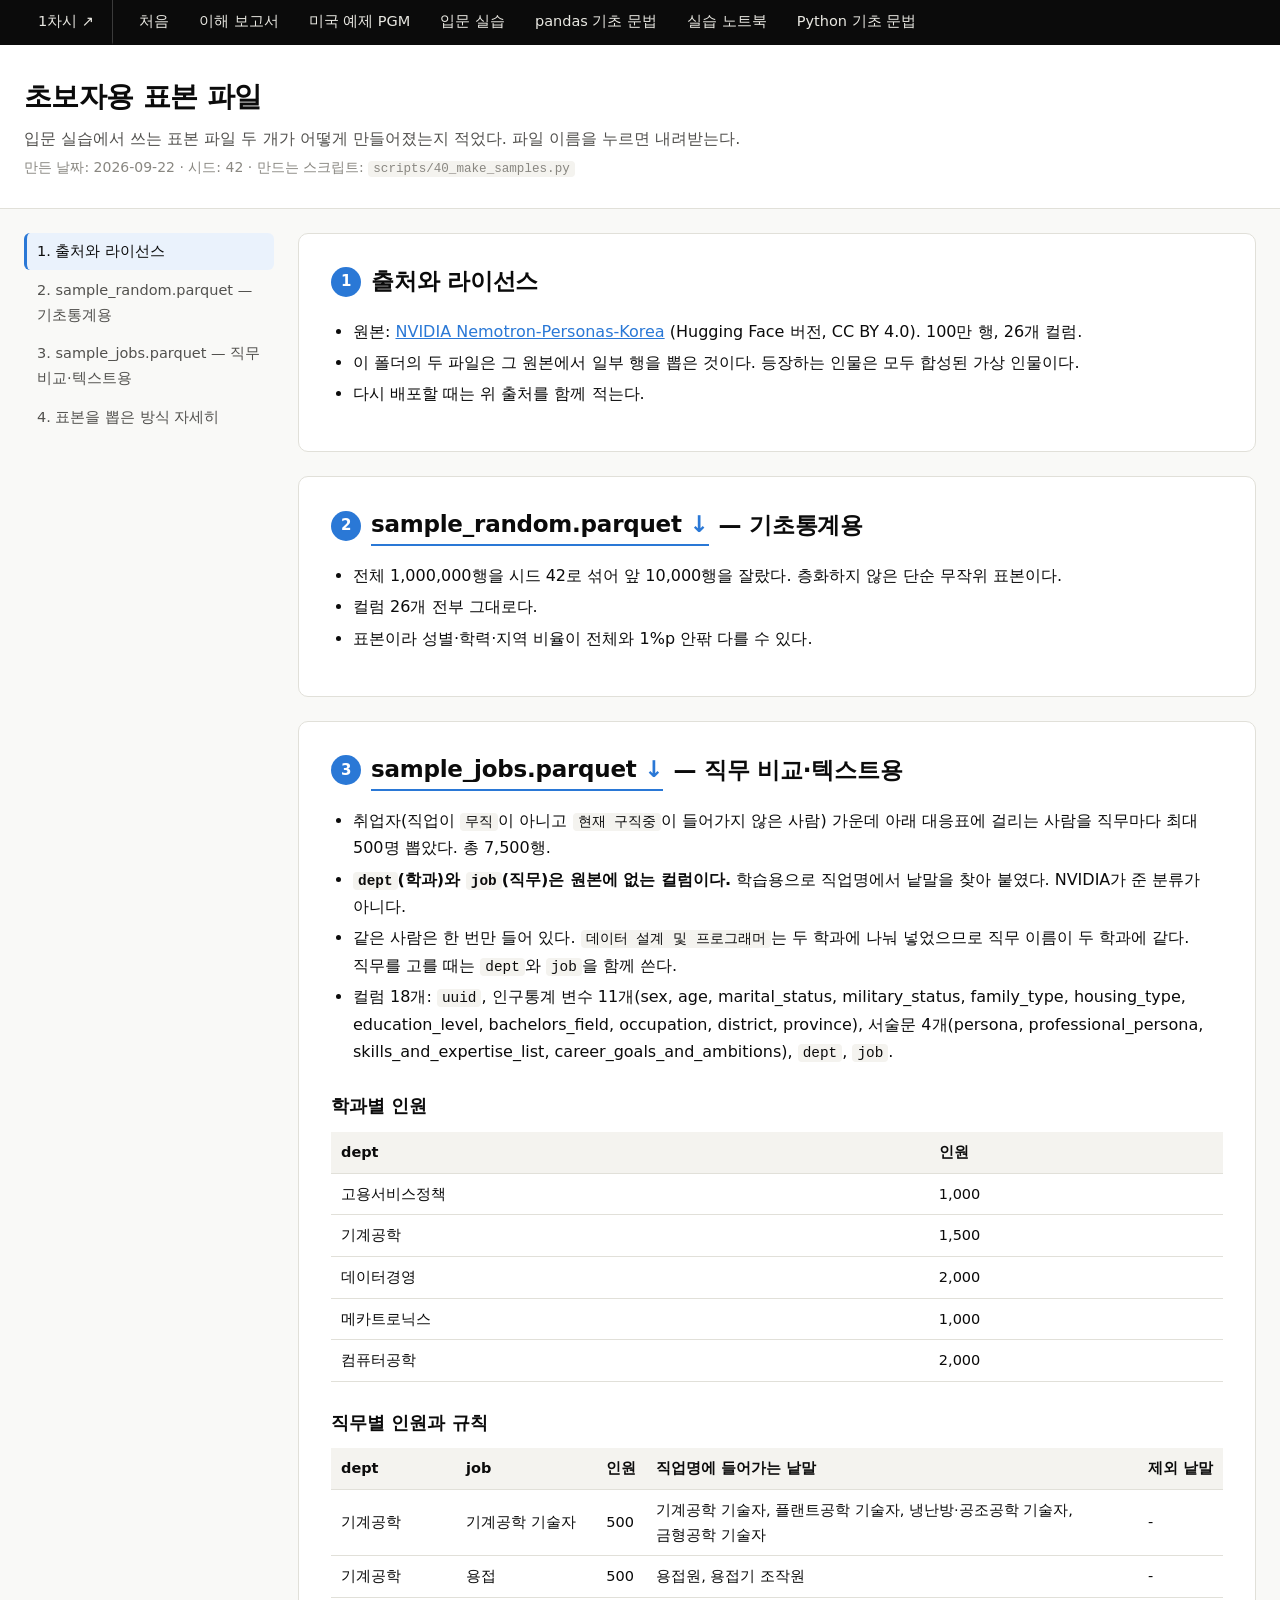
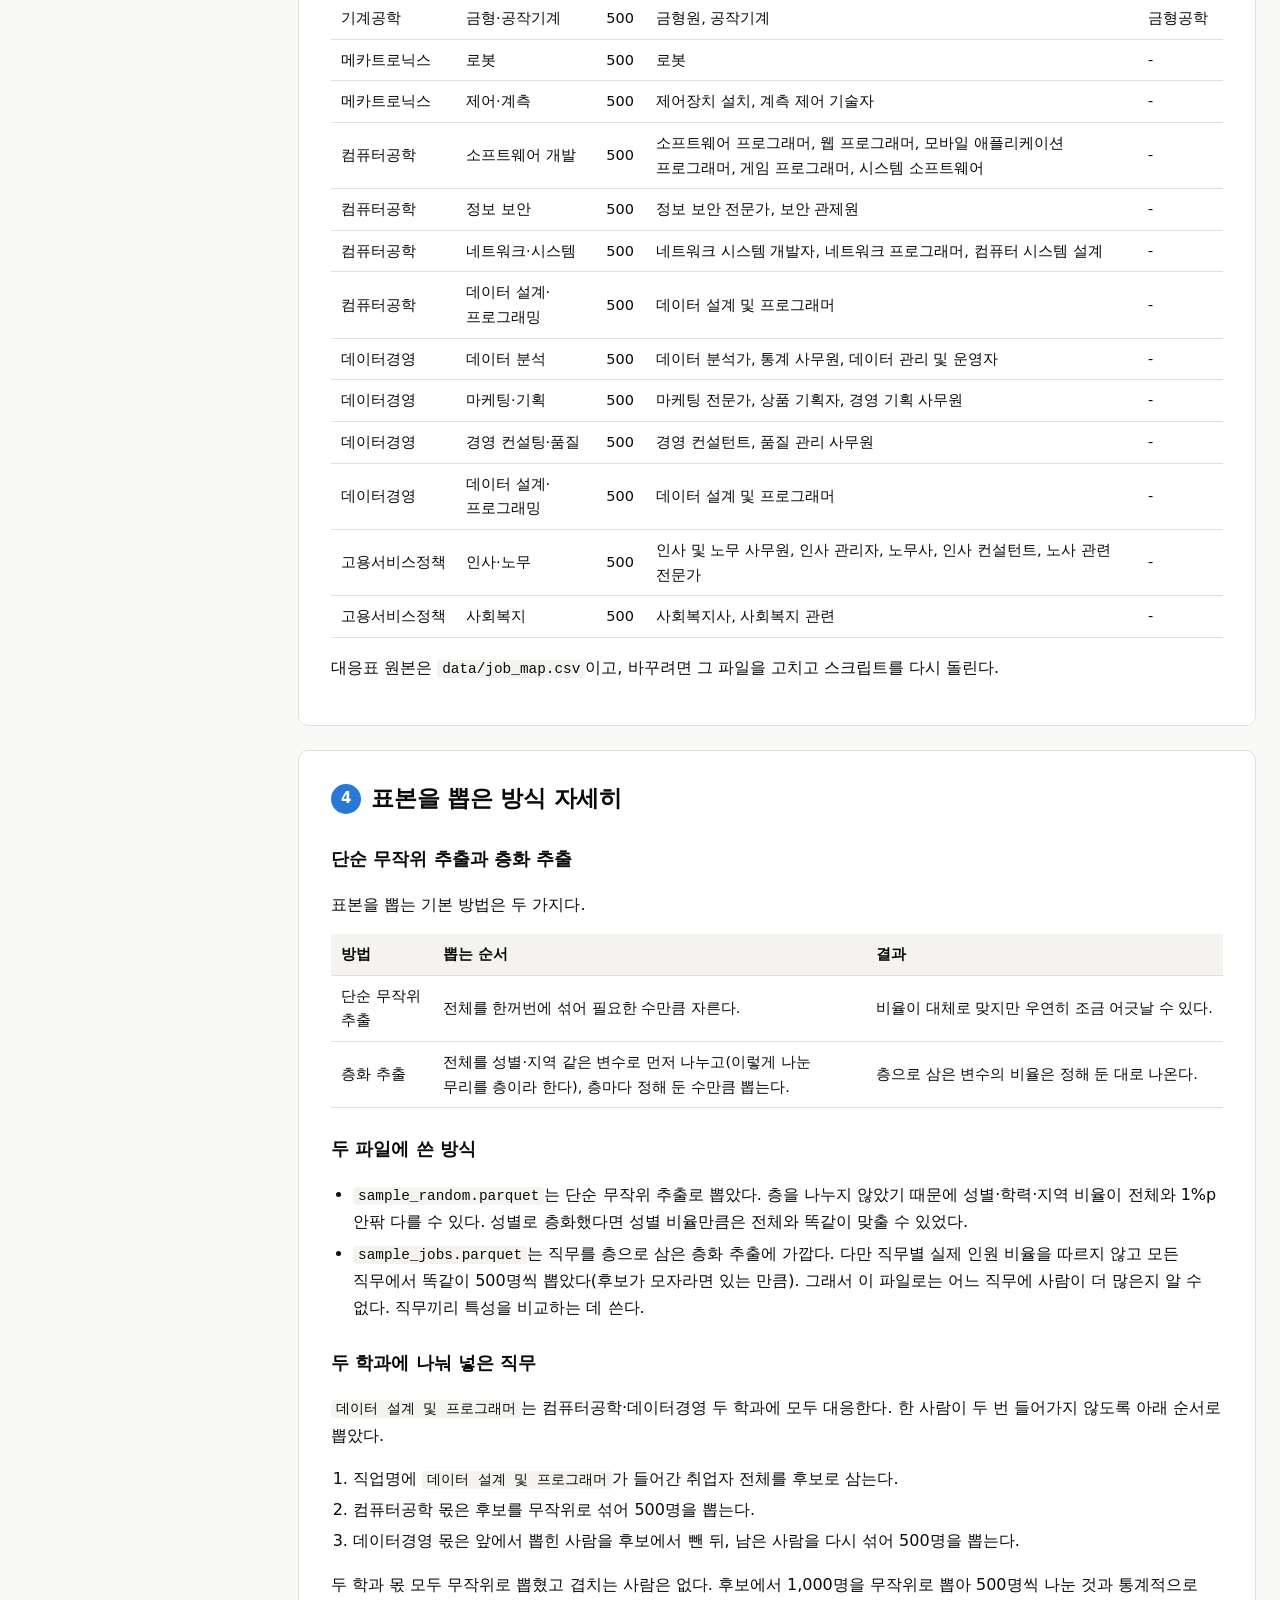
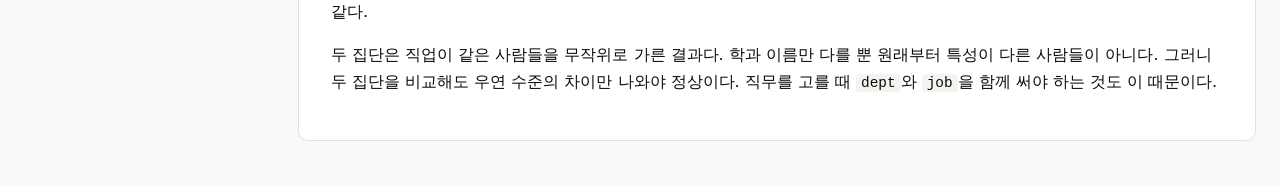
<file: samples.html>
<!doctype html>
<html lang=ko><head><meta charset=utf-8><meta name=viewport content="width=device-width,initial-scale=1">
<title>표본 설명</title><style>
:root{
  --page:#f9f9f7; --surface:#ffffff; --ink:#0b0b0b; --ink-2:#52514e; --muted:#898781; --line:#e1e0d9;
  --accent:#2a78d6; --accent-2:#eb6834; --accent-soft:#eaf2fc; --code-bg:#f4f3ef;
  --max-width:1440px; --nav-width:250px; --gap:24px; --radius:10px;
  --font:"Pretendard","Malgun Gothic","Apple SD Gothic Neo",system-ui,sans-serif;
  --mono:"D2Coding","Consolas","Cascadia Mono",monospace;
}
*{box-sizing:border-box}
html{scroll-behavior:smooth}
body{margin:0;background:var(--page);color:var(--ink);font-family:var(--font);font-size:16px;line-height:1.7;word-break:keep-all}
header.top{background:var(--surface);border-bottom:1px solid var(--line);padding:28px var(--gap)}
header.top .inner{max-width:var(--max-width);margin:0 auto}
header.top h1{margin:0 0 4px;font-size:28px;letter-spacing:-.02em}
header.top p{margin:0;color:var(--ink-2)}
header.top .meta p{color:var(--muted);font-size:14px;margin-top:4px}
.layout{max-width:var(--max-width);margin:0 auto;display:grid;grid-template-columns:var(--nav-width) minmax(0,1fr);gap:var(--gap);padding:var(--gap)}
nav.toc{position:sticky;top:16px;align-self:start;display:flex;flex-direction:column;gap:2px;font-size:14.5px}
nav.toc a{color:var(--ink-2);text-decoration:none;padding:6px 10px;border-radius:6px;border-left:3px solid transparent}
nav.toc a:hover{background:var(--accent-soft);color:var(--ink);border-left-color:var(--accent)}
main{min-width:0}
section{background:var(--surface);border:1px solid var(--line);border-radius:var(--radius);padding:28px 32px;margin-bottom:var(--gap)}
h2{font-size:23px;margin:0 0 16px;letter-spacing:-.01em;display:flex;align-items:center;gap:10px}
h2 .no{background:var(--accent);color:#fff;border-radius:50%;width:30px;height:30px;display:inline-grid;place-items:center;font-size:15px;flex:none}
h3{font-size:18px;margin:26px 0 8px}
section ul,section ol{padding-left:22px} section li{margin:4px 0}
code{font-family:var(--mono);font-size:.9em;background:var(--code-bg);padding:1px 5px;border-radius:4px}
.tablewrap{overflow-x:auto;margin:10px 0}
table{border-collapse:collapse;width:100%;font-size:14.5px}
th,td{padding:8px 10px;border-bottom:1px solid var(--line);vertical-align:middle;text-align:left}
th{background:var(--code-bg);font-weight:600;white-space:nowrap}
tbody tr:hover{background:#fafaf8}
td:nth-child(3){white-space:nowrap}
a{color:var(--accent)}
.dl-link{color:var(--ink);text-decoration:none;border-bottom:2px solid var(--accent)}
.dl-link::after{content:" ↓";color:var(--accent)}
@media (max-width:1000px){.layout{grid-template-columns:1fr}nav.toc{position:static;flex-direction:row;flex-wrap:wrap}}
@media (max-width:900px){section{padding:20px 16px}}
</style></head><body>
<style>.sitenav{--sn-bg:#0b0b0b;--sn-ink:#e9e8e2;--sn-on:#2a78d6;background:var(--sn-bg);padding:0 24px;font-family:'Pretendard','Malgun Gothic',system-ui,sans-serif;font-size:14.5px;line-height:1.4;position:relative;z-index:50}.sitenav .in{max-width:1440px;margin:0 auto;display:flex;flex-wrap:wrap;gap:2px;align-items:center}.sitenav a{color:var(--sn-ink);text-decoration:none;padding:11px 14px;border-bottom:3px solid transparent;display:block}.sitenav a:hover{background:rgba(255,255,255,.08)}.sitenav a.on{border-bottom-color:var(--sn-on);color:#fff;font-weight:600}.sitenav a.ext{margin-right:10px;padding-right:18px;border-right:1px solid rgba(255,255,255,.2)}body.jp-Notebook{padding-top:0!important}body.jp-Notebook>.sitenav{margin:0 calc(-1*var(--jp-notebook-padding,20px));margin-bottom:var(--jp-notebook-padding,20px)}</style><div class="sitenav" role="navigation" aria-label="사이트 메뉴"><div class="in"><a class="ext" href="https://kwonsuhyeon.github.io/-statistics/" target="_blank" rel="noopener">1차시 ↗</a><a href="index.html">처음</a><a href="report.html">이해 보고서</a><a href="us-person-pgm.html">미국 예제 PGM</a><a href="beginner.html">입문 실습</a><a href="pandas-basics.html">pandas 기초 문법</a><a href="quickstart.html">실습 노트북</a><a href="python-basics.html">Python 기초 문법</a></div></div>
<header class=top><div class=inner>
<h1>초보자용 표본 파일</h1>
<p>입문 실습에서 쓰는 표본 파일 두 개가 어떻게 만들어졌는지 적었다. 파일 이름을 누르면 내려받는다.</p>
<div class=meta><p>만든 날짜: 2026-09-22 · 시드: 42 · 만드는 스크립트: <code>scripts/40_make_samples.py</code></p></div>
</div></header>
<div class=layout>
<nav class=toc><a href="#s1">1. 출처와 라이선스</a><a href="#s2">2. sample_random.parquet — 기초통계용</a><a href="#s3">3. sample_jobs.parquet — 직무 비교·텍스트용</a><a href="#s4">4. 표본을 뽑은 방식 자세히</a></nav>
<main>
<section id=s1>
<h2><span class=no>1</span>출처와 라이선스</h2>
<ul>
<li>원본: <a href="https://huggingface.co/datasets/nvidia/Nemotron-Personas-Korea">NVIDIA Nemotron-Personas-Korea</a> (Hugging Face 버전, CC BY 4.0). 100만 행, 26개 컬럼.</li>
<li>이 폴더의 두 파일은 그 원본에서 일부 행을 뽑은 것이다. 등장하는 인물은 모두 합성된 가상 인물이다.</li>
<li>다시 배포할 때는 위 출처를 함께 적는다.</li>
</ul>
</section>
<section id=s2>
<h2><span class=no>2</span><a class=dl-link href="data/sample_random.parquet" download>sample_random.parquet</a> — 기초통계용</h2>
<ul>
<li>전체 1,000,000행을 시드 42로 섞어 앞 10,000행을 잘랐다. 층화하지 않은 단순 무작위 표본이다.</li>
<li>컬럼 26개 전부 그대로다.</li>
<li>표본이라 성별·학력·지역 비율이 전체와 1%p 안팎 다를 수 있다.</li>
</ul>
</section>
<section id=s3>
<h2><span class=no>3</span><a class=dl-link href="data/sample_jobs.parquet" download>sample_jobs.parquet</a> — 직무 비교·텍스트용</h2>
<ul>
<li>취업자(직업이 <code>무직</code>이 아니고 <code>현재 구직중</code>이 들어가지 않은 사람) 가운데 아래 대응표에 걸리는 사람을 직무마다 최대 500명 뽑았다. 총 7,500행.</li>
<li><strong><code>dept</code>(학과)와 <code>job</code>(직무)은 원본에 없는 컬럼이다.</strong> 학습용으로 직업명에서 낱말을 찾아 붙였다. NVIDIA가 준 분류가 아니다.</li>
<li>같은 사람은 한 번만 들어 있다. <code>데이터 설계 및 프로그래머</code>는 두 학과에 나눠 넣었으므로 직무 이름이 두 학과에 같다. 직무를 고를 때는 <code>dept</code>와 <code>job</code>을 함께 쓴다.</li>
<li>컬럼 18개: <code>uuid</code>, 인구통계 변수 11개(sex, age, marital_status, military_status, family_type, housing_type, education_level, bachelors_field, occupation, district, province), 서술문 4개(persona, professional_persona, skills_and_expertise_list, career_goals_and_ambitions), <code>dept</code>, <code>job</code>.</li>
</ul>
<h3>학과별 인원</h3>
<div class=tablewrap><table>
<thead>
<tr>
<th>dept</th>
<th>인원</th>
</tr>
</thead>
<tbody>
<tr>
<td>고용서비스정책</td>
<td>1,000</td>
</tr>
<tr>
<td>기계공학</td>
<td>1,500</td>
</tr>
<tr>
<td>데이터경영</td>
<td>2,000</td>
</tr>
<tr>
<td>메카트로닉스</td>
<td>1,000</td>
</tr>
<tr>
<td>컴퓨터공학</td>
<td>2,000</td>
</tr>
</tbody>
</table></div>
<h3>직무별 인원과 규칙</h3>
<div class=tablewrap><table>
<thead>
<tr>
<th>dept</th>
<th>job</th>
<th>인원</th>
<th>직업명에 들어가는 낱말</th>
<th>제외 낱말</th>
</tr>
</thead>
<tbody>
<tr>
<td>기계공학</td>
<td>기계공학 기술자</td>
<td>500</td>
<td>기계공학 기술자, 플랜트공학 기술자, 냉난방·공조공학 기술자, 금형공학 기술자</td>
<td>-</td>
</tr>
<tr>
<td>기계공학</td>
<td>용접</td>
<td>500</td>
<td>용접원, 용접기 조작원</td>
<td>-</td>
</tr>
<tr>
<td>기계공학</td>
<td>금형·공작기계</td>
<td>500</td>
<td>금형원, 공작기계</td>
<td>금형공학</td>
</tr>
<tr>
<td>메카트로닉스</td>
<td>로봇</td>
<td>500</td>
<td>로봇</td>
<td>-</td>
</tr>
<tr>
<td>메카트로닉스</td>
<td>제어·계측</td>
<td>500</td>
<td>제어장치 설치, 계측 제어 기술자</td>
<td>-</td>
</tr>
<tr>
<td>컴퓨터공학</td>
<td>소프트웨어 개발</td>
<td>500</td>
<td>소프트웨어 프로그래머, 웹 프로그래머, 모바일 애플리케이션 프로그래머, 게임 프로그래머, 시스템 소프트웨어</td>
<td>-</td>
</tr>
<tr>
<td>컴퓨터공학</td>
<td>정보 보안</td>
<td>500</td>
<td>정보 보안 전문가, 보안 관제원</td>
<td>-</td>
</tr>
<tr>
<td>컴퓨터공학</td>
<td>네트워크·시스템</td>
<td>500</td>
<td>네트워크 시스템 개발자, 네트워크 프로그래머, 컴퓨터 시스템 설계</td>
<td>-</td>
</tr>
<tr>
<td>컴퓨터공학</td>
<td>데이터 설계·프로그래밍</td>
<td>500</td>
<td>데이터 설계 및 프로그래머</td>
<td>-</td>
</tr>
<tr>
<td>데이터경영</td>
<td>데이터 분석</td>
<td>500</td>
<td>데이터 분석가, 통계 사무원, 데이터 관리 및 운영자</td>
<td>-</td>
</tr>
<tr>
<td>데이터경영</td>
<td>마케팅·기획</td>
<td>500</td>
<td>마케팅 전문가, 상품 기획자, 경영 기획 사무원</td>
<td>-</td>
</tr>
<tr>
<td>데이터경영</td>
<td>경영 컨설팅·품질</td>
<td>500</td>
<td>경영 컨설턴트, 품질 관리 사무원</td>
<td>-</td>
</tr>
<tr>
<td>데이터경영</td>
<td>데이터 설계·프로그래밍</td>
<td>500</td>
<td>데이터 설계 및 프로그래머</td>
<td>-</td>
</tr>
<tr>
<td>고용서비스정책</td>
<td>인사·노무</td>
<td>500</td>
<td>인사 및 노무 사무원, 인사 관리자, 노무사, 인사 컨설턴트, 노사 관련 전문가</td>
<td>-</td>
</tr>
<tr>
<td>고용서비스정책</td>
<td>사회복지</td>
<td>500</td>
<td>사회복지사, 사회복지 관련</td>
<td>-</td>
</tr>
</tbody>
</table></div>
<p>대응표 원본은 <code>data/job_map.csv</code>이고, 바꾸려면 그 파일을 고치고 스크립트를 다시 돌린다.</p>
</section>
<section id=s4>
<h2><span class=no>4</span>표본을 뽑은 방식 자세히</h2>
<h3>단순 무작위 추출과 층화 추출</h3>
<p>표본을 뽑는 기본 방법은 두 가지다.</p>
<div class=tablewrap><table>
<thead>
<tr>
<th>방법</th>
<th>뽑는 순서</th>
<th>결과</th>
</tr>
</thead>
<tbody>
<tr>
<td>단순 무작위 추출</td>
<td>전체를 한꺼번에 섞어 필요한 수만큼 자른다.</td>
<td>비율이 대체로 맞지만 우연히 조금 어긋날 수 있다.</td>
</tr>
<tr>
<td>층화 추출</td>
<td>전체를 성별·지역 같은 변수로 먼저 나누고(이렇게 나눈 무리를 층이라 한다), 층마다 정해 둔 수만큼 뽑는다.</td>
<td>층으로 삼은 변수의 비율은 정해 둔 대로 나온다.</td>
</tr>
</tbody>
</table></div>
<h3>두 파일에 쓴 방식</h3>
<ul>
<li><code>sample_random.parquet</code>는 단순 무작위 추출로 뽑았다. 층을 나누지 않았기 때문에 성별·학력·지역 비율이 전체와 1%p 안팎 다를 수 있다. 성별로 층화했다면 성별 비율만큼은 전체와 똑같이 맞출 수 있었다.</li>
<li><code>sample_jobs.parquet</code>는 직무를 층으로 삼은 층화 추출에 가깝다. 다만 직무별 실제 인원 비율을 따르지 않고 모든 직무에서 똑같이 500명씩 뽑았다(후보가 모자라면 있는 만큼). 그래서 이 파일로는 어느 직무에 사람이 더 많은지 알 수 없다. 직무끼리 특성을 비교하는 데 쓴다.</li>
</ul>
<h3>두 학과에 나눠 넣은 직무</h3>
<p><code>데이터 설계 및 프로그래머</code>는 컴퓨터공학·데이터경영 두 학과에 모두 대응한다. 한 사람이 두 번 들어가지 않도록 아래 순서로 뽑았다.</p>
<ol>
<li>직업명에 <code>데이터 설계 및 프로그래머</code>가 들어간 취업자 전체를 후보로 삼는다.</li>
<li>컴퓨터공학 몫은 후보를 무작위로 섞어 500명을 뽑는다.</li>
<li>데이터경영 몫은 앞에서 뽑힌 사람을 후보에서 뺀 뒤, 남은 사람을 다시 섞어 500명을 뽑는다.</li>
</ol>
<p>두 학과 몫 모두 무작위로 뽑혔고 겹치는 사람은 없다. 후보에서 1,000명을 무작위로 뽑아 500명씩 나눈 것과 통계적으로 같다.</p>
<p>두 집단은 직업이 같은 사람들을 무작위로 가른 결과다. 학과 이름만 다를 뿐 원래부터 특성이 다른 사람들이 아니다. 그러니 두 집단을 비교해도 우연 수준의 차이만 나와야 정상이다. 직무를 고를 때 <code>dept</code>와 <code>job</code>을 함께 써야 하는 것도 이 때문이다.</p>
</section>
</main>
</div>
<style>nav.toc a.on{background:var(--accent-soft,#eaf2fc);color:var(--ink,#0b0b0b);border-left-color:var(--accent,#2a78d6)}</style><script>(function(){var nav=document.querySelector('nav.toc');if(!nav)return;var links=[].slice.call(nav.querySelectorAll('a[href^="#"]'));var items=links.map(function(a){return{a:a,el:document.getElementById(decodeURIComponent(a.getAttribute('href').slice(1)))};}).filter(function(x){return x.el;});if(!items.length)return;var cur=null;function u(){var line=window.innerHeight*0.25,pick=items[0];items.forEach(function(x){if(x.el.getBoundingClientRect().top<=line)pick=x;});if(pick===cur)return;if(cur)cur.a.classList.remove('on');pick.a.classList.add('on');cur=pick;var t=pick.a.getBoundingClientRect().top-nav.getBoundingClientRect().top+nav.scrollTop,h=nav.clientHeight;if(nav.scrollHeight>h&&(t<nav.scrollTop||t>nav.scrollTop+h-40))nav.scrollTop=t-h/3;}window.addEventListener('scroll',u,{passive:true});window.addEventListener('resize',u);u();})();</script><style>.totop{--tt-bg:#0b0b0b;--tt-ink:#e9e8e2;--tt-on:#2a78d6;position:fixed;right:24px;bottom:24px;z-index:60;width:46px;height:46px;border-radius:50%;border:0;background:var(--tt-bg);color:var(--tt-ink);font-size:20px;line-height:1;cursor:pointer;box-shadow:0 4px 14px rgba(0,0,0,.25);opacity:0;visibility:hidden;transform:translateY(8px);transition:opacity .2s,transform .2s,visibility .2s;font-family:system-ui,sans-serif}.totop.show{opacity:1;visibility:visible;transform:none}.totop:hover{background:var(--tt-on)}@media (max-width:600px){.totop{right:14px;bottom:14px;width:42px;height:42px}}</style><button id="totop" class="totop" type="button" title="맨 위로" aria-label="맨 위로">↑</button><script>(function(){var b=document.getElementById('totop');if(!b)return;var LIM=600;function u(){b.classList.toggle('show',window.scrollY>LIM);}window.addEventListener('scroll',u,{passive:true});u();b.addEventListener('click',function(){window.scrollTo({top:0,behavior:'smooth'});});})();</script></body></html>
</file>
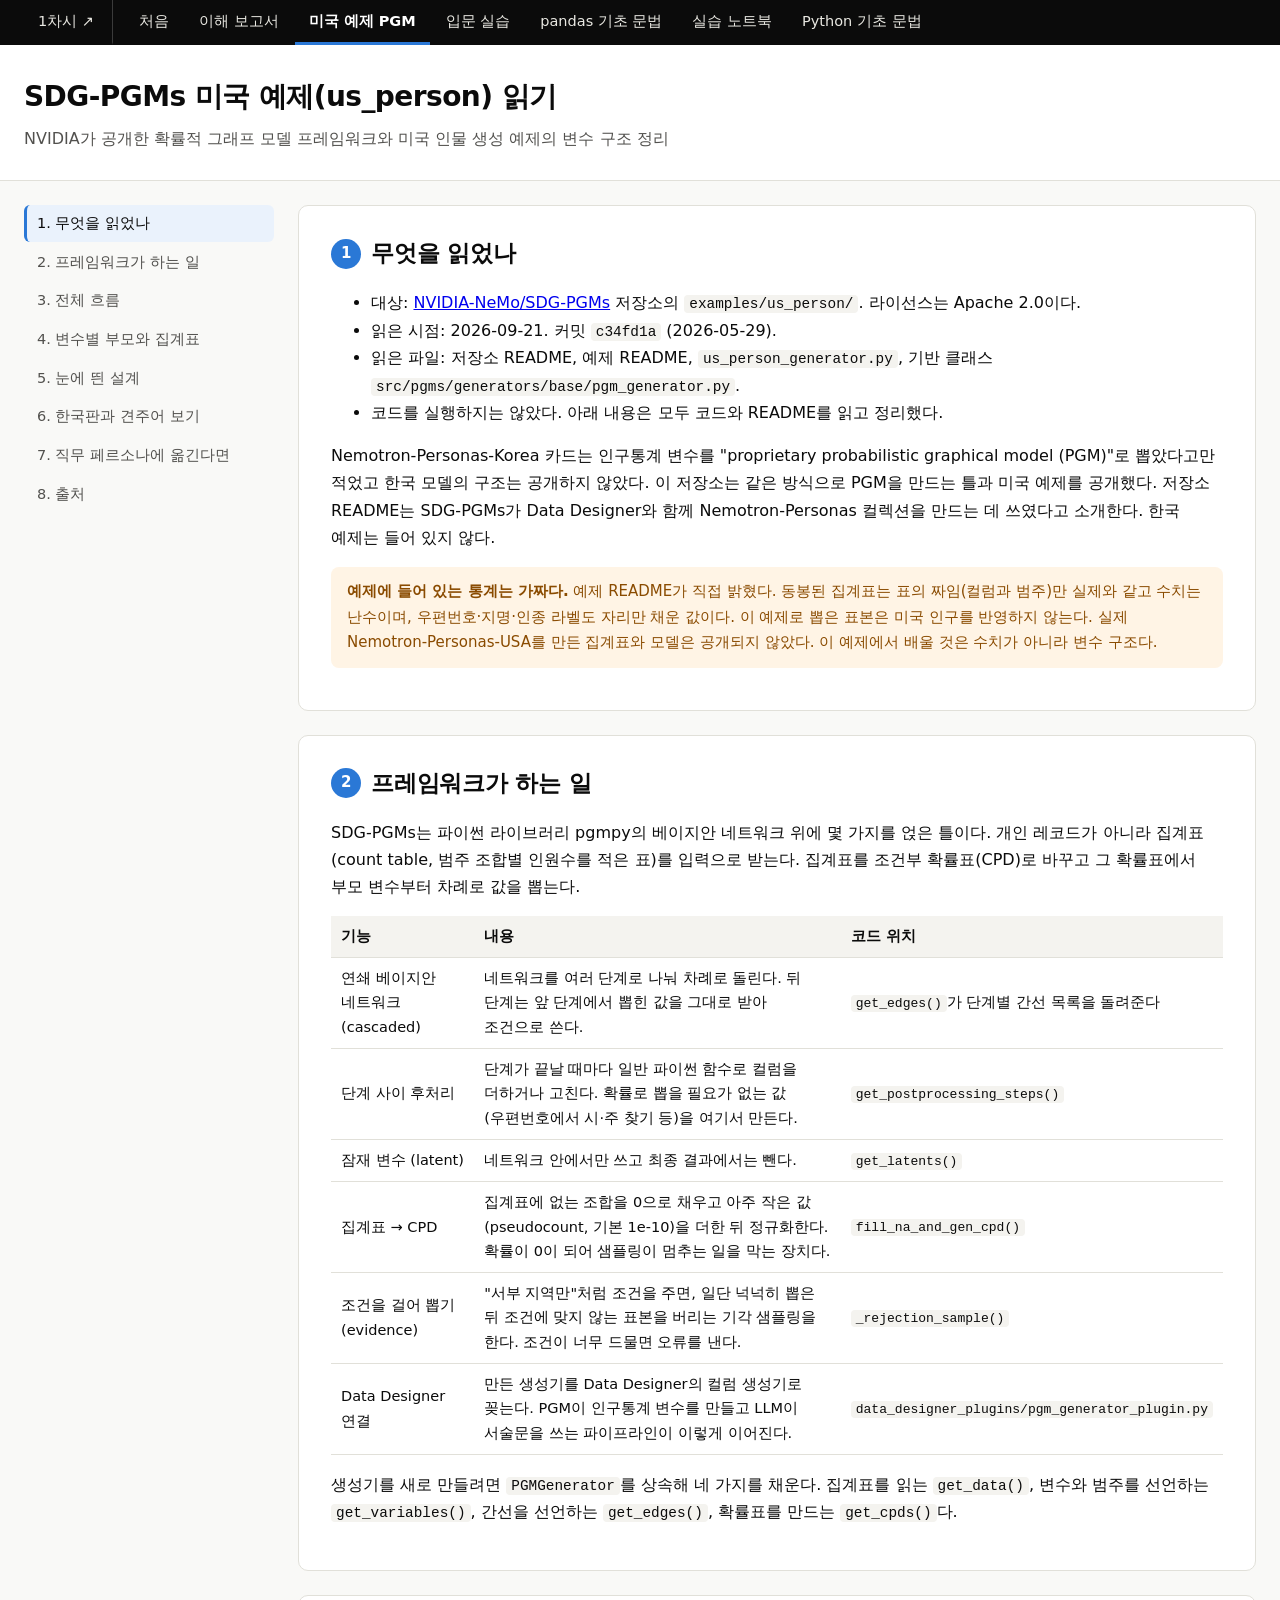
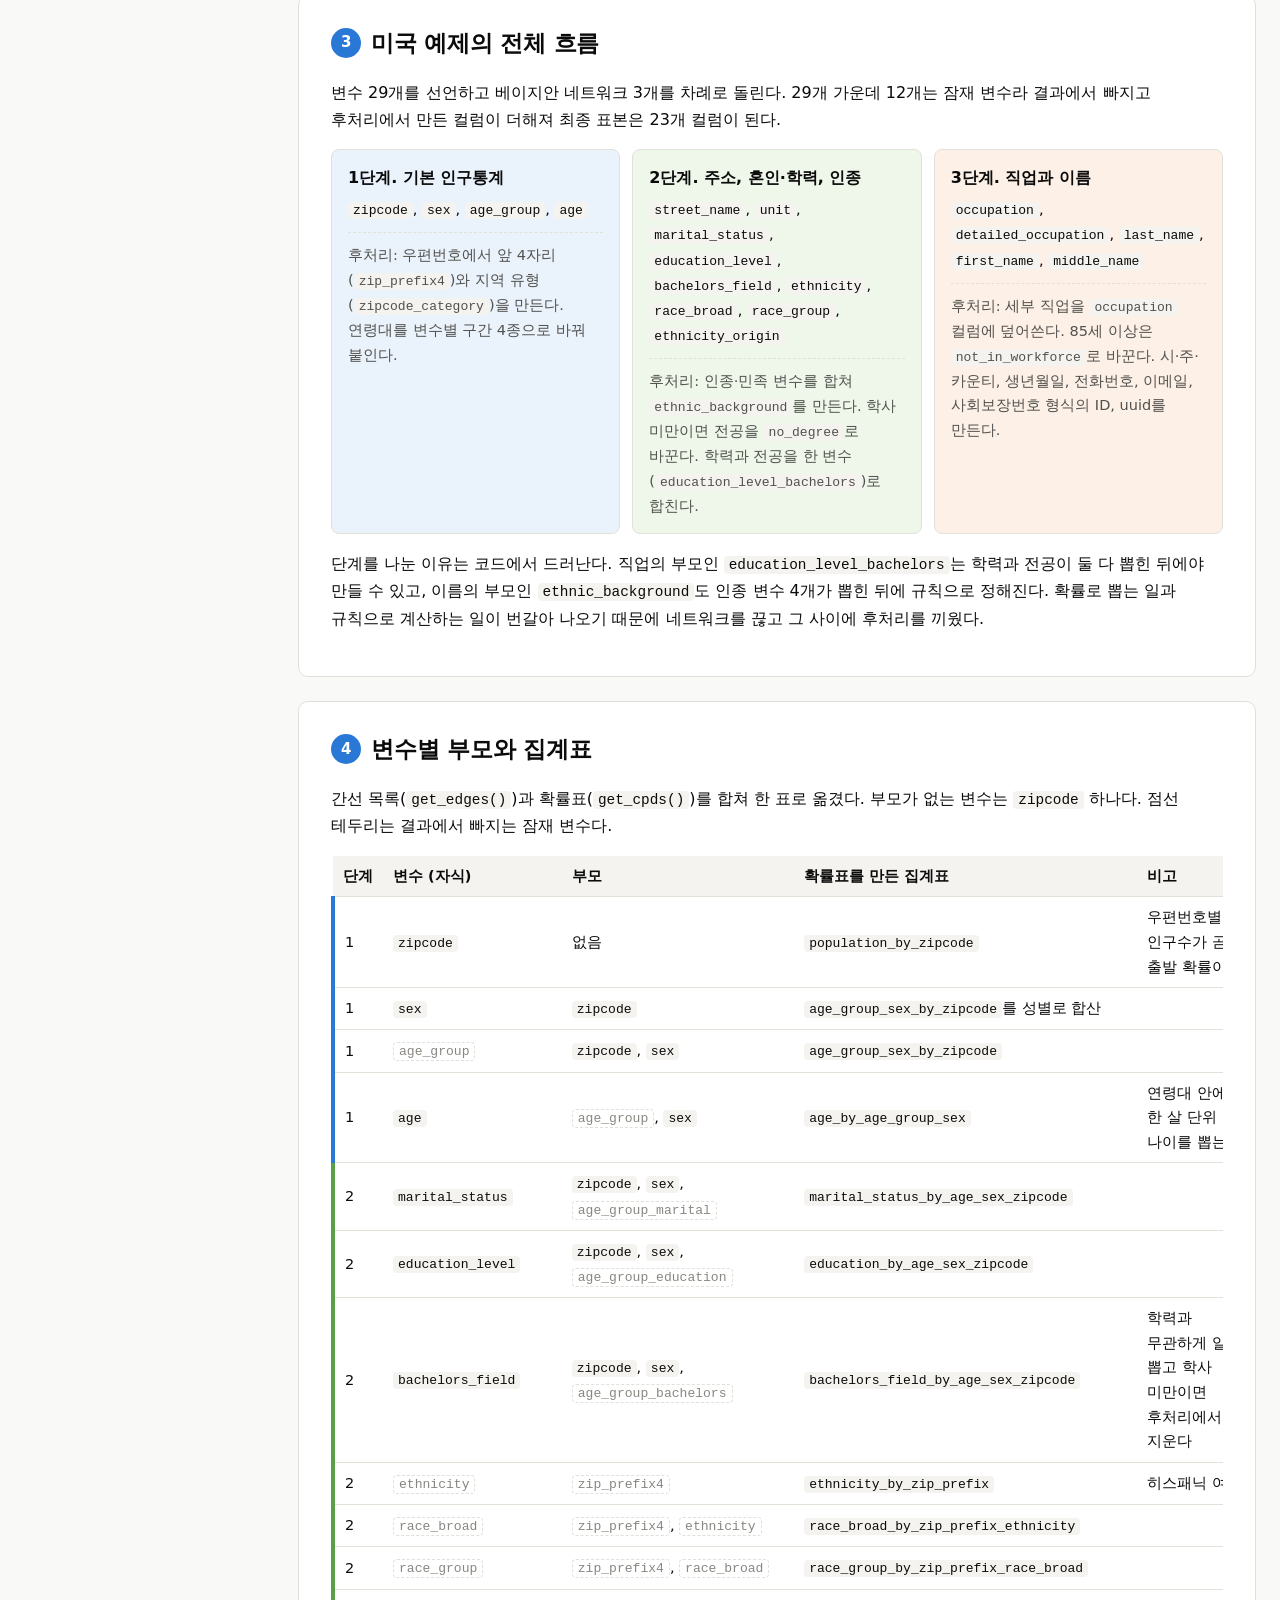
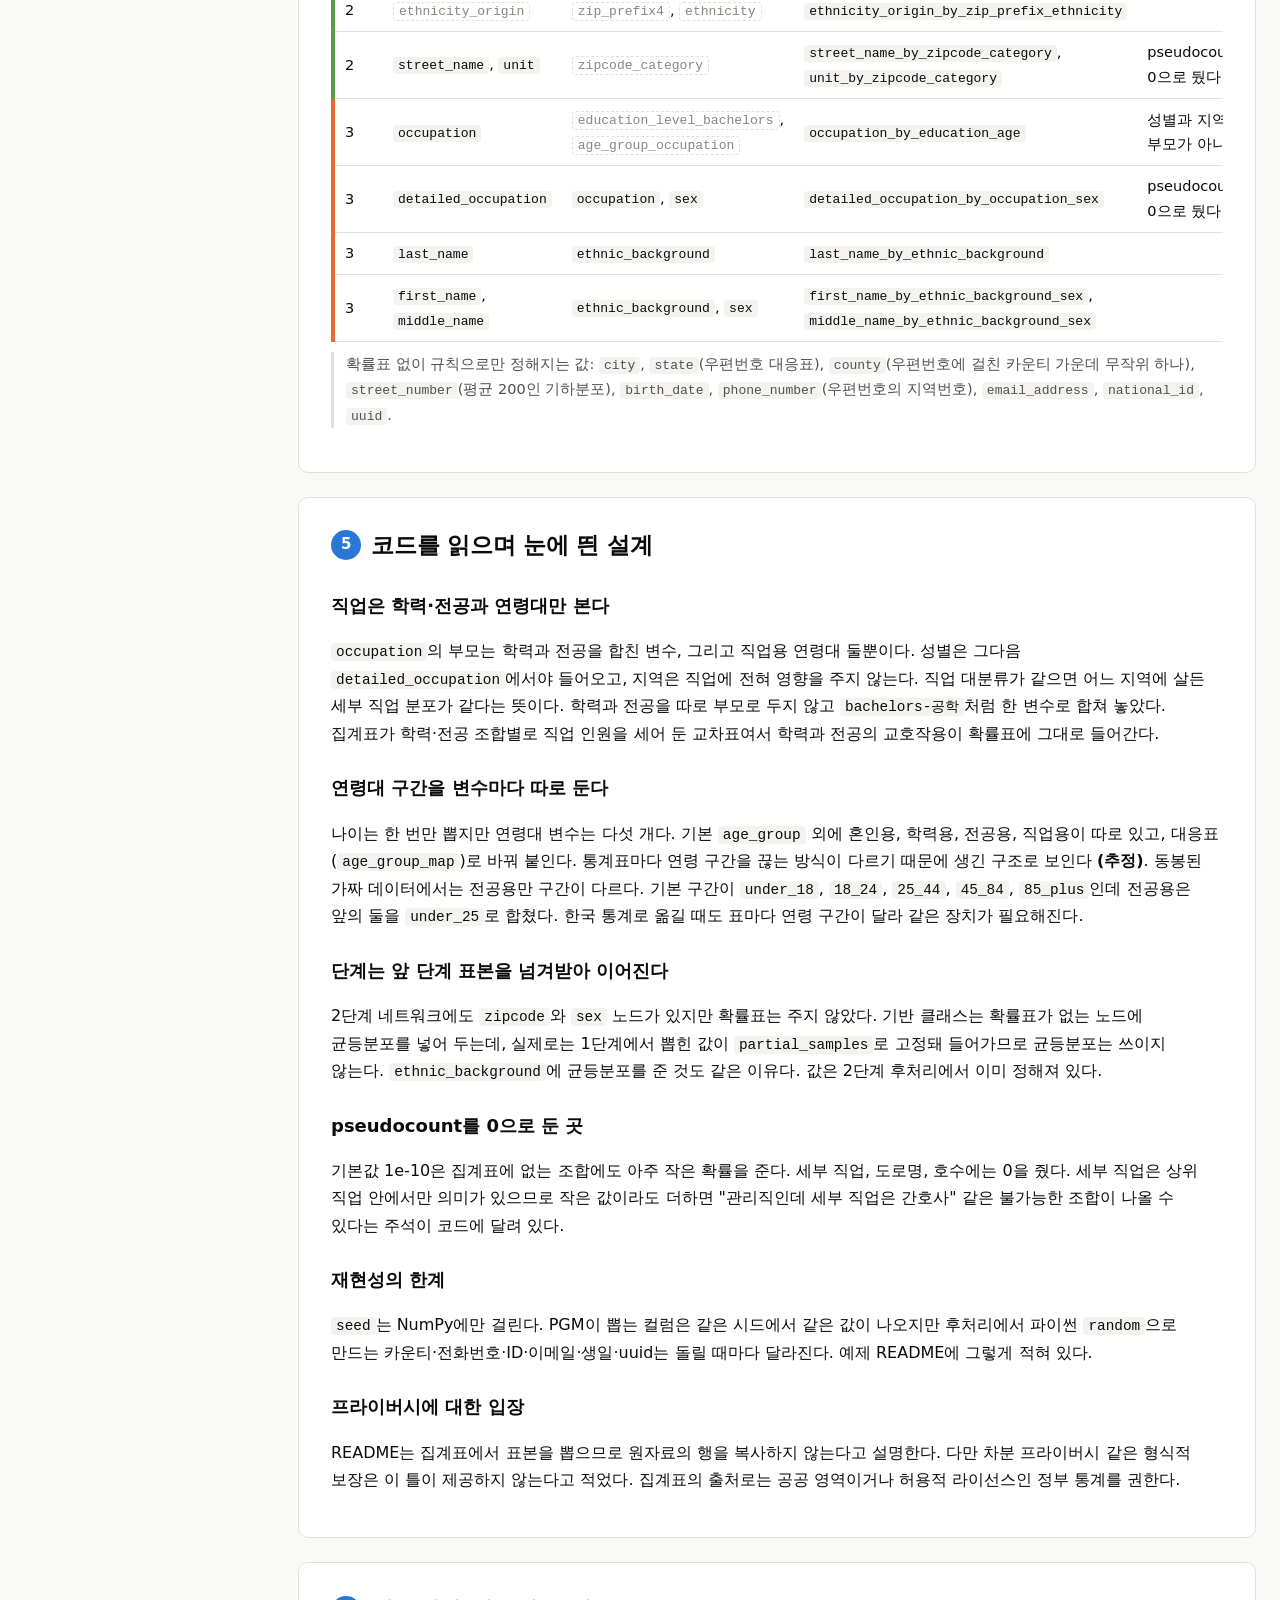
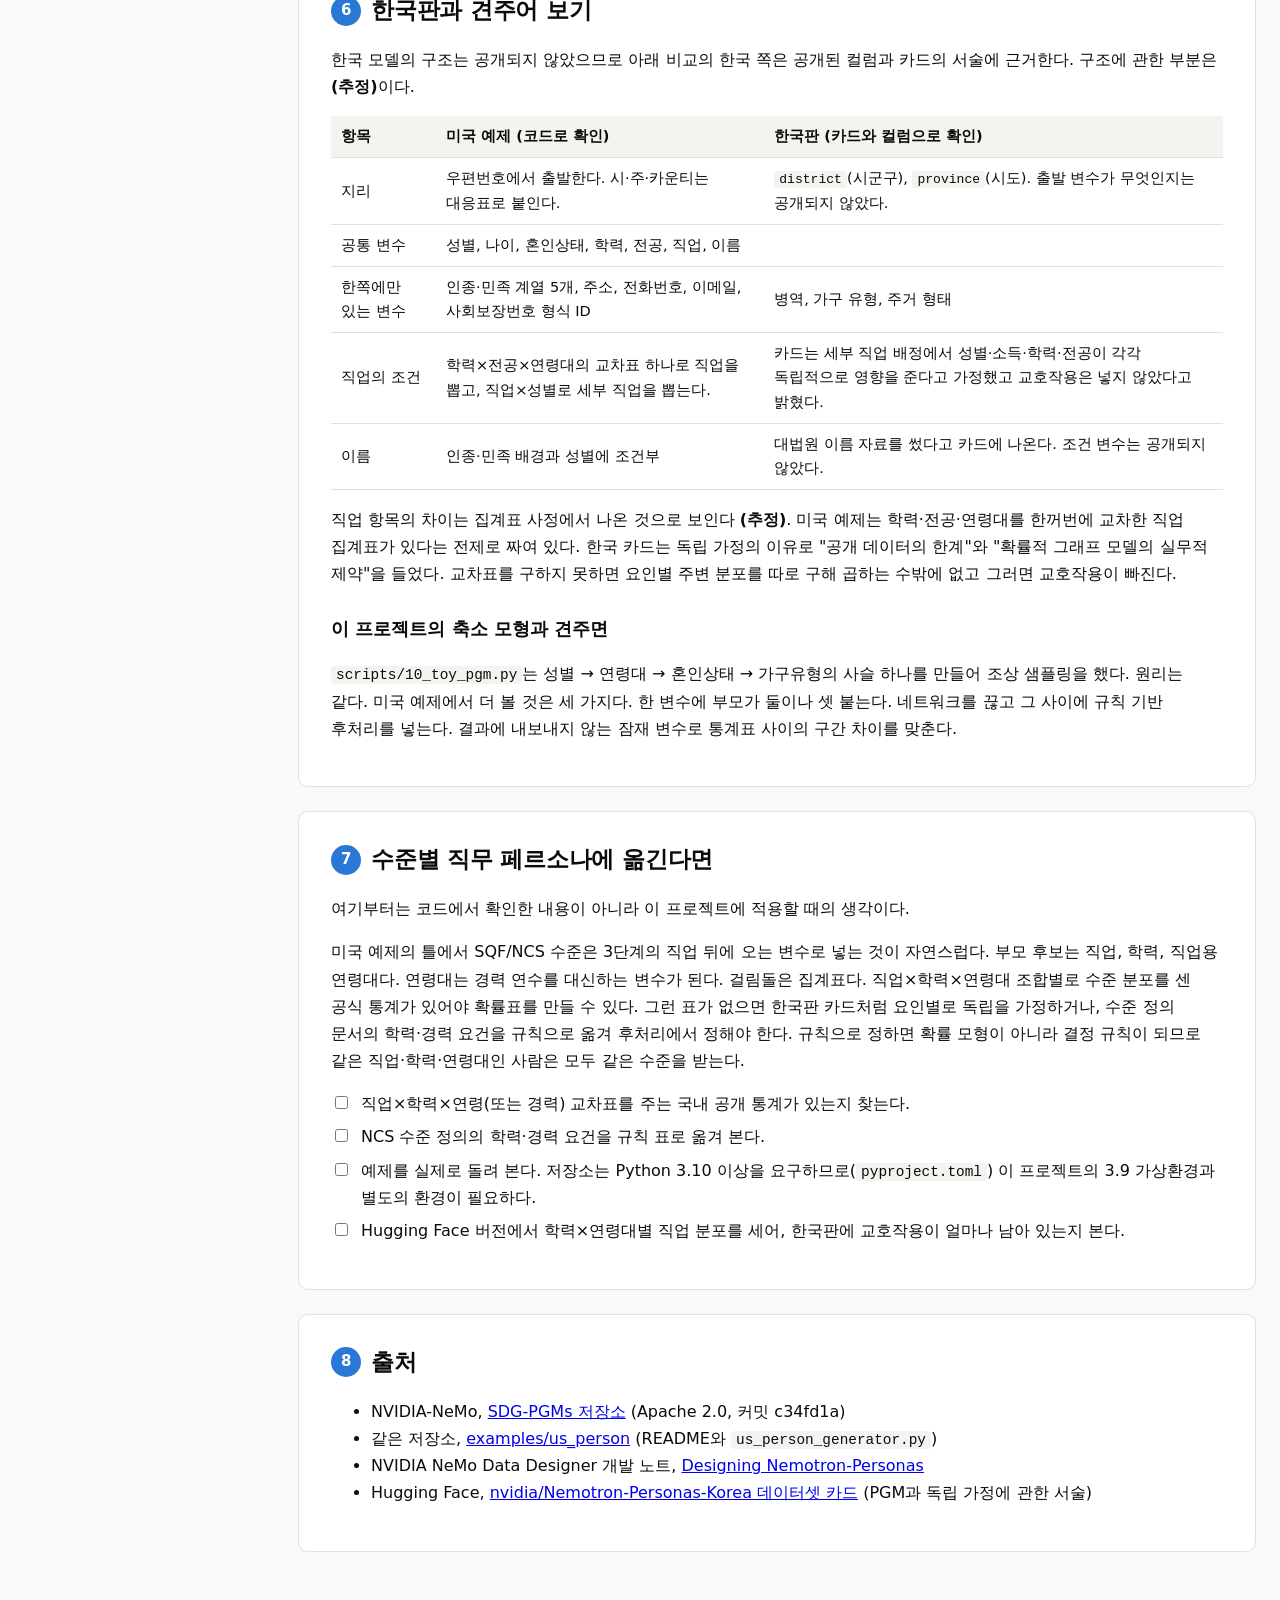
<file: us-person-pgm.html>
<!doctype html>
<html lang=ko><head><meta charset=utf-8><meta name=viewport content="width=device-width,initial-scale=1">
<title>SDG-PGMs 미국 예제(us_person) 읽기</title><style>
:root{
  --page:#f9f9f7; --surface:#ffffff; --ink:#0b0b0b; --ink-2:#52514e; --muted:#898781; --line:#e1e0d9;
  --accent:#2a78d6; --accent-2:#eb6834; --accent-soft:#eaf2fc; --warn-bg:#fff4e5; --warn-ink:#8a4b00;
  --code-bg:#f4f3ef; --stage-1:#eaf2fc; --stage-2:#eef7ea; --stage-3:#fdf0e6; --latent:#898781;
  --max-width:1440px; --nav-width:250px; --gap:24px; --radius:10px;
  --font:"Pretendard","Malgun Gothic","Apple SD Gothic Neo",system-ui,sans-serif;
  --mono:"D2Coding","Consolas","Cascadia Mono",monospace;
}
*{box-sizing:border-box}
body{margin:0;background:var(--page);color:var(--ink);font-family:var(--font);font-size:16px;line-height:1.7;word-break:keep-all}
header.top{background:var(--surface);border-bottom:1px solid var(--line);padding:28px var(--gap)}
header.top .inner,main{max-width:var(--max-width);margin:0 auto}
header.top h1{margin:0 0 4px;font-size:28px;letter-spacing:-.02em}
header.top p{margin:0;color:var(--ink-2)}
main{padding:var(--gap)}
.layout{max-width:var(--max-width);margin:0 auto;display:grid;grid-template-columns:var(--nav-width) minmax(0,1fr);gap:var(--gap);padding:var(--gap)}
.layout main{padding:0;max-width:none;margin:0}
nav.toc{position:sticky;top:16px;align-self:start;display:flex;flex-direction:column;gap:2px;font-size:14.5px}
nav.toc a{color:var(--ink-2);text-decoration:none;padding:6px 10px;border-radius:6px;border-left:3px solid transparent}
nav.toc a:hover{background:var(--accent-soft);color:var(--ink);border-left-color:var(--accent)}
section{background:var(--surface);border:1px solid var(--line);border-radius:var(--radius);padding:28px 32px;margin-bottom:var(--gap)}
h2{font-size:23px;margin:0 0 16px;letter-spacing:-.01em;display:flex;align-items:center;gap:10px}
h2 .no{background:var(--accent);color:#fff;border-radius:50%;width:30px;height:30px;display:inline-grid;place-items:center;font-size:15px;flex:none}
h3{font-size:18px;margin:26px 0 8px}
.meta{color:var(--muted);font-size:14px}
.warn{background:var(--warn-bg);color:var(--warn-ink);padding:12px 16px;border-radius:8px;font-size:15px;margin:14px 0}
.note{color:var(--ink-2);font-size:14.5px;border-left:3px solid var(--line);padding-left:12px;margin:8px 0 16px}
.tablewrap{overflow-x:auto;margin:10px 0}
table{border-collapse:collapse;width:100%;font-size:14.5px}
th,td{padding:8px 10px;border-bottom:1px solid var(--line);vertical-align:middle;text-align:left}
th{background:var(--code-bg);font-weight:600;white-space:nowrap}
tbody tr:hover{background:#fafaf8}
code{font-family:var(--mono);font-size:.9em;background:var(--code-bg);padding:1px 5px;border-radius:4px}
code.latent{color:var(--latent);border:1px dashed var(--line);background:none}
.stages{display:grid;grid-template-columns:repeat(3,minmax(0,1fr));gap:12px;margin:16px 0}
.stage{border:1px solid var(--line);border-radius:8px;padding:14px 16px}
.stage.s1{background:var(--stage-1)}.stage.s2{background:var(--stage-2)}.stage.s3{background:var(--stage-3)}
.stage h4{margin:0 0 6px;font-size:16px}
.stage p{margin:6px 0 0;font-size:14.5px}
.stage .post{margin-top:10px;padding-top:10px;border-top:1px dashed var(--line);color:var(--ink-2)}
tr.s1 td:first-child{border-left:4px solid var(--accent)}
tr.s2 td:first-child{border-left:4px solid #5a9e45}
tr.s3 td:first-child{border-left:4px solid var(--accent-2)}
ul.todo{list-style:none;padding-left:0}
ul.todo li{margin:6px 0}
ul.todo label{display:flex;gap:10px;align-items:flex-start;cursor:pointer}
ul.todo input{margin-top:6px;flex:none}
ul.todo input:checked + span{color:var(--muted);text-decoration:line-through}
@media (max-width:1000px){.layout{grid-template-columns:1fr}nav.toc{position:static;flex-direction:row;flex-wrap:wrap}}
@media (max-width:900px){.stages{grid-template-columns:1fr}section{padding:20px 16px}}
</style></head><body><style>.sitenav{--sn-bg:#0b0b0b;--sn-ink:#e9e8e2;--sn-on:#2a78d6;background:var(--sn-bg);padding:0 24px;font-family:'Pretendard','Malgun Gothic',system-ui,sans-serif;font-size:14.5px;line-height:1.4;position:relative;z-index:50}.sitenav .in{max-width:1440px;margin:0 auto;display:flex;flex-wrap:wrap;gap:2px;align-items:center}.sitenav a{color:var(--sn-ink);text-decoration:none;padding:11px 14px;border-bottom:3px solid transparent;display:block}.sitenav a:hover{background:rgba(255,255,255,.08)}.sitenav a.on{border-bottom-color:var(--sn-on);color:#fff;font-weight:600}.sitenav a.ext{margin-right:10px;padding-right:18px;border-right:1px solid rgba(255,255,255,.2)}body.jp-Notebook{padding-top:0!important}body.jp-Notebook>.sitenav{margin:0 calc(-1*var(--jp-notebook-padding,20px));margin-bottom:var(--jp-notebook-padding,20px)}</style><div class="sitenav" role="navigation" aria-label="사이트 메뉴"><div class="in"><a class="ext" href="https://kwonsuhyeon.github.io/-statistics/" target="_blank" rel="noopener">1차시 ↗</a><a href="index.html">처음</a><a href="report.html">이해 보고서</a><a href="us-person-pgm.html" class=on>미국 예제 PGM</a><a href="beginner.html">입문 실습</a><a href="pandas-basics.html">pandas 기초 문법</a><a href="quickstart.html">실습 노트북</a><a href="python-basics.html">Python 기초 문법</a></div></div>
<header class=top><div class=inner>
<h1>SDG-PGMs 미국 예제(us_person) 읽기</h1>
<p>NVIDIA가 공개한 확률적 그래프 모델 프레임워크와 미국 인물 생성 예제의 변수 구조 정리</p>
</div></header>

<div class=layout>
<nav class=toc>
<a href="#read">1. 무엇을 읽었나</a>
<a href="#framework">2. 프레임워크가 하는 일</a>
<a href="#flow">3. 전체 흐름</a>
<a href="#variables">4. 변수별 부모와 집계표</a>
<a href="#design">5. 눈에 띈 설계</a>
<a href="#korea">6. 한국판과 견주어 보기</a>
<a href="#job-level">7. 직무 페르소나에 옮긴다면</a>
<a href="#sources">8. 출처</a>
</nav>

<main>

<section id=read>
<h2><span class=no>1</span>무엇을 읽었나</h2>
<ul>
<li>대상: <a href="https://github.com/NVIDIA-NeMo/SDG-PGMs">NVIDIA-NeMo/SDG-PGMs</a> 저장소의 <code>examples/us_person/</code>. 라이선스는 Apache 2.0이다.</li>
<li>읽은 시점: 2026-09-21. 커밋 <code>c34fd1a</code> (2026-05-29).</li>
<li>읽은 파일: 저장소 README, 예제 README, <code>us_person_generator.py</code>, 기반 클래스 <code>src/pgms/generators/base/pgm_generator.py</code>.</li>
<li>코드를 실행하지는 않았다. 아래 내용은 모두 코드와 README를 읽고 정리했다.</li>
</ul>
<p>Nemotron-Personas-Korea 카드는 인구통계 변수를 "proprietary probabilistic graphical model (PGM)"로 뽑았다고만 적었고 한국 모델의 구조는 공개하지 않았다. 이 저장소는 같은 방식으로 PGM을 만드는 틀과 미국 예제를 공개했다. 저장소 README는 SDG-PGMs가 Data Designer와 함께 Nemotron-Personas 컬렉션을 만드는 데 쓰였다고 소개한다. 한국 예제는 들어 있지 않다.</p>
<div class=warn><strong>예제에 들어 있는 통계는 가짜다.</strong> 예제 README가 직접 밝혔다. 동봉된 집계표는 표의 짜임(컬럼과 범주)만 실제와 같고 수치는 난수이며, 우편번호·지명·인종 라벨도 자리만 채운 값이다. 이 예제로 뽑은 표본은 미국 인구를 반영하지 않는다. 실제 Nemotron-Personas-USA를 만든 집계표와 모델은 공개되지 않았다. 이 예제에서 배울 것은 수치가 아니라 변수 구조다.</div>
</section>

<section id=framework>
<h2><span class=no>2</span>프레임워크가 하는 일</h2>
<p>SDG-PGMs는 파이썬 라이브러리 pgmpy의 베이지안 네트워크 위에 몇 가지를 얹은 틀이다. 개인 레코드가 아니라 집계표(count table, 범주 조합별 인원수를 적은 표)를 입력으로 받는다. 집계표를 조건부 확률표(CPD)로 바꾸고 그 확률표에서 부모 변수부터 차례로 값을 뽑는다.</p>
<div class=tablewrap><table>
<thead><tr><th>기능</th><th>내용</th><th>코드 위치</th></tr></thead>
<tbody>
<tr><td>연쇄 베이지안 네트워크 (cascaded)</td><td>네트워크를 여러 단계로 나눠 차례로 돌린다. 뒤 단계는 앞 단계에서 뽑힌 값을 그대로 받아 조건으로 쓴다.</td><td><code>get_edges()</code>가 단계별 간선 목록을 돌려준다</td></tr>
<tr><td>단계 사이 후처리</td><td>단계가 끝날 때마다 일반 파이썬 함수로 컬럼을 더하거나 고친다. 확률로 뽑을 필요가 없는 값(우편번호에서 시·주 찾기 등)을 여기서 만든다.</td><td><code>get_postprocessing_steps()</code></td></tr>
<tr><td>잠재 변수 (latent)</td><td>네트워크 안에서만 쓰고 최종 결과에서는 뺀다.</td><td><code>get_latents()</code></td></tr>
<tr><td>집계표 → CPD</td><td>집계표에 없는 조합을 0으로 채우고 아주 작은 값(pseudocount, 기본 1e-10)을 더한 뒤 정규화한다. 확률이 0이 되어 샘플링이 멈추는 일을 막는 장치다.</td><td><code>fill_na_and_gen_cpd()</code></td></tr>
<tr><td>조건을 걸어 뽑기 (evidence)</td><td>"서부 지역만"처럼 조건을 주면, 일단 넉넉히 뽑은 뒤 조건에 맞지 않는 표본을 버리는 기각 샘플링을 한다. 조건이 너무 드물면 오류를 낸다.</td><td><code>_rejection_sample()</code></td></tr>
<tr><td>Data Designer 연결</td><td>만든 생성기를 Data Designer의 컬럼 생성기로 꽂는다. PGM이 인구통계 변수를 만들고 LLM이 서술문을 쓰는 파이프라인이 이렇게 이어진다.</td><td><code>data_designer_plugins/pgm_generator_plugin.py</code></td></tr>
</tbody></table></div>
<p>생성기를 새로 만들려면 <code>PGMGenerator</code>를 상속해 네 가지를 채운다. 집계표를 읽는 <code>get_data()</code>, 변수와 범주를 선언하는 <code>get_variables()</code>, 간선을 선언하는 <code>get_edges()</code>, 확률표를 만드는 <code>get_cpds()</code>다.</p>
</section>

<section id=flow>
<h2><span class=no>3</span>미국 예제의 전체 흐름</h2>
<p>변수 29개를 선언하고 베이지안 네트워크 3개를 차례로 돌린다. 29개 가운데 12개는 잠재 변수라 결과에서 빠지고 후처리에서 만든 컬럼이 더해져 최종 표본은 23개 컬럼이 된다.</p>
<div class=stages>
<div class="stage s1"><h4>1단계. 기본 인구통계</h4>
<p><code>zipcode</code>, <code>sex</code>, <code>age_group</code>, <code>age</code></p>
<p class=post>후처리: 우편번호에서 앞 4자리(<code>zip_prefix4</code>)와 지역 유형(<code>zipcode_category</code>)을 만든다. 연령대를 변수별 구간 4종으로 바꿔 붙인다.</p></div>
<div class="stage s2"><h4>2단계. 주소, 혼인·학력, 인종</h4>
<p><code>street_name</code>, <code>unit</code>, <code>marital_status</code>, <code>education_level</code>, <code>bachelors_field</code>, <code>ethnicity</code>, <code>race_broad</code>, <code>race_group</code>, <code>ethnicity_origin</code></p>
<p class=post>후처리: 인종·민족 변수를 합쳐 <code>ethnic_background</code>를 만든다. 학사 미만이면 전공을 <code>no_degree</code>로 바꾼다. 학력과 전공을 한 변수(<code>education_level_bachelors</code>)로 합친다.</p></div>
<div class="stage s3"><h4>3단계. 직업과 이름</h4>
<p><code>occupation</code>, <code>detailed_occupation</code>, <code>last_name</code>, <code>first_name</code>, <code>middle_name</code></p>
<p class=post>후처리: 세부 직업을 <code>occupation</code> 컬럼에 덮어쓴다. 85세 이상은 <code>not_in_workforce</code>로 바꾼다. 시·주·카운티, 생년월일, 전화번호, 이메일, 사회보장번호 형식의 ID, uuid를 만든다.</p></div>
</div>
<p>단계를 나눈 이유는 코드에서 드러난다. 직업의 부모인 <code>education_level_bachelors</code>는 학력과 전공이 둘 다 뽑힌 뒤에야 만들 수 있고, 이름의 부모인 <code>ethnic_background</code>도 인종 변수 4개가 뽑힌 뒤에 규칙으로 정해진다. 확률로 뽑는 일과 규칙으로 계산하는 일이 번갈아 나오기 때문에 네트워크를 끊고 그 사이에 후처리를 끼웠다.</p>
</section>

<section id=variables>
<h2><span class=no>4</span>변수별 부모와 집계표</h2>
<p>간선 목록(<code>get_edges()</code>)과 확률표(<code>get_cpds()</code>)를 합쳐 한 표로 옮겼다. 부모가 없는 변수는 <code>zipcode</code> 하나다. 점선 테두리는 결과에서 빠지는 잠재 변수다.</p>
<div class=tablewrap><table>
<thead><tr><th>단계</th><th>변수 (자식)</th><th>부모</th><th>확률표를 만든 집계표</th><th>비고</th></tr></thead>
<tbody>
<tr class=s1><td>1</td><td><code>zipcode</code></td><td>없음</td><td><code>population_by_zipcode</code></td><td>우편번호별 인구수가 곧 출발 확률이다</td></tr>
<tr class=s1><td>1</td><td><code>sex</code></td><td><code>zipcode</code></td><td><code>age_group_sex_by_zipcode</code>를 성별로 합산</td><td></td></tr>
<tr class=s1><td>1</td><td><code class=latent>age_group</code></td><td><code>zipcode</code>, <code>sex</code></td><td><code>age_group_sex_by_zipcode</code></td><td></td></tr>
<tr class=s1><td>1</td><td><code>age</code></td><td><code class=latent>age_group</code>, <code>sex</code></td><td><code>age_by_age_group_sex</code></td><td>연령대 안에서 한 살 단위 나이를 뽑는다</td></tr>
<tr class=s2><td>2</td><td><code>marital_status</code></td><td><code>zipcode</code>, <code>sex</code>, <code class=latent>age_group_marital</code></td><td><code>marital_status_by_age_sex_zipcode</code></td><td></td></tr>
<tr class=s2><td>2</td><td><code>education_level</code></td><td><code>zipcode</code>, <code>sex</code>, <code class=latent>age_group_education</code></td><td><code>education_by_age_sex_zipcode</code></td><td></td></tr>
<tr class=s2><td>2</td><td><code>bachelors_field</code></td><td><code>zipcode</code>, <code>sex</code>, <code class=latent>age_group_bachelors</code></td><td><code>bachelors_field_by_age_sex_zipcode</code></td><td>학력과 무관하게 일단 뽑고 학사 미만이면 후처리에서 지운다</td></tr>
<tr class=s2><td>2</td><td><code class=latent>ethnicity</code></td><td><code class=latent>zip_prefix4</code></td><td><code>ethnicity_by_zip_prefix</code></td><td>히스패닉 여부</td></tr>
<tr class=s2><td>2</td><td><code class=latent>race_broad</code></td><td><code class=latent>zip_prefix4</code>, <code class=latent>ethnicity</code></td><td><code>race_broad_by_zip_prefix_ethnicity</code></td><td></td></tr>
<tr class=s2><td>2</td><td><code class=latent>race_group</code></td><td><code class=latent>zip_prefix4</code>, <code class=latent>race_broad</code></td><td><code>race_group_by_zip_prefix_race_broad</code></td><td></td></tr>
<tr class=s2><td>2</td><td><code class=latent>ethnicity_origin</code></td><td><code class=latent>zip_prefix4</code>, <code class=latent>ethnicity</code></td><td><code>ethnicity_origin_by_zip_prefix_ethnicity</code></td><td></td></tr>
<tr class=s2><td>2</td><td><code>street_name</code>, <code>unit</code></td><td><code class=latent>zipcode_category</code></td><td><code>street_name_by_zipcode_category</code>, <code>unit_by_zipcode_category</code></td><td>pseudocount를 0으로 뒀다</td></tr>
<tr class=s3><td>3</td><td><code>occupation</code></td><td><code class=latent>education_level_bachelors</code>, <code class=latent>age_group_occupation</code></td><td><code>occupation_by_education_age</code></td><td>성별과 지역은 부모가 아니다</td></tr>
<tr class=s3><td>3</td><td><code>detailed_occupation</code></td><td><code>occupation</code>, <code>sex</code></td><td><code>detailed_occupation_by_occupation_sex</code></td><td>pseudocount를 0으로 뒀다</td></tr>
<tr class=s3><td>3</td><td><code>last_name</code></td><td><code>ethnic_background</code></td><td><code>last_name_by_ethnic_background</code></td><td></td></tr>
<tr class=s3><td>3</td><td><code>first_name</code>, <code>middle_name</code></td><td><code>ethnic_background</code>, <code>sex</code></td><td><code>first_name_by_ethnic_background_sex</code>, <code>middle_name_by_ethnic_background_sex</code></td><td></td></tr>
</tbody></table></div>
<div class=note>확률표 없이 규칙으로만 정해지는 값: <code>city</code>, <code>state</code>(우편번호 대응표), <code>county</code>(우편번호에 걸친 카운티 가운데 무작위 하나), <code>street_number</code>(평균 200인 기하분포), <code>birth_date</code>, <code>phone_number</code>(우편번호의 지역번호), <code>email_address</code>, <code>national_id</code>, <code>uuid</code>.</div>
</section>

<section id=design>
<h2><span class=no>5</span>코드를 읽으며 눈에 띈 설계</h2>
<h3>직업은 학력·전공과 연령대만 본다</h3>
<p><code>occupation</code>의 부모는 학력과 전공을 합친 변수, 그리고 직업용 연령대 둘뿐이다. 성별은 그다음 <code>detailed_occupation</code>에서야 들어오고, 지역은 직업에 전혀 영향을 주지 않는다. 직업 대분류가 같으면 어느 지역에 살든 세부 직업 분포가 같다는 뜻이다. 학력과 전공을 따로 부모로 두지 않고 <code>bachelors-공학</code>처럼 한 변수로 합쳐 놓았다. 집계표가 학력·전공 조합별로 직업 인원을 세어 둔 교차표여서 학력과 전공의 교호작용이 확률표에 그대로 들어간다.</p>
<h3>연령대 구간을 변수마다 따로 둔다</h3>
<p>나이는 한 번만 뽑지만 연령대 변수는 다섯 개다. 기본 <code>age_group</code> 외에 혼인용, 학력용, 전공용, 직업용이 따로 있고, 대응표(<code>age_group_map</code>)로 바꿔 붙인다. 통계표마다 연령 구간을 끊는 방식이 다르기 때문에 생긴 구조로 보인다 <strong>(추정)</strong>. 동봉된 가짜 데이터에서는 전공용만 구간이 다르다. 기본 구간이 <code>under_18</code>, <code>18_24</code>, <code>25_44</code>, <code>45_84</code>, <code>85_plus</code>인데 전공용은 앞의 둘을 <code>under_25</code>로 합쳤다. 한국 통계로 옮길 때도 표마다 연령 구간이 달라 같은 장치가 필요해진다.</p>
<h3>단계는 앞 단계 표본을 넘겨받아 이어진다</h3>
<p>2단계 네트워크에도 <code>zipcode</code>와 <code>sex</code> 노드가 있지만 확률표는 주지 않았다. 기반 클래스는 확률표가 없는 노드에 균등분포를 넣어 두는데, 실제로는 1단계에서 뽑힌 값이 <code>partial_samples</code>로 고정돼 들어가므로 균등분포는 쓰이지 않는다. <code>ethnic_background</code>에 균등분포를 준 것도 같은 이유다. 값은 2단계 후처리에서 이미 정해져 있다.</p>
<h3>pseudocount를 0으로 둔 곳</h3>
<p>기본값 1e-10은 집계표에 없는 조합에도 아주 작은 확률을 준다. 세부 직업, 도로명, 호수에는 0을 줬다. 세부 직업은 상위 직업 안에서만 의미가 있으므로 작은 값이라도 더하면 "관리직인데 세부 직업은 간호사" 같은 불가능한 조합이 나올 수 있다는 주석이 코드에 달려 있다.</p>
<h3>재현성의 한계</h3>
<p><code>seed</code>는 NumPy에만 걸린다. PGM이 뽑는 컬럼은 같은 시드에서 같은 값이 나오지만 후처리에서 파이썬 <code>random</code>으로 만드는 카운티·전화번호·ID·이메일·생일·uuid는 돌릴 때마다 달라진다. 예제 README에 그렇게 적혀 있다.</p>
<h3>프라이버시에 대한 입장</h3>
<p>README는 집계표에서 표본을 뽑으므로 원자료의 행을 복사하지 않는다고 설명한다. 다만 차분 프라이버시 같은 형식적 보장은 이 틀이 제공하지 않는다고 적었다. 집계표의 출처로는 공공 영역이거나 허용적 라이선스인 정부 통계를 권한다.</p>
</section>

<section id=korea>
<h2><span class=no>6</span>한국판과 견주어 보기</h2>
<p>한국 모델의 구조는 공개되지 않았으므로 아래 비교의 한국 쪽은 공개된 컬럼과 카드의 서술에 근거한다. 구조에 관한 부분은 <strong>(추정)</strong>이다.</p>
<div class=tablewrap><table>
<thead><tr><th>항목</th><th>미국 예제 (코드로 확인)</th><th>한국판 (카드와 컬럼으로 확인)</th></tr></thead>
<tbody>
<tr><td>지리</td><td>우편번호에서 출발한다. 시·주·카운티는 대응표로 붙인다.</td><td><code>district</code>(시군구), <code>province</code>(시도). 출발 변수가 무엇인지는 공개되지 않았다.</td></tr>
<tr><td>공통 변수</td><td colspan=2>성별, 나이, 혼인상태, 학력, 전공, 직업, 이름</td></tr>
<tr><td>한쪽에만 있는 변수</td><td>인종·민족 계열 5개, 주소, 전화번호, 이메일, 사회보장번호 형식 ID</td><td>병역, 가구 유형, 주거 형태</td></tr>
<tr><td>직업의 조건</td><td>학력×전공×연령대의 교차표 하나로 직업을 뽑고, 직업×성별로 세부 직업을 뽑는다.</td><td>카드는 세부 직업 배정에서 성별·소득·학력·전공이 각각 독립적으로 영향을 준다고 가정했고 교호작용은 넣지 않았다고 밝혔다.</td></tr>
<tr><td>이름</td><td>인종·민족 배경과 성별에 조건부</td><td>대법원 이름 자료를 썼다고 카드에 나온다. 조건 변수는 공개되지 않았다.</td></tr>
</tbody></table></div>
<p>직업 항목의 차이는 집계표 사정에서 나온 것으로 보인다 <strong>(추정)</strong>. 미국 예제는 학력·전공·연령대를 한꺼번에 교차한 직업 집계표가 있다는 전제로 짜여 있다. 한국 카드는 독립 가정의 이유로 "공개 데이터의 한계"와 "확률적 그래프 모델의 실무적 제약"을 들었다. 교차표를 구하지 못하면 요인별 주변 분포를 따로 구해 곱하는 수밖에 없고 그러면 교호작용이 빠진다.</p>
<h3>이 프로젝트의 축소 모형과 견주면</h3>
<p><code>scripts/10_toy_pgm.py</code>는 성별 → 연령대 → 혼인상태 → 가구유형의 사슬 하나를 만들어 조상 샘플링을 했다. 원리는 같다. 미국 예제에서 더 볼 것은 세 가지다. 한 변수에 부모가 둘이나 셋 붙는다. 네트워크를 끊고 그 사이에 규칙 기반 후처리를 넣는다. 결과에 내보내지 않는 잠재 변수로 통계표 사이의 구간 차이를 맞춘다.</p>
</section>

<section id=job-level>
<h2><span class=no>7</span>수준별 직무 페르소나에 옮긴다면</h2>
<p>여기부터는 코드에서 확인한 내용이 아니라 이 프로젝트에 적용할 때의 생각이다.</p>
<p>미국 예제의 틀에서 SQF/NCS 수준은 3단계의 직업 뒤에 오는 변수로 넣는 것이 자연스럽다. 부모 후보는 직업, 학력, 직업용 연령대다. 연령대는 경력 연수를 대신하는 변수가 된다. 걸림돌은 집계표다. 직업×학력×연령대 조합별로 수준 분포를 센 공식 통계가 있어야 확률표를 만들 수 있다. 그런 표가 없으면 한국판 카드처럼 요인별로 독립을 가정하거나, 수준 정의 문서의 학력·경력 요건을 규칙으로 옮겨 후처리에서 정해야 한다. 규칙으로 정하면 확률 모형이 아니라 결정 규칙이 되므로 같은 직업·학력·연령대인 사람은 모두 같은 수준을 받는다.</p>
<ul class=todo>
<li><label><input type=checkbox data-key=t1><span>직업×학력×연령(또는 경력) 교차표를 주는 국내 공개 통계가 있는지 찾는다.</span></label></li>
<li><label><input type=checkbox data-key=t2><span>NCS 수준 정의의 학력·경력 요건을 규칙 표로 옮겨 본다.</span></label></li>
<li><label><input type=checkbox data-key=t3><span>예제를 실제로 돌려 본다. 저장소는 Python 3.10 이상을 요구하므로(<code>pyproject.toml</code>) 이 프로젝트의 3.9 가상환경과 별도의 환경이 필요하다.</span></label></li>
<li><label><input type=checkbox data-key=t4><span>Hugging Face 버전에서 학력×연령대별 직업 분포를 세어, 한국판에 교호작용이 얼마나 남아 있는지 본다.</span></label></li>
</ul>
</section>

<section id=sources>
<h2><span class=no>8</span>출처</h2>
<ul>
<li>NVIDIA-NeMo, <a href="https://github.com/NVIDIA-NeMo/SDG-PGMs">SDG-PGMs 저장소</a> (Apache 2.0, 커밋 c34fd1a)</li>
<li>같은 저장소, <a href="https://github.com/NVIDIA-NeMo/SDG-PGMs/tree/main/examples/us_person">examples/us_person</a> (README와 <code>us_person_generator.py</code>)</li>
<li>NVIDIA NeMo Data Designer 개발 노트, <a href="https://docs.nvidia.com/nemo/datadesigner/dev-notes/designing-nemotron-personas">Designing Nemotron-Personas</a></li>
<li>Hugging Face, <a href="https://huggingface.co/datasets/nvidia/Nemotron-Personas-Korea">nvidia/Nemotron-Personas-Korea 데이터셋 카드</a> (PGM과 독립 가정에 관한 서술)</li>
</ul>
</section>

</main>
</div>
<script>
(function(){
  var PREFIX="us_person_pgm.todo.";
  var boxes=document.querySelectorAll("ul.todo input[type=checkbox]");
  boxes.forEach(function(box){
    var key=PREFIX+box.dataset.key;
    try{box.checked=localStorage.getItem(key)==="1";}catch(e){}
    box.addEventListener("change",function(){
      try{localStorage.setItem(key,box.checked?"1":"0");}catch(e){}
    });
  });
})();
</script>
<style>nav.toc a.on{background:var(--accent-soft,#eaf2fc);color:var(--ink,#0b0b0b);border-left-color:var(--accent,#2a78d6)}</style><script>(function(){var nav=document.querySelector('nav.toc');if(!nav)return;var links=[].slice.call(nav.querySelectorAll('a[href^="#"]'));var items=links.map(function(a){return{a:a,el:document.getElementById(decodeURIComponent(a.getAttribute('href').slice(1)))};}).filter(function(x){return x.el;});if(!items.length)return;var cur=null;function u(){var line=window.innerHeight*0.25,pick=items[0];items.forEach(function(x){if(x.el.getBoundingClientRect().top<=line)pick=x;});if(pick===cur)return;if(cur)cur.a.classList.remove('on');pick.a.classList.add('on');cur=pick;var t=pick.a.getBoundingClientRect().top-nav.getBoundingClientRect().top+nav.scrollTop,h=nav.clientHeight;if(nav.scrollHeight>h&&(t<nav.scrollTop||t>nav.scrollTop+h-40))nav.scrollTop=t-h/3;}window.addEventListener('scroll',u,{passive:true});window.addEventListener('resize',u);u();})();</script><style>.totop{--tt-bg:#0b0b0b;--tt-ink:#e9e8e2;--tt-on:#2a78d6;position:fixed;right:24px;bottom:24px;z-index:60;width:46px;height:46px;border-radius:50%;border:0;background:var(--tt-bg);color:var(--tt-ink);font-size:20px;line-height:1;cursor:pointer;box-shadow:0 4px 14px rgba(0,0,0,.25);opacity:0;visibility:hidden;transform:translateY(8px);transition:opacity .2s,transform .2s,visibility .2s;font-family:system-ui,sans-serif}.totop.show{opacity:1;visibility:visible;transform:none}.totop:hover{background:var(--tt-on)}@media (max-width:600px){.totop{right:14px;bottom:14px;width:42px;height:42px}}</style><button id="totop" class="totop" type="button" title="맨 위로" aria-label="맨 위로">↑</button><script>(function(){var b=document.getElementById('totop');if(!b)return;var LIM=600;function u(){b.classList.toggle('show',window.scrollY>LIM);}window.addEventListener('scroll',u,{passive:true});u();b.addEventListener('click',function(){window.scrollTo({top:0,behavior:'smooth'});});})();</script></body></html>
</file>
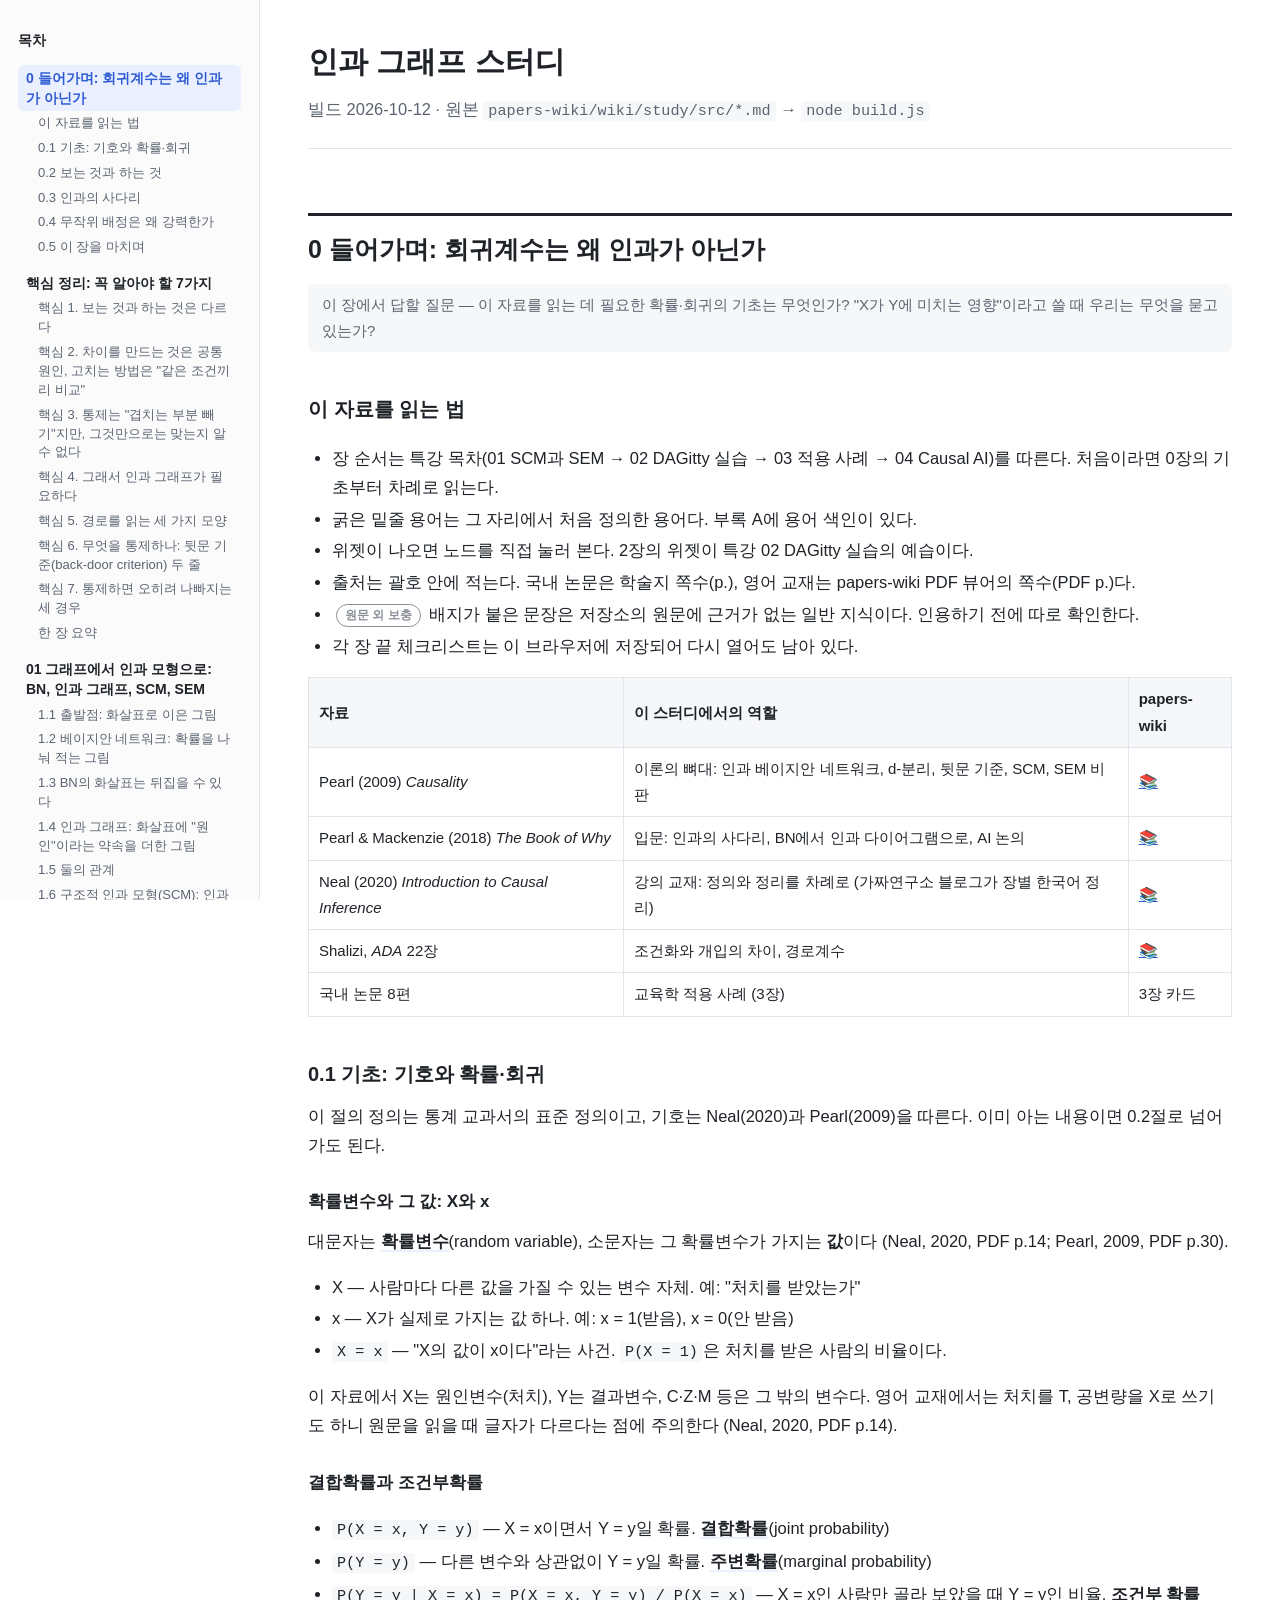
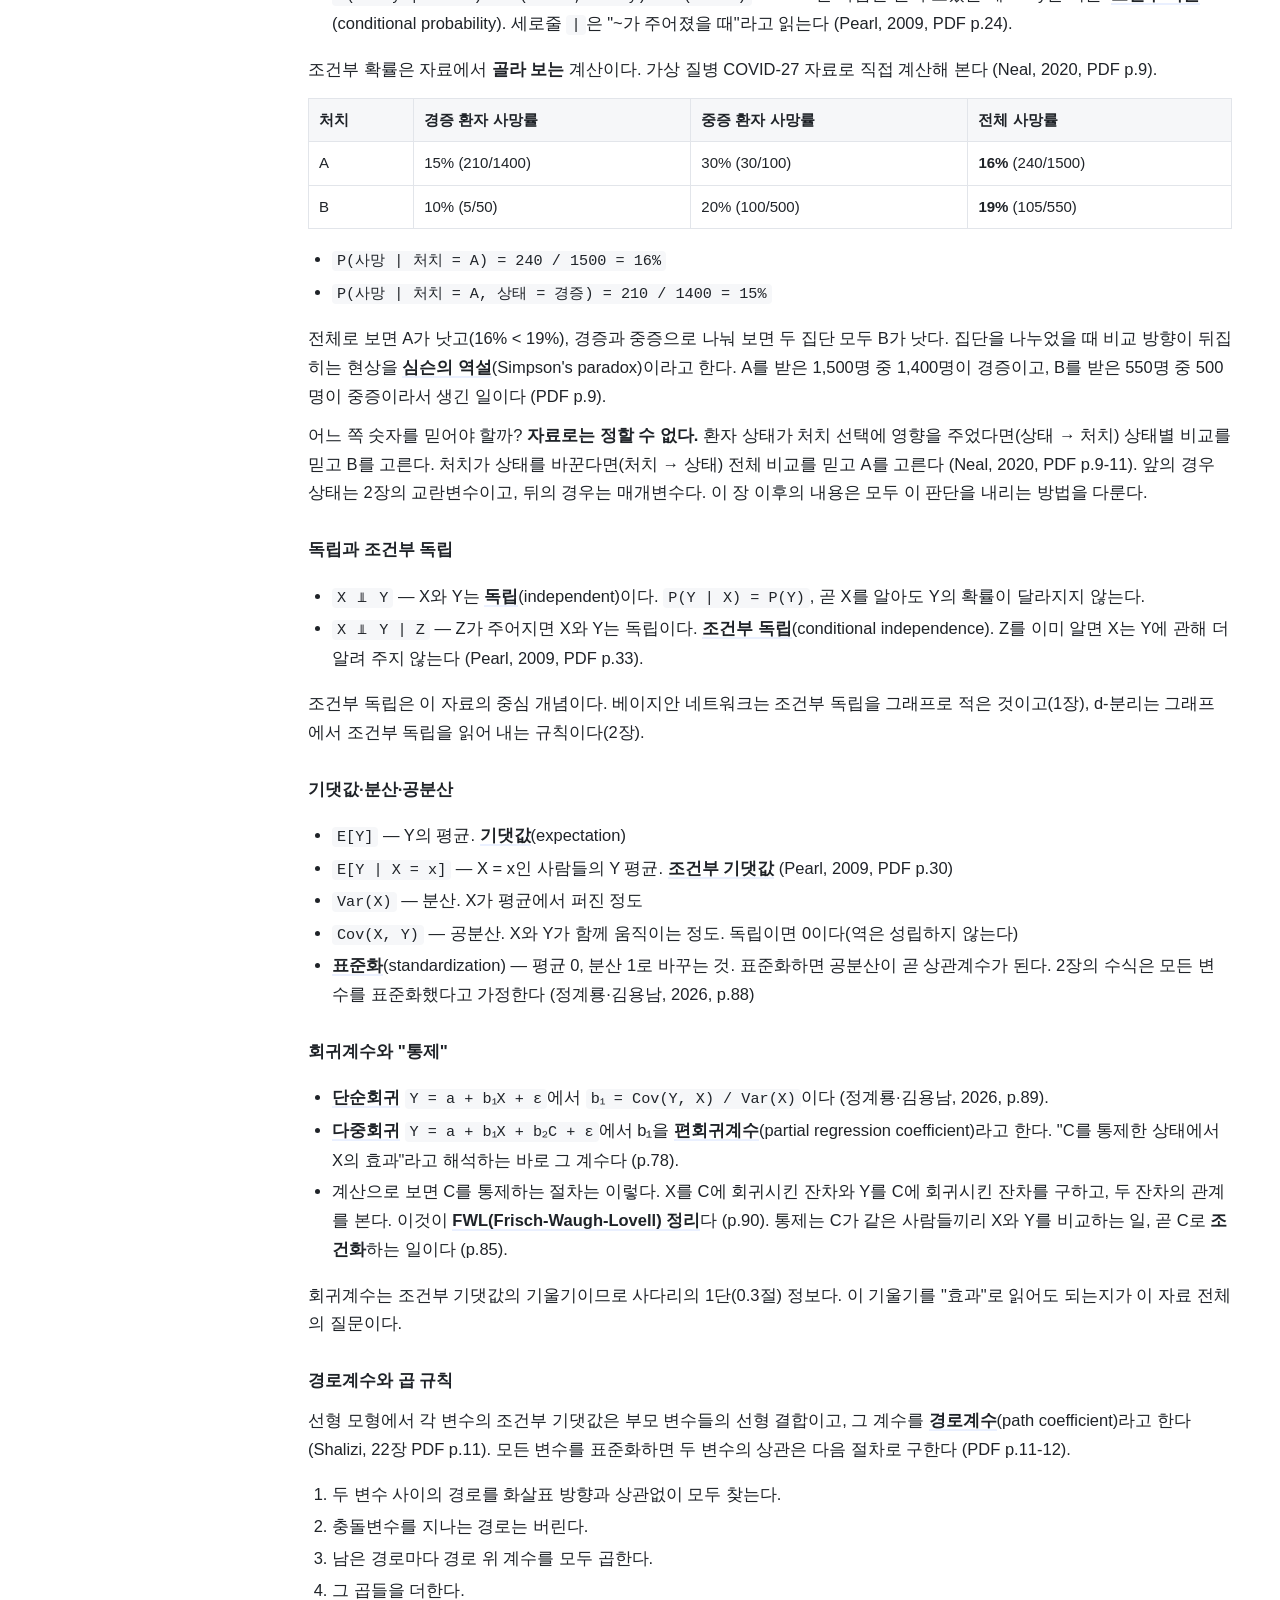
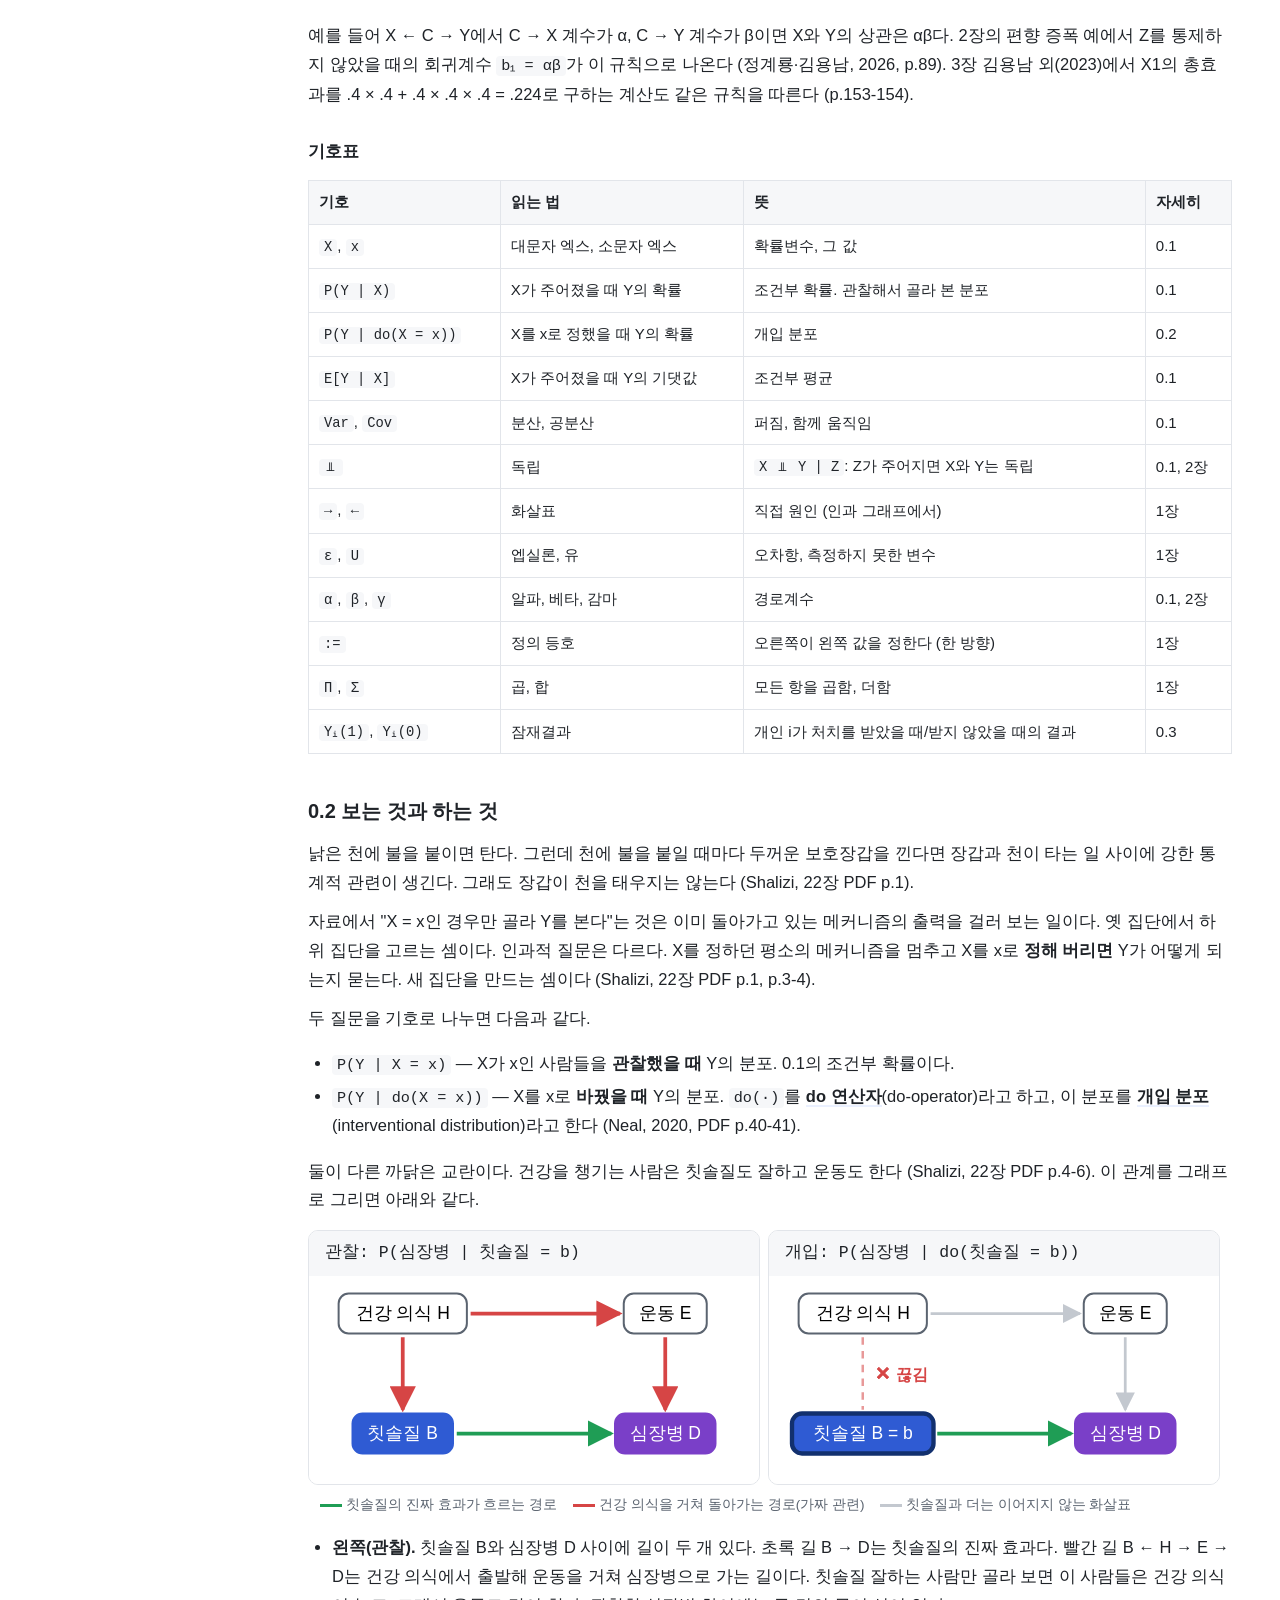
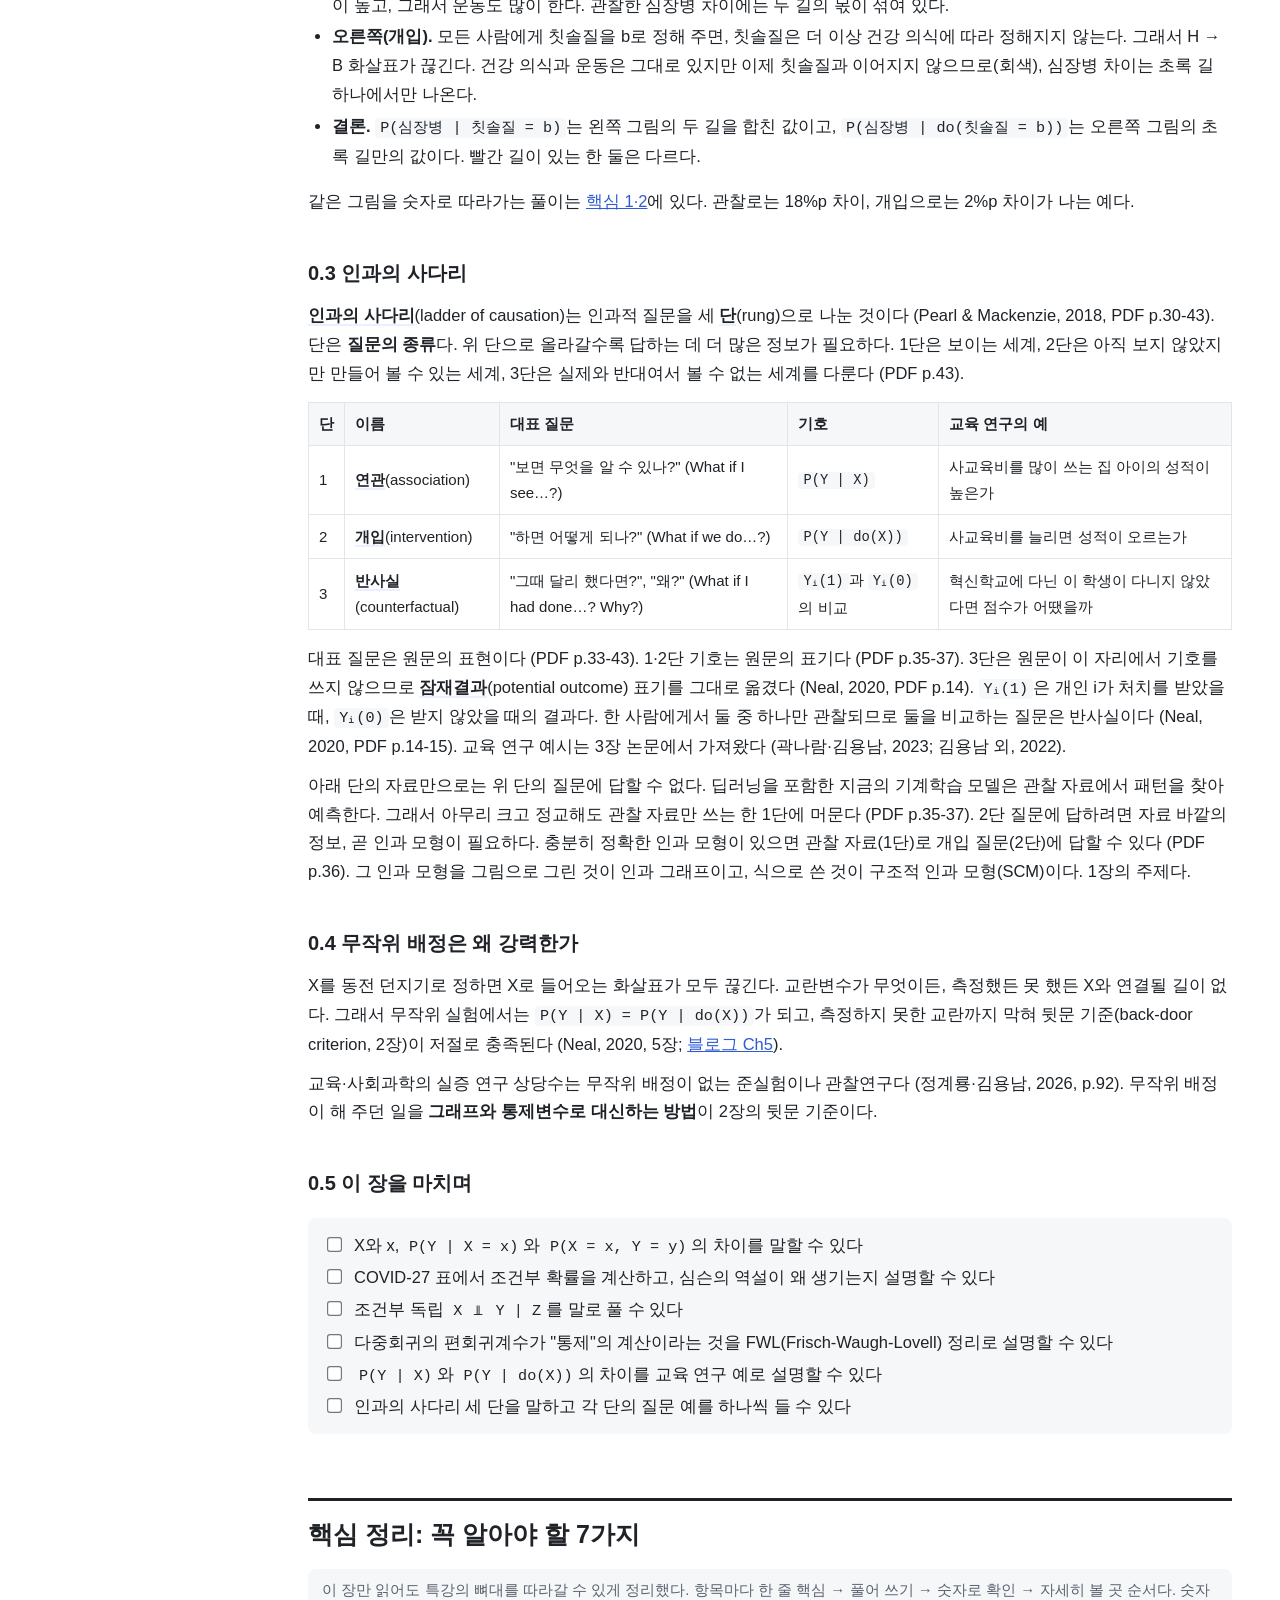
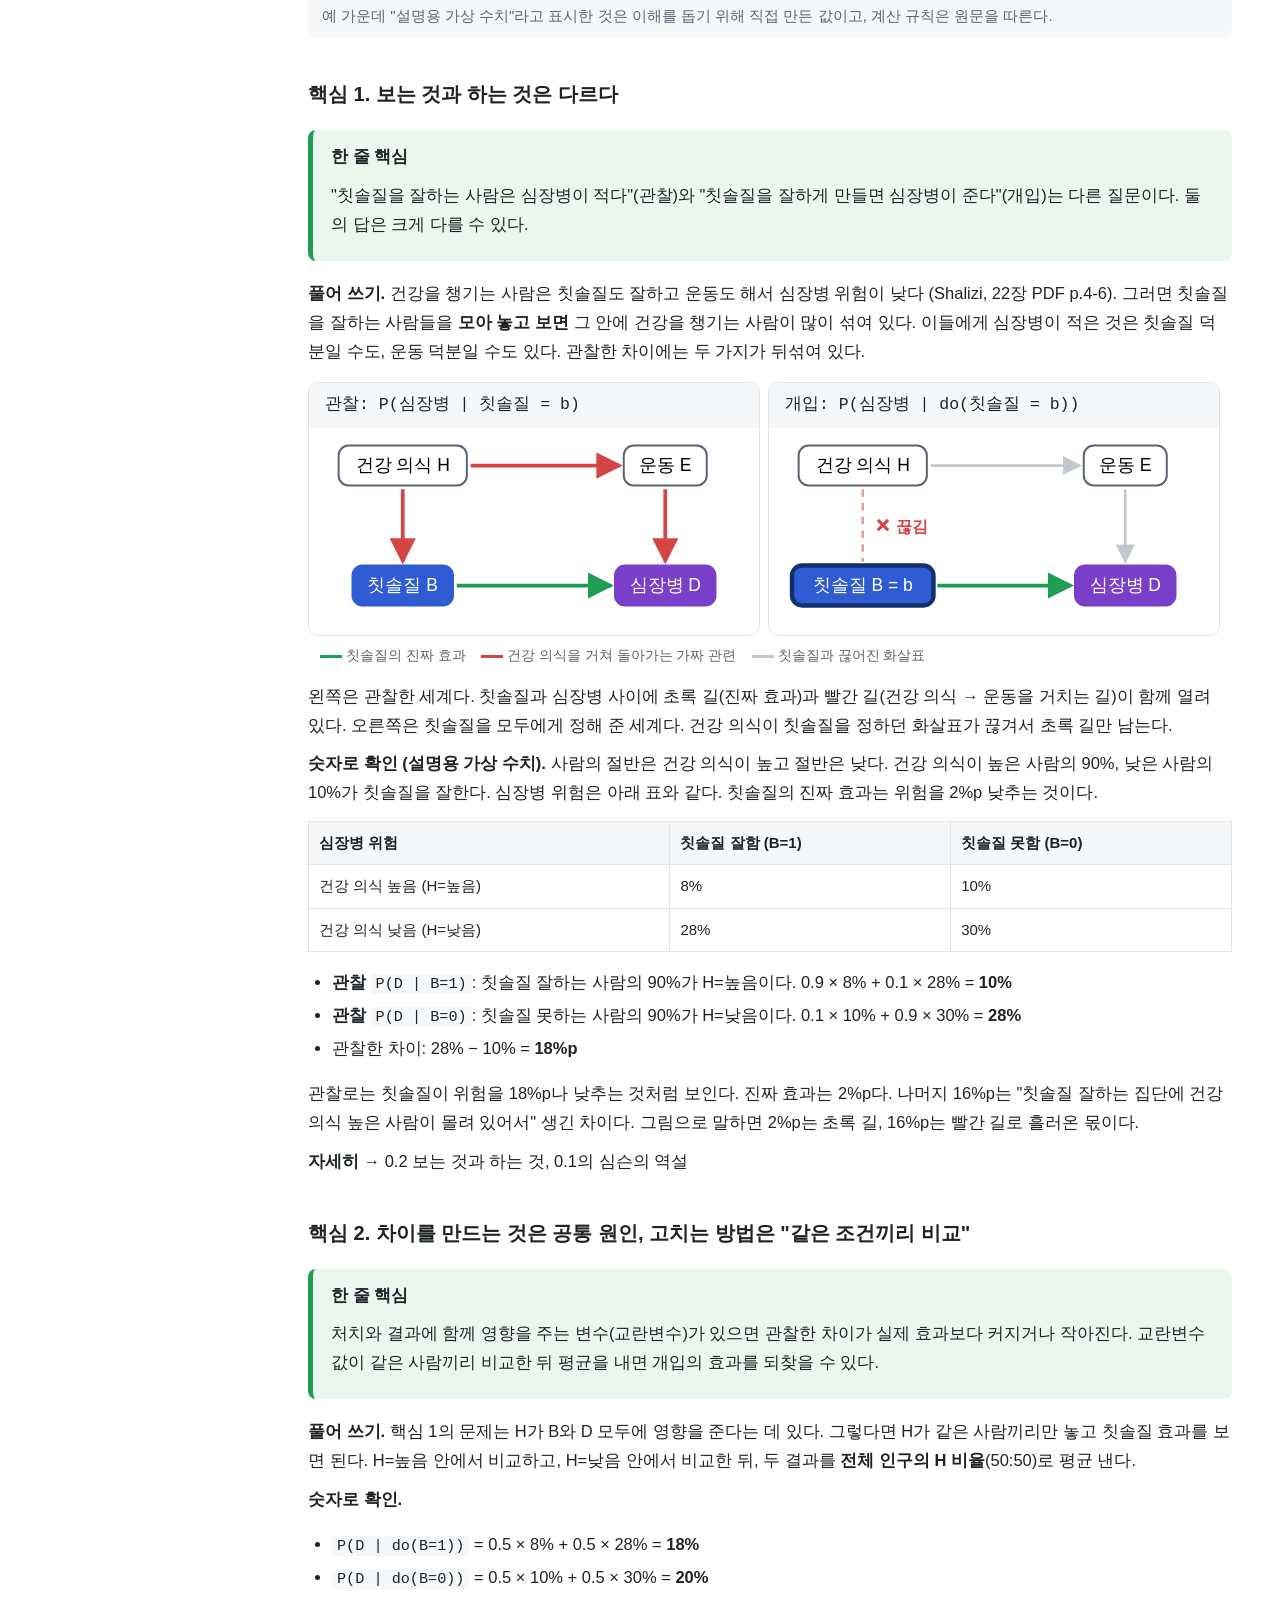
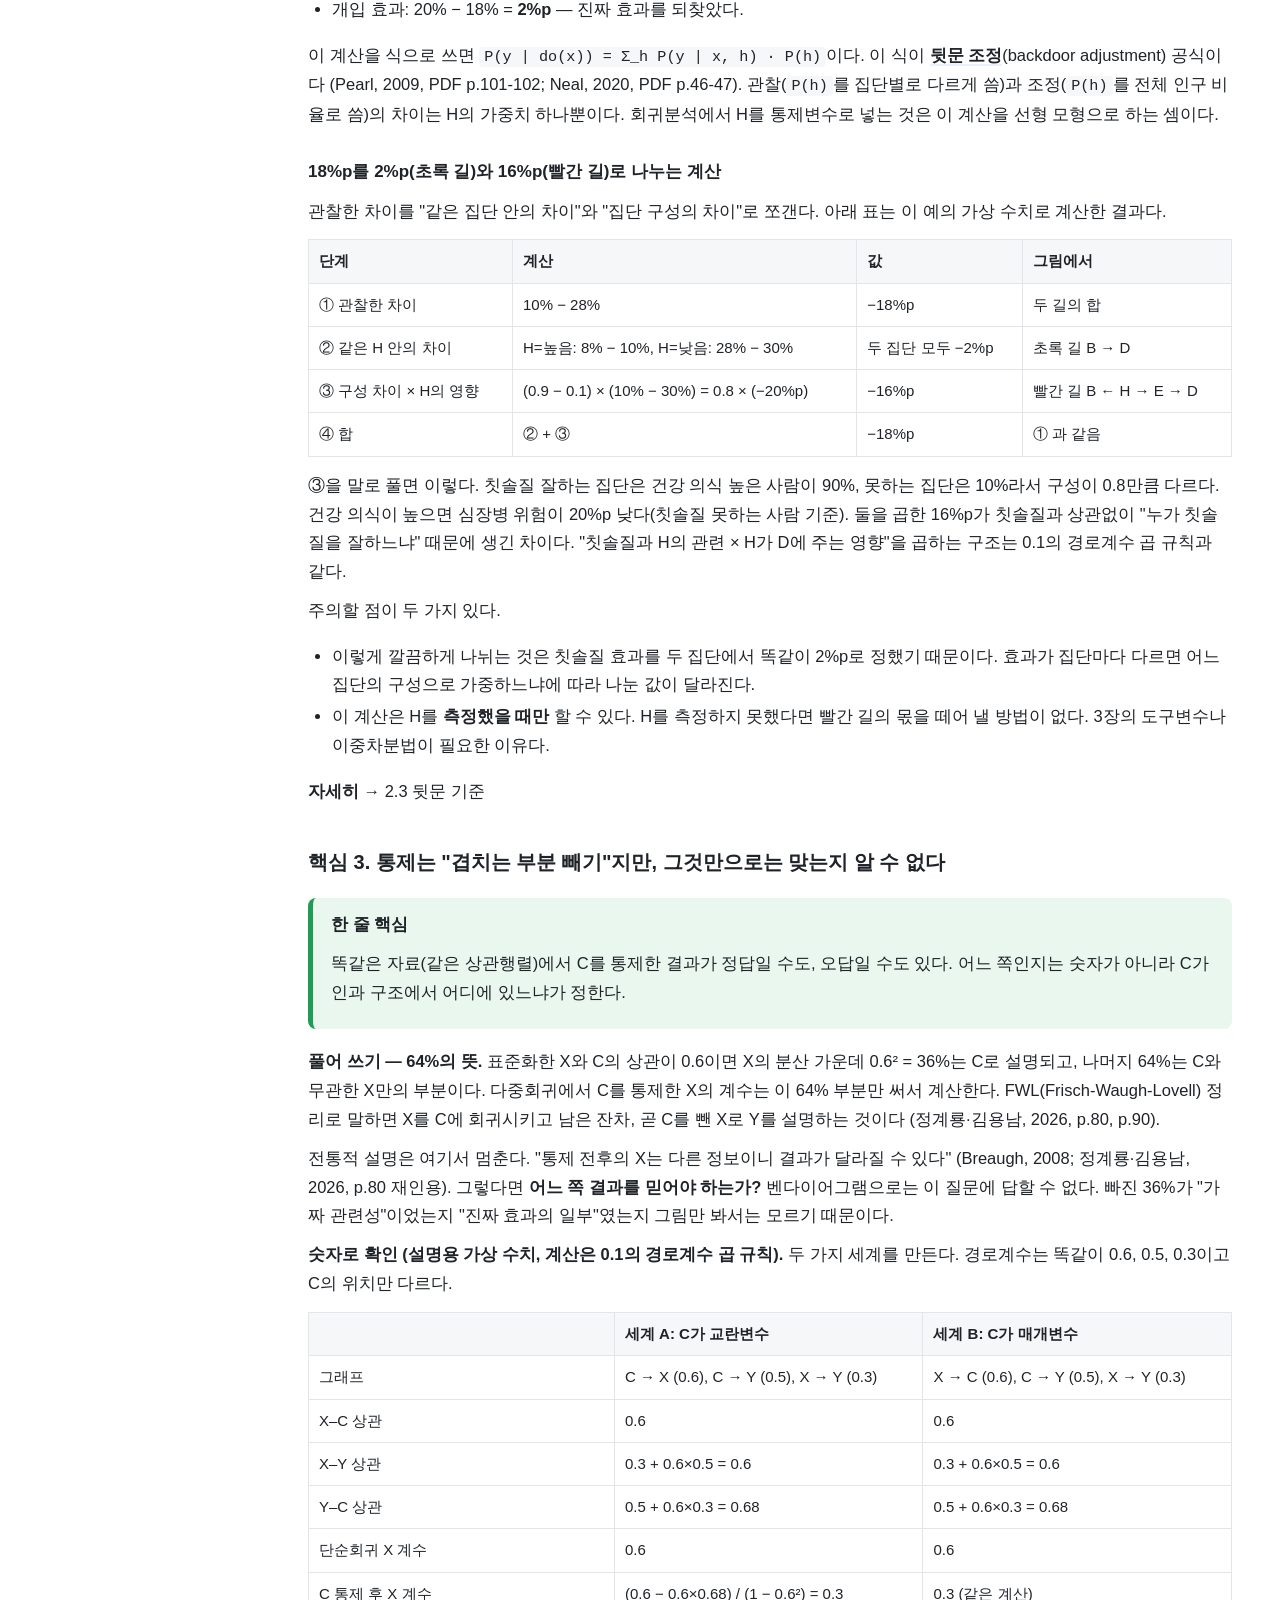
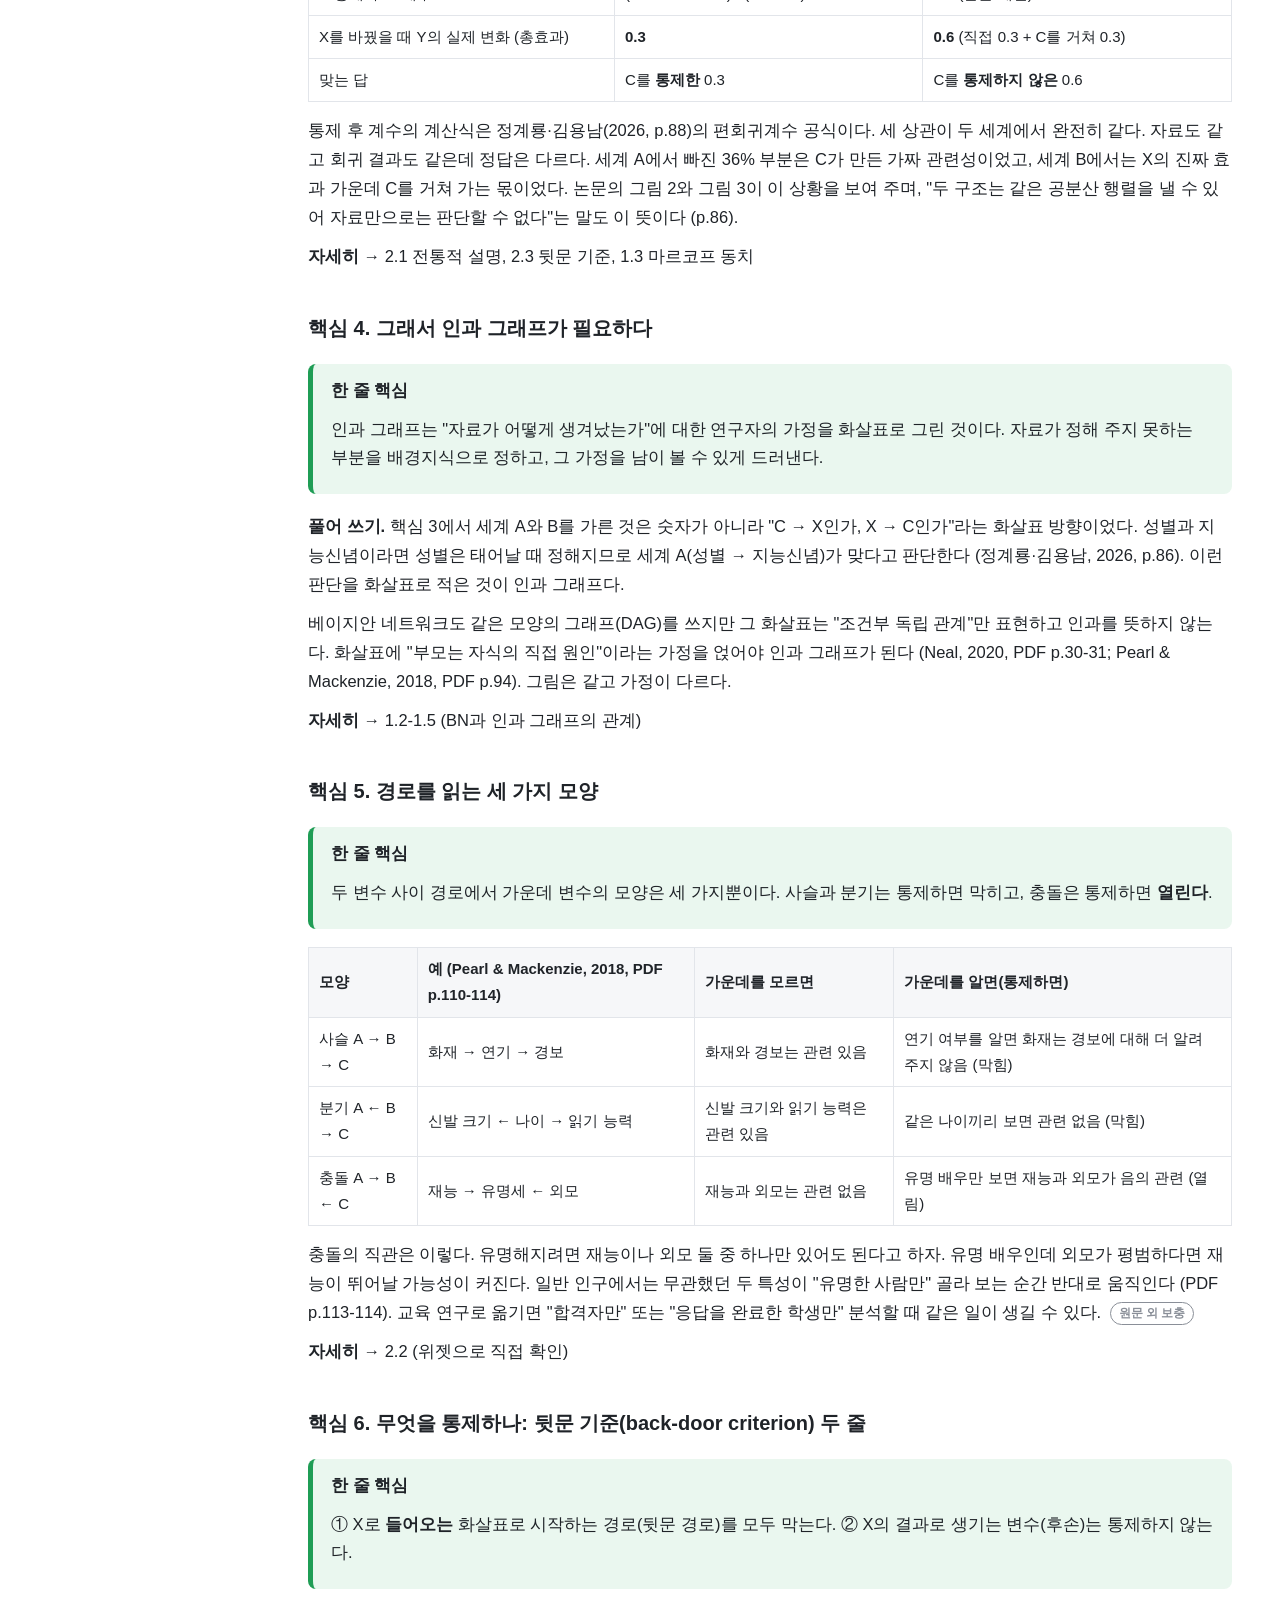
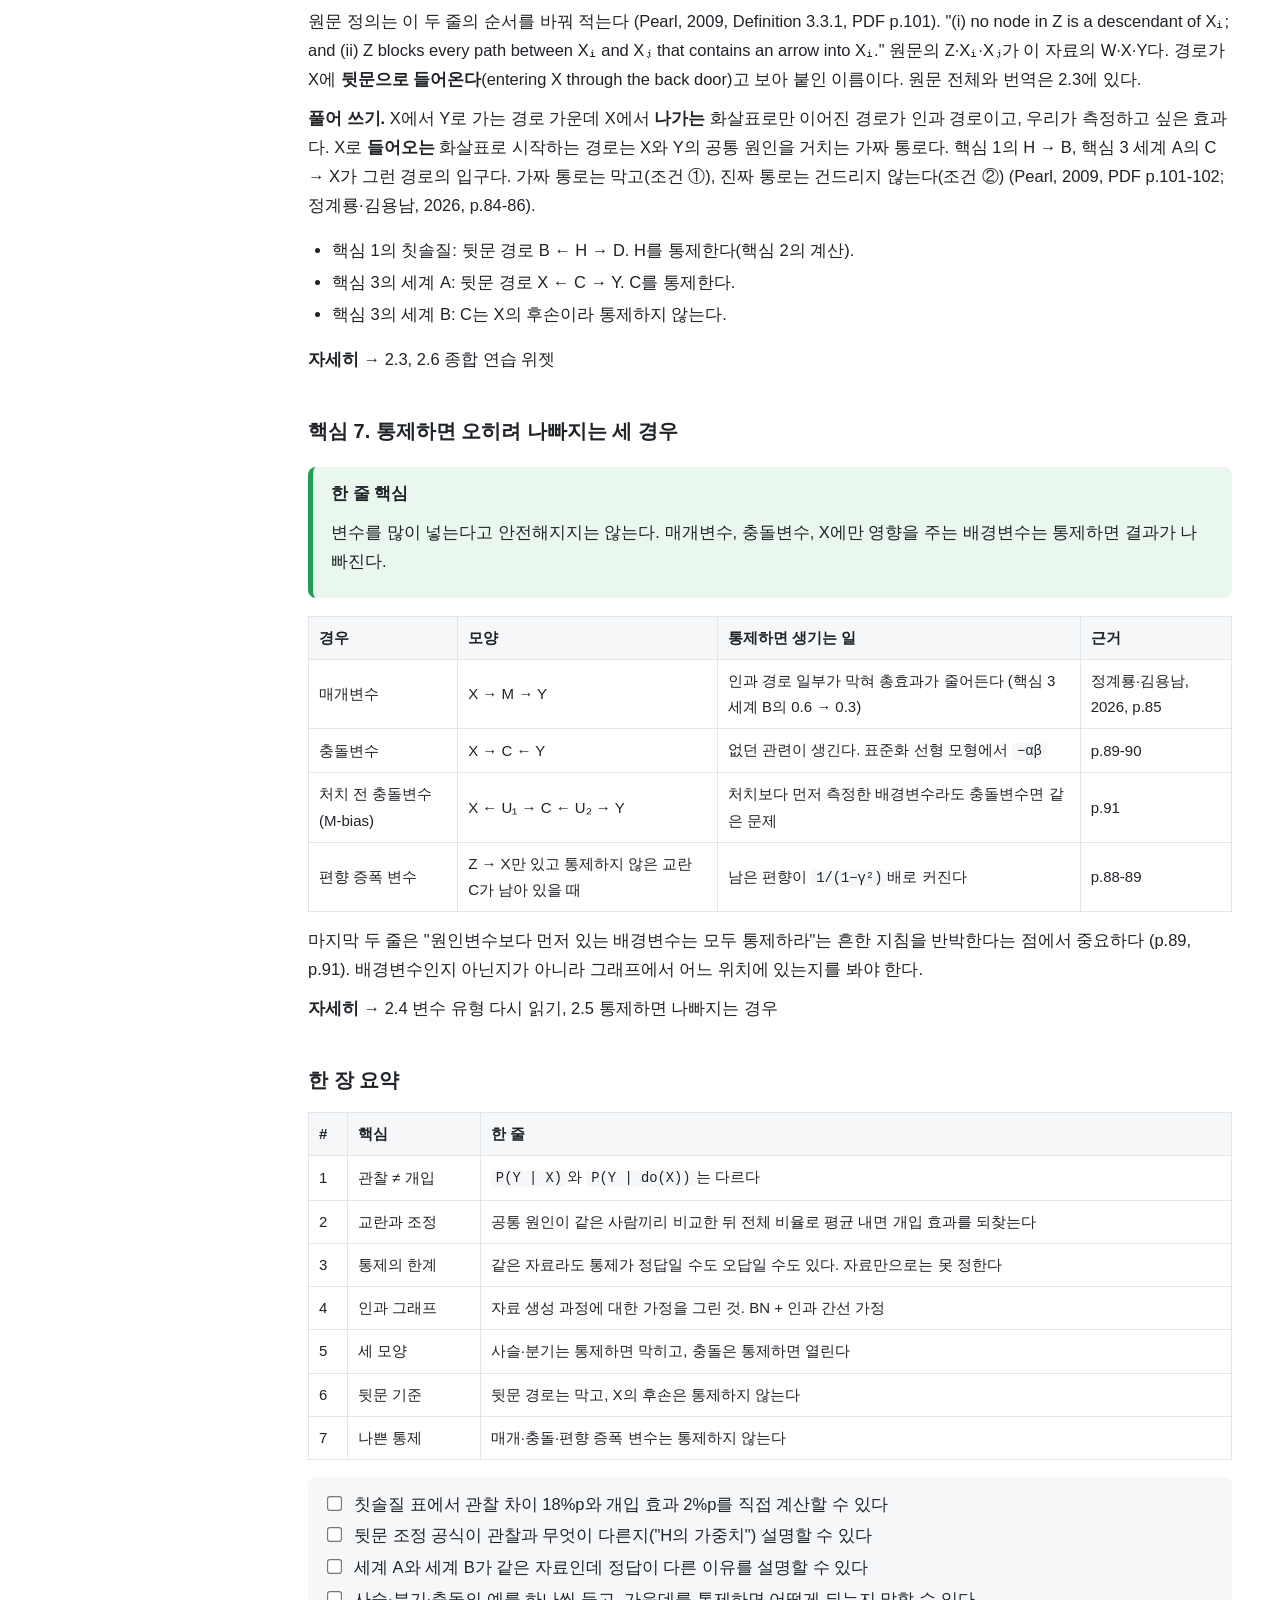
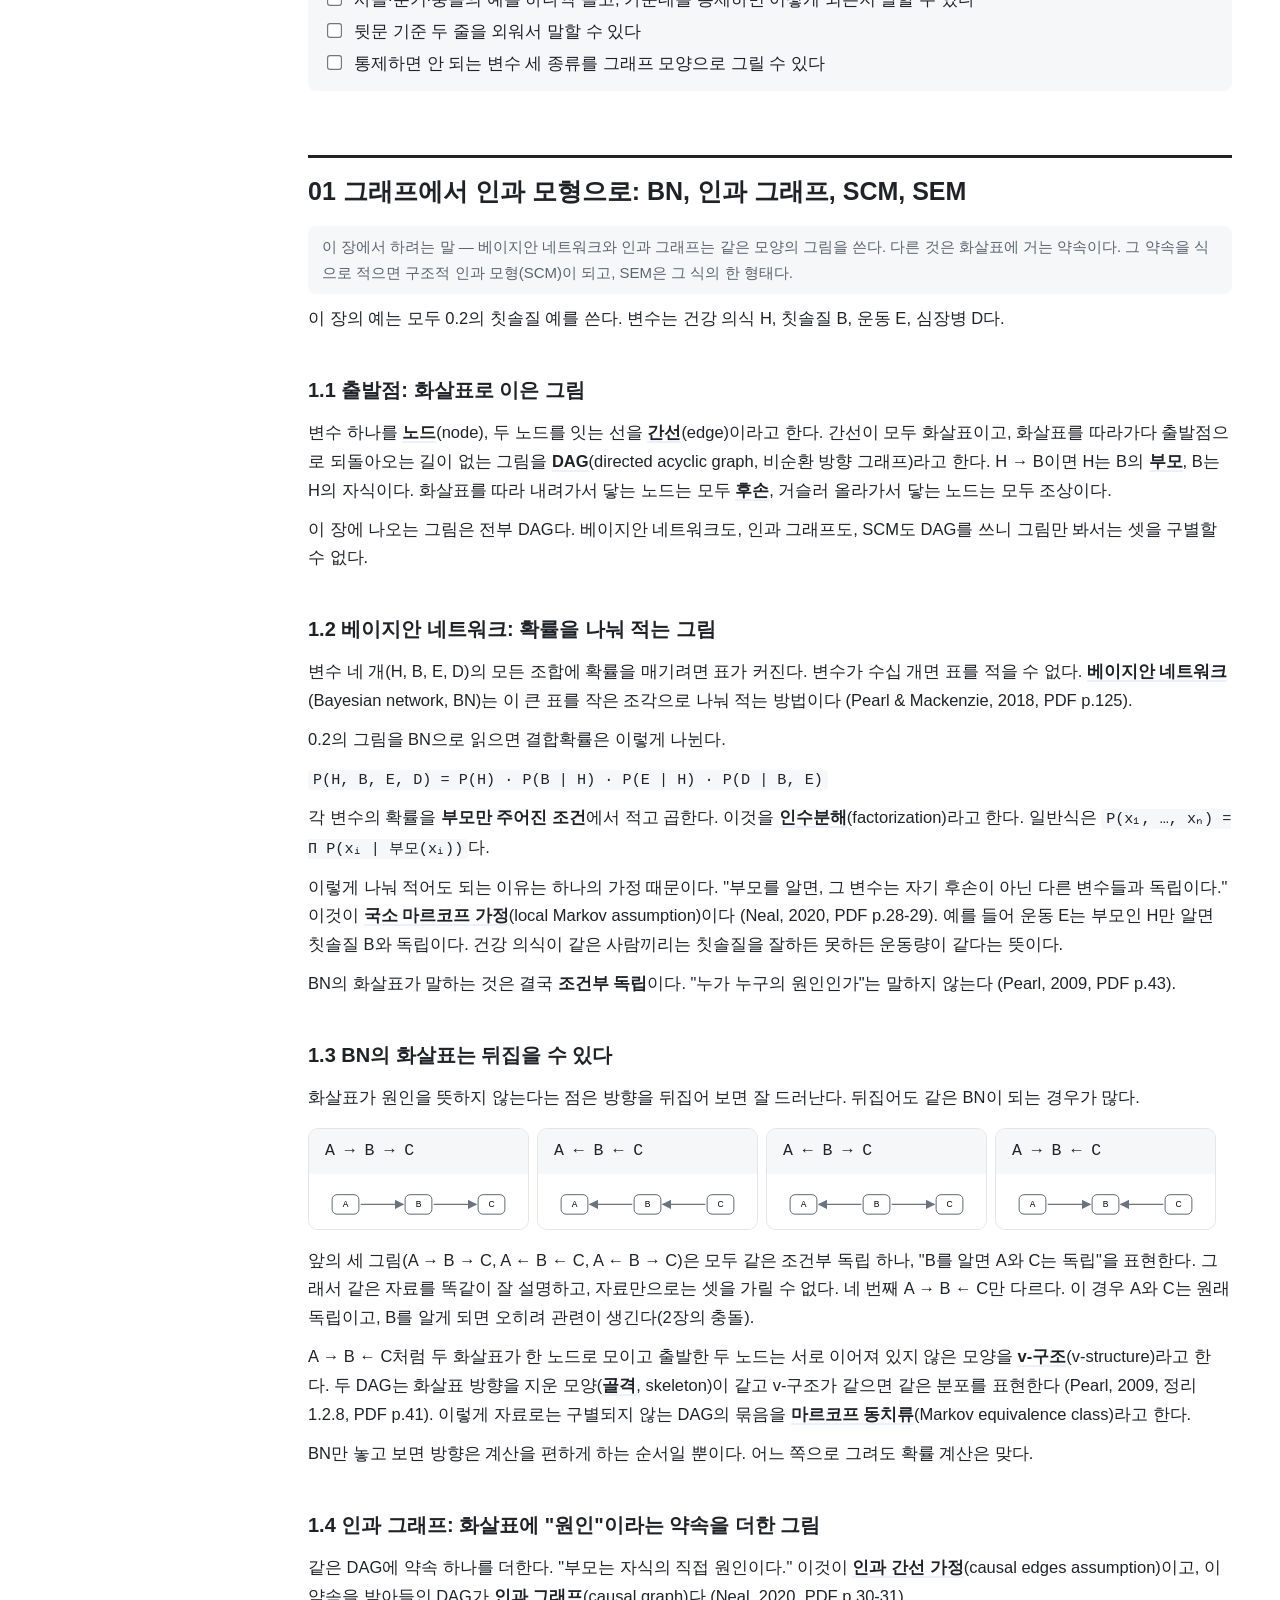
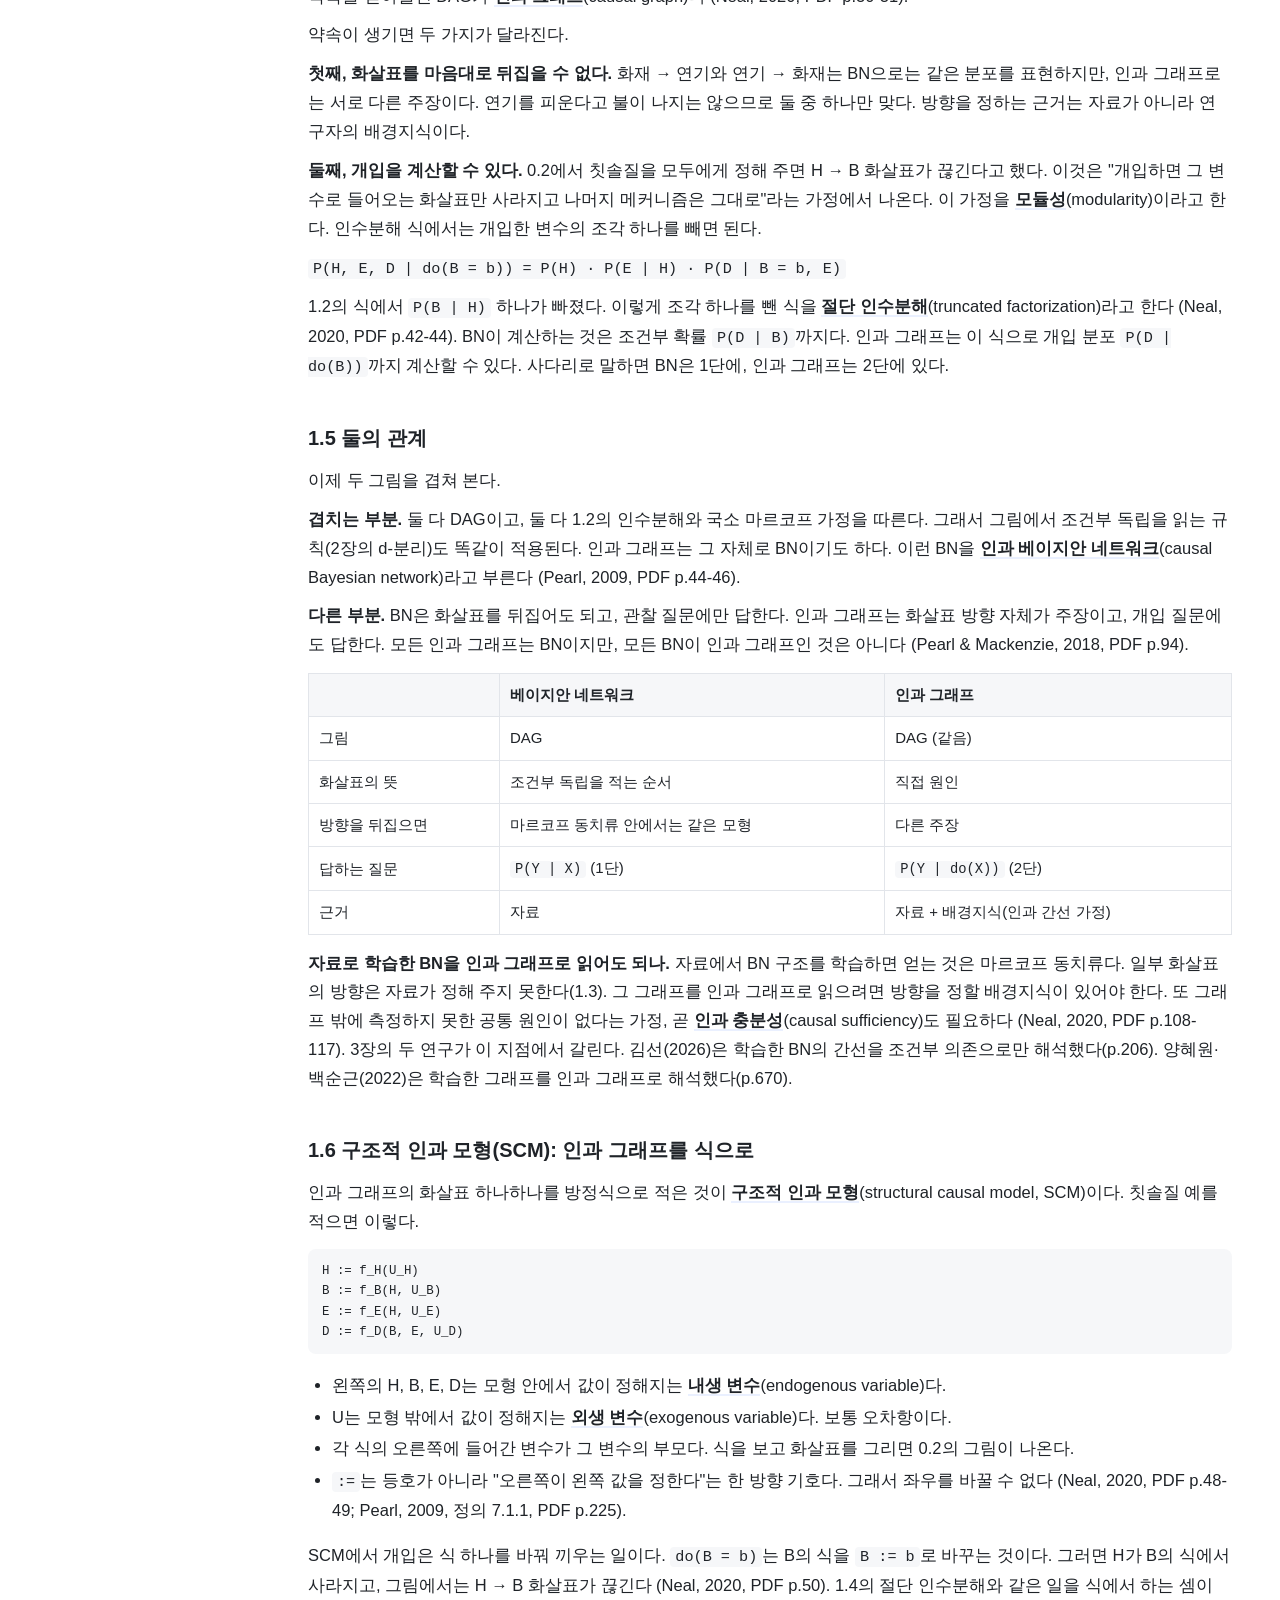
<file: study/causal-graph-study.html>
<!DOCTYPE html>
<html lang="ko">
<head>
<meta charset="utf-8">
<meta name="viewport" content="width=device-width, initial-scale=1">
<title>인과 그래프 스터디</title>
<style>
:root {
  --bg: #ffffff;
  --bg-soft: #f6f7f9;
  --bg-side: #fbfbfc;
  --text: #1f2328;
  --muted: #5b6470;
  --line: #e2e5ea;
  --accent: #2f5bd3;
  --accent-soft: #eaf0ff;
  --page-max: 1360px;
  --side-w: 260px;
  --radius: 10px;
  --font: "Pretendard", "Malgun Gothic", "Apple SD Gothic Neo", "Noto Sans KR", sans-serif;
  --mono: "Consolas", "D2Coding", monospace;

  /* 위젯 상태색 */
  --node-x: #2f5bd3;
  --node-y: #7a3fc8;
  --node-ctrl: #f2b705;
  --node-latent: #9aa3ad;
  --path-causal: #1f9d55;
  --path-bias: #d64545;
  --path-closed: #c3c8cf;

  /* 상자 */
  --box-answer: #eaf7ef;  --box-answer-line: #1f9d55;
  --box-note: #eef3ff;    --box-note-line: #2f5bd3;
  --box-warn: #fff4e5;    --box-warn-line: #e08a00;
  --box-extra: #f4f4f6;   --box-extra-line: #8a8f98;
}

* { box-sizing: border-box; }
html { scroll-behavior: smooth; }
body { margin: 0; background: var(--bg); color: var(--text); font-family: var(--font); font-size: 16.5px; line-height: 1.75; }

.layout { display: grid; grid-template-columns: var(--side-w) 1fr; max-width: calc(var(--page-max) + var(--side-w)); margin: 0 auto; }
nav.toc { position: sticky; top: 0; height: 100vh; overflow-y: auto; padding: 28px 18px; border-right: 1px solid var(--line); background: var(--bg-side); font-size: 14px; }
nav.toc .toc-title { font-weight: 700; margin-bottom: 12px; }
nav.toc a { display: block; color: var(--muted); text-decoration: none; padding: 3px 8px; border-radius: 6px; line-height: 1.45; }
nav.toc a.h2 { color: var(--text); font-weight: 600; margin-top: 10px; }
nav.toc a.h3 { padding-left: 20px; font-size: 13px; }
nav.toc a.active { background: var(--accent-soft); color: var(--accent); }
nav.toc .progress { margin-top: 18px; font-size: 12.5px; color: var(--muted); }

main { padding: 36px 48px 120px; min-width: 0; }
header.hero { border-bottom: 1px solid var(--line); padding-bottom: 20px; margin-bottom: 8px; }
header.hero h1 { font-size: 30px; margin: 0 0 6px; }
header.hero p { margin: 4px 0; color: var(--muted); }

h2 { font-size: 25px; margin: 64px 0 12px; padding-top: 12px; border-top: 3px solid var(--text); }
h3 { font-size: 20px; margin: 40px 0 10px; }
h4 { font-size: 17px; margin: 28px 0 8px; }
p { margin: 10px 0; }
a { color: var(--accent); }
code { font-family: var(--mono); background: var(--bg-soft); padding: 1px 5px; border-radius: 4px; font-size: 0.92em; }
pre { background: var(--bg-soft); padding: 12px 14px; border-radius: 8px; overflow-x: auto; font-size: 13.5px; line-height: 1.5; }
pre code { background: none; padding: 0; }
blockquote { margin: 12px 0; padding: 6px 16px; border-left: 4px solid var(--line); color: var(--muted); }
ul, ol { padding-left: 24px; }
li { margin: 3px 0; }
dfn { font-style: normal; font-weight: 700; border-bottom: 2px solid var(--accent-soft); }
.lead { font-size: 15px; color: var(--muted); background: var(--bg-soft); border-radius: 8px; padding: 8px 14px; }

table { border-collapse: collapse; width: 100%; margin: 14px 0; font-size: 15px; }
th, td { border: 1px solid var(--line); padding: 8px 10px; vertical-align: middle; text-align: left; }
th { background: var(--bg-soft); font-weight: 600; }

.box { border-left: 5px solid; border-radius: 8px; padding: 12px 18px; margin: 18px 0; }
.box .box-title { font-weight: 700; margin-bottom: 4px; }
.box.answer { background: var(--box-answer); border-color: var(--box-answer-line); }
.box.note { background: var(--box-note); border-color: var(--box-note-line); }
.box.warn { background: var(--box-warn); border-color: var(--box-warn-line); }
.box.extra { background: var(--box-extra); border-color: var(--box-extra-line); }
.badge-extra { display: inline-block; font-size: 12px; font-weight: 600; color: var(--box-extra-line); border: 1px solid var(--box-extra-line); border-radius: 999px; padding: 0 8px; margin: 0 4px; vertical-align: 1px; }

/* 체크리스트 */
ul.check { list-style: none; padding-left: 4px; background: var(--bg-soft); border-radius: 8px; padding: 10px 16px; }
ul.check label { cursor: pointer; display: flex; gap: 10px; align-items: baseline; }
ul.check input { transform: scale(1.15); }
ul.check input:checked + span { color: var(--muted); text-decoration: line-through; }

/* 논문 카드 */
.cards { display: grid; grid-template-columns: repeat(auto-fill, minmax(380px, 1fr)); gap: 16px; margin: 16px 0; }
.card { border: 1px solid var(--line); border-radius: var(--radius); padding: 14px 18px; background: #fff; }
.card h4 { margin: 0 0 6px; font-size: 16px; }
.card .meta { font-size: 13px; color: var(--muted); margin-bottom: 6px; }
.card .tag { display: inline-block; font-size: 12px; background: var(--accent-soft); color: var(--accent); border-radius: 999px; padding: 0 8px; margin-right: 4px; }
.card ul { margin: 6px 0; font-size: 15px; }

/* DAG 위젯 */
.dag { border: 1px solid var(--line); border-radius: var(--radius); margin: 20px 0; overflow: hidden; }
.dag .dag-head { background: var(--bg-soft); padding: 8px 16px; font-weight: 600; display: flex; justify-content: space-between; align-items: center; }
.dag .dag-head button { font: inherit; font-size: 13px; border: 1px solid var(--line); background: #fff; border-radius: 6px; padding: 2px 10px; cursor: pointer; }
.dag .dag-body { display: grid; grid-template-columns: minmax(0, 1.15fr) minmax(0, 1fr); }
.dag svg { width: 100%; height: auto; display: block; background: #fff; }
.dag .dag-panel { border-left: 1px solid var(--line); padding: 12px 16px; font-size: 14.5px; }
.dag .hint { color: var(--muted); font-size: 13px; }
.dag .paths { list-style: none; padding: 0; margin: 8px 0; }
.dag .paths li { padding: 4px 8px; border-radius: 6px; margin: 3px 0; cursor: default; font-family: var(--mono); font-size: 13.5px; }
.dag .paths li.causal.open { background: #e6f5ec; }
.dag .paths li.bias.open { background: #fdeaea; }
.dag .paths li.closed { background: var(--bg-soft); color: var(--muted); }
.dag .paths li .why { font-family: var(--font); font-size: 12.5px; color: var(--muted); }
.dag .verdict { font-weight: 700; padding: 8px 10px; border-radius: 6px; margin: 8px 0; }
.dag .verdict.ok { background: var(--box-answer); color: #12693a; }
.dag .verdict.bad { background: #fdeaea; color: #a32626; }
.dag .verdict.warn { background: var(--box-warn); color: #8a5300; }
.dag .dag-note { margin-top: 8px; font-size: 14px; }
.dag .extra-msg { margin-top: 8px; padding: 6px 10px; background: var(--box-warn); border-radius: 6px; font-size: 14px; }
.dag details { margin-top: 10px; font-size: 13px; }
.dag.static { display: inline-block; margin: 6px 8px 6px 0; width: calc(25% - 10px); min-width: 220px; vertical-align: top; }
.dag.static .dag-head { font-family: var(--mono); font-weight: 400; }

.node { cursor: pointer; }
.node.latent { cursor: not-allowed; }
.node rect { fill: #fff; stroke: #5b6470; stroke-width: 1.6; }
.node.is-x rect { fill: var(--node-x); stroke: var(--node-x); }
.node.is-y rect { fill: var(--node-y); stroke: var(--node-y); }
.node.is-x text, .node.is-y text { fill: #fff; }
.node.ctrl rect { fill: var(--node-ctrl); stroke: #8a6a00; stroke-width: 3; }
.node.latent rect { stroke: var(--node-latent); stroke-dasharray: 5 4; }
.node.latent text { fill: var(--muted); }
.node text { font-family: var(--font); font-size: 14px; dominant-baseline: middle; text-anchor: middle; pointer-events: none; }
.edge { stroke: var(--path-closed); stroke-width: 2.2; fill: none; }
.edge.causal { stroke: var(--path-causal); stroke-width: 3; }
.edge.bias { stroke: var(--path-bias); stroke-width: 3; }
.edge.plain { stroke: #6b7380; }

@media print { nav.toc { display: none; } .layout { display: block; } }

/* 개입 그림: 지워진 화살표, 값을 고정한 노드, 2개 나란히 */
.edge.removed { stroke: var(--path-bias); stroke-width: 2; stroke-dasharray: 6 5; opacity: .55; }
.cut-mark { font-family: var(--font); font-size: 13px; font-weight: 700; fill: var(--path-bias); }
.node.fixed rect { stroke: #12306e; stroke-width: 3.5; }
.dagrow.n2 .dag.static { width: calc(50% - 10px); }
.dag-legend { font-size: 13.5px; color: var(--muted); margin: 2px 0 14px; }
.dag-legend .sw { display: inline-block; width: 22px; height: 0; border-top: 3px solid; vertical-align: middle; margin: 0 4px 0 12px; }

</style>
</head>
<body>
<div class="layout">
<nav class="toc">
<div class="toc-title">목차</div>
<a class="h2" href="#ch00">0 들어가며: 회귀계수는 왜 인과가 아닌가</a>
<a class="h3" href="#c0-howto">이 자료를 읽는 법</a>
<a class="h3" href="#c0-basics">0.1 기초: 기호와 확률·회귀</a>
<a class="h3" href="#c0-see-do">0.2 보는 것과 하는 것</a>
<a class="h3" href="#c0-ladder">0.3 인과의 사다리</a>
<a class="h3" href="#c0-rct">0.4 무작위 배정은 왜 강력한가</a>
<a class="h3" href="#c0-check">0.5 이 장을 마치며</a>
<a class="h2" href="#core">핵심 정리: 꼭 알아야 할 7가지</a>
<a class="h3" href="#k1">핵심 1. 보는 것과 하는 것은 다르다</a>
<a class="h3" href="#k2">핵심 2. 차이를 만드는 것은 공통 원인, 고치는 방법은 "같은 조건끼리 비교"</a>
<a class="h3" href="#k3">핵심 3. 통제는 "겹치는 부분 빼기"지만, 그것만으로는 맞는지 알 수 없다</a>
<a class="h3" href="#k4">핵심 4. 그래서 인과 그래프가 필요하다</a>
<a class="h3" href="#k5">핵심 5. 경로를 읽는 세 가지 모양</a>
<a class="h3" href="#k6">핵심 6. 무엇을 통제하나: 뒷문 기준(back-door criterion) 두 줄</a>
<a class="h3" href="#k7">핵심 7. 통제하면 오히려 나빠지는 세 경우</a>
<a class="h3" href="#k-summary">한 장 요약</a>
<a class="h2" href="#ch01">01 그래프에서 인과 모형으로: BN, 인과 그래프, SCM, SEM</a>
<a class="h3" href="#c1-terms">1.1 출발점: 화살표로 이은 그림</a>
<a class="h3" href="#c1-bn">1.2 베이지안 네트워크: 확률을 나눠 적는 그림</a>
<a class="h3" href="#c1-equiv">1.3 BN의 화살표는 뒤집을 수 있다</a>
<a class="h3" href="#c1-causal">1.4 인과 그래프: 화살표에 "원인"이라는 약속을 더한 그림</a>
<a class="h3" href="#c1-relation">1.5 둘의 관계</a>
<a class="h3" href="#c1-scm">1.6 구조적 인과 모형(SCM): 인과 그래프를 식으로</a>
<a class="h3" href="#c1-sem">1.7 SEM과 SCM</a>
<a class="h3" href="#c1-check">1.8 이 장을 마치며</a>
<a class="h2" href="#ch02">02 인과 다이어그램과 통제변수</a>
<a class="h3" href="#c2-venn">2.1 전통적 설명: 벤다이어그램과 변량의 부분제거</a>
<a class="h3" href="#c2-paths">2.2 경로와 세 가지 기본 구조</a>
<a class="h3" href="#c2-backdoor">2.3 뒷문 기준(back-door criterion): 통제는 비인과 경로를 막는 절차</a>
<a class="h3" href="#c2-retype">2.4 전통 변수 유형을 그래프로 다시 읽기</a>
<a class="h3" href="#c2-harm">2.5 통제하면 오히려 나빠지는 경우</a>
<a class="h3" href="#c2-practice">2.6 종합 연습</a>
<a class="h3" href="#c2-check">2.7 이 장을 마치며</a>
<a class="h2" href="#ch03">03 사회과학 적용 사례: 내 저장소의 논문 8편</a>
<a class="h3" href="#c3-strategy">3.1 식별 전략이라는 축</a>
<a class="h3" href="#c3-map">3.2 사례 지도</a>
<a class="h3" href="#c3-cards">3.3 논문 카드</a>
<a class="h3" href="#c3-widgets">3.4 그래프로 다시 보기</a>
<a class="h3" href="#c3-check">3.5 이 장을 마치며</a>
<a class="h2" href="#ch04">04 Causal AI: 기계학습 + 식별</a>
<a class="h3" href="#c4-map">4.1 지도: 예측과 인과, 통계와 기계학습</a>
<a class="h3" href="#c4-pearl">4.2 왜 "기계학습 + 식별"인가</a>
<a class="h3" href="#c4-discovery">4.3 인과 구조 학습: 자료에서 그래프 찾기</a>
<a class="h3" href="#c4-tools">4.4 도구와 읽을거리</a>
<a class="h3" href="#c4-check">4.5 이 장을 마치며</a>
<a class="h2" href="#appendix">부록</a>
<a class="h3" href="#a-glossary">A. 용어 색인</a>
<a class="h3" href="#a-map">B. 교재 장별 지도</a>
<a class="h3" href="#a-refs">C. 참고문헌</a>
<div class="progress"></div>
</nav>
<main>
<header class="hero">
<h1>인과 그래프 스터디</h1>
<p>빌드 2026-10-12 · 원본 <code>papers-wiki/wiki/study/src/*.md</code> → <code>node build.js</code></p>
</header>
<section data-title="0 들어가며: 회귀계수는 왜 인과가 아닌가">
<h2 id="ch00">0 들어가며: 회귀계수는 왜 인과가 아닌가</h2>
<p class="lead">이 장에서 답할 질문 — 이 자료를 읽는 데 필요한 확률·회귀의 기초는 무엇인가? "X가 Y에 미치는 영향"이라고 쓸 때 우리는 무엇을 묻고 있는가?</p>
<h3 id="c0-howto">이 자료를 읽는 법</h3>
<ul><li>장 순서는 특강 목차(01 SCM과 SEM → 02 DAGitty 실습 → 03 적용 사례 → 04 Causal AI)를 따른다. 처음이라면 0장의 기초부터 차례로 읽는다.</li><li>굵은 밑줄 용어는 그 자리에서 처음 정의한 용어다. 부록 A에 용어 색인이 있다.</li><li>위젯이 나오면 노드를 직접 눌러 본다. 2장의 위젯이 특강 02 DAGitty 실습의 예습이다.</li><li>출처는 괄호 안에 적는다. 국내 논문은 학술지 쪽수(p.), 영어 교재는 papers-wiki PDF 뷰어의 쪽수(PDF p.)다.</li><li><span class="badge-extra">원문 외 보충</span> 배지가 붙은 문장은 저장소의 원문에 근거가 없는 일반 지식이다. 인용하기 전에 따로 확인한다.</li><li>각 장 끝 체크리스트는 이 브라우저에 저장되어 다시 열어도 남아 있다.</li></ul>
<table><thead><tr><th>자료</th><th>이 스터디에서의 역할</th><th>papers-wiki</th></tr></thead><tbody><tr><td>Pearl (2009) <em>Causality</em></td><td>이론의 뼈대: 인과 베이지안 네트워크, d-분리, 뒷문 기준, SCM, SEM 비판</td><td><a class="pw" data-note="Pearl_2009_Causality">📚</a></td></tr><tr><td>Pearl & Mackenzie (2018) <em>The Book of Why</em></td><td>입문: 인과의 사다리, BN에서 인과 다이어그램으로, AI 논의</td><td><a class="pw" data-note="Pearl_2018_Book-of-Why">📚</a></td></tr><tr><td>Neal (2020) <em>Introduction to Causal Inference</em></td><td>강의 교재: 정의와 정리를 차례로 (가짜연구소 블로그가 장별 한국어 정리)</td><td><a class="pw" data-note="Neal_2020_Introduction-to-Causal-Inference">📚</a></td></tr><tr><td>Shalizi, <em>ADA</em> 22장</td><td>조건화와 개입의 차이, 경로계수</td><td><a class="pw" data-note="Shalizi_ADA_ch22_Graphical-Causal-Models">📚</a></td></tr><tr><td>국내 논문 8편</td><td>교육학 적용 사례 (3장)</td><td>3장 카드</td></tr></tbody></table>
<h3 id="c0-basics">0.1 기초: 기호와 확률·회귀</h3>
<p>이 절의 정의는 통계 교과서의 표준 정의이고, 기호는 Neal(2020)과 Pearl(2009)을 따른다. 이미 아는 내용이면 0.2절로 넘어가도 된다.</p>
<h4 id="c0-rv">확률변수와 그 값: X와 x</h4>
<p>대문자는 <dfn>확률변수</dfn>(random variable), 소문자는 그 확률변수가 가지는 <strong>값</strong>이다 (Neal, 2020, PDF p.14; Pearl, 2009, PDF p.30).</p>
<ul><li>X — 사람마다 다른 값을 가질 수 있는 변수 자체. 예: "처치를 받았는가"</li><li>x — X가 실제로 가지는 값 하나. 예: x = 1(받음), x = 0(안 받음)</li><li><code>X = x</code> — "X의 값이 x이다"라는 사건. <code>P(X = 1)</code>은 처치를 받은 사람의 비율이다.</li></ul>
<p>이 자료에서 X는 원인변수(처치), Y는 결과변수, C·Z·M 등은 그 밖의 변수다. 영어 교재에서는 처치를 T, 공변량을 X로 쓰기도 하니 원문을 읽을 때 글자가 다르다는 점에 주의한다 (Neal, 2020, PDF p.14).</p>
<h4 id="c0-cond">결합확률과 조건부확률</h4>
<ul><li><code>P(X = x, Y = y)</code> — X = x이면서 Y = y일 확률. <dfn>결합확률</dfn>(joint probability)</li><li><code>P(Y = y)</code> — 다른 변수와 상관없이 Y = y일 확률. <dfn>주변확률</dfn>(marginal probability)</li><li><code>P(Y = y | X = x) = P(X = x, Y = y) / P(X = x)</code> — X = x인 사람만 골라 보았을 때 Y = y인 비율. <dfn>조건부 확률</dfn>(conditional probability). 세로줄 <code>|</code>은 "~가 주어졌을 때"라고 읽는다 (Pearl, 2009, PDF p.24).</li></ul>
<p>조건부 확률은 자료에서 <strong>골라 보는</strong> 계산이다. 가상 질병 COVID-27 자료로 직접 계산해 본다 (Neal, 2020, PDF p.9).</p>
<table><thead><tr><th>처치</th><th>경증 환자 사망률</th><th>중증 환자 사망률</th><th>전체 사망률</th></tr></thead><tbody><tr><td>A</td><td>15% (210/1400)</td><td>30% (30/100)</td><td><strong>16%</strong> (240/1500)</td></tr><tr><td>B</td><td>10% (5/50)</td><td>20% (100/500)</td><td><strong>19%</strong> (105/550)</td></tr></tbody></table>
<ul><li><code>P(사망 | 처치 = A) = 240 / 1500 = 16%</code></li><li><code>P(사망 | 처치 = A, 상태 = 경증) = 210 / 1400 = 15%</code></li></ul>
<p>전체로 보면 A가 낫고(16% < 19%), 경증과 중증으로 나눠 보면 두 집단 모두 B가 낫다. 집단을 나누었을 때 비교 방향이 뒤집히는 현상을 <dfn>심슨의 역설</dfn>(Simpson's paradox)이라고 한다. A를 받은 1,500명 중 1,400명이 경증이고, B를 받은 550명 중 500명이 중증이라서 생긴 일이다 (PDF p.9).</p>
<p>어느 쪽 숫자를 믿어야 할까? <strong>자료로는 정할 수 없다.</strong> 환자 상태가 처치 선택에 영향을 주었다면(상태 → 처치) 상태별 비교를 믿고 B를 고른다. 처치가 상태를 바꾼다면(처치 → 상태) 전체 비교를 믿고 A를 고른다 (Neal, 2020, PDF p.9-11). 앞의 경우 상태는 2장의 교란변수이고, 뒤의 경우는 매개변수다. 이 장 이후의 내용은 모두 이 판단을 내리는 방법을 다룬다.</p>
<h4 id="c0-indep">독립과 조건부 독립</h4>
<ul><li><code>X ⫫ Y</code> — X와 Y는 <dfn>독립</dfn>(independent)이다. <code>P(Y | X) = P(Y)</code>, 곧 X를 알아도 Y의 확률이 달라지지 않는다.</li><li><code>X ⫫ Y | Z</code> — Z가 주어지면 X와 Y는 독립이다. <dfn>조건부 독립</dfn>(conditional independence). Z를 이미 알면 X는 Y에 관해 더 알려 주지 않는다 (Pearl, 2009, PDF p.33).</li></ul>
<p>조건부 독립은 이 자료의 중심 개념이다. 베이지안 네트워크는 조건부 독립을 그래프로 적은 것이고(1장), d-분리는 그래프에서 조건부 독립을 읽어 내는 규칙이다(2장).</p>
<h4 id="c0-moments">기댓값·분산·공분산</h4>
<ul><li><code>E[Y]</code> — Y의 평균. <dfn>기댓값</dfn>(expectation)</li><li><code>E[Y | X = x]</code> — X = x인 사람들의 Y 평균. <dfn>조건부 기댓값</dfn> (Pearl, 2009, PDF p.30)</li><li><code>Var(X)</code> — 분산. X가 평균에서 퍼진 정도</li><li><code>Cov(X, Y)</code> — 공분산. X와 Y가 함께 움직이는 정도. 독립이면 0이다(역은 성립하지 않는다)</li><li><dfn>표준화</dfn>(standardization) — 평균 0, 분산 1로 바꾸는 것. 표준화하면 공분산이 곧 상관계수가 된다. 2장의 수식은 모든 변수를 표준화했다고 가정한다 (정계룡·김용남, 2026, p.88)</li></ul>
<h4 id="c0-regression">회귀계수와 "통제"</h4>
<ul><li><dfn>단순회귀</dfn> <code>Y = a + b₁X + ε</code>에서 <code>b₁ = Cov(Y, X) / Var(X)</code>이다 (정계룡·김용남, 2026, p.89).</li><li><dfn>다중회귀</dfn> <code>Y = a + b₁X + b₂C + ε</code>에서 b₁을 <dfn>편회귀계수</dfn>(partial regression coefficient)라고 한다. "C를 통제한 상태에서 X의 효과"라고 해석하는 바로 그 계수다 (p.78).</li><li>계산으로 보면 C를 통제하는 절차는 이렇다. X를 C에 회귀시킨 잔차와 Y를 C에 회귀시킨 잔차를 구하고, 두 잔차의 관계를 본다. 이것이 <dfn>FWL(Frisch-Waugh-Lovell) 정리</dfn>다 (p.90). 통제는 C가 같은 사람들끼리 X와 Y를 비교하는 일, 곧 C로 <strong>조건화</strong>하는 일이다 (p.85).</li></ul>
<p>회귀계수는 조건부 기댓값의 기울기이므로 사다리의 1단(0.3절) 정보다. 이 기울기를 "효과"로 읽어도 되는지가 이 자료 전체의 질문이다.</p>
<h4 id="c0-path">경로계수와 곱 규칙</h4>
<p>선형 모형에서 각 변수의 조건부 기댓값은 부모 변수들의 선형 결합이고, 그 계수를 <dfn>경로계수</dfn>(path coefficient)라고 한다 (Shalizi, 22장 PDF p.11). 모든 변수를 표준화하면 두 변수의 상관은 다음 절차로 구한다 (PDF p.11-12).</p>
<ol><li>두 변수 사이의 경로를 화살표 방향과 상관없이 모두 찾는다.</li><li>충돌변수를 지나는 경로는 버린다.</li><li>남은 경로마다 경로 위 계수를 모두 곱한다.</li><li>그 곱들을 더한다.</li></ol>
<p>예를 들어 X ← C → Y에서 C → X 계수가 α, C → Y 계수가 β이면 X와 Y의 상관은 αβ다. 2장의 편향 증폭 예에서 Z를 통제하지 않았을 때의 회귀계수 <code>b₁ = αβ</code>가 이 규칙으로 나온다 (정계룡·김용남, 2026, p.89). 3장 김용남 외(2023)에서 X1의 총효과를 .4 × .4 + .4 × .4 × .4 = .224로 구하는 계산도 같은 규칙을 따른다 (p.153-154).</p>
<h4 id="c0-symbols">기호표</h4>
<table><thead><tr><th>기호</th><th>읽는 법</th><th>뜻</th><th>자세히</th></tr></thead><tbody><tr><td><code>X</code>, <code>x</code></td><td>대문자 엑스, 소문자 엑스</td><td>확률변수, 그 값</td><td>0.1</td></tr><tr><td><code>P(Y | X)</code></td><td>X가 주어졌을 때 Y의 확률</td><td>조건부 확률. 관찰해서 골라 본 분포</td><td>0.1</td></tr><tr><td><code>P(Y | do(X = x))</code></td><td>X를 x로 정했을 때 Y의 확률</td><td>개입 분포</td><td>0.2</td></tr><tr><td><code>E[Y | X]</code></td><td>X가 주어졌을 때 Y의 기댓값</td><td>조건부 평균</td><td>0.1</td></tr><tr><td><code>Var</code>, <code>Cov</code></td><td>분산, 공분산</td><td>퍼짐, 함께 움직임</td><td>0.1</td></tr><tr><td><code>⫫</code></td><td>독립</td><td><code>X ⫫ Y | Z</code>: Z가 주어지면 X와 Y는 독립</td><td>0.1, 2장</td></tr><tr><td><code>→</code>, <code>←</code></td><td>화살표</td><td>직접 원인 (인과 그래프에서)</td><td>1장</td></tr><tr><td><code>ε</code>, <code>U</code></td><td>엡실론, 유</td><td>오차항, 측정하지 못한 변수</td><td>1장</td></tr><tr><td><code>α</code>, <code>β</code>, <code>γ</code></td><td>알파, 베타, 감마</td><td>경로계수</td><td>0.1, 2장</td></tr><tr><td><code>:=</code></td><td>정의 등호</td><td>오른쪽이 왼쪽 값을 정한다 (한 방향)</td><td>1장</td></tr><tr><td><code>Π</code>, <code>Σ</code></td><td>곱, 합</td><td>모든 항을 곱함, 더함</td><td>1장</td></tr><tr><td><code>Yᵢ(1)</code>, <code>Yᵢ(0)</code></td><td>잠재결과</td><td>개인 i가 처치를 받았을 때/받지 않았을 때의 결과</td><td>0.3</td></tr></tbody></table>
<h3 id="c0-see-do">0.2 보는 것과 하는 것</h3>
<p>낡은 천에 불을 붙이면 탄다. 그런데 천에 불을 붙일 때마다 두꺼운 보호장갑을 낀다면 장갑과 천이 타는 일 사이에 강한 통계적 관련이 생긴다. 그래도 장갑이 천을 태우지는 않는다 (Shalizi, 22장 PDF p.1).</p>
<p>자료에서 "X = x인 경우만 골라 Y를 본다"는 것은 이미 돌아가고 있는 메커니즘의 출력을 걸러 보는 일이다. 옛 집단에서 하위 집단을 고르는 셈이다. 인과적 질문은 다르다. X를 정하던 평소의 메커니즘을 멈추고 X를 x로 <strong>정해 버리면</strong> Y가 어떻게 되는지 묻는다. 새 집단을 만드는 셈이다 (Shalizi, 22장 PDF p.1, p.3-4).</p>
<p>두 질문을 기호로 나누면 다음과 같다.</p>
<ul><li><code>P(Y | X = x)</code> — X가 x인 사람들을 <strong>관찰했을 때</strong> Y의 분포. 0.1의 조건부 확률이다.</li><li><code>P(Y | do(X = x))</code> — X를 x로 <strong>바꿨을 때</strong> Y의 분포. <code>do(·)</code>를 <dfn>do 연산자</dfn>(do-operator)라고 하고, 이 분포를 <dfn>개입 분포</dfn>(interventional distribution)라고 한다 (Neal, 2020, PDF p.40-41).</li></ul>
<p>둘이 다른 까닭은 교란이다. 건강을 챙기는 사람은 칫솔질도 잘하고 운동도 한다 (Shalizi, 22장 PDF p.4-6). 이 관계를 그래프로 그리면 아래와 같다.</p>
<div class="dagrow n2"><div class="dag" data-preset="brushObs"></div><div class="dag" data-preset="brushDo"></div></div>
<div class="dag-legend"><span class="sw" style="border-color:var(--path-causal)"></span>칫솔질의 진짜 효과가 흐르는 경로 <span class="sw" style="border-color:var(--path-bias)"></span>건강 의식을 거쳐 돌아가는 경로(가짜 관련) <span class="sw" style="border-color:var(--path-closed)"></span>칫솔질과 더는 이어지지 않는 화살표</div>
<ul><li><strong>왼쪽(관찰).</strong> 칫솔질 B와 심장병 D 사이에 길이 두 개 있다. 초록 길 B → D는 칫솔질의 진짜 효과다. 빨간 길 B ← H → E → D는 건강 의식에서 출발해 운동을 거쳐 심장병으로 가는 길이다. 칫솔질 잘하는 사람만 골라 보면 이 사람들은 건강 의식이 높고, 그래서 운동도 많이 한다. 관찰한 심장병 차이에는 두 길의 몫이 섞여 있다.</li><li><strong>오른쪽(개입).</strong> 모든 사람에게 칫솔질을 b로 정해 주면, 칫솔질은 더 이상 건강 의식에 따라 정해지지 않는다. 그래서 H → B 화살표가 끊긴다. 건강 의식과 운동은 그대로 있지만 이제 칫솔질과 이어지지 않으므로(회색), 심장병 차이는 초록 길 하나에서만 나온다.</li><li><strong>결론.</strong> <code>P(심장병 | 칫솔질 = b)</code>는 왼쪽 그림의 두 길을 합친 값이고, <code>P(심장병 | do(칫솔질 = b))</code>는 오른쪽 그림의 초록 길만의 값이다. 빨간 길이 있는 한 둘은 다르다.</li></ul>
<p>같은 그림을 숫자로 따라가는 풀이는 <a href="#k1">핵심 1·2</a>에 있다. 관찰로는 18%p 차이, 개입으로는 2%p 차이가 나는 예다.</p>
<h3 id="c0-ladder">0.3 인과의 사다리</h3>
<dfn>인과의 사다리</dfn>(ladder of causation)는 인과적 질문을 세 <dfn>단</dfn>(rung)으로 나눈 것이다 (Pearl & Mackenzie, 2018, PDF p.30-43). 단은 <strong>질문의 종류</strong>다. 위 단으로 올라갈수록 답하는 데 더 많은 정보가 필요하다. 1단은 보이는 세계, 2단은 아직 보지 않았지만 만들어 볼 수 있는 세계, 3단은 실제와 반대여서 볼 수 없는 세계를 다룬다 (PDF p.43).
<table><thead><tr><th>단</th><th>이름</th><th>대표 질문</th><th>기호</th><th>교육 연구의 예</th></tr></thead><tbody><tr><td>1</td><td><dfn>연관</dfn>(association)</td><td>"보면 무엇을 알 수 있나?" (What if I see…?)</td><td><code>P(Y | X)</code></td><td>사교육비를 많이 쓰는 집 아이의 성적이 높은가</td></tr><tr><td>2</td><td><dfn>개입</dfn>(intervention)</td><td>"하면 어떻게 되나?" (What if we do…?)</td><td><code>P(Y | do(X))</code></td><td>사교육비를 늘리면 성적이 오르는가</td></tr><tr><td>3</td><td><dfn>반사실</dfn>(counterfactual)</td><td>"그때 달리 했다면?", "왜?" (What if I had done…? Why?)</td><td><code>Yᵢ(1)</code>과 <code>Yᵢ(0)</code>의 비교</td><td>혁신학교에 다닌 이 학생이 다니지 않았다면 점수가 어땠을까</td></tr></tbody></table>
<p>대표 질문은 원문의 표현이다 (PDF p.33-43). 1·2단 기호는 원문의 표기다 (PDF p.35-37). 3단은 원문이 이 자리에서 기호를 쓰지 않으므로 <dfn>잠재결과</dfn>(potential outcome) 표기를 그대로 옮겼다 (Neal, 2020, PDF p.14). <code>Yᵢ(1)</code>은 개인 i가 처치를 받았을 때, <code>Yᵢ(0)</code>은 받지 않았을 때의 결과다. 한 사람에게서 둘 중 하나만 관찰되므로 둘을 비교하는 질문은 반사실이다 (Neal, 2020, PDF p.14-15). 교육 연구 예시는 3장 논문에서 가져왔다 (곽나람·김용남, 2023; 김용남 외, 2022).</p>
<p>아래 단의 자료만으로는 위 단의 질문에 답할 수 없다. 딥러닝을 포함한 지금의 기계학습 모델은 관찰 자료에서 패턴을 찾아 예측한다. 그래서 아무리 크고 정교해도 관찰 자료만 쓰는 한 1단에 머문다 (PDF p.35-37). 2단 질문에 답하려면 자료 바깥의 정보, 곧 인과 모형이 필요하다. 충분히 정확한 인과 모형이 있으면 관찰 자료(1단)로 개입 질문(2단)에 답할 수 있다 (PDF p.36). 그 인과 모형을 그림으로 그린 것이 인과 그래프이고, 식으로 쓴 것이 구조적 인과 모형(SCM)이다. 1장의 주제다.</p>
<h3 id="c0-rct">0.4 무작위 배정은 왜 강력한가</h3>
<p>X를 동전 던지기로 정하면 X로 들어오는 화살표가 모두 끊긴다. 교란변수가 무엇이든, 측정했든 못 했든 X와 연결될 길이 없다. 그래서 무작위 실험에서는 <code>P(Y | X) = P(Y | do(X))</code>가 되고, 측정하지 못한 교란까지 막혀 뒷문 기준(back-door criterion, 2장)이 저절로 충족된다 (Neal, 2020, 5장; <a href="https://pseudolabcausalinference.tistory.com/10" target="_blank" rel="noopener">블로그 Ch5</a>).</p>
<p>교육·사회과학의 실증 연구 상당수는 무작위 배정이 없는 준실험이나 관찰연구다 (정계룡·김용남, 2026, p.92). 무작위 배정이 해 주던 일을 <strong>그래프와 통제변수로 대신하는 방법</strong>이 2장의 뒷문 기준이다.</p>
<h3 id="c0-check">0.5 이 장을 마치며</h3>
<ul class="check"><li><label><input type="checkbox" data-key="ch00-0"><span>X와 x, <code>P(Y | X = x)</code>와 <code>P(X = x, Y = y)</code>의 차이를 말할 수 있다</span></label></li><li><label><input type="checkbox" data-key="ch00-1"><span>COVID-27 표에서 조건부 확률을 계산하고, 심슨의 역설이 왜 생기는지 설명할 수 있다</span></label></li><li><label><input type="checkbox" data-key="ch00-2"><span>조건부 독립 <code>X ⫫ Y | Z</code>를 말로 풀 수 있다</span></label></li><li><label><input type="checkbox" data-key="ch00-3"><span>다중회귀의 편회귀계수가 "통제"의 계산이라는 것을 FWL(Frisch-Waugh-Lovell) 정리로 설명할 수 있다</span></label></li><li><label><input type="checkbox" data-key="ch00-4"><span><code>P(Y | X)</code>와 <code>P(Y | do(X))</code>의 차이를 교육 연구 예로 설명할 수 있다</span></label></li><li><label><input type="checkbox" data-key="ch00-5"><span>인과의 사다리 세 단을 말하고 각 단의 질문 예를 하나씩 들 수 있다</span></label></li></ul>
</section>
<section data-title="핵심 정리: 꼭 알아야 할 7가지">
<h2 id="core">핵심 정리: 꼭 알아야 할 7가지</h2>
<p class="lead">이 장만 읽어도 특강의 뼈대를 따라갈 수 있게 정리했다. 항목마다 한 줄 핵심 → 풀어 쓰기 → 숫자로 확인 → 자세히 볼 곳 순서다. 숫자 예 가운데 "설명용 가상 수치"라고 표시한 것은 이해를 돕기 위해 직접 만든 값이고, 계산 규칙은 원문을 따른다.</p>
<h3 id="k1">핵심 1. 보는 것과 하는 것은 다르다</h3>
<div class="box answer"><div class="box-title">한 줄 핵심</div><p>"칫솔질을 잘하는 사람은 심장병이 적다"(관찰)와 "칫솔질을 잘하게 만들면 심장병이 준다"(개입)는 다른 질문이다. 둘의 답은 크게 다를 수 있다.</p></div>
<p><strong>풀어 쓰기.</strong> 건강을 챙기는 사람은 칫솔질도 잘하고 운동도 해서 심장병 위험이 낮다 (Shalizi, 22장 PDF p.4-6). 그러면 칫솔질을 잘하는 사람들을 <strong>모아 놓고 보면</strong> 그 안에 건강을 챙기는 사람이 많이 섞여 있다. 이들에게 심장병이 적은 것은 칫솔질 덕분일 수도, 운동 덕분일 수도 있다. 관찰한 차이에는 두 가지가 뒤섞여 있다.</p>
<div class="dagrow n2"><div class="dag" data-preset="brushObs"></div><div class="dag" data-preset="brushDo"></div></div>
<div class="dag-legend"><span class="sw" style="border-color:var(--path-causal)"></span>칫솔질의 진짜 효과 <span class="sw" style="border-color:var(--path-bias)"></span>건강 의식을 거쳐 돌아가는 가짜 관련 <span class="sw" style="border-color:var(--path-closed)"></span>칫솔질과 끊어진 화살표</div>
<p>왼쪽은 관찰한 세계다. 칫솔질과 심장병 사이에 초록 길(진짜 효과)과 빨간 길(건강 의식 → 운동을 거치는 길)이 함께 열려 있다. 오른쪽은 칫솔질을 모두에게 정해 준 세계다. 건강 의식이 칫솔질을 정하던 화살표가 끊겨서 초록 길만 남는다.</p>
<p><strong>숫자로 확인 (설명용 가상 수치).</strong> 사람의 절반은 건강 의식이 높고 절반은 낮다. 건강 의식이 높은 사람의 90%, 낮은 사람의 10%가 칫솔질을 잘한다. 심장병 위험은 아래 표와 같다. 칫솔질의 진짜 효과는 위험을 2%p 낮추는 것이다.</p>
<table><thead><tr><th>심장병 위험</th><th>칫솔질 잘함 (B=1)</th><th>칫솔질 못함 (B=0)</th></tr></thead><tbody><tr><td>건강 의식 높음 (H=높음)</td><td>8%</td><td>10%</td></tr><tr><td>건강 의식 낮음 (H=낮음)</td><td>28%</td><td>30%</td></tr></tbody></table>
<ul><li><strong>관찰</strong> <code>P(D | B=1)</code>: 칫솔질 잘하는 사람의 90%가 H=높음이다. 0.9 × 8% + 0.1 × 28% = <strong>10%</strong></li><li><strong>관찰</strong> <code>P(D | B=0)</code>: 칫솔질 못하는 사람의 90%가 H=낮음이다. 0.1 × 10% + 0.9 × 30% = <strong>28%</strong></li><li>관찰한 차이: 28% − 10% = <strong>18%p</strong></li></ul>
<p>관찰로는 칫솔질이 위험을 18%p나 낮추는 것처럼 보인다. 진짜 효과는 2%p다. 나머지 16%p는 "칫솔질 잘하는 집단에 건강 의식 높은 사람이 몰려 있어서" 생긴 차이다. 그림으로 말하면 2%p는 초록 길, 16%p는 빨간 길로 흘러온 몫이다.</p>
<p><strong>자세히</strong> → 0.2 보는 것과 하는 것, 0.1의 심슨의 역설</p>
<h3 id="k2">핵심 2. 차이를 만드는 것은 공통 원인, 고치는 방법은 "같은 조건끼리 비교"</h3>
<div class="box answer"><div class="box-title">한 줄 핵심</div><p>처치와 결과에 함께 영향을 주는 변수(교란변수)가 있으면 관찰한 차이가 실제 효과보다 커지거나 작아진다. 교란변수 값이 같은 사람끼리 비교한 뒤 평균을 내면 개입의 효과를 되찾을 수 있다.</p></div>
<p><strong>풀어 쓰기.</strong> 핵심 1의 문제는 H가 B와 D 모두에 영향을 준다는 데 있다. 그렇다면 H가 같은 사람끼리만 놓고 칫솔질 효과를 보면 된다. H=높음 안에서 비교하고, H=낮음 안에서 비교한 뒤, 두 결과를 <strong>전체 인구의 H 비율</strong>(50:50)로 평균 낸다.</p>
<p><strong>숫자로 확인.</strong></p>
<ul><li><code>P(D | do(B=1))</code> = 0.5 × 8% + 0.5 × 28% = <strong>18%</strong></li><li><code>P(D | do(B=0))</code> = 0.5 × 10% + 0.5 × 30% = <strong>20%</strong></li><li>개입 효과: 20% − 18% = <strong>2%p</strong> — 진짜 효과를 되찾았다.</li></ul>
<p>이 계산을 식으로 쓰면 <code>P(y | do(x)) = Σ_h P(y | x, h) · P(h)</code>이다. 이 식이 <dfn>뒷문 조정</dfn>(backdoor adjustment) 공식이다 (Pearl, 2009, PDF p.101-102; Neal, 2020, PDF p.46-47). 관찰(<code>P(h)</code>를 집단별로 다르게 씀)과 조정(<code>P(h)</code>를 전체 인구 비율로 씀)의 차이는 H의 가중치 하나뿐이다. 회귀분석에서 H를 통제변수로 넣는 것은 이 계산을 선형 모형으로 하는 셈이다.</p>
<h4 id="k2-split">18%p를 2%p(초록 길)와 16%p(빨간 길)로 나누는 계산</h4>
<p>관찰한 차이를 "같은 집단 안의 차이"와 "집단 구성의 차이"로 쪼갠다. 아래 표는 이 예의 가상 수치로 계산한 결과다.</p>
<table><thead><tr><th>단계</th><th>계산</th><th>값</th><th>그림에서</th></tr></thead><tbody><tr><td>① 관찰한 차이</td><td>10% − 28%</td><td>−18%p</td><td>두 길의 합</td></tr><tr><td>② 같은 H 안의 차이</td><td>H=높음: 8% − 10%, H=낮음: 28% − 30%</td><td>두 집단 모두 −2%p</td><td>초록 길 B → D</td></tr><tr><td>③ 구성 차이 × H의 영향</td><td>(0.9 − 0.1) × (10% − 30%) = 0.8 × (−20%p)</td><td>−16%p</td><td>빨간 길 B ← H → E → D</td></tr><tr><td>④ 합</td><td>② + ③</td><td>−18%p</td><td>① 과 같음</td></tr></tbody></table>
<p>③을 말로 풀면 이렇다. 칫솔질 잘하는 집단은 건강 의식 높은 사람이 90%, 못하는 집단은 10%라서 구성이 0.8만큼 다르다. 건강 의식이 높으면 심장병 위험이 20%p 낮다(칫솔질 못하는 사람 기준). 둘을 곱한 16%p가 칫솔질과 상관없이 "누가 칫솔질을 잘하느냐" 때문에 생긴 차이다. "칫솔질과 H의 관련 × H가 D에 주는 영향"을 곱하는 구조는 0.1의 경로계수 곱 규칙과 같다.</p>
<p>주의할 점이 두 가지 있다.</p>
<ul><li>이렇게 깔끔하게 나뉘는 것은 칫솔질 효과를 두 집단에서 똑같이 2%p로 정했기 때문이다. 효과가 집단마다 다르면 어느 집단의 구성으로 가중하느냐에 따라 나눈 값이 달라진다.</li><li>이 계산은 H를 <strong>측정했을 때만</strong> 할 수 있다. H를 측정하지 못했다면 빨간 길의 몫을 떼어 낼 방법이 없다. 3장의 도구변수나 이중차분법이 필요한 이유다.</li></ul>
<p><strong>자세히</strong> → 2.3 뒷문 기준</p>
<h3 id="k3">핵심 3. 통제는 "겹치는 부분 빼기"지만, 그것만으로는 맞는지 알 수 없다</h3>
<div class="box answer"><div class="box-title">한 줄 핵심</div><p>똑같은 자료(같은 상관행렬)에서 C를 통제한 결과가 정답일 수도, 오답일 수도 있다. 어느 쪽인지는 숫자가 아니라 C가 인과 구조에서 어디에 있느냐가 정한다.</p></div>
<p><strong>풀어 쓰기 — 64%의 뜻.</strong> 표준화한 X와 C의 상관이 0.6이면 X의 분산 가운데 0.6² = 36%는 C로 설명되고, 나머지 64%는 C와 무관한 X만의 부분이다. 다중회귀에서 C를 통제한 X의 계수는 이 64% 부분만 써서 계산한다. FWL(Frisch-Waugh-Lovell) 정리로 말하면 X를 C에 회귀시키고 남은 잔차, 곧 C를 뺀 X로 Y를 설명하는 것이다 (정계룡·김용남, 2026, p.80, p.90).</p>
<p>전통적 설명은 여기서 멈춘다. "통제 전후의 X는 다른 정보이니 결과가 달라질 수 있다" (Breaugh, 2008; 정계룡·김용남, 2026, p.80 재인용). 그렇다면 <strong>어느 쪽 결과를 믿어야 하는가?</strong> 벤다이어그램으로는 이 질문에 답할 수 없다. 빠진 36%가 "가짜 관련성"이었는지 "진짜 효과의 일부"였는지 그림만 봐서는 모르기 때문이다.</p>
<p><strong>숫자로 확인 (설명용 가상 수치, 계산은 0.1의 경로계수 곱 규칙).</strong> 두 가지 세계를 만든다. 경로계수는 똑같이 0.6, 0.5, 0.3이고 C의 위치만 다르다.</p>
<table><thead><tr><th></th><th>세계 A: C가 교란변수</th><th>세계 B: C가 매개변수</th></tr></thead><tbody><tr><td>그래프</td><td>C → X (0.6), C → Y (0.5), X → Y (0.3)</td><td>X → C (0.6), C → Y (0.5), X → Y (0.3)</td></tr><tr><td>X–C 상관</td><td>0.6</td><td>0.6</td></tr><tr><td>X–Y 상관</td><td>0.3 + 0.6×0.5 = 0.6</td><td>0.3 + 0.6×0.5 = 0.6</td></tr><tr><td>Y–C 상관</td><td>0.5 + 0.6×0.3 = 0.68</td><td>0.5 + 0.6×0.3 = 0.68</td></tr><tr><td>단순회귀 X 계수</td><td>0.6</td><td>0.6</td></tr><tr><td>C 통제 후 X 계수</td><td>(0.6 − 0.6×0.68) / (1 − 0.6²) = 0.3</td><td>0.3 (같은 계산)</td></tr><tr><td>X를 바꿨을 때 Y의 실제 변화 (총효과)</td><td><strong>0.3</strong></td><td><strong>0.6</strong> (직접 0.3 + C를 거쳐 0.3)</td></tr><tr><td>맞는 답</td><td>C를 <strong>통제한</strong> 0.3</td><td>C를 <strong>통제하지 않은</strong> 0.6</td></tr></tbody></table>
<p>통제 후 계수의 계산식은 정계룡·김용남(2026, p.88)의 편회귀계수 공식이다. 세 상관이 두 세계에서 완전히 같다. 자료도 같고 회귀 결과도 같은데 정답은 다르다. 세계 A에서 빠진 36% 부분은 C가 만든 가짜 관련성이었고, 세계 B에서는 X의 진짜 효과 가운데 C를 거쳐 가는 몫이었다. 논문의 그림 2와 그림 3이 이 상황을 보여 주며, "두 구조는 같은 공분산 행렬을 낼 수 있어 자료만으로는 판단할 수 없다"는 말도 이 뜻이다 (p.86).</p>
<p><strong>자세히</strong> → 2.1 전통적 설명, 2.3 뒷문 기준, 1.3 마르코프 동치</p>
<h3 id="k4">핵심 4. 그래서 인과 그래프가 필요하다</h3>
<div class="box answer"><div class="box-title">한 줄 핵심</div><p>인과 그래프는 "자료가 어떻게 생겨났는가"에 대한 연구자의 가정을 화살표로 그린 것이다. 자료가 정해 주지 못하는 부분을 배경지식으로 정하고, 그 가정을 남이 볼 수 있게 드러낸다.</p></div>
<p><strong>풀어 쓰기.</strong> 핵심 3에서 세계 A와 B를 가른 것은 숫자가 아니라 "C → X인가, X → C인가"라는 화살표 방향이었다. 성별과 지능신념이라면 성별은 태어날 때 정해지므로 세계 A(성별 → 지능신념)가 맞다고 판단한다 (정계룡·김용남, 2026, p.86). 이런 판단을 화살표로 적은 것이 인과 그래프다.</p>
<p>베이지안 네트워크도 같은 모양의 그래프(DAG)를 쓰지만 그 화살표는 "조건부 독립 관계"만 표현하고 인과를 뜻하지 않는다. 화살표에 "부모는 자식의 직접 원인"이라는 가정을 얹어야 인과 그래프가 된다 (Neal, 2020, PDF p.30-31; Pearl & Mackenzie, 2018, PDF p.94). 그림은 같고 가정이 다르다.</p>
<p><strong>자세히</strong> → 1.2-1.5 (BN과 인과 그래프의 관계)</p>
<h3 id="k5">핵심 5. 경로를 읽는 세 가지 모양</h3>
<div class="box answer"><div class="box-title">한 줄 핵심</div><p>두 변수 사이 경로에서 가운데 변수의 모양은 세 가지뿐이다. 사슬과 분기는 통제하면 막히고, 충돌은 통제하면 <strong>열린다</strong>.</p></div>
<table><thead><tr><th>모양</th><th>예 (Pearl & Mackenzie, 2018, PDF p.110-114)</th><th>가운데를 모르면</th><th>가운데를 알면(통제하면)</th></tr></thead><tbody><tr><td>사슬 A → B → C</td><td>화재 → 연기 → 경보</td><td>화재와 경보는 관련 있음</td><td>연기 여부를 알면 화재는 경보에 대해 더 알려 주지 않음 (막힘)</td></tr><tr><td>분기 A ← B → C</td><td>신발 크기 ← 나이 → 읽기 능력</td><td>신발 크기와 읽기 능력은 관련 있음</td><td>같은 나이끼리 보면 관련 없음 (막힘)</td></tr><tr><td>충돌 A → B ← C</td><td>재능 → 유명세 ← 외모</td><td>재능과 외모는 관련 없음</td><td>유명 배우만 보면 재능과 외모가 음의 관련 (열림)</td></tr></tbody></table>
<p>충돌의 직관은 이렇다. 유명해지려면 재능이나 외모 둘 중 하나만 있어도 된다고 하자. 유명 배우인데 외모가 평범하다면 재능이 뛰어날 가능성이 커진다. 일반 인구에서는 무관했던 두 특성이 "유명한 사람만" 골라 보는 순간 반대로 움직인다 (PDF p.113-114). 교육 연구로 옮기면 "합격자만" 또는 "응답을 완료한 학생만" 분석할 때 같은 일이 생길 수 있다. <span class="badge-extra">원문 외 보충</span></p>
<p><strong>자세히</strong> → 2.2 (위젯으로 직접 확인)</p>
<h3 id="k6">핵심 6. 무엇을 통제하나: 뒷문 기준(back-door criterion) 두 줄</h3>
<div class="box answer"><div class="box-title">한 줄 핵심</div><p>① X로 <strong>들어오는</strong> 화살표로 시작하는 경로(뒷문 경로)를 모두 막는다. ② X의 결과로 생기는 변수(후손)는 통제하지 않는다.</p></div>
<p>원문 정의는 이 두 줄의 순서를 바꿔 적는다 (Pearl, 2009, Definition 3.3.1, PDF p.101). "(i) no node in Z is a descendant of Xᵢ; and (ii) Z blocks every path between Xᵢ and Xⱼ that contains an arrow into Xᵢ." 원문의 Z·Xᵢ·Xⱼ가 이 자료의 W·X·Y다. 경로가 X에 <strong>뒷문으로 들어온다</strong>(entering X through the back door)고 보아 붙인 이름이다. 원문 전체와 번역은 2.3에 있다.</p>
<p><strong>풀어 쓰기.</strong> X에서 Y로 가는 경로 가운데 X에서 <strong>나가는</strong> 화살표로만 이어진 경로가 인과 경로이고, 우리가 측정하고 싶은 효과다. X로 <strong>들어오는</strong> 화살표로 시작하는 경로는 X와 Y의 공통 원인을 거치는 가짜 통로다. 핵심 1의 H → B, 핵심 3 세계 A의 C → X가 그런 경로의 입구다. 가짜 통로는 막고(조건 ①), 진짜 통로는 건드리지 않는다(조건 ②) (Pearl, 2009, PDF p.101-102; 정계룡·김용남, 2026, p.84-86).</p>
<ul><li>핵심 1의 칫솔질: 뒷문 경로 B ← H → D. H를 통제한다(핵심 2의 계산).</li><li>핵심 3의 세계 A: 뒷문 경로 X ← C → Y. C를 통제한다.</li><li>핵심 3의 세계 B: C는 X의 후손이라 통제하지 않는다.</li></ul>
<p><strong>자세히</strong> → 2.3, 2.6 종합 연습 위젯</p>
<h3 id="k7">핵심 7. 통제하면 오히려 나빠지는 세 경우</h3>
<div class="box answer"><div class="box-title">한 줄 핵심</div><p>변수를 많이 넣는다고 안전해지지는 않는다. 매개변수, 충돌변수, X에만 영향을 주는 배경변수는 통제하면 결과가 나빠진다.</p></div>
<table><thead><tr><th>경우</th><th>모양</th><th>통제하면 생기는 일</th><th>근거</th></tr></thead><tbody><tr><td>매개변수</td><td>X → M → Y</td><td>인과 경로 일부가 막혀 총효과가 줄어든다 (핵심 3 세계 B의 0.6 → 0.3)</td><td>정계룡·김용남, 2026, p.85</td></tr><tr><td>충돌변수</td><td>X → C ← Y</td><td>없던 관련이 생긴다. 표준화 선형 모형에서 <code>−αβ</code></td><td>p.89-90</td></tr><tr><td>처치 전 충돌변수 (M-bias)</td><td>X ← U₁ → C ← U₂ → Y</td><td>처치보다 먼저 측정한 배경변수라도 충돌변수면 같은 문제</td><td>p.91</td></tr><tr><td>편향 증폭 변수</td><td>Z → X만 있고 통제하지 않은 교란 C가 남아 있을 때</td><td>남은 편향이 <code>1/(1−γ²)</code>배로 커진다</td><td>p.88-89</td></tr></tbody></table>
<p>마지막 두 줄은 "원인변수보다 먼저 있는 배경변수는 모두 통제하라"는 흔한 지침을 반박한다는 점에서 중요하다 (p.89, p.91). 배경변수인지 아닌지가 아니라 그래프에서 어느 위치에 있는지를 봐야 한다.</p>
<p><strong>자세히</strong> → 2.4 변수 유형 다시 읽기, 2.5 통제하면 나빠지는 경우</p>
<h3 id="k-summary">한 장 요약</h3>
<table><thead><tr><th>#</th><th>핵심</th><th>한 줄</th></tr></thead><tbody><tr><td>1</td><td>관찰 ≠ 개입</td><td><code>P(Y | X)</code>와 <code>P(Y | do(X))</code>는 다르다</td></tr><tr><td>2</td><td>교란과 조정</td><td>공통 원인이 같은 사람끼리 비교한 뒤 전체 비율로 평균 내면 개입 효과를 되찾는다</td></tr><tr><td>3</td><td>통제의 한계</td><td>같은 자료라도 통제가 정답일 수도 오답일 수도 있다. 자료만으로는 못 정한다</td></tr><tr><td>4</td><td>인과 그래프</td><td>자료 생성 과정에 대한 가정을 그린 것. BN + 인과 간선 가정</td></tr><tr><td>5</td><td>세 모양</td><td>사슬·분기는 통제하면 막히고, 충돌은 통제하면 열린다</td></tr><tr><td>6</td><td>뒷문 기준</td><td>뒷문 경로는 막고, X의 후손은 통제하지 않는다</td></tr><tr><td>7</td><td>나쁜 통제</td><td>매개·충돌·편향 증폭 변수는 통제하지 않는다</td></tr></tbody></table>
<ul class="check"><li><label><input type="checkbox" data-key="core-0"><span>칫솔질 표에서 관찰 차이 18%p와 개입 효과 2%p를 직접 계산할 수 있다</span></label></li><li><label><input type="checkbox" data-key="core-1"><span>뒷문 조정 공식이 관찰과 무엇이 다른지("H의 가중치") 설명할 수 있다</span></label></li><li><label><input type="checkbox" data-key="core-2"><span>세계 A와 세계 B가 같은 자료인데 정답이 다른 이유를 설명할 수 있다</span></label></li><li><label><input type="checkbox" data-key="core-3"><span>사슬·분기·충돌의 예를 하나씩 들고, 가운데를 통제하면 어떻게 되는지 말할 수 있다</span></label></li><li><label><input type="checkbox" data-key="core-4"><span>뒷문 기준 두 줄을 외워서 말할 수 있다</span></label></li><li><label><input type="checkbox" data-key="core-5"><span>통제하면 안 되는 변수 세 종류를 그래프 모양으로 그릴 수 있다</span></label></li></ul>
</section>
<section data-title="01 그래프에서 인과 모형으로: BN, 인과 그래프, SCM, SEM">
<h2 id="ch01">01 그래프에서 인과 모형으로: BN, 인과 그래프, SCM, SEM</h2>
<p class="lead">이 장에서 하려는 말 — 베이지안 네트워크와 인과 그래프는 같은 모양의 그림을 쓴다. 다른 것은 화살표에 거는 약속이다. 그 약속을 식으로 적으면 구조적 인과 모형(SCM)이 되고, SEM은 그 식의 한 형태다.</p>
<p>이 장의 예는 모두 0.2의 칫솔질 예를 쓴다. 변수는 건강 의식 H, 칫솔질 B, 운동 E, 심장병 D다.</p>
<h3 id="c1-terms">1.1 출발점: 화살표로 이은 그림</h3>
<p>변수 하나를 <dfn>노드</dfn>(node), 두 노드를 잇는 선을 <dfn>간선</dfn>(edge)이라고 한다. 간선이 모두 화살표이고, 화살표를 따라가다 출발점으로 되돌아오는 길이 없는 그림을 <dfn>DAG</dfn>(directed acyclic graph, 비순환 방향 그래프)라고 한다. H → B이면 H는 B의 <dfn>부모</dfn>, B는 H의 자식이다. 화살표를 따라 내려가서 닿는 노드는 모두 <dfn>후손</dfn>, 거슬러 올라가서 닿는 노드는 모두 조상이다.</p>
<p>이 장에 나오는 그림은 전부 DAG다. 베이지안 네트워크도, 인과 그래프도, SCM도 DAG를 쓰니 그림만 봐서는 셋을 구별할 수 없다.</p>
<h3 id="c1-bn">1.2 베이지안 네트워크: 확률을 나눠 적는 그림</h3>
<p>변수 네 개(H, B, E, D)의 모든 조합에 확률을 매기려면 표가 커진다. 변수가 수십 개면 표를 적을 수 없다. <dfn>베이지안 네트워크</dfn>(Bayesian network, BN)는 이 큰 표를 작은 조각으로 나눠 적는 방법이다 (Pearl & Mackenzie, 2018, PDF p.125).</p>
<p>0.2의 그림을 BN으로 읽으면 결합확률은 이렇게 나뉜다.</p>
<p><code>P(H, B, E, D) = P(H) · P(B | H) · P(E | H) · P(D | B, E)</code></p>
<p>각 변수의 확률을 <strong>부모만 주어진 조건</strong>에서 적고 곱한다. 이것을 <dfn>인수분해</dfn>(factorization)라고 한다. 일반식은 <code>P(x₁, …, xₙ) = Π P(xᵢ | 부모(xᵢ))</code>다.</p>
<p>이렇게 나눠 적어도 되는 이유는 하나의 가정 때문이다. "부모를 알면, 그 변수는 자기 후손이 아닌 다른 변수들과 독립이다." 이것이 <dfn>국소 마르코프 가정</dfn>(local Markov assumption)이다 (Neal, 2020, PDF p.28-29). 예를 들어 운동 E는 부모인 H만 알면 칫솔질 B와 독립이다. 건강 의식이 같은 사람끼리는 칫솔질을 잘하든 못하든 운동량이 같다는 뜻이다.</p>
<p>BN의 화살표가 말하는 것은 결국 <strong>조건부 독립</strong>이다. "누가 누구의 원인인가"는 말하지 않는다 (Pearl, 2009, PDF p.43).</p>
<h3 id="c1-equiv">1.3 BN의 화살표는 뒤집을 수 있다</h3>
<p>화살표가 원인을 뜻하지 않는다는 점은 방향을 뒤집어 보면 잘 드러난다. 뒤집어도 같은 BN이 되는 경우가 많다.</p>
<div class="dagrow n4"><div class="dag" data-preset="eqChain"></div><div class="dag" data-preset="eqChainR"></div><div class="dag" data-preset="eqFork"></div><div class="dag" data-preset="eqCollider"></div></div>
<p>앞의 세 그림(A → B → C, A ← B ← C, A ← B → C)은 모두 같은 조건부 독립 하나, "B를 알면 A와 C는 독립"을 표현한다. 그래서 같은 자료를 똑같이 잘 설명하고, 자료만으로는 셋을 가릴 수 없다. 네 번째 A → B ← C만 다르다. 이 경우 A와 C는 원래 독립이고, B를 알게 되면 오히려 관련이 생긴다(2장의 충돌).</p>
<p>A → B ← C처럼 두 화살표가 한 노드로 모이고 출발한 두 노드는 서로 이어져 있지 않은 모양을 <dfn>v-구조</dfn>(v-structure)라고 한다. 두 DAG는 화살표 방향을 지운 모양(<dfn>골격</dfn>, skeleton)이 같고 v-구조가 같으면 같은 분포를 표현한다 (Pearl, 2009, 정리 1.2.8, PDF p.41). 이렇게 자료로는 구별되지 않는 DAG의 묶음을 <dfn>마르코프 동치류</dfn>(Markov equivalence class)라고 한다.</p>
<p>BN만 놓고 보면 방향은 계산을 편하게 하는 순서일 뿐이다. 어느 쪽으로 그려도 확률 계산은 맞다.</p>
<h3 id="c1-causal">1.4 인과 그래프: 화살표에 "원인"이라는 약속을 더한 그림</h3>
<p>같은 DAG에 약속 하나를 더한다. "부모는 자식의 직접 원인이다." 이것이 <dfn>인과 간선 가정</dfn>(causal edges assumption)이고, 이 약속을 받아들인 DAG가 <dfn>인과 그래프</dfn>(causal graph)다 (Neal, 2020, PDF p.30-31).</p>
<p>약속이 생기면 두 가지가 달라진다.</p>
<p><strong>첫째, 화살표를 마음대로 뒤집을 수 없다.</strong> 화재 → 연기와 연기 → 화재는 BN으로는 같은 분포를 표현하지만, 인과 그래프로는 서로 다른 주장이다. 연기를 피운다고 불이 나지는 않으므로 둘 중 하나만 맞다. 방향을 정하는 근거는 자료가 아니라 연구자의 배경지식이다.</p>
<p><strong>둘째, 개입을 계산할 수 있다.</strong> 0.2에서 칫솔질을 모두에게 정해 주면 H → B 화살표가 끊긴다고 했다. 이것은 "개입하면 그 변수로 들어오는 화살표만 사라지고 나머지 메커니즘은 그대로"라는 가정에서 나온다. 이 가정을 <dfn>모듈성</dfn>(modularity)이라고 한다. 인수분해 식에서는 개입한 변수의 조각 하나를 빼면 된다.</p>
<p><code>P(H, E, D | do(B = b)) = P(H) · P(E | H) · P(D | B = b, E)</code></p>
<p>1.2의 식에서 <code>P(B | H)</code> 하나가 빠졌다. 이렇게 조각 하나를 뺀 식을 <dfn>절단 인수분해</dfn>(truncated factorization)라고 한다 (Neal, 2020, PDF p.42-44). BN이 계산하는 것은 조건부 확률 <code>P(D | B)</code>까지다. 인과 그래프는 이 식으로 개입 분포 <code>P(D | do(B))</code>까지 계산할 수 있다. 사다리로 말하면 BN은 1단에, 인과 그래프는 2단에 있다.</p>
<h3 id="c1-relation">1.5 둘의 관계</h3>
<p>이제 두 그림을 겹쳐 본다.</p>
<p><strong>겹치는 부분.</strong> 둘 다 DAG이고, 둘 다 1.2의 인수분해와 국소 마르코프 가정을 따른다. 그래서 그림에서 조건부 독립을 읽는 규칙(2장의 d-분리)도 똑같이 적용된다. 인과 그래프는 그 자체로 BN이기도 하다. 이런 BN을 <dfn>인과 베이지안 네트워크</dfn>(causal Bayesian network)라고 부른다 (Pearl, 2009, PDF p.44-46).</p>
<p><strong>다른 부분.</strong> BN은 화살표를 뒤집어도 되고, 관찰 질문에만 답한다. 인과 그래프는 화살표 방향 자체가 주장이고, 개입 질문에도 답한다. 모든 인과 그래프는 BN이지만, 모든 BN이 인과 그래프인 것은 아니다 (Pearl & Mackenzie, 2018, PDF p.94).</p>
<table><thead><tr><th></th><th>베이지안 네트워크</th><th>인과 그래프</th></tr></thead><tbody><tr><td>그림</td><td>DAG</td><td>DAG (같음)</td></tr><tr><td>화살표의 뜻</td><td>조건부 독립을 적는 순서</td><td>직접 원인</td></tr><tr><td>방향을 뒤집으면</td><td>마르코프 동치류 안에서는 같은 모형</td><td>다른 주장</td></tr><tr><td>답하는 질문</td><td><code>P(Y | X)</code> (1단)</td><td><code>P(Y | do(X))</code> (2단)</td></tr><tr><td>근거</td><td>자료</td><td>자료 + 배경지식(인과 간선 가정)</td></tr></tbody></table>
<p><strong>자료로 학습한 BN을 인과 그래프로 읽어도 되나.</strong> 자료에서 BN 구조를 학습하면 얻는 것은 마르코프 동치류다. 일부 화살표의 방향은 자료가 정해 주지 못한다(1.3). 그 그래프를 인과 그래프로 읽으려면 방향을 정할 배경지식이 있어야 한다. 또 그래프 밖에 측정하지 못한 공통 원인이 없다는 가정, 곧 <dfn>인과 충분성</dfn>(causal sufficiency)도 필요하다 (Neal, 2020, PDF p.108-117). 3장의 두 연구가 이 지점에서 갈린다. 김선(2026)은 학습한 BN의 간선을 조건부 의존으로만 해석했다(p.206). 양혜원·백순근(2022)은 학습한 그래프를 인과 그래프로 해석했다(p.670).</p>
<h3 id="c1-scm">1.6 구조적 인과 모형(SCM): 인과 그래프를 식으로</h3>
<p>인과 그래프의 화살표 하나하나를 방정식으로 적은 것이 <dfn>구조적 인과 모형</dfn>(structural causal model, SCM)이다. 칫솔질 예를 적으면 이렇다.</p>
<pre><code>H := f_H(U_H)
B := f_B(H, U_B)
E := f_E(H, U_E)
D := f_D(B, E, U_D)</code></pre>
<ul><li>왼쪽의 H, B, E, D는 모형 안에서 값이 정해지는 <dfn>내생 변수</dfn>(endogenous variable)다.</li><li>U는 모형 밖에서 값이 정해지는 <dfn>외생 변수</dfn>(exogenous variable)다. 보통 오차항이다.</li><li>각 식의 오른쪽에 들어간 변수가 그 변수의 부모다. 식을 보고 화살표를 그리면 0.2의 그림이 나온다.</li><li><code>:=</code>는 등호가 아니라 "오른쪽이 왼쪽 값을 정한다"는 한 방향 기호다. 그래서 좌우를 바꿀 수 없다 (Neal, 2020, PDF p.48-49; Pearl, 2009, 정의 7.1.1, PDF p.225).</li></ul>
<p>SCM에서 개입은 식 하나를 바꿔 끼우는 일이다. <code>do(B = b)</code>는 B의 식을 <code>B := b</code>로 바꾸는 것이다. 그러면 H가 B의 식에서 사라지고, 그림에서는 H → B 화살표가 끊긴다 (Neal, 2020, PDF p.50). 1.4의 절단 인수분해와 같은 일을 식에서 하는 셈이다.</p>
<p>SCM은 인과 그래프보다 정보가 하나 더 많다. 확률표 대신 함수 f와 U를 적어 두기 때문에 한 사람이 실제로 받은 값을 알고 "그 사람이 다르게 했다면"을 계산할 수 있다. 사다리의 3단(반사실)이다 (Pearl & Mackenzie, 2018, PDF p.258). 정리하면 BN은 1단, 인과 그래프는 2단, SCM은 3단까지 답한다.</p>
<h3 id="c1-sem">1.7 SEM과 SCM</h3>
<p>SEM 연구자에게는 1.6의 식이 익숙하다. 함수 f를 모두 선형으로 정하면 그대로 SEM의 구조방정식이다.</p>
<pre><code>B = β_BH · H + ε_B
D = β_DB · B + β_DE · E + ε_D</code></pre>
<p>형태로 보면 선형 SEM은 SCM의 특수한 경우다 (Pearl, 2009, PDF p.49). 둘의 차이는 식의 모양이 아니라 <strong>식을 읽는 방식</strong>에 있다.</p>
<table><thead><tr><th></th><th>SEM을 흔히 읽는 방식</th><th>SCM으로 읽는 방식</th></tr></thead><tbody><tr><td>경로계수 β</td><td>회귀계수처럼 읽는다</td><td>X를 한 단위 바꿨을 때(<code>do(x)</code>) Y의 기댓값이 변하는 양. 회귀계수와는 뒷문 경로가 막혀 있을 때만 같다 (Pearl, 2009, PDF p.181-184)</td></tr><tr><td>빠진 화살표</td><td>추정할 모수가 없는 자리</td><td>"직접 효과가 없다"는 주장. 그어진 화살표보다 강한 가정이다 (Pearl & Mackenzie, 2018, PDF p.78-79)</td></tr><tr><td>함수 형태</td><td>선형, 분포 가정</td><td>어떤 함수든 가능, 분포 가정 없음 (정계룡·김용남, 2026, 주2)</td></tr><tr><td>적합도</td><td>좋으면 모형이 지지된다</td><td>마르코프 동치인 다른 모형도 똑같이 적합하다. 적합도는 인과 구조를 확인해 주지 않는다. 그래프가 함의하는 개별 독립 관계를 따로 검정하는 편이 낫다 (Pearl, 2009, PDF p.166-171)</td></tr></tbody></table>
<p>SEM 연구자가 그리는 경로도는 이미 인과 그래프의 모양을 하고 있다. 다만 그 화살표를 "원인"이라는 약속으로 읽고, 그 약속에서 무엇을 통제해야 하는지 끌어내는 일은 따로 해야 한다. 그 일을 2장에서 다룬다.</p>
<h3 id="c1-check">1.8 이 장을 마치며</h3>
<ul class="check"><li><label><input type="checkbox" data-key="ch01-0"><span>칫솔질 예로 BN의 인수분해 식을 적고, 국소 마르코프 가정을 말로 풀 수 있다</span></label></li><li><label><input type="checkbox" data-key="ch01-1"><span>화살표를 뒤집어도 같은 BN이 되는 예와 그렇지 않은 예(v-구조)를 그릴 수 있다</span></label></li><li><label><input type="checkbox" data-key="ch01-2"><span>BN과 인과 그래프의 공통점과 차이점을 "인과 간선 가정"으로 설명할 수 있다</span></label></li><li><label><input type="checkbox" data-key="ch01-3"><span><code>do(B = b)</code>가 인수분해 식과 SCM 식에서 각각 무엇을 바꾸는지 말할 수 있다</span></label></li><li><label><input type="checkbox" data-key="ch01-4"><span>선형 SEM의 경로계수를 SCM으로 읽으면 무엇이 달라지는지 두 가지 이상 말할 수 있다</span></label></li></ul>
</section>
<section data-title="02 인과 다이어그램과 통제변수">
<h2 id="ch02">02 인과 다이어그램과 통제변수</h2>
<p class="lead">이 장에서 답할 질문 — 정계룡·김용남(2026)에 나오는 많은 변수 이름은 인과 그래프에서 각각 어디에 있는가? 어떤 변수를 통제하고 어떤 변수를 통제하면 안 되는가? (특강 02 DAGitty 실습 대비)</p>
<p>중심 논문은 <a class="pw" data-note="Jung_2026_Control-Variables-Causal-Graph">정계룡·김용남(2026) 「인과그래프 관점에서 본 통제변수의 기능과 역할」</a>(교육평가연구 39(1), 77-99)이다. 이 장의 쪽수는 학술지 쪽수다.</p>
<h3 id="c2-venn">2.1 전통적 설명: 벤다이어그램과 변량의 부분제거</h3>
<p>회귀분석 수업에서는 통제를 벤다이어그램으로 설명한다. 변수 하나를 통제하면 그 변수와 겹치는 분산이 빠지고 나머지로 효과를 추정한다. 이것을 <dfn>변량의 부분제거</dfn>(partial out)라고 부른다 (p.79-80).</p>
<p>논문의 예시는 지능신념 X(노력하면 지능이 바뀐다는 믿음)가 글쓰기 수행력 Y에 주는 영향이고, 통제변수 후보는 성별 C다. 성별을 통제하면 X와 Y가 겹치는 영역 가운데 성별과도 겹치는 부분이 빠진다 (p.80).</p>
<div class="box note"><div class="box-title">노트의 "?" ① — 상관 0.6이면 왜 64%인가 (p.80)</div><p>이 대목은 저자들의 주장이 아니라, 비판하려고 소개한 전통적 설명이다 (Breaugh, 2008 재인용).</p>
<ul><li><strong>36%와 64%.</strong> 상관 0.6을 제곱한 0.36은 X의 분산 가운데 C로 설명되는 몫이다. 나머지 64%는 C와 무관한 X만의 몫이다.</li><li><strong>통제의 계산.</strong> C를 통제한 다중회귀는 X의 분산 가운데 이 64% 부분만 써서 X의 계수를 구한다. X에서 C로 설명되는 부분을 빼고(잔차), 남은 부분과 Y의 관계를 보는 것이다 (0.1의 FWL(Frisch-Waugh-Lovell) 정리).</li><li><strong>전통적 결론.</strong> 통제 전의 X(100%)와 통제 후의 X(64%)는 다른 정보이므로 두 추정치의 크기와 방향은 얼마든지 다를 수 있다.</li><li><strong>빠진 질문.</strong> 그렇다면 둘 중 어느 쪽이 맞는가? 빠진 36%가 가짜 관련성이었다면 통제한 쪽이 맞고, X의 진짜 효과 일부였다면 통제하지 않은 쪽이 맞다. 벤다이어그램은 이 둘을 구별하지 못한다. 저자들이 인과 그래프로 넘어가는 이유다.</li></ul>
<p>같은 숫자에서 정답이 갈리는 계산 예는 <a href="#k3">핵심 3</a>에 있다.</p></div>
<p>전통 문헌은 이 그림 위에서 통제변수를 몇 가지 유형으로 나눴다 (p.82-83).</p>
<table><thead><tr><th>전통 용어</th><th>원문이 인용한 정의</th><th>통제 여부(전통 문헌)</th><th>쪽</th></tr></thead><tbody><tr><td><dfn>가외변수</dfn>(extraneous variable)</td><td>"독립변인 이외에 종속변인에 영향을 미칠 수 있는 연구자가 의도하지 않은 변인"(김석우 외, 2015). 공변량(covariates)·교란변수(confounding variables)·장애변수(nuisance variables)라고도 부른다(Atinc et al., 2012)</td><td>통제한다</td><td>82</td></tr><tr><td><dfn>무력한 통제변수</dfn>(impotent control variable)</td><td>종속변수와 거의 또는 전혀 상관이 없는 변수</td><td>통제하지 않는다 (표준오차만 커짐)</td><td>82</td></tr><tr><td><dfn>억제변수</dfn>(suppressor variable)</td><td>종속변수와 관련이 없거나 약하지만, 넣으면 독립변수의 효과와 설명력을 높이는 변수</td><td>통제한다 (선행연구로 뒷받침될 때)</td><td>82-83</td></tr></tbody></table>
<p>세 유형 모두 <strong>종속변수와 얼마나 관련 있는가</strong>를 기준으로 나눈다. 그러다 보니 억제변수처럼 종속변수와 상관이 없는데도 통제해야 한다는 예외가 생긴다. "개념적으로 의미 있는 변수를 통제하라", "의심스러우면 빼라"(Becker et al., 2016, p.158) 같은 지침도 무엇이 의미 있는지는 말해 주지 않는다 (p.81-82).</p>
<div class="box warn"><div class="box-title">용어 혼동 두 가지</div><ul><li><strong>가외변수 ≠ 외생변수.</strong> 국내 문헌 일부는 extraneous variable을 "외생변수"로 번역한다. <dfn>외생변수</dfn>(exogenous variable)는 모형의 오차항과 상관이 없는 변수, 또는 구조모형 안에서 원인을 갖지 않는 변수다(Wooldridge; Kline; Pearl). 가외변수와 전혀 다른 개념이다 (p.83, 주1).</li><li><strong>"교란변수"의 두 가지 쓰임.</strong> 전통 문헌에서 교란변수는 가외변수의 다른 이름일 뿐이다(종속변수에 영향을 주는 변수). 인과 그래프에서 교란변수는 <strong>처치와 결과의 공통 원인</strong>으로 좁혀 정의된다(2.2절). 같은 단어라도 어느 쪽 정의로 쓰였는지 확인해야 한다.</li></ul></div>
<h3 id="c2-paths">2.2 경로와 세 가지 기본 구조</h3>
<p>인과 그래프는 변수 사이의 인과 구조, 곧 <dfn>자료 생성 과정</dfn>(data generating process)을 그린 것이다. Wright(1921)의 경로분석에 뿌리를 둔다 (p.84). 그래프에서 두 변수를 잇는 화살표의 연쇄를 <dfn>경로</dfn>(path)라고 한다. 경로를 따라갈 때 화살표 방향은 따지지 않는다.</p>
<p>정계룡·김용남(2026)의 정의는 다음과 같다 (p.84).</p>
<ul><li><dfn>인과적 경로</dfn>(causal path) — 모든 화살표가 원인변수에서 결과변수 쪽을 향하는 경로.</li><li><dfn>비인과적 경로</dfn>(non-causal path) — 원인변수 쪽을 향하는 화살표가 하나라도 있는 경로. 원인변수로 <strong>들어오는</strong> 화살표로 시작하는 비인과적 경로를 특히 <dfn>뒷문 경로</dfn>(backdoor path)라고 부른다(Pearl, 2009; Neal, 2020).</li><li><dfn>교란</dfn>(confounding) — 비인과적 경로를 따라 생기는 관련성. 원인변수 효과의 추정치를 편향시킨다. <dfn>가짜 관련성</dfn>(spurious association)이라고도 한다.</li><li><dfn>열린 경로</dfn>(open path) — 관련성이 흐르는 경로. 막히는 조건은 아래 세 구조로 정해진다.</li></ul>
<p>경로 위의 가운데 변수 하나만 보면 경우는 세 가지뿐이다. 블로그 가짜연구소 Ch3도 같은 세 구조로 설명한다(Chains · Forks · Immoralities).</p>
<table><thead><tr><th>구조</th><th>모양</th><th>가운데 변수의 이름</th><th>통제하지 않으면</th><th>통제하면</th></tr></thead><tbody><tr><td>사슬(chain)</td><td>X → M → Y</td><td><dfn>매개변수</dfn>(mediator)</td><td>열림</td><td>막힘</td></tr><tr><td>분기(fork)</td><td>X ← C → Y</td><td><dfn>교란변수</dfn>(confounder) — 처치와 결과의 공통 원인</td><td>열림</td><td>막힘</td></tr><tr><td>충돌(collider)</td><td>X → C ← Y</td><td><dfn>충돌변수</dfn>(collider) — 두 화살표 머리가 만나는 변수</td><td><strong>막힘</strong></td><td><strong>열림</strong></td></tr></tbody></table>
<p>충돌변수만 반대로 움직인다. 충돌변수의 <strong>후손</strong>(그 변수의 결과)을 통제해도 경로가 열린다. 이 규칙 묶음을 <dfn>d-분리</dfn>(d-separation)라고 한다. 경로 위에 막힌 지점이 하나라도 있으면 그 경로는 막힌 것이고, X와 Y 사이 모든 경로가 막히면 X와 Y는 d-분리되었다고 한다(Pearl, 2009).</p>
<p>아래 위젯에서 노드를 눌러 직접 확인한다. 초록 화살표는 열린 인과 경로, 빨간 화살표는 열린 비인과 경로, 회색은 막힌 경로다.</p>
<div class="dag" data-preset="chain"></div>
<div class="dag" data-preset="fork"></div>
<div class="dag" data-preset="collider"></div>
<h3 id="c2-backdoor">2.3 뒷문 기준(back-door criterion): 통제는 비인과 경로를 막는 절차</h3>
<p>인과 그래프 관점에서 <dfn>통계적 통제</dfn>는 원인변수와 결과변수를 잇는 비인과적 경로를 막는 절차다 (p.84). 통제는 그 변수의 특정 값으로 자료를 <dfn>조건화</dfn>(conditioning)하는 것이고, 어떤 변수를 통제해야 하는지는 그래프가 정한다 (p.85).</p>
<p>그 판정 규칙이 <dfn>뒷문 기준</dfn>(backdoor criterion)이다(Pearl, 2009). 교정 기준(adjustment criterion; Shpitser et al., 2010)이라고도 한다 (p.86). 통제 변수 집합 W가 다음 두 조건을 만족하면 X가 Y에 주는 효과를 추정할 수 있다.</p>
<ol><li>W 안에 X의 후손(X의 결과로 생기는 변수)이 없다.</li><li>W가 X와 Y 사이의 모든 뒷문 경로를 막는다.</li></ol>
<div class="box note"><div class="box-title">원문 정의 (Pearl, 2009, Definition 3.3.1, p.79 / PDF p.101)</div><blockquote><p>A set of variables Z satisfies the <strong>back-door criterion</strong> relative to an ordered pair of variables (Xᵢ, Xⱼ) in a DAG G if:</p>
<p>(i) no node in Z is a descendant of Xᵢ; and</p>
<p>(ii) Z blocks every path between Xᵢ and Xⱼ that contains an arrow into Xᵢ.</p></blockquote>
<p>변수 집합 Z가 DAG G의 순서쌍 (Xᵢ, Xⱼ)에 대해 다음을 만족하면 뒷문 기준을 충족한다. (i) Z의 어떤 노드도 Xᵢ의 후손이 아니다. (ii) Z는 Xᵢ와 Xⱼ 사이의 경로 가운데 Xᵢ로 들어오는 화살표를 포함한 경로를 모두 막는다. 원문의 Z·Xᵢ·Xⱼ가 이 자료의 W·X·Y다.</p>
<blockquote><p>The name "back-door" echoes condition (ii), which requires that only paths with arrows pointing at Xᵢ be blocked; these paths can be viewed as entering Xᵢ through the back door.</p></blockquote>
<p>이름의 유래도 원문에 있다. 조건 (ii)가 막으라는 경로는 Xᵢ를 가리키는 화살표가 있는 경로뿐이고, 이 경로들은 Xᵢ에 뒷문으로 들어오는 길로 볼 수 있다. 그래서 "뒷문"이다. Neal(2020, PDF p.46)은 붙여 써서 backdoor criterion으로 표기한다.</p></div>
<p>논문의 두 그림으로 확인한다.</p>
<div class="dag" data-preset="jung2"></div>
<div class="dag" data-preset="jung3"></div>
<p>두 그래프는 같은 공분산 행렬을 낼 수 있다(Spector & Brannick, 2011; Thoemmes, 2015). 그래서 <strong>자료만 보고는</strong> 성별을 통제할지 정할 수 없다. 성별은 태어날 때 정해지므로 지능신념의 영향을 받는다고 보기 어렵다. 이 배경지식으로 그림 2가 더 그럴듯하다고 판단하고 성별을 통제한다 (p.86). 저자들이 통제변수 선정을 양적 판단이 아니라 <strong>질적 판단</strong>이라고 부르는 것도 이 때문이다(Pearl & Mackenzie, 2018 인용).</p>
<div class="box note"><div class="box-title">총효과와 직접효과 (주3)</div><p>그림 3에서 X → C → Y는 성별을 거치는 간접효과다. 관심이 <dfn>총효과</dfn>(total effect)라면 이 경로를 막으면 안 된다. 관심이 간접효과를 뺀 <dfn>직접효과</dfn>(direct effect)라면 성별을 통제해 X → C → Y를 막는다(김용남·인효연, 2024). 무엇을 추정할지 먼저 정해야 통제 여부도 정해진다.</p></div>
<p>그래프로 그리면 연구자의 가정이 남에게 드러난다는 장점도 있다. 그림 3을 그린 연구자는 "지능신념이 성별에 영향을 준다"고 주장하는 셈이고, 읽는 사람은 그 가정이 틀렸음을 바로 알아챈다 (p.86).</p>
<h3 id="c2-retype">2.4 전통 변수 유형을 그래프로 다시 읽기</h3>
<p>이제 질문 2에 답한다. 2.1절의 전통 유형과 그 밖에 논문에 나오는 변수 이름을 그래프 위치로 옮기면 다음과 같다.</p>
<table><thead><tr><th>변수 이름</th><th>원문 정의(요지)</th><th>그래프에서의 위치</th><th>통제할까?</th><th>쪽</th></tr></thead><tbody><tr><td>가외변수</td><td>종속변수에 영향을 주는 의도하지 않은 변수</td><td>C → Y. 여기에 C → X도 있으면 교란변수, 없으면 Y의 원인일 뿐</td><td>C → X가 있을 때만 통제한다. C → X가 없으면 빼도 편향이 생기지 않는다</td><td>82, 86-87</td></tr><tr><td>공변량·장애변수</td><td>가외변수의 다른 이름(Atinc et al., 2012)</td><td>이름만으로는 위치를 알 수 없다</td><td>위치를 그려 보고 판단한다</td><td>82</td></tr><tr><td>교란변수(인과 그래프 정의)</td><td>처치와 결과의 공통 원인</td><td>X ← C → Y (분기)</td><td>통제한다</td><td>84-85</td></tr><tr><td>무력한 통제변수</td><td>종속변수와 상관이 없는 변수</td><td>Y와 직접 연결되지 않음</td><td>필요 없다. 다만 Z → X만 있는 위치라면 통제 시 편향 증폭 (2.5절)</td><td>87-88</td></tr><tr><td>억제변수</td><td>Y와 상관이 약한데 넣으면 X의 계수와 설명력이 커지는 변수</td><td>그림 4(a)의 Z가 전통 기준으로는 억제변수처럼 보일 수 있다</td><td>계수가 커졌다고 좋은 것이 아니다. 편향이 커진 것일 수 있다</td><td>88</td></tr><tr><td>매개변수</td><td>X의 결과이면서 Y의 원인</td><td>X → M → Y (사슬)</td><td>총효과가 관심이면 통제하지 않는다</td><td>85, 주3</td></tr><tr><td>충돌변수</td><td>경로 위에서 두 화살표 머리가 만나는 변수</td><td>X → C ← Y, 또는 U₁ → C ← U₂</td><td>통제하지 않는다 (막힌 경로가 열림)</td><td>89-91</td></tr><tr><td><dfn>처치 이후 변수</dfn>(post-treatment variable)</td><td>원인변수 이후에 측정된 변수</td><td>X의 후손</td><td>통제하지 않는다 (뒷문 기준 조건 1)</td><td>90</td></tr><tr><td><dfn>배경변수</dfn> / 처치 전 변수</td><td>원인변수 이전에 존재하는 변수</td><td>교란변수일 수도, 편향 증폭 변수(Z)일 수도, 충돌변수(M-bias의 C)일 수도 있다</td><td>"배경변수는 모두 통제하라"는 틀릴 수 있다</td><td>89, 91</td></tr><tr><td>외생변수</td><td>모형 안에서 원인을 갖지 않는 변수</td><td>들어오는 화살표가 없는 노드</td><td>통제 유형이 아니다. 외생 여부와 통제 여부는 따로 판단한다</td><td>83</td></tr></tbody></table>
<div class="box answer"><div class="box-title">질문 2의 답</div><p>변수의 <strong>이름</strong>이 아니라 그래프에서의 <strong>위치</strong>가 통제 여부를 정한다. 전통 유형은 종속변수와의 관련성으로 나눴기 때문에 같은 이름 안에 통제해야 할 변수와 통제하면 안 되는 변수가 섞여 있었다. 인과 그래프를 그리면 규칙은 하나로 줄어든다. "비인과적 경로를 막는 변수만 통제한다. X의 후손은 통제하지 않는다." 저자들도 이렇게 하면 모호한 유형 구분이 필요 없어진다고 말한다 (p.87).</p></div>
<div class="box note"><div class="box-title">노트의 "?" ② — "독립변수와 무관하고 종속변수와만 상관있는 변수를 빼면 편의가 생긴다"는 말은 왜 틀릴 수 있나 (p.87)</div><p>C → Y만 있고 C → X가 없으면 X로 들어오는 화살표가 없다. 비인과 경로가 없으니 C를 빼도 X 효과의 추정치는 편향되지 않는다. 그래서 "독립변수와 관련성은 없지만 종속변수와는 상관이 있는 변수를 생략하면 편의가 생긴다"는 설명(박원우 외, 2010, p.16)은 그래프로 확인하지 않으면 틀릴 수 있다 (p.87). 정밀도(표준오차)로 보면 Y의 원인을 넣는 편이 유리할 수 있다. 다만 원문은 이 부분을 다루지 않는다. <span class="badge-extra">원문 외 보충</span></p></div>
<h3 id="c2-harm">2.5 통제하면 오히려 나빠지는 경우</h3>
<p>통제변수를 넣어서 편향이 생기거나 커지는 경우가 두 가지 있다. 전통적 설명으로는 보이지 않지만 인과 그래프를 그리면 드러난다 (p.87-91). 노트의 "?" ③(Ⅳ장)에 대한 답이기도 하다.</p>
<h4 id="c2-amp">편향 증폭</h4>
<p>그림 4(a)에서 Z는 X에만 영향을 주고 Y에는 직접 영향을 주지 않는다. 교란변수 C가 X와 Y를 함께 움직이는데, 논문이 세우는 회귀식 <code>Y = a + b₁X + b₂Z + ε</code>에는 C가 없다 (p.88). X → Y는 없으니 참 효과는 0이다.</p>
<div class="dag" data-preset="biasamp"></div>
<p>논문은 이 구조를 선형 구조방정식으로 쓴다 (p.88). 모든 변수는 표준화되어 있고 ε는 서로 독립인 오차항이다.</p>
<pre><code>Z = εZ
C = εC
X = αC + γZ + εX
Y = βC + εY</code></pre>
<ul><li>Z를 통제하지 않을 때 X의 회귀계수: <code>b₁ = αβ</code> — C 때문에 생긴 <dfn>초기편향</dfn> (p.89)</li><li>Z를 통제할 때: <code>b₁ = αβ / (1 − γ²)</code> (p.88)</li></ul>
<p>분모 <code>1 − γ²</code>가 <dfn>편향 증폭 요인</dfn>(bias amplification factor; Steiner & Kim, 2016)이다. 표준화했으므로 0 < 1 − γ² < 1이고, 편향은 언제나 커진다 (p.89). 예를 들어 γ = 0.6이면 편향이 1/0.64 ≈ 1.56배가 된다(직접 계산한 예). 이 현상을 <dfn>편향 증폭</dfn>(bias amplification)이라고 한다(Pearl, 2010; Steiner & Kim, 2016).</p>
<p>이유를 말로 풀면 이렇다. Z를 통제하면 X의 변동 가운데 Z가 만든 부분, 곧 교란과 무관한 부분이 빠진다. 남은 변동에서 C가 만든 부분의 비중이 커진다. <span class="badge-extra">원문 외 보충</span></p>
<p>그림 4(a)의 계수는 γ가 Z → X, α가 C → X, β가 C → Y다 (p.87). 증폭 요인에 들어가는 것은 γ다.</p>
<p>Z의 위치는 3장에서 볼 <dfn>도구변수</dfn>(instrumental variable)와 같다. 도구변수는 통제변수로 넣지 않고 다른 방식으로 쓴다.</p>
<h4 id="c2-collider">충돌변수 편향</h4>
<p>그림 4(b)는 X → C ← Y다. X와 Y는 서로 독립이다(<code>Cov(X, Y) = 0</code>). C를 통제하면 FWL(Frisch-Waugh-Lovell) 정리에 따라 잔차끼리의 공분산이 <code>Cov(X̃, Ỹ) = −αβ</code>가 된다 (p.90). 없던 관련성이 생기고, 연구자는 이것을 X의 효과로 잘못 읽을 수 있다. 위의 충돌 위젯에서 C나 D를 눌러 보면 같은 현상이 나타난다.</p>
<p>처치 이후 변수를 통제하지 말라는 교육을 받은 연구자는 이 경우를 피한다. 그런데 그림 4(c)처럼 <strong>처치 전</strong> 변수도 충돌변수일 수 있다 (p.90-91). 모양이 M자를 닮아 흔히 M-bias라고 부른다. <span class="badge-extra">원문 외 보충</span></p>
<div class="dag" data-preset="mbias"></div>
<div class="box warn"><div class="box-title">"원인변수 이전의 배경변수는 모두 통제하라"</div><p>그림 4(a)의 Z와 그림 4(c)의 C는 둘 다 원인변수 이전의 배경변수다. 하나는 편향을 키우고, 하나는 없던 편향을 만든다. 그래프 없이 내리는 개념적 수준의 지침은 이 두 문제를 일으킬 수 있다 (p.89, 91).</p></div>
<p>논문은 적용 사례로 곽나람·이상윤·김용남(2024)을 소개한다. 교사의 자녀 유무가 직무만족도와 소진에 주는 영향을 분석하면서 인과 그래프를 먼저 그린 뒤 편향 증폭과 충돌변수 편향을 일으킬 변수를 빼고 통제변수를 골랐다. 이 절차는 자료 수집 전에 사전등록되어 있다(<a href="https://osf.io/q2j5r/" target="_blank" rel="noopener">OSF</a>, p.91).</p>
<h3 id="c2-practice">2.6 종합 연습</h3>
<p>변수 이름을 지운 그래프다. Z, C, M, K가 각각 무엇인지 먼저 말해 보고, 노드를 눌러 맞는 통제 집합을 찾는다.</p>
<div class="dag" data-preset="practice"></div>
<div class="box note"><div class="box-title">풀이 (먼저 풀어 보고 펼쳐 볼 것)</div><details><summary>펼치기</summary>Z는 X에만 영향을 주는 도구변수 위치, C는 교란변수, M은 매개변수, K는 충돌변수다. {C}만 통제하면 뒷문 기준을 충족한다. {C, Z}도 경로 판정으로는 충족하지만 선형 모형에서 Z를 함께 넣으면 정밀도가 떨어진다. 이 그래프에는 측정 못 한 교란이 없으므로 편향 증폭은 생기지 않는다. <span class="badge-extra">원문 외 보충</span> M이나 K를 넣으면 X의 후손을 통제한 것이 되어 판정이 실패한다.</details></div>
<h3 id="c2-check">2.7 이 장을 마치며</h3>
<ul class="check"><li><label><input type="checkbox" data-key="ch02-0"><span>사슬·분기·충돌 세 구조를 그리고, 가운데 변수를 통제했을 때 경로가 어떻게 되는지 말할 수 있다</span></label></li><li><label><input type="checkbox" data-key="ch02-1"><span>뒷문 기준의 두 조건을 말할 수 있다</span></label></li><li><label><input type="checkbox" data-key="ch02-2"><span>정계룡·김용남(2026) 그림 2와 그림 3에서 성별을 통제할지 말지가 왜 달라지는지 설명할 수 있다</span></label></li><li><label><input type="checkbox" data-key="ch02-3"><span>가외변수·무력한 통제변수·억제변수가 왜 하나의 기준으로 정리되는지 설명할 수 있다</span></label></li><li><label><input type="checkbox" data-key="ch02-4"><span>편향 증폭(1/(1−γ²))과 충돌변수 편향(−αβ)이 생기는 그래프를 그릴 수 있다</span></label></li></ul>
</section>
<section data-title="03 사회과학 적용 사례: 내 저장소의 논문 8편">
<h2 id="ch03">03 사회과학 적용 사례: 내 저장소의 논문 8편</h2>
<p class="lead">이 장에서 답할 질문 — 국내 교육학 논문들은 인과 그래프를 어떤 식별 전략에 쓰는가? 각 논문은 인과추론 지형의 어디에 있는가? (특강 03 대비)</p>
<p>papers-wiki에 추가한 논문 8편을 하나의 지도에 놓는다. 쪽수는 모두 학술지 쪽수다. 논문 7편은 원문을 처음부터 끝까지 읽고 정리했다. 다만 추출 과정에서 수식 기호가 일부 빠져서 그림 속 기호는 본문 설명으로 복원했다.</p>
<h3 id="c3-strategy">3.1 식별 전략이라는 축</h3>
<p>인과 효과를 자료로 계산할 수 있는 형태로 바꾸는 일을 <dfn>식별</dfn>(identification)이라고 한다(Neal, 2020, 4장). 식별 방법에 붙인 이름이 <dfn>식별 전략</dfn>이다. 2장의 뒷문 기준은 그중 하나다. 뒷문 경로를 통제로 막을 수 없을 때, 예를 들어 교란변수를 측정하지 못했을 때는 다른 전략이 필요하다.</p>
<table><thead><tr><th>식별 전략</th><th>핵심 아이디어</th><th>언제 쓰나</th><th>이 저장소의 논문</th></tr></thead><tbody><tr><td>통제(뒷문 기준)</td><td>뒷문 경로를 통제변수로 막는다</td><td>교란변수를 모두 측정했을 때</td><td>정계룡·김용남(2026), 김용남 외(2023)</td></tr><tr><td>매개분석</td><td>인과 경로를 직접·간접으로 나눈다</td><td>효과가 어떤 경로로 전달되는지 알고 싶을 때</td><td>김용남·양혜원(2021)</td></tr><tr><td><dfn>도구변수</dfn></td><td>X에만 영향을 주는 Z가 만든 X의 변화만 쓴다</td><td>측정 못 한 교란이 있을 때</td><td>곽나람·김용남(2023)</td></tr><tr><td>차이점수·<dfn>이중차분법</dfn>(DID)</td><td>사전-사후 변화량을 집단끼리 비교한다</td><td>측정 못 한 교란의 영향이 시점마다 같다고 볼 수 있을 때</td><td>김용남 외(2022), 이상윤·김용남(2026)</td></tr><tr><td>인과 디스커버리·구조 학습</td><td>자료에서 그래프 자체를 추정한다</td><td>그래프를 모를 때 (4장)</td><td>양혜원·백순근(2022), 김선(2026)</td></tr></tbody></table>
<h3 id="c3-map">3.2 사례 지도</h3>
<p>가로축은 식별 전략, 세로축은 1장에서 본 인과의 사다리 단계다. 논문이 <strong>자료로 실제 답하는 단계</strong>를 기준으로 놓았다.</p>
<table><thead><tr><th>사다리 단계</th><th>통제·뒷문</th><th>매개</th><th>도구변수</th><th>차이점수·DID</th><th>디스커버리·구조 학습</th></tr></thead><tbody><tr><td>3단 반사실</td><td>김용남 외(2023)가 대안으로 언급</td><td>김용남·양혜원(2021)이 반사실 매개 정의를 언급</td><td></td><td>공통추세 가정 자체가 반사실 진술</td><td></td></tr><tr><td>2단 개입</td><td>정계룡·김용남(2026)</td><td>김용남·양혜원(2021)</td><td>곽나람·김용남(2023)</td><td>김용남 외(2022), 이상윤·김용남(2026)</td><td>양혜원·백순근(2022)의 <strong>해석</strong></td></tr><tr><td>1단 연관</td><td>김용남 외(2023)가 비판하는 "영향요인 연구" 관행</td><td></td><td></td><td></td><td>양혜원·백순근(2022)의 <strong>자료·알고리듬</strong>, 김선(2026)</td></tr></tbody></table>
<h3 id="c3-cards">3.3 논문 카드</h3>
<div class="cards">
<div class="card"><h4>정계룡·김용남(2026) 인과그래프 관점에서 본 통제변수의 기능과 역할</h4><div class="meta">교육평가연구 39(1), 77-99 · <span class="tag">통제·뒷문</span><span class="tag">개입</span></div><ul><li><strong>질문</strong> 통제변수는 무엇을 하는가, 무엇을 통제해야 하는가</li><li><strong>핵심 가정</strong> 그림 2 C → X, C → Y, X → Y (2장 위젯)</li><li><strong>가져갈 개념</strong> 통제 = 비인과 경로 차단, 편향 증폭, 충돌변수 편향</li><li><a class="pw" data-note="Jung_2026_Control-Variables-Causal-Graph">📚 노트 열기</a> · 2장 전체가 이 논문</li></ul></div>
<div class="card"><h4>김용남·양혜원(2021) 완전매개 결과의 타당성과 통제변수의 활용</h4><div class="meta">교육평가연구 34(4), 679-705 · <span class="tag">매개</span><span class="tag">통제·뒷문</span><span class="tag">개입</span></div><ul><li><strong>질문</strong> 국내 매개분석의 약 20%가 보고하는 완전매개는 믿을 만한가</li><li><strong>핵심 가정</strong> X → M → Y, X → Y에 측정 못 한 교란 U₁(X–Y), U₂(X–M), U₃(M–Y) (그림 4, p.688)</li><li><strong>결과</strong> 매개분석 901편 중 20.2%가 완전매개를 보고했고 79.7%는 통제변수를 쓰지 않았다 (p.683-684). U₃를 통제하지 않은 채 M을 통제하면 X → M ← U₃ → Y가 열린다. 시뮬레이션에서 직접효과 검정력이 약 80%에서 30%로 떨어졌다 (p.693)</li><li><strong>가져갈 개념</strong> <dfn>완전매개</dfn>: 매개변수를 거치지 않고는 원인변수가 결과변수에 영향을 줄 수 없다는 주장, 곧 직접효과가 없다는 주장 (p.679-680)</li><li><a class="pw" data-note="Kim_2021_Validity-of-Full-Mediation-and-Control-Variables">📚 노트 열기</a></li></ul></div>
<div class="card"><h4>김용남·이상윤·곽나람(2023) 다중회귀모형을 활용한 '영향요인 연구'의 인과적 타당성에 대한 비판적 검토</h4><div class="meta">교육평가연구 36(1), 141-165 · <span class="tag">통제·뒷문(비판)</span><span class="tag">연관 vs 개입</span></div><ul><li><strong>질문</strong> 한 회귀식에 원인 후보를 모두 넣고 유의한 계수를 "영향요인"이라 부르는 관행은 타당한가</li><li><strong>핵심 가정</strong> X1 → X2 → Y, X2 → X3 → Y, 측정 못 한 U 세 개가 X2·X4·Y를 잇는 구조 (그림 1, p.148)</li><li><strong>결과</strong> 네 회귀계수 가운데 인과적으로 바르게 해석되는 것은 X3 하나뿐이다. 영향이 없는 X4도 .134로 추정됐다 (p.152-154)</li><li><strong>가져갈 개념</strong> <dfn>두 번째 표의 오류</dfn>(Table 2 fallacy): 한 모형의 계수들은 각각 총효과·직접효과·교란일 수 있으니 모두 총효과로 읽으면 안 된다 (p.148). 예측요인과 영향요인은 다르다 (p.157)</li><li><a class="pw" data-note="Kim_2023_Causal-Validity-of-Influencing-Factor-Studies">📚 노트 열기</a></li></ul></div>
<div class="card"><h4>곽나람·김용남(2023) 인과적 타당성을 위한 도구변수 분석법</h4><div class="meta">교육학연구 61(8), 27-56 · <span class="tag">도구변수</span><span class="tag">개입</span></div><ul><li><strong>질문</strong> 측정하지 못한 교란이 있을 때 도구변수로 어떻게 인과 효과를 추정하는가</li><li><strong>핵심 가정</strong> Z(외동 여부) → X(사교육비) → Y(학업성취), X ← U → Y (그림 2a, p.39). 아래 위젯</li><li><strong>결과</strong> KELS 2013 자료에서 사교육비 계수는 OLS 0.49, 외동 여부를 도구변수로 쓰고 가구소득을 통제하면 2.36이었다 (p.36-37)</li><li><strong>가져갈 개념</strong> 도구변수의 정의: 원인변수와 관련 있고, 원인변수를 거쳐서만 결과변수와 관련된 변수 (Pearl, 2009 인용, p.37). 조건은 <dfn>연관성</dfn>(relevance)·<dfn>독립성</dfn>(Z와 U 사이 열린 경로 없음)·<dfn>배제제약</dfn>(exclusion restriction, Z → Y 직접 화살표 없음) (p.38-39). 독립성과 배제제약은 자료로 검증할 수 없다</li><li><a class="pw" data-note="Gwak_2023_Instrumental-Variable-Analysis-Education">📚 노트 열기</a></li></ul></div>
<div class="card"><h4>김용남·곽나람·이상윤(2022) 사전-사후검사 자료의 차이점수 분석에서 인과적 가정의 위배 탐지 및 추정치 교정</h4><div class="meta">교육평가연구 35(4), 743-761 · <span class="tag">차이점수·DID</span><span class="tag">개입</span></div><ul><li><strong>질문</strong> 차이점수 분석의 공통추세 가정이 깨졌는지 탐지하고 고칠 수 있는가</li><li><strong>핵심 가정</strong> U → A(혁신학교), U → X(사전점수), U → Y(사후점수), A → Y (그림 1a, p.747)</li><li><strong>결과</strong> 탐지변수로 위반 정도 ρ를 추정하고 교정 차이점수 Y − ρX를 쓴다. 경기교육종단연구 자료에서는 위반 증거가 없었다 (p.751-753)</li><li><strong>가져갈 개념</strong> <dfn>공통추세 가정</dfn>: 교란변수가 사전점수와 사후점수에 주는 영향이 같다는 가정. 처치가 없었다면 두 집단의 변화량이 같았으리라는 반사실 진술이라 직접 검증할 수 없다 (p.748-749). 사전점수를 통제하느냐(ANCOVA) 빼느냐(DID)에 따라 필요한 가정이 달라진다</li><li><a class="pw" data-note="Kim_2022_Gain-Score-Common-Trend-Violation-Correction">📚 노트 열기</a></li></ul></div>
<div class="card"><h4>이상윤·김용남(2026) 공통추세 가정 위반에 강건한 이중차분법의 타당성 검증</h4><div class="meta">교육평가연구 39(1), 55-75 · <span class="tag">차이점수·DID</span><span class="tag">개입</span></div><ul><li><strong>질문</strong> 교정 DID(aDID)가 기대는 탐지변수 조건을 자료로 검정할 수 있는가</li><li><strong>핵심 가정</strong> 위 그림에 U → C₁, U → C₂(탐지변수 두 개) 추가 (그림 3a, p.62)</li><li><strong>결과</strong> 진로집중과정 효과가 ANCOVA(−17.26)와 DID(−12.00)에서는 유의했지만 aDID에서는 유의하지 않았다 (p.69)</li><li><strong>가져갈 개념</strong> <dfn>조건부 지역 독립성</dfn>: U와 A로 조건화하면 탐지변수가 사전·사후점수와 독립이라는 조건 (p.57). 이 조건이 그래프에서 낳는 <dfn>검증 가능한 함의</dfn>(testable implication)인 테트라드 = 0을 검정한다. 기각되지 않았다고 해서 가정이 증명되지는 않는다 (p.70). SEM의 요인모형·지역 독립성과 바로 이어진다 (p.71)</li><li><a class="pw" data-note="Lee_2026_Testing-Conditional-Local-Independence-Adjusted-DID">📚 노트 열기</a></li></ul></div>
<div class="card"><h4>양혜원·백순근(2022) 구조적 인과 모형에 기반한 교수역량에 대한 인과 경로 분석</h4><div class="meta">교육평가연구 35(4), 657-686 · <span class="tag">디스커버리</span><span class="tag">자료는 연관, 해석은 개입</span></div><ul><li><strong>질문</strong> 한국·영국·핀란드 교사의 교수역량으로 이어지는 인과 경로는 어떻게 다른가</li><li><strong>방법</strong> 혼합효과 랜덤 포레스트로 예측요인 20개를 고르고, 조건부 가우스 BN을 H2PC 알고리듬으로 학습했다 (p.666-667). 방향 제약(블랙리스트·화이트리스트)은 쓰지 않았다</li><li><strong>저자 해석</strong> "방향성 화살표는 원인과 결과의 관계를 나타낸다"(p.670). 학습된 그래프에서 뒷문 기준으로 국가별 통제 집합을 도출한다 (p.673)</li><li><strong>생각할 점</strong> 마르코프 동치(4장)와 측정 못 한 공통원인은 다루지 않는다. 김용남 외(2023) 각주 3은 랜덤 포레스트 변수 중요도로 고른 영향요인에도 같은 문제가 생긴다고 경고한다</li><li><a class="pw" data-note="Yang_2022_Causal-Paths-Teaching-Competency-SCM-TALIS2018">📚 노트 열기</a></li></ul></div>
<div class="card"><h4>김선(2026) 베이지안 네트워크를 이용한 학습맵의 학습 위계 탐색</h4><div class="meta">교육평가연구 39(1), 183-210 · <span class="tag">구조 학습(BN)</span><span class="tag">연관</span></div><ul><li><strong>질문</strong> 전문가가 정한 초3 수학 "수와 연산" 위계를 학생 응답 자료가 얼마나 지지하는가</li><li><strong>방법</strong> Hill-Climbing·Tabu와 BIC 점수, 전문가 위계를 <dfn>블랙리스트</dfn>(존재할 수 없는 간선 목록)로 사용, 500회 붓스트랩 평균 네트워크 (p.193-194)</li><li><strong>결과</strong> 전문가 간선 9개 중 7개를 재현하고 7개를 추가했다. 교차검증 예측 손실이 약 15% 줄었다 (p.198-201)</li><li><strong>저자 해석</strong> "간선 방향은 조건부 의존 구조를 표현할 뿐 인과적 선후 관계나 교수 순서를 직접적으로 확정하는 근거로 해석하기는 어렵다"(p.206). 질문 1의 실제 사례다 (1장)</li><li><a class="pw" data-note="Kim_2026_Bayesian-Network-Learning-Map-Hierarchy">📚 노트 열기</a></li></ul></div>
</div>
<h3 id="c3-widgets">3.4 그래프로 다시 보기</h3>
<h4 id="s1">매개변수 통제가 충돌변수를 여는 경우</h4>
<p>김용남·양혜원(2021)의 핵심 그림이다. 직접효과를 구하려고 M을 통제하면 그 순간 충돌변수를 통제하게 된다.</p>
<div class="dag" data-preset="kim2021"></div>
<p>이 논문의 요지도 2장과 같은 원리다. "통제변수를 넣었다"는 사실만으로는 충분하지 않다. M–Y 교란 U₃는 X를 무작위 배정해도 사라지지 않는다 (p.689).</p>
<h4 id="s2">도구변수</h4>
<p>곽나람·김용남(2023)의 그림 2a를 옮겼다. U를 측정하지 못해 통제로는 뒷문을 막을 수 없다.</p>
<div class="dag" data-preset="iv"></div>
<p>도구변수 추정치는 "Z → Y 회귀계수 ÷ Z → X 회귀계수"로 계산한다(그림 3, p.41). 2장의 편향 증폭과 짝지어 보자. 같은 Z를 <strong>통제변수로 넣으면</strong> 편향이 커지고, <strong>도구변수로 쓰면</strong> 편향이 사라진다.</p>
<div class="box note"><div class="box-title">독립성 가정을 그래프로 읽기</div><p>Z와 U 사이의 경로 Z → X ← U에서 X는 충돌변수다. 그래서 이 경로는 막혀 있고, Z와 U는 독립이다 (p.39). 2장에서 배운 충돌변수 규칙이 도구변수 가정을 판정하는 데 그대로 쓰인다.</p></div>
<h3 id="c3-check">3.5 이 장을 마치며</h3>
<ul class="check"><li><label><input type="checkbox" data-key="ch03-0"><span>식별 전략 다섯 가지(통제·매개·도구변수·DID·디스커버리)가 각각 언제 쓰이는지 말할 수 있다</span></label></li><li><label><input type="checkbox" data-key="ch03-1"><span>김용남·양혜원(2021)에서 매개변수를 통제하면 왜 충돌변수 편향이 생기는지 그래프로 설명할 수 있다</span></label></li><li><label><input type="checkbox" data-key="ch03-2"><span>도구변수의 세 조건을 그래프로 그리고, 어느 조건이 자료로 검증되지 않는지 말할 수 있다</span></label></li><li><label><input type="checkbox" data-key="ch03-3"><span>김용남 외(2023)의 "두 번째 표의 오류"를 내 연구의 회귀모형에 비춰 점검할 수 있다</span></label></li><li><label><input type="checkbox" data-key="ch03-4"><span>양혜원·백순근(2022)과 김선(2026)이 같은 도구(bnlearn)로 얻은 그래프를 서로 다르게 해석하는 이유를 말할 수 있다</span></label></li></ul>
</section>
<section data-title="04 Causal AI: 기계학습 + 식별">
<h2 id="ch04">04 Causal AI: 기계학습 + 식별</h2>
<p class="lead">이 장에서 하려는 말 — Causal ML(Causal AI)은 "기계학습 + 식별"이다. 무엇을 추정해야 하는지는 인과 그래프가 정하고(1~3장), 기계학습은 그것을 복잡한 자료에서 계산하는 일을 맡는다. (특강 04 대비)</p>
<h3 id="c4-map">4.1 지도: 예측과 인과, 통계와 기계학습</h3>
<p>자료 분석 방법을 두 축으로 나눈 지도가 있다 (Hünermund, Kaminski & Schmitt, 2021, 특강 슬라이드 재인용).</p>
<table><thead><tr><th></th><th>예측</th><th>인과추론: 관찰 자료</th><th>인과추론: 실험</th></tr></thead><tbody><tr><td><strong>통계·계량경제학</strong></td><td>분산분석, 선형·로지스틱 회귀, 시계열 예측</td><td>이중차분법, 도구변수, 성향점수 매칭, 회귀 불연속</td><td>A/B 테스트, 무작위 통제 실험</td></tr><tr><td><strong>기계학습</strong></td><td>부스팅, 의사결정나무·랜덤 포레스트, 라소·릿지, 신경망, SVM</td><td>인과 포레스트, 이중(편향 제거) 기계학습, DAG, 인과 구조 학습, 가법 잡음 모형</td><td>강화학습, 다중 슬롯머신 밴딧, 인과 강화학습</td></tr></tbody></table>
<ul><li><strong>가로축</strong>은 0.3의 사다리와 같다. 예측 열은 1단(연관)이고, 인과추론 두 열은 2단(개입)이다. 인과추론은 다시 이미 쌓인 관찰 자료를 쓰느냐, 직접 실험해서 자료를 만드느냐로 나뉜다.</li><li><strong>세로축</strong>은 도구의 계보다. 위는 전통 통계·계량경제학, 아래는 기계학습이다.</li><li><strong>Causal ML</strong>은 아래 행의 인과 두 칸이다. 기계학습 도구를 쓰되 예측이 아니라 인과 질문에 답하는 방법이다.</li></ul>
<p>이 자료의 내용을 지도에 대 보면 다음과 같다.</p>
<table><thead><tr><th>지도의 칸</th><th>이 자료에서</th></tr></thead><tbody><tr><td>통계 × 관찰</td><td>3장의 식별 전략. 김용남 외(2022)·이상윤·김용남(2026)의 이중차분법, 곽나람·김용남(2023)의 도구변수</td></tr><tr><td>통계 × 실험</td><td>0.4 무작위 배정</td></tr><tr><td>기계학습 × 관찰: 인과 포레스트, 이중 기계학습</td><td>4.2</td></tr><tr><td>기계학습 × 관찰: DAG, 인과 구조 학습, 가법 잡음 모형</td><td>1장(DAG, BN과 인과 그래프), 4.3(인과 디스커버리)</td></tr><tr><td>기계학습 × 실험: 강화학습, 밴딧</td><td>다루지 않음</td></tr></tbody></table>
<h3 id="c4-pearl">4.2 왜 "기계학습 + 식별"인가</h3>
<p>기계학습 모델은 관찰 자료에서 패턴을 찾아 예측한다. 모델이 아무리 정교해도 관찰 자료만으로는 사다리 1단을 넘지 못한다. 인과 질문은 자료만으로 답할 수 없기 때문이다 (Pearl & Mackenzie, 2018, PDF p.316, p.323-325). 그래서 인과 질문을 풀 때는 일을 두 단계로 나눈다 (PDF p.316-317).</p>
<ol><li><strong>식별.</strong> 인과 질문을 자료로 계산할 수 있는 식, 곧 <dfn>추정 대상</dfn>(estimand)으로 바꾼다. 이 일을 인과 그래프가 맡는다. 칫솔질 예라면 뒷문 기준으로 "H를 통제하면 된다"를 정하고, 추정 대상 <code>Σ_h P(D | B, h) · P(h)</code>를 얻는다(핵심 2).</li><li><strong>추정.</strong> 추정 대상을 실제 자료로 계산한다. H가 변수 하나면 표로 나눠 계산하면 되지만, 교란변수가 수십·수백 개면 <code>P(D | B, H)</code> 같은 조건부 기댓값을 손으로 구할 수 없다. 이 계산을 기계학습이 맡는다.</li></ol>
<p>추정 단계의 기계학습 도구로는 조건부 결과 모형(S-learner), 집단별 모형(T-learner), TARNet, X-learner, 성향점수와 역확률가중(IPW), 이중강건 방법, 이중 기계학습(double machine learning), 인과 포레스트가 있다. 지도의 "인과 포레스트", "이중 기계학습" 칸이 여기에 해당한다. 이 방법은 모두 <strong>관측된 교란만</strong> 처리한다 (Neal, 2020, 7장, PDF p.70-80). 어떤 변수를 넣어야 하는지는 기계학습이 정해 주지 않는다. 그 결정은 식별 단계, 곧 그래프의 몫이다.</p>
<p>예측을 잘하는 변수와 통제해야 할 변수가 다르다는 점도 여기서 나온다. 2장의 편향 증폭 변수 Z는 X를 아주 잘 예측하지만 통제하면 편향이 커진다. 랜덤 포레스트 변수 중요도로 "영향요인"을 고르는 방식에도 다중회귀와 같은 문제가 생긴다 (김용남 외, 2023, p.160). 양혜원·백순근(2022)이 혼합효과 랜덤 포레스트로 예측요인 20개를 먼저 고른 절차가 이 지점에서 점검 대상이 된다.</p>
<h3 id="c4-discovery">4.3 인과 구조 학습: 자료에서 그래프 찾기</h3>
<p>지도의 "DAG", "인과 구조 학습", "가법 잡음 모형" 칸이다. 식별에 필요한 그래프 자체를 모를 때, 관찰 자료에서 그래프를 추정한다. 이것을 <dfn>인과 디스커버리</dfn>(causal discovery)라고 한다 (Spirtes et al., 2000; 양혜원·백순근, 2022, p.666 재인용; Neal, 2020, 11장, PDF p.108-117).</p>
<p>필요한 가정은 두 가지다.</p>
<ul><li><dfn>충실성</dfn>(faithfulness) — 자료에서 보이는 독립이 그래프 구조 때문에만 생긴다는 가정. 마르코프 가정의 역방향이다. 두 경로의 효과가 우연히 정확히 상쇄되는 경우를 배제한다.</li><li>인과 충분성 — 그래프 밖에 측정 못 한 공통 원인이 없다는 가정 (1.5절).</li></ul>
<p>두 가정을 다 받아들여도 <strong>마르코프 동치류까지만</strong> 알 수 있다 (1.3절). 결과물은 방향이 정해진 화살표와 정해지지 않은 선이 섞인 그래프다. 이것을 <dfn>CPDAG</dfn>(completed partially directed acyclic graph)라고 한다.</p>
<table><thead><tr><th>방법</th><th>원리</th><th>무엇까지 알 수 있나</th><th>저장소의 예</th></tr></thead><tbody><tr><td><dfn>PC 알고리즘</dfn> (제약 기반)</td><td>완전 그래프에서 출발해 조건부 독립 검정으로 간선을 지우고, v-구조로 방향을 정한다</td><td>마르코프 동치류(CPDAG)</td><td>—</td></tr><tr><td>점수 기반 (Hill-Climbing, Tabu 등)</td><td>BIC 같은 점수가 가장 좋은 DAG를 찾는다</td><td>점수가 같은 동치 그래프끼리는 구별 못 함 <span class="badge-extra">원문 외 보충</span></td><td>김선(2026): HC·Tabu + BIC</td></tr><tr><td>하이브리드 (H2PC 등)</td><td>제약 기반으로 후보를 줄이고 점수로 고른다</td><td>위와 같음</td><td>양혜원·백순근(2022): H2PC</td></tr><tr><td>함수 형태 가정 (LiNGAM, 가법 잡음 모형)</td><td>선형 비가우스 잡음 등을 가정하면 비대칭성이 생긴다</td><td>두 변수 사이의 방향까지</td><td>—</td></tr></tbody></table>
<p>함수 형태를 가정하지 않는 한 동치류 너머로 갈 수 없다 (Neal, 2020, PDF p.108-117). 그래서 실제 연구는 사전 지식을 함께 쓴다. 김선(2026)은 전문가 위계를 블랙리스트로 넣었고, 양혜원·백순근(2022)은 제약 없이 학습한 뒤 필요하면 전문가 FGI로 모형을 확정하자고 제안한다 (p.676).</p>
<p>디스커버리 결과를 인과로 읽기 전에 네 가지를 확인한다.</p>
<ol><li>결과 그래프는 동치류 가운데 하나일 수 있다. 방향이 자료로 정해진 간선과 알고리듬이 임의로 고른 간선을 구분해 보고하는가?</li><li>인과 충분성은 그럴듯한가? 측정 안 한 공통 원인(예: 일반 능력, 학교 풍토)은 없는가?</li><li>변수 선별 단계(예: 랜덤 포레스트)가 그래프를 왜곡하지 않는가? 공통 원인을 빼 버리면 가짜 간선이 생길 수 있다. <span class="badge-extra">원문 외 보충</span></li><li>학습된 그래프로 통제 집합을 도출했다면, 그 통제 집합의 타당성은 그래프가 참이라는 가정에 전부 기댄다 (양혜원·백순근, 2022의 절차).</li></ol>
<h3 id="c4-tools">4.4 도구와 읽을거리</h3>
<table><thead><tr><th>도구</th><th>용도</th><th>근거</th></tr></thead><tbody><tr><td>DAGitty (dagitty.net)</td><td>그래프를 그리고 통제 집합·검증 가능한 함의를 자동 계산. 특강 02 실습 도구</td><td>2장 위젯의 코드 내보내기</td></tr><tr><td>R bnlearn</td><td>BN 구조 학습(HC, Tabu, H2PC 등)</td><td>김선(2026), 양혜원·백순근(2022)</td></tr><tr><td>Turing Post Korea, Topic #36 '인과(Causal) AI'란 무엇인가? (2025)</td><td>Causal AI 개념 흐름 개관: 인과의 사다리 → DAG·SCM → do 연산자 → do-calculus → 반사실 → 인과 디스커버리(PC·FCI·GES·NOTEARS) → 응용 사례</td><td><a href="https://turingpost.co.kr/p/topic-36-causal-ai" target="_blank" rel="noopener">글 링크</a></td></tr><tr><td>가짜연구소 Ch0 라이브러리 정리</td><td>관찰 자료 기반 인과추론, 디스커버리, 이질적 처치효과, 민감도 분석, DAG 시각화 라이브러리 목록</td><td><a href="https://pseudolabcausalinference.tistory.com/5" target="_blank" rel="noopener">Ch0</a></td></tr></tbody></table>
<h3 id="c4-check">4.5 이 장을 마치며</h3>
<ul class="check"><li><label><input type="checkbox" data-key="ch04-0"><span>Causal ML 지도의 두 축(예측/인과, 통계/기계학습)을 설명하고 이 자료의 각 장을 칸에 배치할 수 있다</span></label></li><li><label><input type="checkbox" data-key="ch04-1"><span>"식별은 그래프가, 추정은 기계학습이"를 칫솔질 예로 설명할 수 있다</span></label></li><li><label><input type="checkbox" data-key="ch04-2"><span>인과 디스커버리의 두 가정(충실성, 인과 충분성)과 그 결과물(CPDAG)의 한계를 말할 수 있다</span></label></li><li><label><input type="checkbox" data-key="ch04-3"><span>김선(2026)과 양혜원·백순근(2022)이 쓴 구조 학습 방법을 PC 알고리즘과 비교할 수 있다</span></label></li></ul>
</section>
<section data-title="부록">
<h2 id="appendix">부록</h2>
<h3 id="a-glossary">A. 용어 색인</h3>
<p>본문에서 처음 정의한 용어를 가나다순으로 모았다. 용어를 누르면 정의한 자리로 간다.</p>
<div id="glossary"></div>
<h3 id="a-map">B. 교재 장별 지도</h3>
<p>이 자료의 각 장을 더 깊이 읽고 싶을 때 펼칠 원문 위치다. 교재마다 papers-wiki 노트에 장별 한국어 요약이 있다.</p>
<table><thead><tr><th>이 자료</th><th>Pearl (2009) <em>Causality</em></th><th>Book of Why</th><th>Neal (2020)</th><th>Shalizi 22장</th><th>가짜연구소 블로그</th></tr></thead><tbody><tr><td>0 들어가며</td><td>1장 1.3절 (PDF p.43-46)</td><td>1장 인과의 사다리 (PDF p.27-56)</td><td>1장 동기, 5장 무작위 실험</td><td>22.1-22.2 조건화와 개입</td><td><a href="https://pseudolabcausalinference.tistory.com/4" target="_blank" rel="noopener">Intro</a>, <a href="https://pseudolabcausalinference.tistory.com/6" target="_blank" rel="noopener">Ch1</a>, <a href="https://pseudolabcausalinference.tistory.com/10" target="_blank" rel="noopener">Ch5</a></td></tr><tr><td>01 BN·인과 그래프·SCM·SEM</td><td>1장 (PDF p.23-62), 5장 SEM (PDF p.155-194), 7장 SCM 정의 (PDF p.225)</td><td>3장 BN에서 인과 다이어그램으로 (PDF p.92-128), 8장 (PDF p.258-259)</td><td>3장 그래프 모형, 4장 인과 모형 (PDF p.27-56)</td><td>22.2</td><td><a href="https://pseudolabcausalinference.tistory.com/8" target="_blank" rel="noopener">Ch3</a>, <a href="https://pseudolabcausalinference.tistory.com/9" target="_blank" rel="noopener">Ch4</a></td></tr><tr><td>02 통제변수·뒷문 기준</td><td>3장 뒷문·정문 기준 (PDF p.101-105), 11.3절 통제변수 선택 (PDF p.360-368)</td><td>4장 교란과 뒷문 (PDF p.130-155)</td><td>3장 d-분리, 4장 뒷문 기준·M-bias (PDF p.36-52), 6장</td><td>22.3 d-분리</td><td><a href="https://pseudolabcausalinference.tistory.com/8" target="_blank" rel="noopener">Ch3</a>, <a href="https://pseudolabcausalinference.tistory.com/11" target="_blank" rel="noopener">Ch6</a>, <a href="https://pseudolabcausalinference.tistory.com/13" target="_blank" rel="noopener">Ch8</a></td></tr><tr><td>03 적용 사례</td><td>5장 도구변수 (PDF p.174), 8장</td><td>7장 정문·도구변수 (PDF p.203-234), 9장 매개</td><td>7장 추정, 9장 도구변수, 10장 DID</td><td>—</td><td><a href="https://pseudolabcausalinference.tistory.com/12" target="_blank" rel="noopener">Ch7</a>, <a href="https://pseudolabcausalinference.tistory.com/14" target="_blank" rel="noopener">Ch9</a>, <a href="https://pseudolabcausalinference.tistory.com/15" target="_blank" rel="noopener">Ch10</a></td></tr><tr><td>04 Causal AI</td><td>2장 인과 추론 이론 (디스커버리)</td><td>10장 빅데이터·AI (PDF p.314-332)</td><td>7장 기계학습 추정량, 11장 디스커버리 (PDF p.108-117)</td><td>—</td><td><a href="https://pseudolabcausalinference.tistory.com/5" target="_blank" rel="noopener">Ch0</a>, <a href="https://pseudolabcausalinference.tistory.com/16" target="_blank" rel="noopener">Ch11</a></td></tr></tbody></table>
<p>papers-wiki 노트: <a class="pw" data-note="Pearl_2009_Causality">Pearl 2009</a> · <a class="pw" data-note="Pearl_2018_Book-of-Why">Book of Why</a> · <a class="pw" data-note="Neal_2020_Introduction-to-Causal-Inference">Neal 2020</a> · <a class="pw" data-note="Shalizi_ADA_ch22_Graphical-Causal-Models">Shalizi 22장</a></p>
<h3 id="a-refs">C. 참고문헌</h3>
<p><strong>교재</strong></p>
<ul><li>Neal, B. (2020). <em>Introduction to Causal Inference from a Machine Learning Perspective</em> (course lecture notes, 2020-12-17 draft). https://www.bradyneal.com/causal-inference-course</li><li>Pearl, J. (2009). <em>Causality: Models, Reasoning, and Inference</em> (2nd ed.). Cambridge University Press.</li><li>Pearl, J., & Mackenzie, D. (2018). <em>The Book of Why: The New Science of Cause and Effect</em>. Basic Books.</li><li>Shalizi, C. R. <em>Advanced Data Analysis from an Elementary Point of View</em>, Chapter 22 Graphical Causal Models. https://www.stat.cmu.edu/~cshalizi/ADAfaEPoV/</li><li>가짜연구소 Causal Inference Lab. Introduction to Causal Inference 시리즈 (2022-2023). https://pseudolabcausalinference.tistory.com/</li></ul>
<p><strong>국내 논문</strong></p>
<ul><li>곽나람, 김용남 (2023). 인과적 타당성을 위한 도구변수 분석법: 교육 연구에의 활용 가능성 탐색. 교육학연구, 61(8), 27-56.</li><li>김선 (2026). 베이지안 네트워크를 이용한 학습맵의 학습 위계 탐색: 초등학교 3학년 수학의 수와 연산을 중심으로. 교육평가연구, 39(1), 183-210.</li><li>김용남, 곽나람, 이상윤 (2022). 사전-사후검사 자료의 차이점수 분석에서 인과적 가정의 위배 탐지 및 추정치 교정. 교육평가연구, 35(4), 743-761.</li><li>김용남, 양혜원 (2021). 완전매개 결과의 타당성과 통제변수의 활용: 국내 교육학 분야를 중심으로. 교육평가연구, 34(4), 679-705.</li><li>김용남, 이상윤, 곽나람 (2023). 다중회귀모형을 활용한 '영향요인 연구'의 인과적 타당성에 대한 비판적 검토. 교육평가연구, 36(1), 141-165.</li><li>양혜원, 백순근 (2022). 구조적 인과 모형에 기반한 교수역량에 대한 인과 경로 분석: TALIS 2018 자료를 활용한 한국, 영국, 핀란드 간 비교를 중심으로. 교육평가연구, 35(4), 657-686.</li><li>이상윤, 김용남 (2026). 공통추세 가정 위반에 강건한 이중차분법의 타당성 검증: 조건부 지역 독립성 검정의 적용. 교육평가연구, 39(1), 55-75.</li><li>정계룡, 김용남 (2026). 인과그래프 관점에서 본 통제변수의 기능과 역할. 교육평가연구, 39(1), 77-99.</li></ul>
<p><strong>웹 자료</strong></p>
<ul><li>Se, K., & Eum, B. (2025. 5. 12.). Topic #36: '인과 (Causal) AI'란 무엇인가? Turing Post Korea. https://turingpost.co.kr/p/topic-36-causal-ai — 4.4 읽을거리</li></ul>
<p><strong>원문 미확보 (특강 슬라이드 재인용)</strong></p>
<ul><li>Hünermund, P., Kaminski, J., & Schmitt, C. (2021). Causal Machine Learning and Business Decision Making. Working Paper. https://causalscience.org/Working-Paper.pdf — 4.1 지도의 출처</li></ul>
<p><strong>원문 미확보 (Turing Post 글 속 인용)</strong></p>
<ul><li>Richens, J., & Everitt, T. (2024). Robust agents learn causal world models. ICLR 2024. https://arxiv.org/abs/2402.10877</li></ul>
<p><strong>원문 미확보 (정계룡·김용남, 2026 속 인용으로만 언급)</strong></p>
<ul><li>Pearl, J. (2010). On a class of bias-amplifying variables that endanger effect estimates.</li><li>Steiner, P. M., & Kim, Y. (2016). The mechanics of omitted variable bias: Bias amplification and cancellation of offsetting biases.</li><li>Cinelli, C., Forney, A., & Pearl, J. (2022/2024). A crash course in good and bad controls.</li><li>Elwert, F. (2013); Elwert, F., & Winship, C. (2014). 충돌변수 편향 관련.</li></ul>
</section>
</main>
</div>
<script>
// d-분리 판정 — 브라우저(window.DagCore)와 Node(require) 양쪽에서 쓴다.
// preset: { nodes:[{id,label,x,y,latent}], edges:[[from,to]], x:'처치', y:'결과' }
(function (root) {
  function buildGraph(p) {
    const parents = {}, children = {};
    p.nodes.forEach(n => { parents[n.id] = []; children[n.id] = []; });
    p.edges.forEach(([a, b]) => { children[a].push(b); parents[b].push(a); });
    return { parents, children };
  }

  function descendants(g, id) {
    const out = new Set(), stack = [...g.children[id]];
    while (stack.length) {
      const v = stack.pop();
      if (!out.has(v)) { out.add(v); stack.push(...g.children[v]); }
    }
    return out;
  }

  // 방향을 무시한 골격(skeleton)에서 x → y 단순 경로 전체
  function allPaths(p) {
    const adj = {};
    p.nodes.forEach(n => { adj[n.id] = []; });
    p.edges.forEach(([a, b]) => { adj[a].push(b); adj[b].push(a); });
    const res = [], path = [p.x], seen = new Set([p.x]);
    (function dfs(u) {
      if (u === p.y) { res.push(path.slice()); return; }
      for (const v of adj[u]) {
        if (seen.has(v)) continue;
        seen.add(v); path.push(v); dfs(v); path.pop(); seen.delete(v);
      }
    })(p.x);
    return res;
  }

  const hasEdge = (p, a, b) => p.edges.some(e => e[0] === a && e[1] === b);

  // S: 통제(조건화)한 노드 집합
  function analyzePath(p, g, path, S) {
    const steps = [];
    for (let i = 0; i < path.length - 1; i++) steps.push(hasEdge(p, path[i], path[i + 1]) ? '→' : '←');
    const causal = steps.every(s => s === '→');
    const backdoor = steps[0] === '←';
    let blockedBy = null;
    const openedColliders = [];
    for (let i = 1; i < path.length - 1; i++) {
      const m = path[i];
      const collider = steps[i - 1] === '→' && steps[i] === '←';
      if (collider) {
        const viaDesc = [...descendants(g, m)].find(v => S.has(v));
        if (S.has(m) || viaDesc) { openedColliders.push({ node: m, via: S.has(m) ? m : viaDesc }); continue; }
        blockedBy = { node: m, why: 'collider' }; break;
      }
      if (S.has(m)) { blockedBy = { node: m, why: 'conditioned' }; break; }
    }
    return { path, steps, causal, backdoor, open: !blockedBy, blockedBy, openedColliders };
  }

  function analyze(p, S) {
    S = S instanceof Set ? S : new Set(S || []);
    const g = buildGraph(p);
    const paths = allPaths(p).map(pa => analyzePath(p, g, pa, S));
    const descX = descendants(g, p.x);
    const badCtrl = [...S].filter(v => descX.has(v));
    const openNonCausal = paths.filter(r => !r.causal && r.open);
    const openCausal = paths.filter(r => r.causal && r.open);
    const blockedCausal = paths.filter(r => r.causal && !r.open);
    return {
      paths, descX, badCtrl, openNonCausal, openCausal, blockedCausal,
      // 뒷문 기준: X의 후손을 통제하지 않고, 열린 비인과 경로가 없다
      identified: openNonCausal.length === 0 && badCtrl.length === 0,
    };
  }

  function toDagitty(p) {
    const lines = ['dag {'];
    p.nodes.forEach(n => {
      const role = n.id === p.x ? 'exposure,' : n.id === p.y ? 'outcome,' : n.latent ? 'latent,' : '';
      lines.push(`  ${n.id} [${role}pos="${(n.x / 100).toFixed(2)},${(n.y / 100).toFixed(2)}"]`);
    });
    p.edges.forEach(([a, b]) => lines.push(`  ${a} -> ${b}`));
    lines.push('}');
    return lines.join('\n');
  }

  const api = { buildGraph, descendants, allPaths, analyze, toDagitty };
  if (typeof module !== 'undefined' && module.exports) module.exports = api;
  else root.DagCore = api;
})(typeof window !== 'undefined' ? window : globalThis);

// 위젯 프리셋. 좌표는 0~100 격자(가로 기준), latent = 관측되지 않아 통제할 수 없는 변수.
// tests: 통제 집합별 기대 결과 (test-dag.js와 페이지 로드 시 console.assert로 검사)
(function (root) {
  const P = {
    chain: {
      title: '사슬(chain) — 매개변수',
      x: 'X', y: 'Y',
      nodes: [
        { id: 'X', label: 'X 처치', x: 10, y: 30 },
        { id: 'M', label: 'M 매개변수', x: 50, y: 30 },
        { id: 'Y', label: 'Y 결과', x: 90, y: 30 },
      ],
      edges: [['X', 'M'], ['M', 'Y']],
      note: 'M을 통제하면 유일한 인과 경로가 막힌다. 총효과를 알고 싶다면 매개변수는 통제하지 않는다.',
      tests: [{ S: [], openCausal: 1, openNonCausal: 0, identified: true },
              { S: ['M'], openCausal: 0, identified: false }],
    },
    fork: {
      title: '분기(fork) — 교란변수',
      x: 'X', y: 'Y',
      nodes: [
        { id: 'C', label: 'C 교란변수', x: 50, y: 8 },
        { id: 'X', label: 'X 처치', x: 15, y: 45 },
        { id: 'Y', label: 'Y 결과', x: 85, y: 45 },
      ],
      edges: [['C', 'X'], ['C', 'Y'], ['X', 'Y']],
      note: 'X ← C → Y는 X로 들어오는 화살표로 시작하는 뒷문 경로다. C를 통제해야 막힌다.',
      tests: [{ S: [], openNonCausal: 1, identified: false },
              { S: ['C'], openNonCausal: 0, openCausal: 1, identified: true }],
    },
    collider: {
      title: '충돌(collider) — 충돌변수와 그 후손',
      x: 'X', y: 'Y',
      nodes: [
        { id: 'X', label: 'X 처치', x: 15, y: 10 },
        { id: 'Y', label: 'Y 결과', x: 85, y: 10 },
        { id: 'C', label: 'C 충돌변수', x: 50, y: 40 },
        { id: 'D', label: 'D (C의 결과)', x: 50, y: 70 },
      ],
      edges: [['X', 'C'], ['Y', 'C'], ['C', 'D']],
      note: 'X와 Y 사이에 인과 효과는 없다. 경로 X → C ← Y는 처음부터 막혀 있는데, C나 C의 후손 D를 통제하면 열린다.',
      tests: [{ S: [], openNonCausal: 0, openCausal: 0, identified: true },
              { S: ['C'], openNonCausal: 1, identified: false },
              { S: ['D'], openNonCausal: 1, identified: false }],
    },
    jung2: {
      title: '정계룡·김용남(2026) 그림 2 — 성별이 교란변수인 경우',
      x: 'X', y: 'Y',
      nodes: [
        { id: 'C', label: 'C 성별', x: 50, y: 8 },
        { id: 'X', label: 'X 지능신념', x: 15, y: 45 },
        { id: 'Y', label: 'Y 글쓰기 수행력', x: 85, y: 45 },
      ],
      edges: [['C', 'X'], ['C', 'Y'], ['X', 'Y']],
      note: '경로 ① X → Y(인과), ② X ← C → Y(비인과). 성별을 통제하면 ②가 막히고 ①만 남는다 (p.84-85).',
      tests: [{ S: [], openNonCausal: 1, identified: false },
              { S: ['C'], openNonCausal: 0, identified: true }],
    },
    jung3: {
      title: '정계룡·김용남(2026) 그림 3 — 성별이 인과 경로 위에 있는 경우',
      x: 'X', y: 'Y',
      nodes: [
        { id: 'C', label: 'C 성별', x: 50, y: 8 },
        { id: 'X', label: 'X 지능신념', x: 15, y: 45 },
        { id: 'Y', label: 'Y 글쓰기 수행력', x: 85, y: 45 },
      ],
      edges: [['X', 'C'], ['C', 'Y'], ['X', 'Y']],
      note: '두 경로 모두 인과 경로다. 총효과가 관심이면 성별을 통제하면 안 된다 (p.85). 그림 2와 같은 공분산 행렬을 낼 수 있어 자료만으로는 둘을 가릴 수 없다 (p.86).',
      tests: [{ S: [], openCausal: 2, openNonCausal: 0, identified: true },
              { S: ['C'], openCausal: 1, identified: false }],
    },
    biasamp: {
      title: '정계룡·김용남(2026) 그림 4(a) — 편향 증폭',
      x: 'X', y: 'Y',
      nodes: [
        { id: 'Z', label: 'Z 배경변수', x: 10, y: 8 },
        { id: 'C', label: 'C 교란변수 (모형에 없음)', x: 55, y: 8, latent: true },
        { id: 'X', label: 'X 처치', x: 30, y: 50 },
        { id: 'Y', label: 'Y 결과', x: 85, y: 50 },
      ],
      edges: [['Z', 'X'], ['C', 'X'], ['C', 'Y']],
      note: 'X → Y 화살표가 없으니 진짜 효과는 0이다. 회귀식에 C가 없으니 X ← C → Y가 열려 있다. Z는 이 경로 위에 없으므로 통제해도 경로는 그대로다.',
      extra: { when: 'Z', text: 'Z를 통제했다. 경로 상태는 변하지 않지만 선형 모형에서 편향 크기는 αβ에서 αβ/(1−γ²)로 커진다 (편향 증폭, p.88-89). γ는 Z → X 계수다.' },
      tests: [{ S: [], openNonCausal: 1, openCausal: 0, identified: false },
              { S: ['Z'], openNonCausal: 1, identified: false }],
    },
    mbias: {
      title: '정계룡·김용남(2026) 그림 4(c) — 처치 전 충돌변수 (M-bias)',
      x: 'X', y: 'Y',
      nodes: [
        { id: 'U1', label: 'U₁ (측정 못 함)', x: 15, y: 8, latent: true },
        { id: 'U2', label: 'U₂ (측정 못 함)', x: 85, y: 8, latent: true },
        { id: 'C', label: 'C 처치 전 변수', x: 50, y: 35 },
        { id: 'X', label: 'X 처치', x: 15, y: 65 },
        { id: 'Y', label: 'Y 결과', x: 85, y: 65 },
      ],
      edges: [['U1', 'X'], ['U1', 'C'], ['U2', 'C'], ['U2', 'Y']],
      note: 'C는 처치보다 먼저 있는 배경변수지만 U₁ → C ← U₂의 충돌변수다. 통제하지 않으면 X와 Y 사이에 열린 경로가 없다. 통제하는 순간 X ← U₁ → C ← U₂ → Y가 열린다 (p.91).',
      tests: [{ S: [], openNonCausal: 0, identified: true },
              { S: ['C'], openNonCausal: 1, identified: false }],
    },
    iv: {
      title: '도구변수(instrumental variable)',
      x: 'X', y: 'Y',
      nodes: [
        { id: 'Z', label: 'Z 도구변수', x: 8, y: 50 },
        { id: 'U', label: 'U 교란 (측정 못 함)', x: 60, y: 8, latent: true },
        { id: 'X', label: 'X 처치', x: 40, y: 50 },
        { id: 'Y', label: 'Y 결과', x: 90, y: 50 },
      ],
      edges: [['Z', 'X'], ['U', 'X'], ['U', 'Y'], ['X', 'Y']],
      note: 'U를 측정하지 못해 뒷문 X ← U → Y를 통제로 막을 수 없다. Z는 X에만 영향을 주고 Y와는 X를 거쳐서만 이어진다. 도구변수는 통제변수로 넣는 것이 아니라 Z가 만든 X의 변화만 따로 떼어 쓰는 데 쓴다. 통제변수로 넣으면 편향 증폭과 같은 위치가 된다.',
      tests: [{ S: [], openNonCausal: 1, openCausal: 1, identified: false },
              { S: ['Z'], openNonCausal: 1, identified: false }],
    },
    kim2021: {
      title: '김용남·양혜원(2021) — 매개변수 통제가 충돌변수를 여는 경우',
      x: 'X', y: 'Y',
      nodes: [
        { id: 'X', label: 'X 원인변수', x: 10, y: 50 },
        { id: 'M', label: 'M 매개변수', x: 50, y: 20 },
        { id: 'U3', label: 'U₃ 매개-결과 교란 (측정 못 함)', x: 82, y: 0, latent: true },
        { id: 'Y', label: 'Y 결과변수', x: 90, y: 50 },
      ],
      edges: [['X', 'M'], ['M', 'Y'], ['X', 'Y'], ['U3', 'M'], ['U3', 'Y']],
      note: '판정 문구는 총효과 기준이다. 매개분석에서 직접효과를 구하려면 M을 통제해야 하는데, M은 X → M ← U₃의 충돌변수이기도 하다. M을 통제하면 X → M ← U₃ → Y가 열려 직접효과 추정치가 편향된다. 직접효과가 0 쪽으로 당겨지면 거짓 완전매개가 보고될 수 있다 (p.689-691).',
      tests: [{ S: [], openCausal: 2, openNonCausal: 0, identified: true },
              { S: ['M'], openCausal: 1, openNonCausal: 1, identified: false }],
    },
    practice: {
      title: '종합 연습 — 어떤 변수를 통제할까?',
      x: 'X', y: 'Y',
      nodes: [
        { id: 'Z', label: 'Z', x: 5, y: 45 },
        { id: 'C', label: 'C', x: 50, y: 5 },
        { id: 'X', label: 'X 처치', x: 25, y: 45 },
        { id: 'M', label: 'M', x: 50, y: 45 },
        { id: 'Y', label: 'Y 결과', x: 80, y: 45 },
        { id: 'K', label: 'K', x: 50, y: 85 },
      ],
      edges: [['Z', 'X'], ['C', 'X'], ['C', 'Y'], ['X', 'M'], ['M', 'Y'], ['X', 'Y'], ['X', 'K'], ['Y', 'K']],
      note: '변수 이름을 일부러 지웠다. Z, C, M, K가 각각 어떤 역할인지 먼저 말해 보고 클릭해 확인한다. 정답 통제 집합은 {C} 하나다.',
      tests: [{ S: [], openNonCausal: 1, identified: false },
              { S: ['C'], openNonCausal: 0, openCausal: 2, identified: true },
              { S: ['C', 'M'], identified: false },
              { S: ['C', 'K'], identified: false },
              { S: ['C', 'Z'], identified: true }],
    },
    // 0.2 / 핵심 1: 칫솔질 예 (Shalizi 22장 PDF p.4-6) — 관찰 vs 개입 나란히
    brushObs: {
      static: true, sy: 1.6, x: 'B', y: 'D',
      title: '관찰: P(심장병 | 칫솔질 = b)',
      nodes: [
        { id: 'H', label: '건강 의식 H', x: 15, y: 0 },
        { id: 'E', label: '운동 E', x: 85, y: 0 },
        { id: 'B', label: '칫솔질 B', x: 15, y: 60 },
        { id: 'D', label: '심장병 D', x: 85, y: 60 },
      ],
      edges: [['H', 'B'], ['H', 'E'], ['E', 'D'], ['B', 'D']],
      edgeKinds: { 'B>D': 'causal', 'H>B': 'bias', 'H>E': 'bias', 'E>D': 'bias' },
    },
    brushDo: {
      static: true, sy: 1.6, x: 'B', y: 'D',
      title: '개입: P(심장병 | do(칫솔질 = b))',
      nodes: [
        { id: 'H', label: '건강 의식 H', x: 15, y: 0 },
        { id: 'E', label: '운동 E', x: 85, y: 0 },
        { id: 'B', label: '칫솔질 B = b', x: 15, y: 60, fixed: true },
        { id: 'D', label: '심장병 D', x: 85, y: 60 },
      ],
      edges: [['H', 'E'], ['E', 'D'], ['B', 'D']],
      removed: [['H', 'B']],
      edgeKinds: { 'B>D': 'causal', 'H>E': 'closed', 'E>D': 'closed' },
    },
    // 01장 마르코프 동치 설명용 정적 그림 (판정 패널 없음)
    eqChain: { static: true, title: 'A → B → C', nodes: [{ id: 'A', label: 'A', x: 10, y: 20 }, { id: 'B', label: 'B', x: 50, y: 20 }, { id: 'C', label: 'C', x: 90, y: 20 }], edges: [['A', 'B'], ['B', 'C']] },
    eqChainR: { static: true, title: 'A ← B ← C', nodes: [{ id: 'A', label: 'A', x: 10, y: 20 }, { id: 'B', label: 'B', x: 50, y: 20 }, { id: 'C', label: 'C', x: 90, y: 20 }], edges: [['B', 'A'], ['C', 'B']] },
    eqFork: { static: true, title: 'A ← B → C', nodes: [{ id: 'A', label: 'A', x: 10, y: 20 }, { id: 'B', label: 'B', x: 50, y: 20 }, { id: 'C', label: 'C', x: 90, y: 20 }], edges: [['B', 'A'], ['B', 'C']] },
    eqCollider: { static: true, title: 'A → B ← C', nodes: [{ id: 'A', label: 'A', x: 10, y: 20 }, { id: 'B', label: 'B', x: 50, y: 20 }, { id: 'C', label: 'C', x: 90, y: 20 }], edges: [['A', 'B'], ['C', 'B']] },
  };
  if (typeof module !== 'undefined' && module.exports) module.exports = P;
  else root.DAG_PRESETS = P;
})(typeof window !== 'undefined' ? window : globalThis);

// 페이지 동작: DAG 위젯, 목차 강조, 체크리스트 저장, 용어 색인, papers-wiki 링크
const PAPERS_PORT = 4711;           // papers-wiki 서버 포트 (바뀌면 여기만 고친다)
const STORE_PREFIX = 'causal-study:';
const SVG_NS = 'http://www.w3.org/2000/svg';

function el(tag, attrs = {}, parent) {
  const e = document.createElementNS(SVG_NS, tag);
  for (const [k, v] of Object.entries(attrs)) e.setAttribute(k, v);
  if (parent) parent.appendChild(e);
  return e;
}
const esc = s => String(s).replace(/[&<>"]/g, c => ({ '&': '&amp;', '<': '&lt;', '>': '&gt;', '"': '&quot;' }[c]));

// ---------- DAG 위젯 ----------
function mountDag(host) {
  const id = host.dataset.preset;
  const p = window.DAG_PRESETS[id];
  if (!p) { host.textContent = `프리셋 없음: ${id}`; return; }
  const S = new Set();
  const isStatic = !!p.static;
  host.classList.toggle('static', isStatic);

  const W = isStatic ? 360 : 640, sx = isStatic ? 3.0 : 5.0, sy = isStatic ? (p.sy || 1) : 2.6, ox = isStatic ? 30 : 70, oy = 30;
  const maxY = Math.max(...p.nodes.map(n => n.y));
  const H = oy + maxY * sy + 40;
  const pos = Object.fromEntries(p.nodes.map(n => [n.id, { x: ox + n.x * sx, y: oy + n.y * sy }]));
  const size = Object.fromEntries(p.nodes.map(n => {
    const len = [...n.label].reduce((a, ch) => a + (/[ㄱ-힝]/.test(ch) ? 14 : 8.2), 0);
    return [n.id, { w: Math.max(44, len + 22), h: 32 }];
  }));

  host.innerHTML = `<div class="dag-head"><span>${esc(p.title)}</span>${isStatic ? '' : '<button type="button">초기화</button>'}</div>
    <div class="dag-body"><div class="dag-svg"></div>${isStatic ? '' : '<div class="dag-panel"></div>'}</div>`;
  if (isStatic) host.querySelector('.dag-body').style.display = 'block';
  const svg = el('svg', { viewBox: `0 0 ${W} ${H}`, role: 'img', 'aria-label': p.title });
  host.querySelector('.dag-svg').appendChild(svg);
  const defs = el('defs', {}, svg);
  for (const kind of ['plain', 'causal', 'bias', 'closed']) {
    const m = el('marker', { id: `arr-${id}-${kind}`, viewBox: '0 0 10 10', refX: 9, refY: 5, markerWidth: 7, markerHeight: 7, orient: 'auto-start-reverse' }, defs);
    const color = { plain: '#6b7380', causal: 'var(--path-causal)', bias: 'var(--path-bias)', closed: 'var(--path-closed)' }[kind];
    el('path', { d: 'M0,0 L10,5 L0,10 z', style: `fill:${color}` }, m);
  }
  const edgeLayer = el('g', {}, svg), nodeLayer = el('g', {}, svg);

  function clip(a, b) { // a 중심에서 b 중심으로 향하는 선을 b 상자 경계에서 자른다
    const dx = b.x - a.x, dy = b.y - a.y, hw = size[b.id].w / 2 + 3, hh = size[b.id].h / 2 + 3;
    const t = Math.min(dx ? hw / Math.abs(dx) : Infinity, dy ? hh / Math.abs(dy) : Infinity);
    return { x: b.x - dx * t, y: b.y - dy * t };
  }
  const edgeEls = p.edges.map(([a, b]) => {
    const A = { ...pos[a], id: a }, B = { ...pos[b], id: b };
    const start = clip(B, A), end = clip(A, B);
    return { a, b, line: el('line', { x1: start.x, y1: start.y, x2: end.x, y2: end.y, class: 'edge' }, edgeLayer) };
  });
  // 개입으로 지워진 화살표: 점선 + ✕ (정적 그림 전용)
  (p.removed || []).forEach(([a, b]) => {
    const A = { ...pos[a], id: a }, B = { ...pos[b], id: b };
    const start = clip(B, A), end = clip(A, B);
    el('line', { x1: start.x, y1: start.y, x2: end.x, y2: end.y, class: 'edge removed' }, edgeLayer);
    const t = el('text', { x: (start.x + end.x) / 2 + 10, y: (start.y + end.y) / 2 + 5, class: 'cut-mark' }, edgeLayer);
    t.textContent = '✕ 끊김';
  });
  const nodeEls = {};
  p.nodes.forEach(n => {
    const g = el('g', { class: 'node' + (n.latent ? ' latent' : '') + (n.id === p.x ? ' is-x' : '') + (n.id === p.y ? ' is-y' : '') + (n.fixed ? ' fixed' : '') }, nodeLayer);
    const { w, h } = size[n.id];
    el('rect', { x: pos[n.id].x - w / 2, y: pos[n.id].y - h / 2, width: w, height: h, rx: 8 }, g);
    const t = el('text', { x: pos[n.id].x, y: pos[n.id].y + 1 }, g); t.textContent = n.label;
    nodeEls[n.id] = g;
    if (!isStatic && !n.latent && n.id !== p.x && n.id !== p.y) {
      g.addEventListener('click', () => { S.has(n.id) ? S.delete(n.id) : S.add(n.id); render(); });
      el('title', {}, g).textContent = '클릭하면 통제/해제';
    }
  });

  if (isStatic) { // edgeKinds: { 'A>B': 'causal'|'bias'|'closed' } 로 경로 색을 지정할 수 있다
    edgeEls.forEach(e => {
      const kind = (p.edgeKinds || {})[`${e.a}>${e.b}`] || 'plain';
      e.line.setAttribute('class', 'edge ' + kind);
      e.line.setAttribute('marker-end', `url(#arr-${id}-${kind})`);
    });
    return;
  }

  const panel = host.querySelector('.dag-panel');
  host.querySelector('.dag-head button').addEventListener('click', () => { S.clear(); render(); });
  const label = nid => p.nodes.find(n => n.id === nid).label.split(' ')[0];

  function render() {
    const r = window.DagCore.analyze(p, S);
    const edgeKind = {};
    for (const pr of r.paths) {
      if (!pr.open) continue;
      for (let i = 0; i < pr.path.length - 1; i++) {
        const k = pr.steps[i] === '→' ? `${pr.path[i]}>${pr.path[i + 1]}` : `${pr.path[i + 1]}>${pr.path[i]}`;
        if (!pr.causal) edgeKind[k] = 'bias'; else if (edgeKind[k] !== 'bias') edgeKind[k] = 'causal';
      }
    }
    edgeEls.forEach(e => {
      const kind = edgeKind[`${e.a}>${e.b}`] || 'closed';
      e.line.setAttribute('class', 'edge ' + kind);
      e.line.setAttribute('marker-end', `url(#arr-${id}-${kind})`);
    });
    for (const [nid, g] of Object.entries(nodeEls)) g.classList.toggle('ctrl', S.has(nid));

    const items = r.paths.map(pr => {
      const txt = pr.path.map((n, i) => label(n) + (i < pr.steps.length ? ` ${pr.steps[i]} ` : '')).join('');
      let why = pr.causal ? '인과 경로' : (pr.backdoor ? '비인과 경로(뒷문)' : '비인과 경로');
      if (pr.open) {
        why += ' · 열림';
        if (pr.openedColliders.length) why += ` — 충돌변수 ${pr.openedColliders.map(c => label(c.node) + (c.via !== c.node ? `(후손 ${label(c.via)} 통제)` : '')).join(', ')}를 통제해서 열림`;
      } else {
        why += pr.blockedBy.why === 'collider' ? ` · 막힘 — 충돌변수 ${label(pr.blockedBy.node)}에서 막힘` : ` · 막힘 — ${label(pr.blockedBy.node)}를 통제해서 막힘`;
      }
      const cls = (pr.causal ? 'causal' : 'bias') + (pr.open ? ' open' : ' closed');
      return `<li class="${cls}">${esc(txt)}<br><span class="why">${esc(why)}</span></li>`;
    }).join('');

    let verdict;
    if (r.badCtrl.length) {
      verdict = `<div class="verdict bad">✖ X의 후손 ${r.badCtrl.map(label).join(', ')}를 통제했다 → 총효과를 구할 수 없다 (인과 경로를 막거나 충돌 편향을 만든다)</div>`;
    } else if (r.openNonCausal.length) {
      const stuck = r.openNonCausal.every(pr => pr.path.slice(1, -1).every(n => p.nodes.find(x => x.id === n).latent || pr.openedColliders.some(c => c.node === n)));
      verdict = `<div class="verdict bad">✖ 열린 비인과 경로 ${r.openNonCausal.length}개 → 추정치에 편향이 남는다</div>` +
        (stuck ? '<div class="hint">남은 경로는 측정하지 못한 변수만 거친다. 통제로는 막을 수 없다 — 도구변수·DID 같은 다른 식별 전략이 필요하다.</div>' : '');
    } else {
      const causalExists = r.paths.some(pr => pr.causal);
      verdict = `<div class="verdict ok">✔ 열린 비인과 경로 없음 → 뒷문 기준 충족, 총효과 식별 가능${causalExists ? '' : ' (X → Y 인과 경로가 없으니 참 효과는 0)'}</div>`;
    }
    const ctrlTxt = S.size ? `{ ${[...S].map(label).join(', ')} }` : '{ } (아무것도 통제 안 함)';
    const extra = p.extra && S.has(p.extra.when) ? `<div class="extra-msg">${esc(p.extra.text)}</div>` : '';
    panel.innerHTML = `<div class="hint">노드를 클릭하면 통제/해제된다. 점선 노드는 측정하지 못한 변수라 통제할 수 없다.</div>
      <div><b>통제 집합</b> ${esc(ctrlTxt)}</div>${verdict}${extra}
      <div><b>X와 Y 사이 경로 ${r.paths.length}개</b></div><ul class="paths">${items}</ul>
      <div class="dag-note">${esc(p.note || '')}</div>
      <details><summary>DAGitty에서 같은 그래프 그리기</summary><pre><code>${esc(window.DagCore.toDagitty(p))}</code></pre>
      <div class="hint">dagitty.net → Model → Model code 칸에 붙여 넣는다.</div></details>`;
  }
  render();
}

// 프리셋 기대 결과 자체 점검 (콘솔)
function selfTest() {
  let n = 0, bad = 0;
  for (const [id, p] of Object.entries(window.DAG_PRESETS)) {
    for (const t of (p.tests || [])) {
      const r = window.DagCore.analyze(p, t.S);
      const got = { openCausal: r.openCausal.length, openNonCausal: r.openNonCausal.length, identified: r.identified };
      for (const k of Object.keys(got)) if (k in t) { n++; if (got[k] !== t[k]) bad++; console.assert(got[k] === t[k], `${id} S={${t.S}} ${k}`); }
    }
  }
  console.log(`[DAG 자체 점검] ${n - bad}/${n} 통과`);
}

// ---------- 체크리스트 ----------
function mountChecks() {
  const boxes = [...document.querySelectorAll('ul.check input[type=checkbox]')];
  const update = () => {
    const done = boxes.filter(b => b.checked).length;
    const prog = document.querySelector('nav.toc .progress');
    if (prog) prog.textContent = `이해 확인 체크 ${done}/${boxes.length}`;
  };
  boxes.forEach(b => {
    const key = STORE_PREFIX + b.dataset.key;
    b.checked = localStorage.getItem(key) === '1';
    b.addEventListener('change', () => { b.checked ? localStorage.setItem(key, '1') : localStorage.removeItem(key); update(); });
  });
  update();
}

// ---------- 용어 색인 ----------
function mountGlossary() {
  const host = document.getElementById('glossary');
  if (!host) return;
  const seen = new Map();
  document.querySelectorAll('main dfn').forEach((d, i) => {
    const term = d.textContent.trim();
    if (seen.has(term)) return;
    d.id = d.id || `term-${i}`;
    const sec = d.closest('section');
    seen.set(term, { id: d.id, where: sec ? sec.dataset.title : '' });
  });
  const list = [...seen.entries()].sort((a, b) => a[0].localeCompare(b[0], 'ko'));
  host.innerHTML = `<table><thead><tr><th>용어</th><th>처음 정의한 곳</th></tr></thead><tbody>${
    list.map(([t, v]) => `<tr><td><a href="#${v.id}">${esc(t)}</a></td><td>${esc(v.where)}</td></tr>`).join('')}</tbody></table>`;
}

// ---------- 목차 강조 ----------
function mountTocSpy() {
  const links = [...document.querySelectorAll('nav.toc a[href^="#"]')];
  const targets = links.map(a => document.getElementById(a.getAttribute('href').slice(1))).filter(Boolean);
  const onScroll = () => {
    let cur = targets[0];
    for (const t of targets) if (t.getBoundingClientRect().top < 120) cur = t;
    links.forEach(a => a.classList.toggle('active', cur && a.getAttribute('href') === '#' + cur.id));
  };
  window.addEventListener('scroll', onScroll, { passive: true });
  onScroll();
}

// ---------- papers-wiki 링크 ----------
function mountPaperLinks() {
  document.querySelectorAll('a.pw').forEach(a => {
    a.href = `http://localhost:${PAPERS_PORT}/#${a.dataset.note}`;
    a.target = '_blank';
    a.title = 'papers-wiki에서 열기 (서버가 켜져 있어야 함)';
  });
}

document.addEventListener('DOMContentLoaded', () => {
  document.querySelectorAll('.dag[data-preset]').forEach(mountDag);
  selfTest();
  mountChecks();
  mountGlossary();
  mountTocSpy();
  mountPaperLinks();
});

</script>
</body>
</html>
</file>
